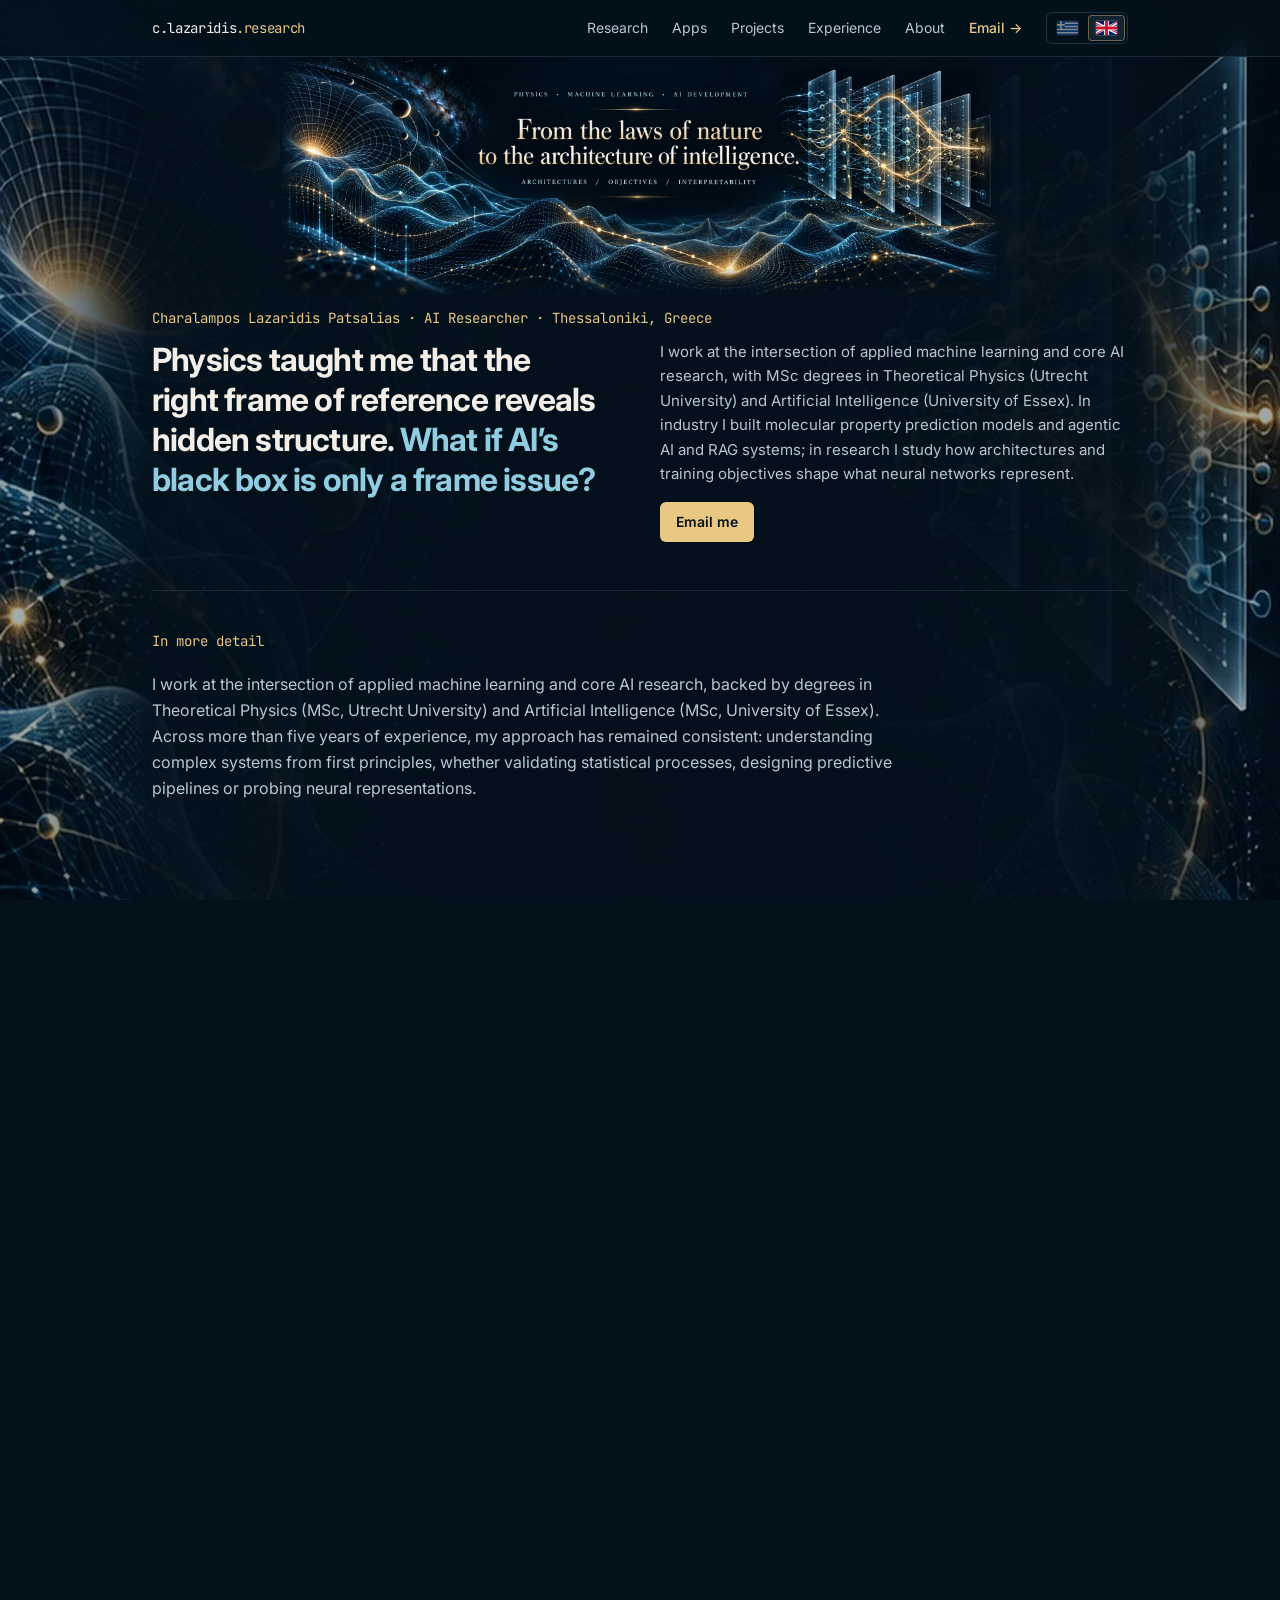
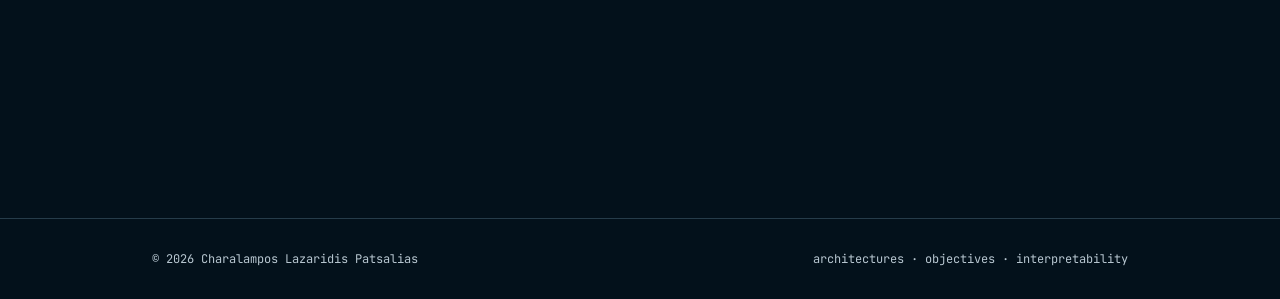
<file: index.html>
<!doctype html>
<html lang="en" class="dark">
  <head>
    <meta charset="UTF-8" />
    <meta name="viewport" content="width=device-width, initial-scale=1.0" />
    <meta name="theme-color" content="#03101a" />
    <script>
      // Pick the language before React loads (same rule as detectLang in src/i18n/lang.ts):
      // the saved choice, else Greek for an `el` browser, else English. Sets <html lang> and,
      // on the home page (the only page with the cover), preloads the cover with the matching text.
      (function () {
        var lang = 'en'
        try {
          var saved = localStorage.getItem('lang')
          if (saved === 'en' || saved === 'el') lang = saved
          else if (/^el\b/i.test(navigator.language || '')) lang = 'el'
        } catch (e) {
          if (/^el\b/i.test(navigator.language || '')) lang = 'el'
        }
        document.documentElement.lang = lang
        if (location.pathname !== '/' && location.pathname !== '/index.html') return
        var link = document.createElement('link')
        link.rel = 'preload'
        link.as = 'image'
        link.setAttribute('fetchpriority', 'high')
        link.href = lang === 'el' ? '/images/physics-ai-cover-el.webp' : '/images/physics-ai-cover.webp'
        document.head.appendChild(link)
      })()
    </script>
    <meta name="referrer" content="strict-origin-when-cross-origin" />
    <meta name="description" content="Charalampos Lazaridis Patsalias: applied machine learning and core AI research. Molecular property prediction models, agentic AI and RAG systems, and research on how architectures and training objectives shape what neural networks represent." />
    <link rel="canonical" href="https://clazaridis.com/" />
    <link rel="icon" type="image/svg+xml" href="/favicon.svg" />
    <meta property="og:type" content="website" />
    <meta property="og:url" content="https://clazaridis.com/" />
    <meta property="og:title" content="Charalampos Lazaridis Patsalias · AI Research" />
    <meta property="og:description" content="Charalampos Lazaridis Patsalias: applied machine learning and core AI research. Molecular property prediction models, agentic AI and RAG systems, and research on how architectures and training objectives shape what neural networks represent." />
    <meta property="og:image" content="https://clazaridis.com/og.png" />
    <meta name="twitter:card" content="summary_large_image" />
    <meta name="twitter:description" content="Charalampos Lazaridis Patsalias: applied machine learning and core AI research. Molecular property prediction models, agentic AI and RAG systems, and research on how architectures and training objectives shape what neural networks represent." />
    <script type="application/ld+json">{"@context":"https://schema.org","@type":"Person","name":"Charalampos Lazaridis Patsalias","url":"https://clazaridis.com/","jobTitle":"AI Researcher","alumniOf":["University of Essex","Utrecht University","Aristotle University of Thessaloniki"],"sameAs":["https://github.com/Babis1987","https://www.linkedin.com/in/charalampos-lazaridis-patsalias/","https://huggingface.co/mpampinos1987"]}</script>
    <link rel="preconnect" href="https://fonts.googleapis.com" />
    <link rel="preconnect" href="https://fonts.gstatic.com" crossorigin />
    <link
      href="https://fonts.googleapis.com/css2?family=Inter:wght@400;500;600;700;800&family=JetBrains+Mono:wght@400;500;600&display=swap"
      rel="stylesheet"
    />
    <title>Charalampos Lazaridis Patsalias · AI Research</title>
    <script
      data-goatcounter="https://clazaridis.goatcounter.com/count"
      async
      src="https://gc.zgo.at/count.js"
    ></script>
    <script type="module" crossorigin src="/assets/index-u_GeR7kb.js"></script>
    <link rel="stylesheet" crossorigin href="/assets/index-CNct_JPy.css">
  </head>
  <body>
    <div id="root"></div>
  </body>
</html>
</file>
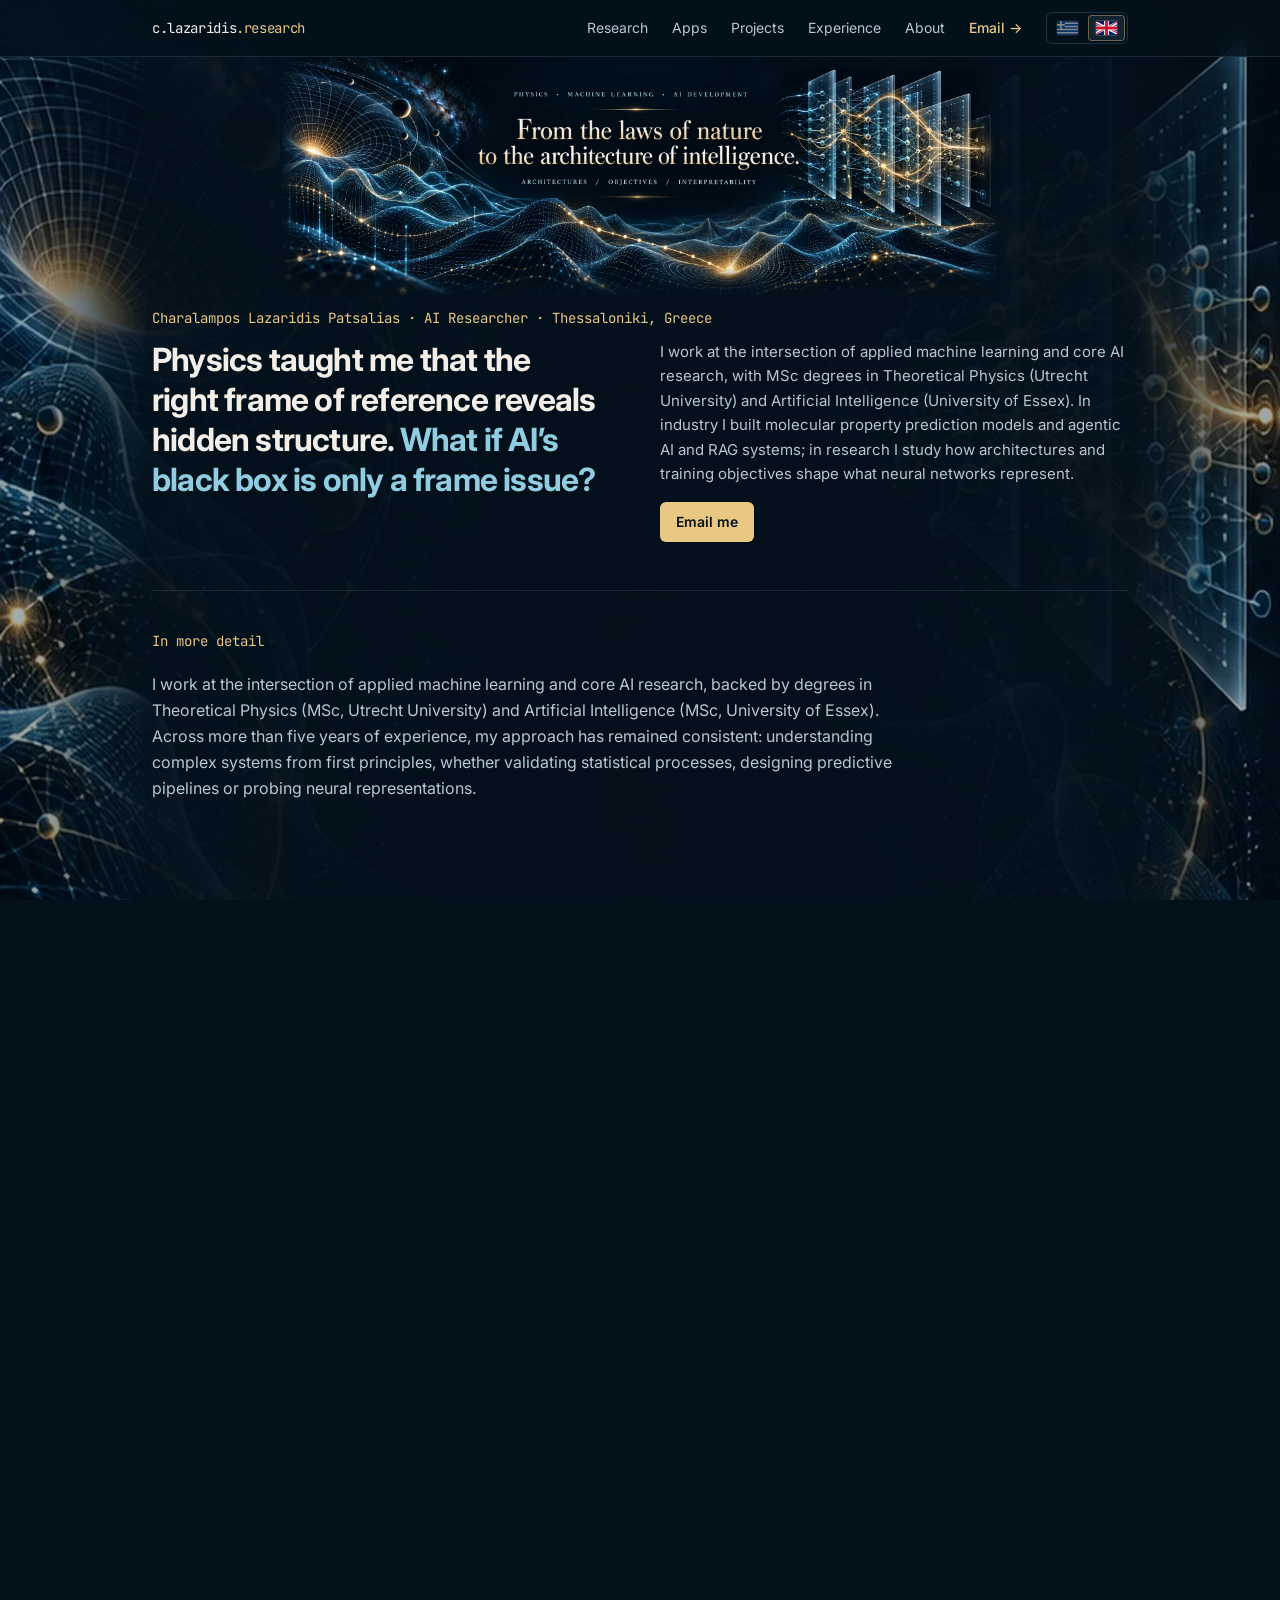
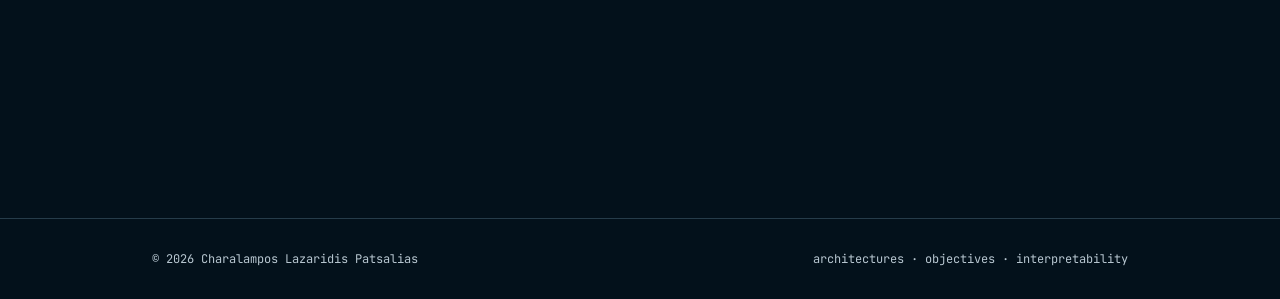
<file: about/index.html>
<!doctype html>
<html lang="en" class="dark">
  <head>
    <meta charset="UTF-8" />
    <meta name="viewport" content="width=device-width, initial-scale=1.0" />
    <meta name="theme-color" content="#03101a" />
    <script>
      // Pick the language before React loads (same rule as detectLang in src/i18n/lang.ts):
      // the saved choice, else Greek for an `el` browser, else English. Sets <html lang> and,
      // on the home page (the only page with the cover), preloads the cover with the matching text.
      (function () {
        var lang = 'en'
        try {
          var saved = localStorage.getItem('lang')
          if (saved === 'en' || saved === 'el') lang = saved
          else if (/^el\b/i.test(navigator.language || '')) lang = 'el'
        } catch (e) {
          if (/^el\b/i.test(navigator.language || '')) lang = 'el'
        }
        document.documentElement.lang = lang
        if (location.pathname !== '/' && location.pathname !== '/index.html') return
        var link = document.createElement('link')
        link.rel = 'preload'
        link.as = 'image'
        link.setAttribute('fetchpriority', 'high')
        link.href = lang === 'el' ? '/images/physics-ai-cover-el.webp' : '/images/physics-ai-cover.webp'
        document.head.appendChild(link)
      })()
    </script>
    <meta name="referrer" content="strict-origin-when-cross-origin" />
    <meta name="description" content="From physics to AI: background in physics, quantitative work, data science and applied machine learning, and how to get in touch." />
    <link rel="canonical" href="https://clazaridis.com/about/" />
    <link rel="icon" type="image/svg+xml" href="/favicon.svg" />
    <meta property="og:type" content="website" />
    <meta property="og:url" content="https://clazaridis.com/about/" />
    <meta property="og:title" content="About · Charalampos Lazaridis Patsalias" />
    <meta property="og:description" content="From physics to AI: background in physics, quantitative work, data science and applied machine learning, and how to get in touch." />
    <meta property="og:image" content="https://clazaridis.com/og.png" />
    <meta name="twitter:card" content="summary_large_image" />
    <meta name="twitter:description" content="From physics to AI: background in physics, quantitative work, data science and applied machine learning, and how to get in touch." />
    <script type="application/ld+json">{"@context":"https://schema.org","@type":"Person","name":"Charalampos Lazaridis Patsalias","url":"https://clazaridis.com/","jobTitle":"AI Researcher","alumniOf":["University of Essex","Utrecht University","Aristotle University of Thessaloniki"],"sameAs":["https://github.com/Babis1987","https://www.linkedin.com/in/charalampos-lazaridis-patsalias/","https://huggingface.co/mpampinos1987"]}</script>
    <link rel="preconnect" href="https://fonts.googleapis.com" />
    <link rel="preconnect" href="https://fonts.gstatic.com" crossorigin />
    <link
      href="https://fonts.googleapis.com/css2?family=Inter:wght@400;500;600;700;800&family=JetBrains+Mono:wght@400;500;600&display=swap"
      rel="stylesheet"
    />
    <title>About · Charalampos Lazaridis Patsalias</title>
    <script
      data-goatcounter="https://clazaridis.goatcounter.com/count"
      async
      src="https://gc.zgo.at/count.js"
    ></script>
    <script type="module" crossorigin src="/assets/index-u_GeR7kb.js"></script>
    <link rel="stylesheet" crossorigin href="/assets/index-CNct_JPy.css">
  </head>
  <body>
    <div id="root"></div>
  </body>
</html>
</file>
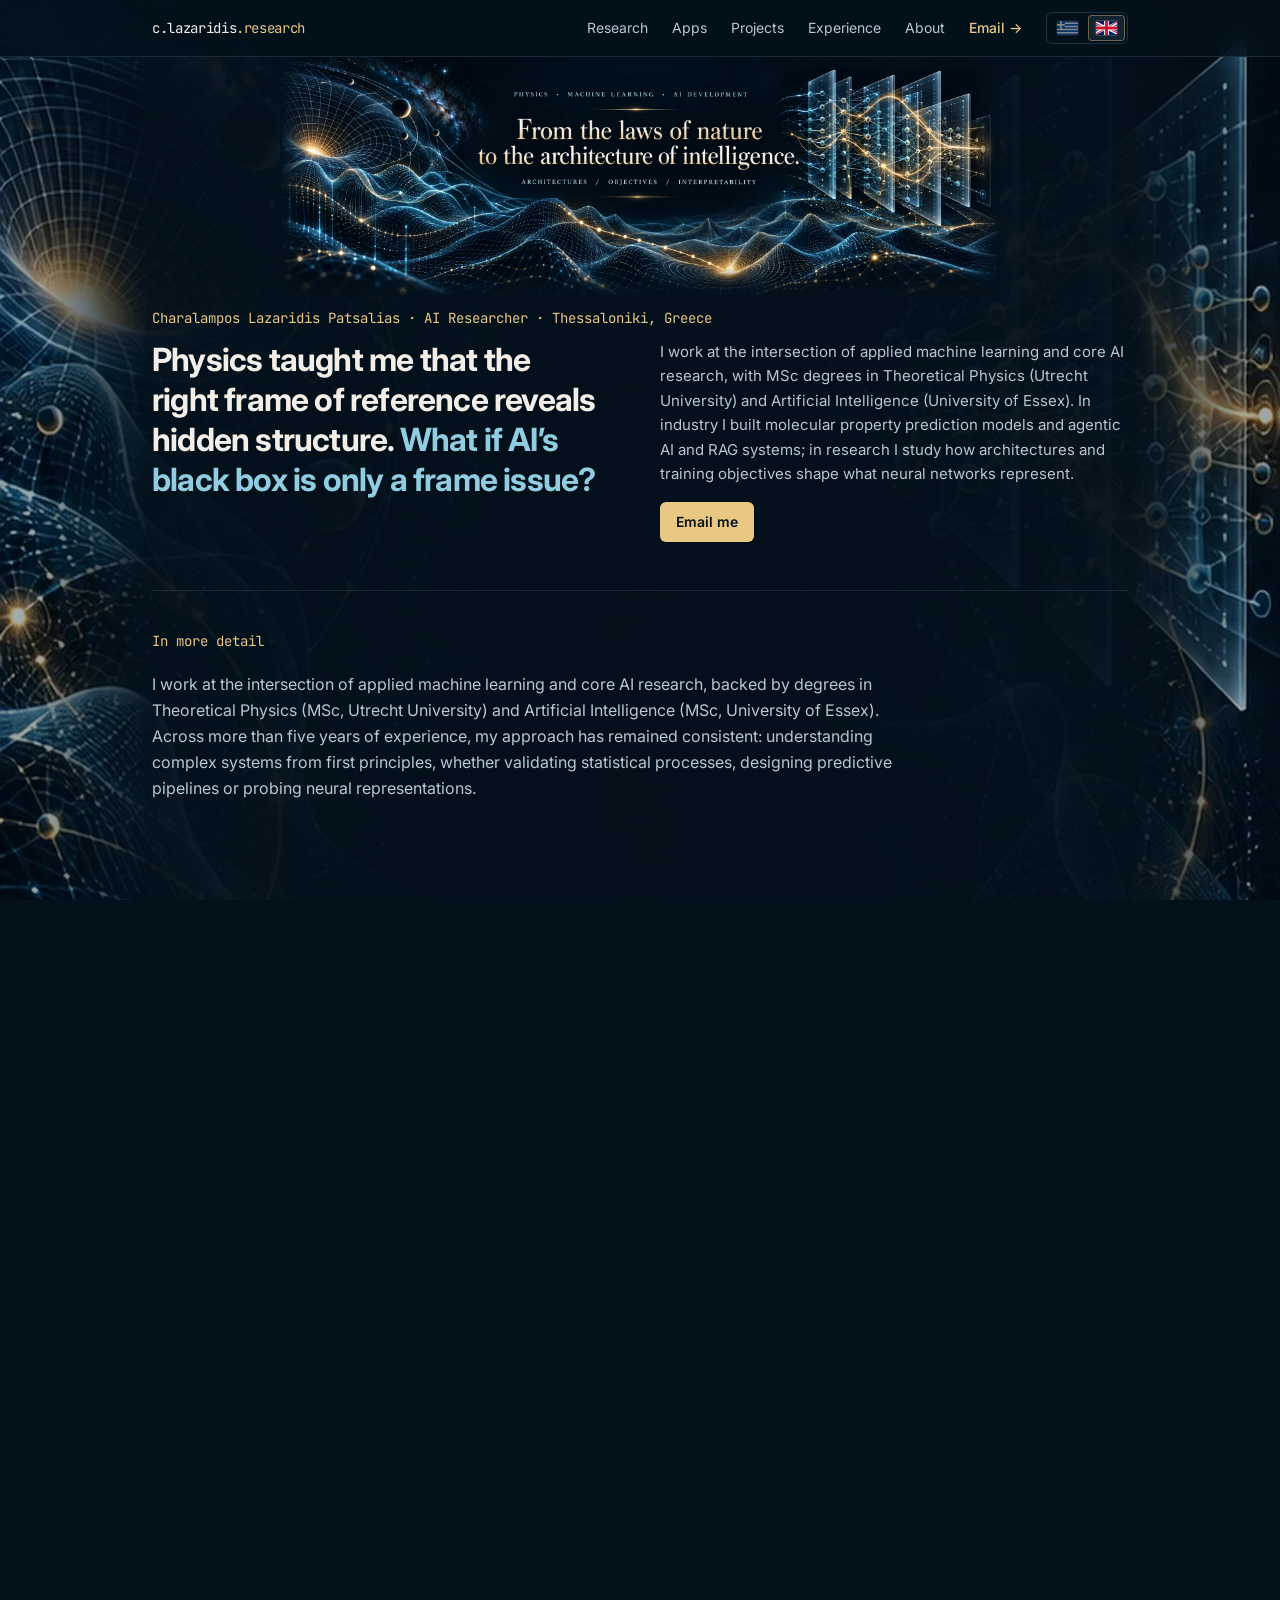
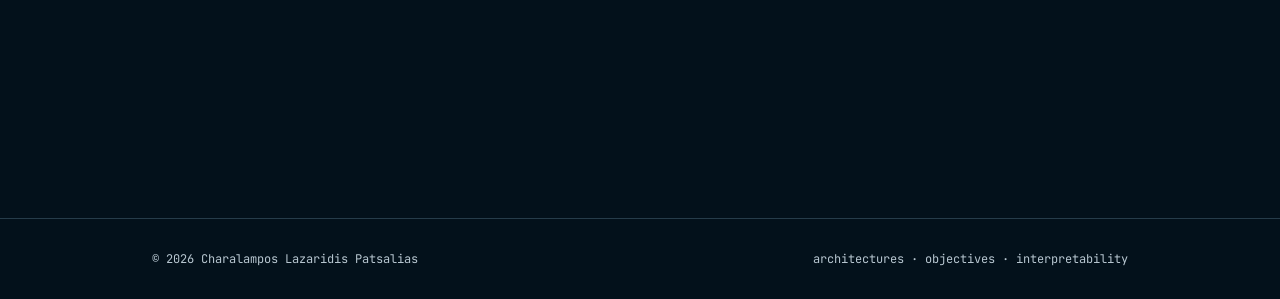
<file: apps/index.html>
<!doctype html>
<html lang="en" class="dark">
  <head>
    <meta charset="UTF-8" />
    <meta name="viewport" content="width=device-width, initial-scale=1.0" />
    <meta name="theme-color" content="#03101a" />
    <script>
      // Pick the language before React loads (same rule as detectLang in src/i18n/lang.ts):
      // the saved choice, else Greek for an `el` browser, else English. Sets <html lang> and,
      // on the home page (the only page with the cover), preloads the cover with the matching text.
      (function () {
        var lang = 'en'
        try {
          var saved = localStorage.getItem('lang')
          if (saved === 'en' || saved === 'el') lang = saved
          else if (/^el\b/i.test(navigator.language || '')) lang = 'el'
        } catch (e) {
          if (/^el\b/i.test(navigator.language || '')) lang = 'el'
        }
        document.documentElement.lang = lang
        if (location.pathname !== '/' && location.pathname !== '/index.html') return
        var link = document.createElement('link')
        link.rel = 'preload'
        link.as = 'image'
        link.setAttribute('fetchpriority', 'high')
        link.href = lang === 'el' ? '/images/physics-ai-cover-el.webp' : '/images/physics-ai-cover.webp'
        document.head.appendChild(link)
      })()
    </script>
    <meta name="referrer" content="strict-origin-when-cross-origin" />
    <meta name="description" content="Two live apps: RAG Playground, a RAG over your own documents or web pages, and an emotion recognition and image description app." />
    <link rel="canonical" href="https://clazaridis.com/apps/" />
    <link rel="icon" type="image/svg+xml" href="/favicon.svg" />
    <meta property="og:type" content="website" />
    <meta property="og:url" content="https://clazaridis.com/apps/" />
    <meta property="og:title" content="Apps · Charalampos Lazaridis Patsalias" />
    <meta property="og:description" content="Two live apps: RAG Playground, a RAG over your own documents or web pages, and an emotion recognition and image description app." />
    <meta property="og:image" content="https://clazaridis.com/og.png" />
    <meta name="twitter:card" content="summary_large_image" />
    <meta name="twitter:description" content="Two live apps: RAG Playground, a RAG over your own documents or web pages, and an emotion recognition and image description app." />
    <script type="application/ld+json">{"@context":"https://schema.org","@type":"Person","name":"Charalampos Lazaridis Patsalias","url":"https://clazaridis.com/","jobTitle":"AI Researcher","alumniOf":["University of Essex","Utrecht University","Aristotle University of Thessaloniki"],"sameAs":["https://github.com/Babis1987","https://www.linkedin.com/in/charalampos-lazaridis-patsalias/","https://huggingface.co/mpampinos1987"]}</script>
    <link rel="preconnect" href="https://fonts.googleapis.com" />
    <link rel="preconnect" href="https://fonts.gstatic.com" crossorigin />
    <link
      href="https://fonts.googleapis.com/css2?family=Inter:wght@400;500;600;700;800&family=JetBrains+Mono:wght@400;500;600&display=swap"
      rel="stylesheet"
    />
    <title>Apps · Charalampos Lazaridis Patsalias</title>
    <script
      data-goatcounter="https://clazaridis.goatcounter.com/count"
      async
      src="https://gc.zgo.at/count.js"
    ></script>
    <script type="module" crossorigin src="/assets/index-u_GeR7kb.js"></script>
    <link rel="stylesheet" crossorigin href="/assets/index-CNct_JPy.css">
  </head>
  <body>
    <div id="root"></div>
  </body>
</html>
</file>
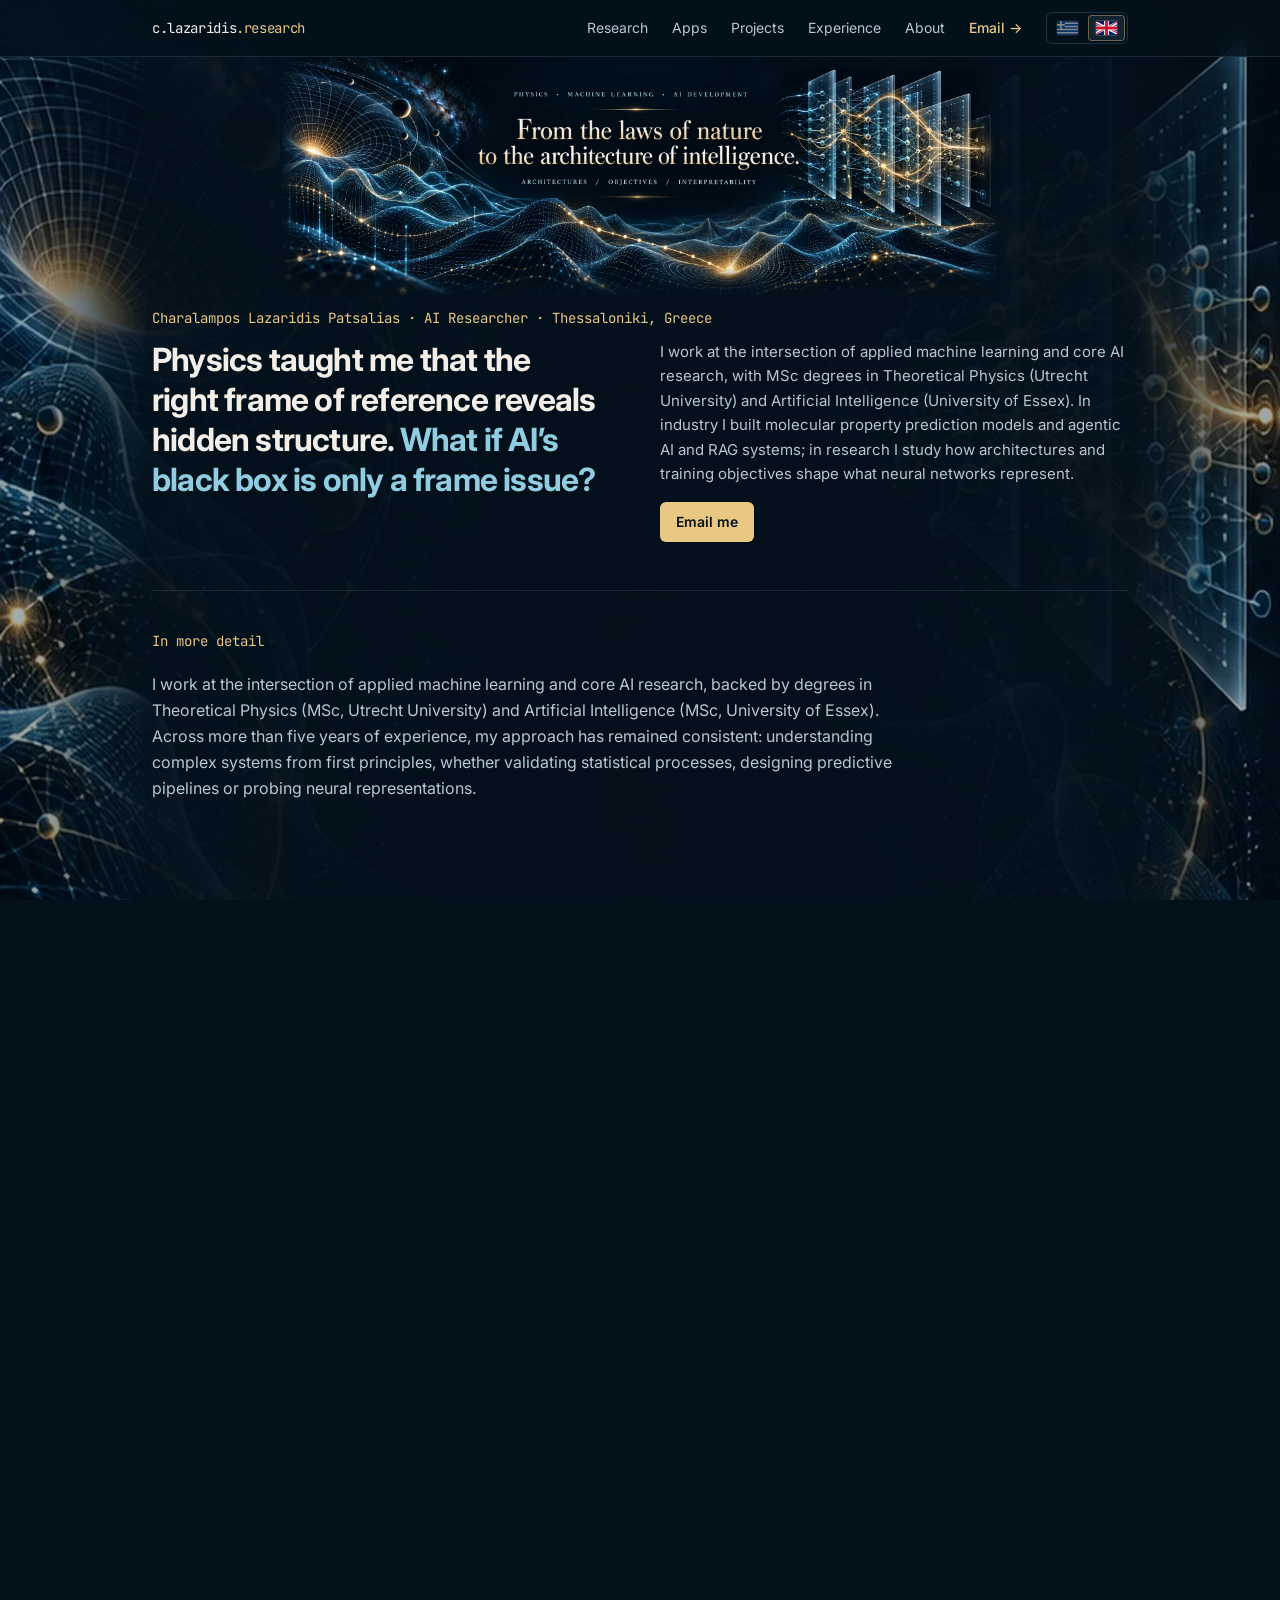
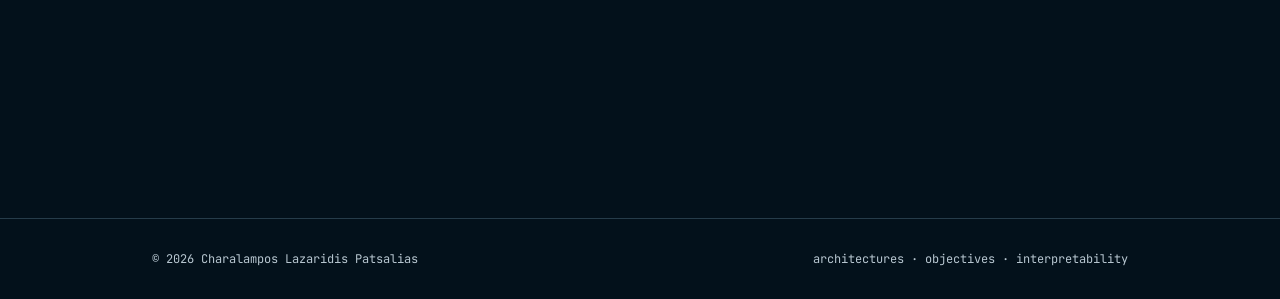
<file: experience/index.html>
<!doctype html>
<html lang="en" class="dark">
  <head>
    <meta charset="UTF-8" />
    <meta name="viewport" content="width=device-width, initial-scale=1.0" />
    <meta name="theme-color" content="#03101a" />
    <script>
      // Pick the language before React loads (same rule as detectLang in src/i18n/lang.ts):
      // the saved choice, else Greek for an `el` browser, else English. Sets <html lang> and,
      // on the home page (the only page with the cover), preloads the cover with the matching text.
      (function () {
        var lang = 'en'
        try {
          var saved = localStorage.getItem('lang')
          if (saved === 'en' || saved === 'el') lang = saved
          else if (/^el\b/i.test(navigator.language || '')) lang = 'el'
        } catch (e) {
          if (/^el\b/i.test(navigator.language || '')) lang = 'el'
        }
        document.documentElement.lang = lang
        if (location.pathname !== '/' && location.pathname !== '/index.html') return
        var link = document.createElement('link')
        link.rel = 'preload'
        link.as = 'image'
        link.setAttribute('fetchpriority', 'high')
        link.href = lang === 'el' ? '/images/physics-ai-cover-el.webp' : '/images/physics-ai-cover.webp'
        document.head.appendChild(link)
      })()
    </script>
    <meta name="referrer" content="strict-origin-when-cross-origin" />
    <meta name="description" content="Applied AI in a biotech startup: machine learning on biochemical data, LLM pipelines over scientific literature and evaluation methodology. Research focus: training objectives, architectures, interpretability." />
    <link rel="canonical" href="https://clazaridis.com/experience/" />
    <link rel="icon" type="image/svg+xml" href="/favicon.svg" />
    <meta property="og:type" content="website" />
    <meta property="og:url" content="https://clazaridis.com/experience/" />
    <meta property="og:title" content="Experience · Charalampos Lazaridis Patsalias" />
    <meta property="og:description" content="Applied AI in a biotech startup: machine learning on biochemical data, LLM pipelines over scientific literature and evaluation methodology. Research focus: training objectives, architectures, interpretability." />
    <meta property="og:image" content="https://clazaridis.com/og.png" />
    <meta name="twitter:card" content="summary_large_image" />
    <meta name="twitter:description" content="Applied AI in a biotech startup: machine learning on biochemical data, LLM pipelines over scientific literature and evaluation methodology. Research focus: training objectives, architectures, interpretability." />
    <script type="application/ld+json">{"@context":"https://schema.org","@type":"Person","name":"Charalampos Lazaridis Patsalias","url":"https://clazaridis.com/","jobTitle":"AI Researcher","alumniOf":["University of Essex","Utrecht University","Aristotle University of Thessaloniki"],"sameAs":["https://github.com/Babis1987","https://www.linkedin.com/in/charalampos-lazaridis-patsalias/","https://huggingface.co/mpampinos1987"]}</script>
    <link rel="preconnect" href="https://fonts.googleapis.com" />
    <link rel="preconnect" href="https://fonts.gstatic.com" crossorigin />
    <link
      href="https://fonts.googleapis.com/css2?family=Inter:wght@400;500;600;700;800&family=JetBrains+Mono:wght@400;500;600&display=swap"
      rel="stylesheet"
    />
    <title>Experience · Charalampos Lazaridis Patsalias</title>
    <script
      data-goatcounter="https://clazaridis.goatcounter.com/count"
      async
      src="https://gc.zgo.at/count.js"
    ></script>
    <script type="module" crossorigin src="/assets/index-u_GeR7kb.js"></script>
    <link rel="stylesheet" crossorigin href="/assets/index-CNct_JPy.css">
  </head>
  <body>
    <div id="root"></div>
  </body>
</html>
</file>
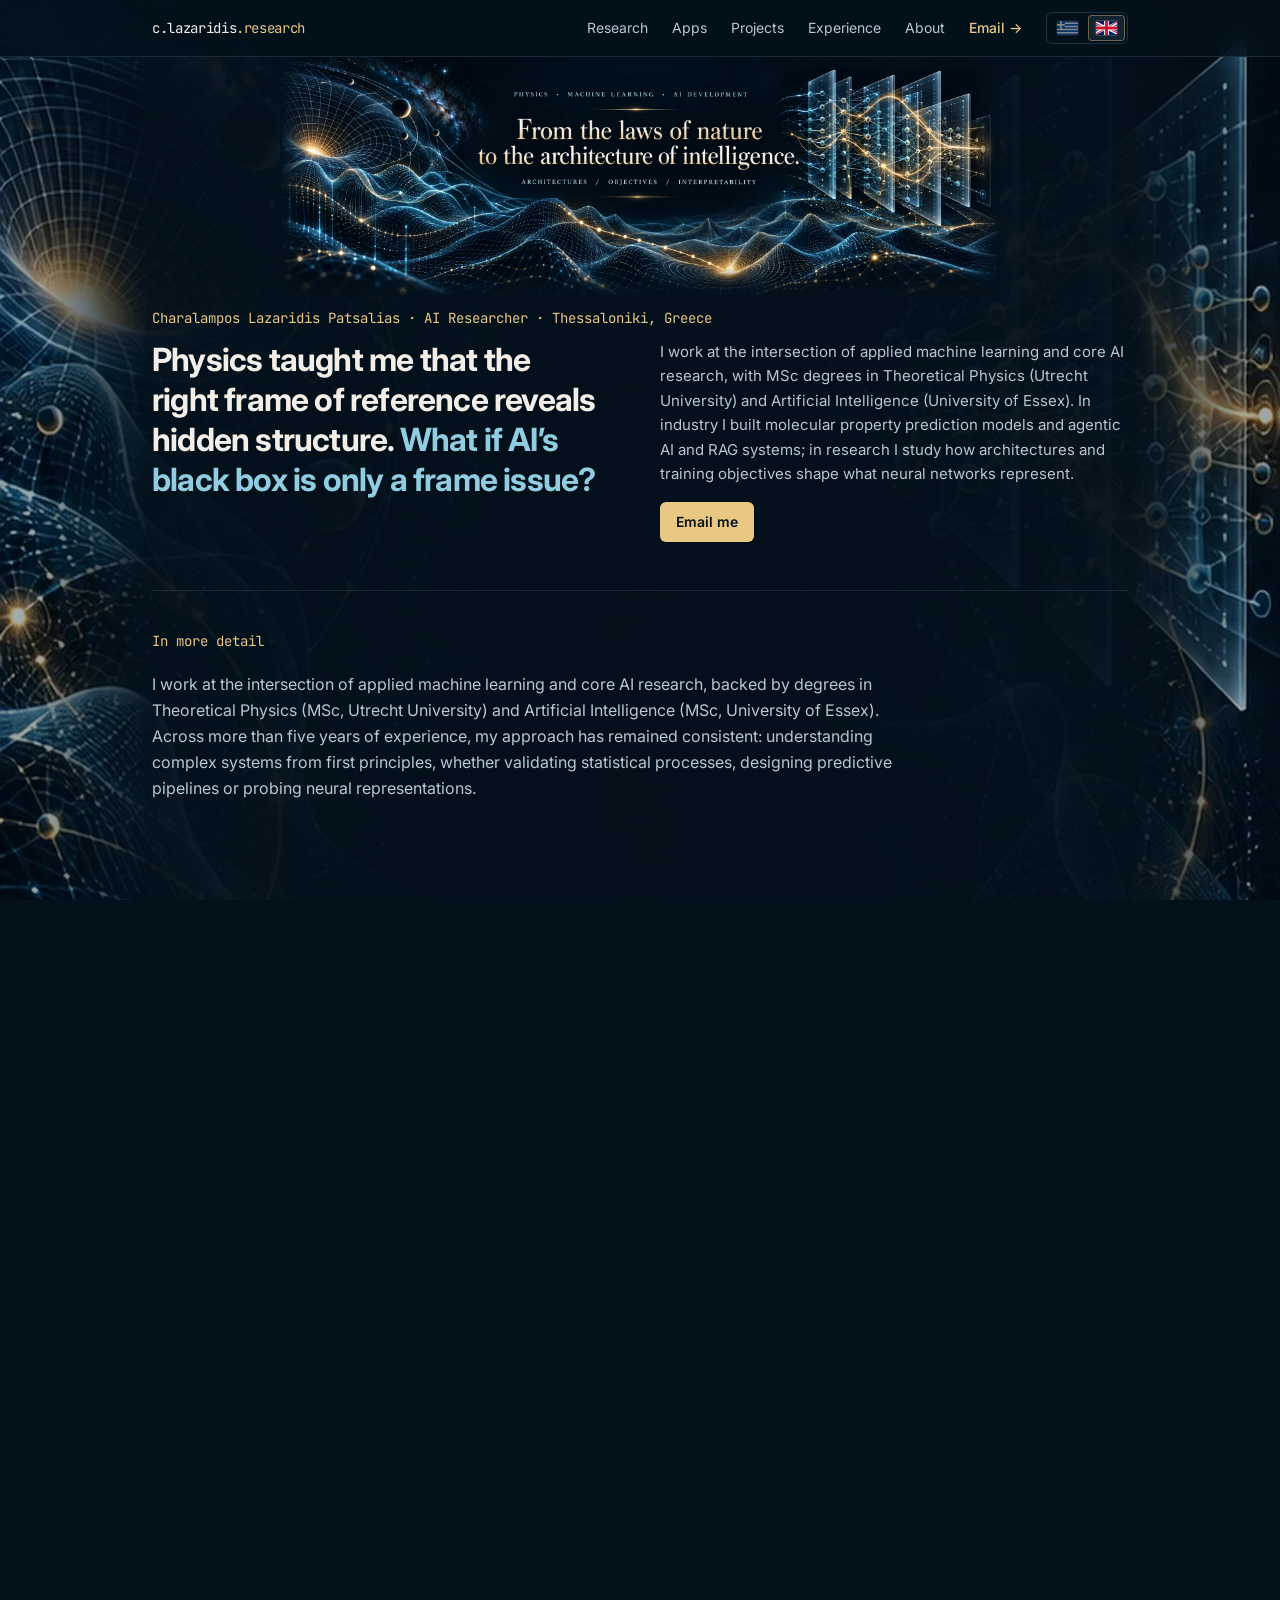
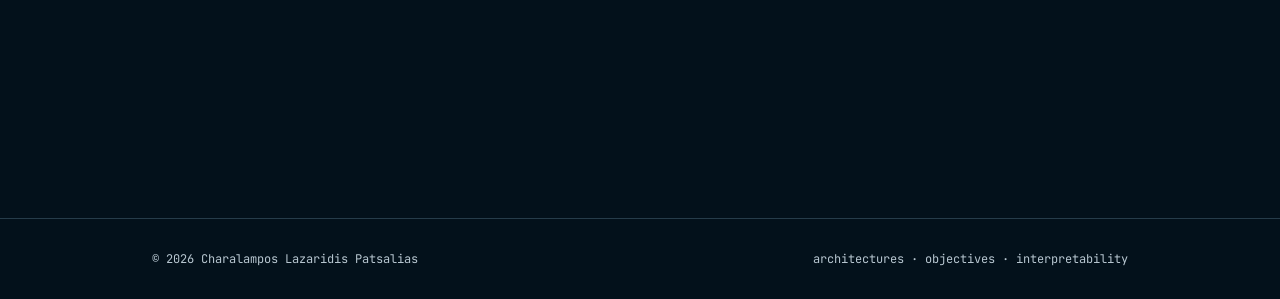
<file: projects/index.html>
<!doctype html>
<html lang="en" class="dark">
  <head>
    <meta charset="UTF-8" />
    <meta name="viewport" content="width=device-width, initial-scale=1.0" />
    <meta name="theme-color" content="#03101a" />
    <script>
      // Pick the language before React loads (same rule as detectLang in src/i18n/lang.ts):
      // the saved choice, else Greek for an `el` browser, else English. Sets <html lang> and,
      // on the home page (the only page with the cover), preloads the cover with the matching text.
      (function () {
        var lang = 'en'
        try {
          var saved = localStorage.getItem('lang')
          if (saved === 'en' || saved === 'el') lang = saved
          else if (/^el\b/i.test(navigator.language || '')) lang = 'el'
        } catch (e) {
          if (/^el\b/i.test(navigator.language || '')) lang = 'el'
        }
        document.documentElement.lang = lang
        if (location.pathname !== '/' && location.pathname !== '/index.html') return
        var link = document.createElement('link')
        link.rel = 'preload'
        link.as = 'image'
        link.setAttribute('fetchpriority', 'high')
        link.href = lang === 'el' ? '/images/physics-ai-cover-el.webp' : '/images/physics-ai-cover.webp'
        document.head.appendChild(link)
      })()
    </script>
    <meta name="referrer" content="strict-origin-when-cross-origin" />
    <meta name="description" content="Machine learning projects outside the thesis: customer churn with neural networks, Reddit topic and sentiment analysis, emotion recognition and RAG Playground, with reports and dashboards." />
    <link rel="canonical" href="https://clazaridis.com/projects/" />
    <link rel="icon" type="image/svg+xml" href="/favicon.svg" />
    <meta property="og:type" content="website" />
    <meta property="og:url" content="https://clazaridis.com/projects/" />
    <meta property="og:title" content="Projects · Charalampos Lazaridis Patsalias" />
    <meta property="og:description" content="Machine learning projects outside the thesis: customer churn with neural networks, Reddit topic and sentiment analysis, emotion recognition and RAG Playground, with reports and dashboards." />
    <meta property="og:image" content="https://clazaridis.com/og.png" />
    <meta name="twitter:card" content="summary_large_image" />
    <meta name="twitter:description" content="Machine learning projects outside the thesis: customer churn with neural networks, Reddit topic and sentiment analysis, emotion recognition and RAG Playground, with reports and dashboards." />
    <script type="application/ld+json">{"@context":"https://schema.org","@type":"Person","name":"Charalampos Lazaridis Patsalias","url":"https://clazaridis.com/","jobTitle":"AI Researcher","alumniOf":["University of Essex","Utrecht University","Aristotle University of Thessaloniki"],"sameAs":["https://github.com/Babis1987","https://www.linkedin.com/in/charalampos-lazaridis-patsalias/","https://huggingface.co/mpampinos1987"]}</script>
    <link rel="preconnect" href="https://fonts.googleapis.com" />
    <link rel="preconnect" href="https://fonts.gstatic.com" crossorigin />
    <link
      href="https://fonts.googleapis.com/css2?family=Inter:wght@400;500;600;700;800&family=JetBrains+Mono:wght@400;500;600&display=swap"
      rel="stylesheet"
    />
    <title>Projects · Charalampos Lazaridis Patsalias</title>
    <script
      data-goatcounter="https://clazaridis.goatcounter.com/count"
      async
      src="https://gc.zgo.at/count.js"
    ></script>
    <script type="module" crossorigin src="/assets/index-u_GeR7kb.js"></script>
    <link rel="stylesheet" crossorigin href="/assets/index-CNct_JPy.css">
  </head>
  <body>
    <div id="root"></div>
  </body>
</html>
</file>
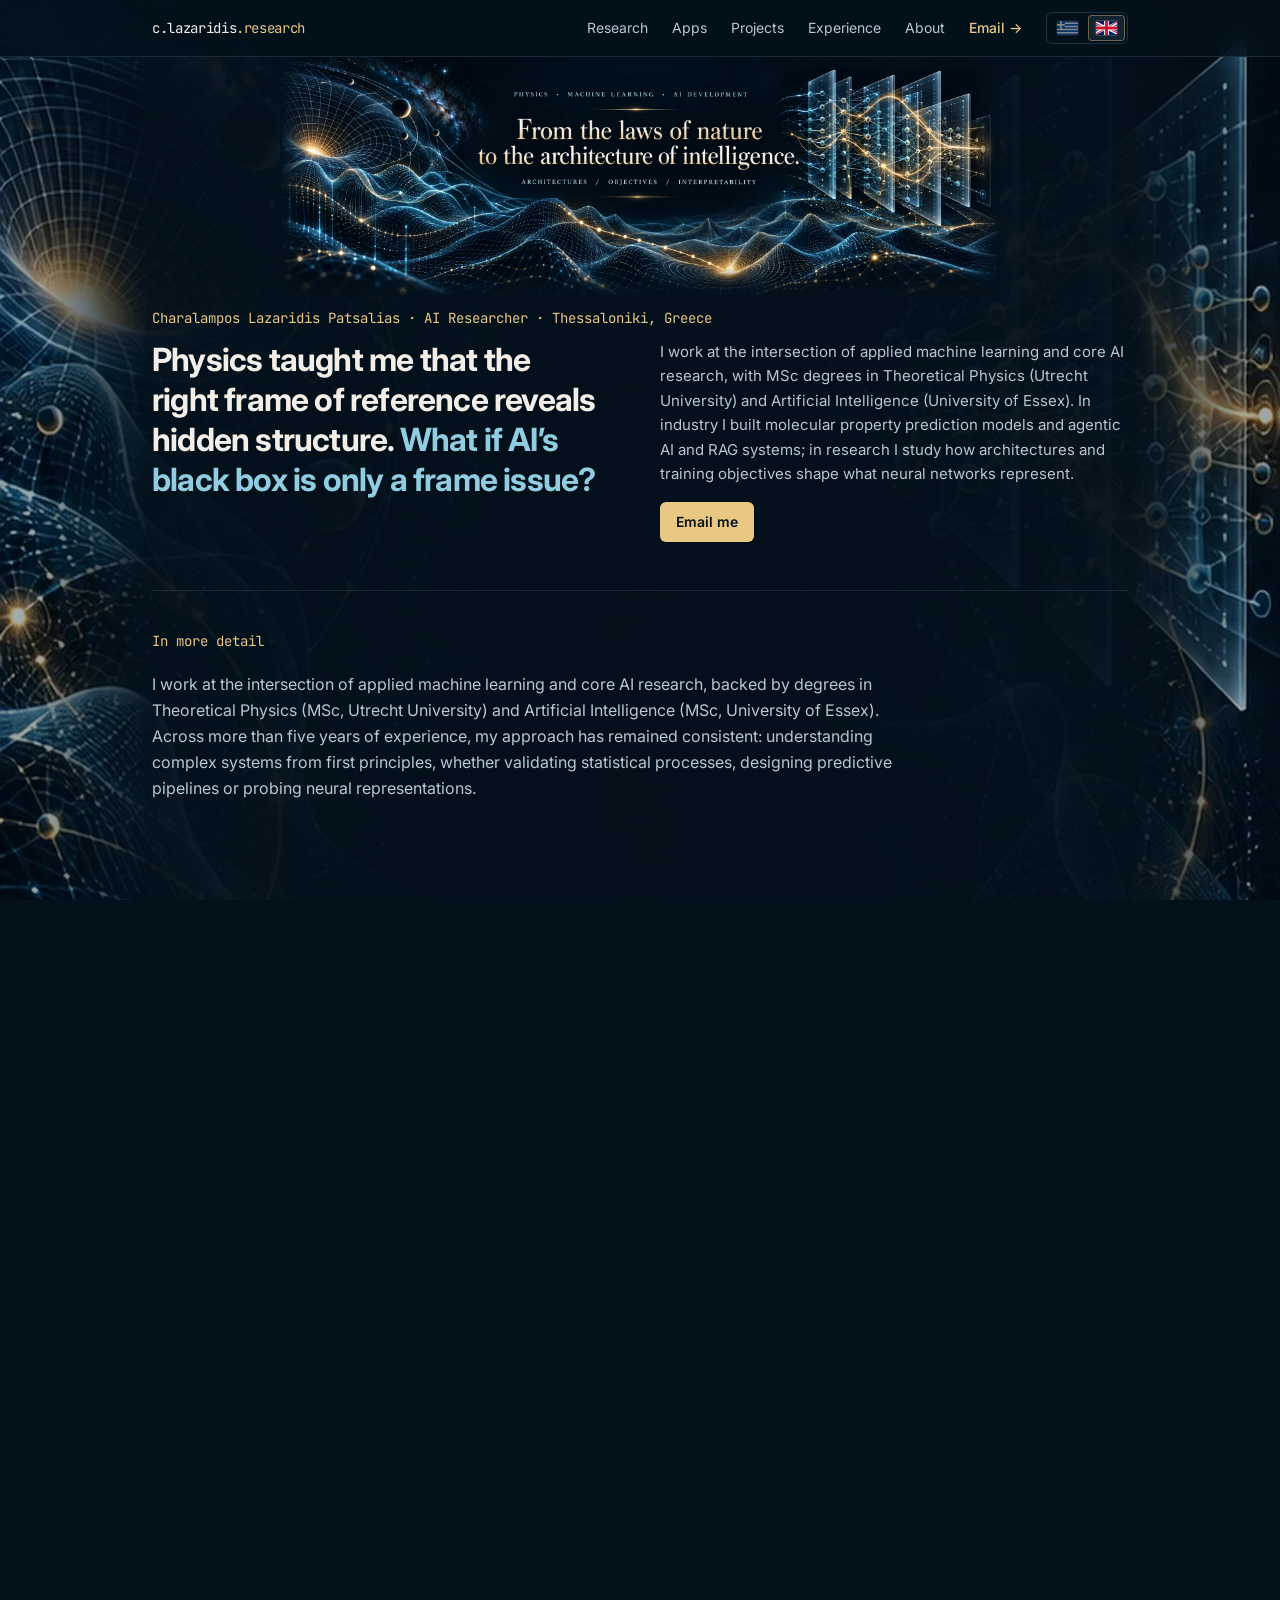
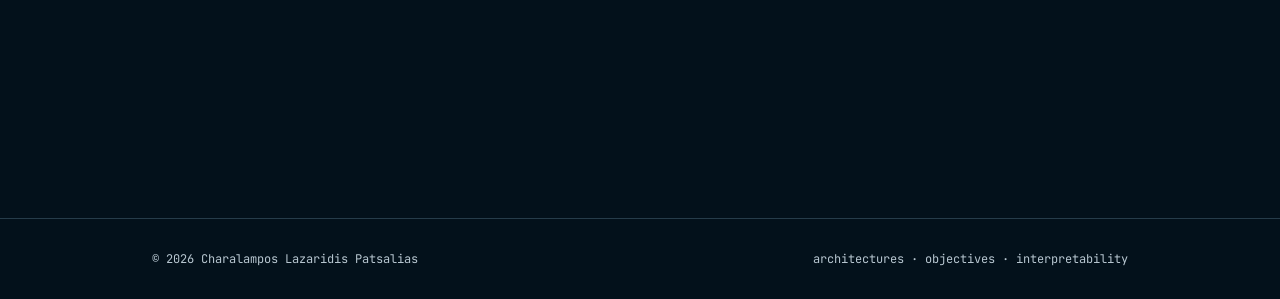
<file: research/index.html>
<!doctype html>
<html lang="en" class="dark">
  <head>
    <meta charset="UTF-8" />
    <meta name="viewport" content="width=device-width, initial-scale=1.0" />
    <meta name="theme-color" content="#03101a" />
    <script>
      // Pick the language before React loads (same rule as detectLang in src/i18n/lang.ts):
      // the saved choice, else Greek for an `el` browser, else English. Sets <html lang> and,
      // on the home page (the only page with the cover), preloads the cover with the matching text.
      (function () {
        var lang = 'en'
        try {
          var saved = localStorage.getItem('lang')
          if (saved === 'en' || saved === 'el') lang = saved
          else if (/^el\b/i.test(navigator.language || '')) lang = 'el'
        } catch (e) {
          if (/^el\b/i.test(navigator.language || '')) lang = 'el'
        }
        document.documentElement.lang = lang
        if (location.pathname !== '/' && location.pathname !== '/index.html') return
        var link = document.createElement('link')
        link.rel = 'preload'
        link.as = 'image'
        link.setAttribute('fetchpriority', 'high')
        link.href = lang === 'el' ? '/images/physics-ai-cover-el.webp' : '/images/physics-ai-cover.webp'
        document.head.appendChild(link)
      })()
    </script>
    <meta name="referrer" content="strict-origin-when-cross-origin" />
    <meta name="description" content="MSc thesis on how architecture and training objective shape what sequence models represent: Transformer vs Mamba, autoregressive vs JEPA, on Othello at three board sizes." />
    <link rel="canonical" href="https://clazaridis.com/research/" />
    <link rel="icon" type="image/svg+xml" href="/favicon.svg" />
    <meta property="og:type" content="website" />
    <meta property="og:url" content="https://clazaridis.com/research/" />
    <meta property="og:title" content="Research · Charalampos Lazaridis Patsalias" />
    <meta property="og:description" content="MSc thesis on how architecture and training objective shape what sequence models represent: Transformer vs Mamba, autoregressive vs JEPA, on Othello at three board sizes." />
    <meta property="og:image" content="https://clazaridis.com/og.png" />
    <meta name="twitter:card" content="summary_large_image" />
    <meta name="twitter:description" content="MSc thesis on how architecture and training objective shape what sequence models represent: Transformer vs Mamba, autoregressive vs JEPA, on Othello at three board sizes." />
    <script type="application/ld+json">{"@context":"https://schema.org","@type":"Person","name":"Charalampos Lazaridis Patsalias","url":"https://clazaridis.com/","jobTitle":"AI Researcher","alumniOf":["University of Essex","Utrecht University","Aristotle University of Thessaloniki"],"sameAs":["https://github.com/Babis1987","https://www.linkedin.com/in/charalampos-lazaridis-patsalias/","https://huggingface.co/mpampinos1987"]}</script>
    <link rel="preconnect" href="https://fonts.googleapis.com" />
    <link rel="preconnect" href="https://fonts.gstatic.com" crossorigin />
    <link
      href="https://fonts.googleapis.com/css2?family=Inter:wght@400;500;600;700;800&family=JetBrains+Mono:wght@400;500;600&display=swap"
      rel="stylesheet"
    />
    <title>Research · Charalampos Lazaridis Patsalias</title>
    <script
      data-goatcounter="https://clazaridis.goatcounter.com/count"
      async
      src="https://gc.zgo.at/count.js"
    ></script>
    <script type="module" crossorigin src="/assets/index-u_GeR7kb.js"></script>
    <link rel="stylesheet" crossorigin href="/assets/index-CNct_JPy.css">
  </head>
  <body>
    <div id="root"></div>
  </body>
</html>
</file>
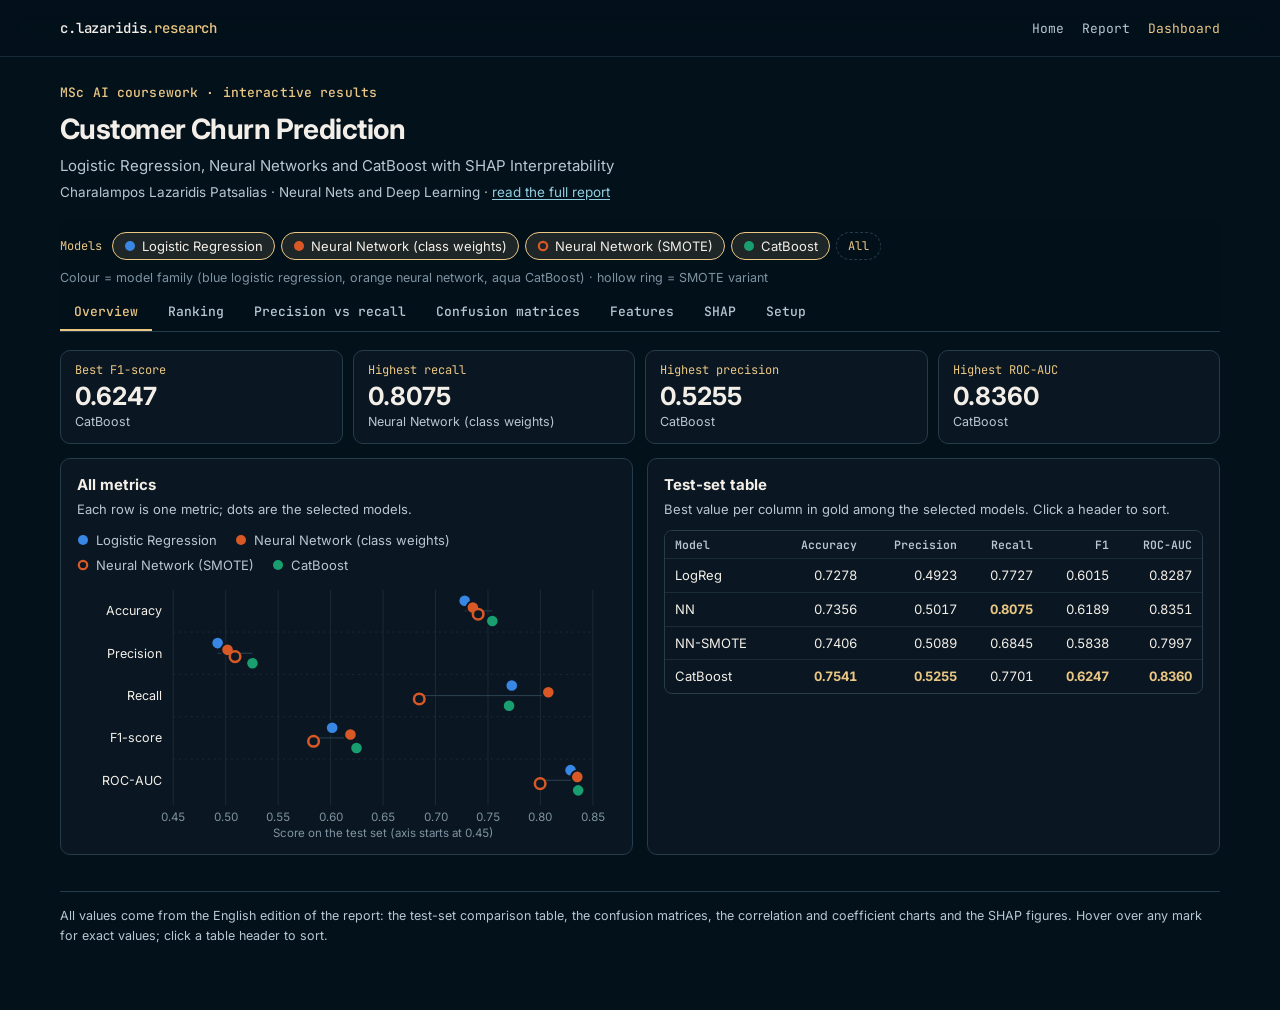
<file: churn-dashboard.html>
<!DOCTYPE html>
<html lang="en"><head><meta charset="utf-8">
<meta name="viewport" content="width=device-width, initial-scale=1">
<title>Customer churn prediction · dashboard · C. Lazaridis Patsalias</title>
<meta name="description" content="Interactive dashboard: test-set results, confusion matrices, features and SHAP explanations for the customer churn models.">
<meta name="theme-color" content="#03101a">
<link rel="preconnect" href="https://fonts.googleapis.com"><link rel="preconnect" href="https://fonts.gstatic.com" crossorigin><link href="https://fonts.googleapis.com/css2?family=Inter:wght@400;500;600;700&family=JetBrains+Mono:wght@400;500;600&display=swap" rel="stylesheet">
<style>
:root{color-scheme:dark;
--bg:#03111b;--card:#0b1823;--wash:#13232f;--ink:#f3efe8;--ink2:#b8c7d1;--muted:#7f93a1;
--grid:#1a2c39;--axis:#2c4352;--border:#263c4a;--gold:#ebc784;--link:#90cde0;
--t:#3987e5;--m:#c98500;--li:#d95926;--na:#9085e9;--ad:#199e70;--sel:#16314a;
--sans:Inter,system-ui,-apple-system,"Segoe UI",sans-serif;--mono:"JetBrains Mono",ui-monospace,Consolas,monospace}
*{box-sizing:border-box}
html{scroll-behavior:smooth;scroll-padding-top:5rem}
body{margin:0;background:var(--bg);color:var(--ink);font:16px/1.6 var(--sans);-webkit-font-smoothing:antialiased}
.site-art{position:fixed;inset:0;z-index:-1;overflow:hidden;pointer-events:none;background:var(--bg)}
.site-art::before{content:"";position:absolute;inset:0;background:url("https://clazaridis.com/assets/personal-site-bg-Du2AYjH2.webp") center top/cover no-repeat;opacity:.65}
.site-art::after{content:"";position:absolute;inset:0;width:min(100%,75rem);margin-inline:auto;
background:linear-gradient(90deg,transparent,rgba(3,17,27,.94) 9%,rgba(3,17,27,.96) 50%,rgba(3,17,27,.94) 91%,transparent)}
@media (max-width:639px){.site-art::after{background:rgba(3,17,27,.92)}}
a{color:var(--link);text-underline-offset:2px}
code{font:13px/1.4 var(--mono);background:var(--wash);padding:1px 5px;border-radius:4px;color:var(--ink)}
.topbar{position:sticky;top:0;z-index:20;background:rgba(3,17,27,.82);backdrop-filter:blur(10px);-webkit-backdrop-filter:blur(10px);border-bottom:1px solid rgba(38,60,74,.6)}
.topbar .in{display:flex;align-items:center;justify-content:space-between;gap:16px;height:56px;padding:0 20px;margin:0 auto}
.brand{font:500 14px var(--mono);color:var(--ink);text-decoration:none;letter-spacing:-.01em}
.brand span{color:var(--gold)}
.toplinks{display:flex;gap:18px;font:13px var(--mono)}
.toplinks a{color:var(--ink2);text-decoration:none}.toplinks a:hover,.toplinks a[aria-current]{color:var(--gold)}
.eyebrow{font:500 13px/1.5 var(--mono);color:var(--gold);letter-spacing:.01em;margin:0 0 10px}
.legend{display:flex;flex-wrap:wrap;gap:4px 18px;font-size:13px;color:var(--ink2);margin:0 0 6px}
.legend .k{display:inline-flex;align-items:center;gap:7px;white-space:nowrap;flex:none}
.legend svg{display:inline-block;vertical-align:middle}
svg text{font-family:var(--sans);font-size:12.5px;fill:var(--ink2)}
svg .rowlab{fill:var(--ink);font-size:13px}
svg .tick{fill:var(--muted);font-variant-numeric:tabular-nums;font-size:12px}
svg .val{fill:var(--ink2);font-variant-numeric:tabular-nums}
svg .grid{stroke:var(--grid);stroke-width:1}
svg .axis{stroke:var(--axis);stroke-width:1}
svg .ref{stroke:var(--muted);stroke-width:1;stroke-dasharray:4 4}
svg .reflab{fill:var(--muted);font-size:11.5px}
svg .ln{fill:none;stroke-width:2;stroke-linejoin:round;stroke-linecap:round}
svg .hit{fill:transparent}
svg .hit:hover{fill:#fff;fill-opacity:.04}
#tip{position:fixed;z-index:50;pointer-events:none;background:var(--ink);color:#0b1823;font:12.5px/1.45 var(--sans);
padding:7px 10px;border-radius:6px;max-width:330px;display:none;white-space:pre-line;box-shadow:0 6px 24px rgba(0,0,0,.35)}
.num{text-align:right;font-variant-numeric:tabular-nums;white-space:nowrap}
.note{font-size:14px;color:var(--ink2);border-left:3px solid var(--gold);padding:2px 0 2px 12px;margin:14px 0}

.wrap{max-width:1200px;margin:0 auto;padding:26px 20px 64px}
header.hero h1{font-size:28px;line-height:1.2;margin:0 0 8px;font-weight:700;letter-spacing:-.02em;text-wrap:balance}
header.hero .sub{margin:0 0 4px;color:var(--ink2);font-size:15px}
header.hero .meta{margin:0;color:var(--ink2);font-size:13.5px}
header.hero .meta a{white-space:nowrap}
.bar{position:sticky;top:56px;z-index:15;background:rgba(3,17,27,.9);backdrop-filter:blur(10px);-webkit-backdrop-filter:blur(10px);padding:12px 0 0;margin-top:16px;border-bottom:1px solid var(--border)}
.filters{display:flex;flex-wrap:wrap;gap:10px 26px;align-items:center}
.filters .fg{display:flex;align-items:center;flex-wrap:wrap;gap:6px 10px;transition:opacity .15s}
.filters .fg.dim{opacity:.4}
.fl{font:12px var(--mono);color:var(--gold)}
.chips{display:flex;flex-wrap:wrap;gap:6px}
.chip{display:inline-flex;align-items:center;gap:6px;font:13px var(--sans);padding:5px 11px;border:1px solid var(--border);border-radius:999px;background:var(--card);color:var(--ink2);cursor:pointer}
.chip svg{display:inline-block}
.chip[aria-pressed=true]{border-color:var(--gold);color:var(--ink);background:rgba(235,199,132,.12)}
.chip[aria-pressed=false] svg{opacity:.45}
.chip.all{font:12px var(--mono);color:var(--gold);background:transparent;border-style:dashed}
.chip:hover{border-color:var(--gold)}
.chip:focus-visible{outline:2px solid var(--link);outline-offset:1px}
.card.empty{padding:28px 24px;text-align:center}.card.empty h3{font-size:17px}
button.plain{font:13px var(--sans);padding:6px 12px;border:1px solid var(--border);border-radius:8px;background:var(--card);color:var(--ink);cursor:pointer}
button.plain:hover{border-color:var(--gold)}
svg text.grp{fill:var(--gold);font:600 12px var(--mono)}
.subh{font:600 12px var(--mono);color:var(--gold);margin:12px 0 2px}
.heat .hg{font:600 12px var(--mono);color:var(--gold);padding:8px 0 2px}
.seg{display:inline-flex;border:1px solid var(--border);border-radius:8px;overflow:hidden;background:var(--card)}
.seg button{font:inherit;font-size:13px;padding:6px 12px;border:0;background:transparent;color:var(--ink);cursor:pointer;font-family:var(--sans)}
.seg button+button{border-left:1px solid var(--border)}
.seg button[aria-pressed=true]{background:var(--gold);color:#03111b;font-weight:600}
.seg button:focus-visible,.tabs button:focus-visible,select:focus-visible{outline:2px solid var(--link);outline-offset:-2px}
.enc{margin:8px 0 0;font-size:12.5px;color:var(--muted)}
.tabs{display:flex;gap:2px;margin-top:6px;overflow-x:auto;scrollbar-width:none}
.tabs::-webkit-scrollbar{display:none}
.tabs button{flex:none;font:500 13px var(--mono);padding:9px 14px;border:0;border-bottom:2px solid transparent;background:transparent;color:var(--ink2);cursor:pointer}
.tabs button[aria-selected=true]{color:var(--gold);border-bottom-color:var(--gold)}
#panel{padding-top:18px}
.ctx{font:12.5px var(--mono);color:var(--muted);margin:0 0 12px}
.grid{display:grid;gap:14px}
.g2{grid-template-columns:repeat(auto-fit,minmax(min(100%,520px),1fr))}
.span2{grid-column:1/-1}
.card{background:rgba(11,24,35,.92);border:1px solid var(--border);border-radius:10px;padding:14px 16px;min-width:0}
.card h3{font-size:15px;margin:0 0 2px}
.card .sub{font-size:13px;color:var(--ink2);margin:0 0 10px}
.card svg.ch{display:block;width:100%;height:auto;max-width:720px}
.card svg.ch.wide{max-width:1100px}
.kpis{display:grid;grid-template-columns:repeat(auto-fit,minmax(200px,1fr));gap:10px;margin-bottom:14px}
.kpi{background:rgba(11,24,35,.92);border:1px solid var(--border);border-radius:10px;padding:11px 14px}
.kpi .l{font:12px var(--mono);color:var(--gold)}.kpi .v{font-size:25px;font-weight:700;line-height:1.3;margin-top:2px}
.kpi .d{font-size:12.5px;color:var(--ink2)}
.ctl{display:flex;flex-wrap:wrap;gap:10px 16px;align-items:center;margin-bottom:12px;font:12px var(--mono);color:var(--gold)}
.ctl select{font:13px var(--sans);padding:6px 10px;border:1px solid var(--border);border-radius:8px;background:var(--card);color:var(--ink)}
.tw{overflow:auto;border:1px solid var(--border);border-radius:8px}
.tw.scroll{max-height:440px}
table{border-collapse:collapse;width:100%;font-size:13px}
th,td{padding:6px 10px;text-align:left;border-bottom:1px solid var(--grid);white-space:nowrap}
td.wrapc{white-space:normal;min-width:220px}
tbody tr:last-child td{border-bottom:0}
th{position:sticky;top:0;background:var(--card);color:var(--ink2);font:600 11.5px var(--mono);z-index:1}
th[data-sort]{cursor:pointer;user-select:none}th[data-sort]:hover{color:var(--gold)}
tbody tr:hover td{background:rgba(255,255,255,.03)}
b.best{color:var(--gold)}
.heat{display:grid;gap:3px;font-size:12.5px}
.heat .hh{color:var(--ink2);text-align:center;padding:2px 4px;font:11.5px var(--mono)}
.heat .hl{color:var(--ink);padding:8px 10px 8px 0;white-space:nowrap}
.heat .hc{border-radius:6px;padding:8px 4px;text-align:center;font-variant-numeric:tabular-nums;font-weight:600;color:var(--ink)}
ul.find{margin:6px 0 0;padding-left:20px;font-size:14px}ul.find li{margin-bottom:7px}
.note{font-size:13px;margin:12px 0 0}
footer{margin-top:36px;padding-top:14px;border-top:1px solid var(--border);font-size:12.5px;color:var(--ink2)}
@media (max-width:640px){header.hero h1{font-size:23px}.bar{position:static}.card svg.ch{min-width:520px}.card svg.ch.wide{min-width:760px}.card{overflow-x:auto}}

:root{--c1:#3987e5;--c2:#d95926;--c3:#199e70;--c4:#c98500;--c5:#9085e9;--pos:#3987e5;--neg:#d95926}
svg .rowlab.small{font-size:12px}
svg text.strong{font-weight:700;fill:var(--ink)}
svg .val.small{font-size:11.5px}
svg .val.inbar{fill:#fff;font-weight:600}
svg .ptlab{fill:var(--ink);font-size:12.5px}
.heat{display:grid;gap:3px;font-size:13px;margin:8px 0 4px;min-width:0}
.heat .hh{color:var(--ink2);text-align:center;padding:2px 4px 4px;font:11.5px var(--mono);align-self:end;line-height:1.3}
.heat .hh.corner{text-align:left}
.heat .hl{color:var(--ink);padding:0 10px 0 0;font-size:13px;align-self:center;line-height:1.3}
.heat .hc{border-radius:6px;padding:9px 4px;text-align:center;font-variant-numeric:tabular-nums;font-weight:600;color:var(--ink);font-size:13.5px;cursor:default}
.heat .hc.diag{box-shadow:inset 0 0 0 1.5px rgba(235,199,132,.85)}
.heat .hs{display:block;font-size:11px;font-weight:400;opacity:.85;margin-top:1px}
.heat.compact .hc{padding:6px 3px;font-size:12.5px}
.heatwrap{overflow-x:auto}
.heatwrap .heat{min-width:420px}
figure.img{margin:18px 0;background:rgba(11,24,35,.9);border:1px solid var(--border);border-radius:10px;padding:14px 14px 10px}
figure.img h4{font-size:15px;margin:0 0 8px}
figure.img img{display:block;width:auto;height:auto;max-width:100%;max-height:540px;background:#fff;border-radius:6px;margin:0 auto}
figure.img.narrow img{max-width:min(100%,560px)}
figure.img.mid img{max-width:min(100%,760px)}
figure.img.small img{max-width:min(100%,520px)}
figure.img figcaption,figure.chart figcaption{font-size:13px;color:var(--ink2);margin-top:8px;line-height:1.5}
.steps{display:grid;grid-template-columns:repeat(auto-fit,minmax(160px,1fr));gap:10px;margin:16px 0;counter-reset:st}
.step{background:rgba(11,24,35,.9);border:1px solid var(--border);border-radius:10px;padding:12px 14px;position:relative}
.step .n{font:600 12px var(--mono);color:var(--gold)}
.step h4{font-size:14.5px;margin:4px 0 6px}
.step p{font-size:13.5px;color:var(--ink2);margin:0;line-height:1.5}
.pillrow{display:flex;flex-wrap:wrap;gap:6px;margin:8px 0}
.pill{font:12.5px var(--mono);padding:3px 9px;border:1px solid var(--border);border-radius:999px;color:var(--ink2);background:rgba(11,24,35,.8)}
.pill.hl{border-color:var(--gold);color:var(--gold)}
ol.rank{margin:6px 0 0;padding-left:26px;columns:2;column-gap:28px;font-size:14px}
ol.rank li{margin-bottom:3px;break-inside:avoid}
ol.rank li.top{color:var(--gold);font-weight:600}
blockquote.txt{margin:8px 0;padding:10px 14px;border-left:3px solid var(--border);background:rgba(19,35,47,.7);border-radius:0 8px 8px 0;font-size:14px;color:var(--ink2);white-space:pre-line}
blockquote.txt b{color:var(--ink)}
.chip.tiny{font-size:12px;padding:3px 9px}
.mini{font-size:12.5px;color:var(--muted)}
b.best{color:var(--gold)}
.two .tblock .tw{margin-top:0}
@media (min-width:700px){.two figure.chart svg.ch,.g2x figure.chart svg.ch{min-width:0}}
.two figure.chart{margin:8px 0}
.box ol.rank{columns:1}

.card figure.img{margin:6px 0 0;border:0;padding:0;background:transparent}
.card figure.img img{max-height:400px}
.ctl label{display:inline-flex;align-items:center;gap:8px}
.ctl span{font:12px var(--mono);color:var(--gold)}
.gallery{display:grid;grid-template-columns:repeat(auto-fill,minmax(min(100%,340px),1fr));gap:14px}
.gallery figure.img{margin:0}
@media (max-width:640px){.card .heatwrap .heat{min-width:420px}}

@media print{:root{color-scheme:light;--bg:#fff;--card:#fff;--wash:#f3f3f3;--ink:#111;--ink2:#333;--muted:#666;--grid:#ddd;--axis:#bbb;--border:#ccc;--gold:#7a5410;--link:#14507a}
.site-art,.topbar,nav.toc,.bar,#tip{display:none!important}body{background:#fff}}
</style></head>
<body>
<div class="site-art" aria-hidden="true"></div>
<div class="topbar"><div class="in" style="max-width:1200px"><a class="brand" href="https://clazaridis.com">c.lazaridis<span>.research</span></a>
<div class="toplinks"><a href="https://clazaridis.com">Home</a><a href="churn-report.html">Report</a><a href="churn-dashboard.html" aria-current="page">Dashboard</a></div></div></div>
<div class="wrap">
<header class="hero">
<p class="eyebrow">MSc AI coursework · interactive results</p>
<h1>Customer Churn Prediction</h1>
<p class="sub">Logistic Regression, Neural Networks and CatBoost with SHAP Interpretability</p>
<p class="meta">Charalampos Lazaridis Patsalias · Neural Nets and Deep Learning · <a href="churn-report.html">read the full report</a></p>
</header>
<div class="bar">
  <div class="filters" id="filters"></div>
  <p class="enc">Colour = model family (blue logistic regression, orange neural network, aqua CatBoost) · hollow ring = SMOTE variant</p>
  <div class="tabs" role="tablist" aria-label="Views" id="tabs"></div>
</div>
<div id="panel" role="tabpanel" aria-live="polite"></div>
<footer>All values come from the English edition of the report: the test-set comparison table, the confusion matrices, the correlation and coefficient charts and the SHAP figures. Hover over any mark for exact values; click a table header to sort.</footer>
</div>
<div id="tip" role="tooltip"></div>
<script>/* Shared chart builders (pure functions returning SVG/HTML strings).
   Used at build time in Node (reports) and at run time in the browser (dashboards).
   Every mark carries data-tip for the shared tooltip. */
(function (root) {
  const esc = s => String(s).replace(/[&<>"]/g, c => ({ '&': '&amp;', '<': '&lt;', '>': '&gt;', '"': '&quot;' }[c]));
  const minus = s => s.replace(/^-/, '−');
  const fx = (v, d = 2) => v == null ? '–' : minus((+v).toFixed(d));
  const sg = (v, d = 2) => v == null ? '–' : (v > 0 ? '+' : '') + minus((+v).toFixed(d));
  const th = (v, d = 0) => v == null ? '–' : minus((+v).toLocaleString('en-US', { minimumFractionDigits: d, maximumFractionDigits: d }));
  const ticks = (a, b, st) => { const o = []; for (let v = a; v <= b + st * 1e-6; v += st) o.push(+v.toFixed(8)); return o; };
  const tdOf = st => Math.abs(st - Math.round(st)) < 1e-9 ? 0 : Math.abs(st * 10 - Math.round(st * 10)) < 1e-9 ? 1 : Math.abs(st * 100 - Math.round(st * 100)) < 1e-9 ? 2 : 3;
  function niceAxis(vals, o = {}) {
    let lo = Math.min(...vals), hi = Math.max(...vals);
    if (o.zero) { lo = Math.min(lo, 0); hi = Math.max(hi, 0); }
    const span = Math.max(hi - lo, 1e-9), pad = o.pad == null ? 0.06 : o.pad;
    if (!(o.zero && lo === 0)) lo -= span * pad;
    if (!(o.zero && hi === 0)) hi += span * pad;
    if (o.cap != null) hi = Math.min(hi, o.cap);
    if (o.floor != null) lo = Math.max(lo, o.floor);
    const target = o.target || 6;
    for (const st of [.001, .002, .0025, .005, .01, .02, .025, .05, .1, .2, .25, .5, 1, 2, 2.5, 5, 10, 20, 25, 50, 100, 200, 250, 500, 1000, 2000, 2500, 5000, 10000]) {
      const a = Math.floor(lo / st + 1e-9) * st, b = Math.ceil(hi / st - 1e-9) * st;
      if ((b - a) / st <= target) return [+a.toFixed(6), +b.toFixed(6), st];
    }
    return [lo, hi, (hi - lo) / 5];
  }
  /* filled disc, or ring (hollow, same hue) as a secondary encoding */
  const mark = (cx, cy, r, color, ring, tip) => ring
    ? `<circle cx="${(+cx).toFixed(1)}" cy="${(+cy).toFixed(1)}" r="${r - 1}" fill="var(--card)" stroke="${color}" stroke-width="2.6"${tip ? ` data-tip="${esc(tip)}"` : ''}/>`
    : `<circle cx="${(+cx).toFixed(1)}" cy="${(+cy).toFixed(1)}" r="${r}" fill="${color}" stroke="var(--card)" stroke-width="2"${tip ? ` data-tip="${esc(tip)}"` : ''}/>`;
  const swatch = (color, ring) => `<svg width="12" height="12" aria-hidden="true">${ring ? `<circle cx="6" cy="6" r="4.2" fill="none" stroke="${color}" stroke-width="2.2"/>` : `<circle cx="6" cy="6" r="5" fill="${color}"/>`}</svg>`;
  const svgOpen = (W, H, title, cls = 'ch') => `<svg class="${cls}" viewBox="0 0 ${W} ${H}" role="img" aria-label="${esc(title || '')}">`;
  function xAxis(X, lo, hi, st, y0, y1, H, label, dec, cx, fmt) {
    let s = '';
    for (const t of ticks(lo, hi, st)) {
      const x = X(t).toFixed(1);
      s += `<line class="grid" x1="${x}" y1="${y0}" x2="${x}" y2="${y1}"/><text class="tick" x="${x}" y="${y1 + 16}" text-anchor="middle">${fmt ? fmt(t) : fx(t, dec == null ? tdOf(st) : dec)}</text>`;
    }
    if (label) s += `<text class="tick" x="${cx}" y="${H - 3}" text-anchor="middle">${esc(label)}</text>`;
    return s;
  }

  /* Horizontal bars. rows: [{label, value, color?, tip?, strong?, note?}]
     o: {min,max,step, dec, tickDec, xlabel, gutter, right, rowH, barH, color, title, fmt, refs:[[v,label]]} */
  function hbars(rows, o = {}) {
    const W = o.W || 720, gut = o.gutter || 170, right = o.right || 70, rh = o.rowH || 30, bh = o.barH || Math.min(18, rh - 10), top = o.top || 8;
    const vals = rows.map(r => r.value);
    let [lo, hi, st] = o.min != null ? [o.min, o.max, o.step] : niceAxis(vals, { zero: true, pad: 0.04 });
    const H = top + rh * rows.length + (o.xlabel ? 40 : 26);
    const pw = W - gut - right, X = v => gut + (Math.max(lo, Math.min(hi, v)) - lo) / (hi - lo) * pw, x0 = X(Math.max(lo, Math.min(hi, 0)));
    const dec = o.dec == null ? 2 : o.dec, fmt = o.fmt || (v => fx(v, dec));
    let s = svgOpen(W, H, o.title);
    s += xAxis(X, lo, hi, st, top, H - (o.xlabel ? 36 : 22), H, o.xlabel, o.tickDec, gut + pw / 2, o.tickFmt);
    for (const [rv, rl] of (o.refs || [])) { const x = X(rv); s += `<line class="ref" x1="${x}" y1="${top}" x2="${x}" y2="${H - (o.xlabel ? 36 : 22)}"/>${rl ? `<text class="reflab" x="${x + 4}" y="${top + 10}">${esc(rl)}</text>` : ''}`; }
    rows.forEach((r, i) => {
      const y = top + rh * i, yb = y + (rh - bh) / 2, xv = X(r.value), a = Math.min(x0, xv), w = Math.max(Math.abs(xv - x0), 1.5);
      const col = r.color || o.color || 'var(--c1)';
      s += `<text class="rowlab${r.strong ? ' strong' : ''}" x="${gut - 10}" y="${yb + bh / 2 + 4.5}" text-anchor="end">${esc(r.label)}</text>`;
      s += `<rect x="${a.toFixed(1)}" y="${yb.toFixed(1)}" width="${w.toFixed(1)}" height="${bh}" rx="3" fill="${col}"${r.dim ? ' opacity=".45"' : ''}/>`;
      const neg = r.value < 0, lab = (r.disp != null ? r.disp : fmt(r.value)) + (r.note ? ' ' + r.note : ''), lw = lab.length * 7.2;
      const inside = neg ? (a - 6 - lw < gut) : (a + w + 6 + lw > W - 2);
      const lx = inside ? (neg ? a + 6 : a + w - 6) : (neg ? a - 6 : a + w + 6), anc = inside ? (neg ? 'start' : 'end') : (neg ? 'end' : 'start');
      s += `<text class="val${r.strong ? ' strong' : ''}${inside ? ' inbar' : ''}" x="${lx.toFixed(1)}" y="${yb + bh / 2 + 4.5}" text-anchor="${anc}">${esc(lab)}</text>`;
      s += `<rect class="hit" x="0" y="${y}" width="${W}" height="${rh}" data-tip="${esc(r.tip || r.label + '\n' + fmt(r.value))}"/>`;
    });
    if (lo < 0) s += `<line class="axis" x1="${x0}" y1="${top}" x2="${x0}" y2="${H - (o.xlabel ? 36 : 22)}"/>`;
    return s + '</svg>';
  }

  /* Dot rows: one row per item, several coloured dots per row on a shared (possibly truncated) axis.
     rows: [{label, vals:{key:v}}]; series: [{key,label,color}] */
  function dotrows(rows, series, o = {}) {
    const W = o.W || 720, gut = o.gutter || 130, right = o.right || 24, rh = o.rowH || 44, top = 8, off = o.offset || 7;
    const all = rows.flatMap(r => series.map(s => r.vals[s.key]).filter(v => v != null));
    let [lo, hi, st] = o.min != null ? [o.min, o.max, o.step] : niceAxis(all, { pad: 0.08, cap: o.cap });
    const H = top + rh * rows.length + (o.xlabel ? 40 : 26), pw = W - gut - right;
    const X = v => gut + (v - lo) / (hi - lo) * pw, dec = o.dec == null ? 4 : o.dec;
    let s = svgOpen(W, H, o.title);
    s += xAxis(X, lo, hi, st, top, H - (o.xlabel ? 36 : 22), H, o.xlabel, o.tickDec, gut + pw / 2);
    rows.forEach((r, i) => {
      const y = top + rh * i + rh / 2;
      if (i) s += `<line class="grid" x1="${gut}" y1="${y - rh / 2}" x2="${W - right}" y2="${y - rh / 2}" stroke-dasharray="2 4"/>`;
      s += `<text class="rowlab" x="${gut - 12}" y="${y + 4.5}" text-anchor="end">${esc(r.label)}</text>`;
      const pres = series.filter(sr => r.vals[sr.key] != null);
      if (pres.length > 1) {
        const vs = pres.map(sr => r.vals[sr.key]);
        s += `<line class="axis" x1="${X(Math.min(...vs))}" y1="${y}" x2="${X(Math.max(...vs))}" y2="${y}" stroke-width="2"/>`;
      }
      const allTip = r.label + '\n' + pres.map(sr => `${sr.label}: ${fx(r.vals[sr.key], dec)}`).join('\n');
      s += `<rect class="hit" x="0" y="${y - rh / 2}" width="${gut}" height="${rh}" data-tip="${esc(allTip)}"/>`;
      pres.forEach((sr, j) => {
        const yy = y + (pres.length > 1 ? (j - (pres.length - 1) / 2) * off : 0);
        s += mark(X(r.vals[sr.key]), yy, 6.5, sr.color, sr.ring, r.label + ' · ' + sr.label + '\n' + fx(r.vals[sr.key], dec));
      });
    });
    return s + '</svg>';
  }

  /* Grouped horizontal bars: groups [{label, vals:{key:v}}], series [{key,label,color}] */
  function groupbars(groups, series, o = {}) {
    const W = o.W || 720, gut = o.gutter || 150, right = o.right || 64, bh = o.barH || 13, gap = 3, pad = 14, top = 8;
    const gh = series.length * (bh + gap) - gap + pad;
    const all = groups.flatMap(g => series.map(s => g.vals[s.key]).filter(v => v != null));
    let [lo, hi, st] = o.min != null ? [o.min, o.max, o.step] : niceAxis(all, { zero: true, pad: 0.04 });
    const H = top + gh * groups.length + (o.xlabel ? 40 : 26), pw = W - gut - right;
    const X = v => gut + (Math.max(lo, Math.min(hi, v)) - lo) / (hi - lo) * pw, x0 = X(Math.max(lo, 0));
    const dec = o.dec == null ? 2 : o.dec, fmt = o.fmt || (v => fx(v, dec));
    let s = svgOpen(W, H, o.title);
    s += xAxis(X, lo, hi, st, top, H - (o.xlabel ? 36 : 22), H, o.xlabel, o.tickDec, gut + pw / 2, o.tickFmt);
    groups.forEach((g, i) => {
      const y0 = top + gh * i + pad / 2;
      if (i) s += `<line class="grid" x1="0" y1="${y0 - pad / 2}" x2="${W - right}" y2="${y0 - pad / 2}" stroke-dasharray="2 4"/>`;
      s += `<text class="rowlab" x="${gut - 10}" y="${y0 + (gh - pad) / 2 + 4.5}" text-anchor="end">${esc(g.label)}</text>`;
      series.forEach((sr, j) => {
        const v = g.vals[sr.key]; if (v == null) return;
        const y = y0 + j * (bh + gap), xv = X(v), a = Math.min(x0, xv), w = Math.max(Math.abs(xv - x0), 1.5);
        s += `<rect x="${a.toFixed(1)}" y="${y}" width="${w.toFixed(1)}" height="${bh}" rx="2" fill="${sr.color}"/>`;
        s += `<text class="val small" x="${(v < 0 ? a - 5 : a + w + 5).toFixed(1)}" y="${y + bh - 2.5}" text-anchor="${v < 0 ? 'end' : 'start'}">${fmt(v)}</text>`;
      });
      const tip = g.label + '\n' + series.filter(sr => g.vals[sr.key] != null).map(sr => `${sr.label}: ${fmt(g.vals[sr.key])}`).join('\n');
      s += `<rect class="hit" x="0" y="${y0 - pad / 2}" width="${W}" height="${gh}" data-tip="${esc(tip)}"/>`;
    });
    if (lo < 0) s += `<line class="axis" x1="${x0}" y1="${top}" x2="${x0}" y2="${H - (o.xlabel ? 36 : 22)}"/>`;
    return s + '</svg>';
  }

  /* Dumbbell: rows [{label, a, b}] with two series styles */
  function dumbbell(rows, o = {}) {
    const W = o.W || 720, gut = o.gutter || 250, right = o.right || 24, rh = o.rowH || 24, top = 8;
    const all = rows.flatMap(r => [r.a, r.b]);
    let [lo, hi, st] = o.min != null ? [o.min, o.max, o.step] : niceAxis(all, { zero: true, pad: 0.05 });
    const H = top + rh * rows.length + (o.xlabel ? 40 : 26), pw = W - gut - right, X = v => gut + (v - lo) / (hi - lo) * pw;
    const dec = o.dec == null ? 3 : o.dec;
    let s = svgOpen(W, H, o.title);
    s += xAxis(X, lo, hi, st, top, H - (o.xlabel ? 36 : 22), H, o.xlabel, o.tickDec, gut + pw / 2);
    s += `<line class="axis" x1="${X(0)}" y1="${top}" x2="${X(0)}" y2="${H - (o.xlabel ? 36 : 22)}"/>`;
    rows.forEach((r, i) => {
      const y = top + rh * i + rh / 2;
      s += `<text class="rowlab small" x="${gut - 10}" y="${y + 4}" text-anchor="end">${esc(r.label)}</text>`;
      s += `<line x1="${X(r.a)}" y1="${y}" x2="${X(r.b)}" y2="${y}" stroke="var(--muted)" stroke-width="2"/>`;
      s += `<circle cx="${X(r.b).toFixed(1)}" cy="${y}" r="7" fill="var(--card)" stroke="${o.cb || 'var(--c2)'}" stroke-width="2.2"/>`;
      s += `<circle cx="${X(r.a).toFixed(1)}" cy="${y}" r="3.6" fill="${o.ca || 'var(--c1)'}"/>`;
      s += `<rect class="hit" x="0" y="${y - rh / 2}" width="${W}" height="${rh}" data-tip="${esc(`${r.label}\n${o.la || 'A'}: ${sg(r.a, dec)}\n${o.lb || 'B'}: ${sg(r.b, dec)}${Math.abs(r.a - r.b) > 1e-9 ? '\nDifference: ' + sg(r.b - r.a, dec) : '\nIdentical'}`)}"/>`;
    });
    return s + '</svg>';
  }

  /* Heat grid (HTML). M: rows of numbers; o: {rl, cl, mode:'seq'|'div', max, dec, rgb, rgbNeg, tip(i,j,v), corner, diag, rowLabelW} */
  function heat(M, o = {}) {
    const n = M[0].length, flat = M.flat();
    const max = o.max != null ? o.max : Math.max(...flat.map(Math.abs));
    const rgb = o.rgb || '57,135,229', rgbNeg = o.rgbNeg || '217,89,38', dec = o.dec == null ? 0 : o.dec;
    const fmt = o.fmt || (v => o.thousands ? th(v, dec) : fx(v, dec));
    let s = `<div class="heat${o.compact ? ' compact' : ''}" style="${o.maxW ? `max-width:${o.maxW}px;` : ''}grid-template-columns:${o.rowLabelW || 'minmax(90px,auto)'} repeat(${n},minmax(${o.cellMin || 56}px,1fr))">`;
    s += `<div class="hh corner">${esc(o.corner || '')}</div>` + o.cl.map(c => `<div class="hh">${esc(c)}</div>`).join('');
    M.forEach((row, i) => {
      s += `<div class="hl">${esc(o.rl[i])}</div>`;
      row.forEach((v, j) => {
        const a = v == null ? 0 : 0.07 + 0.78 * Math.min(1, Math.abs(v) / max);
        const col = v != null && v < 0 && o.mode === 'div' ? rgbNeg : rgb;
        const strong = a > 0.55;
        const tip = o.tip ? o.tip(i, j, v) : `${o.rl[i]} · ${o.cl[j]}\n${fmt(v)}`;
        s += `<div class="hc${o.diag && i === j ? ' diag' : ''}" style="background:rgba(${col},${a.toFixed(2)});${strong ? 'color:#fff' : ''}" data-tip="${esc(tip)}">${o.label ? o.label(i, j, v) : v == null ? '–' : fmt(v)}${o.sub ? `<span class="hs">${o.sub(i, j, v)}</span>` : ''}</div>`;
      });
    });
    return s + '</div>';
  }

  /* SHAP-style waterfall, horizontal. items in display order (top first); cumulative built from the bottom. */
  function waterfall(base, items, o = {}) {
    const W = o.W || 720, gut = o.gutter || 170, right = o.right || 40, rh = o.rowH || 30, bh = 18, top = 26;
    const n = items.length, ends = new Array(n); let cur = base;
    for (let i = n - 1; i >= 0; i--) { const st = cur; cur += items[i].v; ends[i] = [st, cur]; }
    const final = o.final != null ? o.final : cur;
    const all = ends.flat().concat([base, final]);
    let [lo, hi, st] = o.min != null ? [o.min, o.max, o.step] : niceAxis(all, { pad: 0.05 });
    const H = top + rh * n + 44, pw = W - gut - right, X = v => gut + (v - lo) / (hi - lo) * pw;
    let s = svgOpen(W, H, o.title);
    s += xAxis(X, lo, hi, st, top, H - 36, H, o.xlabel, o.tickDec, gut + pw / 2);
    s += `<line class="ref" x1="${X(base)}" y1="${top}" x2="${X(base)}" y2="${H - 36}"/>`;
    s += `<line class="ref" x1="${X(final)}" y1="${top - 6}" x2="${X(final)}" y2="${top + rh}"/>`;
    s += `<text class="reflab" x="${X(final)}" y="${top - 10}" text-anchor="middle">${esc(o.finalLabel || 'f(x) = ' + fx(final, 3))}</text>`;
    const nearR = X(base) > W - right - 110;
    s += `<text class="reflab" x="${(X(base) + (nearR ? -6 : 6)).toFixed(1)}" y="${H - 40}" text-anchor="${nearR ? 'end' : 'start'}">${esc(o.baseLabel || 'E[f(X)] = ' + fx(base, 3))}</text>`;
    items.forEach((it, i) => {
      const y = top + rh * i, yb = y + (rh - bh) / 2, [a0, a1] = ends[i], xa = X(Math.min(a0, a1)), w = Math.max(Math.abs(X(a1) - X(a0)), 1.5);
      const col = it.v >= 0 ? (o.cpos || 'var(--c2)') : (o.cneg || 'var(--c1)');
      s += `<text class="rowlab" x="${gut - 10}" y="${yb + 13.5}" text-anchor="end">${esc(it.label)}</text>`;
      s += `<rect x="${xa.toFixed(1)}" y="${yb}" width="${w.toFixed(1)}" height="${bh}" rx="2" fill="${col}"/>`;
      if (i < n - 1) s += `<line x1="${X(a0)}" y1="${yb + bh}" x2="${X(a0)}" y2="${yb + rh}" stroke="var(--muted)" stroke-dasharray="2 2"/>`;
      const lbl = sg(it.v, o.dec == null ? 2 : o.dec), inside = w > 46;
      s += inside ? `<text class="val inbar" x="${(xa + w / 2).toFixed(1)}" y="${yb + 13.5}" text-anchor="middle">${lbl}</text>`
                  : `<text class="val" x="${(it.v >= 0 ? xa + w + 5 : xa - 5).toFixed(1)}" y="${yb + 13.5}" text-anchor="${it.v >= 0 ? 'start' : 'end'}">${lbl}</text>`;
      s += `<rect class="hit" x="0" y="${y}" width="${W}" height="${rh}" data-tip="${esc(`${it.label}\nSHAP contribution ${lbl}`)}"/>`;
    });
    return s + '</svg>';
  }

  /* Labelled scatter. pts: [{x,y,label,color,tip,dx,dy,anchor}] */
  function scatter(pts, o = {}) {
    const W = o.W || 720, H = o.H || 360, l = o.left || 62, r = o.right || 24, t = 14, b = 46;
    let [xl, xh, xs] = o.x || niceAxis(pts.map(p => p.x), { pad: 0.15 });
    let [yl, yh, ys] = o.y || niceAxis(pts.map(p => p.y), { pad: 0.15 });
    const pw = W - l - r, ph = H - t - b, X = v => l + (v - xl) / (xh - xl) * pw, Y = v => t + ph * (1 - (v - yl) / (yh - yl));
    let s = svgOpen(W, H, o.title);
    for (const v of ticks(yl, yh, ys)) s += `<line class="grid" x1="${l}" y1="${Y(v)}" x2="${W - r}" y2="${Y(v)}"/><text class="tick" x="${l - 8}" y="${Y(v) + 4}" text-anchor="end">${fx(v, o.yDec == null ? tdOf(ys) : o.yDec)}</text>`;
    for (const v of ticks(xl, xh, xs)) s += `<line class="grid" x1="${X(v)}" y1="${t}" x2="${X(v)}" y2="${t + ph}"/><text class="tick" x="${X(v)}" y="${t + ph + 17}" text-anchor="middle">${fx(v, o.xDec == null ? tdOf(xs) : o.xDec)}</text>`;
    s += `<text class="tick" x="${l + pw / 2}" y="${H - 4}" text-anchor="middle">${esc(o.xlabel || '')}</text>`;
    s += `<text class="tick" transform="translate(14 ${t + ph / 2}) rotate(-90)" text-anchor="middle">${esc(o.ylabel || '')}</text>`;
    if (o.extra) s += o.extra(X, Y);
    pts.forEach(p => {
      s += mark(X(p.x), Y(p.y), p.r || 7, p.color || 'var(--c1)', p.ring, p.tip || p.label);
      s += `<text class="ptlab" x="${(X(p.x) + (p.dx == null ? 11 : p.dx)).toFixed(1)}" y="${(Y(p.y) + (p.dy == null ? 4 : p.dy)).toFixed(1)}" text-anchor="${p.anchor || 'start'}">${esc(p.label)}</text>`;
    });
    return s + '</svg>';
  }

  /* 24-hour strip coloured by category. assign: array[24] of keys; cats {key:{label,color}} */
  function strip24(assign, cats, o = {}) {
    const W = o.W || 720, l = 8, r = 8, top = 6, h = 34, pw = W - l - r, cw = pw / 24, H = top + h + 26;
    let s = svgOpen(W, H, o.title);
    assign.forEach((k, i) => {
      const x = l + i * cw;
      s += `<rect x="${(x + 1).toFixed(1)}" y="${top}" width="${(cw - 2).toFixed(1)}" height="${h}" rx="3" fill="${cats[k].color}" data-tip="${esc(`${String(i).padStart(2, '0')}:00\n${cats[k].label}`)}"/>`;
      if (i % (o.every || 1) === 0) s += `<text class="tick" x="${(x + cw / 2).toFixed(1)}" y="${top + h + 16}" text-anchor="middle">${i}</text>`;
    });
    return s + '</svg>';
  }

  /* Sortable table. head: [{k,label,num,dec,fmt}], rows: [{...}], o: {id, sort:{k,dir}, best:{k:'max'|'min'}, wrap:[k]} */
  function table(head, rows, o = {}) {
    let rs = rows.slice();
    if (o.sort && o.sort.k) {
      const k = o.sort.k, d = o.sort.dir || -1;
      rs.sort((a, b) => { const x = a[k], y = b[k]; if (typeof x === 'number' && typeof y === 'number') return d * (x - y); return d * String(x).localeCompare(String(y)); });
    }
    const best = {};
    for (const [k, m] of Object.entries(o.best || {})) { const vs = rows.map(r => r[k]).filter(v => typeof v === 'number'); if (vs.length > 1) best[k] = m === 'min' ? Math.min(...vs) : Math.max(...vs); }
    const cell = (h, r) => {
      const v = r[h.k]; let txt = h.fmt ? h.fmt(v, r) : (typeof v === 'number' ? fx(v, h.dec == null ? 2 : h.dec) : esc(v == null ? '–' : v));
      if (best[h.k] != null && v === best[h.k]) txt = `<b class="best">${txt}</b>`;
      return `<td class="${h.num ? 'num' : ''}${(o.wrap || []).includes(h.k) ? ' wrapc' : ''}">${txt}</td>`;
    };
    let s = `<div class="tw${o.scroll ? ' scroll' : ''}"><table${o.id ? ` data-id="${o.id}"` : ''}><thead><tr>`;
    s += head.map(h => { const ar = o.sort && o.sort.k === h.k ? (o.sort.dir > 0 ? ' ▲' : ' ▼') : ''; return `<th class="${h.num ? 'num' : ''}"${o.id && o.sortable !== false ? ` data-sort="${h.k}"` : ''}>${esc(h.label)}${ar}</th>`; }).join('');
    s += '</tr></thead><tbody>' + rs.map(r => '<tr>' + head.map(h => cell(h, r)).join('') + '</tr>').join('') + '</tbody></table></div>';
    return s;
  }

  function legend(pairs, shape) {
    return '<div class="legend">' + pairs.map(([n, c, sh]) => {
      const t = sh || shape || 'dot';
      const sw = t === 'ring' ? `<svg width="12" height="12" aria-hidden="true"><circle cx="6" cy="6" r="4.2" fill="none" stroke="${c}" stroke-width="2.2"/></svg>`
        : t === 'sq' ? `<svg width="12" height="12" aria-hidden="true"><rect x="1" y="1" width="10" height="10" rx="2" fill="${c}"/></svg>`
          : `<svg width="12" height="12" aria-hidden="true"><circle cx="6" cy="6" r="5" fill="${c}"/></svg>`;
      return `<span class="k">${sw}${esc(n)}</span>`;
    }).join('') + '</div>';
  }

  const api = { mark, swatch, esc, fx, sg, th, ticks, tdOf, niceAxis, hbars, dotrows, groupbars, dumbbell, heat, waterfall, scatter, strip24, table, legend };
  if (typeof module !== 'undefined' && module.exports) module.exports = api; else root.C = api;
})(this);

const D = {"models":[{"id":"lr","label":"Logistic Regression","short":"LogReg","color":"var(--c1)"},{"id":"nn","label":"Neural Network (class weights)","short":"NN","color":"var(--c2)"},{"id":"smote","label":"Neural Network (SMOTE)","short":"NN-SMOTE","color":"var(--c2)","ring":true},{"id":"cb","label":"CatBoost","short":"CatBoost","color":"var(--c3)"}],"metrics":{"lr":{"acc":0.7278,"prec":0.4923,"rec":0.7727,"f1":0.6015,"auc":0.8287},"nn":{"acc":0.7356,"prec":0.5017,"rec":0.8075,"f1":0.6189,"auc":0.8351},"smote":{"acc":0.7406,"prec":0.5089,"rec":0.6845,"f1":0.5838,"auc":0.7997},"cb":{"acc":0.7541,"prec":0.5255,"rec":0.7701,"f1":0.6247,"auc":0.836}},"metricNames":[["acc","Accuracy"],["prec","Precision"],["rec","Recall"],["f1","F1-score"],["auc","ROC-AUC"]],"cm":{"lr":[[735,298],[85,289]],"nn":[[733,300],[72,302]],"cb":[[773,260],[86,288]]},"churners":374,"corr":[["InternetService_Fiber optic",0.307,0.307],["PaymentMethod_Electronic check",0.301,0.301],["MonthlyCharges",0.193,0.184],["PaperlessBilling",0.191,0.191],["SeniorCitizen",0.151,0.151],["StreamingTV_Yes",0.063,0.063],["StreamingMovies_Yes",0.061,0.061],["MultipleLines_Yes",0.04,0.04],["PhoneService",0.012,0.012],["gender",-0.009,-0.009],["TotalCharges",-0.199,-0.232],["OnlineSecurity_No internet service",-0.228,-0.228],["InternetService_No",-0.228,-0.228],["DeviceProtection_No internet service",-0.228,-0.228],["TechSupport_No internet service",-0.228,-0.228],["StreamingTV_No internet service",-0.228,-0.228],["StreamingMovies_No internet service",-0.228,-0.228],["OnlineBackup_No internet service",-0.228,-0.228],["Contract_Two year",-0.302,-0.302],["tenure",-0.354,-0.37]],"final20":["gender","SeniorCitizen","Partner","Dependents","tenure","PaperlessBilling","MultipleLines_Yes","InternetService_Fiber optic","InternetService_No","OnlineSecurity_Yes","OnlineBackup_Yes","DeviceProtection_Yes","TechSupport_Yes","StreamingTV_Yes","StreamingMovies_Yes","Contract_One year","Contract_Two year","PaymentMethod_Credit card (automatic)","PaymentMethod_Electronic check","PaymentMethod_Mailed check"],"coef":[["InternetService_Fiber optic",0.241],["PaymentMethod_Electronic check",0.173],["PaperlessBilling",0.116],["SeniorCitizen",0.079],["StreamingTV_Yes",0.067],["StreamingMovies_Yes",0.064],["MultipleLines_Yes",0.039],["PaymentMethod_Credit card (automatic)",-0.05],["OnlineBackup_Yes",-0.064],["Partner",-0.075],["Dependents",-0.091],["TechSupport_Yes",-0.119],["OnlineSecurity_Yes",-0.13],["Contract_One year",-0.183],["InternetService_No",-0.212],["Contract_Two year",-0.274],["tenure",-0.338]],"shapRank":["Contract","MonthlyCharges","tenure","TotalCharges","TechSupport","PaymentMethod","MultipleLines","OnlineSecurity","InternetService","PaperlessBilling","OnlineBackup","SeniorCitizen","Dependents","StreamingTV","StreamingMovies","gender","PhoneService","DeviceProtection","Partner"],"waterfall":{"base":-0.168,"final":-2.296,"items":[["Contract",-1.03],["tenure",-0.78],["MonthlyCharges",0.54],["OnlineSecurity",-0.26],["TechSupport",-0.21],["MultipleLines",0.17],["PaymentMethod",-0.14],["PaperlessBilling",-0.12],["StreamingTV",-0.1],["10 other features",-0.19]]},"lrBest":[["C","0.001"],["class_weight","Balanced"],["max_iter","1000"],["Penalty","L2"],["solver","saga"]],"nnBest":[["Hidden layers","1"],["Neurons","62"],["Dropout","0.255"],["Learning rate","0.0003"],["Batch size","16"],["L2_reg","0.00002"]],"nnSpace":[["Hidden layers","1–3"],["Neurons per layer","32–256"],["Learning rate","0.0001–0.01 (log scale)"],["Dropout","0.1–0.5"],["L2 regularisation","tuned"],["Batch size","16, 32, 64, 128"]],"cbTuned":["depth","learning_rate","iterations","l2_leaf_reg"],"cv":{"lr":0.6303,"nn":0.6328},"beeswarm":"[data-uri]"};

const DW=560;
const MODELS=D.models, MID=Object.fromEntries(MODELS.map(m=>[m.id,m]));
const MN=Object.fromEntries(D.metricNames);
const selM=()=>sel('models').map(id=>MID[id]);
function pOverview(){
  const ms=selM(), best=k=>ms.reduce((a,m)=>D.metrics[m.id][k]>D.metrics[a.id][k]?m:a,ms[0]);
  const bf=best('f1'),br=best('rec'),ba=best('auc'),bp=best('prec');
  const k=`<div class="kpis">${kpi('Best F1-score',fx(D.metrics[bf.id].f1,4),esc(bf.label))}${kpi('Highest recall',fx(D.metrics[br.id].rec,4),esc(br.label))}${kpi('Highest precision',fx(D.metrics[bp.id].prec,4),esc(bp.label))}${kpi('Highest ROC-AUC',fx(D.metrics[ba.id].auc,4),esc(ba.label))}</div>`;
  const rows=D.metricNames.map(([k,l])=>({label:l,vals:Object.fromEntries(ms.map(m=>[m.id,D.metrics[m.id][k]]))}));
  const ser=ms.map(m=>({key:m.id,label:m.label,color:m.color,ring:m.ring}));
  const ch=C.dotrows(rows,ser,{min:0.45,max:0.85,step:0.05,dec:4,xlabel:'Score on the test set (axis starts at 0.45)',gutter:100,W:DW});
  const tbl=C.table([{k:'label',label:'Model'},{k:'acc',label:'Accuracy',num:1,dec:4},{k:'prec',label:'Precision',num:1,dec:4},{k:'rec',label:'Recall',num:1,dec:4},{k:'f1',label:'F1',num:1,dec:4},{k:'auc',label:'ROC-AUC',num:1,dec:4}],
    ms.map(m=>({label:m.short,...D.metrics[m.id]})),{id:'ov',sort:S.sort.ov,best:{acc:'max',prec:'max',rec:'max',f1:'max',auc:'max'}});
  return k+'<div class="grid g2">'+card('All metrics','Each row is one metric; dots are the selected models.',C.legend(ms.map(m=>[m.label,m.color,m.ring?'ring':'dot']))+ch)
   +card('Test-set table','Best value per column in gold among the selected models. Click a header to sort.',tbl)+'</div>';
}
function pRank(){
  const ms=selM(), k=S.metric;
  const rows=ms.slice().sort((a,b)=>D.metrics[b.id][k]-D.metrics[a.id][k]).map((m,i)=>({label:m.label,value:D.metrics[m.id][k],color:m.color,strong:i===0,
    tip:m.label+'\n'+MN[k]+': '+fx(D.metrics[m.id][k],4)}));
  const top=rows[0].value;
  const gap=C.hbars(ms.map(m=>({label:m.label,value:+(D.metrics[m.id][k]-top).toFixed(4),color:m.color,tip:m.label+'\n'+MN[k]+' '+fx(D.metrics[m.id][k],4)+'\nGap to best: '+sg(D.metrics[m.id][k]-top,4)})).sort((a,b)=>b.value-a.value),
    {dec:4,fmt:v=>v===0?'best':sg(v,4),xlabel:'Difference from the best selected model',W:DW,gutter:220});
  return '<div class="ctl">'+seg('metric',D.metricNames,'Metric')+'</div><div class="grid g2">'
   +card('Ranking by '+MN[k],'Bars start at zero.',C.hbars(rows,{min:0,max:1,step:0.2,dec:4,xlabel:MN[k],W:DW,gutter:220}))
   +(ms.length>1?card('Gap to the best','How far each model is from the best selected one on '+MN[k]+'.',gap):card('Gap to the best','','<p class="sub">Select at least two models to compare them.</p>'))+'</div>';
}
function pPR(){
  const ms=selM();
  const pts=ms.map(m=>{const r=D.metrics[m.id];return{x:r.rec,y:r.prec,label:m.short,color:m.color,ring:m.ring,
    tip:m.label+'\nRecall '+fx(r.rec,4)+' · Precision '+fx(r.prec,4)+'\nF1 '+fx(r.f1,4),dx:12,dy:4}});
  const iso=(X,Y)=>[0.58,0.6,0.62].map(f=>{let d='';for(let r=0.66;r<=0.8301;r+=0.002){const p=f*r/(2*r-f);if(p<0.47||p>0.55)continue;d+=(d?'L':'M')+X(r).toFixed(1)+' '+Y(p).toFixed(1)}
    const rt=f*0.55/(1.1-f);let lx,ly;if(rt>=0.66){lx=X(rt)+5;ly=Y(0.55)+12}else{const pl=f*0.66/(1.32-f);lx=X(0.66)+5;ly=Y(pl)-6}
    return '<path d="'+d+'" fill="none" stroke="var(--muted)" stroke-dasharray="3 4"/><text class="reflab" x="'+lx.toFixed(1)+'" y="'+ly.toFixed(1)+'">F1 = '+f.toFixed(2)+'</text>'}).join('');
  const ch=C.scatter(pts,{x:[0.66,0.83,0.02],y:[0.47,0.55,0.01],xlabel:'Recall (share of churners caught)',ylabel:'Precision (share of alarms that are churners)',H:380,extra:iso,xDec:2,yDec:2});
  return '<div class="grid g2">'+card('Precision against recall','Dashed curves are lines of equal F1, drawn for reference.',C.legend(ms.map(m=>[m.label,m.color,m.ring?'ring':'dot']))+ch)
   +card('Reading the trade-off','',`<ul class="find"><li>The class-weighted network sits furthest right: it catches the most churners (recall 0.8075) but with lower precision than CatBoost.</li>
   <li>CatBoost has the highest precision (0.5255) with recall close to logistic regression, which gives it the best F1.</li>
   <li>SMOTE moves the network left: recall falls to 0.6845, and the small precision gain does not compensate, so F1 drops to 0.5838.</li></ul>`)+'</div>';
}
function pCM(){
  const ms=selM(), mode=S.cmv;
  const out=ms.map(m=>{const c=D.cm[m.id];
    if(!c) return card(m.label,'','<p class="sub">The report gives this setup\'s metrics but not its confusion matrix.</p>');
    const rs=c.map(r=>r[0]+r[1]);
    const M2=mode==='pct'?c.map((r,i)=>r.map(v=>+(100*v/rs[i]).toFixed(1))):c;
    const h=C.heat(M2,{rl:['Actual: no churn','Actual: churn'],cl:['Pred.: no churn','Pred.: churn'],diag:true,dec:mode==='pct'?1:0,fmt:mode==='pct'?(v=>v.toFixed(1)+'%'):undefined,max:mode==='pct'?100:800,cellMin:84,maxW:560,rowLabelW:'minmax(110px,auto)',
      tip:(i,j,v)=>m.label+'\n'+['True negatives','False alarms','Missed churners','Churners caught'][i*2+j]+': '+c[i][j]+' ('+(100*c[i][j]/rs[i]).toFixed(1)+'% of row)'});
    return card(m.label,`<b>${c[1][1]}</b> of ${D.churners} churners caught · <b>${c[1][0]}</b> missed · <b>${c[0][1]}</b> false alarms`,'<div class="heatwrap">'+h+'</div>');
  }).join('');
  return '<div class="ctl">'+seg('cmv',[['n','Counts'],['pct','Row %']],'Show')+'</div><div class="grid g2">'+out+'</div>';
}
function pFeat(){
  let rows=D.corr.map(([l,a,b])=>({label:l,a,b}));
  if(S.cs==='p') rows.sort((x,y)=>y.a-x.a); else if(S.cs==='s') rows.sort((x,y)=>y.b-x.b); else rows.sort((x,y)=>Math.abs(y.b-y.a)-Math.abs(x.b-x.a));
  const d=C.dumbbell(rows,{min:-0.4,max:0.35,step:0.1,dec:3,la:'Pearson',lb:'Spearman',ca:'var(--c1)',cb:'var(--c2)',xlabel:'Correlation with churn',gutter:250,W:DW});
  let co=D.coef.map(([l,v])=>({label:l,value:v,color:v>0?'var(--neg)':'var(--pos)',tip:l+'\nCoefficient '+sg(v,3)}));
  if(S.ks==='abs') co.sort((a,b)=>Math.abs(b.value)-Math.abs(a.value));
  const cc=C.hbars(co,{min:-0.4,max:0.3,step:0.1,dec:3,fmt:v=>sg(v,3),xlabel:'Coefficient',gutter:272,rowH:26,W:DW});
  return '<div class="grid g2">'+card('Pearson versus Spearman','Almost identical rankings: a first sign that the relationships are mostly linear.',
     '<div class="ctl">'+seg('cs',[['p','Sort by Pearson'],['s','By Spearman'],['d','By difference']])+'</div>'+C.legend([['Pearson','var(--c1)'],['Spearman','var(--c2)','ring']])+d)
   +card('Logistic regression coefficients','Positive values raise the churn probability, negative values lower it.',
     '<div class="ctl">'+seg('ks',[['val','Sort by value'],['abs','By magnitude']])+'</div>'+C.legend([['Raises churn','var(--neg)','sq'],['Lowers churn','var(--pos)','sq']])+cc)+'</div>';
}
function pShap(){
  const w=C.waterfall(D.waterfall.base,D.waterfall.items.map(([label,v])=>({label,v})),{final:D.waterfall.final,min:-2.5,max:0,step:0.5,dec:2,xlabel:'Model output (raw score)',gutter:150,W:DW});
  return '<div class="grid g2">'+card('Global importance (CatBoost)','Mean |SHAP| order from the report; the top three are highlighted.','<ol class="rank">'+D.shapRank.map((f,i)=>'<li'+(i<3?' class="top"':'')+'>'+f+'</li>').join('')+'</ol>')
   +card('One customer, explained','From the average output E[f(X)] = −0.168 to this customer\'s f(x) = −2.296.',C.legend([['Towards churn','var(--c2)','sq'],['Away from churn','var(--c1)','sq']])+w)
   +'<div class="card span2"><h3>SHAP summary plot</h3><p class="sub">Figure from the report: red = high feature value, blue = low, grey = categorical.</p><figure class="img small"><img src="'+D.beeswarm+'" alt="SHAP summary plot"></figure></div></div>';
}
function pSetup(){
  const t=(h,r)=>'<div class="tw"><table><thead><tr><th>'+h[0]+'</th><th>'+h[1]+'</th></tr></thead><tbody>'+r.map(x=>'<tr><td>'+x[0]+'</td><td>'+x[1]+'</td></tr>').join('')+'</tbody></table></div>';
  return '<div class="grid g2">'
   +card('Data pipeline','7,043 customers → 11 rows with missing TotalCharges removed → stratified 80/20 split.',
     t(['Step','Columns'],[['After encoding','30'],['Correlation filter (> 0.99)','−8'],['Iterative VIF (> 10)','−2'],['Final features','20'],['Max |correlation| among final features','0.5638']]))
   +card('Logistic regression','GridSearchCV, 5-fold stratified CV, F1 scoring; cross-validated F1 '+fx(D.cv.lr,4)+'.',t(['Hyperparameter','Best value'],D.lrBest)+'<p class="note">24 combinations · 120 fits · 8.15 s on a CPU.</p>')
   +card('Neural network','Optuna (TPE) with a Median Pruner, 5-fold stratified CV, F1; best cross-validated F1 '+fx(D.cv.nn,4)+'.',t(['Search dimension','Range'],D.nnSpace)+t(['Hyperparameter','Best value'],D.nnBest))
   +card('CatBoost','Optuna, 5-fold stratified CV, F1; native categorical features.',t(['Tuned','Note'],D.cbTuned.map(p=>[p,'searched by Optuna']))+'<p class="note">10 trials · 3.8 minutes.</p>')+'</div>';
}
const CFG={tabs:[['overview','Overview'],['rank','Ranking'],['pr','Precision vs recall'],['cm','Confusion matrices'],['features','Features'],['shap','SHAP'],['setup','Setup']],
  filters:[{key:'models',label:'Models',unit:'model',items:MODELS.map(m=>({id:m.id,label:m.label,color:m.color,ring:m.ring}))}],
  skip:{features:['models'],shap:['models'],setup:['models']},
  state:{metric:'f1',cmv:'n',cs:'p',ks:'val'},
  panels:{overview:pOverview,rank:pRank,pr:pPR,cm:pCM,features:pFeat,shap:pShap,setup:pSetup}};

/* Generic dashboard runtime. Needs globals C (charts) and CFG:
   CFG = {tabs:[[id,label]], filters:[{key,label,items:[{id,label,color}]}], skip:{tab:[filterKey]}, state:{}, panels:{id:fn}} */
const S = Object.assign({ tab: CFG.tabs[0][0], sort: {} }, CFG.state || {});
const FL = {};
CFG.filters.forEach(f => { FL[f.key] = f; if (!S[f.key]) S[f.key] = f.items.map(i => i.id); });
const sel = k => FL[k].items.map(i => i.id).filter(id => S[k].includes(id));
const item = (k, id) => FL[k].items.find(i => i.id === id);
const applies = k => !((CFG.skip || {})[S.tab] || []).includes(k);
const esc = C.esc, fx = C.fx, sg = C.sg;

function filtersHTML() {
  return CFG.filters.map(f => `<div class="fg${applies(f.key) ? '' : ' dim'}" role="group" aria-label="${esc(f.label)}"><span class="fl">${esc(f.label)}</span><div class="chips">` +
    f.items.map(i => `<button class="chip" data-f="${f.key}" data-v="${i.id}" aria-pressed="${S[f.key].includes(i.id)}">${i.color ? C.swatch(i.color, i.ring) : ''}${esc(i.label)}</button>`).join('') +
    `<button class="chip all" data-f="${f.key}" data-v="all">All</button></div></div>`).join('');
}
function toggle(list, v, all) { if (v === 'all') return all.slice(); return list.includes(v) ? list.filter(x => x !== v) : all.filter(x => list.includes(x) || x === v); }
function emptyState() {
  const miss = CFG.filters.filter(f => applies(f.key) && !sel(f.key).length);
  if (!miss.length) return null;
  return `<div class="card empty"><h3>Nothing selected</h3><p class="sub">Choose at least one ${miss.map(f => f.unit || f.label.toLowerCase()).join(' and one ')} above to see the results.</p></div>`;
}
const seg = (key, opts, label) => `${label ? `<span>${esc(label)}</span>` : ''}<div class="seg" data-key="${key}" role="group">${opts.map(([v, l]) => `<button data-v="${v}" aria-pressed="${S[key] === v}">${esc(l)}</button>`).join('')}</div>`;
const selectBox = (key, opts, label) => `<label>${esc(label || '')} <select data-key="${key}">${opts.map(([v, l]) => `<option value="${v}"${S[key] === v ? ' selected' : ''}>${esc(l)}</option>`).join('')}</select></label>`;
const card = (title, sub, body, cls = '') => `<div class="card ${cls}">${title ? `<h3>${esc(title)}</h3>` : ''}${sub ? `<p class="sub">${sub}</p>` : ''}${body}</div>`;
const kpi = (l, v, d) => `<div class="kpi"><div class="l">${esc(l)}</div><div class="v">${v}</div><div class="d">${d}</div></div>`;
function render() {
  document.getElementById('filters').innerHTML = filtersHTML();
  document.getElementById('tabs').innerHTML = CFG.tabs.map(([id, l]) => `<button role="tab" data-tab="${id}" aria-selected="${S.tab === id}">${esc(l)}</button>`).join('');
  document.getElementById('panel').innerHTML = emptyState() || CFG.panels[S.tab]();
  try { history.replaceState(null, '', '#' + [S.tab].concat(CFG.filters.map(f => sel(f.key).join('.'))).join('/')); } catch (e) { }
}
document.addEventListener('click', e => {
  const fb = e.target.closest('[data-f]'); if (fb) { const k = fb.dataset.f; S[k] = toggle(S[k], fb.dataset.v, FL[k].items.map(i => i.id)); render(); return; }
  const sb = e.target.closest('.seg[data-key] button'); if (sb) { S[sb.parentNode.dataset.key] = sb.dataset.v; render(); return; }
  const tb = e.target.closest('.tabs button'); if (tb) { S.tab = tb.dataset.tab; render(); return; }
  const qb = e.target.closest('[data-set]'); if (qb) { const [k, v] = qb.dataset.set.split('='); S[k] = FL[k] ? v.split(',') : v; render(); return; }
  const th = e.target.closest('th[data-sort]'); if (th) { const id = th.closest('table').dataset.id, k = th.dataset.sort, cur = S.sort[id]; S.sort[id] = { k, dir: cur && cur.k === k ? -cur.dir : -1 }; render(); }
});
document.addEventListener('change', e => { const s = e.target.closest('select[data-key]'); if (s) { S[s.dataset.key] = s.value; render(); } });
document.addEventListener('keydown', e => {
  const t = e.target.closest('.tabs button'); if (!t) return; const bs = [...document.querySelectorAll('.tabs button')]; let i = bs.indexOf(t);
  if (e.key === 'ArrowRight') i = (i + 1) % bs.length; else if (e.key === 'ArrowLeft') i = (i - 1 + bs.length) % bs.length; else return;
  e.preventDefault(); S.tab = bs[i].dataset.tab; render(); document.querySelectorAll('.tabs button')[i].focus();
});
(function () {
  const h = decodeURIComponent(location.hash.slice(1)); if (!h) return; const p = h.split('/');
  if (!CFG.panels[p[0]]) return; S.tab = p[0];
  CFG.filters.forEach((f, i) => { if (p[i + 1] !== undefined) S[f.key] = p[i + 1].split('.').filter(x => f.items.some(it => it.id === x)); });
})();
render();


(function(){const tip=document.getElementById('tip');
function show(e,t){tip.textContent=t;tip.style.display='block';move(e)}
function move(e){const w=tip.offsetWidth,h=tip.offsetHeight;let x=e.clientX+14,y=e.clientY+14;
if(x+w>innerWidth-8)x=e.clientX-w-14;if(y+h>innerHeight-8)y=e.clientY-h-14;tip.style.left=x+'px';tip.style.top=y+'px'}
document.addEventListener('pointerover',e=>{const el=e.target.closest('[data-tip]');if(el&&el.dataset.tip)show(e,el.dataset.tip)});
document.addEventListener('pointermove',e=>{if(tip.style.display==='block'){const el=e.target.closest('[data-tip]');if(!el){tip.style.display='none';return}move(e)}});
document.addEventListener('pointerout',e=>{const el=e.target.closest('[data-tip]');if(el&&!el.contains(e.relatedTarget))tip.style.display='none'});
})();
</script>
</body></html>
</file>
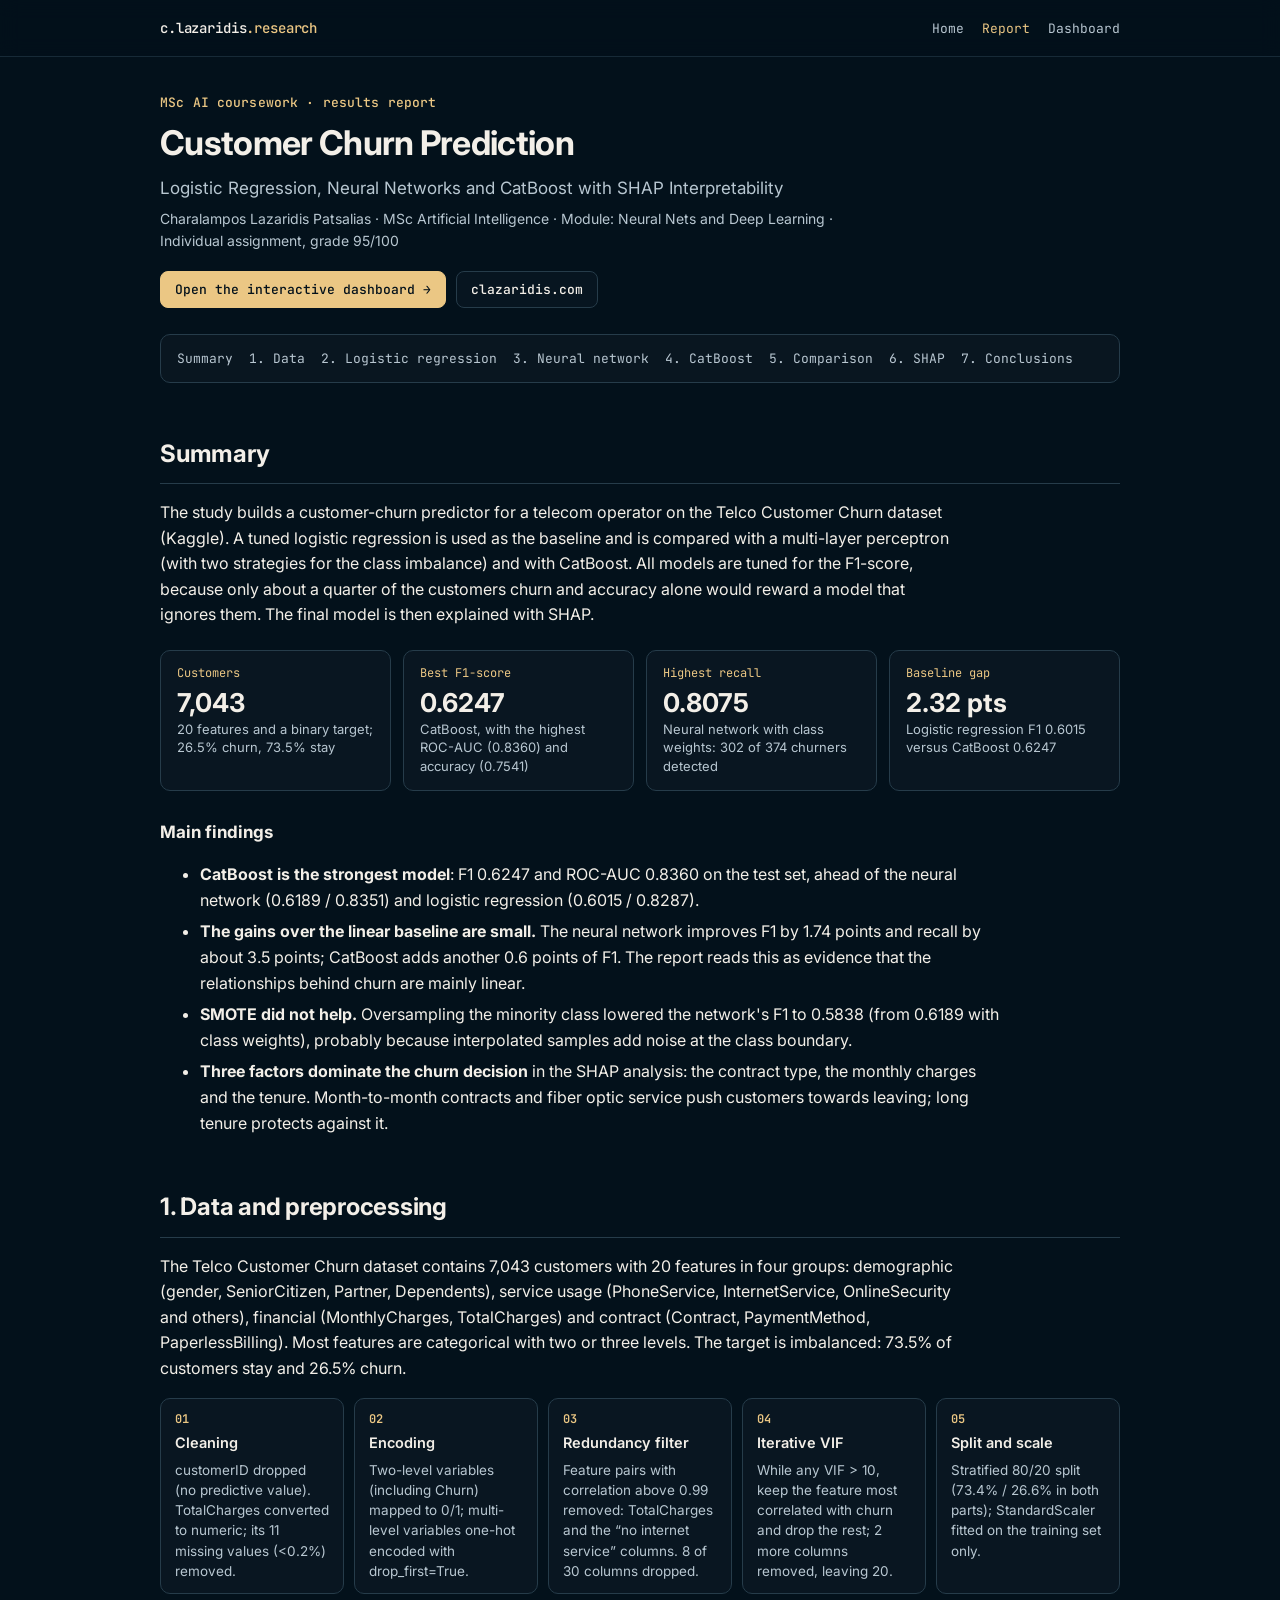
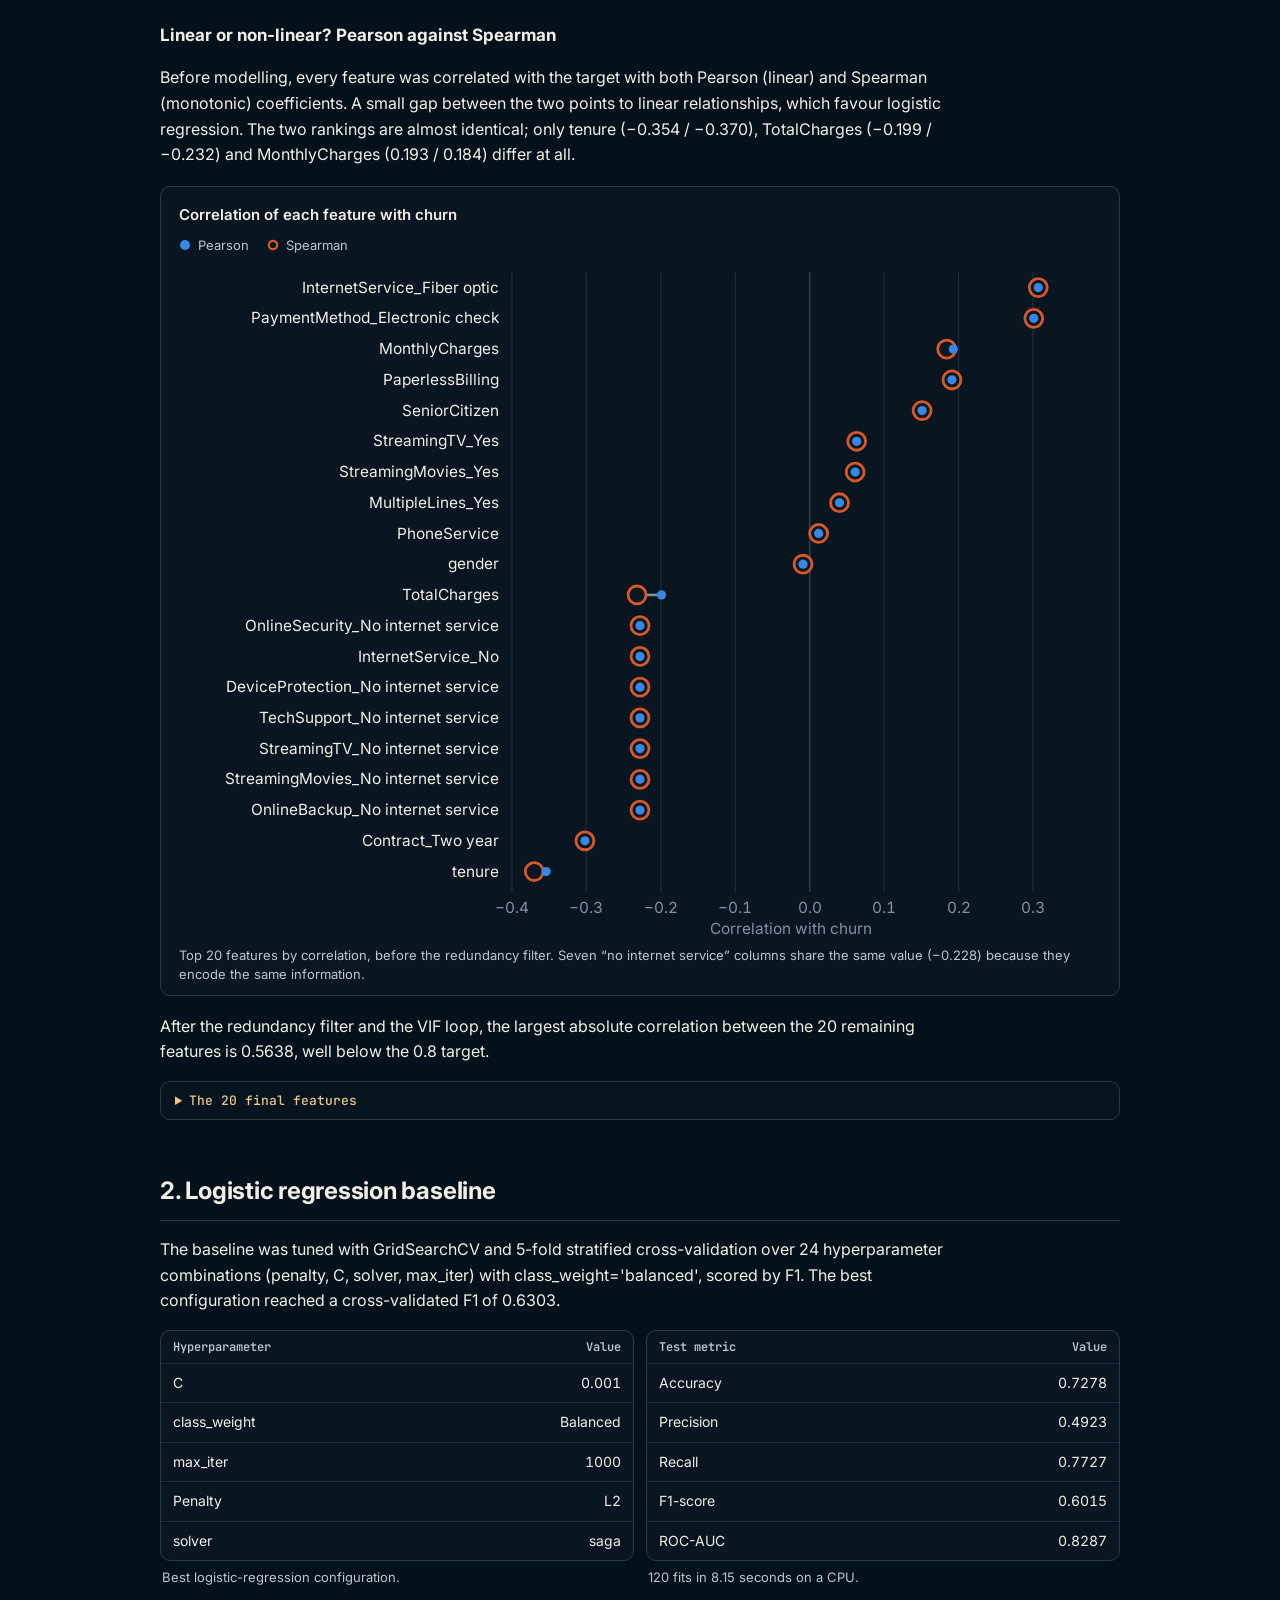
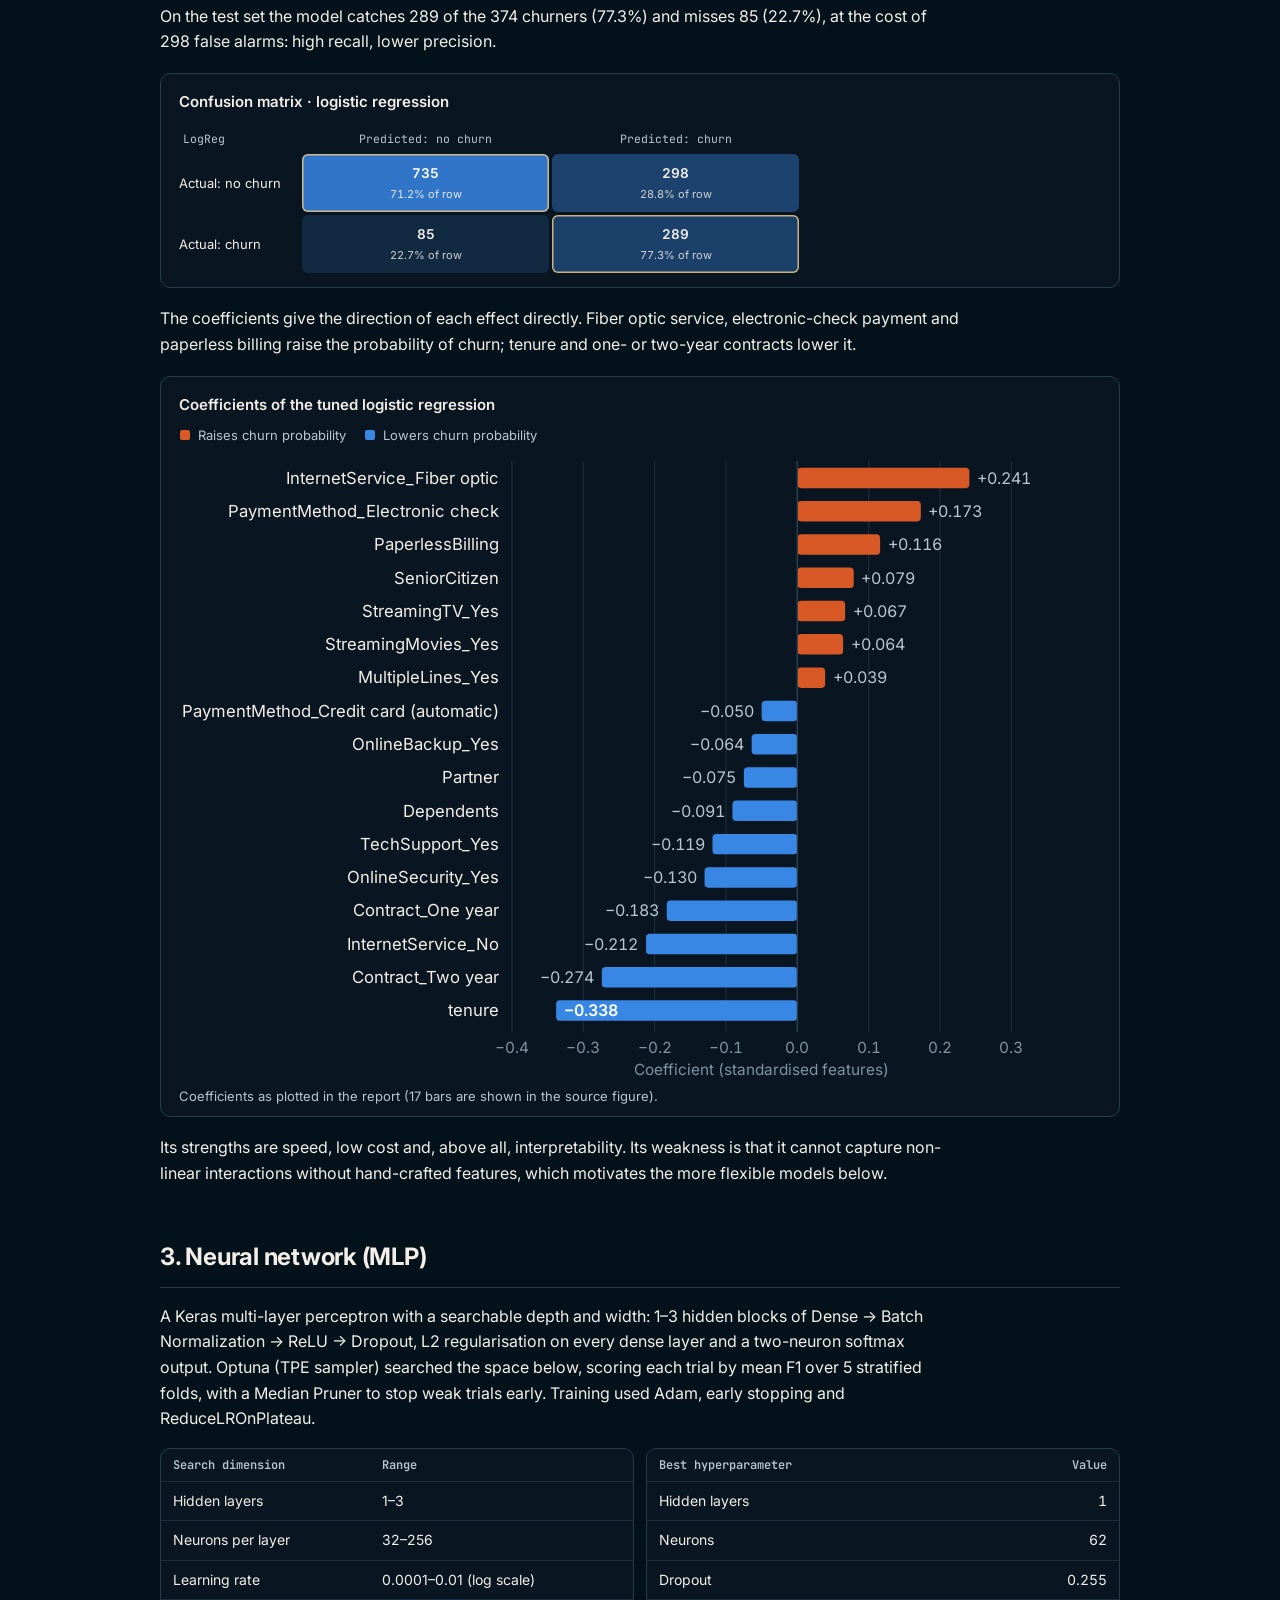
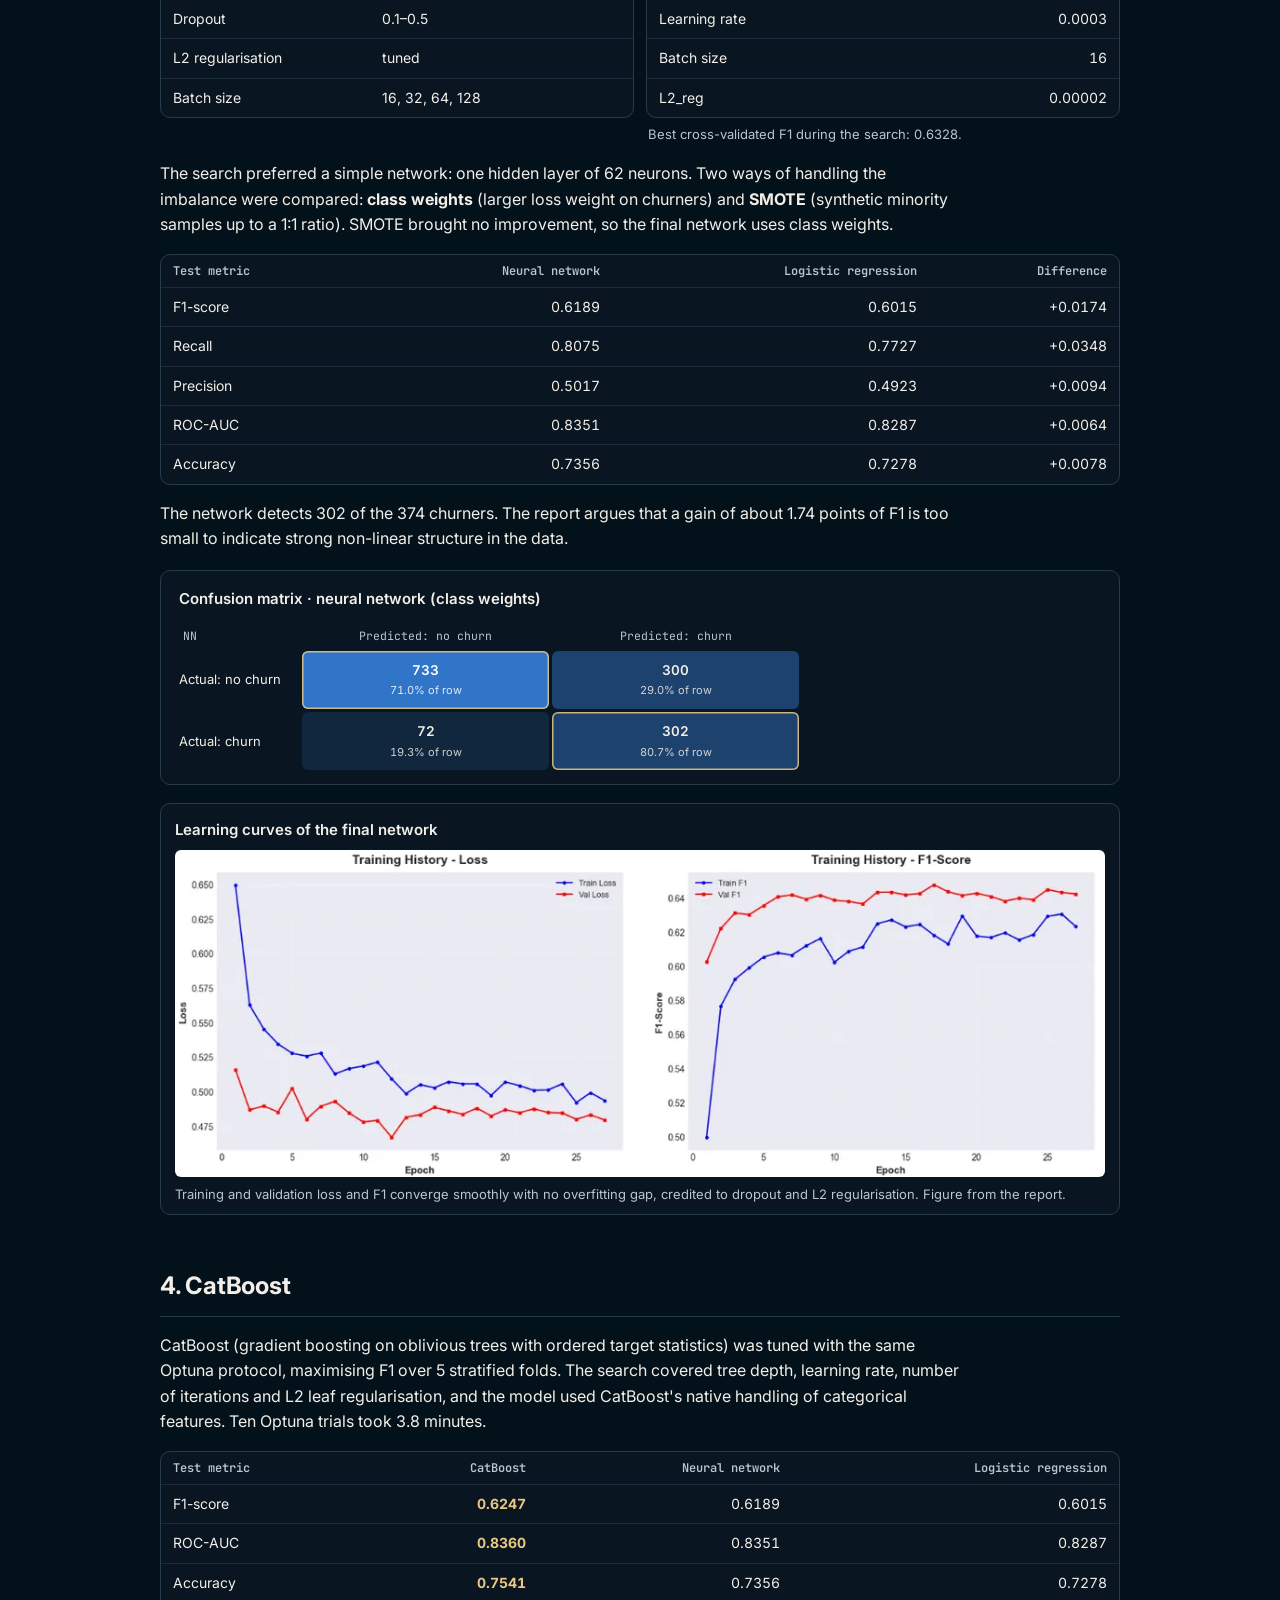
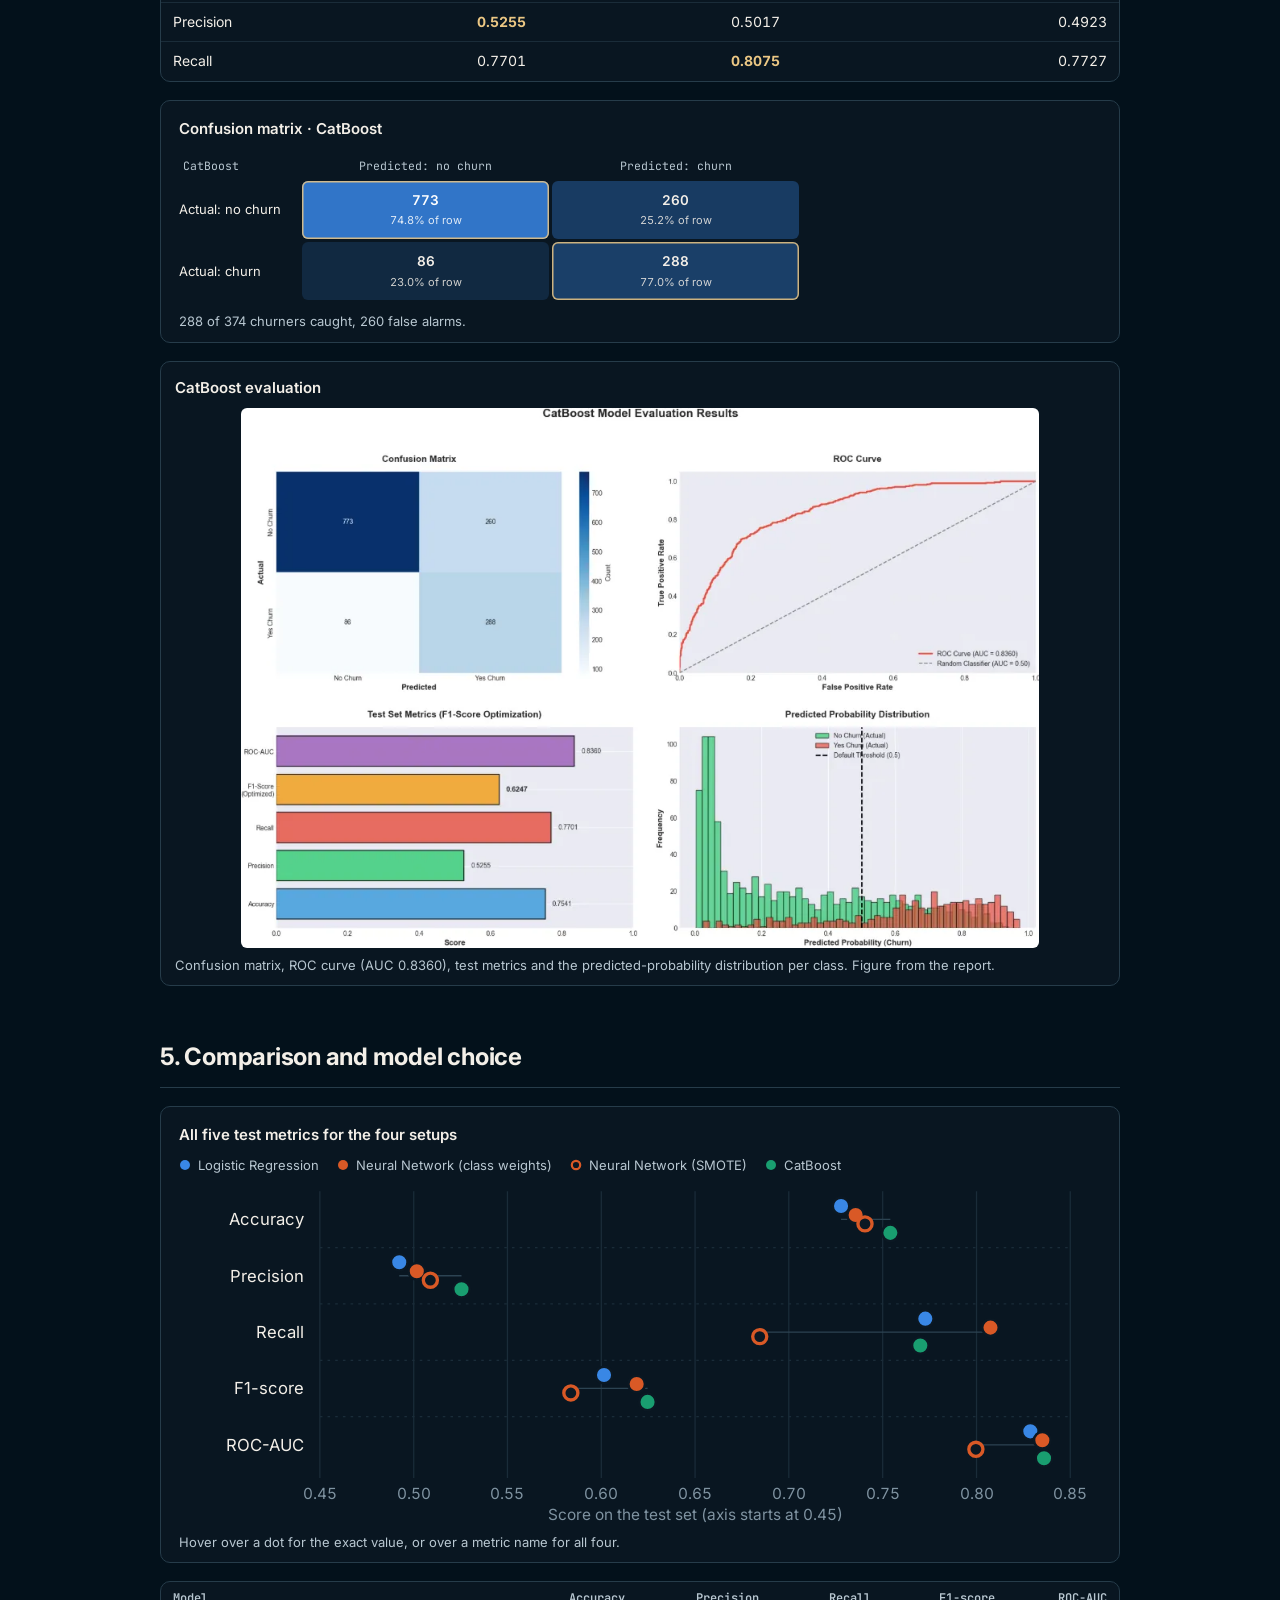
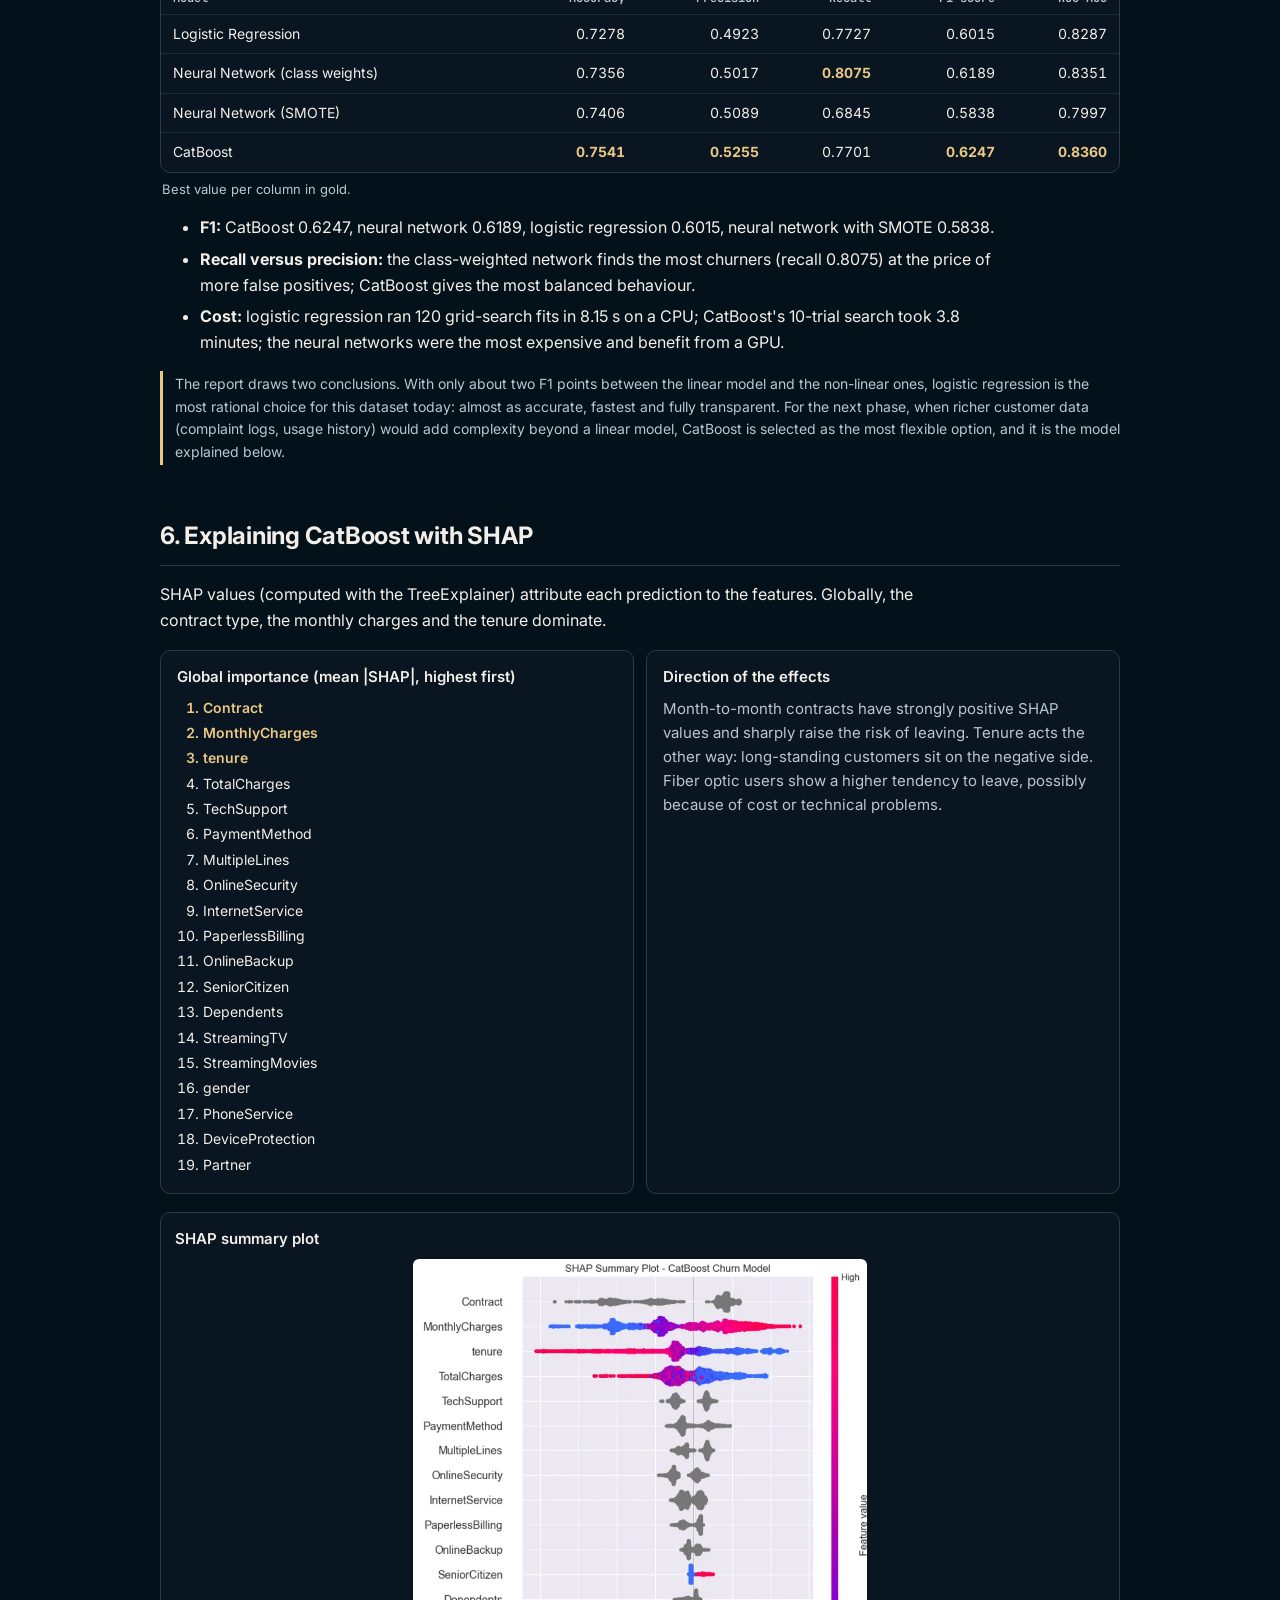
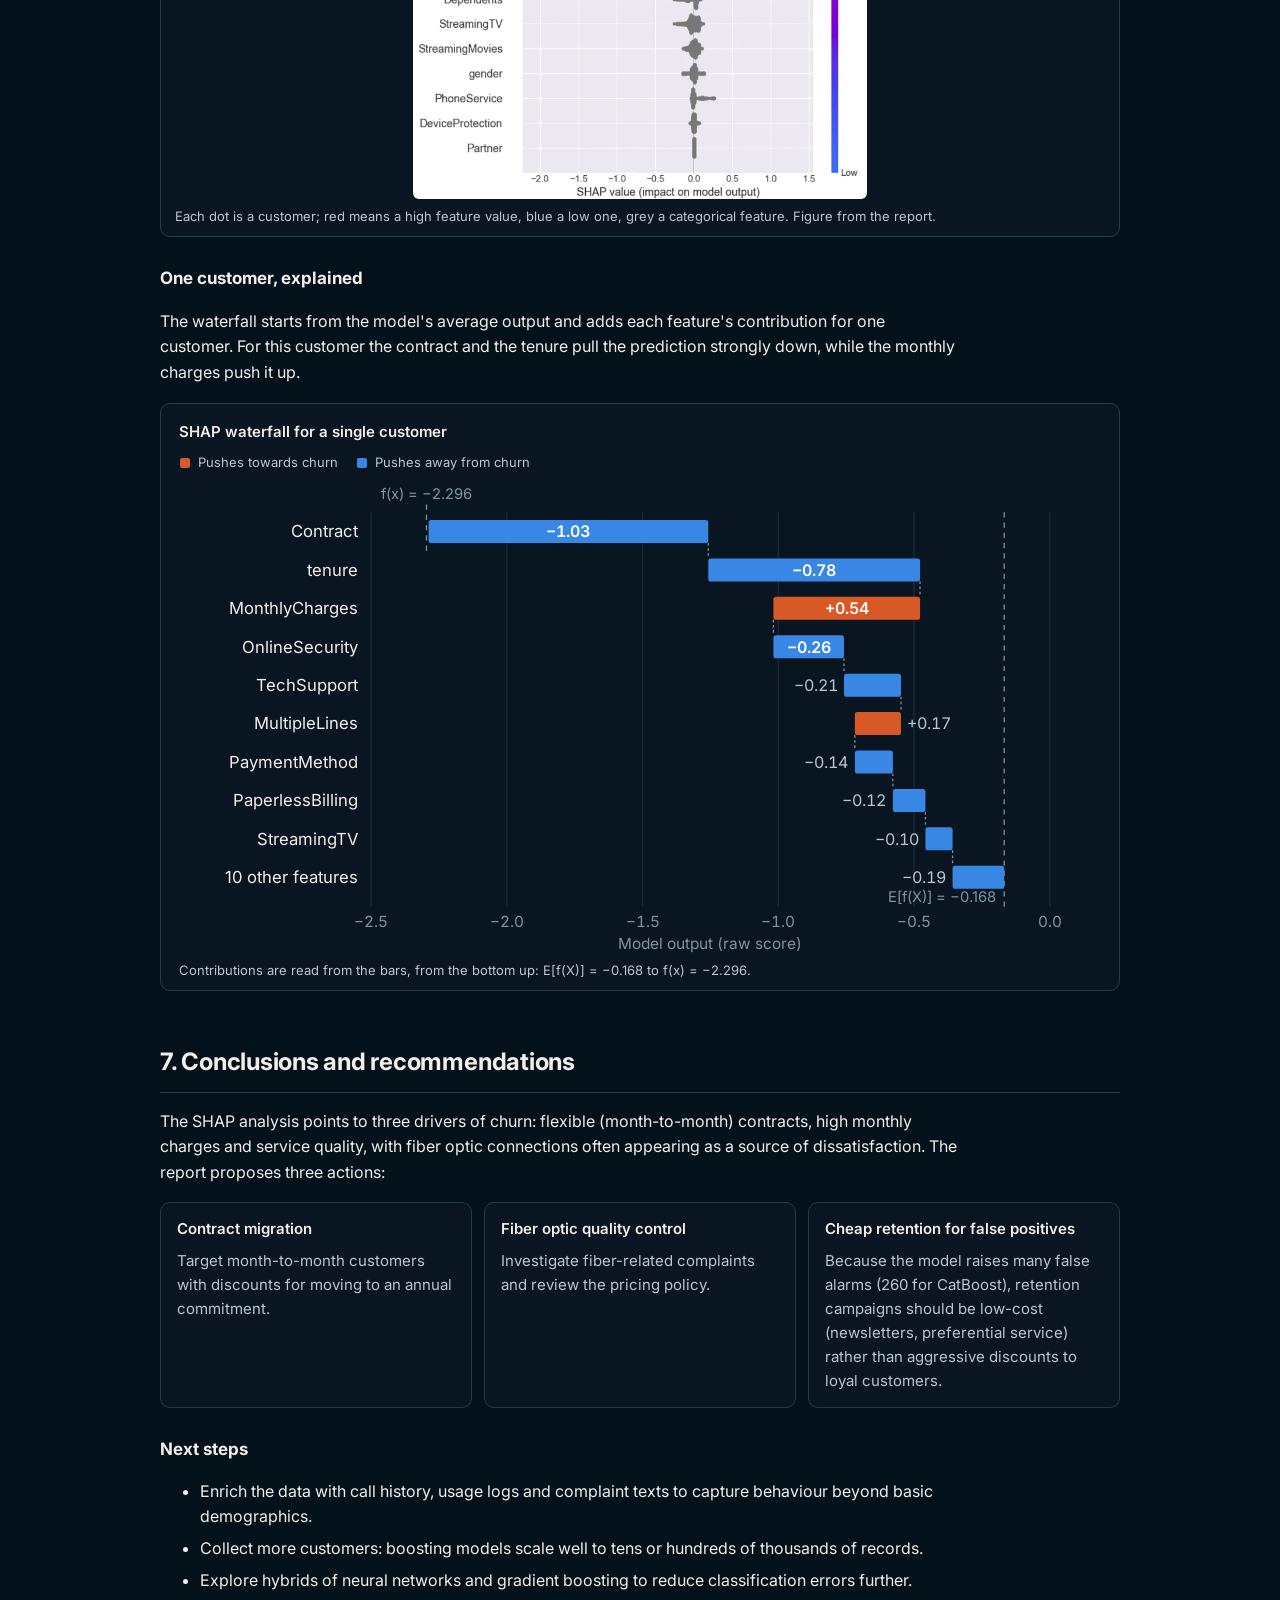
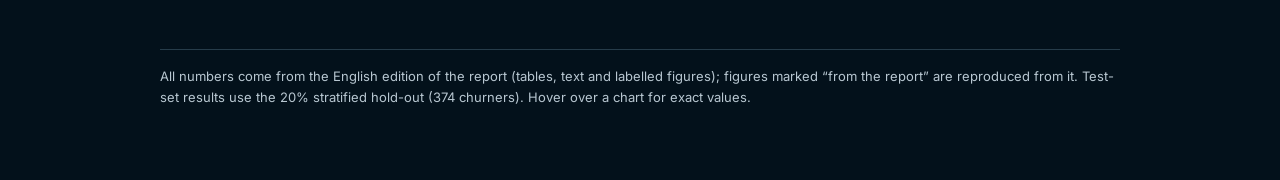
<file: churn-report.html>
<!DOCTYPE html>
<html lang="en"><head><meta charset="utf-8">
<meta name="viewport" content="width=device-width, initial-scale=1">
<title>Customer churn prediction · report · C. Lazaridis Patsalias</title>
<meta name="description" content="Results report: customer churn prediction with logistic regression, neural networks and CatBoost, explained with SHAP.">
<meta name="theme-color" content="#03101a">
<link rel="preconnect" href="https://fonts.googleapis.com"><link rel="preconnect" href="https://fonts.gstatic.com" crossorigin><link href="https://fonts.googleapis.com/css2?family=Inter:wght@400;500;600;700&family=JetBrains+Mono:wght@400;500;600&display=swap" rel="stylesheet">
<style>
:root{color-scheme:dark;
--bg:#03111b;--card:#0b1823;--wash:#13232f;--ink:#f3efe8;--ink2:#b8c7d1;--muted:#7f93a1;
--grid:#1a2c39;--axis:#2c4352;--border:#263c4a;--gold:#ebc784;--link:#90cde0;
--t:#3987e5;--m:#c98500;--li:#d95926;--na:#9085e9;--ad:#199e70;--sel:#16314a;
--sans:Inter,system-ui,-apple-system,"Segoe UI",sans-serif;--mono:"JetBrains Mono",ui-monospace,Consolas,monospace}
*{box-sizing:border-box}
html{scroll-behavior:smooth;scroll-padding-top:5rem}
body{margin:0;background:var(--bg);color:var(--ink);font:16px/1.6 var(--sans);-webkit-font-smoothing:antialiased}
.site-art{position:fixed;inset:0;z-index:-1;overflow:hidden;pointer-events:none;background:var(--bg)}
.site-art::before{content:"";position:absolute;inset:0;background:url("https://clazaridis.com/assets/personal-site-bg-Du2AYjH2.webp") center top/cover no-repeat;opacity:.65}
.site-art::after{content:"";position:absolute;inset:0;width:min(100%,75rem);margin-inline:auto;
background:linear-gradient(90deg,transparent,rgba(3,17,27,.94) 9%,rgba(3,17,27,.96) 50%,rgba(3,17,27,.94) 91%,transparent)}
@media (max-width:639px){.site-art::after{background:rgba(3,17,27,.92)}}
a{color:var(--link);text-underline-offset:2px}
code{font:13px/1.4 var(--mono);background:var(--wash);padding:1px 5px;border-radius:4px;color:var(--ink)}
.topbar{position:sticky;top:0;z-index:20;background:rgba(3,17,27,.82);backdrop-filter:blur(10px);-webkit-backdrop-filter:blur(10px);border-bottom:1px solid rgba(38,60,74,.6)}
.topbar .in{display:flex;align-items:center;justify-content:space-between;gap:16px;height:56px;padding:0 20px;margin:0 auto}
.brand{font:500 14px var(--mono);color:var(--ink);text-decoration:none;letter-spacing:-.01em}
.brand span{color:var(--gold)}
.toplinks{display:flex;gap:18px;font:13px var(--mono)}
.toplinks a{color:var(--ink2);text-decoration:none}.toplinks a:hover,.toplinks a[aria-current]{color:var(--gold)}
.eyebrow{font:500 13px/1.5 var(--mono);color:var(--gold);letter-spacing:.01em;margin:0 0 10px}
.legend{display:flex;flex-wrap:wrap;gap:4px 18px;font-size:13px;color:var(--ink2);margin:0 0 6px}
.legend .k{display:inline-flex;align-items:center;gap:7px;white-space:nowrap;flex:none}
.legend svg{display:inline-block;vertical-align:middle}
svg text{font-family:var(--sans);font-size:12.5px;fill:var(--ink2)}
svg .rowlab{fill:var(--ink);font-size:13px}
svg .tick{fill:var(--muted);font-variant-numeric:tabular-nums;font-size:12px}
svg .val{fill:var(--ink2);font-variant-numeric:tabular-nums}
svg .grid{stroke:var(--grid);stroke-width:1}
svg .axis{stroke:var(--axis);stroke-width:1}
svg .ref{stroke:var(--muted);stroke-width:1;stroke-dasharray:4 4}
svg .reflab{fill:var(--muted);font-size:11.5px}
svg .ln{fill:none;stroke-width:2;stroke-linejoin:round;stroke-linecap:round}
svg .hit{fill:transparent}
svg .hit:hover{fill:#fff;fill-opacity:.04}
#tip{position:fixed;z-index:50;pointer-events:none;background:var(--ink);color:#0b1823;font:12.5px/1.45 var(--sans);
padding:7px 10px;border-radius:6px;max-width:330px;display:none;white-space:pre-line;box-shadow:0 6px 24px rgba(0,0,0,.35)}
.num{text-align:right;font-variant-numeric:tabular-nums;white-space:nowrap}
.note{font-size:14px;color:var(--ink2);border-left:3px solid var(--gold);padding:2px 0 2px 12px;margin:14px 0}

.wrap{max-width:1000px;margin:0 auto;padding:36px 20px 72px}
header.hero h1{font-size:34px;line-height:1.18;margin:0 0 12px;font-weight:700;letter-spacing:-.02em;text-wrap:balance}
header.hero .sub{margin:0 0 6px;color:var(--ink2);font-size:17px}
header.hero .meta{margin:0;color:var(--ink2);font-size:14px}
header.hero .actions{display:flex;flex-wrap:wrap;gap:10px;margin-top:18px}
.btn{display:inline-flex;align-items:center;gap:8px;font:500 13px var(--mono);padding:9px 14px;border-radius:8px;text-decoration:none;border:1px solid var(--border);color:var(--ink);background:rgba(11,24,35,.7)}
.btn.primary{background:var(--gold);color:#03111b;border-color:var(--gold)}
nav.toc{margin:26px 0 8px;padding:12px 16px;background:rgba(11,24,35,.82);border:1px solid var(--border);border-radius:10px;font:13px var(--mono)}
nav.toc a{display:inline-block;margin:3px 16px 3px 0;text-decoration:none;color:var(--ink2)}nav.toc a:hover{color:var(--gold)}
section{margin-top:52px}
h2{font-size:24px;letter-spacing:-.01em;margin:0 0 14px;padding-bottom:10px;border-bottom:1px solid var(--border)}
h3{font-size:17px;margin:28px 0 8px}
h4{font-size:15px;margin:0 0 8px;font-weight:600}
p,li{max-width:80ch}
ul li{margin-bottom:6px}
.tiles{display:grid;grid-template-columns:repeat(auto-fit,minmax(210px,1fr));gap:12px;margin:22px 0}
.tile{background:rgba(11,24,35,.9);border:1px solid var(--border);border-radius:10px;padding:14px 16px}
.tl{font:12px/1.4 var(--mono);color:var(--gold);text-transform:none}
.tv{font-size:26px;font-weight:700;line-height:1.3;margin-top:4px}
.ts{font-size:13px;color:var(--ink2);line-height:1.45}
.tw{overflow-x:auto;margin:14px 0 6px;background:rgba(11,24,35,.9);border:1px solid var(--border);border-radius:10px}
table{border-collapse:collapse;width:100%;font-size:14px}
th,td{padding:8px 12px;text-align:left;border-bottom:1px solid var(--grid);vertical-align:top}
tbody tr:last-child td{border-bottom:0}
tbody tr:hover td{background:rgba(255,255,255,.025)}
th{font:600 12px var(--mono);color:var(--ink2);white-space:nowrap}
td.hc{color:var(--ink);font-weight:600}
.cap{font-size:13px;color:var(--ink2);margin:6px 2px 0;max-width:none}
figure.chart{margin:18px 0;background:rgba(11,24,35,.9);border:1px solid var(--border);border-radius:10px;padding:16px 18px 10px}
figure.chart h4{font-size:15px}
figure.chart{overflow-x:auto}
figure.chart svg.ch{display:block;width:100%;height:auto;min-width:600px}
figure.chart.wide svg.ch{max-width:820px;margin:0 auto}
.g2{display:grid;grid-template-columns:1fr;gap:0 16px}
.two{display:grid;grid-template-columns:repeat(auto-fit,minmax(280px,1fr));gap:12px;margin:16px 0}
.box{background:rgba(11,24,35,.9);border:1px solid var(--border);border-radius:10px;padding:14px 16px}
.box p{margin:0;font-size:15px;color:var(--ink2)}
details{margin:16px 0;background:rgba(11,24,35,.6);border:1px solid var(--border);border-radius:10px;padding:10px 14px}
details summary{cursor:pointer;font:500 13px var(--mono);color:var(--gold)}
details[open] summary{margin-bottom:6px}
footer{margin-top:56px;padding-top:16px;border-top:1px solid var(--border);font-size:13px;color:var(--ink2)}
@media (max-width:640px){header.hero h1{font-size:27px}.tv{font-size:24px}section{margin-top:40px}}

:root{--c1:#3987e5;--c2:#d95926;--c3:#199e70;--c4:#c98500;--c5:#9085e9;--pos:#3987e5;--neg:#d95926}
svg .rowlab.small{font-size:12px}
svg text.strong{font-weight:700;fill:var(--ink)}
svg .val.small{font-size:11.5px}
svg .val.inbar{fill:#fff;font-weight:600}
svg .ptlab{fill:var(--ink);font-size:12.5px}
.heat{display:grid;gap:3px;font-size:13px;margin:8px 0 4px;min-width:0}
.heat .hh{color:var(--ink2);text-align:center;padding:2px 4px 4px;font:11.5px var(--mono);align-self:end;line-height:1.3}
.heat .hh.corner{text-align:left}
.heat .hl{color:var(--ink);padding:0 10px 0 0;font-size:13px;align-self:center;line-height:1.3}
.heat .hc{border-radius:6px;padding:9px 4px;text-align:center;font-variant-numeric:tabular-nums;font-weight:600;color:var(--ink);font-size:13.5px;cursor:default}
.heat .hc.diag{box-shadow:inset 0 0 0 1.5px rgba(235,199,132,.85)}
.heat .hs{display:block;font-size:11px;font-weight:400;opacity:.85;margin-top:1px}
.heat.compact .hc{padding:6px 3px;font-size:12.5px}
.heatwrap{overflow-x:auto}
.heatwrap .heat{min-width:420px}
figure.img{margin:18px 0;background:rgba(11,24,35,.9);border:1px solid var(--border);border-radius:10px;padding:14px 14px 10px}
figure.img h4{font-size:15px;margin:0 0 8px}
figure.img img{display:block;width:auto;height:auto;max-width:100%;max-height:540px;background:#fff;border-radius:6px;margin:0 auto}
figure.img.narrow img{max-width:min(100%,560px)}
figure.img.mid img{max-width:min(100%,760px)}
figure.img.small img{max-width:min(100%,520px)}
figure.img figcaption,figure.chart figcaption{font-size:13px;color:var(--ink2);margin-top:8px;line-height:1.5}
.steps{display:grid;grid-template-columns:repeat(auto-fit,minmax(160px,1fr));gap:10px;margin:16px 0;counter-reset:st}
.step{background:rgba(11,24,35,.9);border:1px solid var(--border);border-radius:10px;padding:12px 14px;position:relative}
.step .n{font:600 12px var(--mono);color:var(--gold)}
.step h4{font-size:14.5px;margin:4px 0 6px}
.step p{font-size:13.5px;color:var(--ink2);margin:0;line-height:1.5}
.pillrow{display:flex;flex-wrap:wrap;gap:6px;margin:8px 0}
.pill{font:12.5px var(--mono);padding:3px 9px;border:1px solid var(--border);border-radius:999px;color:var(--ink2);background:rgba(11,24,35,.8)}
.pill.hl{border-color:var(--gold);color:var(--gold)}
ol.rank{margin:6px 0 0;padding-left:26px;columns:2;column-gap:28px;font-size:14px}
ol.rank li{margin-bottom:3px;break-inside:avoid}
ol.rank li.top{color:var(--gold);font-weight:600}
blockquote.txt{margin:8px 0;padding:10px 14px;border-left:3px solid var(--border);background:rgba(19,35,47,.7);border-radius:0 8px 8px 0;font-size:14px;color:var(--ink2);white-space:pre-line}
blockquote.txt b{color:var(--ink)}
.chip.tiny{font-size:12px;padding:3px 9px}
.mini{font-size:12.5px;color:var(--muted)}
b.best{color:var(--gold)}
.two .tblock .tw{margin-top:0}
@media (min-width:700px){.two figure.chart svg.ch,.g2x figure.chart svg.ch{min-width:0}}
.two figure.chart{margin:8px 0}
.box ol.rank{columns:1}

@media print{:root{color-scheme:light;--bg:#fff;--card:#fff;--wash:#f3f3f3;--ink:#111;--ink2:#333;--muted:#666;--grid:#ddd;--axis:#bbb;--border:#ccc;--gold:#7a5410;--link:#14507a}
.site-art,.topbar,nav.toc,.bar,#tip{display:none!important}body{background:#fff}}
</style></head>
<body>
<div class="site-art" aria-hidden="true"></div>
<div class="topbar"><div class="in" style="max-width:1000px"><a class="brand" href="https://clazaridis.com">c.lazaridis<span>.research</span></a>
<div class="toplinks"><a href="https://clazaridis.com">Home</a><a href="churn-report.html" aria-current="page">Report</a><a href="churn-dashboard.html">Dashboard</a></div></div></div>
<div class="wrap">
<header class="hero">
<p class="eyebrow">MSc AI coursework · results report</p>
<h1>Customer Churn Prediction</h1>
<p class="sub">Logistic Regression, Neural Networks and CatBoost with SHAP Interpretability</p>
<p class="meta">Charalampos Lazaridis Patsalias · MSc Artificial Intelligence · Module: Neural Nets and Deep Learning · Individual assignment, grade 95/100</p>
<div class="actions"><a class="btn primary" href="churn-dashboard.html">Open the interactive dashboard →</a><a class="btn" href="https://clazaridis.com">clazaridis.com</a></div>
</header>
<nav class="toc" aria-label="Sections"><a href="#summary">Summary</a><a href="#data">1. Data</a><a href="#lr">2. Logistic regression</a><a href="#nn">3. Neural network</a><a href="#catboost">4. CatBoost</a><a href="#compare">5. Comparison</a><a href="#shap">6. SHAP</a><a href="#conclusions">7. Conclusions</a></nav>

<section id="summary">
<h2>Summary</h2>
<p>The study builds a customer-churn predictor for a telecom operator on the Telco Customer Churn dataset (Kaggle). A tuned logistic
regression is used as the baseline and is compared with a multi-layer perceptron (with two strategies for the class imbalance) and with
CatBoost. All models are tuned for the F1-score, because only about a quarter of the customers churn and accuracy alone would reward a model
that ignores them. The final model is then explained with SHAP.</p>
<div class="tiles"><div class="tile"><div class="tl">Customers</div><div class="tv">7,043</div><div class="ts">20 features and a binary target; 26.5% churn, 73.5% stay</div></div><div class="tile"><div class="tl">Best F1-score</div><div class="tv">0.6247</div><div class="ts">CatBoost, with the highest ROC-AUC (0.8360) and accuracy (0.7541)</div></div><div class="tile"><div class="tl">Highest recall</div><div class="tv">0.8075</div><div class="ts">Neural network with class weights: 302 of 374 churners detected</div></div><div class="tile"><div class="tl">Baseline gap</div><div class="tv">2.32 pts</div><div class="ts">Logistic regression F1 0.6015 versus CatBoost 0.6247</div></div></div>
<h3>Main findings</h3>
<ul>
 <li><b>CatBoost is the strongest model</b>: F1 0.6247 and ROC-AUC 0.8360 on the test set, ahead of the neural network (0.6189 / 0.8351)
     and logistic regression (0.6015 / 0.8287).</li>
 <li><b>The gains over the linear baseline are small.</b> The neural network improves F1 by 1.74 points and recall by about 3.5 points;
     CatBoost adds another 0.6 points of F1. The report reads this as evidence that the relationships behind churn are mainly linear.</li>
 <li><b>SMOTE did not help.</b> Oversampling the minority class lowered the network's F1 to 0.5838 (from 0.6189 with class weights),
     probably because interpolated samples add noise at the class boundary.</li>
 <li><b>Three factors dominate the churn decision</b> in the SHAP analysis: the contract type, the monthly charges and the tenure.
     Month-to-month contracts and fiber optic service push customers towards leaving; long tenure protects against it.</li>
</ul>
</section>
<section id="data">
<h2>1. Data and preprocessing</h2>
<p>The Telco Customer Churn dataset contains 7,043 customers with 20 features in four groups: demographic (gender, SeniorCitizen, Partner,
Dependents), service usage (PhoneService, InternetService, OnlineSecurity and others), financial (MonthlyCharges, TotalCharges) and contract
(Contract, PaymentMethod, PaperlessBilling). Most features are categorical with two or three levels. The target is imbalanced: 73.5% of
customers stay and 26.5% churn.</p>
<div class="steps">
 <div class="step"><div class="n">01</div><h4>Cleaning</h4><p>customerID dropped (no predictive value). TotalCharges converted to numeric; its 11 missing values (&lt;0.2%) removed.</p></div>
 <div class="step"><div class="n">02</div><h4>Encoding</h4><p>Two-level variables (including Churn) mapped to 0/1; multi-level variables one-hot encoded with drop_first=True.</p></div>
 <div class="step"><div class="n">03</div><h4>Redundancy filter</h4><p>Feature pairs with correlation above 0.99 removed: TotalCharges and the “no internet service” columns. 8 of 30 columns dropped.</p></div>
 <div class="step"><div class="n">04</div><h4>Iterative VIF</h4><p>While any VIF &gt; 10, keep the feature most correlated with churn and drop the rest; 2 more columns removed, leaving 20.</p></div>
 <div class="step"><div class="n">05</div><h4>Split and scale</h4><p>Stratified 80/20 split (73.4% / 26.6% in both parts); StandardScaler fitted on the training set only.</p></div>
</div>
<h3>Linear or non-linear? Pearson against Spearman</h3>
<p>Before modelling, every feature was correlated with the target with both Pearson (linear) and Spearman (monotonic) coefficients.
A small gap between the two points to linear relationships, which favour logistic regression. The two rankings are almost identical;
only tenure (−0.354 / −0.370), TotalCharges (−0.199 / −0.232) and MonthlyCharges (0.193 / 0.184) differ at all.</p>
<figure class="chart "><h4>Correlation of each feature with churn</h4><div class="legend"><span class="k"><svg width="12" height="12" aria-hidden="true"><circle cx="6" cy="6" r="5" fill="var(--c1)"/></svg>Pearson</span><span class="k"><svg width="12" height="12" aria-hidden="true"><circle cx="6" cy="6" r="4.2" fill="none" stroke="var(--c2)" stroke-width="2.2"/></svg>Spearman</span></div><svg class="ch" viewBox="0 0 720 528" role="img" aria-label="Pearson versus Spearman correlation with churn"><line class="grid" x1="260.0" y1="8" x2="260.0" y2="492"/><text class="tick" x="260.0" y="508" text-anchor="middle">−0.4</text><line class="grid" x1="318.1" y1="8" x2="318.1" y2="492"/><text class="tick" x="318.1" y="508" text-anchor="middle">−0.3</text><line class="grid" x1="376.3" y1="8" x2="376.3" y2="492"/><text class="tick" x="376.3" y="508" text-anchor="middle">−0.2</text><line class="grid" x1="434.4" y1="8" x2="434.4" y2="492"/><text class="tick" x="434.4" y="508" text-anchor="middle">−0.1</text><line class="grid" x1="492.5" y1="8" x2="492.5" y2="492"/><text class="tick" x="492.5" y="508" text-anchor="middle">0.0</text><line class="grid" x1="550.7" y1="8" x2="550.7" y2="492"/><text class="tick" x="550.7" y="508" text-anchor="middle">0.1</text><line class="grid" x1="608.8" y1="8" x2="608.8" y2="492"/><text class="tick" x="608.8" y="508" text-anchor="middle">0.2</text><line class="grid" x1="666.9" y1="8" x2="666.9" y2="492"/><text class="tick" x="666.9" y="508" text-anchor="middle">0.3</text><text class="tick" x="478" y="525" text-anchor="middle">Correlation with churn</text><line class="axis" x1="492.5333333333333" y1="8" x2="492.5333333333333" y2="492"/><text class="rowlab small" x="250" y="24" text-anchor="end">InternetService_Fiber optic</text><line x1="671.0026666666668" y1="20" x2="671.0026666666668" y2="20" stroke="var(--muted)" stroke-width="2"/><circle cx="671.0" cy="20" r="7" fill="var(--card)" stroke="var(--c2)" stroke-width="2.2"/><circle cx="671.0" cy="20" r="3.6" fill="var(--c1)"/><rect class="hit" x="0" y="8" width="720" height="24" data-tip="InternetService_Fiber optic
Pearson: +0.307
Spearman: +0.307
Identical"/><text class="rowlab small" x="250" y="48" text-anchor="end">PaymentMethod_Electronic check</text><line x1="667.5146666666667" y1="44" x2="667.5146666666667" y2="44" stroke="var(--muted)" stroke-width="2"/><circle cx="667.5" cy="44" r="7" fill="var(--card)" stroke="var(--c2)" stroke-width="2.2"/><circle cx="667.5" cy="44" r="3.6" fill="var(--c1)"/><rect class="hit" x="0" y="32" width="720" height="24" data-tip="PaymentMethod_Electronic check
Pearson: +0.301
Spearman: +0.301
Identical"/><text class="rowlab small" x="250" y="72" text-anchor="end">MonthlyCharges</text><line x1="604.7306666666666" y1="68" x2="599.4986666666666" y2="68" stroke="var(--muted)" stroke-width="2"/><circle cx="599.5" cy="68" r="7" fill="var(--card)" stroke="var(--c2)" stroke-width="2.2"/><circle cx="604.7" cy="68" r="3.6" fill="var(--c1)"/><rect class="hit" x="0" y="56" width="720" height="24" data-tip="MonthlyCharges
Pearson: +0.193
Spearman: +0.184
Difference: −0.009"/><text class="rowlab small" x="250" y="96" text-anchor="end">PaperlessBilling</text><line x1="603.568" y1="92" x2="603.568" y2="92" stroke="var(--muted)" stroke-width="2"/><circle cx="603.6" cy="92" r="7" fill="var(--card)" stroke="var(--c2)" stroke-width="2.2"/><circle cx="603.6" cy="92" r="3.6" fill="var(--c1)"/><rect class="hit" x="0" y="80" width="720" height="24" data-tip="PaperlessBilling
Pearson: +0.191
Spearman: +0.191
Identical"/><text class="rowlab small" x="250" y="120" text-anchor="end">SeniorCitizen</text><line x1="580.3146666666667" y1="116" x2="580.3146666666667" y2="116" stroke="var(--muted)" stroke-width="2"/><circle cx="580.3" cy="116" r="7" fill="var(--card)" stroke="var(--c2)" stroke-width="2.2"/><circle cx="580.3" cy="116" r="3.6" fill="var(--c1)"/><rect class="hit" x="0" y="104" width="720" height="24" data-tip="SeniorCitizen
Pearson: +0.151
Spearman: +0.151
Identical"/><text class="rowlab small" x="250" y="144" text-anchor="end">StreamingTV_Yes</text><line x1="529.1573333333333" y1="140" x2="529.1573333333333" y2="140" stroke="var(--muted)" stroke-width="2"/><circle cx="529.2" cy="140" r="7" fill="var(--card)" stroke="var(--c2)" stroke-width="2.2"/><circle cx="529.2" cy="140" r="3.6" fill="var(--c1)"/><rect class="hit" x="0" y="128" width="720" height="24" data-tip="StreamingTV_Yes
Pearson: +0.063
Spearman: +0.063
Identical"/><text class="rowlab small" x="250" y="168" text-anchor="end">StreamingMovies_Yes</text><line x1="527.9946666666667" y1="164" x2="527.9946666666667" y2="164" stroke="var(--muted)" stroke-width="2"/><circle cx="528.0" cy="164" r="7" fill="var(--card)" stroke="var(--c2)" stroke-width="2.2"/><circle cx="528.0" cy="164" r="3.6" fill="var(--c1)"/><rect class="hit" x="0" y="152" width="720" height="24" data-tip="StreamingMovies_Yes
Pearson: +0.061
Spearman: +0.061
Identical"/><text class="rowlab small" x="250" y="192" text-anchor="end">MultipleLines_Yes</text><line x1="515.7866666666666" y1="188" x2="515.7866666666666" y2="188" stroke="var(--muted)" stroke-width="2"/><circle cx="515.8" cy="188" r="7" fill="var(--card)" stroke="var(--c2)" stroke-width="2.2"/><circle cx="515.8" cy="188" r="3.6" fill="var(--c1)"/><rect class="hit" x="0" y="176" width="720" height="24" data-tip="MultipleLines_Yes
Pearson: +0.040
Spearman: +0.040
Identical"/><text class="rowlab small" x="250" y="216" text-anchor="end">PhoneService</text><line x1="499.5093333333333" y1="212" x2="499.5093333333333" y2="212" stroke="var(--muted)" stroke-width="2"/><circle cx="499.5" cy="212" r="7" fill="var(--card)" stroke="var(--c2)" stroke-width="2.2"/><circle cx="499.5" cy="212" r="3.6" fill="var(--c1)"/><rect class="hit" x="0" y="200" width="720" height="24" data-tip="PhoneService
Pearson: +0.012
Spearman: +0.012
Identical"/><text class="rowlab small" x="250" y="240" text-anchor="end">gender</text><line x1="487.30133333333333" y1="236" x2="487.30133333333333" y2="236" stroke="var(--muted)" stroke-width="2"/><circle cx="487.3" cy="236" r="7" fill="var(--card)" stroke="var(--c2)" stroke-width="2.2"/><circle cx="487.3" cy="236" r="3.6" fill="var(--c1)"/><rect class="hit" x="0" y="224" width="720" height="24" data-tip="gender
Pearson: −0.009
Spearman: −0.009
Identical"/><text class="rowlab small" x="250" y="264" text-anchor="end">TotalCharges</text><line x1="376.848" y1="260" x2="357.664" y2="260" stroke="var(--muted)" stroke-width="2"/><circle cx="357.7" cy="260" r="7" fill="var(--card)" stroke="var(--c2)" stroke-width="2.2"/><circle cx="376.8" cy="260" r="3.6" fill="var(--c1)"/><rect class="hit" x="0" y="248" width="720" height="24" data-tip="TotalCharges
Pearson: −0.199
Spearman: −0.232
Difference: −0.033"/><text class="rowlab small" x="250" y="288" text-anchor="end">OnlineSecurity_No internet service</text><line x1="359.9893333333333" y1="284" x2="359.9893333333333" y2="284" stroke="var(--muted)" stroke-width="2"/><circle cx="360.0" cy="284" r="7" fill="var(--card)" stroke="var(--c2)" stroke-width="2.2"/><circle cx="360.0" cy="284" r="3.6" fill="var(--c1)"/><rect class="hit" x="0" y="272" width="720" height="24" data-tip="OnlineSecurity_No internet service
Pearson: −0.228
Spearman: −0.228
Identical"/><text class="rowlab small" x="250" y="312" text-anchor="end">InternetService_No</text><line x1="359.9893333333333" y1="308" x2="359.9893333333333" y2="308" stroke="var(--muted)" stroke-width="2"/><circle cx="360.0" cy="308" r="7" fill="var(--card)" stroke="var(--c2)" stroke-width="2.2"/><circle cx="360.0" cy="308" r="3.6" fill="var(--c1)"/><rect class="hit" x="0" y="296" width="720" height="24" data-tip="InternetService_No
Pearson: −0.228
Spearman: −0.228
Identical"/><text class="rowlab small" x="250" y="336" text-anchor="end">DeviceProtection_No internet service</text><line x1="359.9893333333333" y1="332" x2="359.9893333333333" y2="332" stroke="var(--muted)" stroke-width="2"/><circle cx="360.0" cy="332" r="7" fill="var(--card)" stroke="var(--c2)" stroke-width="2.2"/><circle cx="360.0" cy="332" r="3.6" fill="var(--c1)"/><rect class="hit" x="0" y="320" width="720" height="24" data-tip="DeviceProtection_No internet service
Pearson: −0.228
Spearman: −0.228
Identical"/><text class="rowlab small" x="250" y="360" text-anchor="end">TechSupport_No internet service</text><line x1="359.9893333333333" y1="356" x2="359.9893333333333" y2="356" stroke="var(--muted)" stroke-width="2"/><circle cx="360.0" cy="356" r="7" fill="var(--card)" stroke="var(--c2)" stroke-width="2.2"/><circle cx="360.0" cy="356" r="3.6" fill="var(--c1)"/><rect class="hit" x="0" y="344" width="720" height="24" data-tip="TechSupport_No internet service
Pearson: −0.228
Spearman: −0.228
Identical"/><text class="rowlab small" x="250" y="384" text-anchor="end">StreamingTV_No internet service</text><line x1="359.9893333333333" y1="380" x2="359.9893333333333" y2="380" stroke="var(--muted)" stroke-width="2"/><circle cx="360.0" cy="380" r="7" fill="var(--card)" stroke="var(--c2)" stroke-width="2.2"/><circle cx="360.0" cy="380" r="3.6" fill="var(--c1)"/><rect class="hit" x="0" y="368" width="720" height="24" data-tip="StreamingTV_No internet service
Pearson: −0.228
Spearman: −0.228
Identical"/><text class="rowlab small" x="250" y="408" text-anchor="end">StreamingMovies_No internet service</text><line x1="359.9893333333333" y1="404" x2="359.9893333333333" y2="404" stroke="var(--muted)" stroke-width="2"/><circle cx="360.0" cy="404" r="7" fill="var(--card)" stroke="var(--c2)" stroke-width="2.2"/><circle cx="360.0" cy="404" r="3.6" fill="var(--c1)"/><rect class="hit" x="0" y="392" width="720" height="24" data-tip="StreamingMovies_No internet service
Pearson: −0.228
Spearman: −0.228
Identical"/><text class="rowlab small" x="250" y="432" text-anchor="end">OnlineBackup_No internet service</text><line x1="359.9893333333333" y1="428" x2="359.9893333333333" y2="428" stroke="var(--muted)" stroke-width="2"/><circle cx="360.0" cy="428" r="7" fill="var(--card)" stroke="var(--c2)" stroke-width="2.2"/><circle cx="360.0" cy="428" r="3.6" fill="var(--c1)"/><rect class="hit" x="0" y="416" width="720" height="24" data-tip="OnlineBackup_No internet service
Pearson: −0.228
Spearman: −0.228
Identical"/><text class="rowlab small" x="250" y="456" text-anchor="end">Contract_Two year</text><line x1="316.9706666666667" y1="452" x2="316.9706666666667" y2="452" stroke="var(--muted)" stroke-width="2"/><circle cx="317.0" cy="452" r="7" fill="var(--card)" stroke="var(--c2)" stroke-width="2.2"/><circle cx="317.0" cy="452" r="3.6" fill="var(--c1)"/><rect class="hit" x="0" y="440" width="720" height="24" data-tip="Contract_Two year
Pearson: −0.302
Spearman: −0.302
Identical"/><text class="rowlab small" x="250" y="480" text-anchor="end">tenure</text><line x1="286.74133333333333" y1="476" x2="277.44" y2="476" stroke="var(--muted)" stroke-width="2"/><circle cx="277.4" cy="476" r="7" fill="var(--card)" stroke="var(--c2)" stroke-width="2.2"/><circle cx="286.7" cy="476" r="3.6" fill="var(--c1)"/><rect class="hit" x="0" y="464" width="720" height="24" data-tip="tenure
Pearson: −0.354
Spearman: −0.370
Difference: −0.016"/></svg><figcaption>Top 20 features by correlation, before the redundancy filter. Seven “no internet service” columns share the same value (−0.228) because they encode the same information.</figcaption></figure>
<p>After the redundancy filter and the VIF loop, the largest absolute correlation between the 20 remaining features is 0.5638,
well below the 0.8 target.</p>
<details><summary>The 20 final features</summary><div class="pillrow"><span class="pill">gender</span><span class="pill">SeniorCitizen</span><span class="pill">Partner</span><span class="pill">Dependents</span><span class="pill">tenure</span><span class="pill">PaperlessBilling</span><span class="pill">MultipleLines_Yes</span><span class="pill">InternetService_Fiber optic</span><span class="pill">InternetService_No</span><span class="pill">OnlineSecurity_Yes</span><span class="pill">OnlineBackup_Yes</span><span class="pill">DeviceProtection_Yes</span><span class="pill">TechSupport_Yes</span><span class="pill">StreamingTV_Yes</span><span class="pill">StreamingMovies_Yes</span><span class="pill">Contract_One year</span><span class="pill">Contract_Two year</span><span class="pill">PaymentMethod_Credit card (automatic)</span><span class="pill">PaymentMethod_Electronic check</span><span class="pill">PaymentMethod_Mailed check</span></div></details>
</section>
<section id="lr">
<h2>2. Logistic regression baseline</h2>
<p>The baseline was tuned with GridSearchCV and 5-fold stratified cross-validation over 24 hyperparameter combinations (penalty, C, solver,
max_iter) with class_weight='balanced', scored by F1. The best configuration reached a cross-validated F1 of 0.6303.</p>
<div class="two">
<div class="tblock"><div class="tw"><table><thead><tr><th>Hyperparameter</th><th class="num">Value</th></tr></thead><tbody><tr><td>C</td><td class="num">0.001</td></tr><tr><td>class_weight</td><td class="num">Balanced</td></tr><tr><td>max_iter</td><td class="num">1000</td></tr><tr><td>Penalty</td><td class="num">L2</td></tr><tr><td>solver</td><td class="num">saga</td></tr></tbody></table></div><p class="cap">Best logistic-regression configuration.</p></div>
<div class="tblock"><div class="tw"><table><thead><tr><th>Test metric</th><th class="num">Value</th></tr></thead><tbody><tr><td>Accuracy</td><td class="num">0.7278</td></tr><tr><td>Precision</td><td class="num">0.4923</td></tr><tr><td>Recall</td><td class="num">0.7727</td></tr><tr><td>F1-score</td><td class="num">0.6015</td></tr><tr><td>ROC-AUC</td><td class="num">0.8287</td></tr></tbody></table></div><p class="cap">120 fits in 8.15 seconds on a CPU.</p></div>
</div>
<p>On the test set the model catches 289 of the 374 churners (77.3%) and misses 85 (22.7%), at the cost of 298 false alarms:
high recall, lower precision.</p>
<figure class="chart "><h4>Confusion matrix · logistic regression</h4><div class="heatwrap"><div class="heat" style="max-width:620px;grid-template-columns:minmax(120px,auto) repeat(2,minmax(90px,1fr))"><div class="hh corner">LogReg</div><div class="hh">Predicted: no churn</div><div class="hh">Predicted: churn</div><div class="hl">Actual: no churn</div><div class="hc diag" style="background:rgba(57,135,229,0.85);color:#fff" data-tip="Logistic Regression
True negatives: 735
71.2% of actual non-churners">735<span class="hs">71.2% of row</span></div><div class="hc" style="background:rgba(57,135,229,0.39);" data-tip="Logistic Regression
False positives (false alarms): 298
28.8% of actual non-churners">298<span class="hs">28.8% of row</span></div><div class="hl">Actual: churn</div><div class="hc" style="background:rgba(57,135,229,0.16);" data-tip="Logistic Regression
False negatives (missed churners): 85
22.7% of actual churners">85<span class="hs">22.7% of row</span></div><div class="hc diag" style="background:rgba(57,135,229,0.38);" data-tip="Logistic Regression
True positives (churners caught): 289
77.3% of actual churners">289<span class="hs">77.3% of row</span></div></div></div></figure>
<p>The coefficients give the direction of each effect directly. Fiber optic service, electronic-check payment and paperless billing raise the
probability of churn; tenure and one- or two-year contracts lower it.</p>
<figure class="chart "><h4>Coefficients of the tuned logistic regression</h4><div class="legend"><span class="k"><svg width="12" height="12" aria-hidden="true"><rect x="1" y="1" width="10" height="10" rx="2" fill="var(--neg)"/></svg>Raises churn probability</span><span class="k"><svg width="12" height="12" aria-hidden="true"><rect x="1" y="1" width="10" height="10" rx="2" fill="var(--pos)"/></svg>Lowers churn probability</span></div><svg class="ch" viewBox="0 0 720 490" role="img" aria-label="Logistic regression coefficients"><line class="grid" x1="260.0" y1="8" x2="260.0" y2="454"/><text class="tick" x="260.0" y="470" text-anchor="middle">−0.4</text><line class="grid" x1="315.7" y1="8" x2="315.7" y2="454"/><text class="tick" x="315.7" y="470" text-anchor="middle">−0.3</text><line class="grid" x1="371.4" y1="8" x2="371.4" y2="454"/><text class="tick" x="371.4" y="470" text-anchor="middle">−0.2</text><line class="grid" x1="427.1" y1="8" x2="427.1" y2="454"/><text class="tick" x="427.1" y="470" text-anchor="middle">−0.1</text><line class="grid" x1="482.9" y1="8" x2="482.9" y2="454"/><text class="tick" x="482.9" y="470" text-anchor="middle">0.0</text><line class="grid" x1="538.6" y1="8" x2="538.6" y2="454"/><text class="tick" x="538.6" y="470" text-anchor="middle">0.1</text><line class="grid" x1="594.3" y1="8" x2="594.3" y2="454"/><text class="tick" x="594.3" y="470" text-anchor="middle">0.2</text><line class="grid" x1="650.0" y1="8" x2="650.0" y2="454"/><text class="tick" x="650.0" y="470" text-anchor="middle">0.3</text><text class="tick" x="455" y="487" text-anchor="middle">Coefficient (standardised features)</text><text class="rowlab" x="250" y="25.5" text-anchor="end">InternetService_Fiber optic</text><rect x="482.9" y="13.0" width="134.3" height="16" rx="3" fill="var(--neg)"/><text class="val" x="623.1" y="25.5" text-anchor="start">+0.241</text><rect class="hit" x="0" y="8" width="720" height="26" data-tip="InternetService_Fiber optic
Coefficient +0.241
Raises the predicted churn probability"/><text class="rowlab" x="250" y="51.5" text-anchor="end">PaymentMethod_Electronic check</text><rect x="482.9" y="39.0" width="96.4" height="16" rx="3" fill="var(--neg)"/><text class="val" x="585.2" y="51.5" text-anchor="start">+0.173</text><rect class="hit" x="0" y="34" width="720" height="26" data-tip="PaymentMethod_Electronic check
Coefficient +0.173
Raises the predicted churn probability"/><text class="rowlab" x="250" y="77.5" text-anchor="end">PaperlessBilling</text><rect x="482.9" y="65.0" width="64.6" height="16" rx="3" fill="var(--neg)"/><text class="val" x="553.5" y="77.5" text-anchor="start">+0.116</text><rect class="hit" x="0" y="60" width="720" height="26" data-tip="PaperlessBilling
Coefficient +0.116
Raises the predicted churn probability"/><text class="rowlab" x="250" y="103.5" text-anchor="end">SeniorCitizen</text><rect x="482.9" y="91.0" width="44.0" height="16" rx="3" fill="var(--neg)"/><text class="val" x="532.9" y="103.5" text-anchor="start">+0.079</text><rect class="hit" x="0" y="86" width="720" height="26" data-tip="SeniorCitizen
Coefficient +0.079
Raises the predicted churn probability"/><text class="rowlab" x="250" y="129.5" text-anchor="end">StreamingTV_Yes</text><rect x="482.9" y="117.0" width="37.3" height="16" rx="3" fill="var(--neg)"/><text class="val" x="526.2" y="129.5" text-anchor="start">+0.067</text><rect class="hit" x="0" y="112" width="720" height="26" data-tip="StreamingTV_Yes
Coefficient +0.067
Raises the predicted churn probability"/><text class="rowlab" x="250" y="155.5" text-anchor="end">StreamingMovies_Yes</text><rect x="482.9" y="143.0" width="35.7" height="16" rx="3" fill="var(--neg)"/><text class="val" x="524.5" y="155.5" text-anchor="start">+0.064</text><rect class="hit" x="0" y="138" width="720" height="26" data-tip="StreamingMovies_Yes
Coefficient +0.064
Raises the predicted churn probability"/><text class="rowlab" x="250" y="181.5" text-anchor="end">MultipleLines_Yes</text><rect x="482.9" y="169.0" width="21.7" height="16" rx="3" fill="var(--neg)"/><text class="val" x="510.6" y="181.5" text-anchor="start">+0.039</text><rect class="hit" x="0" y="164" width="720" height="26" data-tip="MultipleLines_Yes
Coefficient +0.039
Raises the predicted churn probability"/><text class="rowlab" x="250" y="207.5" text-anchor="end">PaymentMethod_Credit card (automatic)</text><rect x="455.0" y="195.0" width="27.9" height="16" rx="3" fill="var(--pos)"/><text class="val" x="449.0" y="207.5" text-anchor="end">−0.050</text><rect class="hit" x="0" y="190" width="720" height="26" data-tip="PaymentMethod_Credit card (automatic)
Coefficient −0.050
Lowers the predicted churn probability"/><text class="rowlab" x="250" y="233.5" text-anchor="end">OnlineBackup_Yes</text><rect x="447.2" y="221.0" width="35.7" height="16" rx="3" fill="var(--pos)"/><text class="val" x="441.2" y="233.5" text-anchor="end">−0.064</text><rect class="hit" x="0" y="216" width="720" height="26" data-tip="OnlineBackup_Yes
Coefficient −0.064
Lowers the predicted churn probability"/><text class="rowlab" x="250" y="259.5" text-anchor="end">Partner</text><rect x="441.1" y="247.0" width="41.8" height="16" rx="3" fill="var(--pos)"/><text class="val" x="435.1" y="259.5" text-anchor="end">−0.075</text><rect class="hit" x="0" y="242" width="720" height="26" data-tip="Partner
Coefficient −0.075
Lowers the predicted churn probability"/><text class="rowlab" x="250" y="285.5" text-anchor="end">Dependents</text><rect x="432.2" y="273.0" width="50.7" height="16" rx="3" fill="var(--pos)"/><text class="val" x="426.2" y="285.5" text-anchor="end">−0.091</text><rect class="hit" x="0" y="268" width="720" height="26" data-tip="Dependents
Coefficient −0.091
Lowers the predicted churn probability"/><text class="rowlab" x="250" y="311.5" text-anchor="end">TechSupport_Yes</text><rect x="416.6" y="299.0" width="66.3" height="16" rx="3" fill="var(--pos)"/><text class="val" x="410.6" y="311.5" text-anchor="end">−0.119</text><rect class="hit" x="0" y="294" width="720" height="26" data-tip="TechSupport_Yes
Coefficient −0.119
Lowers the predicted churn probability"/><text class="rowlab" x="250" y="337.5" text-anchor="end">OnlineSecurity_Yes</text><rect x="410.4" y="325.0" width="72.4" height="16" rx="3" fill="var(--pos)"/><text class="val" x="404.4" y="337.5" text-anchor="end">−0.130</text><rect class="hit" x="0" y="320" width="720" height="26" data-tip="OnlineSecurity_Yes
Coefficient −0.130
Lowers the predicted churn probability"/><text class="rowlab" x="250" y="363.5" text-anchor="end">Contract_One year</text><rect x="380.9" y="351.0" width="102.0" height="16" rx="3" fill="var(--pos)"/><text class="val" x="374.9" y="363.5" text-anchor="end">−0.183</text><rect class="hit" x="0" y="346" width="720" height="26" data-tip="Contract_One year
Coefficient −0.183
Lowers the predicted churn probability"/><text class="rowlab" x="250" y="389.5" text-anchor="end">InternetService_No</text><rect x="364.7" y="377.0" width="118.1" height="16" rx="3" fill="var(--pos)"/><text class="val" x="358.7" y="389.5" text-anchor="end">−0.212</text><rect class="hit" x="0" y="372" width="720" height="26" data-tip="InternetService_No
Coefficient −0.212
Lowers the predicted churn probability"/><text class="rowlab" x="250" y="415.5" text-anchor="end">Contract_Two year</text><rect x="330.2" y="403.0" width="152.7" height="16" rx="3" fill="var(--pos)"/><text class="val" x="324.2" y="415.5" text-anchor="end">−0.274</text><rect class="hit" x="0" y="398" width="720" height="26" data-tip="Contract_Two year
Coefficient −0.274
Lowers the predicted churn probability"/><text class="rowlab" x="250" y="441.5" text-anchor="end">tenure</text><rect x="294.5" y="429.0" width="188.3" height="16" rx="3" fill="var(--pos)"/><text class="val inbar" x="300.5" y="441.5" text-anchor="start">−0.338</text><rect class="hit" x="0" y="424" width="720" height="26" data-tip="tenure
Coefficient −0.338
Lowers the predicted churn probability"/><line class="axis" x1="482.8571428571429" y1="8" x2="482.8571428571429" y2="454"/></svg><figcaption>Coefficients as plotted in the report (17 bars are shown in the source figure).</figcaption></figure>
<p>Its strengths are speed, low cost and, above all, interpretability. Its weakness is that it cannot capture non-linear interactions
without hand-crafted features, which motivates the more flexible models below.</p>
</section>
<section id="nn">
<h2>3. Neural network (MLP)</h2>
<p>A Keras multi-layer perceptron with a searchable depth and width: 1–3 hidden blocks of Dense → Batch Normalization → ReLU → Dropout,
L2 regularisation on every dense layer and a two-neuron softmax output. Optuna (TPE sampler) searched the space below, scoring each trial by
mean F1 over 5 stratified folds, with a Median Pruner to stop weak trials early. Training used Adam, early stopping and ReduceLROnPlateau.</p>
<div class="two">
<div class="tblock"><div class="tw"><table><thead><tr><th>Search dimension</th><th>Range</th></tr></thead><tbody><tr><td>Hidden layers</td><td>1–3</td></tr><tr><td>Neurons per layer</td><td>32–256</td></tr><tr><td>Learning rate</td><td>0.0001–0.01 (log scale)</td></tr><tr><td>Dropout</td><td>0.1–0.5</td></tr><tr><td>L2 regularisation</td><td>tuned</td></tr><tr><td>Batch size</td><td>16, 32, 64, 128</td></tr></tbody></table></div></div>
<div class="tblock"><div class="tw"><table><thead><tr><th>Best hyperparameter</th><th class="num">Value</th></tr></thead><tbody><tr><td>Hidden layers</td><td class="num">1</td></tr><tr><td>Neurons</td><td class="num">62</td></tr><tr><td>Dropout</td><td class="num">0.255</td></tr><tr><td>Learning rate</td><td class="num">0.0003</td></tr><tr><td>Batch size</td><td class="num">16</td></tr><tr><td>L2_reg</td><td class="num">0.00002</td></tr></tbody></table></div><p class="cap">Best cross-validated F1 during the search: 0.6328.</p></div>
</div>
<p>The search preferred a simple network: one hidden layer of 62 neurons. Two ways of handling the imbalance were compared:
<b>class weights</b> (larger loss weight on churners) and <b>SMOTE</b> (synthetic minority samples up to a 1:1 ratio). SMOTE brought no
improvement, so the final network uses class weights.</p>
<div class="tblock"><div class="tw"><table><thead><tr><th>Test metric</th><th class="num">Neural network</th><th class="num">Logistic regression</th><th class="num">Difference</th></tr></thead><tbody><tr><td>F1-score</td><td class="num">0.6189</td><td class="num">0.6015</td><td class="num">+0.0174</td></tr><tr><td>Recall</td><td class="num">0.8075</td><td class="num">0.7727</td><td class="num">+0.0348</td></tr><tr><td>Precision</td><td class="num">0.5017</td><td class="num">0.4923</td><td class="num">+0.0094</td></tr><tr><td>ROC-AUC</td><td class="num">0.8351</td><td class="num">0.8287</td><td class="num">+0.0064</td></tr><tr><td>Accuracy</td><td class="num">0.7356</td><td class="num">0.7278</td><td class="num">+0.0078</td></tr></tbody></table></div></div>
<p>The network detects 302 of the 374 churners. The report argues that a gain of about 1.74 points of F1 is too small to indicate strong
non-linear structure in the data.</p>
<figure class="chart "><h4>Confusion matrix · neural network (class weights)</h4><div class="heatwrap"><div class="heat" style="max-width:620px;grid-template-columns:minmax(120px,auto) repeat(2,minmax(90px,1fr))"><div class="hh corner">NN</div><div class="hh">Predicted: no churn</div><div class="hh">Predicted: churn</div><div class="hl">Actual: no churn</div><div class="hc diag" style="background:rgba(57,135,229,0.85);color:#fff" data-tip="Neural Network (class weights)
True negatives: 733
71.0% of actual non-churners">733<span class="hs">71.0% of row</span></div><div class="hc" style="background:rgba(57,135,229,0.39);" data-tip="Neural Network (class weights)
False positives (false alarms): 300
29.0% of actual non-churners">300<span class="hs">29.0% of row</span></div><div class="hl">Actual: churn</div><div class="hc" style="background:rgba(57,135,229,0.15);" data-tip="Neural Network (class weights)
False negatives (missed churners): 72
19.3% of actual churners">72<span class="hs">19.3% of row</span></div><div class="hc diag" style="background:rgba(57,135,229,0.39);" data-tip="Neural Network (class weights)
True positives (churners caught): 302
80.7% of actual churners">302<span class="hs">80.7% of row</span></div></div></div></figure>
<figure class="img "><h4>Learning curves of the final network</h4><img src="[data-uri]" alt="Learning curves of the final network"><figcaption>Training and validation loss and F1 converge smoothly with no overfitting gap, credited to dropout and L2 regularisation. Figure from the report.</figcaption></figure>
</section>
<section id="catboost">
<h2>4. CatBoost</h2>
<p>CatBoost (gradient boosting on oblivious trees with ordered target statistics) was tuned with the same Optuna protocol, maximising
F1 over 5 stratified folds. The search covered tree depth, learning rate, number of iterations and L2 leaf regularisation, and the model used
CatBoost's native handling of categorical features. Ten Optuna trials took 3.8 minutes.</p>
<div class="tblock"><div class="tw"><table><thead><tr><th>Test metric</th><th class="num">CatBoost</th><th class="num">Neural network</th><th class="num">Logistic regression</th></tr></thead><tbody><tr><td>F1-score</td><td class="num"><b class="best">0.6247</b></td><td class="num">0.6189</td><td class="num">0.6015</td></tr><tr><td>ROC-AUC</td><td class="num"><b class="best">0.8360</b></td><td class="num">0.8351</td><td class="num">0.8287</td></tr><tr><td>Accuracy</td><td class="num"><b class="best">0.7541</b></td><td class="num">0.7356</td><td class="num">0.7278</td></tr><tr><td>Precision</td><td class="num"><b class="best">0.5255</b></td><td class="num">0.5017</td><td class="num">0.4923</td></tr><tr><td>Recall</td><td class="num">0.7701</td><td class="num"><b class="best">0.8075</b></td><td class="num">0.7727</td></tr></tbody></table></div></div>
<figure class="chart "><h4>Confusion matrix · CatBoost</h4><div class="heatwrap"><div class="heat" style="max-width:620px;grid-template-columns:minmax(120px,auto) repeat(2,minmax(90px,1fr))"><div class="hh corner">CatBoost</div><div class="hh">Predicted: no churn</div><div class="hh">Predicted: churn</div><div class="hl">Actual: no churn</div><div class="hc diag" style="background:rgba(57,135,229,0.85);color:#fff" data-tip="CatBoost
True negatives: 773
74.8% of actual non-churners">773<span class="hs">74.8% of row</span></div><div class="hc" style="background:rgba(57,135,229,0.33);" data-tip="CatBoost
False positives (false alarms): 260
25.2% of actual non-churners">260<span class="hs">25.2% of row</span></div><div class="hl">Actual: churn</div><div class="hc" style="background:rgba(57,135,229,0.16);" data-tip="CatBoost
False negatives (missed churners): 86
23.0% of actual churners">86<span class="hs">23.0% of row</span></div><div class="hc diag" style="background:rgba(57,135,229,0.36);" data-tip="CatBoost
True positives (churners caught): 288
77.0% of actual churners">288<span class="hs">77.0% of row</span></div></div></div><figcaption>288 of 374 churners caught, 260 false alarms.</figcaption></figure>
<figure class="img "><h4>CatBoost evaluation</h4><img src="[data-uri]" alt="CatBoost evaluation"><figcaption>Confusion matrix, ROC curve (AUC 0.8360), test metrics and the predicted-probability distribution per class. Figure from the report.</figcaption></figure>
</section>
<section id="compare">
<h2>5. Comparison and model choice</h2>
<figure class="chart "><h4>All five test metrics for the four setups</h4><div class="legend"><span class="k"><svg width="12" height="12" aria-hidden="true"><circle cx="6" cy="6" r="5" fill="var(--c1)"/></svg>Logistic Regression</span><span class="k"><svg width="12" height="12" aria-hidden="true"><circle cx="6" cy="6" r="5" fill="var(--c2)"/></svg>Neural Network (class weights)</span><span class="k"><svg width="12" height="12" aria-hidden="true"><circle cx="6" cy="6" r="4.2" fill="none" stroke="var(--c2)" stroke-width="2.2"/></svg>Neural Network (SMOTE)</span><span class="k"><svg width="12" height="12" aria-hidden="true"><circle cx="6" cy="6" r="5" fill="var(--c3)"/></svg>CatBoost</span></div><svg class="ch" viewBox="0 0 720 268" role="img" aria-label="Test-set metrics of the four setups"><line class="grid" x1="110.0" y1="8" x2="110.0" y2="232"/><text class="tick" x="110.0" y="248" text-anchor="middle">0.45</text><line class="grid" x1="183.3" y1="8" x2="183.3" y2="232"/><text class="tick" x="183.3" y="248" text-anchor="middle">0.50</text><line class="grid" x1="256.5" y1="8" x2="256.5" y2="232"/><text class="tick" x="256.5" y="248" text-anchor="middle">0.55</text><line class="grid" x1="329.8" y1="8" x2="329.8" y2="232"/><text class="tick" x="329.8" y="248" text-anchor="middle">0.60</text><line class="grid" x1="403.0" y1="8" x2="403.0" y2="232"/><text class="tick" x="403.0" y="248" text-anchor="middle">0.65</text><line class="grid" x1="476.2" y1="8" x2="476.2" y2="232"/><text class="tick" x="476.2" y="248" text-anchor="middle">0.70</text><line class="grid" x1="549.5" y1="8" x2="549.5" y2="232"/><text class="tick" x="549.5" y="248" text-anchor="middle">0.75</text><line class="grid" x1="622.8" y1="8" x2="622.8" y2="232"/><text class="tick" x="622.8" y="248" text-anchor="middle">0.80</text><line class="grid" x1="696.0" y1="8" x2="696.0" y2="232"/><text class="tick" x="696.0" y="248" text-anchor="middle">0.85</text><text class="tick" x="403" y="265" text-anchor="middle">Score on the test set (axis starts at 0.45)</text><text class="rowlab" x="98" y="34.5" text-anchor="end">Accuracy</text><line class="axis" x1="516.977" y1="30" x2="555.5065" y2="30" stroke-width="2"/><rect class="hit" x="0" y="8" width="110" height="44" data-tip="Accuracy
Logistic Regression: 0.7278
Neural Network (class weights): 0.7356
Neural Network (SMOTE): 0.7406
CatBoost: 0.7541"/><circle cx="517.0" cy="19.5" r="6.5" fill="var(--c1)" stroke="var(--card)" stroke-width="2" data-tip="Accuracy · Logistic Regression
0.7278"/><circle cx="528.4" cy="26.5" r="6.5" fill="var(--c2)" stroke="var(--card)" stroke-width="2" data-tip="Accuracy · Neural Network (class weights)
0.7356"/><circle cx="535.7" cy="33.5" r="5.5" fill="var(--card)" stroke="var(--c2)" stroke-width="2.6" data-tip="Accuracy · Neural Network (SMOTE)
0.7406"/><circle cx="555.5" cy="40.5" r="6.5" fill="var(--c3)" stroke="var(--card)" stroke-width="2" data-tip="Accuracy · CatBoost
0.7541"/><line class="grid" x1="110" y1="52" x2="696" y2="52" stroke-dasharray="2 4"/><text class="rowlab" x="98" y="78.5" text-anchor="end">Precision</text><line class="axis" x1="171.9695" y1="74" x2="220.60749999999996" y2="74" stroke-width="2"/><rect class="hit" x="0" y="52" width="110" height="44" data-tip="Precision
Logistic Regression: 0.4923
Neural Network (class weights): 0.5017
Neural Network (SMOTE): 0.5089
CatBoost: 0.5255"/><circle cx="172.0" cy="63.5" r="6.5" fill="var(--c1)" stroke="var(--card)" stroke-width="2" data-tip="Precision · Logistic Regression
0.4923"/><circle cx="185.7" cy="70.5" r="6.5" fill="var(--c2)" stroke="var(--card)" stroke-width="2" data-tip="Precision · Neural Network (class weights)
0.5017"/><circle cx="196.3" cy="77.5" r="5.5" fill="var(--card)" stroke="var(--c2)" stroke-width="2.6" data-tip="Precision · Neural Network (SMOTE)
0.5089"/><circle cx="220.6" cy="84.5" r="6.5" fill="var(--c3)" stroke="var(--card)" stroke-width="2" data-tip="Precision · CatBoost
0.5255"/><line class="grid" x1="110" y1="96" x2="696" y2="96" stroke-dasharray="2 4"/><text class="rowlab" x="98" y="122.5" text-anchor="end">Recall</text><line class="axis" x1="453.5425" y1="118" x2="633.7375000000001" y2="118" stroke-width="2"/><rect class="hit" x="0" y="96" width="110" height="44" data-tip="Recall
Logistic Regression: 0.7727
Neural Network (class weights): 0.8075
Neural Network (SMOTE): 0.6845
CatBoost: 0.7701"/><circle cx="582.8" cy="107.5" r="6.5" fill="var(--c1)" stroke="var(--card)" stroke-width="2" data-tip="Recall · Logistic Regression
0.7727"/><circle cx="633.7" cy="114.5" r="6.5" fill="var(--c2)" stroke="var(--card)" stroke-width="2" data-tip="Recall · Neural Network (class weights)
0.8075"/><circle cx="453.5" cy="121.5" r="5.5" fill="var(--card)" stroke="var(--c2)" stroke-width="2.6" data-tip="Recall · Neural Network (SMOTE)
0.6845"/><circle cx="578.9" cy="128.5" r="6.5" fill="var(--c3)" stroke="var(--card)" stroke-width="2" data-tip="Recall · CatBoost
0.7701"/><line class="grid" x1="110" y1="140" x2="696" y2="140" stroke-dasharray="2 4"/><text class="rowlab" x="98" y="166.5" text-anchor="end">F1-score</text><line class="axis" x1="306.01699999999994" y1="162" x2="365.93550000000005" y2="162" stroke-width="2"/><rect class="hit" x="0" y="140" width="110" height="44" data-tip="F1-score
Logistic Regression: 0.6015
Neural Network (class weights): 0.6189
Neural Network (SMOTE): 0.5838
CatBoost: 0.6247"/><circle cx="331.9" cy="151.5" r="6.5" fill="var(--c1)" stroke="var(--card)" stroke-width="2" data-tip="F1-score · Logistic Regression
0.6015"/><circle cx="357.4" cy="158.5" r="6.5" fill="var(--c2)" stroke="var(--card)" stroke-width="2" data-tip="F1-score · Neural Network (class weights)
0.6189"/><circle cx="306.0" cy="165.5" r="5.5" fill="var(--card)" stroke="var(--c2)" stroke-width="2.6" data-tip="F1-score · Neural Network (SMOTE)
0.5838"/><circle cx="365.9" cy="172.5" r="6.5" fill="var(--c3)" stroke="var(--card)" stroke-width="2" data-tip="F1-score · CatBoost
0.6247"/><line class="grid" x1="110" y1="184" x2="696" y2="184" stroke-dasharray="2 4"/><text class="rowlab" x="98" y="210.5" text-anchor="end">ROC-AUC</text><line class="axis" x1="622.3104999999999" y1="206" x2="675.49" y2="206" stroke-width="2"/><rect class="hit" x="0" y="184" width="110" height="44" data-tip="ROC-AUC
Logistic Regression: 0.8287
Neural Network (class weights): 0.8351
Neural Network (SMOTE): 0.7997
CatBoost: 0.8360"/><circle cx="664.8" cy="195.5" r="6.5" fill="var(--c1)" stroke="var(--card)" stroke-width="2" data-tip="ROC-AUC · Logistic Regression
0.8287"/><circle cx="674.2" cy="202.5" r="6.5" fill="var(--c2)" stroke="var(--card)" stroke-width="2" data-tip="ROC-AUC · Neural Network (class weights)
0.8351"/><circle cx="622.3" cy="209.5" r="5.5" fill="var(--card)" stroke="var(--c2)" stroke-width="2.6" data-tip="ROC-AUC · Neural Network (SMOTE)
0.7997"/><circle cx="675.5" cy="216.5" r="6.5" fill="var(--c3)" stroke="var(--card)" stroke-width="2" data-tip="ROC-AUC · CatBoost
0.8360"/></svg><figcaption>Hover over a dot for the exact value, or over a metric name for all four.</figcaption></figure>
<div class="tblock"><div class="tw"><table><thead><tr><th>Model</th><th class="num">Accuracy</th><th class="num">Precision</th><th class="num">Recall</th><th class="num">F1-score</th><th class="num">ROC-AUC</th></tr></thead><tbody><tr><td>Logistic Regression</td><td class="num">0.7278</td><td class="num">0.4923</td><td class="num">0.7727</td><td class="num">0.6015</td><td class="num">0.8287</td></tr><tr><td>Neural Network (class weights)</td><td class="num">0.7356</td><td class="num">0.5017</td><td class="num"><b class="best">0.8075</b></td><td class="num">0.6189</td><td class="num">0.8351</td></tr><tr><td>Neural Network (SMOTE)</td><td class="num">0.7406</td><td class="num">0.5089</td><td class="num">0.6845</td><td class="num">0.5838</td><td class="num">0.7997</td></tr><tr><td>CatBoost</td><td class="num"><b class="best">0.7541</b></td><td class="num"><b class="best">0.5255</b></td><td class="num">0.7701</td><td class="num"><b class="best">0.6247</b></td><td class="num"><b class="best">0.8360</b></td></tr></tbody></table></div><p class="cap">Best value per column in gold.</p></div>
<ul>
 <li><b>F1:</b> CatBoost 0.6247, neural network 0.6189, logistic regression 0.6015, neural network with SMOTE 0.5838.</li>
 <li><b>Recall versus precision:</b> the class-weighted network finds the most churners (recall 0.8075) at the price of more false positives;
     CatBoost gives the most balanced behaviour.</li>
 <li><b>Cost:</b> logistic regression ran 120 grid-search fits in 8.15 s on a CPU; CatBoost's 10-trial search took 3.8 minutes; the neural
     networks were the most expensive and benefit from a GPU.</li>
</ul>
<div class="note">The report draws two conclusions. With only about two F1 points between the linear model and the non-linear ones,
logistic regression is the most rational choice for this dataset today: almost as accurate, fastest and fully transparent. For the next
phase, when richer customer data (complaint logs, usage history) would add complexity beyond a linear model, CatBoost is selected as the
most flexible option, and it is the model explained below.</div>
</section>
<section id="shap">
<h2>6. Explaining CatBoost with SHAP</h2>
<p>SHAP values (computed with the TreeExplainer) attribute each prediction to the features. Globally, the contract type, the monthly charges
and the tenure dominate.</p>
<div class="two">
<div class="box"><h4>Global importance (mean |SHAP|, highest first)</h4><ol class="rank"><li class="top">Contract</li><li class="top">MonthlyCharges</li><li class="top">tenure</li><li>TotalCharges</li><li>TechSupport</li><li>PaymentMethod</li><li>MultipleLines</li><li>OnlineSecurity</li><li>InternetService</li><li>PaperlessBilling</li><li>OnlineBackup</li><li>SeniorCitizen</li><li>Dependents</li><li>StreamingTV</li><li>StreamingMovies</li><li>gender</li><li>PhoneService</li><li>DeviceProtection</li><li>Partner</li></ol></div>
<div class="box"><h4>Direction of the effects</h4><p>Month-to-month contracts have strongly positive SHAP values and sharply raise the risk of leaving.
Tenure acts the other way: long-standing customers sit on the negative side. Fiber optic users show a higher tendency to leave, possibly because
of cost or technical problems.</p></div>
</div>
<figure class="img mid"><h4>SHAP summary plot</h4><img src="[data-uri]" alt="SHAP summary plot"><figcaption>Each dot is a customer; red means a high feature value, blue a low one, grey a categorical feature. Figure from the report.</figcaption></figure>
<h3>One customer, explained</h3>
<p>The waterfall starts from the model's average output and adds each feature's contribution for one customer. For this customer the
contract and the tenure pull the prediction strongly down, while the monthly charges push it up.</p>
<figure class="chart "><h4>SHAP waterfall for a single customer</h4><div class="legend"><span class="k"><svg width="12" height="12" aria-hidden="true"><rect x="1" y="1" width="10" height="10" rx="2" fill="var(--c2)"/></svg>Pushes towards churn</span><span class="k"><svg width="12" height="12" aria-hidden="true"><rect x="1" y="1" width="10" height="10" rx="2" fill="var(--c1)"/></svg>Pushes away from churn</span></div><svg class="ch" viewBox="0 0 720 370" role="img" aria-label="SHAP waterfall for one customer"><line class="grid" x1="150.0" y1="26" x2="150.0" y2="334"/><text class="tick" x="150.0" y="350" text-anchor="middle">−2.5</text><line class="grid" x1="256.0" y1="26" x2="256.0" y2="334"/><text class="tick" x="256.0" y="350" text-anchor="middle">−2.0</text><line class="grid" x1="362.0" y1="26" x2="362.0" y2="334"/><text class="tick" x="362.0" y="350" text-anchor="middle">−1.5</text><line class="grid" x1="468.0" y1="26" x2="468.0" y2="334"/><text class="tick" x="468.0" y="350" text-anchor="middle">−1.0</text><line class="grid" x1="574.0" y1="26" x2="574.0" y2="334"/><text class="tick" x="574.0" y="350" text-anchor="middle">−0.5</text><line class="grid" x1="680.0" y1="26" x2="680.0" y2="334"/><text class="tick" x="680.0" y="350" text-anchor="middle">0.0</text><text class="tick" x="415" y="367" text-anchor="middle">Model output (raw score)</text><line class="ref" x1="644.384" y1="26" x2="644.384" y2="334"/><line class="ref" x1="193.24800000000005" y1="20" x2="193.24800000000005" y2="56"/><text class="reflab" x="193.24800000000005" y="16" text-anchor="middle">f(x) = −2.296</text><text class="reflab" x="638.4" y="330" text-anchor="end">E[f(X)] = −0.168</text><text class="rowlab" x="140" y="45.5" text-anchor="end">Contract</text><rect x="194.9" y="32" width="218.4" height="18" rx="2" fill="var(--c1)"/><line x1="413.30400000000003" y1="50" x2="413.30400000000003" y2="62" stroke="var(--muted)" stroke-dasharray="2 2"/><text class="val inbar" x="304.1" y="45.5" text-anchor="middle">−1.03</text><rect class="hit" x="0" y="26" width="720" height="30" data-tip="Contract
SHAP contribution −1.03"/><text class="rowlab" x="140" y="75.5" text-anchor="end">tenure</text><rect x="413.3" y="62" width="165.4" height="18" rx="2" fill="var(--c1)"/><line x1="578.664" y1="80" x2="578.664" y2="92" stroke="var(--muted)" stroke-dasharray="2 2"/><text class="val inbar" x="496.0" y="75.5" text-anchor="middle">−0.78</text><rect class="hit" x="0" y="56" width="720" height="30" data-tip="tenure
SHAP contribution −0.78"/><text class="rowlab" x="140" y="105.5" text-anchor="end">MonthlyCharges</text><rect x="464.2" y="92" width="114.5" height="18" rx="2" fill="var(--c2)"/><line x1="464.1840000000001" y1="110" x2="464.1840000000001" y2="122" stroke="var(--muted)" stroke-dasharray="2 2"/><text class="val inbar" x="521.4" y="105.5" text-anchor="middle">+0.54</text><rect class="hit" x="0" y="86" width="720" height="30" data-tip="MonthlyCharges
SHAP contribution +0.54"/><text class="rowlab" x="140" y="135.5" text-anchor="end">OnlineSecurity</text><rect x="464.2" y="122" width="55.1" height="18" rx="2" fill="var(--c1)"/><line x1="519.304" y1="140" x2="519.304" y2="152" stroke="var(--muted)" stroke-dasharray="2 2"/><text class="val inbar" x="491.7" y="135.5" text-anchor="middle">−0.26</text><rect class="hit" x="0" y="116" width="720" height="30" data-tip="OnlineSecurity
SHAP contribution −0.26"/><text class="rowlab" x="140" y="165.5" text-anchor="end">TechSupport</text><rect x="519.3" y="152" width="44.5" height="18" rx="2" fill="var(--c1)"/><line x1="563.824" y1="170" x2="563.824" y2="182" stroke="var(--muted)" stroke-dasharray="2 2"/><text class="val" x="514.3" y="165.5" text-anchor="end">−0.21</text><rect class="hit" x="0" y="146" width="720" height="30" data-tip="TechSupport
SHAP contribution −0.21"/><text class="rowlab" x="140" y="195.5" text-anchor="end">MultipleLines</text><rect x="527.8" y="182" width="36.0" height="18" rx="2" fill="var(--c2)"/><line x1="527.784" y1="200" x2="527.784" y2="212" stroke="var(--muted)" stroke-dasharray="2 2"/><text class="val" x="568.8" y="195.5" text-anchor="start">+0.17</text><rect class="hit" x="0" y="176" width="720" height="30" data-tip="MultipleLines
SHAP contribution +0.17"/><text class="rowlab" x="140" y="225.5" text-anchor="end">PaymentMethod</text><rect x="527.8" y="212" width="29.7" height="18" rx="2" fill="var(--c1)"/><line x1="557.4639999999999" y1="230" x2="557.4639999999999" y2="242" stroke="var(--muted)" stroke-dasharray="2 2"/><text class="val" x="522.8" y="225.5" text-anchor="end">−0.14</text><rect class="hit" x="0" y="206" width="720" height="30" data-tip="PaymentMethod
SHAP contribution −0.14"/><text class="rowlab" x="140" y="255.5" text-anchor="end">PaperlessBilling</text><rect x="557.5" y="242" width="25.4" height="18" rx="2" fill="var(--c1)"/><line x1="582.904" y1="260" x2="582.904" y2="272" stroke="var(--muted)" stroke-dasharray="2 2"/><text class="val" x="552.5" y="255.5" text-anchor="end">−0.12</text><rect class="hit" x="0" y="236" width="720" height="30" data-tip="PaperlessBilling
SHAP contribution −0.12"/><text class="rowlab" x="140" y="285.5" text-anchor="end">StreamingTV</text><rect x="582.9" y="272" width="21.2" height="18" rx="2" fill="var(--c1)"/><line x1="604.104" y1="290" x2="604.104" y2="302" stroke="var(--muted)" stroke-dasharray="2 2"/><text class="val" x="577.9" y="285.5" text-anchor="end">−0.10</text><rect class="hit" x="0" y="266" width="720" height="30" data-tip="StreamingTV
SHAP contribution −0.10"/><text class="rowlab" x="140" y="315.5" text-anchor="end">10 other features</text><rect x="604.1" y="302" width="40.3" height="18" rx="2" fill="var(--c1)"/><text class="val" x="599.1" y="315.5" text-anchor="end">−0.19</text><rect class="hit" x="0" y="296" width="720" height="30" data-tip="10 other features
SHAP contribution −0.19"/></svg><figcaption>Contributions are read from the bars, from the bottom up: E[f(X)] = −0.168 to f(x) = −2.296.</figcaption></figure>
</section>
<section id="conclusions">
<h2>7. Conclusions and recommendations</h2>
<p>The SHAP analysis points to three drivers of churn: flexible (month-to-month) contracts, high monthly charges and service quality, with
fiber optic connections often appearing as a source of dissatisfaction. The report proposes three actions:</p>
<div class="two">
 <div class="box"><h4>Contract migration</h4><p>Target month-to-month customers with discounts for moving to an annual commitment.</p></div>
 <div class="box"><h4>Fiber optic quality control</h4><p>Investigate fiber-related complaints and review the pricing policy.</p></div>
 <div class="box"><h4>Cheap retention for false positives</h4><p>Because the model raises many false alarms (260 for CatBoost), retention campaigns should be low-cost
 (newsletters, preferential service) rather than aggressive discounts to loyal customers.</p></div>
</div>
<h3>Next steps</h3>
<ul>
 <li>Enrich the data with call history, usage logs and complaint texts to capture behaviour beyond basic demographics.</li>
 <li>Collect more customers: boosting models scale well to tens or hundreds of thousands of records.</li>
 <li>Explore hybrids of neural networks and gradient boosting to reduce classification errors further.</li>
</ul>
</section>
<footer>All numbers come from the English edition of the report (tables, text and labelled figures); figures marked “from the report” are reproduced from it. Test-set results use the 20% stratified hold-out (374 churners). Hover over a chart for exact values.</footer>
</div>
<div id="tip" role="tooltip"></div>
<script>
(function(){const tip=document.getElementById('tip');
function show(e,t){tip.textContent=t;tip.style.display='block';move(e)}
function move(e){const w=tip.offsetWidth,h=tip.offsetHeight;let x=e.clientX+14,y=e.clientY+14;
if(x+w>innerWidth-8)x=e.clientX-w-14;if(y+h>innerHeight-8)y=e.clientY-h-14;tip.style.left=x+'px';tip.style.top=y+'px'}
document.addEventListener('pointerover',e=>{const el=e.target.closest('[data-tip]');if(el&&el.dataset.tip)show(e,el.dataset.tip)});
document.addEventListener('pointermove',e=>{if(tip.style.display==='block'){const el=e.target.closest('[data-tip]');if(!el){tip.style.display='none';return}move(e)}});
document.addEventListener('pointerout',e=>{const el=e.target.closest('[data-tip]');if(el&&!el.contains(e.relatedTarget))tip.style.display='none'});
})();
</script>
</body></html>
</file>
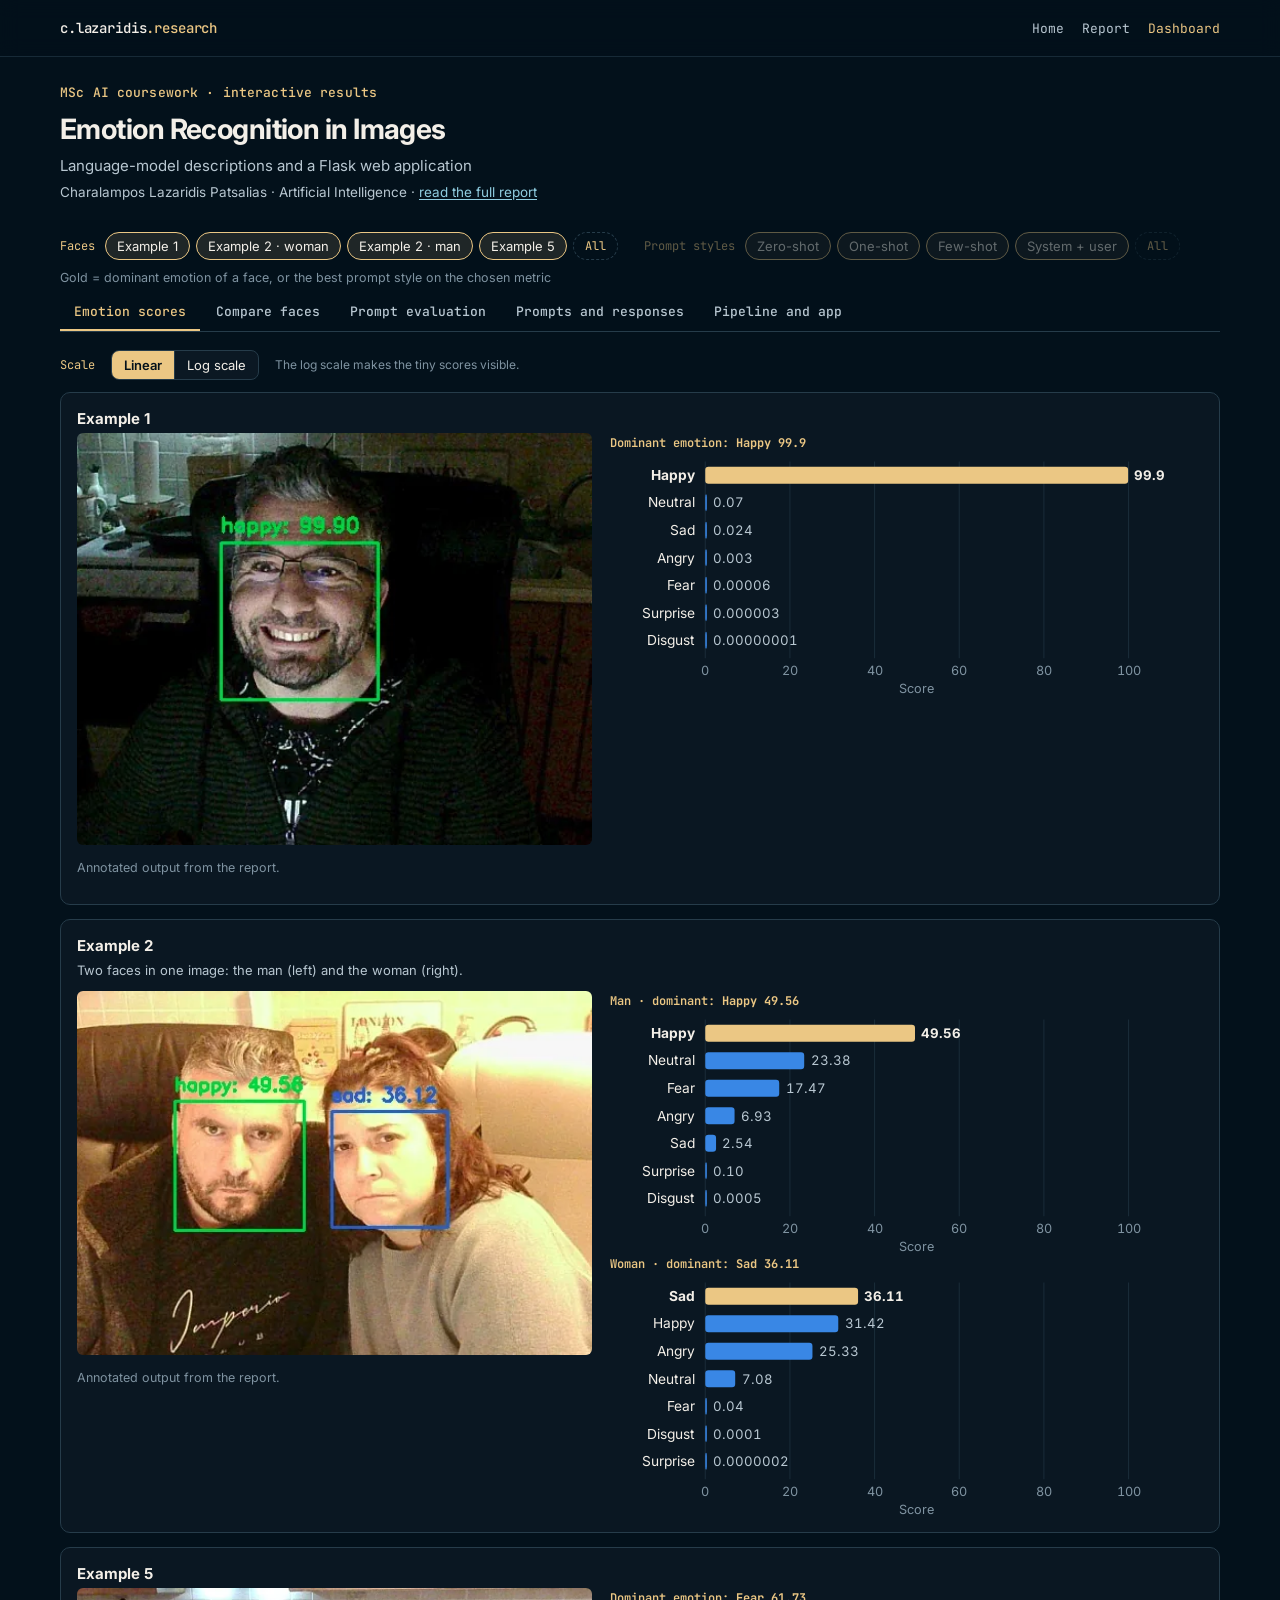
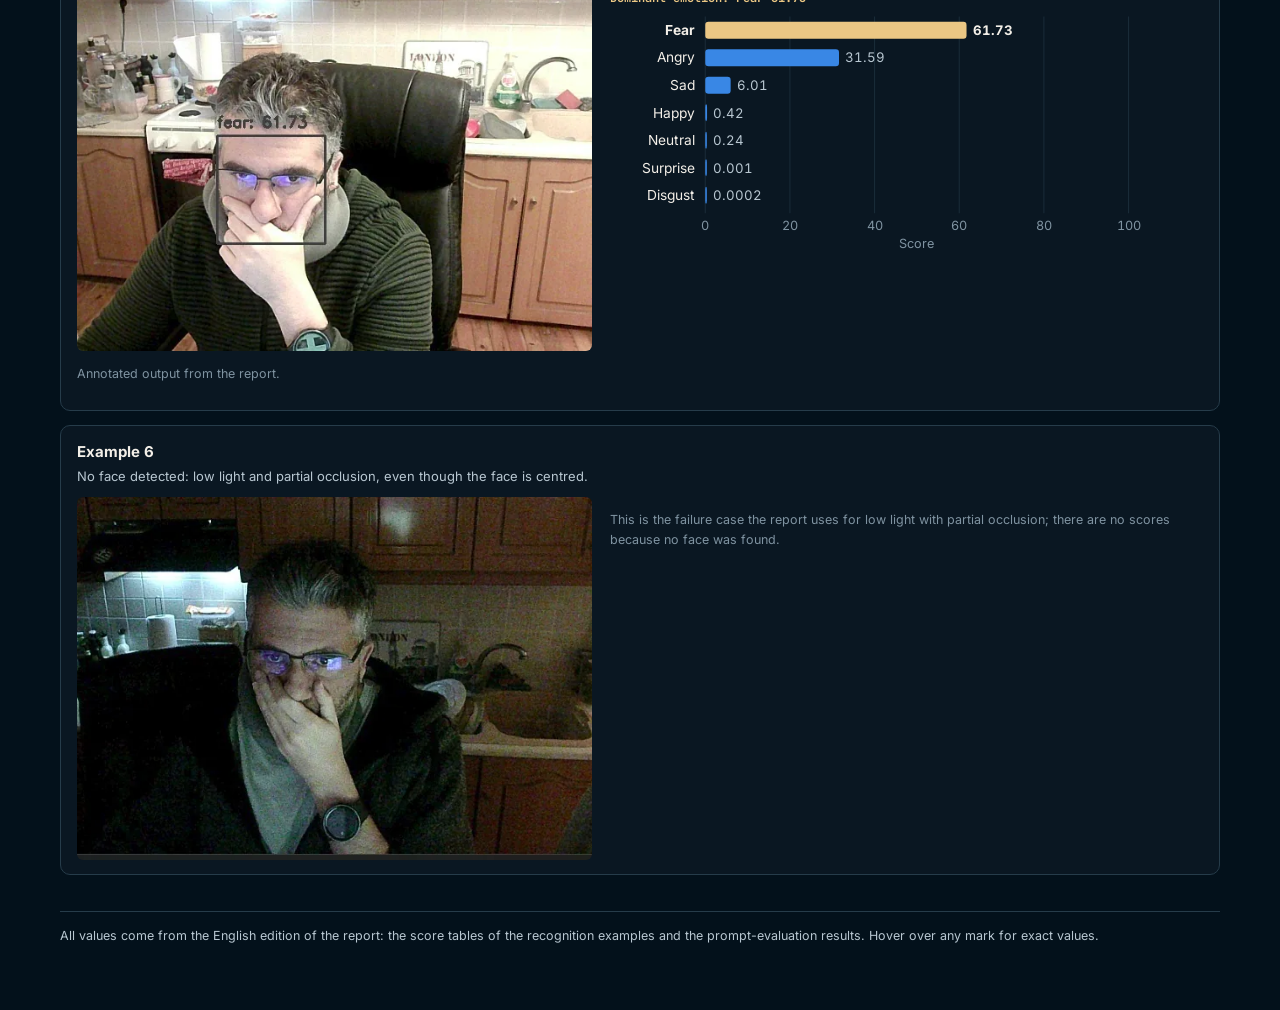
<file: emotion-dashboard.html>
<!DOCTYPE html>
<html lang="en"><head><meta charset="utf-8">
<meta name="viewport" content="width=device-width, initial-scale=1">
<title>Emotion recognition · dashboard · C. Lazaridis Patsalias</title>
<meta name="description" content="Interactive dashboard: emotion scores per face, prompt-style evaluation (BERTScore and perplexity) and the recognition pipeline.">
<meta name="theme-color" content="#03101a">
<link rel="preconnect" href="https://fonts.googleapis.com"><link rel="preconnect" href="https://fonts.gstatic.com" crossorigin><link href="https://fonts.googleapis.com/css2?family=Inter:wght@400;500;600;700&family=JetBrains+Mono:wght@400;500;600&display=swap" rel="stylesheet">
<style>
:root{color-scheme:dark;
--bg:#03111b;--card:#0b1823;--wash:#13232f;--ink:#f3efe8;--ink2:#b8c7d1;--muted:#7f93a1;
--grid:#1a2c39;--axis:#2c4352;--border:#263c4a;--gold:#ebc784;--link:#90cde0;
--t:#3987e5;--m:#c98500;--li:#d95926;--na:#9085e9;--ad:#199e70;--sel:#16314a;
--sans:Inter,system-ui,-apple-system,"Segoe UI",sans-serif;--mono:"JetBrains Mono",ui-monospace,Consolas,monospace}
*{box-sizing:border-box}
html{scroll-behavior:smooth;scroll-padding-top:5rem}
body{margin:0;background:var(--bg);color:var(--ink);font:16px/1.6 var(--sans);-webkit-font-smoothing:antialiased}
.site-art{position:fixed;inset:0;z-index:-1;overflow:hidden;pointer-events:none;background:var(--bg)}
.site-art::before{content:"";position:absolute;inset:0;background:url("https://clazaridis.com/assets/personal-site-bg-Du2AYjH2.webp") center top/cover no-repeat;opacity:.65}
.site-art::after{content:"";position:absolute;inset:0;width:min(100%,75rem);margin-inline:auto;
background:linear-gradient(90deg,transparent,rgba(3,17,27,.94) 9%,rgba(3,17,27,.96) 50%,rgba(3,17,27,.94) 91%,transparent)}
@media (max-width:639px){.site-art::after{background:rgba(3,17,27,.92)}}
a{color:var(--link);text-underline-offset:2px}
code{font:13px/1.4 var(--mono);background:var(--wash);padding:1px 5px;border-radius:4px;color:var(--ink)}
.topbar{position:sticky;top:0;z-index:20;background:rgba(3,17,27,.82);backdrop-filter:blur(10px);-webkit-backdrop-filter:blur(10px);border-bottom:1px solid rgba(38,60,74,.6)}
.topbar .in{display:flex;align-items:center;justify-content:space-between;gap:16px;height:56px;padding:0 20px;margin:0 auto}
.brand{font:500 14px var(--mono);color:var(--ink);text-decoration:none;letter-spacing:-.01em}
.brand span{color:var(--gold)}
.toplinks{display:flex;gap:18px;font:13px var(--mono)}
.toplinks a{color:var(--ink2);text-decoration:none}.toplinks a:hover,.toplinks a[aria-current]{color:var(--gold)}
.eyebrow{font:500 13px/1.5 var(--mono);color:var(--gold);letter-spacing:.01em;margin:0 0 10px}
.legend{display:flex;flex-wrap:wrap;gap:4px 18px;font-size:13px;color:var(--ink2);margin:0 0 6px}
.legend .k{display:inline-flex;align-items:center;gap:7px;white-space:nowrap;flex:none}
.legend svg{display:inline-block;vertical-align:middle}
svg text{font-family:var(--sans);font-size:12.5px;fill:var(--ink2)}
svg .rowlab{fill:var(--ink);font-size:13px}
svg .tick{fill:var(--muted);font-variant-numeric:tabular-nums;font-size:12px}
svg .val{fill:var(--ink2);font-variant-numeric:tabular-nums}
svg .grid{stroke:var(--grid);stroke-width:1}
svg .axis{stroke:var(--axis);stroke-width:1}
svg .ref{stroke:var(--muted);stroke-width:1;stroke-dasharray:4 4}
svg .reflab{fill:var(--muted);font-size:11.5px}
svg .ln{fill:none;stroke-width:2;stroke-linejoin:round;stroke-linecap:round}
svg .hit{fill:transparent}
svg .hit:hover{fill:#fff;fill-opacity:.04}
#tip{position:fixed;z-index:50;pointer-events:none;background:var(--ink);color:#0b1823;font:12.5px/1.45 var(--sans);
padding:7px 10px;border-radius:6px;max-width:330px;display:none;white-space:pre-line;box-shadow:0 6px 24px rgba(0,0,0,.35)}
.num{text-align:right;font-variant-numeric:tabular-nums;white-space:nowrap}
.note{font-size:14px;color:var(--ink2);border-left:3px solid var(--gold);padding:2px 0 2px 12px;margin:14px 0}

.wrap{max-width:1200px;margin:0 auto;padding:26px 20px 64px}
header.hero h1{font-size:28px;line-height:1.2;margin:0 0 8px;font-weight:700;letter-spacing:-.02em;text-wrap:balance}
header.hero .sub{margin:0 0 4px;color:var(--ink2);font-size:15px}
header.hero .meta{margin:0;color:var(--ink2);font-size:13.5px}
header.hero .meta a{white-space:nowrap}
.bar{position:sticky;top:56px;z-index:15;background:rgba(3,17,27,.9);backdrop-filter:blur(10px);-webkit-backdrop-filter:blur(10px);padding:12px 0 0;margin-top:16px;border-bottom:1px solid var(--border)}
.filters{display:flex;flex-wrap:wrap;gap:10px 26px;align-items:center}
.filters .fg{display:flex;align-items:center;flex-wrap:wrap;gap:6px 10px;transition:opacity .15s}
.filters .fg.dim{opacity:.4}
.fl{font:12px var(--mono);color:var(--gold)}
.chips{display:flex;flex-wrap:wrap;gap:6px}
.chip{display:inline-flex;align-items:center;gap:6px;font:13px var(--sans);padding:5px 11px;border:1px solid var(--border);border-radius:999px;background:var(--card);color:var(--ink2);cursor:pointer}
.chip svg{display:inline-block}
.chip[aria-pressed=true]{border-color:var(--gold);color:var(--ink);background:rgba(235,199,132,.12)}
.chip[aria-pressed=false] svg{opacity:.45}
.chip.all{font:12px var(--mono);color:var(--gold);background:transparent;border-style:dashed}
.chip:hover{border-color:var(--gold)}
.chip:focus-visible{outline:2px solid var(--link);outline-offset:1px}
.card.empty{padding:28px 24px;text-align:center}.card.empty h3{font-size:17px}
button.plain{font:13px var(--sans);padding:6px 12px;border:1px solid var(--border);border-radius:8px;background:var(--card);color:var(--ink);cursor:pointer}
button.plain:hover{border-color:var(--gold)}
svg text.grp{fill:var(--gold);font:600 12px var(--mono)}
.subh{font:600 12px var(--mono);color:var(--gold);margin:12px 0 2px}
.heat .hg{font:600 12px var(--mono);color:var(--gold);padding:8px 0 2px}
.seg{display:inline-flex;border:1px solid var(--border);border-radius:8px;overflow:hidden;background:var(--card)}
.seg button{font:inherit;font-size:13px;padding:6px 12px;border:0;background:transparent;color:var(--ink);cursor:pointer;font-family:var(--sans)}
.seg button+button{border-left:1px solid var(--border)}
.seg button[aria-pressed=true]{background:var(--gold);color:#03111b;font-weight:600}
.seg button:focus-visible,.tabs button:focus-visible,select:focus-visible{outline:2px solid var(--link);outline-offset:-2px}
.enc{margin:8px 0 0;font-size:12.5px;color:var(--muted)}
.tabs{display:flex;gap:2px;margin-top:6px;overflow-x:auto;scrollbar-width:none}
.tabs::-webkit-scrollbar{display:none}
.tabs button{flex:none;font:500 13px var(--mono);padding:9px 14px;border:0;border-bottom:2px solid transparent;background:transparent;color:var(--ink2);cursor:pointer}
.tabs button[aria-selected=true]{color:var(--gold);border-bottom-color:var(--gold)}
#panel{padding-top:18px}
.ctx{font:12.5px var(--mono);color:var(--muted);margin:0 0 12px}
.grid{display:grid;gap:14px}
.g2{grid-template-columns:repeat(auto-fit,minmax(min(100%,520px),1fr))}
.span2{grid-column:1/-1}
.card{background:rgba(11,24,35,.92);border:1px solid var(--border);border-radius:10px;padding:14px 16px;min-width:0}
.card h3{font-size:15px;margin:0 0 2px}
.card .sub{font-size:13px;color:var(--ink2);margin:0 0 10px}
.card svg.ch{display:block;width:100%;height:auto;max-width:720px}
.card svg.ch.wide{max-width:1100px}
.kpis{display:grid;grid-template-columns:repeat(auto-fit,minmax(200px,1fr));gap:10px;margin-bottom:14px}
.kpi{background:rgba(11,24,35,.92);border:1px solid var(--border);border-radius:10px;padding:11px 14px}
.kpi .l{font:12px var(--mono);color:var(--gold)}.kpi .v{font-size:25px;font-weight:700;line-height:1.3;margin-top:2px}
.kpi .d{font-size:12.5px;color:var(--ink2)}
.ctl{display:flex;flex-wrap:wrap;gap:10px 16px;align-items:center;margin-bottom:12px;font:12px var(--mono);color:var(--gold)}
.ctl select{font:13px var(--sans);padding:6px 10px;border:1px solid var(--border);border-radius:8px;background:var(--card);color:var(--ink)}
.tw{overflow:auto;border:1px solid var(--border);border-radius:8px}
.tw.scroll{max-height:440px}
table{border-collapse:collapse;width:100%;font-size:13px}
th,td{padding:6px 10px;text-align:left;border-bottom:1px solid var(--grid);white-space:nowrap}
td.wrapc{white-space:normal;min-width:220px}
tbody tr:last-child td{border-bottom:0}
th{position:sticky;top:0;background:var(--card);color:var(--ink2);font:600 11.5px var(--mono);z-index:1}
th[data-sort]{cursor:pointer;user-select:none}th[data-sort]:hover{color:var(--gold)}
tbody tr:hover td{background:rgba(255,255,255,.03)}
b.best{color:var(--gold)}
.heat{display:grid;gap:3px;font-size:12.5px}
.heat .hh{color:var(--ink2);text-align:center;padding:2px 4px;font:11.5px var(--mono)}
.heat .hl{color:var(--ink);padding:8px 10px 8px 0;white-space:nowrap}
.heat .hc{border-radius:6px;padding:8px 4px;text-align:center;font-variant-numeric:tabular-nums;font-weight:600;color:var(--ink)}
ul.find{margin:6px 0 0;padding-left:20px;font-size:14px}ul.find li{margin-bottom:7px}
.note{font-size:13px;margin:12px 0 0}
footer{margin-top:36px;padding-top:14px;border-top:1px solid var(--border);font-size:12.5px;color:var(--ink2)}
@media (max-width:640px){header.hero h1{font-size:23px}.bar{position:static}.card svg.ch{min-width:520px}.card svg.ch.wide{min-width:760px}.card{overflow-x:auto}}

:root{--c1:#3987e5;--c2:#d95926;--c3:#199e70;--c4:#c98500;--c5:#9085e9;--pos:#3987e5;--neg:#d95926}
svg .rowlab.small{font-size:12px}
svg text.strong{font-weight:700;fill:var(--ink)}
svg .val.small{font-size:11.5px}
svg .val.inbar{fill:#fff;font-weight:600}
svg .ptlab{fill:var(--ink);font-size:12.5px}
.heat{display:grid;gap:3px;font-size:13px;margin:8px 0 4px;min-width:0}
.heat .hh{color:var(--ink2);text-align:center;padding:2px 4px 4px;font:11.5px var(--mono);align-self:end;line-height:1.3}
.heat .hh.corner{text-align:left}
.heat .hl{color:var(--ink);padding:0 10px 0 0;font-size:13px;align-self:center;line-height:1.3}
.heat .hc{border-radius:6px;padding:9px 4px;text-align:center;font-variant-numeric:tabular-nums;font-weight:600;color:var(--ink);font-size:13.5px;cursor:default}
.heat .hc.diag{box-shadow:inset 0 0 0 1.5px rgba(235,199,132,.85)}
.heat .hs{display:block;font-size:11px;font-weight:400;opacity:.85;margin-top:1px}
.heat.compact .hc{padding:6px 3px;font-size:12.5px}
.heatwrap{overflow-x:auto}
.heatwrap .heat{min-width:420px}
figure.img{margin:18px 0;background:rgba(11,24,35,.9);border:1px solid var(--border);border-radius:10px;padding:14px 14px 10px}
figure.img h4{font-size:15px;margin:0 0 8px}
figure.img img{display:block;width:auto;height:auto;max-width:100%;max-height:540px;background:#fff;border-radius:6px;margin:0 auto}
figure.img.narrow img{max-width:min(100%,560px)}
figure.img.mid img{max-width:min(100%,760px)}
figure.img.small img{max-width:min(100%,520px)}
figure.img figcaption,figure.chart figcaption{font-size:13px;color:var(--ink2);margin-top:8px;line-height:1.5}
.steps{display:grid;grid-template-columns:repeat(auto-fit,minmax(160px,1fr));gap:10px;margin:16px 0;counter-reset:st}
.step{background:rgba(11,24,35,.9);border:1px solid var(--border);border-radius:10px;padding:12px 14px;position:relative}
.step .n{font:600 12px var(--mono);color:var(--gold)}
.step h4{font-size:14.5px;margin:4px 0 6px}
.step p{font-size:13.5px;color:var(--ink2);margin:0;line-height:1.5}
.pillrow{display:flex;flex-wrap:wrap;gap:6px;margin:8px 0}
.pill{font:12.5px var(--mono);padding:3px 9px;border:1px solid var(--border);border-radius:999px;color:var(--ink2);background:rgba(11,24,35,.8)}
.pill.hl{border-color:var(--gold);color:var(--gold)}
ol.rank{margin:6px 0 0;padding-left:26px;columns:2;column-gap:28px;font-size:14px}
ol.rank li{margin-bottom:3px;break-inside:avoid}
ol.rank li.top{color:var(--gold);font-weight:600}
blockquote.txt{margin:8px 0;padding:10px 14px;border-left:3px solid var(--border);background:rgba(19,35,47,.7);border-radius:0 8px 8px 0;font-size:14px;color:var(--ink2);white-space:pre-line}
blockquote.txt b{color:var(--ink)}
.chip.tiny{font-size:12px;padding:3px 9px}
.mini{font-size:12.5px;color:var(--muted)}
b.best{color:var(--gold)}
.two .tblock .tw{margin-top:0}
@media (min-width:700px){.two figure.chart svg.ch,.g2x figure.chart svg.ch{min-width:0}}
.two figure.chart{margin:8px 0}
.box ol.rank{columns:1}

.card figure.img{margin:6px 0 0;border:0;padding:0;background:transparent}
.card figure.img img{max-height:400px}
.ctl label{display:inline-flex;align-items:center;gap:8px}
.ctl span{font:12px var(--mono);color:var(--gold)}
.gallery{display:grid;grid-template-columns:repeat(auto-fill,minmax(min(100%,340px),1fr));gap:14px}
.gallery figure.img{margin:0}
@media (max-width:640px){.card .heatwrap .heat{min-width:420px}}
.exg{display:grid;grid-template-columns:minmax(0,1fr) minmax(0,1.15fr);gap:18px;align-items:start}.exi img{display:block;width:100%;height:auto;border-radius:6px}.exc .subh{margin:2px 0}.thumbs{display:flex;flex-wrap:wrap;gap:10px;margin:4px 0 10px}.thumbs figure{margin:0;width:150px}.thumbs img{width:100%;border-radius:6px;display:block}.thumbs figcaption{font:11.5px var(--mono);color:var(--ink2);margin-top:3px}@media (max-width:760px){.exg{grid-template-columns:1fr}}
@media print{:root{color-scheme:light;--bg:#fff;--card:#fff;--wash:#f3f3f3;--ink:#111;--ink2:#333;--muted:#666;--grid:#ddd;--axis:#bbb;--border:#ccc;--gold:#7a5410;--link:#14507a}
.site-art,.topbar,nav.toc,.bar,#tip{display:none!important}body{background:#fff}}
</style></head>
<body>
<div class="site-art" aria-hidden="true"></div>
<div class="topbar"><div class="in" style="max-width:1200px"><a class="brand" href="https://clazaridis.com">c.lazaridis<span>.research</span></a>
<div class="toplinks"><a href="https://clazaridis.com">Home</a><a href="emotion-report.html">Report</a><a href="emotion-dashboard.html" aria-current="page">Dashboard</a></div></div></div>
<div class="wrap">
<header class="hero">
<p class="eyebrow">MSc AI coursework · interactive results</p>
<h1>Emotion Recognition in Images</h1>
<p class="sub">Language-model descriptions and a Flask web application</p>
<p class="meta">Charalampos Lazaridis Patsalias · Artificial Intelligence · <a href="emotion-report.html">read the full report</a></p>
</header>
<div class="bar">
  <div class="filters" id="filters"></div>
  <p class="enc">Gold = dominant emotion of a face, or the best prompt style on the chosen metric</p>
  <div class="tabs" role="tablist" aria-label="Views" id="tabs"></div>
</div>
<div id="panel" role="tabpanel" aria-live="polite"></div>
<footer>All values come from the English edition of the report: the score tables of the recognition examples and the prompt-evaluation results. Hover over any mark for exact values.</footer>
</div>
<div id="tip" role="tooltip"></div>
<script>/* Shared chart builders (pure functions returning SVG/HTML strings).
   Used at build time in Node (reports) and at run time in the browser (dashboards).
   Every mark carries data-tip for the shared tooltip. */
(function (root) {
  const esc = s => String(s).replace(/[&<>"]/g, c => ({ '&': '&amp;', '<': '&lt;', '>': '&gt;', '"': '&quot;' }[c]));
  const minus = s => s.replace(/^-/, '−');
  const fx = (v, d = 2) => v == null ? '–' : minus((+v).toFixed(d));
  const sg = (v, d = 2) => v == null ? '–' : (v > 0 ? '+' : '') + minus((+v).toFixed(d));
  const th = (v, d = 0) => v == null ? '–' : minus((+v).toLocaleString('en-US', { minimumFractionDigits: d, maximumFractionDigits: d }));
  const ticks = (a, b, st) => { const o = []; for (let v = a; v <= b + st * 1e-6; v += st) o.push(+v.toFixed(8)); return o; };
  const tdOf = st => Math.abs(st - Math.round(st)) < 1e-9 ? 0 : Math.abs(st * 10 - Math.round(st * 10)) < 1e-9 ? 1 : Math.abs(st * 100 - Math.round(st * 100)) < 1e-9 ? 2 : 3;
  function niceAxis(vals, o = {}) {
    let lo = Math.min(...vals), hi = Math.max(...vals);
    if (o.zero) { lo = Math.min(lo, 0); hi = Math.max(hi, 0); }
    const span = Math.max(hi - lo, 1e-9), pad = o.pad == null ? 0.06 : o.pad;
    if (!(o.zero && lo === 0)) lo -= span * pad;
    if (!(o.zero && hi === 0)) hi += span * pad;
    if (o.cap != null) hi = Math.min(hi, o.cap);
    if (o.floor != null) lo = Math.max(lo, o.floor);
    const target = o.target || 6;
    for (const st of [.001, .002, .0025, .005, .01, .02, .025, .05, .1, .2, .25, .5, 1, 2, 2.5, 5, 10, 20, 25, 50, 100, 200, 250, 500, 1000, 2000, 2500, 5000, 10000]) {
      const a = Math.floor(lo / st + 1e-9) * st, b = Math.ceil(hi / st - 1e-9) * st;
      if ((b - a) / st <= target) return [+a.toFixed(6), +b.toFixed(6), st];
    }
    return [lo, hi, (hi - lo) / 5];
  }
  /* filled disc, or ring (hollow, same hue) as a secondary encoding */
  const mark = (cx, cy, r, color, ring, tip) => ring
    ? `<circle cx="${(+cx).toFixed(1)}" cy="${(+cy).toFixed(1)}" r="${r - 1}" fill="var(--card)" stroke="${color}" stroke-width="2.6"${tip ? ` data-tip="${esc(tip)}"` : ''}/>`
    : `<circle cx="${(+cx).toFixed(1)}" cy="${(+cy).toFixed(1)}" r="${r}" fill="${color}" stroke="var(--card)" stroke-width="2"${tip ? ` data-tip="${esc(tip)}"` : ''}/>`;
  const swatch = (color, ring) => `<svg width="12" height="12" aria-hidden="true">${ring ? `<circle cx="6" cy="6" r="4.2" fill="none" stroke="${color}" stroke-width="2.2"/>` : `<circle cx="6" cy="6" r="5" fill="${color}"/>`}</svg>`;
  const svgOpen = (W, H, title, cls = 'ch') => `<svg class="${cls}" viewBox="0 0 ${W} ${H}" role="img" aria-label="${esc(title || '')}">`;
  function xAxis(X, lo, hi, st, y0, y1, H, label, dec, cx, fmt) {
    let s = '';
    for (const t of ticks(lo, hi, st)) {
      const x = X(t).toFixed(1);
      s += `<line class="grid" x1="${x}" y1="${y0}" x2="${x}" y2="${y1}"/><text class="tick" x="${x}" y="${y1 + 16}" text-anchor="middle">${fmt ? fmt(t) : fx(t, dec == null ? tdOf(st) : dec)}</text>`;
    }
    if (label) s += `<text class="tick" x="${cx}" y="${H - 3}" text-anchor="middle">${esc(label)}</text>`;
    return s;
  }

  /* Horizontal bars. rows: [{label, value, color?, tip?, strong?, note?}]
     o: {min,max,step, dec, tickDec, xlabel, gutter, right, rowH, barH, color, title, fmt, refs:[[v,label]]} */
  function hbars(rows, o = {}) {
    const W = o.W || 720, gut = o.gutter || 170, right = o.right || 70, rh = o.rowH || 30, bh = o.barH || Math.min(18, rh - 10), top = o.top || 8;
    const vals = rows.map(r => r.value);
    let [lo, hi, st] = o.min != null ? [o.min, o.max, o.step] : niceAxis(vals, { zero: true, pad: 0.04 });
    const H = top + rh * rows.length + (o.xlabel ? 40 : 26);
    const pw = W - gut - right, X = v => gut + (Math.max(lo, Math.min(hi, v)) - lo) / (hi - lo) * pw, x0 = X(Math.max(lo, Math.min(hi, 0)));
    const dec = o.dec == null ? 2 : o.dec, fmt = o.fmt || (v => fx(v, dec));
    let s = svgOpen(W, H, o.title);
    s += xAxis(X, lo, hi, st, top, H - (o.xlabel ? 36 : 22), H, o.xlabel, o.tickDec, gut + pw / 2, o.tickFmt);
    for (const [rv, rl] of (o.refs || [])) { const x = X(rv); s += `<line class="ref" x1="${x}" y1="${top}" x2="${x}" y2="${H - (o.xlabel ? 36 : 22)}"/>${rl ? `<text class="reflab" x="${x + 4}" y="${top + 10}">${esc(rl)}</text>` : ''}`; }
    rows.forEach((r, i) => {
      const y = top + rh * i, yb = y + (rh - bh) / 2, xv = X(r.value), a = Math.min(x0, xv), w = Math.max(Math.abs(xv - x0), 1.5);
      const col = r.color || o.color || 'var(--c1)';
      s += `<text class="rowlab${r.strong ? ' strong' : ''}" x="${gut - 10}" y="${yb + bh / 2 + 4.5}" text-anchor="end">${esc(r.label)}</text>`;
      s += `<rect x="${a.toFixed(1)}" y="${yb.toFixed(1)}" width="${w.toFixed(1)}" height="${bh}" rx="3" fill="${col}"${r.dim ? ' opacity=".45"' : ''}/>`;
      const neg = r.value < 0, lab = (r.disp != null ? r.disp : fmt(r.value)) + (r.note ? ' ' + r.note : ''), lw = lab.length * 7.2;
      const inside = neg ? (a - 6 - lw < gut) : (a + w + 6 + lw > W - 2);
      const lx = inside ? (neg ? a + 6 : a + w - 6) : (neg ? a - 6 : a + w + 6), anc = inside ? (neg ? 'start' : 'end') : (neg ? 'end' : 'start');
      s += `<text class="val${r.strong ? ' strong' : ''}${inside ? ' inbar' : ''}" x="${lx.toFixed(1)}" y="${yb + bh / 2 + 4.5}" text-anchor="${anc}">${esc(lab)}</text>`;
      s += `<rect class="hit" x="0" y="${y}" width="${W}" height="${rh}" data-tip="${esc(r.tip || r.label + '\n' + fmt(r.value))}"/>`;
    });
    if (lo < 0) s += `<line class="axis" x1="${x0}" y1="${top}" x2="${x0}" y2="${H - (o.xlabel ? 36 : 22)}"/>`;
    return s + '</svg>';
  }

  /* Dot rows: one row per item, several coloured dots per row on a shared (possibly truncated) axis.
     rows: [{label, vals:{key:v}}]; series: [{key,label,color}] */
  function dotrows(rows, series, o = {}) {
    const W = o.W || 720, gut = o.gutter || 130, right = o.right || 24, rh = o.rowH || 44, top = 8, off = o.offset || 7;
    const all = rows.flatMap(r => series.map(s => r.vals[s.key]).filter(v => v != null));
    let [lo, hi, st] = o.min != null ? [o.min, o.max, o.step] : niceAxis(all, { pad: 0.08, cap: o.cap });
    const H = top + rh * rows.length + (o.xlabel ? 40 : 26), pw = W - gut - right;
    const X = v => gut + (v - lo) / (hi - lo) * pw, dec = o.dec == null ? 4 : o.dec;
    let s = svgOpen(W, H, o.title);
    s += xAxis(X, lo, hi, st, top, H - (o.xlabel ? 36 : 22), H, o.xlabel, o.tickDec, gut + pw / 2);
    rows.forEach((r, i) => {
      const y = top + rh * i + rh / 2;
      if (i) s += `<line class="grid" x1="${gut}" y1="${y - rh / 2}" x2="${W - right}" y2="${y - rh / 2}" stroke-dasharray="2 4"/>`;
      s += `<text class="rowlab" x="${gut - 12}" y="${y + 4.5}" text-anchor="end">${esc(r.label)}</text>`;
      const pres = series.filter(sr => r.vals[sr.key] != null);
      if (pres.length > 1) {
        const vs = pres.map(sr => r.vals[sr.key]);
        s += `<line class="axis" x1="${X(Math.min(...vs))}" y1="${y}" x2="${X(Math.max(...vs))}" y2="${y}" stroke-width="2"/>`;
      }
      const allTip = r.label + '\n' + pres.map(sr => `${sr.label}: ${fx(r.vals[sr.key], dec)}`).join('\n');
      s += `<rect class="hit" x="0" y="${y - rh / 2}" width="${gut}" height="${rh}" data-tip="${esc(allTip)}"/>`;
      pres.forEach((sr, j) => {
        const yy = y + (pres.length > 1 ? (j - (pres.length - 1) / 2) * off : 0);
        s += mark(X(r.vals[sr.key]), yy, 6.5, sr.color, sr.ring, r.label + ' · ' + sr.label + '\n' + fx(r.vals[sr.key], dec));
      });
    });
    return s + '</svg>';
  }

  /* Grouped horizontal bars: groups [{label, vals:{key:v}}], series [{key,label,color}] */
  function groupbars(groups, series, o = {}) {
    const W = o.W || 720, gut = o.gutter || 150, right = o.right || 64, bh = o.barH || 13, gap = 3, pad = 14, top = 8;
    const gh = series.length * (bh + gap) - gap + pad;
    const all = groups.flatMap(g => series.map(s => g.vals[s.key]).filter(v => v != null));
    let [lo, hi, st] = o.min != null ? [o.min, o.max, o.step] : niceAxis(all, { zero: true, pad: 0.04 });
    const H = top + gh * groups.length + (o.xlabel ? 40 : 26), pw = W - gut - right;
    const X = v => gut + (Math.max(lo, Math.min(hi, v)) - lo) / (hi - lo) * pw, x0 = X(Math.max(lo, 0));
    const dec = o.dec == null ? 2 : o.dec, fmt = o.fmt || (v => fx(v, dec));
    let s = svgOpen(W, H, o.title);
    s += xAxis(X, lo, hi, st, top, H - (o.xlabel ? 36 : 22), H, o.xlabel, o.tickDec, gut + pw / 2, o.tickFmt);
    groups.forEach((g, i) => {
      const y0 = top + gh * i + pad / 2;
      if (i) s += `<line class="grid" x1="0" y1="${y0 - pad / 2}" x2="${W - right}" y2="${y0 - pad / 2}" stroke-dasharray="2 4"/>`;
      s += `<text class="rowlab" x="${gut - 10}" y="${y0 + (gh - pad) / 2 + 4.5}" text-anchor="end">${esc(g.label)}</text>`;
      series.forEach((sr, j) => {
        const v = g.vals[sr.key]; if (v == null) return;
        const y = y0 + j * (bh + gap), xv = X(v), a = Math.min(x0, xv), w = Math.max(Math.abs(xv - x0), 1.5);
        s += `<rect x="${a.toFixed(1)}" y="${y}" width="${w.toFixed(1)}" height="${bh}" rx="2" fill="${sr.color}"/>`;
        s += `<text class="val small" x="${(v < 0 ? a - 5 : a + w + 5).toFixed(1)}" y="${y + bh - 2.5}" text-anchor="${v < 0 ? 'end' : 'start'}">${fmt(v)}</text>`;
      });
      const tip = g.label + '\n' + series.filter(sr => g.vals[sr.key] != null).map(sr => `${sr.label}: ${fmt(g.vals[sr.key])}`).join('\n');
      s += `<rect class="hit" x="0" y="${y0 - pad / 2}" width="${W}" height="${gh}" data-tip="${esc(tip)}"/>`;
    });
    if (lo < 0) s += `<line class="axis" x1="${x0}" y1="${top}" x2="${x0}" y2="${H - (o.xlabel ? 36 : 22)}"/>`;
    return s + '</svg>';
  }

  /* Dumbbell: rows [{label, a, b}] with two series styles */
  function dumbbell(rows, o = {}) {
    const W = o.W || 720, gut = o.gutter || 250, right = o.right || 24, rh = o.rowH || 24, top = 8;
    const all = rows.flatMap(r => [r.a, r.b]);
    let [lo, hi, st] = o.min != null ? [o.min, o.max, o.step] : niceAxis(all, { zero: true, pad: 0.05 });
    const H = top + rh * rows.length + (o.xlabel ? 40 : 26), pw = W - gut - right, X = v => gut + (v - lo) / (hi - lo) * pw;
    const dec = o.dec == null ? 3 : o.dec;
    let s = svgOpen(W, H, o.title);
    s += xAxis(X, lo, hi, st, top, H - (o.xlabel ? 36 : 22), H, o.xlabel, o.tickDec, gut + pw / 2);
    s += `<line class="axis" x1="${X(0)}" y1="${top}" x2="${X(0)}" y2="${H - (o.xlabel ? 36 : 22)}"/>`;
    rows.forEach((r, i) => {
      const y = top + rh * i + rh / 2;
      s += `<text class="rowlab small" x="${gut - 10}" y="${y + 4}" text-anchor="end">${esc(r.label)}</text>`;
      s += `<line x1="${X(r.a)}" y1="${y}" x2="${X(r.b)}" y2="${y}" stroke="var(--muted)" stroke-width="2"/>`;
      s += `<circle cx="${X(r.b).toFixed(1)}" cy="${y}" r="7" fill="var(--card)" stroke="${o.cb || 'var(--c2)'}" stroke-width="2.2"/>`;
      s += `<circle cx="${X(r.a).toFixed(1)}" cy="${y}" r="3.6" fill="${o.ca || 'var(--c1)'}"/>`;
      s += `<rect class="hit" x="0" y="${y - rh / 2}" width="${W}" height="${rh}" data-tip="${esc(`${r.label}\n${o.la || 'A'}: ${sg(r.a, dec)}\n${o.lb || 'B'}: ${sg(r.b, dec)}${Math.abs(r.a - r.b) > 1e-9 ? '\nDifference: ' + sg(r.b - r.a, dec) : '\nIdentical'}`)}"/>`;
    });
    return s + '</svg>';
  }

  /* Heat grid (HTML). M: rows of numbers; o: {rl, cl, mode:'seq'|'div', max, dec, rgb, rgbNeg, tip(i,j,v), corner, diag, rowLabelW} */
  function heat(M, o = {}) {
    const n = M[0].length, flat = M.flat();
    const max = o.max != null ? o.max : Math.max(...flat.map(Math.abs));
    const rgb = o.rgb || '57,135,229', rgbNeg = o.rgbNeg || '217,89,38', dec = o.dec == null ? 0 : o.dec;
    const fmt = o.fmt || (v => o.thousands ? th(v, dec) : fx(v, dec));
    let s = `<div class="heat${o.compact ? ' compact' : ''}" style="${o.maxW ? `max-width:${o.maxW}px;` : ''}grid-template-columns:${o.rowLabelW || 'minmax(90px,auto)'} repeat(${n},minmax(${o.cellMin || 56}px,1fr))">`;
    s += `<div class="hh corner">${esc(o.corner || '')}</div>` + o.cl.map(c => `<div class="hh">${esc(c)}</div>`).join('');
    M.forEach((row, i) => {
      s += `<div class="hl">${esc(o.rl[i])}</div>`;
      row.forEach((v, j) => {
        const a = v == null ? 0 : 0.07 + 0.78 * Math.min(1, Math.abs(v) / max);
        const col = v != null && v < 0 && o.mode === 'div' ? rgbNeg : rgb;
        const strong = a > 0.55;
        const tip = o.tip ? o.tip(i, j, v) : `${o.rl[i]} · ${o.cl[j]}\n${fmt(v)}`;
        s += `<div class="hc${o.diag && i === j ? ' diag' : ''}" style="background:rgba(${col},${a.toFixed(2)});${strong ? 'color:#fff' : ''}" data-tip="${esc(tip)}">${o.label ? o.label(i, j, v) : v == null ? '–' : fmt(v)}${o.sub ? `<span class="hs">${o.sub(i, j, v)}</span>` : ''}</div>`;
      });
    });
    return s + '</div>';
  }

  /* SHAP-style waterfall, horizontal. items in display order (top first); cumulative built from the bottom. */
  function waterfall(base, items, o = {}) {
    const W = o.W || 720, gut = o.gutter || 170, right = o.right || 40, rh = o.rowH || 30, bh = 18, top = 26;
    const n = items.length, ends = new Array(n); let cur = base;
    for (let i = n - 1; i >= 0; i--) { const st = cur; cur += items[i].v; ends[i] = [st, cur]; }
    const final = o.final != null ? o.final : cur;
    const all = ends.flat().concat([base, final]);
    let [lo, hi, st] = o.min != null ? [o.min, o.max, o.step] : niceAxis(all, { pad: 0.05 });
    const H = top + rh * n + 44, pw = W - gut - right, X = v => gut + (v - lo) / (hi - lo) * pw;
    let s = svgOpen(W, H, o.title);
    s += xAxis(X, lo, hi, st, top, H - 36, H, o.xlabel, o.tickDec, gut + pw / 2);
    s += `<line class="ref" x1="${X(base)}" y1="${top}" x2="${X(base)}" y2="${H - 36}"/>`;
    s += `<line class="ref" x1="${X(final)}" y1="${top - 6}" x2="${X(final)}" y2="${top + rh}"/>`;
    s += `<text class="reflab" x="${X(final)}" y="${top - 10}" text-anchor="middle">${esc(o.finalLabel || 'f(x) = ' + fx(final, 3))}</text>`;
    const nearR = X(base) > W - right - 110;
    s += `<text class="reflab" x="${(X(base) + (nearR ? -6 : 6)).toFixed(1)}" y="${H - 40}" text-anchor="${nearR ? 'end' : 'start'}">${esc(o.baseLabel || 'E[f(X)] = ' + fx(base, 3))}</text>`;
    items.forEach((it, i) => {
      const y = top + rh * i, yb = y + (rh - bh) / 2, [a0, a1] = ends[i], xa = X(Math.min(a0, a1)), w = Math.max(Math.abs(X(a1) - X(a0)), 1.5);
      const col = it.v >= 0 ? (o.cpos || 'var(--c2)') : (o.cneg || 'var(--c1)');
      s += `<text class="rowlab" x="${gut - 10}" y="${yb + 13.5}" text-anchor="end">${esc(it.label)}</text>`;
      s += `<rect x="${xa.toFixed(1)}" y="${yb}" width="${w.toFixed(1)}" height="${bh}" rx="2" fill="${col}"/>`;
      if (i < n - 1) s += `<line x1="${X(a0)}" y1="${yb + bh}" x2="${X(a0)}" y2="${yb + rh}" stroke="var(--muted)" stroke-dasharray="2 2"/>`;
      const lbl = sg(it.v, o.dec == null ? 2 : o.dec), inside = w > 46;
      s += inside ? `<text class="val inbar" x="${(xa + w / 2).toFixed(1)}" y="${yb + 13.5}" text-anchor="middle">${lbl}</text>`
                  : `<text class="val" x="${(it.v >= 0 ? xa + w + 5 : xa - 5).toFixed(1)}" y="${yb + 13.5}" text-anchor="${it.v >= 0 ? 'start' : 'end'}">${lbl}</text>`;
      s += `<rect class="hit" x="0" y="${y}" width="${W}" height="${rh}" data-tip="${esc(`${it.label}\nSHAP contribution ${lbl}`)}"/>`;
    });
    return s + '</svg>';
  }

  /* Labelled scatter. pts: [{x,y,label,color,tip,dx,dy,anchor}] */
  function scatter(pts, o = {}) {
    const W = o.W || 720, H = o.H || 360, l = o.left || 62, r = o.right || 24, t = 14, b = 46;
    let [xl, xh, xs] = o.x || niceAxis(pts.map(p => p.x), { pad: 0.15 });
    let [yl, yh, ys] = o.y || niceAxis(pts.map(p => p.y), { pad: 0.15 });
    const pw = W - l - r, ph = H - t - b, X = v => l + (v - xl) / (xh - xl) * pw, Y = v => t + ph * (1 - (v - yl) / (yh - yl));
    let s = svgOpen(W, H, o.title);
    for (const v of ticks(yl, yh, ys)) s += `<line class="grid" x1="${l}" y1="${Y(v)}" x2="${W - r}" y2="${Y(v)}"/><text class="tick" x="${l - 8}" y="${Y(v) + 4}" text-anchor="end">${fx(v, o.yDec == null ? tdOf(ys) : o.yDec)}</text>`;
    for (const v of ticks(xl, xh, xs)) s += `<line class="grid" x1="${X(v)}" y1="${t}" x2="${X(v)}" y2="${t + ph}"/><text class="tick" x="${X(v)}" y="${t + ph + 17}" text-anchor="middle">${fx(v, o.xDec == null ? tdOf(xs) : o.xDec)}</text>`;
    s += `<text class="tick" x="${l + pw / 2}" y="${H - 4}" text-anchor="middle">${esc(o.xlabel || '')}</text>`;
    s += `<text class="tick" transform="translate(14 ${t + ph / 2}) rotate(-90)" text-anchor="middle">${esc(o.ylabel || '')}</text>`;
    if (o.extra) s += o.extra(X, Y);
    pts.forEach(p => {
      s += mark(X(p.x), Y(p.y), p.r || 7, p.color || 'var(--c1)', p.ring, p.tip || p.label);
      s += `<text class="ptlab" x="${(X(p.x) + (p.dx == null ? 11 : p.dx)).toFixed(1)}" y="${(Y(p.y) + (p.dy == null ? 4 : p.dy)).toFixed(1)}" text-anchor="${p.anchor || 'start'}">${esc(p.label)}</text>`;
    });
    return s + '</svg>';
  }

  /* 24-hour strip coloured by category. assign: array[24] of keys; cats {key:{label,color}} */
  function strip24(assign, cats, o = {}) {
    const W = o.W || 720, l = 8, r = 8, top = 6, h = 34, pw = W - l - r, cw = pw / 24, H = top + h + 26;
    let s = svgOpen(W, H, o.title);
    assign.forEach((k, i) => {
      const x = l + i * cw;
      s += `<rect x="${(x + 1).toFixed(1)}" y="${top}" width="${(cw - 2).toFixed(1)}" height="${h}" rx="3" fill="${cats[k].color}" data-tip="${esc(`${String(i).padStart(2, '0')}:00\n${cats[k].label}`)}"/>`;
      if (i % (o.every || 1) === 0) s += `<text class="tick" x="${(x + cw / 2).toFixed(1)}" y="${top + h + 16}" text-anchor="middle">${i}</text>`;
    });
    return s + '</svg>';
  }

  /* Sortable table. head: [{k,label,num,dec,fmt}], rows: [{...}], o: {id, sort:{k,dir}, best:{k:'max'|'min'}, wrap:[k]} */
  function table(head, rows, o = {}) {
    let rs = rows.slice();
    if (o.sort && o.sort.k) {
      const k = o.sort.k, d = o.sort.dir || -1;
      rs.sort((a, b) => { const x = a[k], y = b[k]; if (typeof x === 'number' && typeof y === 'number') return d * (x - y); return d * String(x).localeCompare(String(y)); });
    }
    const best = {};
    for (const [k, m] of Object.entries(o.best || {})) { const vs = rows.map(r => r[k]).filter(v => typeof v === 'number'); if (vs.length > 1) best[k] = m === 'min' ? Math.min(...vs) : Math.max(...vs); }
    const cell = (h, r) => {
      const v = r[h.k]; let txt = h.fmt ? h.fmt(v, r) : (typeof v === 'number' ? fx(v, h.dec == null ? 2 : h.dec) : esc(v == null ? '–' : v));
      if (best[h.k] != null && v === best[h.k]) txt = `<b class="best">${txt}</b>`;
      return `<td class="${h.num ? 'num' : ''}${(o.wrap || []).includes(h.k) ? ' wrapc' : ''}">${txt}</td>`;
    };
    let s = `<div class="tw${o.scroll ? ' scroll' : ''}"><table${o.id ? ` data-id="${o.id}"` : ''}><thead><tr>`;
    s += head.map(h => { const ar = o.sort && o.sort.k === h.k ? (o.sort.dir > 0 ? ' ▲' : ' ▼') : ''; return `<th class="${h.num ? 'num' : ''}"${o.id && o.sortable !== false ? ` data-sort="${h.k}"` : ''}>${esc(h.label)}${ar}</th>`; }).join('');
    s += '</tr></thead><tbody>' + rs.map(r => '<tr>' + head.map(h => cell(h, r)).join('') + '</tr>').join('') + '</tbody></table></div>';
    return s;
  }

  function legend(pairs, shape) {
    return '<div class="legend">' + pairs.map(([n, c, sh]) => {
      const t = sh || shape || 'dot';
      const sw = t === 'ring' ? `<svg width="12" height="12" aria-hidden="true"><circle cx="6" cy="6" r="4.2" fill="none" stroke="${c}" stroke-width="2.2"/></svg>`
        : t === 'sq' ? `<svg width="12" height="12" aria-hidden="true"><rect x="1" y="1" width="10" height="10" rx="2" fill="${c}"/></svg>`
          : `<svg width="12" height="12" aria-hidden="true"><circle cx="6" cy="6" r="5" fill="${c}"/></svg>`;
      return `<span class="k">${sw}${esc(n)}</span>`;
    }).join('') + '</div>';
  }

  const api = { mark, swatch, esc, fx, sg, th, ticks, tdOf, niceAxis, hbars, dotrows, groupbars, dumbbell, heat, waterfall, scatter, strip24, table, legend };
  if (typeof module !== 'undefined' && module.exports) module.exports = api; else root.C = api;
})(this);

const D = {"emotions":["HAPPY","SAD","ANGRY","FEAR","SURPRISE","DISGUST","NEUTRAL"],"faces":[{"id":"e1","label":"Example 1","scores":[["HAPPY","99.9"],["NEUTRAL","0.07"],["SAD","0.024"],["ANGRY","0.003"],["FEAR","0.00006"],["SURPRISE","0.000003"],["DISGUST","0.00000001"]]},{"id":"e2w","label":"Example 2 · woman","scores":[["SAD","36.11"],["HAPPY","31.42"],["ANGRY","25.33"],["NEUTRAL","7.08"],["FEAR","0.04"],["DISGUST","0.0001"],["SURPRISE","0.0000002"]]},{"id":"e2m","label":"Example 2 · man","scores":[["HAPPY","49.56"],["NEUTRAL","23.38"],["FEAR","17.47"],["ANGRY","6.93"],["SAD","2.54"],["SURPRISE","0.10"],["DISGUST","0.0005"]]},{"id":"e5","label":"Example 5","scores":[["FEAR","61.73"],["ANGRY","31.59"],["SAD","6.01"],["HAPPY","0.42"],["NEUTRAL","0.24"],["SURPRISE","0.001"],["DISGUST","0.0002"]]}],"shots":[{"id":"x1","img":11,"label":"Example 1","faces":["e1"]},{"id":"x2","img":12,"label":"Example 2","faces":["e2m","e2w"],"note":"Two faces in one image: the man (left) and the woman (right)."},{"id":"x5","img":15,"label":"Example 5","faces":["e5"]},{"id":"x6","img":16,"label":"Example 6","faces":[],"note":"No face detected: low light and partial occlusion, even though the face is centred."}],"prompts":[{"id":"zero","label":"Zero-shot","desc":"Simple prompt without an example","bert":0.85,"ppl":6.02,"user":"Describe the people detected in here: Face 1: age~35, gender=Man, dominant_emotion=fear, position=center","response":"In this description, we have one individual identified as follows:\nFace 1 (Center):\n- Age estimate: Approximately 35 years old.\n- Gender: Male.\n- Dominant emotion: Fear. This could suggest that the person may be feeling anxious or apprehensive in the current situation. It is important to note that facial expressions can change rapidly and this assessment should not be taken as a definitive measure of their emotional state at all times.\n- Position: The individual is located at the center of the scene."},{"id":"one","label":"One-shot","desc":"Simple prompt with one example","bert":0.88,"ppl":9.88,"user":"Describe the people detected in here: Face 1: age~35, gender=Man, dominant_emotion=fear, position=center following the example below:\nData: Face 1: age~28, gender=Woman, dominant_emotion=Happy, position=center\nDescription: The image shows a woman in her late twenties appears at the center of the frame with a joyful, happy expression.","response":"In this description, we have an individual who is approximately 35 years old and identifies as male. He exhibits a dominant emotion of fear. This man is positioned centrally within the given scene. Therefore, the description would be: The image showcases a man around the age of 35, standing central to the frame, with a palpable sense of fear etched on his face."},{"id":"few","label":"Few-shot","desc":"Several examples","bert":0.94,"ppl":12.08,"user":"Data: Face 1: age~28, gender=Woman, dominant_emotion=Happy, position=center\nDescription: The image shows a woman in her late twenties appears at the center of the frame with a joyful, happy expression.\n…\nData: Face 1: age~45, gender=Man, dominant_emotion=sad, position=left\nDescription: The image captures a middle-aged man on the left side displaying a sad, melancholic demeanor.\nData: Face 1: age~35, gender=Man, dominant_emotion=fear, position=center\nDescription:","response":"The image displays a man in his mid-thirties exhibiting a fearful expression, standing prominently in the center of the frame."},{"id":"sys","label":"System + user","desc":"System prompt plus user prompt","bert":0.88,"ppl":9.25,"system":"You are a helpful assistant that describes people in images based on face detection data. Write natural, friendly descriptions in 4-5 sentences. Focus on: approximate age, gender, emotional expression, and position in the image. Be respectful and avoid assumptions about identity or personality. Write in a warm, conversational tone.","user":"Describe the people detected in this image: Face 1: age~35, gender=Man, dominant_emotion=fear, position=center","response":"In the heart of this image, we find an individual approximately around thirty-five years old. His masculine features suggest he's a man. The striking aspect is his expression, which appears to be one of fear or concern, perhaps reflecting a moment of tension or apprehension. He stands centrally in the frame, drawing our immediate attention as if he's at the crux of whatever narrative unfolds within this picture."}],"reference":"In the picture we can see a man in his thirties with a fearfull expression in the center of the picture.","steps":[["Input","OpenCV loads an image or grabs a frame from the camera."],["Preprocessing","Colour conversion from BGR to RGB."],["Face detection + landmarks","MediaPipe through DeepFace finds each face (bounding box) and its landmarks."],["Crop and normalise","Only the bounding-box area is kept; DeepFace normalises the face."],["Emotion recognition","mini-Xception returns a confidence score for each of the seven basic emotions."]],"videoRank":["neutral","angry","sad","happy","fear","surprise","disgust"],"videoImg":"[data-uri]","pipeImg":"[data-uri]","shotImg":{"x1":"[data-uri]","x2":"[data-uri]","x5":"[data-uri]","x6":"[data-uri]"}};

const DW=560, cap=s=>s.charAt(0)+s.slice(1).toLowerCase();
const FID=Object.fromEntries(D.faces.map(f=>[f.id,f])), PID=Object.fromEntries(D.prompts.map(p=>[p.id,p]));
function bars(f){const top=f.scores[0][0], log=S.scale==='log';
  const rows=f.scores.map(([e,v])=>({label:cap(e),value:log?Math.log10(+v)+8:+v,disp:v,color:e===top?'var(--gold)':'var(--c1)',strong:e===top,tip:f.label+'\n'+cap(e)+': '+v}));
  return C.hbars(rows,log?{min:0,max:10,step:2,xlabel:'Score (log scale)',gutter:90,rowH:26,W:DW,tickFmt:t=>{const p=t-8;return p===0?'1':p===2?'100':p===-2?'0.01':'1e'+String(p).replace('-','−')}}
                         :{min:0,max:100,step:20,xlabel:'Score',gutter:90,rowH:26,W:DW});}
function pFaces(){const on=sel('faces');
  const cards=D.shots.filter(sh=>sh.faces.some(id=>on.includes(id))).map(sh=>{const fs=sh.faces.filter(id=>on.includes(id)).map(id=>FID[id]);
    return '<div class="card span2"><h3>'+sh.label+'</h3>'+(sh.note?'<p class="sub">'+esc(sh.note)+'</p>':'')+'<div class="exg"><div class="exi"><img src="'+D.shotImg[sh.id]+'" alt="'+sh.label+': annotated image"><p class="mini">Annotated output from the report.</p></div><div class="exc">'
      +fs.map(f=>'<p class="subh">'+(f.label===sh.label?'Dominant emotion':esc((w=>w.charAt(0).toUpperCase()+w.slice(1))(f.label.replace(sh.label+' · ',''))))+(f.label===sh.label?': ':' · dominant: ')+'<b class="best">'+cap(f.scores[0][0])+' '+f.scores[0][1]+'</b></p>'+bars(f)).join('')+'</div></div></div>';}).join('')
    +(()=>{const sh=D.shots.find(s=>!s.faces.length);return '<div class="card span2"><h3>'+sh.label+'</h3><p class="sub">'+esc(sh.note)+'</p><div class="exg"><div class="exi"><img src="'+D.shotImg[sh.id]+'" alt="'+sh.label+'"></div><div class="exc"><p class="mini">This is the failure case the report uses for low light with partial occlusion; there are no scores because no face was found.</p></div></div></div>';})();
  return '<div class="ctl">'+seg('scale',[['lin','Linear'],['log','Log scale']],'Scale')+'<span class="mini" style="font-family:var(--sans);color:var(--muted)">The log scale makes the tiny scores visible.</span></div><div class="grid g2">'+cards+'</div>';}
function pCompare(){const fs=sel('faces').map(id=>FID[id]);
  const M=D.emotions.map(e=>fs.map(f=>+f.scores.find(x=>x[0]===e)[1]));
  const str=(i,j)=>fs[j].scores.find(x=>x[0]===D.emotions[i])[1];
  const h=C.heat(M,{rl:D.emotions.map(cap),cl:fs.map(f=>f.label),max:100,label:(i,j)=>str(i,j),cellMin:110,rowLabelW:'minmax(80px,auto)',
    tip:(i,j,v)=>fs[j].label+'\n'+cap(D.emotions[i])+': '+str(i,j)});
  const shots=D.shots.filter(sh=>sh.faces.some(id=>fs.some(f=>f.id===id)));
  const thumbs='<div class="thumbs">'+shots.map(sh=>'<figure><img src="'+D.shotImg[sh.id]+'" alt="'+sh.label+'"><figcaption>'+sh.label+'</figcaption></figure>').join('')+'</div>';
  return card('All selected faces side by side','Cell shading follows the score (0–100). Values exactly as printed in the report.',thumbs+'<div class="heatwrap">'+h+'</div>');}
function pPrompt(){const ps=sel('prompts').map(id=>PID[id]), k=S.pm;
  const pts=ps.map(p=>({x:p.ppl,y:p.bert,label:p.label,color:'var(--c1)',tip:p.label+'\nBERTScore F1 '+fx(p.bert,2)+'\nPerplexity '+fx(p.ppl,2),dx:p.id==='sys'?-11:11,anchor:p.id==='sys'?'end':'start',dy:4}));
  const sc=C.scatter(pts,{x:[5,13,1],y:[0.84,0.95,0.02],xlabel:'Perplexity (lower = more confident)',ylabel:'BERTScore F1',H:330,W:DW,xDec:0,yDec:2});
  const rows=ps.slice().sort((a,b)=>k==='bert'?b.bert-a.bert:a.ppl-b.ppl).map((p,i)=>({label:p.label,value:p[k],color:i===0?'var(--gold)':'var(--c1)',strong:i===0,tip:p.label+'\n'+(k==='bert'?'BERTScore F1 ':'Perplexity ')+fx(p[k],2)}));
  const hb=C.hbars(rows,k==='bert'?{min:0,max:1,step:0.2,dec:2,xlabel:'BERTScore F1 (higher is closer to the reference)',gutter:120,W:DW}:{min:0,max:14,step:2,dec:2,xlabel:'Perplexity (lower is more confident)',gutter:120,W:DW});
  return '<div class="ctl">'+seg('pm',[['bert','BERTScore F1'],['ppl','Perplexity']],'Rank by')+'</div><div class="grid g2">'+card('Two metrics, two views','BERTScore measures closeness to a reference sentence; perplexity the model\'s own confidence.',sc)+card('Ranking',k==='bert'?'Best first (highest).':'Best first (lowest).',hb)+'</div>';}
function pText(){const ps=sel('prompts').map(id=>PID[id]);
  return '<p class="ctx">Reference sentence used for BERTScore: “'+esc(D.reference)+'”</p><div class="grid g2">'+ps.map(p=>card(p.label,esc(p.desc)+' · BERTScore F1 <b>'+fx(p.bert,2)+'</b> · perplexity <b>'+fx(p.ppl,2)+'</b>',
   (p.system?'<blockquote class="txt"><b>System:</b> '+esc(p.system)+'</blockquote>':'')+'<blockquote class="txt"><b>User:</b> '+esc(p.user)+'</blockquote><blockquote class="txt"><b>Response:</b> '+esc(p.response)+'</blockquote>')).join('')+'</div>';}
function pPipe(){return '<div class="steps">'+D.steps.map(([t,d],i)=>'<div class="step"><div class="n">0'+(i+1)+'</div><h4>'+t+'</h4><p>'+d+'</p></div>').join('')+'</div><div class="grid g2">'
  +card('Why these models','','<ul class="find"><li><b>MediaPipe</b> (through DeepFace) for detection: a little less accurate than RetinaFace, much lighter and faster.</li><li><b>mini-Xception</b> for emotions: separable 2-D convolutions keep it small; pre-trained on FER2013 with seven classes.</li><li>The combination runs on a <b>CPU only</b>, with a low memory footprint and stable real-time speed.</li></ul>')
  +card('Language model','','<ul class="find"><li><b>Mistral-7B-Instruct v0.2</b> through the Hugging Face Hub.</li><li><b>v0.3 locally</b> with 4-bit quantisation, to compute perplexity (the Hub does not return token probabilities).</li><li>Input: a structured text with each face\'s age, gender, dominant emotion and position.</li></ul>')
  +card('Web application','Flask, Jinja2 templates, deployed on Hugging Face Spaces.','<p><a class="btn primary" style="display:inline-flex;margin-top:4px" href="https://mpampinos1987-image-description-webapp.hf.space/">Open the live app →</a></p>')
  +card('Input and output','An input frame (top) and the processed image with the face box, dominant emotion and confidence (bottom). Figure from the report.','<figure class="img"><img src="'+D.pipeImg+'" alt="Input and processed image"></figure>')
  +card('Emotions across a 30-second video','Total score per emotion over sampled frames; figure from the report.','<figure class="img"><img src="'+D.videoImg+'" alt="Cumulative emotion scores"></figure>')+'</div>';}
const CFG={tabs:[['faces','Emotion scores'],['compare','Compare faces'],['prompting','Prompt evaluation'],['text','Prompts and responses'],['pipeline','Pipeline and app']],
  filters:[{key:'faces',label:'Faces',unit:'face',items:D.faces.map(f=>({id:f.id,label:f.label}))},{key:'prompts',label:'Prompt styles',unit:'prompt style',items:D.prompts.map(p=>({id:p.id,label:p.label}))}],
  skip:{faces:['prompts'],compare:['prompts'],prompting:['faces'],text:['faces'],pipeline:['faces','prompts']},
  state:{scale:'lin',pm:'bert'},
  panels:{faces:pFaces,compare:pCompare,prompting:pPrompt,text:pText,pipeline:pPipe}};

/* Generic dashboard runtime. Needs globals C (charts) and CFG:
   CFG = {tabs:[[id,label]], filters:[{key,label,items:[{id,label,color}]}], skip:{tab:[filterKey]}, state:{}, panels:{id:fn}} */
const S = Object.assign({ tab: CFG.tabs[0][0], sort: {} }, CFG.state || {});
const FL = {};
CFG.filters.forEach(f => { FL[f.key] = f; if (!S[f.key]) S[f.key] = f.items.map(i => i.id); });
const sel = k => FL[k].items.map(i => i.id).filter(id => S[k].includes(id));
const item = (k, id) => FL[k].items.find(i => i.id === id);
const applies = k => !((CFG.skip || {})[S.tab] || []).includes(k);
const esc = C.esc, fx = C.fx, sg = C.sg;

function filtersHTML() {
  return CFG.filters.map(f => `<div class="fg${applies(f.key) ? '' : ' dim'}" role="group" aria-label="${esc(f.label)}"><span class="fl">${esc(f.label)}</span><div class="chips">` +
    f.items.map(i => `<button class="chip" data-f="${f.key}" data-v="${i.id}" aria-pressed="${S[f.key].includes(i.id)}">${i.color ? C.swatch(i.color, i.ring) : ''}${esc(i.label)}</button>`).join('') +
    `<button class="chip all" data-f="${f.key}" data-v="all">All</button></div></div>`).join('');
}
function toggle(list, v, all) { if (v === 'all') return all.slice(); return list.includes(v) ? list.filter(x => x !== v) : all.filter(x => list.includes(x) || x === v); }
function emptyState() {
  const miss = CFG.filters.filter(f => applies(f.key) && !sel(f.key).length);
  if (!miss.length) return null;
  return `<div class="card empty"><h3>Nothing selected</h3><p class="sub">Choose at least one ${miss.map(f => f.unit || f.label.toLowerCase()).join(' and one ')} above to see the results.</p></div>`;
}
const seg = (key, opts, label) => `${label ? `<span>${esc(label)}</span>` : ''}<div class="seg" data-key="${key}" role="group">${opts.map(([v, l]) => `<button data-v="${v}" aria-pressed="${S[key] === v}">${esc(l)}</button>`).join('')}</div>`;
const selectBox = (key, opts, label) => `<label>${esc(label || '')} <select data-key="${key}">${opts.map(([v, l]) => `<option value="${v}"${S[key] === v ? ' selected' : ''}>${esc(l)}</option>`).join('')}</select></label>`;
const card = (title, sub, body, cls = '') => `<div class="card ${cls}">${title ? `<h3>${esc(title)}</h3>` : ''}${sub ? `<p class="sub">${sub}</p>` : ''}${body}</div>`;
const kpi = (l, v, d) => `<div class="kpi"><div class="l">${esc(l)}</div><div class="v">${v}</div><div class="d">${d}</div></div>`;
function render() {
  document.getElementById('filters').innerHTML = filtersHTML();
  document.getElementById('tabs').innerHTML = CFG.tabs.map(([id, l]) => `<button role="tab" data-tab="${id}" aria-selected="${S.tab === id}">${esc(l)}</button>`).join('');
  document.getElementById('panel').innerHTML = emptyState() || CFG.panels[S.tab]();
  try { history.replaceState(null, '', '#' + [S.tab].concat(CFG.filters.map(f => sel(f.key).join('.'))).join('/')); } catch (e) { }
}
document.addEventListener('click', e => {
  const fb = e.target.closest('[data-f]'); if (fb) { const k = fb.dataset.f; S[k] = toggle(S[k], fb.dataset.v, FL[k].items.map(i => i.id)); render(); return; }
  const sb = e.target.closest('.seg[data-key] button'); if (sb) { S[sb.parentNode.dataset.key] = sb.dataset.v; render(); return; }
  const tb = e.target.closest('.tabs button'); if (tb) { S.tab = tb.dataset.tab; render(); return; }
  const qb = e.target.closest('[data-set]'); if (qb) { const [k, v] = qb.dataset.set.split('='); S[k] = FL[k] ? v.split(',') : v; render(); return; }
  const th = e.target.closest('th[data-sort]'); if (th) { const id = th.closest('table').dataset.id, k = th.dataset.sort, cur = S.sort[id]; S.sort[id] = { k, dir: cur && cur.k === k ? -cur.dir : -1 }; render(); }
});
document.addEventListener('change', e => { const s = e.target.closest('select[data-key]'); if (s) { S[s.dataset.key] = s.value; render(); } });
document.addEventListener('keydown', e => {
  const t = e.target.closest('.tabs button'); if (!t) return; const bs = [...document.querySelectorAll('.tabs button')]; let i = bs.indexOf(t);
  if (e.key === 'ArrowRight') i = (i + 1) % bs.length; else if (e.key === 'ArrowLeft') i = (i - 1 + bs.length) % bs.length; else return;
  e.preventDefault(); S.tab = bs[i].dataset.tab; render(); document.querySelectorAll('.tabs button')[i].focus();
});
(function () {
  const h = decodeURIComponent(location.hash.slice(1)); if (!h) return; const p = h.split('/');
  if (!CFG.panels[p[0]]) return; S.tab = p[0];
  CFG.filters.forEach((f, i) => { if (p[i + 1] !== undefined) S[f.key] = p[i + 1].split('.').filter(x => f.items.some(it => it.id === x)); });
})();
render();


(function(){const tip=document.getElementById('tip');
function show(e,t){tip.textContent=t;tip.style.display='block';move(e)}
function move(e){const w=tip.offsetWidth,h=tip.offsetHeight;let x=e.clientX+14,y=e.clientY+14;
if(x+w>innerWidth-8)x=e.clientX-w-14;if(y+h>innerHeight-8)y=e.clientY-h-14;tip.style.left=x+'px';tip.style.top=y+'px'}
document.addEventListener('pointerover',e=>{const el=e.target.closest('[data-tip]');if(el&&el.dataset.tip)show(e,el.dataset.tip)});
document.addEventListener('pointermove',e=>{if(tip.style.display==='block'){const el=e.target.closest('[data-tip]');if(!el){tip.style.display='none';return}move(e)}});
document.addEventListener('pointerout',e=>{const el=e.target.closest('[data-tip]');if(el&&!el.contains(e.relatedTarget))tip.style.display='none'});
})();
</script>
</body></html>
</file>
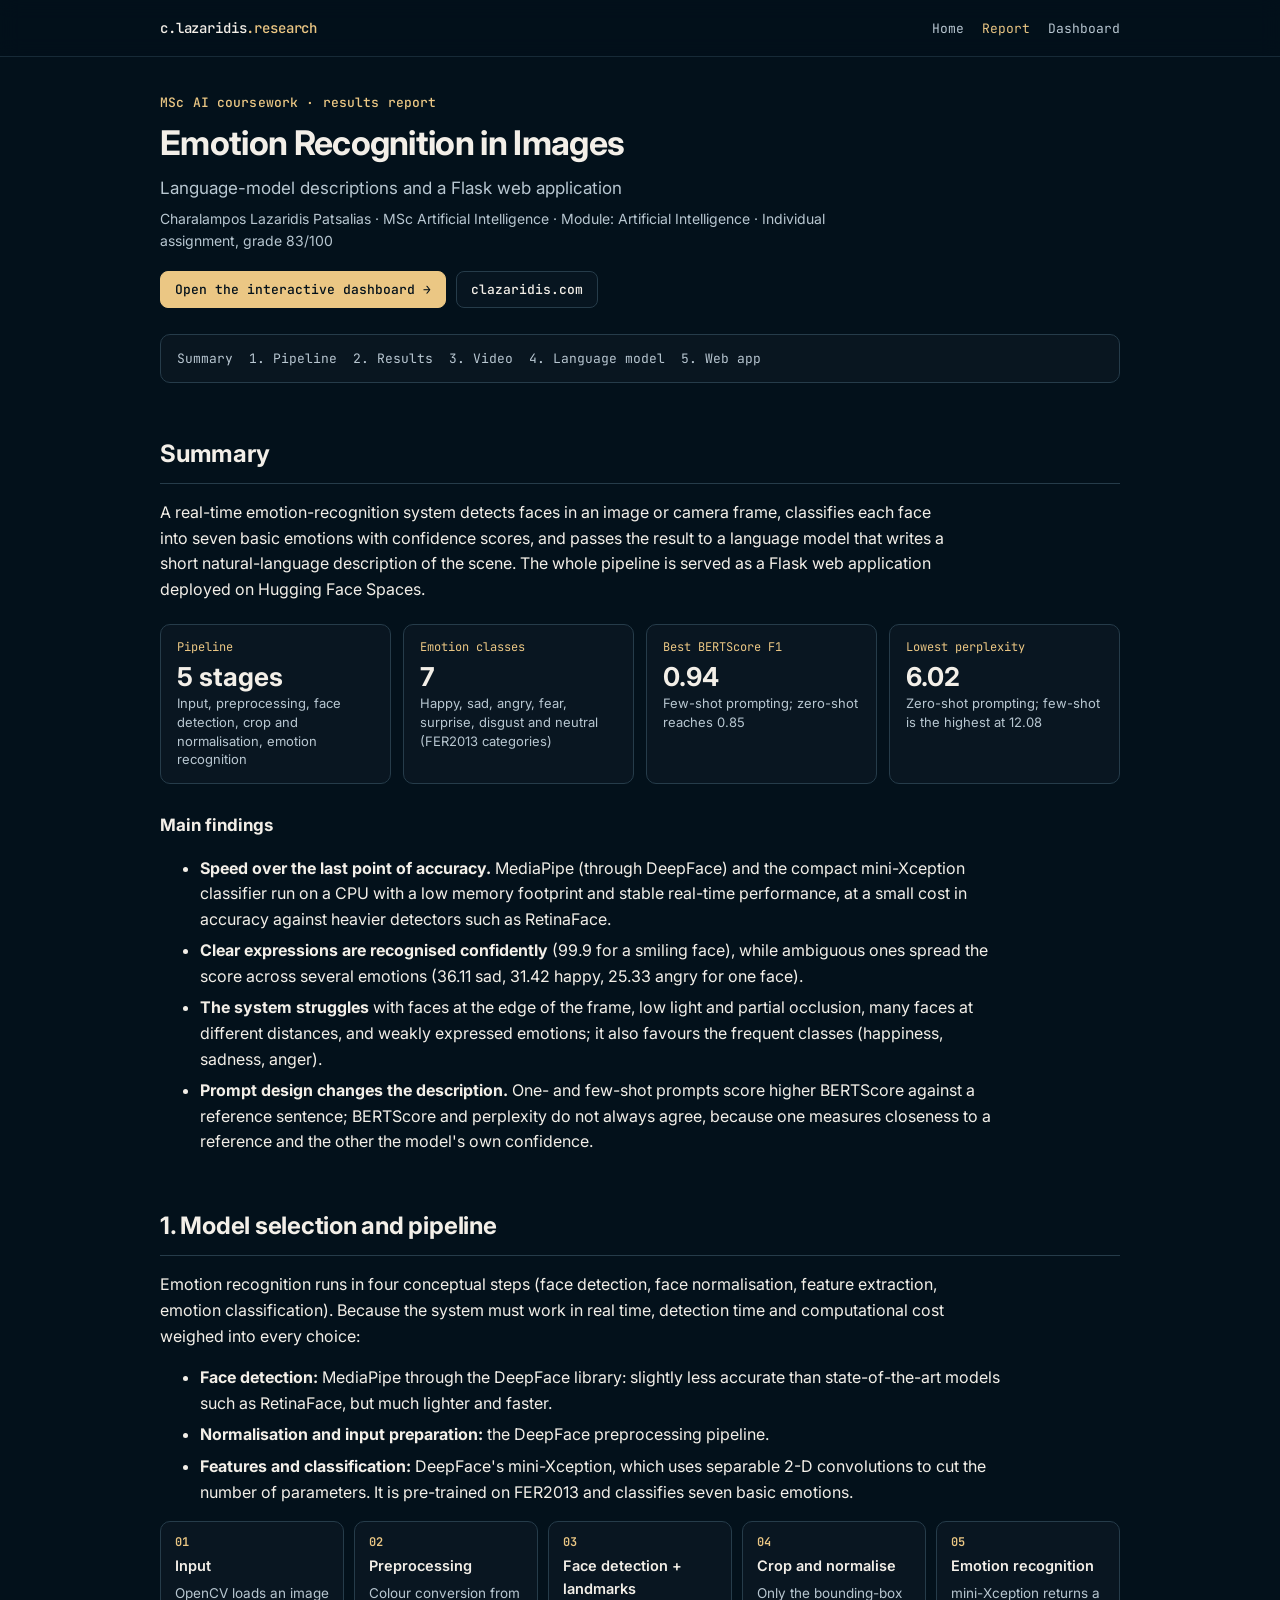
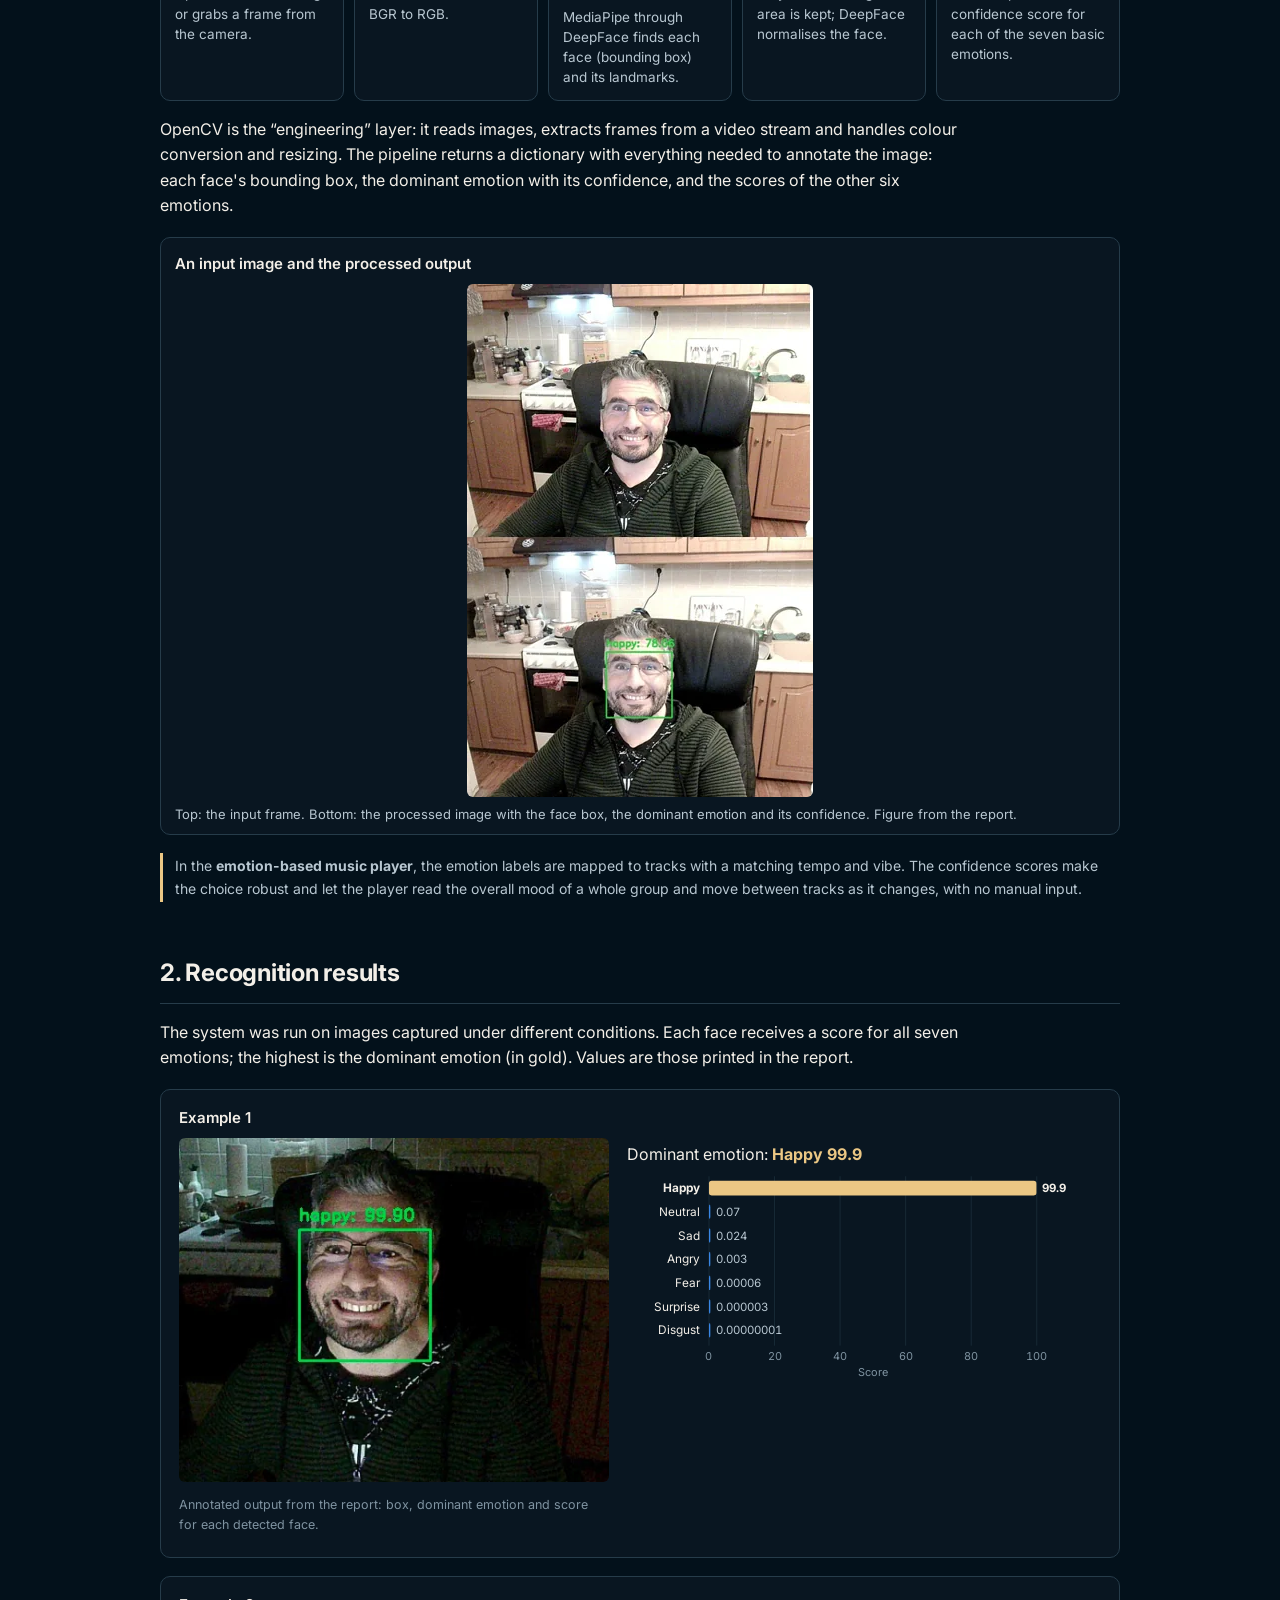
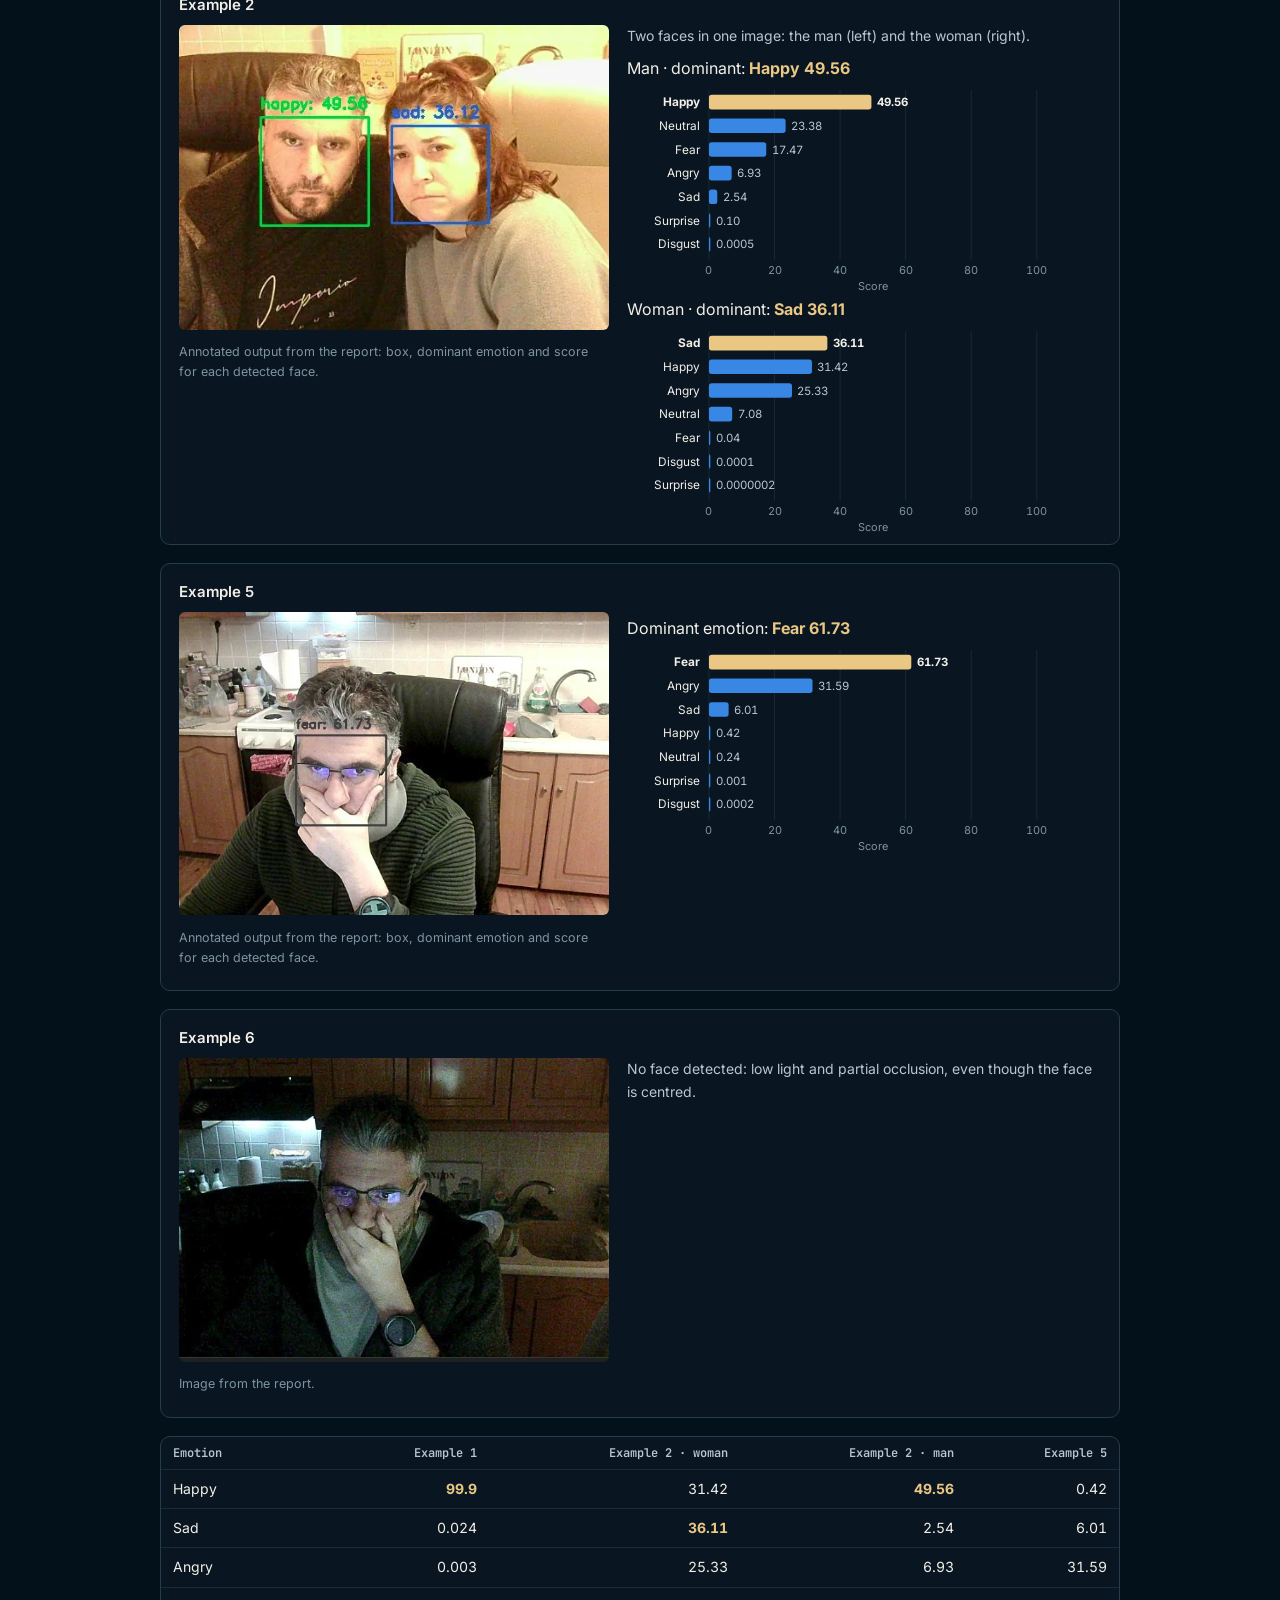
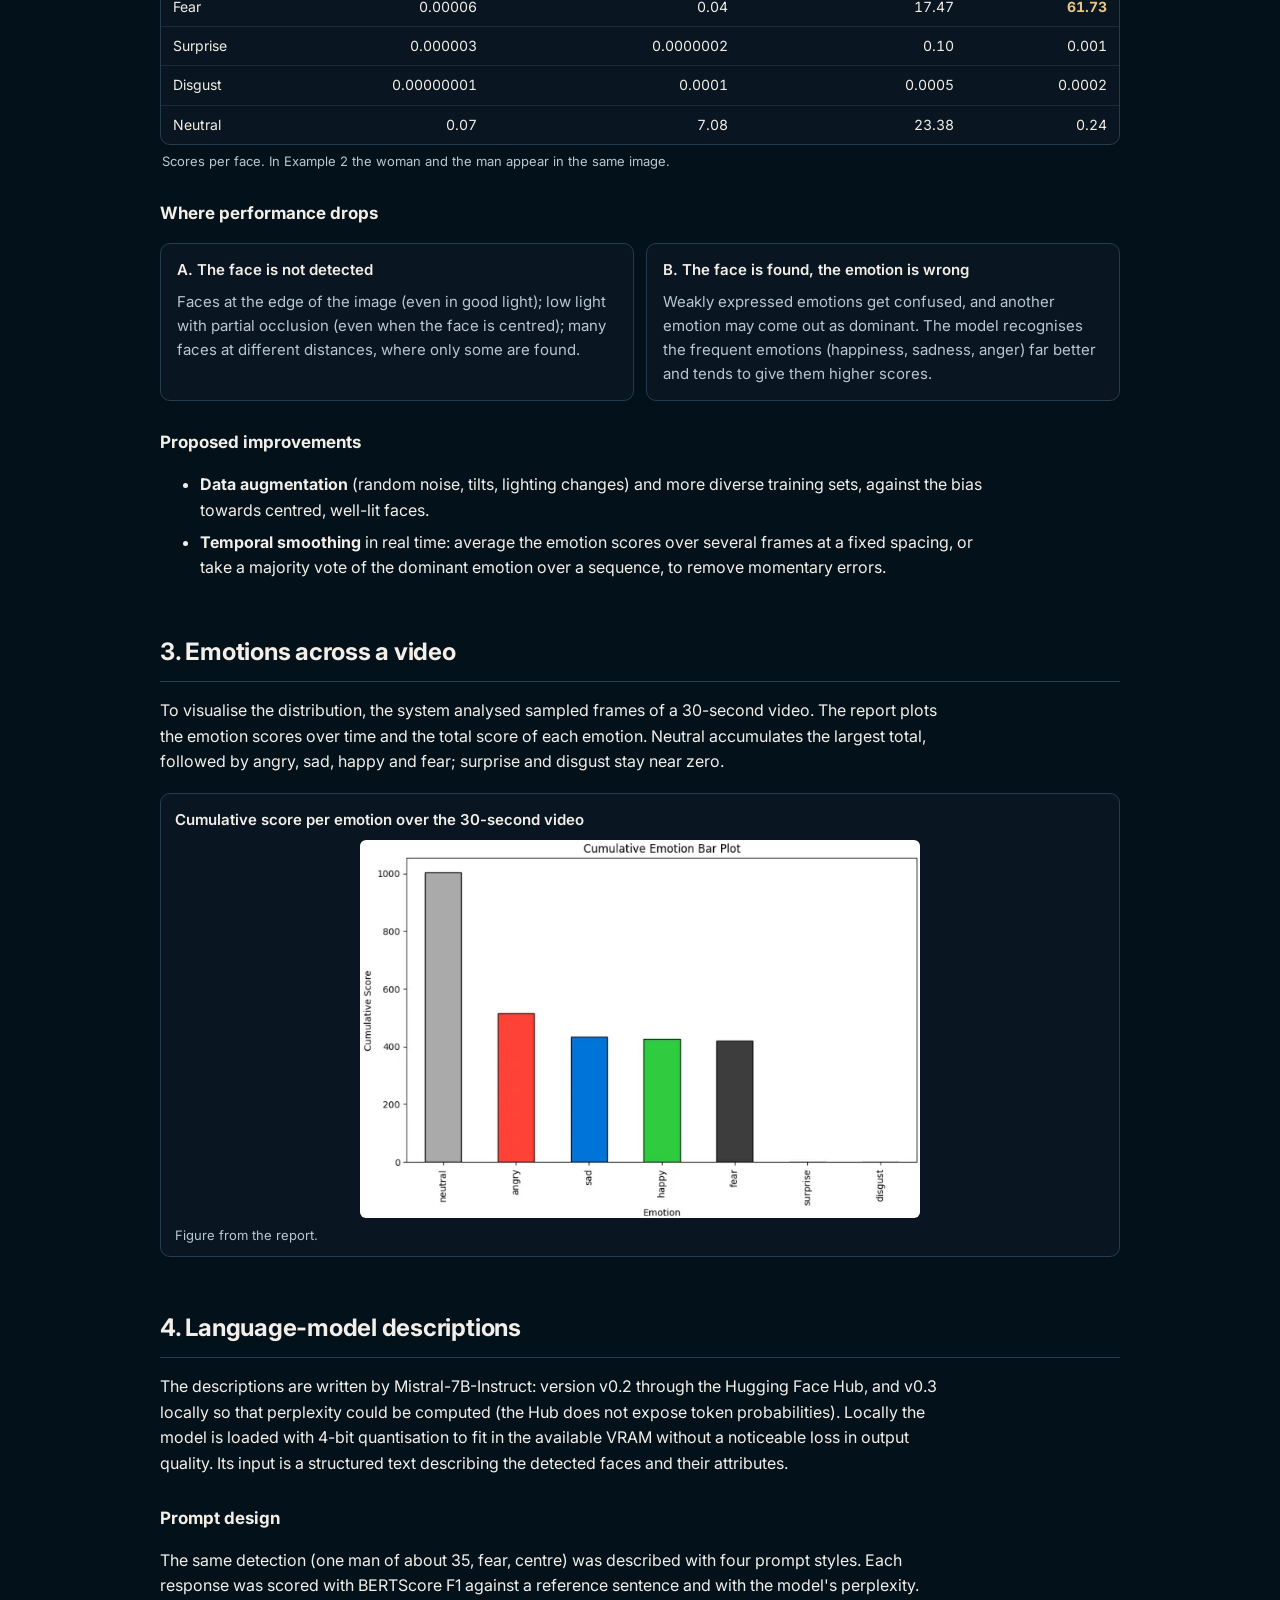
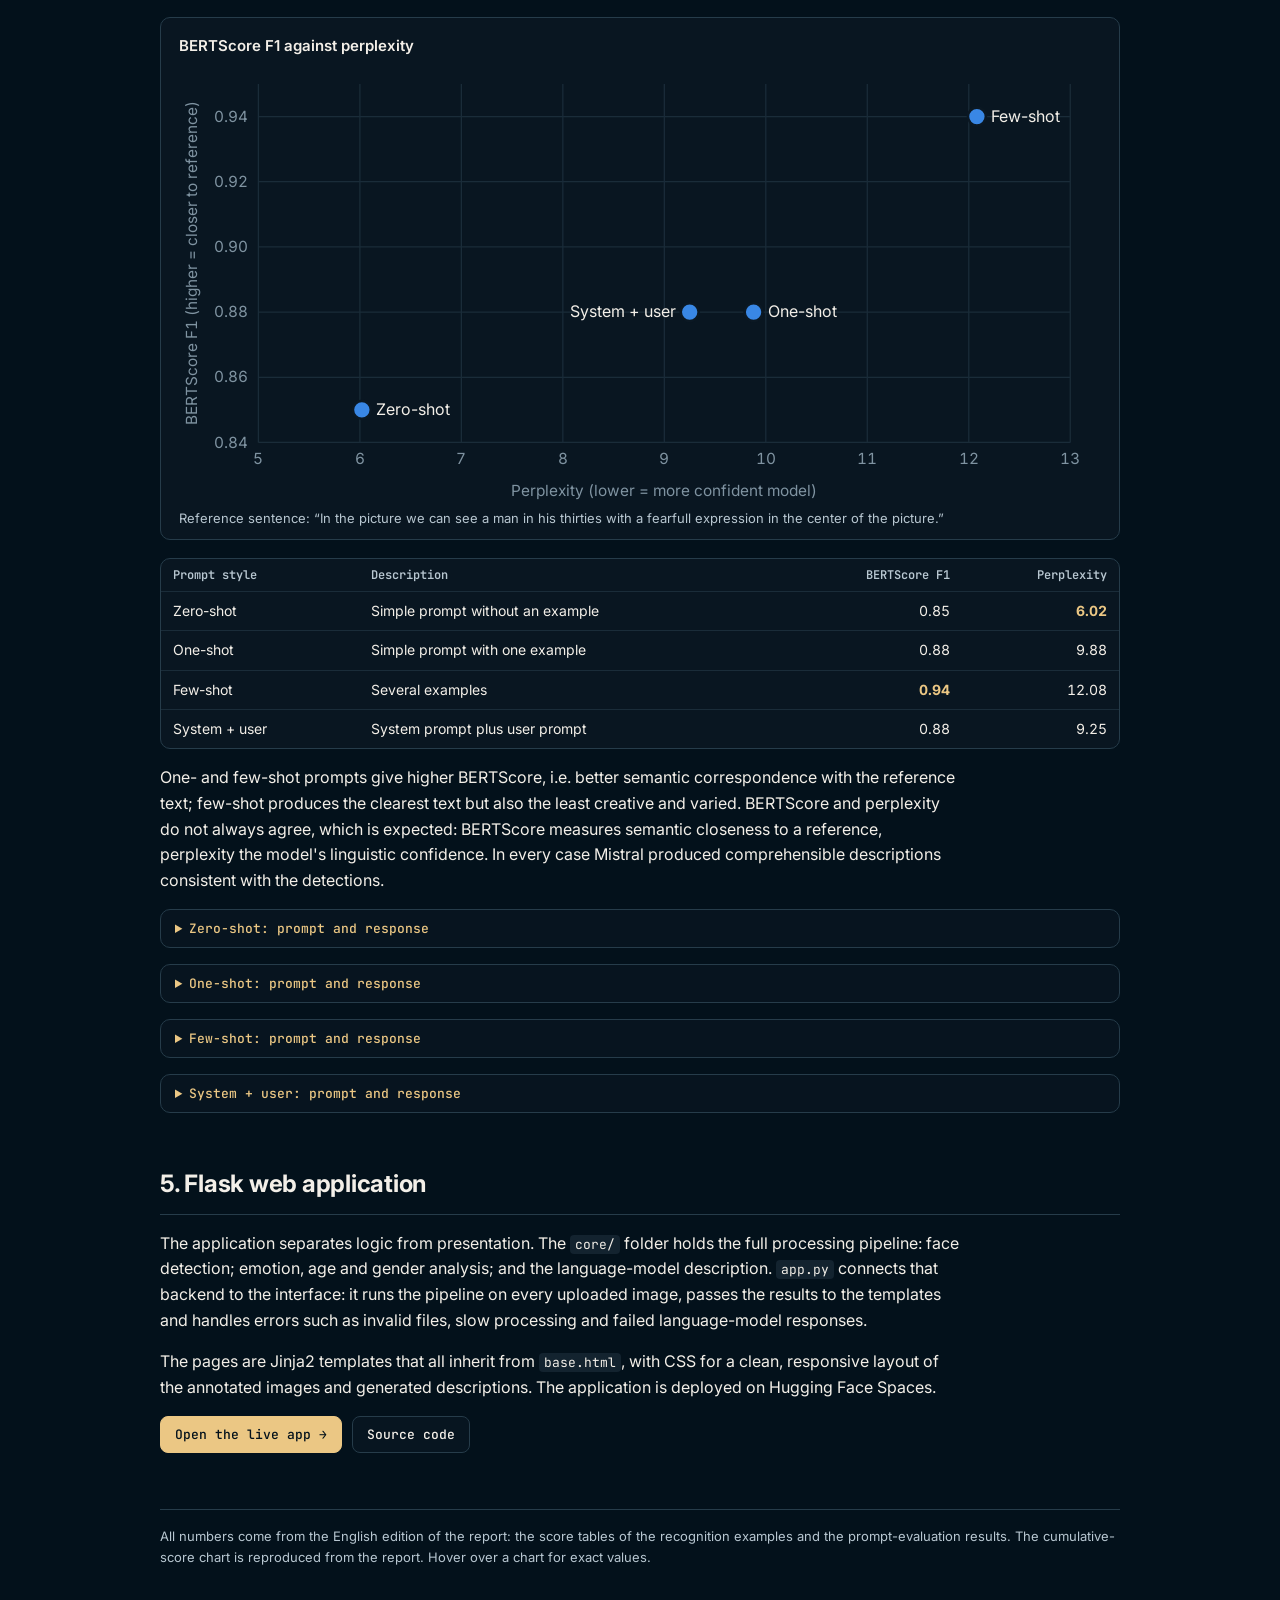
<file: emotion-report.html>
<!DOCTYPE html>
<html lang="en"><head><meta charset="utf-8">
<meta name="viewport" content="width=device-width, initial-scale=1">
<title>Emotion recognition · report · C. Lazaridis Patsalias</title>
<meta name="description" content="Results report: real-time emotion recognition with MediaPipe and mini-Xception, Mistral-7B scene descriptions and a Flask web app.">
<meta name="theme-color" content="#03101a">
<link rel="preconnect" href="https://fonts.googleapis.com"><link rel="preconnect" href="https://fonts.gstatic.com" crossorigin><link href="https://fonts.googleapis.com/css2?family=Inter:wght@400;500;600;700&family=JetBrains+Mono:wght@400;500;600&display=swap" rel="stylesheet">
<style>
:root{color-scheme:dark;
--bg:#03111b;--card:#0b1823;--wash:#13232f;--ink:#f3efe8;--ink2:#b8c7d1;--muted:#7f93a1;
--grid:#1a2c39;--axis:#2c4352;--border:#263c4a;--gold:#ebc784;--link:#90cde0;
--t:#3987e5;--m:#c98500;--li:#d95926;--na:#9085e9;--ad:#199e70;--sel:#16314a;
--sans:Inter,system-ui,-apple-system,"Segoe UI",sans-serif;--mono:"JetBrains Mono",ui-monospace,Consolas,monospace}
*{box-sizing:border-box}
html{scroll-behavior:smooth;scroll-padding-top:5rem}
body{margin:0;background:var(--bg);color:var(--ink);font:16px/1.6 var(--sans);-webkit-font-smoothing:antialiased}
.site-art{position:fixed;inset:0;z-index:-1;overflow:hidden;pointer-events:none;background:var(--bg)}
.site-art::before{content:"";position:absolute;inset:0;background:url("https://clazaridis.com/assets/personal-site-bg-Du2AYjH2.webp") center top/cover no-repeat;opacity:.65}
.site-art::after{content:"";position:absolute;inset:0;width:min(100%,75rem);margin-inline:auto;
background:linear-gradient(90deg,transparent,rgba(3,17,27,.94) 9%,rgba(3,17,27,.96) 50%,rgba(3,17,27,.94) 91%,transparent)}
@media (max-width:639px){.site-art::after{background:rgba(3,17,27,.92)}}
a{color:var(--link);text-underline-offset:2px}
code{font:13px/1.4 var(--mono);background:var(--wash);padding:1px 5px;border-radius:4px;color:var(--ink)}
.topbar{position:sticky;top:0;z-index:20;background:rgba(3,17,27,.82);backdrop-filter:blur(10px);-webkit-backdrop-filter:blur(10px);border-bottom:1px solid rgba(38,60,74,.6)}
.topbar .in{display:flex;align-items:center;justify-content:space-between;gap:16px;height:56px;padding:0 20px;margin:0 auto}
.brand{font:500 14px var(--mono);color:var(--ink);text-decoration:none;letter-spacing:-.01em}
.brand span{color:var(--gold)}
.toplinks{display:flex;gap:18px;font:13px var(--mono)}
.toplinks a{color:var(--ink2);text-decoration:none}.toplinks a:hover,.toplinks a[aria-current]{color:var(--gold)}
.eyebrow{font:500 13px/1.5 var(--mono);color:var(--gold);letter-spacing:.01em;margin:0 0 10px}
.legend{display:flex;flex-wrap:wrap;gap:4px 18px;font-size:13px;color:var(--ink2);margin:0 0 6px}
.legend .k{display:inline-flex;align-items:center;gap:7px;white-space:nowrap;flex:none}
.legend svg{display:inline-block;vertical-align:middle}
svg text{font-family:var(--sans);font-size:12.5px;fill:var(--ink2)}
svg .rowlab{fill:var(--ink);font-size:13px}
svg .tick{fill:var(--muted);font-variant-numeric:tabular-nums;font-size:12px}
svg .val{fill:var(--ink2);font-variant-numeric:tabular-nums}
svg .grid{stroke:var(--grid);stroke-width:1}
svg .axis{stroke:var(--axis);stroke-width:1}
svg .ref{stroke:var(--muted);stroke-width:1;stroke-dasharray:4 4}
svg .reflab{fill:var(--muted);font-size:11.5px}
svg .ln{fill:none;stroke-width:2;stroke-linejoin:round;stroke-linecap:round}
svg .hit{fill:transparent}
svg .hit:hover{fill:#fff;fill-opacity:.04}
#tip{position:fixed;z-index:50;pointer-events:none;background:var(--ink);color:#0b1823;font:12.5px/1.45 var(--sans);
padding:7px 10px;border-radius:6px;max-width:330px;display:none;white-space:pre-line;box-shadow:0 6px 24px rgba(0,0,0,.35)}
.num{text-align:right;font-variant-numeric:tabular-nums;white-space:nowrap}
.note{font-size:14px;color:var(--ink2);border-left:3px solid var(--gold);padding:2px 0 2px 12px;margin:14px 0}

.wrap{max-width:1000px;margin:0 auto;padding:36px 20px 72px}
header.hero h1{font-size:34px;line-height:1.18;margin:0 0 12px;font-weight:700;letter-spacing:-.02em;text-wrap:balance}
header.hero .sub{margin:0 0 6px;color:var(--ink2);font-size:17px}
header.hero .meta{margin:0;color:var(--ink2);font-size:14px}
header.hero .actions{display:flex;flex-wrap:wrap;gap:10px;margin-top:18px}
.btn{display:inline-flex;align-items:center;gap:8px;font:500 13px var(--mono);padding:9px 14px;border-radius:8px;text-decoration:none;border:1px solid var(--border);color:var(--ink);background:rgba(11,24,35,.7)}
.btn.primary{background:var(--gold);color:#03111b;border-color:var(--gold)}
nav.toc{margin:26px 0 8px;padding:12px 16px;background:rgba(11,24,35,.82);border:1px solid var(--border);border-radius:10px;font:13px var(--mono)}
nav.toc a{display:inline-block;margin:3px 16px 3px 0;text-decoration:none;color:var(--ink2)}nav.toc a:hover{color:var(--gold)}
section{margin-top:52px}
h2{font-size:24px;letter-spacing:-.01em;margin:0 0 14px;padding-bottom:10px;border-bottom:1px solid var(--border)}
h3{font-size:17px;margin:28px 0 8px}
h4{font-size:15px;margin:0 0 8px;font-weight:600}
p,li{max-width:80ch}
ul li{margin-bottom:6px}
.tiles{display:grid;grid-template-columns:repeat(auto-fit,minmax(210px,1fr));gap:12px;margin:22px 0}
.tile{background:rgba(11,24,35,.9);border:1px solid var(--border);border-radius:10px;padding:14px 16px}
.tl{font:12px/1.4 var(--mono);color:var(--gold);text-transform:none}
.tv{font-size:26px;font-weight:700;line-height:1.3;margin-top:4px}
.ts{font-size:13px;color:var(--ink2);line-height:1.45}
.tw{overflow-x:auto;margin:14px 0 6px;background:rgba(11,24,35,.9);border:1px solid var(--border);border-radius:10px}
table{border-collapse:collapse;width:100%;font-size:14px}
th,td{padding:8px 12px;text-align:left;border-bottom:1px solid var(--grid);vertical-align:top}
tbody tr:last-child td{border-bottom:0}
tbody tr:hover td{background:rgba(255,255,255,.025)}
th{font:600 12px var(--mono);color:var(--ink2);white-space:nowrap}
td.hc{color:var(--ink);font-weight:600}
.cap{font-size:13px;color:var(--ink2);margin:6px 2px 0;max-width:none}
figure.chart{margin:18px 0;background:rgba(11,24,35,.9);border:1px solid var(--border);border-radius:10px;padding:16px 18px 10px}
figure.chart h4{font-size:15px}
figure.chart{overflow-x:auto}
figure.chart svg.ch{display:block;width:100%;height:auto;min-width:600px}
figure.chart.wide svg.ch{max-width:820px;margin:0 auto}
.g2{display:grid;grid-template-columns:1fr;gap:0 16px}
.two{display:grid;grid-template-columns:repeat(auto-fit,minmax(280px,1fr));gap:12px;margin:16px 0}
.box{background:rgba(11,24,35,.9);border:1px solid var(--border);border-radius:10px;padding:14px 16px}
.box p{margin:0;font-size:15px;color:var(--ink2)}
details{margin:16px 0;background:rgba(11,24,35,.6);border:1px solid var(--border);border-radius:10px;padding:10px 14px}
details summary{cursor:pointer;font:500 13px var(--mono);color:var(--gold)}
details[open] summary{margin-bottom:6px}
footer{margin-top:56px;padding-top:16px;border-top:1px solid var(--border);font-size:13px;color:var(--ink2)}
@media (max-width:640px){header.hero h1{font-size:27px}.tv{font-size:24px}section{margin-top:40px}}

:root{--c1:#3987e5;--c2:#d95926;--c3:#199e70;--c4:#c98500;--c5:#9085e9;--pos:#3987e5;--neg:#d95926}
svg .rowlab.small{font-size:12px}
svg text.strong{font-weight:700;fill:var(--ink)}
svg .val.small{font-size:11.5px}
svg .val.inbar{fill:#fff;font-weight:600}
svg .ptlab{fill:var(--ink);font-size:12.5px}
.heat{display:grid;gap:3px;font-size:13px;margin:8px 0 4px;min-width:0}
.heat .hh{color:var(--ink2);text-align:center;padding:2px 4px 4px;font:11.5px var(--mono);align-self:end;line-height:1.3}
.heat .hh.corner{text-align:left}
.heat .hl{color:var(--ink);padding:0 10px 0 0;font-size:13px;align-self:center;line-height:1.3}
.heat .hc{border-radius:6px;padding:9px 4px;text-align:center;font-variant-numeric:tabular-nums;font-weight:600;color:var(--ink);font-size:13.5px;cursor:default}
.heat .hc.diag{box-shadow:inset 0 0 0 1.5px rgba(235,199,132,.85)}
.heat .hs{display:block;font-size:11px;font-weight:400;opacity:.85;margin-top:1px}
.heat.compact .hc{padding:6px 3px;font-size:12.5px}
.heatwrap{overflow-x:auto}
.heatwrap .heat{min-width:420px}
figure.img{margin:18px 0;background:rgba(11,24,35,.9);border:1px solid var(--border);border-radius:10px;padding:14px 14px 10px}
figure.img h4{font-size:15px;margin:0 0 8px}
figure.img img{display:block;width:auto;height:auto;max-width:100%;max-height:540px;background:#fff;border-radius:6px;margin:0 auto}
figure.img.narrow img{max-width:min(100%,560px)}
figure.img.mid img{max-width:min(100%,760px)}
figure.img.small img{max-width:min(100%,520px)}
figure.img figcaption,figure.chart figcaption{font-size:13px;color:var(--ink2);margin-top:8px;line-height:1.5}
.steps{display:grid;grid-template-columns:repeat(auto-fit,minmax(160px,1fr));gap:10px;margin:16px 0;counter-reset:st}
.step{background:rgba(11,24,35,.9);border:1px solid var(--border);border-radius:10px;padding:12px 14px;position:relative}
.step .n{font:600 12px var(--mono);color:var(--gold)}
.step h4{font-size:14.5px;margin:4px 0 6px}
.step p{font-size:13.5px;color:var(--ink2);margin:0;line-height:1.5}
.pillrow{display:flex;flex-wrap:wrap;gap:6px;margin:8px 0}
.pill{font:12.5px var(--mono);padding:3px 9px;border:1px solid var(--border);border-radius:999px;color:var(--ink2);background:rgba(11,24,35,.8)}
.pill.hl{border-color:var(--gold);color:var(--gold)}
ol.rank{margin:6px 0 0;padding-left:26px;columns:2;column-gap:28px;font-size:14px}
ol.rank li{margin-bottom:3px;break-inside:avoid}
ol.rank li.top{color:var(--gold);font-weight:600}
blockquote.txt{margin:8px 0;padding:10px 14px;border-left:3px solid var(--border);background:rgba(19,35,47,.7);border-radius:0 8px 8px 0;font-size:14px;color:var(--ink2);white-space:pre-line}
blockquote.txt b{color:var(--ink)}
.chip.tiny{font-size:12px;padding:3px 9px}
.mini{font-size:12.5px;color:var(--muted)}
b.best{color:var(--gold)}
.two .tblock .tw{margin-top:0}
@media (min-width:700px){.two figure.chart svg.ch,.g2x figure.chart svg.ch{min-width:0}}
.two figure.chart{margin:8px 0}
.box ol.rank{columns:1}
.exg{display:grid;grid-template-columns:minmax(0,1fr) minmax(0,1.1fr);gap:18px;align-items:start}.exi img{display:block;width:100%;height:auto;border-radius:6px}.exc svg.ch{min-width:0!important}.exn{font-size:14px;color:var(--ink2);margin:0 0 8px}.ex .subh{margin:4px 0 2px}@media (max-width:700px){.exg{grid-template-columns:1fr}}.g2x{display:grid;grid-template-columns:repeat(auto-fit,minmax(min(100%,440px),1fr));gap:0 14px}.g2x figure.chart{margin:8px 0}.g2x figure.chart svg.ch{min-width:0}
@media print{:root{color-scheme:light;--bg:#fff;--card:#fff;--wash:#f3f3f3;--ink:#111;--ink2:#333;--muted:#666;--grid:#ddd;--axis:#bbb;--border:#ccc;--gold:#7a5410;--link:#14507a}
.site-art,.topbar,nav.toc,.bar,#tip{display:none!important}body{background:#fff}}
</style></head>
<body>
<div class="site-art" aria-hidden="true"></div>
<div class="topbar"><div class="in" style="max-width:1000px"><a class="brand" href="https://clazaridis.com">c.lazaridis<span>.research</span></a>
<div class="toplinks"><a href="https://clazaridis.com">Home</a><a href="emotion-report.html" aria-current="page">Report</a><a href="emotion-dashboard.html">Dashboard</a></div></div></div>
<div class="wrap">
<header class="hero">
<p class="eyebrow">MSc AI coursework · results report</p>
<h1>Emotion Recognition in Images</h1>
<p class="sub">Language-model descriptions and a Flask web application</p>
<p class="meta">Charalampos Lazaridis Patsalias · MSc Artificial Intelligence · Module: Artificial Intelligence · Individual assignment, grade 83/100</p>
<div class="actions"><a class="btn primary" href="emotion-dashboard.html">Open the interactive dashboard →</a><a class="btn" href="https://clazaridis.com">clazaridis.com</a></div>
</header>
<nav class="toc" aria-label="Sections"><a href="#summary">Summary</a><a href="#pipeline">1. Pipeline</a><a href="#results">2. Results</a><a href="#video">3. Video</a><a href="#llm">4. Language model</a><a href="#app">5. Web app</a></nav>

<section id="summary">
<h2>Summary</h2>
<p>A real-time emotion-recognition system detects faces in an image or camera frame, classifies each face into seven basic emotions
with confidence scores, and passes the result to a language model that writes a short natural-language description of the scene.
The whole pipeline is served as a Flask web application deployed on Hugging Face Spaces.</p>
<div class="tiles"><div class="tile"><div class="tl">Pipeline</div><div class="tv">5 stages</div><div class="ts">Input, preprocessing, face detection, crop and normalisation, emotion recognition</div></div><div class="tile"><div class="tl">Emotion classes</div><div class="tv">7</div><div class="ts">Happy, sad, angry, fear, surprise, disgust and neutral (FER2013 categories)</div></div><div class="tile"><div class="tl">Best BERTScore F1</div><div class="tv">0.94</div><div class="ts">Few-shot prompting; zero-shot reaches 0.85</div></div><div class="tile"><div class="tl">Lowest perplexity</div><div class="tv">6.02</div><div class="ts">Zero-shot prompting; few-shot is the highest at 12.08</div></div></div>
<h3>Main findings</h3>
<ul>
 <li><b>Speed over the last point of accuracy.</b> MediaPipe (through DeepFace) and the compact mini-Xception classifier run on a CPU with a
     low memory footprint and stable real-time performance, at a small cost in accuracy against heavier detectors such as RetinaFace.</li>
 <li><b>Clear expressions are recognised confidently</b> (99.9 for a smiling face), while ambiguous ones spread the score across several
     emotions (36.11 sad, 31.42 happy, 25.33 angry for one face).</li>
 <li><b>The system struggles</b> with faces at the edge of the frame, low light and partial occlusion, many faces at different distances,
     and weakly expressed emotions; it also favours the frequent classes (happiness, sadness, anger).</li>
 <li><b>Prompt design changes the description.</b> One- and few-shot prompts score higher BERTScore against a reference sentence; BERTScore
     and perplexity do not always agree, because one measures closeness to a reference and the other the model's own confidence.</li>
</ul>
</section>
<section id="pipeline">
<h2>1. Model selection and pipeline</h2>
<p>Emotion recognition runs in four conceptual steps (face detection, face normalisation, feature extraction, emotion classification).
Because the system must work in real time, detection time and computational cost weighed into every choice:</p>
<ul>
 <li><b>Face detection:</b> MediaPipe through the DeepFace library: slightly less accurate than state-of-the-art models such as RetinaFace,
     but much lighter and faster.</li>
 <li><b>Normalisation and input preparation:</b> the DeepFace preprocessing pipeline.</li>
 <li><b>Features and classification:</b> DeepFace's mini-Xception, which uses separable 2-D convolutions to cut the number of parameters.
     It is pre-trained on FER2013 and classifies seven basic emotions.</li>
</ul>
<div class="steps"><div class="step"><div class="n">01</div><h4>Input</h4><p>OpenCV loads an image or grabs a frame from the camera.</p></div><div class="step"><div class="n">02</div><h4>Preprocessing</h4><p>Colour conversion from BGR to RGB.</p></div><div class="step"><div class="n">03</div><h4>Face detection + landmarks</h4><p>MediaPipe through DeepFace finds each face (bounding box) and its landmarks.</p></div><div class="step"><div class="n">04</div><h4>Crop and normalise</h4><p>Only the bounding-box area is kept; DeepFace normalises the face.</p></div><div class="step"><div class="n">05</div><h4>Emotion recognition</h4><p>mini-Xception returns a confidence score for each of the seven basic emotions.</p></div></div>
<p>OpenCV is the “engineering” layer: it reads images, extracts frames from a video stream and handles colour conversion and resizing.
The pipeline returns a dictionary with everything needed to annotate the image: each face's bounding box, the dominant emotion with its
confidence, and the scores of the other six emotions.</p>
<figure class="img narrow"><h4>An input image and the processed output</h4><img src="[data-uri]" alt="An input image and the processed output"><figcaption>Top: the input frame. Bottom: the processed image with the face box, the dominant emotion and its confidence. Figure from the report.</figcaption></figure>
<div class="note">In the <b>emotion-based music player</b>, the emotion labels are mapped to tracks with a matching tempo and vibe. The confidence
scores make the choice robust and let the player read the overall mood of a whole group and move between tracks as it changes, with no
manual input.</div>
</section>
<section id="results">
<h2>2. Recognition results</h2>
<p>The system was run on images captured under different conditions. Each face receives a score for all seven emotions; the highest is the
dominant emotion (in gold). Values are those printed in the report.</p>
<figure class="chart ex"><h4>Example 1</h4><div class="exg"><div class="exi"><img src="[data-uri]" alt="Example 1: annotated image"><p class="mini">Annotated output from the report: box, dominant emotion and score for each detected face.</p></div><div class="exc"><p class="subh">Dominant emotion: <b class="best">Happy 99.9</b></p><svg class="ch" viewBox="0 0 520 230" role="img" aria-label="Example 1 emotion scores"><line class="grid" x1="90.0" y1="8" x2="90.0" y2="194"/><text class="tick" x="90.0" y="210" text-anchor="middle">0</text><line class="grid" x1="162.0" y1="8" x2="162.0" y2="194"/><text class="tick" x="162.0" y="210" text-anchor="middle">20</text><line class="grid" x1="234.0" y1="8" x2="234.0" y2="194"/><text class="tick" x="234.0" y="210" text-anchor="middle">40</text><line class="grid" x1="306.0" y1="8" x2="306.0" y2="194"/><text class="tick" x="306.0" y="210" text-anchor="middle">60</text><line class="grid" x1="378.0" y1="8" x2="378.0" y2="194"/><text class="tick" x="378.0" y="210" text-anchor="middle">80</text><line class="grid" x1="450.0" y1="8" x2="450.0" y2="194"/><text class="tick" x="450.0" y="210" text-anchor="middle">100</text><text class="tick" x="270" y="227" text-anchor="middle">Score</text><text class="rowlab strong" x="80" y="25.5" text-anchor="end">Happy</text><rect x="90.0" y="13.0" width="359.6" height="16" rx="3" fill="var(--gold)"/><text class="val strong" x="455.6" y="25.5" text-anchor="start">99.9</text><rect class="hit" x="0" y="8" width="520" height="26" data-tip="Example 1
Happy: 99.9
Dominant emotion"/><text class="rowlab" x="80" y="51.5" text-anchor="end">Neutral</text><rect x="90.0" y="39.0" width="1.5" height="16" rx="3" fill="var(--c1)"/><text class="val" x="97.5" y="51.5" text-anchor="start">0.07</text><rect class="hit" x="0" y="34" width="520" height="26" data-tip="Example 1
Neutral: 0.07"/><text class="rowlab" x="80" y="77.5" text-anchor="end">Sad</text><rect x="90.0" y="65.0" width="1.5" height="16" rx="3" fill="var(--c1)"/><text class="val" x="97.5" y="77.5" text-anchor="start">0.024</text><rect class="hit" x="0" y="60" width="520" height="26" data-tip="Example 1
Sad: 0.024"/><text class="rowlab" x="80" y="103.5" text-anchor="end">Angry</text><rect x="90.0" y="91.0" width="1.5" height="16" rx="3" fill="var(--c1)"/><text class="val" x="97.5" y="103.5" text-anchor="start">0.003</text><rect class="hit" x="0" y="86" width="520" height="26" data-tip="Example 1
Angry: 0.003"/><text class="rowlab" x="80" y="129.5" text-anchor="end">Fear</text><rect x="90.0" y="117.0" width="1.5" height="16" rx="3" fill="var(--c1)"/><text class="val" x="97.5" y="129.5" text-anchor="start">0.00006</text><rect class="hit" x="0" y="112" width="520" height="26" data-tip="Example 1
Fear: 0.00006"/><text class="rowlab" x="80" y="155.5" text-anchor="end">Surprise</text><rect x="90.0" y="143.0" width="1.5" height="16" rx="3" fill="var(--c1)"/><text class="val" x="97.5" y="155.5" text-anchor="start">0.000003</text><rect class="hit" x="0" y="138" width="520" height="26" data-tip="Example 1
Surprise: 0.000003"/><text class="rowlab" x="80" y="181.5" text-anchor="end">Disgust</text><rect x="90.0" y="169.0" width="1.5" height="16" rx="3" fill="var(--c1)"/><text class="val" x="97.5" y="181.5" text-anchor="start">0.00000001</text><rect class="hit" x="0" y="164" width="520" height="26" data-tip="Example 1
Disgust: 0.00000001"/></svg></div></div></figure><figure class="chart ex"><h4>Example 2</h4><div class="exg"><div class="exi"><img src="[data-uri]" alt="Example 2: annotated image"><p class="mini">Annotated output from the report: box, dominant emotion and score for each detected face.</p></div><div class="exc"><p class="exn">Two faces in one image: the man (left) and the woman (right).</p><p class="subh">Man · dominant: <b class="best">Happy 49.56</b></p><svg class="ch" viewBox="0 0 520 230" role="img" aria-label="Example 2 · man emotion scores"><line class="grid" x1="90.0" y1="8" x2="90.0" y2="194"/><text class="tick" x="90.0" y="210" text-anchor="middle">0</text><line class="grid" x1="162.0" y1="8" x2="162.0" y2="194"/><text class="tick" x="162.0" y="210" text-anchor="middle">20</text><line class="grid" x1="234.0" y1="8" x2="234.0" y2="194"/><text class="tick" x="234.0" y="210" text-anchor="middle">40</text><line class="grid" x1="306.0" y1="8" x2="306.0" y2="194"/><text class="tick" x="306.0" y="210" text-anchor="middle">60</text><line class="grid" x1="378.0" y1="8" x2="378.0" y2="194"/><text class="tick" x="378.0" y="210" text-anchor="middle">80</text><line class="grid" x1="450.0" y1="8" x2="450.0" y2="194"/><text class="tick" x="450.0" y="210" text-anchor="middle">100</text><text class="tick" x="270" y="227" text-anchor="middle">Score</text><text class="rowlab strong" x="80" y="25.5" text-anchor="end">Happy</text><rect x="90.0" y="13.0" width="178.4" height="16" rx="3" fill="var(--gold)"/><text class="val strong" x="274.4" y="25.5" text-anchor="start">49.56</text><rect class="hit" x="0" y="8" width="520" height="26" data-tip="Example 2 · man
Happy: 49.56
Dominant emotion"/><text class="rowlab" x="80" y="51.5" text-anchor="end">Neutral</text><rect x="90.0" y="39.0" width="84.2" height="16" rx="3" fill="var(--c1)"/><text class="val" x="180.2" y="51.5" text-anchor="start">23.38</text><rect class="hit" x="0" y="34" width="520" height="26" data-tip="Example 2 · man
Neutral: 23.38"/><text class="rowlab" x="80" y="77.5" text-anchor="end">Fear</text><rect x="90.0" y="65.0" width="62.9" height="16" rx="3" fill="var(--c1)"/><text class="val" x="158.9" y="77.5" text-anchor="start">17.47</text><rect class="hit" x="0" y="60" width="520" height="26" data-tip="Example 2 · man
Fear: 17.47"/><text class="rowlab" x="80" y="103.5" text-anchor="end">Angry</text><rect x="90.0" y="91.0" width="24.9" height="16" rx="3" fill="var(--c1)"/><text class="val" x="120.9" y="103.5" text-anchor="start">6.93</text><rect class="hit" x="0" y="86" width="520" height="26" data-tip="Example 2 · man
Angry: 6.93"/><text class="rowlab" x="80" y="129.5" text-anchor="end">Sad</text><rect x="90.0" y="117.0" width="9.1" height="16" rx="3" fill="var(--c1)"/><text class="val" x="105.1" y="129.5" text-anchor="start">2.54</text><rect class="hit" x="0" y="112" width="520" height="26" data-tip="Example 2 · man
Sad: 2.54"/><text class="rowlab" x="80" y="155.5" text-anchor="end">Surprise</text><rect x="90.0" y="143.0" width="1.5" height="16" rx="3" fill="var(--c1)"/><text class="val" x="97.5" y="155.5" text-anchor="start">0.10</text><rect class="hit" x="0" y="138" width="520" height="26" data-tip="Example 2 · man
Surprise: 0.10"/><text class="rowlab" x="80" y="181.5" text-anchor="end">Disgust</text><rect x="90.0" y="169.0" width="1.5" height="16" rx="3" fill="var(--c1)"/><text class="val" x="97.5" y="181.5" text-anchor="start">0.0005</text><rect class="hit" x="0" y="164" width="520" height="26" data-tip="Example 2 · man
Disgust: 0.0005"/></svg><p class="subh">Woman · dominant: <b class="best">Sad 36.11</b></p><svg class="ch" viewBox="0 0 520 230" role="img" aria-label="Example 2 · woman emotion scores"><line class="grid" x1="90.0" y1="8" x2="90.0" y2="194"/><text class="tick" x="90.0" y="210" text-anchor="middle">0</text><line class="grid" x1="162.0" y1="8" x2="162.0" y2="194"/><text class="tick" x="162.0" y="210" text-anchor="middle">20</text><line class="grid" x1="234.0" y1="8" x2="234.0" y2="194"/><text class="tick" x="234.0" y="210" text-anchor="middle">40</text><line class="grid" x1="306.0" y1="8" x2="306.0" y2="194"/><text class="tick" x="306.0" y="210" text-anchor="middle">60</text><line class="grid" x1="378.0" y1="8" x2="378.0" y2="194"/><text class="tick" x="378.0" y="210" text-anchor="middle">80</text><line class="grid" x1="450.0" y1="8" x2="450.0" y2="194"/><text class="tick" x="450.0" y="210" text-anchor="middle">100</text><text class="tick" x="270" y="227" text-anchor="middle">Score</text><text class="rowlab strong" x="80" y="25.5" text-anchor="end">Sad</text><rect x="90.0" y="13.0" width="130.0" height="16" rx="3" fill="var(--gold)"/><text class="val strong" x="226.0" y="25.5" text-anchor="start">36.11</text><rect class="hit" x="0" y="8" width="520" height="26" data-tip="Example 2 · woman
Sad: 36.11
Dominant emotion"/><text class="rowlab" x="80" y="51.5" text-anchor="end">Happy</text><rect x="90.0" y="39.0" width="113.1" height="16" rx="3" fill="var(--c1)"/><text class="val" x="209.1" y="51.5" text-anchor="start">31.42</text><rect class="hit" x="0" y="34" width="520" height="26" data-tip="Example 2 · woman
Happy: 31.42"/><text class="rowlab" x="80" y="77.5" text-anchor="end">Angry</text><rect x="90.0" y="65.0" width="91.2" height="16" rx="3" fill="var(--c1)"/><text class="val" x="187.2" y="77.5" text-anchor="start">25.33</text><rect class="hit" x="0" y="60" width="520" height="26" data-tip="Example 2 · woman
Angry: 25.33"/><text class="rowlab" x="80" y="103.5" text-anchor="end">Neutral</text><rect x="90.0" y="91.0" width="25.5" height="16" rx="3" fill="var(--c1)"/><text class="val" x="121.5" y="103.5" text-anchor="start">7.08</text><rect class="hit" x="0" y="86" width="520" height="26" data-tip="Example 2 · woman
Neutral: 7.08"/><text class="rowlab" x="80" y="129.5" text-anchor="end">Fear</text><rect x="90.0" y="117.0" width="1.5" height="16" rx="3" fill="var(--c1)"/><text class="val" x="97.5" y="129.5" text-anchor="start">0.04</text><rect class="hit" x="0" y="112" width="520" height="26" data-tip="Example 2 · woman
Fear: 0.04"/><text class="rowlab" x="80" y="155.5" text-anchor="end">Disgust</text><rect x="90.0" y="143.0" width="1.5" height="16" rx="3" fill="var(--c1)"/><text class="val" x="97.5" y="155.5" text-anchor="start">0.0001</text><rect class="hit" x="0" y="138" width="520" height="26" data-tip="Example 2 · woman
Disgust: 0.0001"/><text class="rowlab" x="80" y="181.5" text-anchor="end">Surprise</text><rect x="90.0" y="169.0" width="1.5" height="16" rx="3" fill="var(--c1)"/><text class="val" x="97.5" y="181.5" text-anchor="start">0.0000002</text><rect class="hit" x="0" y="164" width="520" height="26" data-tip="Example 2 · woman
Surprise: 0.0000002"/></svg></div></div></figure><figure class="chart ex"><h4>Example 5</h4><div class="exg"><div class="exi"><img src="[data-uri]" alt="Example 5: annotated image"><p class="mini">Annotated output from the report: box, dominant emotion and score for each detected face.</p></div><div class="exc"><p class="subh">Dominant emotion: <b class="best">Fear 61.73</b></p><svg class="ch" viewBox="0 0 520 230" role="img" aria-label="Example 5 emotion scores"><line class="grid" x1="90.0" y1="8" x2="90.0" y2="194"/><text class="tick" x="90.0" y="210" text-anchor="middle">0</text><line class="grid" x1="162.0" y1="8" x2="162.0" y2="194"/><text class="tick" x="162.0" y="210" text-anchor="middle">20</text><line class="grid" x1="234.0" y1="8" x2="234.0" y2="194"/><text class="tick" x="234.0" y="210" text-anchor="middle">40</text><line class="grid" x1="306.0" y1="8" x2="306.0" y2="194"/><text class="tick" x="306.0" y="210" text-anchor="middle">60</text><line class="grid" x1="378.0" y1="8" x2="378.0" y2="194"/><text class="tick" x="378.0" y="210" text-anchor="middle">80</text><line class="grid" x1="450.0" y1="8" x2="450.0" y2="194"/><text class="tick" x="450.0" y="210" text-anchor="middle">100</text><text class="tick" x="270" y="227" text-anchor="middle">Score</text><text class="rowlab strong" x="80" y="25.5" text-anchor="end">Fear</text><rect x="90.0" y="13.0" width="222.2" height="16" rx="3" fill="var(--gold)"/><text class="val strong" x="318.2" y="25.5" text-anchor="start">61.73</text><rect class="hit" x="0" y="8" width="520" height="26" data-tip="Example 5
Fear: 61.73
Dominant emotion"/><text class="rowlab" x="80" y="51.5" text-anchor="end">Angry</text><rect x="90.0" y="39.0" width="113.7" height="16" rx="3" fill="var(--c1)"/><text class="val" x="209.7" y="51.5" text-anchor="start">31.59</text><rect class="hit" x="0" y="34" width="520" height="26" data-tip="Example 5
Angry: 31.59"/><text class="rowlab" x="80" y="77.5" text-anchor="end">Sad</text><rect x="90.0" y="65.0" width="21.6" height="16" rx="3" fill="var(--c1)"/><text class="val" x="117.6" y="77.5" text-anchor="start">6.01</text><rect class="hit" x="0" y="60" width="520" height="26" data-tip="Example 5
Sad: 6.01"/><text class="rowlab" x="80" y="103.5" text-anchor="end">Happy</text><rect x="90.0" y="91.0" width="1.5" height="16" rx="3" fill="var(--c1)"/><text class="val" x="97.5" y="103.5" text-anchor="start">0.42</text><rect class="hit" x="0" y="86" width="520" height="26" data-tip="Example 5
Happy: 0.42"/><text class="rowlab" x="80" y="129.5" text-anchor="end">Neutral</text><rect x="90.0" y="117.0" width="1.5" height="16" rx="3" fill="var(--c1)"/><text class="val" x="97.5" y="129.5" text-anchor="start">0.24</text><rect class="hit" x="0" y="112" width="520" height="26" data-tip="Example 5
Neutral: 0.24"/><text class="rowlab" x="80" y="155.5" text-anchor="end">Surprise</text><rect x="90.0" y="143.0" width="1.5" height="16" rx="3" fill="var(--c1)"/><text class="val" x="97.5" y="155.5" text-anchor="start">0.001</text><rect class="hit" x="0" y="138" width="520" height="26" data-tip="Example 5
Surprise: 0.001"/><text class="rowlab" x="80" y="181.5" text-anchor="end">Disgust</text><rect x="90.0" y="169.0" width="1.5" height="16" rx="3" fill="var(--c1)"/><text class="val" x="97.5" y="181.5" text-anchor="start">0.0002</text><rect class="hit" x="0" y="164" width="520" height="26" data-tip="Example 5
Disgust: 0.0002"/></svg></div></div></figure><figure class="chart ex"><h4>Example 6</h4><div class="exg"><div class="exi"><img src="[data-uri]" alt="Example 6: annotated image"><p class="mini">Image from the report.</p></div><div class="exc"><p class="exn">No face detected: low light and partial occlusion, even though the face is centred.</p></div></div></figure>
<div class="tblock"><div class="tw"><table><thead><tr><th>Emotion</th><th class="num">Example 1</th><th class="num">Example 2 · woman</th><th class="num">Example 2 · man</th><th class="num">Example 5</th></tr></thead><tbody><tr><td>Happy</td><td class="num"><b class="best">99.9</b></td><td class="num">31.42</td><td class="num"><b class="best">49.56</b></td><td class="num">0.42</td></tr><tr><td>Sad</td><td class="num">0.024</td><td class="num"><b class="best">36.11</b></td><td class="num">2.54</td><td class="num">6.01</td></tr><tr><td>Angry</td><td class="num">0.003</td><td class="num">25.33</td><td class="num">6.93</td><td class="num">31.59</td></tr><tr><td>Fear</td><td class="num">0.00006</td><td class="num">0.04</td><td class="num">17.47</td><td class="num"><b class="best">61.73</b></td></tr><tr><td>Surprise</td><td class="num">0.000003</td><td class="num">0.0000002</td><td class="num">0.10</td><td class="num">0.001</td></tr><tr><td>Disgust</td><td class="num">0.00000001</td><td class="num">0.0001</td><td class="num">0.0005</td><td class="num">0.0002</td></tr><tr><td>Neutral</td><td class="num">0.07</td><td class="num">7.08</td><td class="num">23.38</td><td class="num">0.24</td></tr></tbody></table></div><p class="cap">Scores per face. In Example 2 the woman and the man appear in the same image.</p></div>
<h3>Where performance drops</h3>
<div class="two">
 <div class="box"><h4>A. The face is not detected</h4><p>Faces at the edge of the image (even in good light); low light with partial occlusion
 (even when the face is centred); many faces at different distances, where only some are found.</p></div>
 <div class="box"><h4>B. The face is found, the emotion is wrong</h4><p>Weakly expressed emotions get confused, and another emotion may come out as
 dominant. The model recognises the frequent emotions (happiness, sadness, anger) far better and tends to give them higher scores.</p></div>
</div>
<h3>Proposed improvements</h3>
<ul>
 <li><b>Data augmentation</b> (random noise, tilts, lighting changes) and more diverse training sets, against the bias towards centred,
     well-lit faces.</li>
 <li><b>Temporal smoothing</b> in real time: average the emotion scores over several frames at a fixed spacing, or take a majority vote of
     the dominant emotion over a sequence, to remove momentary errors.</li>
</ul>
</section>
<section id="video">
<h2>3. Emotions across a video</h2>
<p>To visualise the distribution, the system analysed sampled frames of a 30-second video. The report plots the emotion scores over
time and the total score of each emotion. Neutral accumulates the largest total, followed by angry, sad, happy and fear; surprise and
disgust stay near zero.</p>
<figure class="img narrow"><h4>Cumulative score per emotion over the 30-second video</h4><img src="[data-uri]" alt="Cumulative score per emotion over the 30-second video"><figcaption>Figure from the report.</figcaption></figure>
</section>
<section id="llm">
<h2>4. Language-model descriptions</h2>
<p>The descriptions are written by Mistral-7B-Instruct: version v0.2 through the Hugging Face Hub, and v0.3 locally so that perplexity could be
computed (the Hub does not expose token probabilities). Locally the model is loaded with 4-bit quantisation to fit in the available VRAM
without a noticeable loss in output quality. Its input is a structured text describing the detected faces and their attributes.</p>
<h3>Prompt design</h3>
<p>The same detection (one man of about 35, fear, centre) was described with four prompt styles. Each response was scored with BERTScore F1
against a reference sentence and with the model's perplexity.</p>
<figure class="chart "><h4>BERTScore F1 against perplexity</h4><svg class="ch" viewBox="0 0 720 340" role="img" aria-label="BERTScore against perplexity per prompt style"><line class="grid" x1="62" y1="294" x2="696" y2="294"/><text class="tick" x="54" y="298" text-anchor="end">0.84</text><line class="grid" x1="62" y1="243.09090909090904" x2="696" y2="243.09090909090904"/><text class="tick" x="54" y="247.09090909090904" text-anchor="end">0.86</text><line class="grid" x1="62" y1="192.18181818181807" x2="696" y2="192.18181818181807"/><text class="tick" x="54" y="196.18181818181807" text-anchor="end">0.88</text><line class="grid" x1="62" y1="141.27272727272714" x2="696" y2="141.27272727272714"/><text class="tick" x="54" y="145.27272727272714" text-anchor="end">0.90</text><line class="grid" x1="62" y1="90.36363636363618" x2="696" y2="90.36363636363618"/><text class="tick" x="54" y="94.36363636363618" text-anchor="end">0.92</text><line class="grid" x1="62" y1="39.454545454545496" x2="696" y2="39.454545454545496"/><text class="tick" x="54" y="43.454545454545496" text-anchor="end">0.94</text><line class="grid" x1="62" y1="14" x2="62" y2="294"/><text class="tick" x="62" y="311" text-anchor="middle">5</text><line class="grid" x1="141.25" y1="14" x2="141.25" y2="294"/><text class="tick" x="141.25" y="311" text-anchor="middle">6</text><line class="grid" x1="220.5" y1="14" x2="220.5" y2="294"/><text class="tick" x="220.5" y="311" text-anchor="middle">7</text><line class="grid" x1="299.75" y1="14" x2="299.75" y2="294"/><text class="tick" x="299.75" y="311" text-anchor="middle">8</text><line class="grid" x1="379" y1="14" x2="379" y2="294"/><text class="tick" x="379" y="311" text-anchor="middle">9</text><line class="grid" x1="458.25" y1="14" x2="458.25" y2="294"/><text class="tick" x="458.25" y="311" text-anchor="middle">10</text><line class="grid" x1="537.5" y1="14" x2="537.5" y2="294"/><text class="tick" x="537.5" y="311" text-anchor="middle">11</text><line class="grid" x1="616.75" y1="14" x2="616.75" y2="294"/><text class="tick" x="616.75" y="311" text-anchor="middle">12</text><line class="grid" x1="696" y1="14" x2="696" y2="294"/><text class="tick" x="696" y="311" text-anchor="middle">13</text><text class="tick" x="379" y="336" text-anchor="middle">Perplexity (lower = more confident model)</text><text class="tick" transform="translate(14 154) rotate(-90)" text-anchor="middle">BERTScore F1 (higher = closer to reference)</text><circle cx="142.8" cy="268.5" r="7" fill="var(--c1)" stroke="var(--card)" stroke-width="2" data-tip="Zero-shot (Simple prompt without an example)
BERTScore F1 0.85
Perplexity 6.02"/><text class="ptlab" x="153.8" y="272.5" text-anchor="start">Zero-shot</text><circle cx="448.7" cy="192.2" r="7" fill="var(--c1)" stroke="var(--card)" stroke-width="2" data-tip="One-shot (Simple prompt with one example)
BERTScore F1 0.88
Perplexity 9.88"/><text class="ptlab" x="459.7" y="196.2" text-anchor="start">One-shot</text><circle cx="623.1" cy="39.5" r="7" fill="var(--c1)" stroke="var(--card)" stroke-width="2" data-tip="Few-shot (Several examples)
BERTScore F1 0.94
Perplexity 12.08"/><text class="ptlab" x="634.1" y="43.5" text-anchor="start">Few-shot</text><circle cx="398.8" cy="192.2" r="7" fill="var(--c1)" stroke="var(--card)" stroke-width="2" data-tip="System + user (System prompt plus user prompt)
BERTScore F1 0.88
Perplexity 9.25"/><text class="ptlab" x="387.8" y="196.2" text-anchor="end">System + user</text></svg><figcaption>Reference sentence: “In the picture we can see a man in his thirties with a fearfull expression in the center of the picture.”</figcaption></figure>
<div class="tblock"><div class="tw"><table><thead><tr><th>Prompt style</th><th>Description</th><th class="num">BERTScore F1</th><th class="num">Perplexity</th></tr></thead><tbody><tr><td>Zero-shot</td><td>Simple prompt without an example</td><td class="num">0.85</td><td class="num"><b class="best">6.02</b></td></tr><tr><td>One-shot</td><td>Simple prompt with one example</td><td class="num">0.88</td><td class="num">9.88</td></tr><tr><td>Few-shot</td><td>Several examples</td><td class="num"><b class="best">0.94</b></td><td class="num">12.08</td></tr><tr><td>System + user</td><td>System prompt plus user prompt</td><td class="num">0.88</td><td class="num">9.25</td></tr></tbody></table></div></div>
<p>One- and few-shot prompts give higher BERTScore, i.e. better semantic correspondence with the reference text; few-shot produces the
clearest text but also the least creative and varied. BERTScore and perplexity do not always agree, which is expected: BERTScore measures
semantic closeness to a reference, perplexity the model's linguistic confidence. In every case Mistral produced comprehensible descriptions consistent with the
detections.</p>
<details><summary>Zero-shot: prompt and response</summary><blockquote class="txt"><b>User:</b> Describe the people detected in here: Face 1: age~35, gender=Man, dominant_emotion=fear, position=center</blockquote><blockquote class="txt"><b>Response:</b> In this description, we have one individual identified as follows:
Face 1 (Center):
- Age estimate: Approximately 35 years old.
- Gender: Male.
- Dominant emotion: Fear. This could suggest that the person may be feeling anxious or apprehensive in the current situation. It is important to note that facial expressions can change rapidly and this assessment should not be taken as a definitive measure of their emotional state at all times.
- Position: The individual is located at the center of the scene.</blockquote><p class="mini">BERTScore F1 0.85 · perplexity 6.02</p></details><details><summary>One-shot: prompt and response</summary><blockquote class="txt"><b>User:</b> Describe the people detected in here: Face 1: age~35, gender=Man, dominant_emotion=fear, position=center following the example below:
Data: Face 1: age~28, gender=Woman, dominant_emotion=Happy, position=center
Description: The image shows a woman in her late twenties appears at the center of the frame with a joyful, happy expression.</blockquote><blockquote class="txt"><b>Response:</b> In this description, we have an individual who is approximately 35 years old and identifies as male. He exhibits a dominant emotion of fear. This man is positioned centrally within the given scene. Therefore, the description would be: The image showcases a man around the age of 35, standing central to the frame, with a palpable sense of fear etched on his face.</blockquote><p class="mini">BERTScore F1 0.88 · perplexity 9.88</p></details><details><summary>Few-shot: prompt and response</summary><blockquote class="txt"><b>User:</b> Data: Face 1: age~28, gender=Woman, dominant_emotion=Happy, position=center
Description: The image shows a woman in her late twenties appears at the center of the frame with a joyful, happy expression.
…
Data: Face 1: age~45, gender=Man, dominant_emotion=sad, position=left
Description: The image captures a middle-aged man on the left side displaying a sad, melancholic demeanor.
Data: Face 1: age~35, gender=Man, dominant_emotion=fear, position=center
Description:</blockquote><blockquote class="txt"><b>Response:</b> The image displays a man in his mid-thirties exhibiting a fearful expression, standing prominently in the center of the frame.</blockquote><p class="mini">BERTScore F1 0.94 · perplexity 12.08</p></details><details><summary>System + user: prompt and response</summary><blockquote class="txt"><b>System:</b> You are a helpful assistant that describes people in images based on face detection data. Write natural, friendly descriptions in 4-5 sentences. Focus on: approximate age, gender, emotional expression, and position in the image. Be respectful and avoid assumptions about identity or personality. Write in a warm, conversational tone.</blockquote><blockquote class="txt"><b>User:</b> Describe the people detected in this image: Face 1: age~35, gender=Man, dominant_emotion=fear, position=center</blockquote><blockquote class="txt"><b>Response:</b> In the heart of this image, we find an individual approximately around thirty-five years old. His masculine features suggest he's a man. The striking aspect is his expression, which appears to be one of fear or concern, perhaps reflecting a moment of tension or apprehension. He stands centrally in the frame, drawing our immediate attention as if he's at the crux of whatever narrative unfolds within this picture.</blockquote><p class="mini">BERTScore F1 0.88 · perplexity 9.25</p></details>
</section>
<section id="app">
<h2>5. Flask web application</h2>
<p>The application separates logic from presentation. The <code>core/</code> folder holds the full processing pipeline: face detection;
emotion, age and gender analysis; and the language-model description. <code>app.py</code> connects that backend to the interface: it runs
the pipeline on every uploaded image, passes the results to the templates and handles errors such as invalid files, slow processing and
failed language-model responses.</p>
<p>The pages are Jinja2 templates that all inherit from <code>base.html</code>, with CSS for a clean, responsive layout of the annotated
images and generated descriptions. The application is deployed on Hugging Face Spaces.</p>
<div class="actions" style="display:flex;flex-wrap:wrap;gap:10px;margin-top:10px">
<a class="btn primary" href="https://mpampinos1987-image-description-webapp.hf.space/">Open the live app →</a>
<a class="btn" href="https://huggingface.co/spaces/mpampinos1987/image_description_webapp/tree/main">Source code</a></div>
</section>
<footer>All numbers come from the English edition of the report: the score tables of the recognition examples and the prompt-evaluation results. The cumulative-score chart is reproduced from the report. Hover over a chart for exact values.</footer>
</div>
<div id="tip" role="tooltip"></div>
<script>
(function(){const tip=document.getElementById('tip');
function show(e,t){tip.textContent=t;tip.style.display='block';move(e)}
function move(e){const w=tip.offsetWidth,h=tip.offsetHeight;let x=e.clientX+14,y=e.clientY+14;
if(x+w>innerWidth-8)x=e.clientX-w-14;if(y+h>innerHeight-8)y=e.clientY-h-14;tip.style.left=x+'px';tip.style.top=y+'px'}
document.addEventListener('pointerover',e=>{const el=e.target.closest('[data-tip]');if(el&&el.dataset.tip)show(e,el.dataset.tip)});
document.addEventListener('pointermove',e=>{if(tip.style.display==='block'){const el=e.target.closest('[data-tip]');if(!el){tip.style.display='none';return}move(e)}});
document.addEventListener('pointerout',e=>{const el=e.target.closest('[data-tip]');if(el&&!el.contains(e.relatedTarget))tip.style.display='none'});
})();
</script>
</body></html>
</file>
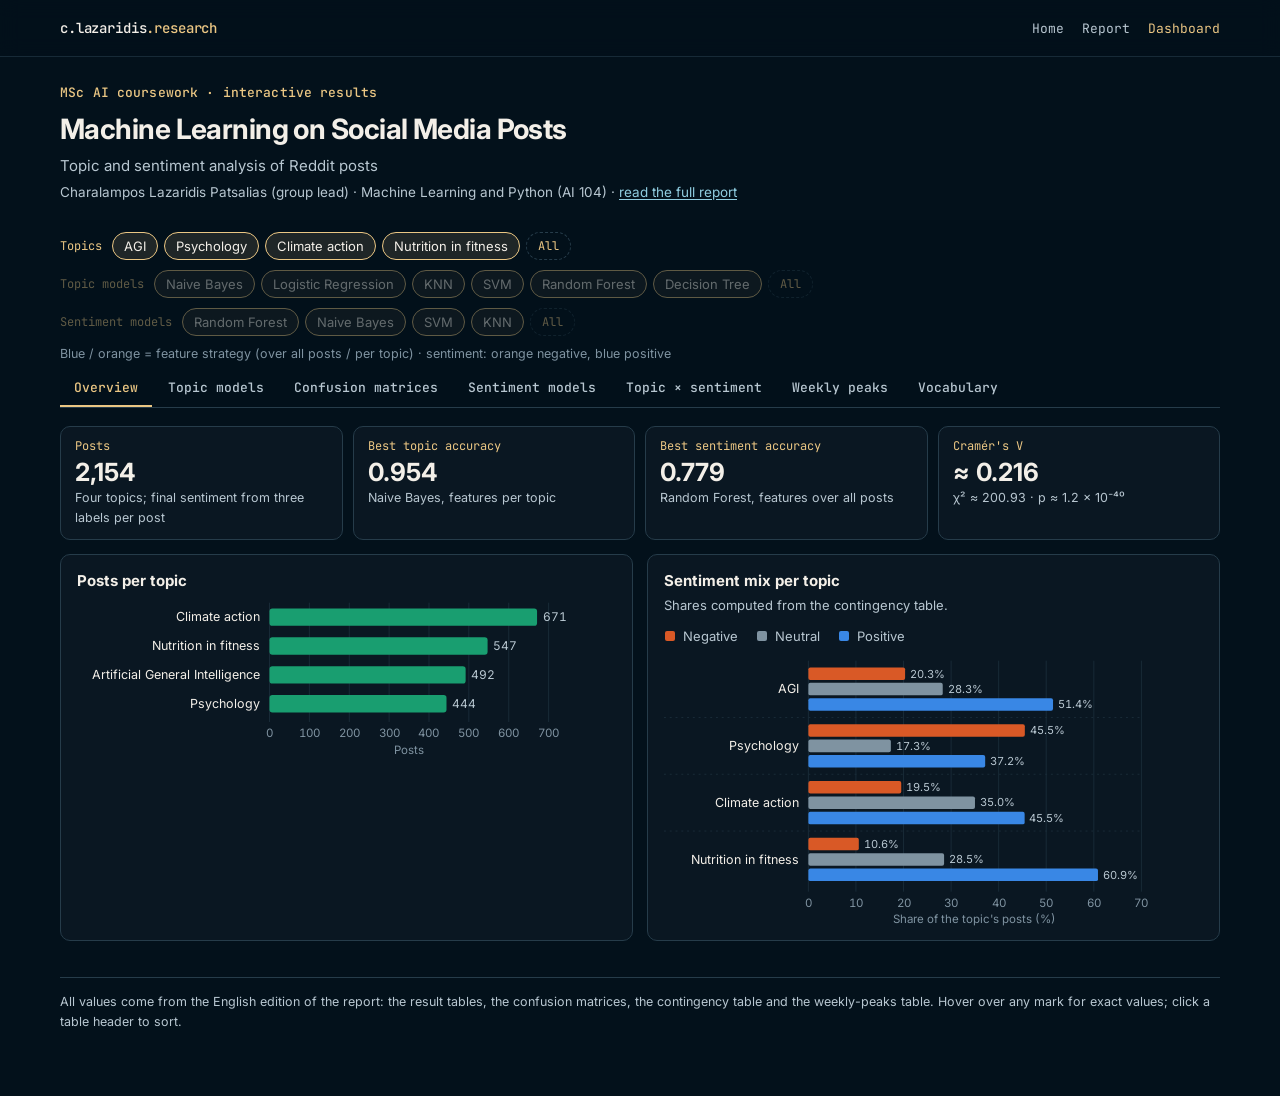
<file: reddit-dashboard.html>
<!DOCTYPE html>
<html lang="en"><head><meta charset="utf-8">
<meta name="viewport" content="width=device-width, initial-scale=1">
<title>Reddit topic and sentiment analysis · dashboard · C. Lazaridis Patsalias</title>
<meta name="description" content="Interactive dashboard: topic and sentiment classifiers, confusion matrices, topic-sentiment association, weekly peaks and vocabulary for the Reddit analysis.">
<meta name="theme-color" content="#03101a">
<link rel="preconnect" href="https://fonts.googleapis.com"><link rel="preconnect" href="https://fonts.gstatic.com" crossorigin><link href="https://fonts.googleapis.com/css2?family=Inter:wght@400;500;600;700&family=JetBrains+Mono:wght@400;500;600&display=swap" rel="stylesheet">
<style>
:root{color-scheme:dark;
--bg:#03111b;--card:#0b1823;--wash:#13232f;--ink:#f3efe8;--ink2:#b8c7d1;--muted:#7f93a1;
--grid:#1a2c39;--axis:#2c4352;--border:#263c4a;--gold:#ebc784;--link:#90cde0;
--t:#3987e5;--m:#c98500;--li:#d95926;--na:#9085e9;--ad:#199e70;--sel:#16314a;
--sans:Inter,system-ui,-apple-system,"Segoe UI",sans-serif;--mono:"JetBrains Mono",ui-monospace,Consolas,monospace}
*{box-sizing:border-box}
html{scroll-behavior:smooth;scroll-padding-top:5rem}
body{margin:0;background:var(--bg);color:var(--ink);font:16px/1.6 var(--sans);-webkit-font-smoothing:antialiased}
.site-art{position:fixed;inset:0;z-index:-1;overflow:hidden;pointer-events:none;background:var(--bg)}
.site-art::before{content:"";position:absolute;inset:0;background:url("https://clazaridis.com/assets/personal-site-bg-Du2AYjH2.webp") center top/cover no-repeat;opacity:.65}
.site-art::after{content:"";position:absolute;inset:0;width:min(100%,75rem);margin-inline:auto;
background:linear-gradient(90deg,transparent,rgba(3,17,27,.94) 9%,rgba(3,17,27,.96) 50%,rgba(3,17,27,.94) 91%,transparent)}
@media (max-width:639px){.site-art::after{background:rgba(3,17,27,.92)}}
a{color:var(--link);text-underline-offset:2px}
code{font:13px/1.4 var(--mono);background:var(--wash);padding:1px 5px;border-radius:4px;color:var(--ink)}
.topbar{position:sticky;top:0;z-index:20;background:rgba(3,17,27,.82);backdrop-filter:blur(10px);-webkit-backdrop-filter:blur(10px);border-bottom:1px solid rgba(38,60,74,.6)}
.topbar .in{display:flex;align-items:center;justify-content:space-between;gap:16px;height:56px;padding:0 20px;margin:0 auto}
.brand{font:500 14px var(--mono);color:var(--ink);text-decoration:none;letter-spacing:-.01em}
.brand span{color:var(--gold)}
.toplinks{display:flex;gap:18px;font:13px var(--mono)}
.toplinks a{color:var(--ink2);text-decoration:none}.toplinks a:hover,.toplinks a[aria-current]{color:var(--gold)}
.eyebrow{font:500 13px/1.5 var(--mono);color:var(--gold);letter-spacing:.01em;margin:0 0 10px}
.legend{display:flex;flex-wrap:wrap;gap:4px 18px;font-size:13px;color:var(--ink2);margin:0 0 6px}
.legend .k{display:inline-flex;align-items:center;gap:7px;white-space:nowrap;flex:none}
.legend svg{display:inline-block;vertical-align:middle}
svg text{font-family:var(--sans);font-size:12.5px;fill:var(--ink2)}
svg .rowlab{fill:var(--ink);font-size:13px}
svg .tick{fill:var(--muted);font-variant-numeric:tabular-nums;font-size:12px}
svg .val{fill:var(--ink2);font-variant-numeric:tabular-nums}
svg .grid{stroke:var(--grid);stroke-width:1}
svg .axis{stroke:var(--axis);stroke-width:1}
svg .ref{stroke:var(--muted);stroke-width:1;stroke-dasharray:4 4}
svg .reflab{fill:var(--muted);font-size:11.5px}
svg .ln{fill:none;stroke-width:2;stroke-linejoin:round;stroke-linecap:round}
svg .hit{fill:transparent}
svg .hit:hover{fill:#fff;fill-opacity:.04}
#tip{position:fixed;z-index:50;pointer-events:none;background:var(--ink);color:#0b1823;font:12.5px/1.45 var(--sans);
padding:7px 10px;border-radius:6px;max-width:330px;display:none;white-space:pre-line;box-shadow:0 6px 24px rgba(0,0,0,.35)}
.num{text-align:right;font-variant-numeric:tabular-nums;white-space:nowrap}
.note{font-size:14px;color:var(--ink2);border-left:3px solid var(--gold);padding:2px 0 2px 12px;margin:14px 0}

.wrap{max-width:1200px;margin:0 auto;padding:26px 20px 64px}
header.hero h1{font-size:28px;line-height:1.2;margin:0 0 8px;font-weight:700;letter-spacing:-.02em;text-wrap:balance}
header.hero .sub{margin:0 0 4px;color:var(--ink2);font-size:15px}
header.hero .meta{margin:0;color:var(--ink2);font-size:13.5px}
header.hero .meta a{white-space:nowrap}
.bar{position:sticky;top:56px;z-index:15;background:rgba(3,17,27,.9);backdrop-filter:blur(10px);-webkit-backdrop-filter:blur(10px);padding:12px 0 0;margin-top:16px;border-bottom:1px solid var(--border)}
.filters{display:flex;flex-wrap:wrap;gap:10px 26px;align-items:center}
.filters .fg{display:flex;align-items:center;flex-wrap:wrap;gap:6px 10px;transition:opacity .15s}
.filters .fg.dim{opacity:.4}
.fl{font:12px var(--mono);color:var(--gold)}
.chips{display:flex;flex-wrap:wrap;gap:6px}
.chip{display:inline-flex;align-items:center;gap:6px;font:13px var(--sans);padding:5px 11px;border:1px solid var(--border);border-radius:999px;background:var(--card);color:var(--ink2);cursor:pointer}
.chip svg{display:inline-block}
.chip[aria-pressed=true]{border-color:var(--gold);color:var(--ink);background:rgba(235,199,132,.12)}
.chip[aria-pressed=false] svg{opacity:.45}
.chip.all{font:12px var(--mono);color:var(--gold);background:transparent;border-style:dashed}
.chip:hover{border-color:var(--gold)}
.chip:focus-visible{outline:2px solid var(--link);outline-offset:1px}
.card.empty{padding:28px 24px;text-align:center}.card.empty h3{font-size:17px}
button.plain{font:13px var(--sans);padding:6px 12px;border:1px solid var(--border);border-radius:8px;background:var(--card);color:var(--ink);cursor:pointer}
button.plain:hover{border-color:var(--gold)}
svg text.grp{fill:var(--gold);font:600 12px var(--mono)}
.subh{font:600 12px var(--mono);color:var(--gold);margin:12px 0 2px}
.heat .hg{font:600 12px var(--mono);color:var(--gold);padding:8px 0 2px}
.seg{display:inline-flex;border:1px solid var(--border);border-radius:8px;overflow:hidden;background:var(--card)}
.seg button{font:inherit;font-size:13px;padding:6px 12px;border:0;background:transparent;color:var(--ink);cursor:pointer;font-family:var(--sans)}
.seg button+button{border-left:1px solid var(--border)}
.seg button[aria-pressed=true]{background:var(--gold);color:#03111b;font-weight:600}
.seg button:focus-visible,.tabs button:focus-visible,select:focus-visible{outline:2px solid var(--link);outline-offset:-2px}
.enc{margin:8px 0 0;font-size:12.5px;color:var(--muted)}
.tabs{display:flex;gap:2px;margin-top:6px;overflow-x:auto;scrollbar-width:none}
.tabs::-webkit-scrollbar{display:none}
.tabs button{flex:none;font:500 13px var(--mono);padding:9px 14px;border:0;border-bottom:2px solid transparent;background:transparent;color:var(--ink2);cursor:pointer}
.tabs button[aria-selected=true]{color:var(--gold);border-bottom-color:var(--gold)}
#panel{padding-top:18px}
.ctx{font:12.5px var(--mono);color:var(--muted);margin:0 0 12px}
.grid{display:grid;gap:14px}
.g2{grid-template-columns:repeat(auto-fit,minmax(min(100%,520px),1fr))}
.span2{grid-column:1/-1}
.card{background:rgba(11,24,35,.92);border:1px solid var(--border);border-radius:10px;padding:14px 16px;min-width:0}
.card h3{font-size:15px;margin:0 0 2px}
.card .sub{font-size:13px;color:var(--ink2);margin:0 0 10px}
.card svg.ch{display:block;width:100%;height:auto;max-width:720px}
.card svg.ch.wide{max-width:1100px}
.kpis{display:grid;grid-template-columns:repeat(auto-fit,minmax(200px,1fr));gap:10px;margin-bottom:14px}
.kpi{background:rgba(11,24,35,.92);border:1px solid var(--border);border-radius:10px;padding:11px 14px}
.kpi .l{font:12px var(--mono);color:var(--gold)}.kpi .v{font-size:25px;font-weight:700;line-height:1.3;margin-top:2px}
.kpi .d{font-size:12.5px;color:var(--ink2)}
.ctl{display:flex;flex-wrap:wrap;gap:10px 16px;align-items:center;margin-bottom:12px;font:12px var(--mono);color:var(--gold)}
.ctl select{font:13px var(--sans);padding:6px 10px;border:1px solid var(--border);border-radius:8px;background:var(--card);color:var(--ink)}
.tw{overflow:auto;border:1px solid var(--border);border-radius:8px}
.tw.scroll{max-height:440px}
table{border-collapse:collapse;width:100%;font-size:13px}
th,td{padding:6px 10px;text-align:left;border-bottom:1px solid var(--grid);white-space:nowrap}
td.wrapc{white-space:normal;min-width:220px}
tbody tr:last-child td{border-bottom:0}
th{position:sticky;top:0;background:var(--card);color:var(--ink2);font:600 11.5px var(--mono);z-index:1}
th[data-sort]{cursor:pointer;user-select:none}th[data-sort]:hover{color:var(--gold)}
tbody tr:hover td{background:rgba(255,255,255,.03)}
b.best{color:var(--gold)}
.heat{display:grid;gap:3px;font-size:12.5px}
.heat .hh{color:var(--ink2);text-align:center;padding:2px 4px;font:11.5px var(--mono)}
.heat .hl{color:var(--ink);padding:8px 10px 8px 0;white-space:nowrap}
.heat .hc{border-radius:6px;padding:8px 4px;text-align:center;font-variant-numeric:tabular-nums;font-weight:600;color:var(--ink)}
ul.find{margin:6px 0 0;padding-left:20px;font-size:14px}ul.find li{margin-bottom:7px}
.note{font-size:13px;margin:12px 0 0}
footer{margin-top:36px;padding-top:14px;border-top:1px solid var(--border);font-size:12.5px;color:var(--ink2)}
@media (max-width:640px){header.hero h1{font-size:23px}.bar{position:static}.card svg.ch{min-width:520px}.card svg.ch.wide{min-width:760px}.card{overflow-x:auto}}

:root{--c1:#3987e5;--c2:#d95926;--c3:#199e70;--c4:#c98500;--c5:#9085e9;--pos:#3987e5;--neg:#d95926}
svg .rowlab.small{font-size:12px}
svg text.strong{font-weight:700;fill:var(--ink)}
svg .val.small{font-size:11.5px}
svg .val.inbar{fill:#fff;font-weight:600}
svg .ptlab{fill:var(--ink);font-size:12.5px}
.heat{display:grid;gap:3px;font-size:13px;margin:8px 0 4px;min-width:0}
.heat .hh{color:var(--ink2);text-align:center;padding:2px 4px 4px;font:11.5px var(--mono);align-self:end;line-height:1.3}
.heat .hh.corner{text-align:left}
.heat .hl{color:var(--ink);padding:0 10px 0 0;font-size:13px;align-self:center;line-height:1.3}
.heat .hc{border-radius:6px;padding:9px 4px;text-align:center;font-variant-numeric:tabular-nums;font-weight:600;color:var(--ink);font-size:13.5px;cursor:default}
.heat .hc.diag{box-shadow:inset 0 0 0 1.5px rgba(235,199,132,.85)}
.heat .hs{display:block;font-size:11px;font-weight:400;opacity:.85;margin-top:1px}
.heat.compact .hc{padding:6px 3px;font-size:12.5px}
.heatwrap{overflow-x:auto}
.heatwrap .heat{min-width:420px}
figure.img{margin:18px 0;background:rgba(11,24,35,.9);border:1px solid var(--border);border-radius:10px;padding:14px 14px 10px}
figure.img h4{font-size:15px;margin:0 0 8px}
figure.img img{display:block;width:auto;height:auto;max-width:100%;max-height:540px;background:#fff;border-radius:6px;margin:0 auto}
figure.img.narrow img{max-width:min(100%,560px)}
figure.img.mid img{max-width:min(100%,760px)}
figure.img.small img{max-width:min(100%,520px)}
figure.img figcaption,figure.chart figcaption{font-size:13px;color:var(--ink2);margin-top:8px;line-height:1.5}
.steps{display:grid;grid-template-columns:repeat(auto-fit,minmax(160px,1fr));gap:10px;margin:16px 0;counter-reset:st}
.step{background:rgba(11,24,35,.9);border:1px solid var(--border);border-radius:10px;padding:12px 14px;position:relative}
.step .n{font:600 12px var(--mono);color:var(--gold)}
.step h4{font-size:14.5px;margin:4px 0 6px}
.step p{font-size:13.5px;color:var(--ink2);margin:0;line-height:1.5}
.pillrow{display:flex;flex-wrap:wrap;gap:6px;margin:8px 0}
.pill{font:12.5px var(--mono);padding:3px 9px;border:1px solid var(--border);border-radius:999px;color:var(--ink2);background:rgba(11,24,35,.8)}
.pill.hl{border-color:var(--gold);color:var(--gold)}
ol.rank{margin:6px 0 0;padding-left:26px;columns:2;column-gap:28px;font-size:14px}
ol.rank li{margin-bottom:3px;break-inside:avoid}
ol.rank li.top{color:var(--gold);font-weight:600}
blockquote.txt{margin:8px 0;padding:10px 14px;border-left:3px solid var(--border);background:rgba(19,35,47,.7);border-radius:0 8px 8px 0;font-size:14px;color:var(--ink2);white-space:pre-line}
blockquote.txt b{color:var(--ink)}
.chip.tiny{font-size:12px;padding:3px 9px}
.mini{font-size:12.5px;color:var(--muted)}
b.best{color:var(--gold)}
.two .tblock .tw{margin-top:0}
@media (min-width:700px){.two figure.chart svg.ch,.g2x figure.chart svg.ch{min-width:0}}
.two figure.chart{margin:8px 0}
.box ol.rank{columns:1}

.card figure.img{margin:6px 0 0;border:0;padding:0;background:transparent}
.card figure.img img{max-height:400px}
.ctl label{display:inline-flex;align-items:center;gap:8px}
.ctl span{font:12px var(--mono);color:var(--gold)}
.gallery{display:grid;grid-template-columns:repeat(auto-fill,minmax(min(100%,340px),1fr));gap:14px}
.gallery figure.img{margin:0}
@media (max-width:640px){.card .heatwrap .heat{min-width:420px}}
td.wrapc{min-width:170px;font-size:12px;color:var(--ink2)}
@media print{:root{color-scheme:light;--bg:#fff;--card:#fff;--wash:#f3f3f3;--ink:#111;--ink2:#333;--muted:#666;--grid:#ddd;--axis:#bbb;--border:#ccc;--gold:#7a5410;--link:#14507a}
.site-art,.topbar,nav.toc,.bar,#tip{display:none!important}body{background:#fff}}
</style></head>
<body>
<div class="site-art" aria-hidden="true"></div>
<div class="topbar"><div class="in" style="max-width:1200px"><a class="brand" href="https://clazaridis.com">c.lazaridis<span>.research</span></a>
<div class="toplinks"><a href="https://clazaridis.com">Home</a><a href="reddit-report.html">Report</a><a href="reddit-dashboard.html" aria-current="page">Dashboard</a></div></div></div>
<div class="wrap">
<header class="hero">
<p class="eyebrow">MSc AI coursework · interactive results</p>
<h1>Machine Learning on Social Media Posts</h1>
<p class="sub">Topic and sentiment analysis of Reddit posts</p>
<p class="meta">Charalampos Lazaridis Patsalias (group lead) · Machine Learning and Python (AI 104) · <a href="reddit-report.html">read the full report</a></p>
</header>
<div class="bar">
  <div class="filters" id="filters"></div>
  <p class="enc">Blue / orange = feature strategy (over all posts / per topic) · sentiment: orange negative, blue positive</p>
  <div class="tabs" role="tablist" aria-label="Views" id="tabs"></div>
</div>
<div id="panel" role="tabpanel" aria-live="polite"></div>
<footer>All values come from the English edition of the report: the result tables, the confusion matrices, the contingency table and the weekly-peaks table. Hover over any mark for exact values; click a table header to sort.</footer>
</div>
<div id="tip" role="tooltip"></div>
<script>/* Shared chart builders (pure functions returning SVG/HTML strings).
   Used at build time in Node (reports) and at run time in the browser (dashboards).
   Every mark carries data-tip for the shared tooltip. */
(function (root) {
  const esc = s => String(s).replace(/[&<>"]/g, c => ({ '&': '&amp;', '<': '&lt;', '>': '&gt;', '"': '&quot;' }[c]));
  const minus = s => s.replace(/^-/, '−');
  const fx = (v, d = 2) => v == null ? '–' : minus((+v).toFixed(d));
  const sg = (v, d = 2) => v == null ? '–' : (v > 0 ? '+' : '') + minus((+v).toFixed(d));
  const th = (v, d = 0) => v == null ? '–' : minus((+v).toLocaleString('en-US', { minimumFractionDigits: d, maximumFractionDigits: d }));
  const ticks = (a, b, st) => { const o = []; for (let v = a; v <= b + st * 1e-6; v += st) o.push(+v.toFixed(8)); return o; };
  const tdOf = st => Math.abs(st - Math.round(st)) < 1e-9 ? 0 : Math.abs(st * 10 - Math.round(st * 10)) < 1e-9 ? 1 : Math.abs(st * 100 - Math.round(st * 100)) < 1e-9 ? 2 : 3;
  function niceAxis(vals, o = {}) {
    let lo = Math.min(...vals), hi = Math.max(...vals);
    if (o.zero) { lo = Math.min(lo, 0); hi = Math.max(hi, 0); }
    const span = Math.max(hi - lo, 1e-9), pad = o.pad == null ? 0.06 : o.pad;
    if (!(o.zero && lo === 0)) lo -= span * pad;
    if (!(o.zero && hi === 0)) hi += span * pad;
    if (o.cap != null) hi = Math.min(hi, o.cap);
    if (o.floor != null) lo = Math.max(lo, o.floor);
    const target = o.target || 6;
    for (const st of [.001, .002, .0025, .005, .01, .02, .025, .05, .1, .2, .25, .5, 1, 2, 2.5, 5, 10, 20, 25, 50, 100, 200, 250, 500, 1000, 2000, 2500, 5000, 10000]) {
      const a = Math.floor(lo / st + 1e-9) * st, b = Math.ceil(hi / st - 1e-9) * st;
      if ((b - a) / st <= target) return [+a.toFixed(6), +b.toFixed(6), st];
    }
    return [lo, hi, (hi - lo) / 5];
  }
  /* filled disc, or ring (hollow, same hue) as a secondary encoding */
  const mark = (cx, cy, r, color, ring, tip) => ring
    ? `<circle cx="${(+cx).toFixed(1)}" cy="${(+cy).toFixed(1)}" r="${r - 1}" fill="var(--card)" stroke="${color}" stroke-width="2.6"${tip ? ` data-tip="${esc(tip)}"` : ''}/>`
    : `<circle cx="${(+cx).toFixed(1)}" cy="${(+cy).toFixed(1)}" r="${r}" fill="${color}" stroke="var(--card)" stroke-width="2"${tip ? ` data-tip="${esc(tip)}"` : ''}/>`;
  const swatch = (color, ring) => `<svg width="12" height="12" aria-hidden="true">${ring ? `<circle cx="6" cy="6" r="4.2" fill="none" stroke="${color}" stroke-width="2.2"/>` : `<circle cx="6" cy="6" r="5" fill="${color}"/>`}</svg>`;
  const svgOpen = (W, H, title, cls = 'ch') => `<svg class="${cls}" viewBox="0 0 ${W} ${H}" role="img" aria-label="${esc(title || '')}">`;
  function xAxis(X, lo, hi, st, y0, y1, H, label, dec, cx, fmt) {
    let s = '';
    for (const t of ticks(lo, hi, st)) {
      const x = X(t).toFixed(1);
      s += `<line class="grid" x1="${x}" y1="${y0}" x2="${x}" y2="${y1}"/><text class="tick" x="${x}" y="${y1 + 16}" text-anchor="middle">${fmt ? fmt(t) : fx(t, dec == null ? tdOf(st) : dec)}</text>`;
    }
    if (label) s += `<text class="tick" x="${cx}" y="${H - 3}" text-anchor="middle">${esc(label)}</text>`;
    return s;
  }

  /* Horizontal bars. rows: [{label, value, color?, tip?, strong?, note?}]
     o: {min,max,step, dec, tickDec, xlabel, gutter, right, rowH, barH, color, title, fmt, refs:[[v,label]]} */
  function hbars(rows, o = {}) {
    const W = o.W || 720, gut = o.gutter || 170, right = o.right || 70, rh = o.rowH || 30, bh = o.barH || Math.min(18, rh - 10), top = o.top || 8;
    const vals = rows.map(r => r.value);
    let [lo, hi, st] = o.min != null ? [o.min, o.max, o.step] : niceAxis(vals, { zero: true, pad: 0.04 });
    const H = top + rh * rows.length + (o.xlabel ? 40 : 26);
    const pw = W - gut - right, X = v => gut + (Math.max(lo, Math.min(hi, v)) - lo) / (hi - lo) * pw, x0 = X(Math.max(lo, Math.min(hi, 0)));
    const dec = o.dec == null ? 2 : o.dec, fmt = o.fmt || (v => fx(v, dec));
    let s = svgOpen(W, H, o.title);
    s += xAxis(X, lo, hi, st, top, H - (o.xlabel ? 36 : 22), H, o.xlabel, o.tickDec, gut + pw / 2, o.tickFmt);
    for (const [rv, rl] of (o.refs || [])) { const x = X(rv); s += `<line class="ref" x1="${x}" y1="${top}" x2="${x}" y2="${H - (o.xlabel ? 36 : 22)}"/>${rl ? `<text class="reflab" x="${x + 4}" y="${top + 10}">${esc(rl)}</text>` : ''}`; }
    rows.forEach((r, i) => {
      const y = top + rh * i, yb = y + (rh - bh) / 2, xv = X(r.value), a = Math.min(x0, xv), w = Math.max(Math.abs(xv - x0), 1.5);
      const col = r.color || o.color || 'var(--c1)';
      s += `<text class="rowlab${r.strong ? ' strong' : ''}" x="${gut - 10}" y="${yb + bh / 2 + 4.5}" text-anchor="end">${esc(r.label)}</text>`;
      s += `<rect x="${a.toFixed(1)}" y="${yb.toFixed(1)}" width="${w.toFixed(1)}" height="${bh}" rx="3" fill="${col}"${r.dim ? ' opacity=".45"' : ''}/>`;
      const neg = r.value < 0, lab = (r.disp != null ? r.disp : fmt(r.value)) + (r.note ? ' ' + r.note : ''), lw = lab.length * 7.2;
      const inside = neg ? (a - 6 - lw < gut) : (a + w + 6 + lw > W - 2);
      const lx = inside ? (neg ? a + 6 : a + w - 6) : (neg ? a - 6 : a + w + 6), anc = inside ? (neg ? 'start' : 'end') : (neg ? 'end' : 'start');
      s += `<text class="val${r.strong ? ' strong' : ''}${inside ? ' inbar' : ''}" x="${lx.toFixed(1)}" y="${yb + bh / 2 + 4.5}" text-anchor="${anc}">${esc(lab)}</text>`;
      s += `<rect class="hit" x="0" y="${y}" width="${W}" height="${rh}" data-tip="${esc(r.tip || r.label + '\n' + fmt(r.value))}"/>`;
    });
    if (lo < 0) s += `<line class="axis" x1="${x0}" y1="${top}" x2="${x0}" y2="${H - (o.xlabel ? 36 : 22)}"/>`;
    return s + '</svg>';
  }

  /* Dot rows: one row per item, several coloured dots per row on a shared (possibly truncated) axis.
     rows: [{label, vals:{key:v}}]; series: [{key,label,color}] */
  function dotrows(rows, series, o = {}) {
    const W = o.W || 720, gut = o.gutter || 130, right = o.right || 24, rh = o.rowH || 44, top = 8, off = o.offset || 7;
    const all = rows.flatMap(r => series.map(s => r.vals[s.key]).filter(v => v != null));
    let [lo, hi, st] = o.min != null ? [o.min, o.max, o.step] : niceAxis(all, { pad: 0.08, cap: o.cap });
    const H = top + rh * rows.length + (o.xlabel ? 40 : 26), pw = W - gut - right;
    const X = v => gut + (v - lo) / (hi - lo) * pw, dec = o.dec == null ? 4 : o.dec;
    let s = svgOpen(W, H, o.title);
    s += xAxis(X, lo, hi, st, top, H - (o.xlabel ? 36 : 22), H, o.xlabel, o.tickDec, gut + pw / 2);
    rows.forEach((r, i) => {
      const y = top + rh * i + rh / 2;
      if (i) s += `<line class="grid" x1="${gut}" y1="${y - rh / 2}" x2="${W - right}" y2="${y - rh / 2}" stroke-dasharray="2 4"/>`;
      s += `<text class="rowlab" x="${gut - 12}" y="${y + 4.5}" text-anchor="end">${esc(r.label)}</text>`;
      const pres = series.filter(sr => r.vals[sr.key] != null);
      if (pres.length > 1) {
        const vs = pres.map(sr => r.vals[sr.key]);
        s += `<line class="axis" x1="${X(Math.min(...vs))}" y1="${y}" x2="${X(Math.max(...vs))}" y2="${y}" stroke-width="2"/>`;
      }
      const allTip = r.label + '\n' + pres.map(sr => `${sr.label}: ${fx(r.vals[sr.key], dec)}`).join('\n');
      s += `<rect class="hit" x="0" y="${y - rh / 2}" width="${gut}" height="${rh}" data-tip="${esc(allTip)}"/>`;
      pres.forEach((sr, j) => {
        const yy = y + (pres.length > 1 ? (j - (pres.length - 1) / 2) * off : 0);
        s += mark(X(r.vals[sr.key]), yy, 6.5, sr.color, sr.ring, r.label + ' · ' + sr.label + '\n' + fx(r.vals[sr.key], dec));
      });
    });
    return s + '</svg>';
  }

  /* Grouped horizontal bars: groups [{label, vals:{key:v}}], series [{key,label,color}] */
  function groupbars(groups, series, o = {}) {
    const W = o.W || 720, gut = o.gutter || 150, right = o.right || 64, bh = o.barH || 13, gap = 3, pad = 14, top = 8;
    const gh = series.length * (bh + gap) - gap + pad;
    const all = groups.flatMap(g => series.map(s => g.vals[s.key]).filter(v => v != null));
    let [lo, hi, st] = o.min != null ? [o.min, o.max, o.step] : niceAxis(all, { zero: true, pad: 0.04 });
    const H = top + gh * groups.length + (o.xlabel ? 40 : 26), pw = W - gut - right;
    const X = v => gut + (Math.max(lo, Math.min(hi, v)) - lo) / (hi - lo) * pw, x0 = X(Math.max(lo, 0));
    const dec = o.dec == null ? 2 : o.dec, fmt = o.fmt || (v => fx(v, dec));
    let s = svgOpen(W, H, o.title);
    s += xAxis(X, lo, hi, st, top, H - (o.xlabel ? 36 : 22), H, o.xlabel, o.tickDec, gut + pw / 2, o.tickFmt);
    groups.forEach((g, i) => {
      const y0 = top + gh * i + pad / 2;
      if (i) s += `<line class="grid" x1="0" y1="${y0 - pad / 2}" x2="${W - right}" y2="${y0 - pad / 2}" stroke-dasharray="2 4"/>`;
      s += `<text class="rowlab" x="${gut - 10}" y="${y0 + (gh - pad) / 2 + 4.5}" text-anchor="end">${esc(g.label)}</text>`;
      series.forEach((sr, j) => {
        const v = g.vals[sr.key]; if (v == null) return;
        const y = y0 + j * (bh + gap), xv = X(v), a = Math.min(x0, xv), w = Math.max(Math.abs(xv - x0), 1.5);
        s += `<rect x="${a.toFixed(1)}" y="${y}" width="${w.toFixed(1)}" height="${bh}" rx="2" fill="${sr.color}"/>`;
        s += `<text class="val small" x="${(v < 0 ? a - 5 : a + w + 5).toFixed(1)}" y="${y + bh - 2.5}" text-anchor="${v < 0 ? 'end' : 'start'}">${fmt(v)}</text>`;
      });
      const tip = g.label + '\n' + series.filter(sr => g.vals[sr.key] != null).map(sr => `${sr.label}: ${fmt(g.vals[sr.key])}`).join('\n');
      s += `<rect class="hit" x="0" y="${y0 - pad / 2}" width="${W}" height="${gh}" data-tip="${esc(tip)}"/>`;
    });
    if (lo < 0) s += `<line class="axis" x1="${x0}" y1="${top}" x2="${x0}" y2="${H - (o.xlabel ? 36 : 22)}"/>`;
    return s + '</svg>';
  }

  /* Dumbbell: rows [{label, a, b}] with two series styles */
  function dumbbell(rows, o = {}) {
    const W = o.W || 720, gut = o.gutter || 250, right = o.right || 24, rh = o.rowH || 24, top = 8;
    const all = rows.flatMap(r => [r.a, r.b]);
    let [lo, hi, st] = o.min != null ? [o.min, o.max, o.step] : niceAxis(all, { zero: true, pad: 0.05 });
    const H = top + rh * rows.length + (o.xlabel ? 40 : 26), pw = W - gut - right, X = v => gut + (v - lo) / (hi - lo) * pw;
    const dec = o.dec == null ? 3 : o.dec;
    let s = svgOpen(W, H, o.title);
    s += xAxis(X, lo, hi, st, top, H - (o.xlabel ? 36 : 22), H, o.xlabel, o.tickDec, gut + pw / 2);
    s += `<line class="axis" x1="${X(0)}" y1="${top}" x2="${X(0)}" y2="${H - (o.xlabel ? 36 : 22)}"/>`;
    rows.forEach((r, i) => {
      const y = top + rh * i + rh / 2;
      s += `<text class="rowlab small" x="${gut - 10}" y="${y + 4}" text-anchor="end">${esc(r.label)}</text>`;
      s += `<line x1="${X(r.a)}" y1="${y}" x2="${X(r.b)}" y2="${y}" stroke="var(--muted)" stroke-width="2"/>`;
      s += `<circle cx="${X(r.b).toFixed(1)}" cy="${y}" r="7" fill="var(--card)" stroke="${o.cb || 'var(--c2)'}" stroke-width="2.2"/>`;
      s += `<circle cx="${X(r.a).toFixed(1)}" cy="${y}" r="3.6" fill="${o.ca || 'var(--c1)'}"/>`;
      s += `<rect class="hit" x="0" y="${y - rh / 2}" width="${W}" height="${rh}" data-tip="${esc(`${r.label}\n${o.la || 'A'}: ${sg(r.a, dec)}\n${o.lb || 'B'}: ${sg(r.b, dec)}${Math.abs(r.a - r.b) > 1e-9 ? '\nDifference: ' + sg(r.b - r.a, dec) : '\nIdentical'}`)}"/>`;
    });
    return s + '</svg>';
  }

  /* Heat grid (HTML). M: rows of numbers; o: {rl, cl, mode:'seq'|'div', max, dec, rgb, rgbNeg, tip(i,j,v), corner, diag, rowLabelW} */
  function heat(M, o = {}) {
    const n = M[0].length, flat = M.flat();
    const max = o.max != null ? o.max : Math.max(...flat.map(Math.abs));
    const rgb = o.rgb || '57,135,229', rgbNeg = o.rgbNeg || '217,89,38', dec = o.dec == null ? 0 : o.dec;
    const fmt = o.fmt || (v => o.thousands ? th(v, dec) : fx(v, dec));
    let s = `<div class="heat${o.compact ? ' compact' : ''}" style="${o.maxW ? `max-width:${o.maxW}px;` : ''}grid-template-columns:${o.rowLabelW || 'minmax(90px,auto)'} repeat(${n},minmax(${o.cellMin || 56}px,1fr))">`;
    s += `<div class="hh corner">${esc(o.corner || '')}</div>` + o.cl.map(c => `<div class="hh">${esc(c)}</div>`).join('');
    M.forEach((row, i) => {
      s += `<div class="hl">${esc(o.rl[i])}</div>`;
      row.forEach((v, j) => {
        const a = v == null ? 0 : 0.07 + 0.78 * Math.min(1, Math.abs(v) / max);
        const col = v != null && v < 0 && o.mode === 'div' ? rgbNeg : rgb;
        const strong = a > 0.55;
        const tip = o.tip ? o.tip(i, j, v) : `${o.rl[i]} · ${o.cl[j]}\n${fmt(v)}`;
        s += `<div class="hc${o.diag && i === j ? ' diag' : ''}" style="background:rgba(${col},${a.toFixed(2)});${strong ? 'color:#fff' : ''}" data-tip="${esc(tip)}">${o.label ? o.label(i, j, v) : v == null ? '–' : fmt(v)}${o.sub ? `<span class="hs">${o.sub(i, j, v)}</span>` : ''}</div>`;
      });
    });
    return s + '</div>';
  }

  /* SHAP-style waterfall, horizontal. items in display order (top first); cumulative built from the bottom. */
  function waterfall(base, items, o = {}) {
    const W = o.W || 720, gut = o.gutter || 170, right = o.right || 40, rh = o.rowH || 30, bh = 18, top = 26;
    const n = items.length, ends = new Array(n); let cur = base;
    for (let i = n - 1; i >= 0; i--) { const st = cur; cur += items[i].v; ends[i] = [st, cur]; }
    const final = o.final != null ? o.final : cur;
    const all = ends.flat().concat([base, final]);
    let [lo, hi, st] = o.min != null ? [o.min, o.max, o.step] : niceAxis(all, { pad: 0.05 });
    const H = top + rh * n + 44, pw = W - gut - right, X = v => gut + (v - lo) / (hi - lo) * pw;
    let s = svgOpen(W, H, o.title);
    s += xAxis(X, lo, hi, st, top, H - 36, H, o.xlabel, o.tickDec, gut + pw / 2);
    s += `<line class="ref" x1="${X(base)}" y1="${top}" x2="${X(base)}" y2="${H - 36}"/>`;
    s += `<line class="ref" x1="${X(final)}" y1="${top - 6}" x2="${X(final)}" y2="${top + rh}"/>`;
    s += `<text class="reflab" x="${X(final)}" y="${top - 10}" text-anchor="middle">${esc(o.finalLabel || 'f(x) = ' + fx(final, 3))}</text>`;
    const nearR = X(base) > W - right - 110;
    s += `<text class="reflab" x="${(X(base) + (nearR ? -6 : 6)).toFixed(1)}" y="${H - 40}" text-anchor="${nearR ? 'end' : 'start'}">${esc(o.baseLabel || 'E[f(X)] = ' + fx(base, 3))}</text>`;
    items.forEach((it, i) => {
      const y = top + rh * i, yb = y + (rh - bh) / 2, [a0, a1] = ends[i], xa = X(Math.min(a0, a1)), w = Math.max(Math.abs(X(a1) - X(a0)), 1.5);
      const col = it.v >= 0 ? (o.cpos || 'var(--c2)') : (o.cneg || 'var(--c1)');
      s += `<text class="rowlab" x="${gut - 10}" y="${yb + 13.5}" text-anchor="end">${esc(it.label)}</text>`;
      s += `<rect x="${xa.toFixed(1)}" y="${yb}" width="${w.toFixed(1)}" height="${bh}" rx="2" fill="${col}"/>`;
      if (i < n - 1) s += `<line x1="${X(a0)}" y1="${yb + bh}" x2="${X(a0)}" y2="${yb + rh}" stroke="var(--muted)" stroke-dasharray="2 2"/>`;
      const lbl = sg(it.v, o.dec == null ? 2 : o.dec), inside = w > 46;
      s += inside ? `<text class="val inbar" x="${(xa + w / 2).toFixed(1)}" y="${yb + 13.5}" text-anchor="middle">${lbl}</text>`
                  : `<text class="val" x="${(it.v >= 0 ? xa + w + 5 : xa - 5).toFixed(1)}" y="${yb + 13.5}" text-anchor="${it.v >= 0 ? 'start' : 'end'}">${lbl}</text>`;
      s += `<rect class="hit" x="0" y="${y}" width="${W}" height="${rh}" data-tip="${esc(`${it.label}\nSHAP contribution ${lbl}`)}"/>`;
    });
    return s + '</svg>';
  }

  /* Labelled scatter. pts: [{x,y,label,color,tip,dx,dy,anchor}] */
  function scatter(pts, o = {}) {
    const W = o.W || 720, H = o.H || 360, l = o.left || 62, r = o.right || 24, t = 14, b = 46;
    let [xl, xh, xs] = o.x || niceAxis(pts.map(p => p.x), { pad: 0.15 });
    let [yl, yh, ys] = o.y || niceAxis(pts.map(p => p.y), { pad: 0.15 });
    const pw = W - l - r, ph = H - t - b, X = v => l + (v - xl) / (xh - xl) * pw, Y = v => t + ph * (1 - (v - yl) / (yh - yl));
    let s = svgOpen(W, H, o.title);
    for (const v of ticks(yl, yh, ys)) s += `<line class="grid" x1="${l}" y1="${Y(v)}" x2="${W - r}" y2="${Y(v)}"/><text class="tick" x="${l - 8}" y="${Y(v) + 4}" text-anchor="end">${fx(v, o.yDec == null ? tdOf(ys) : o.yDec)}</text>`;
    for (const v of ticks(xl, xh, xs)) s += `<line class="grid" x1="${X(v)}" y1="${t}" x2="${X(v)}" y2="${t + ph}"/><text class="tick" x="${X(v)}" y="${t + ph + 17}" text-anchor="middle">${fx(v, o.xDec == null ? tdOf(xs) : o.xDec)}</text>`;
    s += `<text class="tick" x="${l + pw / 2}" y="${H - 4}" text-anchor="middle">${esc(o.xlabel || '')}</text>`;
    s += `<text class="tick" transform="translate(14 ${t + ph / 2}) rotate(-90)" text-anchor="middle">${esc(o.ylabel || '')}</text>`;
    if (o.extra) s += o.extra(X, Y);
    pts.forEach(p => {
      s += mark(X(p.x), Y(p.y), p.r || 7, p.color || 'var(--c1)', p.ring, p.tip || p.label);
      s += `<text class="ptlab" x="${(X(p.x) + (p.dx == null ? 11 : p.dx)).toFixed(1)}" y="${(Y(p.y) + (p.dy == null ? 4 : p.dy)).toFixed(1)}" text-anchor="${p.anchor || 'start'}">${esc(p.label)}</text>`;
    });
    return s + '</svg>';
  }

  /* 24-hour strip coloured by category. assign: array[24] of keys; cats {key:{label,color}} */
  function strip24(assign, cats, o = {}) {
    const W = o.W || 720, l = 8, r = 8, top = 6, h = 34, pw = W - l - r, cw = pw / 24, H = top + h + 26;
    let s = svgOpen(W, H, o.title);
    assign.forEach((k, i) => {
      const x = l + i * cw;
      s += `<rect x="${(x + 1).toFixed(1)}" y="${top}" width="${(cw - 2).toFixed(1)}" height="${h}" rx="3" fill="${cats[k].color}" data-tip="${esc(`${String(i).padStart(2, '0')}:00\n${cats[k].label}`)}"/>`;
      if (i % (o.every || 1) === 0) s += `<text class="tick" x="${(x + cw / 2).toFixed(1)}" y="${top + h + 16}" text-anchor="middle">${i}</text>`;
    });
    return s + '</svg>';
  }

  /* Sortable table. head: [{k,label,num,dec,fmt}], rows: [{...}], o: {id, sort:{k,dir}, best:{k:'max'|'min'}, wrap:[k]} */
  function table(head, rows, o = {}) {
    let rs = rows.slice();
    if (o.sort && o.sort.k) {
      const k = o.sort.k, d = o.sort.dir || -1;
      rs.sort((a, b) => { const x = a[k], y = b[k]; if (typeof x === 'number' && typeof y === 'number') return d * (x - y); return d * String(x).localeCompare(String(y)); });
    }
    const best = {};
    for (const [k, m] of Object.entries(o.best || {})) { const vs = rows.map(r => r[k]).filter(v => typeof v === 'number'); if (vs.length > 1) best[k] = m === 'min' ? Math.min(...vs) : Math.max(...vs); }
    const cell = (h, r) => {
      const v = r[h.k]; let txt = h.fmt ? h.fmt(v, r) : (typeof v === 'number' ? fx(v, h.dec == null ? 2 : h.dec) : esc(v == null ? '–' : v));
      if (best[h.k] != null && v === best[h.k]) txt = `<b class="best">${txt}</b>`;
      return `<td class="${h.num ? 'num' : ''}${(o.wrap || []).includes(h.k) ? ' wrapc' : ''}">${txt}</td>`;
    };
    let s = `<div class="tw${o.scroll ? ' scroll' : ''}"><table${o.id ? ` data-id="${o.id}"` : ''}><thead><tr>`;
    s += head.map(h => { const ar = o.sort && o.sort.k === h.k ? (o.sort.dir > 0 ? ' ▲' : ' ▼') : ''; return `<th class="${h.num ? 'num' : ''}"${o.id && o.sortable !== false ? ` data-sort="${h.k}"` : ''}>${esc(h.label)}${ar}</th>`; }).join('');
    s += '</tr></thead><tbody>' + rs.map(r => '<tr>' + head.map(h => cell(h, r)).join('') + '</tr>').join('') + '</tbody></table></div>';
    return s;
  }

  function legend(pairs, shape) {
    return '<div class="legend">' + pairs.map(([n, c, sh]) => {
      const t = sh || shape || 'dot';
      const sw = t === 'ring' ? `<svg width="12" height="12" aria-hidden="true"><circle cx="6" cy="6" r="4.2" fill="none" stroke="${c}" stroke-width="2.2"/></svg>`
        : t === 'sq' ? `<svg width="12" height="12" aria-hidden="true"><rect x="1" y="1" width="10" height="10" rx="2" fill="${c}"/></svg>`
          : `<svg width="12" height="12" aria-hidden="true"><circle cx="6" cy="6" r="5" fill="${c}"/></svg>`;
      return `<span class="k">${sw}${esc(n)}</span>`;
    }).join('') + '</div>';
  }

  const api = { mark, swatch, esc, fx, sg, th, ticks, tdOf, niceAxis, hbars, dotrows, groupbars, dumbbell, heat, waterfall, scatter, strip24, table, legend };
  if (typeof module !== 'undefined' && module.exports) module.exports = api; else root.C = api;
})(this);

const D = {"topics":[{"id":"agi","label":"Artificial General Intelligence","short":"AGI","color":"var(--c3)","posts":492},{"id":"psy","label":"Psychology","short":"Psychology","color":"var(--c3)","posts":444},{"id":"cli","label":"Climate action","short":"Climate action","color":"var(--c3)","posts":671},{"id":"nut","label":"Nutrition in fitness","short":"Nutrition in fitness","color":"var(--c3)","posts":547}],"topicModels":[{"id":"nb","label":"Multinomial Naive Bayes"},{"id":"lr","label":"Logistic Regression"},{"id":"knn","label":"KNN"},{"id":"svm","label":"SVM"},{"id":"rf","label":"Random Forest"},{"id":"dt","label":"Decision Tree"}],"topicRes":{"all":{"nb":{"params":"alpha = 0.3","acc":0.861,"prec":0.861,"rec":0.861,"f1":0.861,"cv":0.83198,"cvsd":0.015721},"lr":{"params":"C = 1","acc":0.814,"prec":0.816,"rec":0.814,"f1":0.813,"cv":0.797208,"cvsd":0.016763},"knn":{"params":"n_neighbors = 45","acc":0.805,"prec":0.813,"rec":0.805,"f1":0.804,"cv":0.796153,"cvsd":0.023325},"svm":{"params":"C = 4, gamma = 0.1, kernel = rbf","acc":0.8,"prec":0.803,"rec":0.8,"f1":0.801,"cv":0.790544,"cvsd":0.022614},"rf":{"params":"max_depth = None, n_estimators = 500","acc":0.759,"prec":0.762,"rec":0.759,"f1":0.756,"cv":0.723532,"cvsd":0.024271},"dt":{"params":"max_depth = None, min_samples_split = 5","acc":0.654,"prec":0.656,"rec":0.654,"f1":0.652,"cv":0.585846,"cvsd":0.028363}},"per":{"nb":{"params":"alpha = 0.1","acc":0.954,"prec":0.954,"rec":0.954,"f1":0.954,"cv":0.933842,"cvsd":0.01164},"lr":{"params":"C = 3","acc":0.861,"prec":0.86,"rec":0.861,"f1":0.86,"cv":0.838876,"cvsd":0.017526},"svm":{"params":"C = 1, gamma = 0.1, kernel = linear","acc":0.842,"prec":0.844,"rec":0.842,"f1":0.843,"cv":0.832103,"cvsd":0.020991},"rf":{"params":"max_depth = None, n_estimators = 500","acc":0.803,"prec":0.806,"rec":0.803,"f1":0.803,"cv":0.757657,"cvsd":0.017141},"knn":{"params":"n_neighbors = 50","acc":0.78,"prec":0.785,"rec":0.78,"f1":0.781,"cv":0.775144,"cvsd":0.014851},"dt":{"params":"max_depth = None, min_samples_split = 5","acc":0.682,"prec":0.69,"rec":0.682,"f1":0.684,"cv":0.590547,"cvsd":0.02553}}},"features":{"all":3127,"per":2283},"cmTopic":{"all":[[78,12,7,1],[6,77,5,1],[7,6,113,8],[2,1,4,103]],"per":[[92,3,2,1],[2,86,1,0],[4,1,126,3],[1,1,1,107]],"bigram":[[43,14,41,4],[6,51,19,7],[9,7,97,14],[5,7,30,77]]},"cmSentBigram":[[14,89],[3,192]],"sentModels":[{"id":"rf","label":"Random Forest"},{"id":"nb","label":"Naive Bayes"},{"id":"svm","label":"SVM"},{"id":"knn","label":"KNN"}],"sentRes":{"per":{"rf":{"acc":0.748,"pPos":0.74,"pNeg":0.82,"rPos":0.96,"rNeg":0.33,"fPos":0.84,"fNeg":0.47,"time":23.59},"nb":{"acc":0.724,"pPos":0.78,"pNeg":0.6,"rPos":0.82,"rNeg":0.54,"fPos":0.8,"fNeg":0.57,"time":0.09},"svm":{"acc":0.741,"pPos":0.74,"pNeg":0.77,"rPos":0.95,"rNeg":0.34,"fPos":0.83,"fNeg":0.47,"time":29.07},"knn":{"acc":0.627,"pPos":0.74,"pNeg":0.46,"rPos":0.68,"rNeg":0.52,"fPos":0.71,"fNeg":0.49,"time":0.65}},"all":{"rf":{"acc":0.779,"pPos":0.76,"pNeg":0.86,"rPos":0.96,"rNeg":0.43,"fPos":0.85,"fNeg":0.57,"time":40.42},"nb":{"acc":0.711,"pPos":0.77,"pNeg":0.59,"rPos":0.81,"rNeg":0.53,"fPos":0.79,"fNeg":0.56,"time":0.11},"svm":{"acc":0.752,"pPos":0.79,"pNeg":0.66,"rPos":0.85,"rNeg":0.57,"fPos":0.82,"fNeg":0.61,"time":41.36},"knn":{"acc":0.762,"pPos":0.76,"pNeg":0.77,"rPos":0.93,"rNeg":0.45,"fPos":0.84,"fNeg":0.56,"time":0.77}}},"contingency":[[100,139,253],[202,77,165],[131,235,305],[58,156,333]],"chi2":"≈ 200.93","pval":"≈ 1.2 × 10⁻⁴⁰","cramer":"≈ 0.216","weeks":[["agi","negative","2025-07-14",17],["agi","negative","2025-07-21",14],["agi","negative","2025-06-30",11],["agi","positive","2025-07-07",28],["agi","positive","2025-07-14",26],["agi","positive","2025-06-23",24],["cli","negative","2025-07-14",12],["cli","negative","2025-06-23",10],["cli","negative","2025-07-21",10],["cli","positive","2025-07-21",29],["cli","positive","2025-06-30",18],["cli","positive","2025-04-14",13],["nut","negative","2025-05-26",7],["nut","negative","2025-06-23",7],["nut","negative","2025-06-30",4],["nut","positive","2025-06-09",23],["nut","positive","2025-06-30",22],["nut","positive","2025-07-21",21],["psy","negative","2025-07-28",136],["psy","negative","2025-07-21",18],["psy","negative","2025-03-10",3],["psy","positive","2025-07-28",19],["psy","positive","2025-02-03",5],["psy","positive","2025-03-24",5]],"topWords":{"psy":["feel","like","want","know","people"],"nut":["like","protein","good","week","eat"],"cli":["like","know","use","look","climate"],"agi":["like","model","work","know","think"]},"bigrams":{"negative":["feel like","climate change","panic attack","like know","year ago","past year","not know","lose weight","hard time","have hard"],"positive":["thank advance","feel like","feel free","meal prep","social psych","clinical psych","let know","greatly appreciate","love hear","open source"]},"posts":2154,"weekly":{"agi":"[data-uri]","cli":"[data-uri]","nut":"[data-uri]","psy":"[data-uri]"}};

const DW=560, T=D.topics, TID=Object.fromEntries(T.map(t=>[t.id,t])), TL=T.map(t=>t.short);
const MN={acc:'Accuracy',prec:'Precision (weighted)',rec:'Recall (weighted)',f1:'F1 (weighted)',cv:'CV weighted F1'};
const SN={acc:'Accuracy',pPos:'Precision · positive',pNeg:'Precision · negative',rPos:'Recall · positive',rNeg:'Recall · negative',fPos:'F1 · positive',fNeg:'F1 · negative',time:'Training time (s)'};
const SC={all:{label:'Irrespective of topic',color:'var(--c1)'},per:{label:'Per topic',color:'var(--c2)'}};
function cmHeat(M,labels,pct){const rs=M.map(r=>r.reduce((a,b)=>a+b,0));const V=pct?M.map((r,i)=>r.map(v=>+(100*v/rs[i]).toFixed(1))):M;
  const COLS={'AGI':'AGI','Psychology':'Psych.','Climate action':'Climate','Nutrition in fitness':'Nutrition'};
  return C.heat(V,{rl:labels,cl:labels.map(l=>COLS[l]||l),diag:true,max:pct?100:Math.max(...M.flat()),fmt:pct?(v=>v.toFixed(1)+'%'):undefined,cellMin:64,rowLabelW:'minmax(120px,auto)',
   tip:(i,j)=>'True: '+labels[i]+'\nPredicted: '+labels[j]+'\n'+M[i][j]+' posts ('+(100*M[i][j]/rs[i]).toFixed(1)+'% of the true class)'});}
function pOverview(){const ts=sel('topics').map(id=>TID[id]);
  const bars=C.hbars(ts.slice().sort((a,b)=>b.posts-a.posts).map(t=>({label:t.label,value:t.posts,color:t.color,tip:t.label+'\n'+t.posts+' posts'})),{min:0,max:700,step:100,dec:0,xlabel:'Posts',gutter:200,W:DW});
  const idx=ts.map(t=>T.indexOf(t));
  const st=C.groupbars(ts.map((t,k)=>{const r=D.contingency[idx[k]],n=r[0]+r[1]+r[2];return{label:t.short,vals:{neg:100*r[0]/n,neu:100*r[1]/n,pos:100*r[2]/n}}}),
    [{key:'neg',label:'Negative',color:'var(--neg)'},{key:'neu',label:'Neutral',color:'var(--muted)'},{key:'pos',label:'Positive',color:'var(--pos)'}],{min:0,max:70,step:10,dec:1,fmt:v=>v.toFixed(1)+'%',xlabel:'Share of the topic\'s posts (%)',gutter:150,W:DW});
  return '<div class="kpis">'+kpi('Posts','2,154','Four topics; final sentiment from three labels per post')+kpi('Best topic accuracy','0.954','Naive Bayes, features per topic')+kpi('Best sentiment accuracy','0.779','Random Forest, features over all posts')+kpi('Cramér\'s V','≈ 0.216','χ² ≈ 200.93 · p ≈ 1.2 × 10⁻⁴⁰')+'</div>'
   +'<div class="grid g2">'+card('Posts per topic','',bars)+card('Sentiment mix per topic','Shares computed from the contingency table.',C.legend([['Negative','var(--neg)','sq'],['Neutral','var(--muted)','sq'],['Positive','var(--pos)','sq']])+st)+'</div>';}
function pTopic(){const ms=sel('tmodels').map(id=>D.topicModels.find(m=>m.id===id)), k=S.tk, strat=S.ts==='both'?['all','per']:[S.ts];
  const rows=ms.map(m=>({label:m.label,vals:Object.fromEntries(strat.map(s=>[s,D.topicRes[s][m.id][k]]))}));
  const ch=C.dotrows(rows,strat.map(s=>({key:s,label:SC[s].label,color:SC[s].color})),{min:0.55,max:1,step:0.05,dec:k==='cv'?4:3,xlabel:MN[k]+' (axis starts at 0.55)',gutter:180,W:DW});
  const tb=C.table([{k:'model',label:'Model'},{k:'strategy',label:'Features'},{k:'acc',label:'Acc.',num:1,dec:3},{k:'f1',label:'F1',num:1,dec:3},{k:'cv',label:'CV F1',num:1,dec:4},{k:'params',label:'Best parameters'}],
    ms.flatMap(m=>strat.map(s=>({model:m.label.replace('Multinomial ',''),strategy:s==='all'?'All posts':'Per topic',params:D.topicRes[s][m.id].params,acc:D.topicRes[s][m.id].acc,f1:D.topicRes[s][m.id].f1,cv:D.topicRes[s][m.id].cv}))),{id:'tt',sort:S.sort.tt,best:{acc:'max',f1:'max',cv:'max'},scroll:true,wrap:['params']});
  return '<div class="ctl">'+seg('ts',[['both','Both strategies'],['all','Irrespective of topic'],['per','Per topic']],'Features')+selectBox('tk',Object.entries(MN),'Metric')+'</div><div class="grid g2">'
   +card(MN[k],'Test-set results'+(k==='cv'?' (cross-validation mean on the training data)':'')+'; hover for values.',C.legend(strat.map(s=>[SC[s].label,SC[s].color]))+ch)+card('All results','Best in gold. Click a header to sort.',tb)+'</div>';}
function pCM(){const which=S.cmw, pct=S.cmv==='pct';
  const M=which==='sb'?D.cmSentBigram:D.cmTopic[which], L=which==='sb'?['Negative','Positive']:TL;
  const title={all:'Naive Bayes · words, irrespective of topic',per:'Naive Bayes · words, per topic',bigram:'Topic classification with bigrams',sb:'Sentiment classification with bigrams'}[which];
  const rs=M.map(r=>r.reduce((a,b)=>a+b,0)),n=rs.reduce((a,b)=>a+b,0),c=M.reduce((a,r,i)=>a+r[i],0);
  const rec=C.hbars(L.map((l,i)=>({label:l,value:100*M[i][i]/rs[i],disp:(100*M[i][i]/rs[i]).toFixed(1)+'%',color:'var(--c1)',tip:l+'\n'+M[i][i]+' of '+rs[i]+' correctly classified'})),{min:0,max:100,step:20,xlabel:'Correct within the true class (%)',gutter:150,W:DW});
  return '<div class="ctl">'+seg('cmw',[['all','Words · irrespective'],['per','Words · per topic'],['bigram','Bigrams · topic'],['sb','Bigrams · sentiment']],'Matrix')+seg('cmv',[['n','Counts'],['pct','Row %']])+'</div><div class="grid g2">'
   +card(title,n+' test posts · '+c+' on the diagonal.','<div class="heatwrap">'+cmHeat(M,L,pct)+'</div>')+card('Per-class hit rate','Diagonal divided by the row total, computed from the matrix.',rec)+'</div>';}
function pSent(){const ms=sel('smodels').map(id=>D.sentModels.find(m=>m.id===id)), k=S.sk, cases=S.sc==='both'?['per','all']:[S.sc];
  const CN={per:{label:'Topic case',color:'var(--c2)'},all:{label:'No topic case',color:'var(--c1)'}};
  const g=C.groupbars(ms.map(m=>({label:m.label,vals:Object.fromEntries(cases.map(c=>[c,D.sentRes[c][m.id][k]]))})),cases.map(c=>({key:c,label:CN[c].label,color:CN[c].color})),
    k==='time'?{min:0,max:45,step:5,dec:2,xlabel:SN[k],gutter:120,W:DW}:{min:0,max:1,step:0.2,dec:k==='acc'?3:2,xlabel:SN[k],gutter:120,W:DW});
  const tb=C.table([{k:'model',label:'Model'},{k:'case',label:'Case'},{k:'acc',label:'Acc.',num:1,dec:3},{k:'rPos',label:'Rec+',num:1,dec:2},{k:'rNeg',label:'Rec−',num:1,dec:2},{k:'fNeg',label:'F1−',num:1,dec:2},{k:'time',label:'Time (s)',num:1,dec:2}],
    ms.flatMap(m=>cases.map(c=>Object.assign({model:m.label,case:CN[c].label},D.sentRes[c][m.id]))),{id:'st',sort:S.sort.st,best:{acc:'max',rPos:'max',rNeg:'max',fNeg:'max',time:'min'}});
  return '<div class="ctl">'+seg('sc',[['both','Both cases'],['per','Topic case'],['all','No topic case']],'Features')+selectBox('sk',Object.entries(SN),'Metric')+'</div><div class="grid g2">'
   +card(SN[k],k==='time'?'Lower is faster.':'Neutral posts removed; positive vs negative.',C.legend(cases.map(c=>[CN[c].label,CN[c].color]))+g)+card('Table','Rec+ / Rec− = recall on positive / negative posts. Best in gold (fastest for time).',tb)+'</div>';}
function pAssoc(){const ts=sel('topics').map(id=>TID[id]),idx=ts.map(t=>T.indexOf(t)),pct=S.av==='pct';
  const M=idx.map(i=>D.contingency[i]),rs=M.map(r=>r[0]+r[1]+r[2]);const V=pct?M.map((r,i)=>r.map(v=>+(100*v/rs[i]).toFixed(1))):M;
  const h=C.heat(V,{rl:ts.map(t=>t.label),cl:['Negative','Neutral','Positive'],max:pct?70:333,fmt:pct?(v=>v.toFixed(1)+'%'):undefined,cellMin:84,rowLabelW:'minmax(170px,auto)',tip:(i,j)=>ts[i].label+' · '+['Negative','Neutral','Positive'][j]+'\n'+M[i][j]+' posts ('+(100*M[i][j]/rs[i]).toFixed(1)+'%)'});
  return '<div class="ctl">'+seg('av',[['n','Counts'],['pct','Row %']])+'</div><div class="grid g2">'+card('Topic × sentiment','Contingency table from the report.','<div class="heatwrap">'+h+'</div>')
   +card('Is the association real?','Computed in the report on all four topics.','<div class="kpis" style="margin:0">'+kpi('χ²',D.chi2,'')+kpi('p-value',D.pval,'')+kpi('Cramér\'s V',D.cramer,'Moderate association')+'</div><p class="note">Psychology concentrates negative posts; nutrition in fitness leans positive.</p>')+'</div>';}
function pTime(){const ts=sel('topics'),sent=S.ws;
  const rows=D.weeks.filter(w=>ts.includes(w[0])&&(sent==='both'||w[1]===sent));
  const bars=C.hbars(rows.map(([t,s,d,n])=>({label:TID[t].short+' · '+d,value:n,color:s==='negative'?'var(--neg)':'var(--pos)',tip:TID[t].label+'\n'+s+' posts, week labelled '+d+': '+n})),{min:0,max:140,step:20,dec:0,xlabel:'Posts in the week',gutter:220,W:DW,rowH:24});
  const figs=ts.map(t=>'<figure class="img"><h4>'+esc(TID[t].label)+'</h4><img src="'+D.weekly[t]+'" alt="Weekly posts for '+esc(TID[t].label)+'"></figure>').join('');
  return '<div class="ctl">'+seg('ws',[['both','Both'],['positive','Positive'],['negative','Negative']],'Sentiment')+'</div><div class="grid g2">'+card('Top three weeks per topic and sentiment','From the report\'s table; the psychology spike (136 negative posts, week labelled 2025-07-28) dominates the scale.',C.legend([['Negative','var(--neg)','sq'],['Positive','var(--pos)','sq']])+(rows.length?bars:'<p class="sub">No weeks for this selection.</p>'))
   +card('Weekly counts','Figures from the report (positive and negative posts per week).','<div class="gallery" style="grid-template-columns:1fr">'+figs+'</div>')+'</div>';}
function pVocab(){const ts=sel('topics').map(id=>TID[id]);
  return '<div class="grid g2">'+card('Top five TF-IDF words per topic','Order from the report\'s figure.',ts.map(t=>'<p class="subh">'+esc(t.label)+'</p><div class="pillrow">'+D.topWords[t.id].map((w,i)=>'<span class="pill'+(i===0?' hl':'')+'">'+(i+1)+'. '+w+'</span>').join('')+'</div>').join(''))
   +card('Most frequent bigrams','Negative and positive posts, most frequent first.','<div class="grid g2" style="gap:8px"><div><p class="subh" style="color:var(--neg)">Negative</p><ol class="rank" style="columns:1">'+D.bigrams.negative.map(b=>'<li>'+b+'</li>').join('')+'</ol></div><div><p class="subh" style="color:var(--pos)">Positive</p><ol class="rank" style="columns:1">'+D.bigrams.positive.map(b=>'<li>'+b+'</li>').join('')+'</ol></div></div>')+'</div>';}
const CFG={tabs:[['overview','Overview'],['topic','Topic models'],['cm','Confusion matrices'],['sentiment','Sentiment models'],['assoc','Topic × sentiment'],['time','Weekly peaks'],['vocab','Vocabulary']],
  filters:[{key:'topics',label:'Topics',unit:'topic',items:T.map(t=>({id:t.id,label:t.short}))},
    {key:'tmodels',label:'Topic models',unit:'topic model',items:D.topicModels.map(m=>({id:m.id,label:m.label.replace('Multinomial ','')}))},
    {key:'smodels',label:'Sentiment models',unit:'sentiment model',items:D.sentModels.map(m=>({id:m.id,label:m.label}))}],
  skip:{overview:['tmodels','smodels'],topic:['topics','smodels'],cm:['topics','tmodels','smodels'],sentiment:['topics','tmodels'],assoc:['tmodels','smodels'],time:['tmodels','smodels'],vocab:['tmodels','smodels']},
  state:{tk:'acc',ts:'both',cmw:'per',cmv:'n',sk:'acc',sc:'both',av:'n',ws:'both'},
  panels:{overview:pOverview,topic:pTopic,cm:pCM,sentiment:pSent,assoc:pAssoc,time:pTime,vocab:pVocab}};

/* Generic dashboard runtime. Needs globals C (charts) and CFG:
   CFG = {tabs:[[id,label]], filters:[{key,label,items:[{id,label,color}]}], skip:{tab:[filterKey]}, state:{}, panels:{id:fn}} */
const S = Object.assign({ tab: CFG.tabs[0][0], sort: {} }, CFG.state || {});
const FL = {};
CFG.filters.forEach(f => { FL[f.key] = f; if (!S[f.key]) S[f.key] = f.items.map(i => i.id); });
const sel = k => FL[k].items.map(i => i.id).filter(id => S[k].includes(id));
const item = (k, id) => FL[k].items.find(i => i.id === id);
const applies = k => !((CFG.skip || {})[S.tab] || []).includes(k);
const esc = C.esc, fx = C.fx, sg = C.sg;

function filtersHTML() {
  return CFG.filters.map(f => `<div class="fg${applies(f.key) ? '' : ' dim'}" role="group" aria-label="${esc(f.label)}"><span class="fl">${esc(f.label)}</span><div class="chips">` +
    f.items.map(i => `<button class="chip" data-f="${f.key}" data-v="${i.id}" aria-pressed="${S[f.key].includes(i.id)}">${i.color ? C.swatch(i.color, i.ring) : ''}${esc(i.label)}</button>`).join('') +
    `<button class="chip all" data-f="${f.key}" data-v="all">All</button></div></div>`).join('');
}
function toggle(list, v, all) { if (v === 'all') return all.slice(); return list.includes(v) ? list.filter(x => x !== v) : all.filter(x => list.includes(x) || x === v); }
function emptyState() {
  const miss = CFG.filters.filter(f => applies(f.key) && !sel(f.key).length);
  if (!miss.length) return null;
  return `<div class="card empty"><h3>Nothing selected</h3><p class="sub">Choose at least one ${miss.map(f => f.unit || f.label.toLowerCase()).join(' and one ')} above to see the results.</p></div>`;
}
const seg = (key, opts, label) => `${label ? `<span>${esc(label)}</span>` : ''}<div class="seg" data-key="${key}" role="group">${opts.map(([v, l]) => `<button data-v="${v}" aria-pressed="${S[key] === v}">${esc(l)}</button>`).join('')}</div>`;
const selectBox = (key, opts, label) => `<label>${esc(label || '')} <select data-key="${key}">${opts.map(([v, l]) => `<option value="${v}"${S[key] === v ? ' selected' : ''}>${esc(l)}</option>`).join('')}</select></label>`;
const card = (title, sub, body, cls = '') => `<div class="card ${cls}">${title ? `<h3>${esc(title)}</h3>` : ''}${sub ? `<p class="sub">${sub}</p>` : ''}${body}</div>`;
const kpi = (l, v, d) => `<div class="kpi"><div class="l">${esc(l)}</div><div class="v">${v}</div><div class="d">${d}</div></div>`;
function render() {
  document.getElementById('filters').innerHTML = filtersHTML();
  document.getElementById('tabs').innerHTML = CFG.tabs.map(([id, l]) => `<button role="tab" data-tab="${id}" aria-selected="${S.tab === id}">${esc(l)}</button>`).join('');
  document.getElementById('panel').innerHTML = emptyState() || CFG.panels[S.tab]();
  try { history.replaceState(null, '', '#' + [S.tab].concat(CFG.filters.map(f => sel(f.key).join('.'))).join('/')); } catch (e) { }
}
document.addEventListener('click', e => {
  const fb = e.target.closest('[data-f]'); if (fb) { const k = fb.dataset.f; S[k] = toggle(S[k], fb.dataset.v, FL[k].items.map(i => i.id)); render(); return; }
  const sb = e.target.closest('.seg[data-key] button'); if (sb) { S[sb.parentNode.dataset.key] = sb.dataset.v; render(); return; }
  const tb = e.target.closest('.tabs button'); if (tb) { S.tab = tb.dataset.tab; render(); return; }
  const qb = e.target.closest('[data-set]'); if (qb) { const [k, v] = qb.dataset.set.split('='); S[k] = FL[k] ? v.split(',') : v; render(); return; }
  const th = e.target.closest('th[data-sort]'); if (th) { const id = th.closest('table').dataset.id, k = th.dataset.sort, cur = S.sort[id]; S.sort[id] = { k, dir: cur && cur.k === k ? -cur.dir : -1 }; render(); }
});
document.addEventListener('change', e => { const s = e.target.closest('select[data-key]'); if (s) { S[s.dataset.key] = s.value; render(); } });
document.addEventListener('keydown', e => {
  const t = e.target.closest('.tabs button'); if (!t) return; const bs = [...document.querySelectorAll('.tabs button')]; let i = bs.indexOf(t);
  if (e.key === 'ArrowRight') i = (i + 1) % bs.length; else if (e.key === 'ArrowLeft') i = (i - 1 + bs.length) % bs.length; else return;
  e.preventDefault(); S.tab = bs[i].dataset.tab; render(); document.querySelectorAll('.tabs button')[i].focus();
});
(function () {
  const h = decodeURIComponent(location.hash.slice(1)); if (!h) return; const p = h.split('/');
  if (!CFG.panels[p[0]]) return; S.tab = p[0];
  CFG.filters.forEach((f, i) => { if (p[i + 1] !== undefined) S[f.key] = p[i + 1].split('.').filter(x => f.items.some(it => it.id === x)); });
})();
render();


(function(){const tip=document.getElementById('tip');
function show(e,t){tip.textContent=t;tip.style.display='block';move(e)}
function move(e){const w=tip.offsetWidth,h=tip.offsetHeight;let x=e.clientX+14,y=e.clientY+14;
if(x+w>innerWidth-8)x=e.clientX-w-14;if(y+h>innerHeight-8)y=e.clientY-h-14;tip.style.left=x+'px';tip.style.top=y+'px'}
document.addEventListener('pointerover',e=>{const el=e.target.closest('[data-tip]');if(el&&el.dataset.tip)show(e,el.dataset.tip)});
document.addEventListener('pointermove',e=>{if(tip.style.display==='block'){const el=e.target.closest('[data-tip]');if(!el){tip.style.display='none';return}move(e)}});
document.addEventListener('pointerout',e=>{const el=e.target.closest('[data-tip]');if(el&&!el.contains(e.relatedTarget))tip.style.display='none'});
})();
</script>
</body></html>
</file>
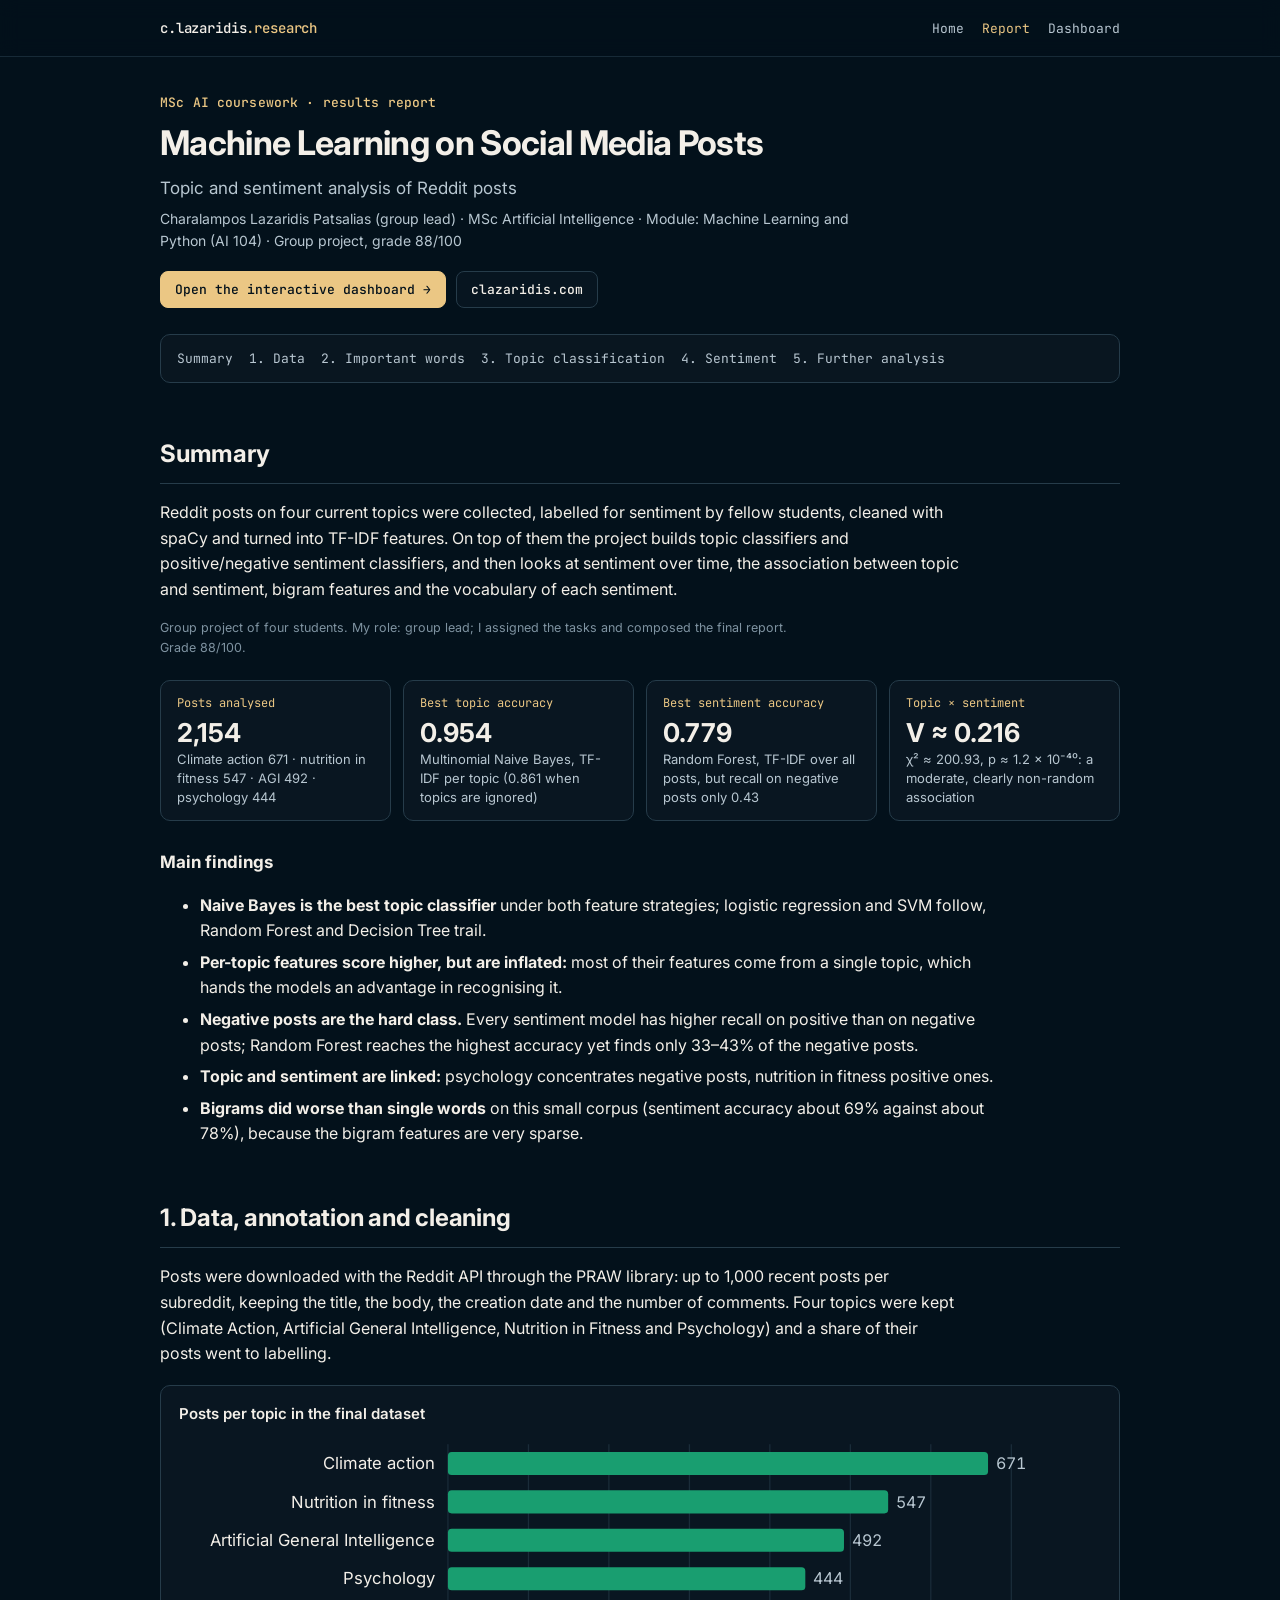
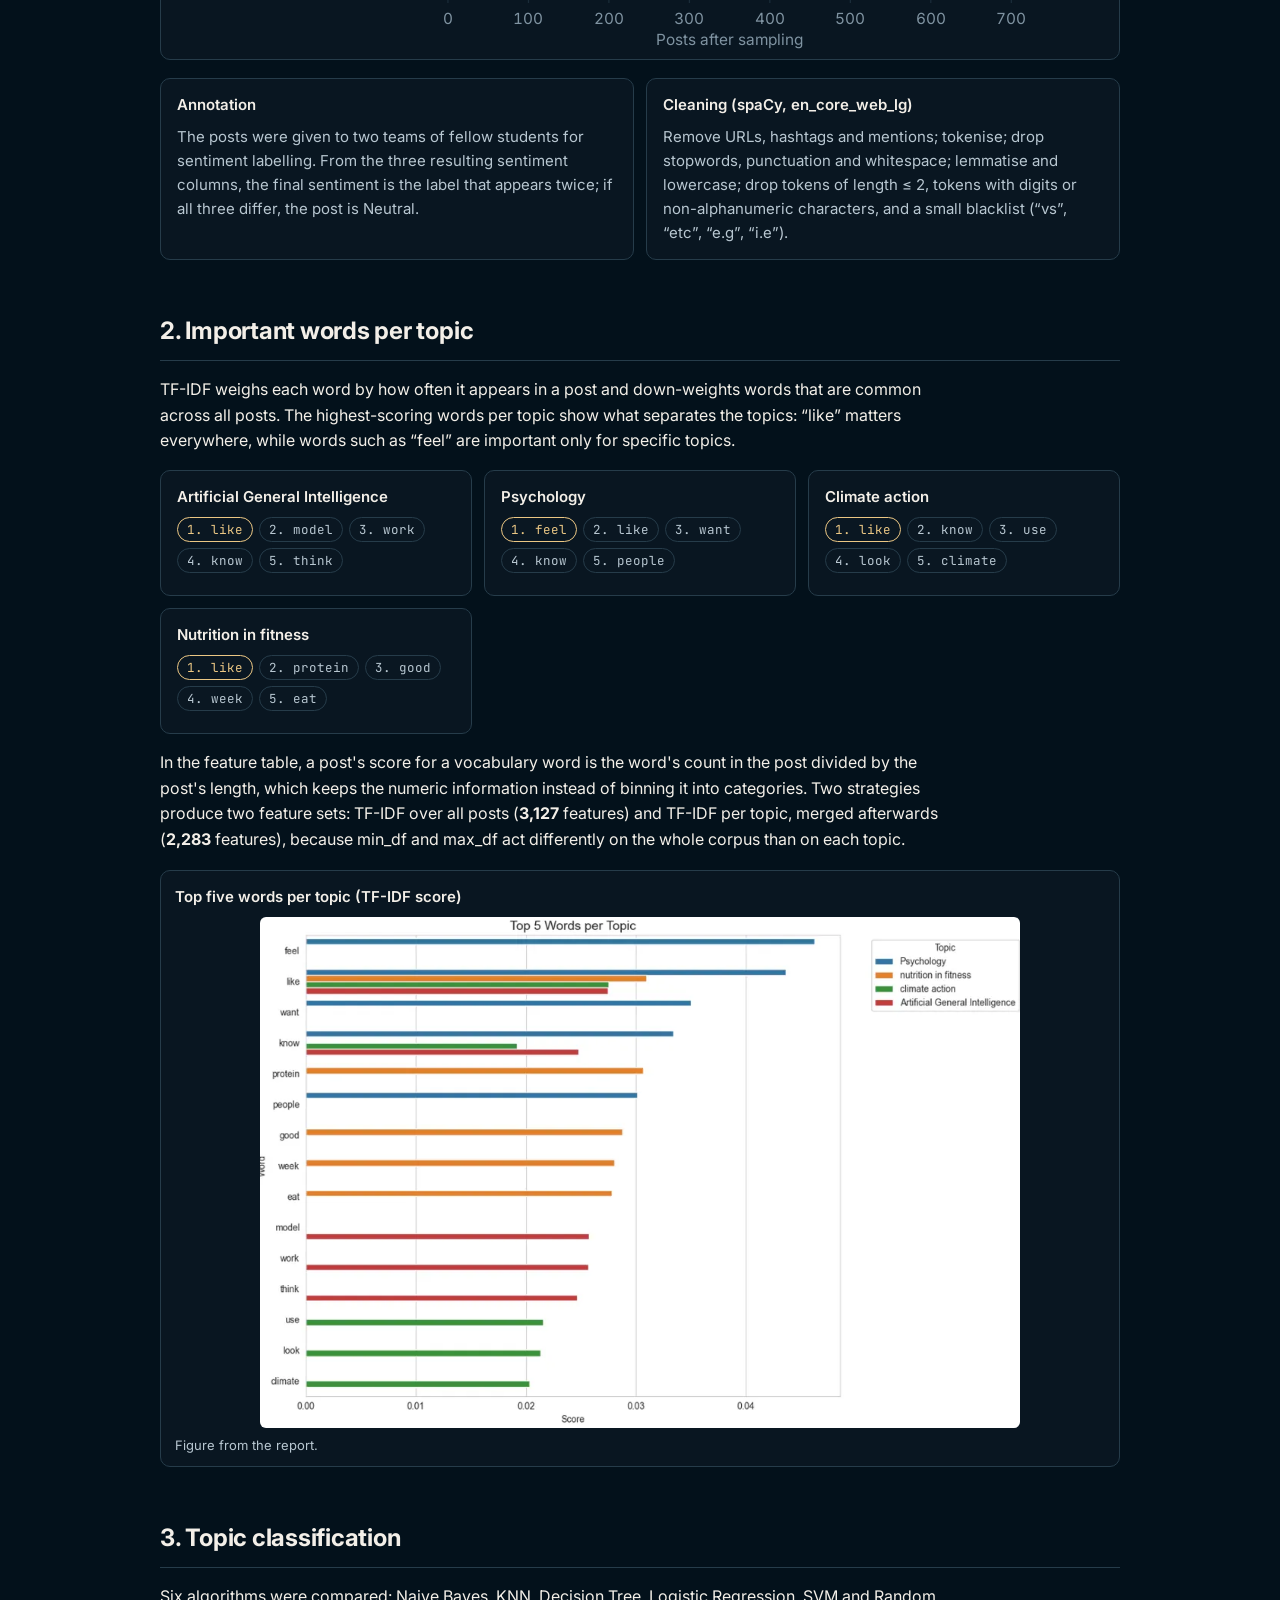
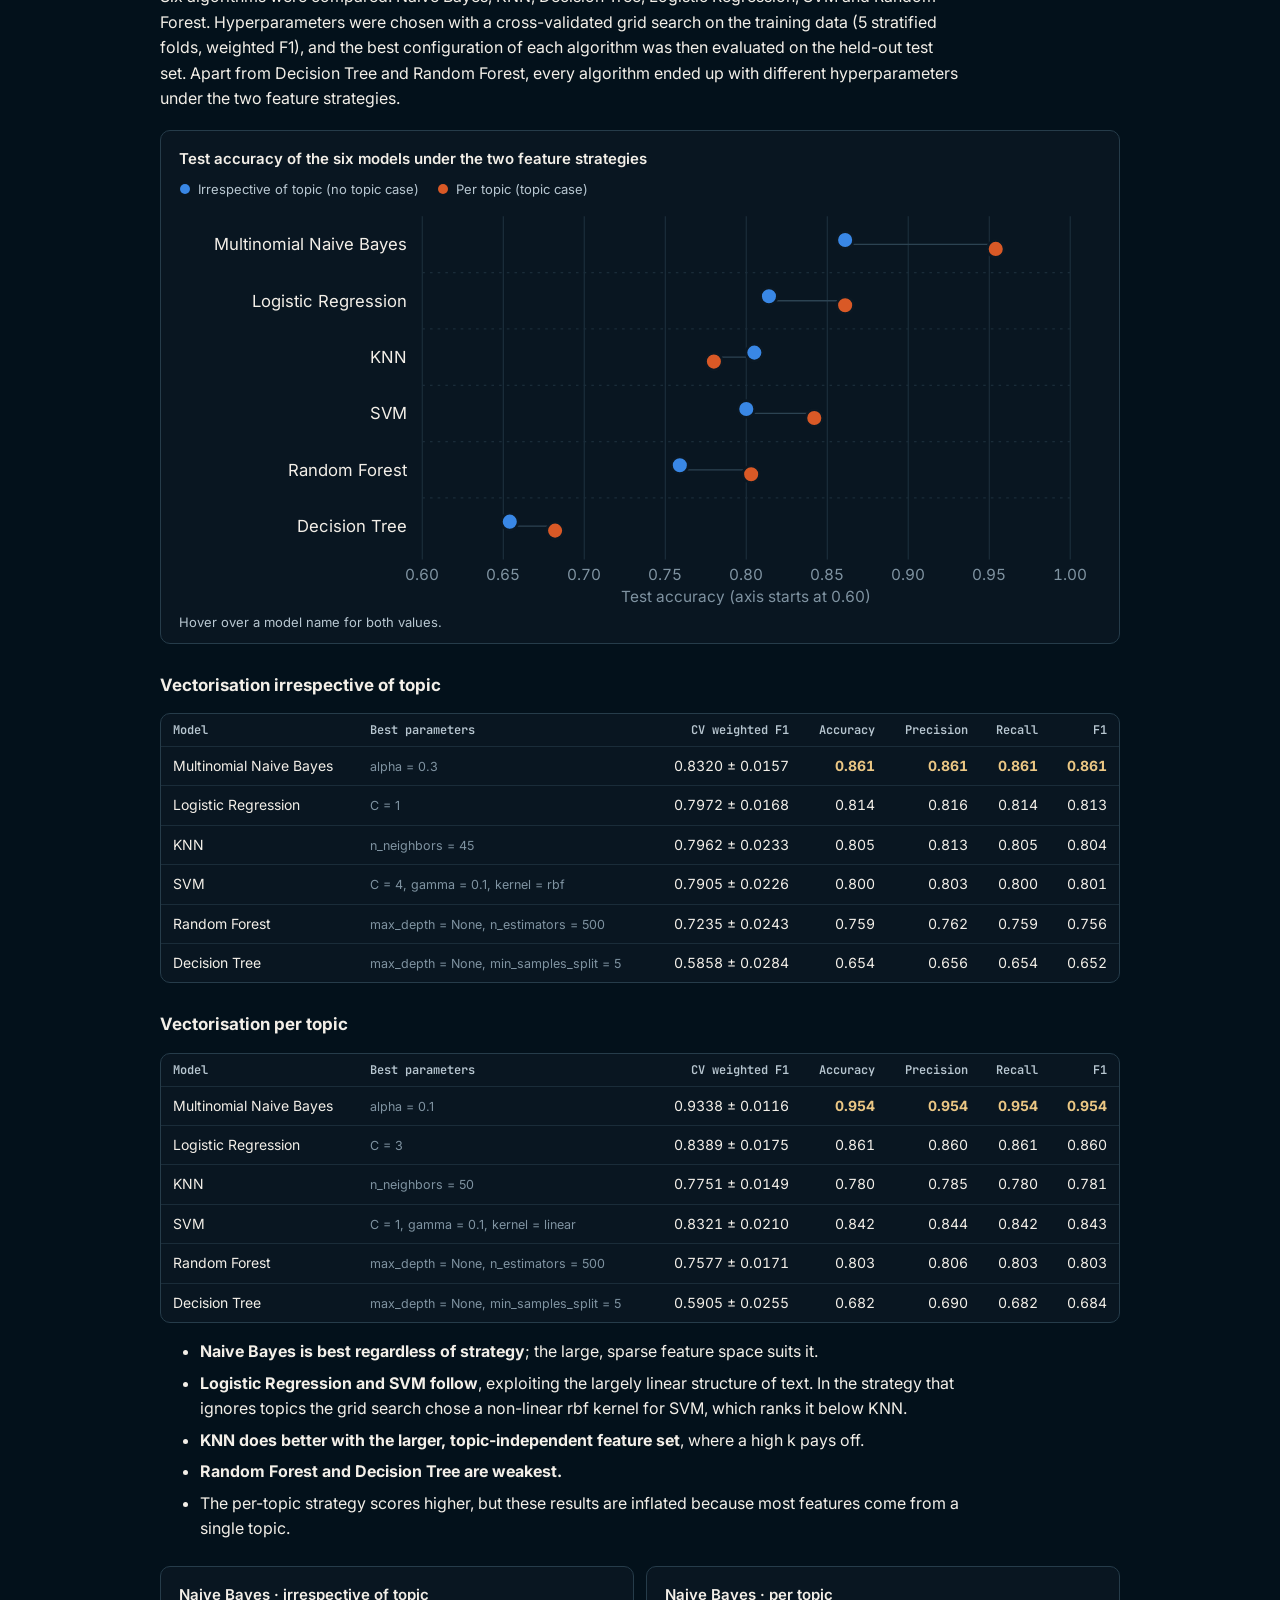
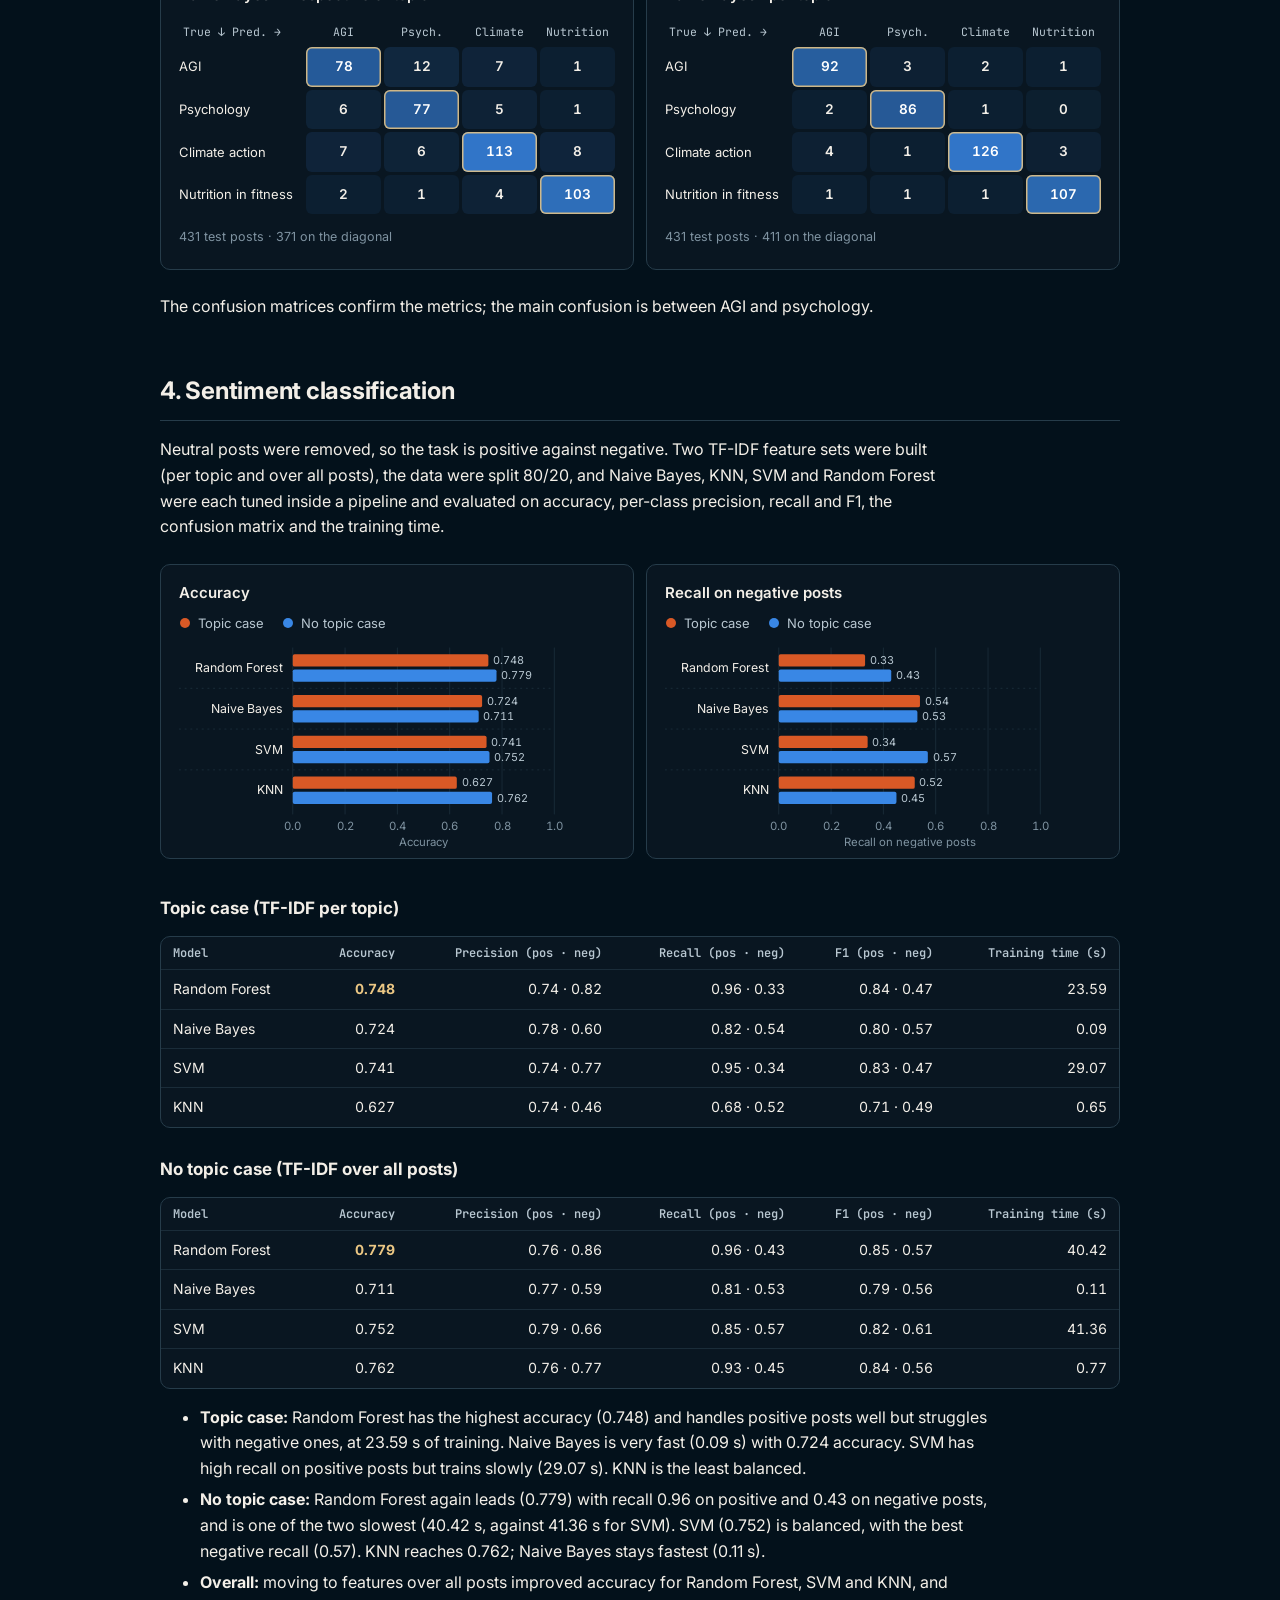
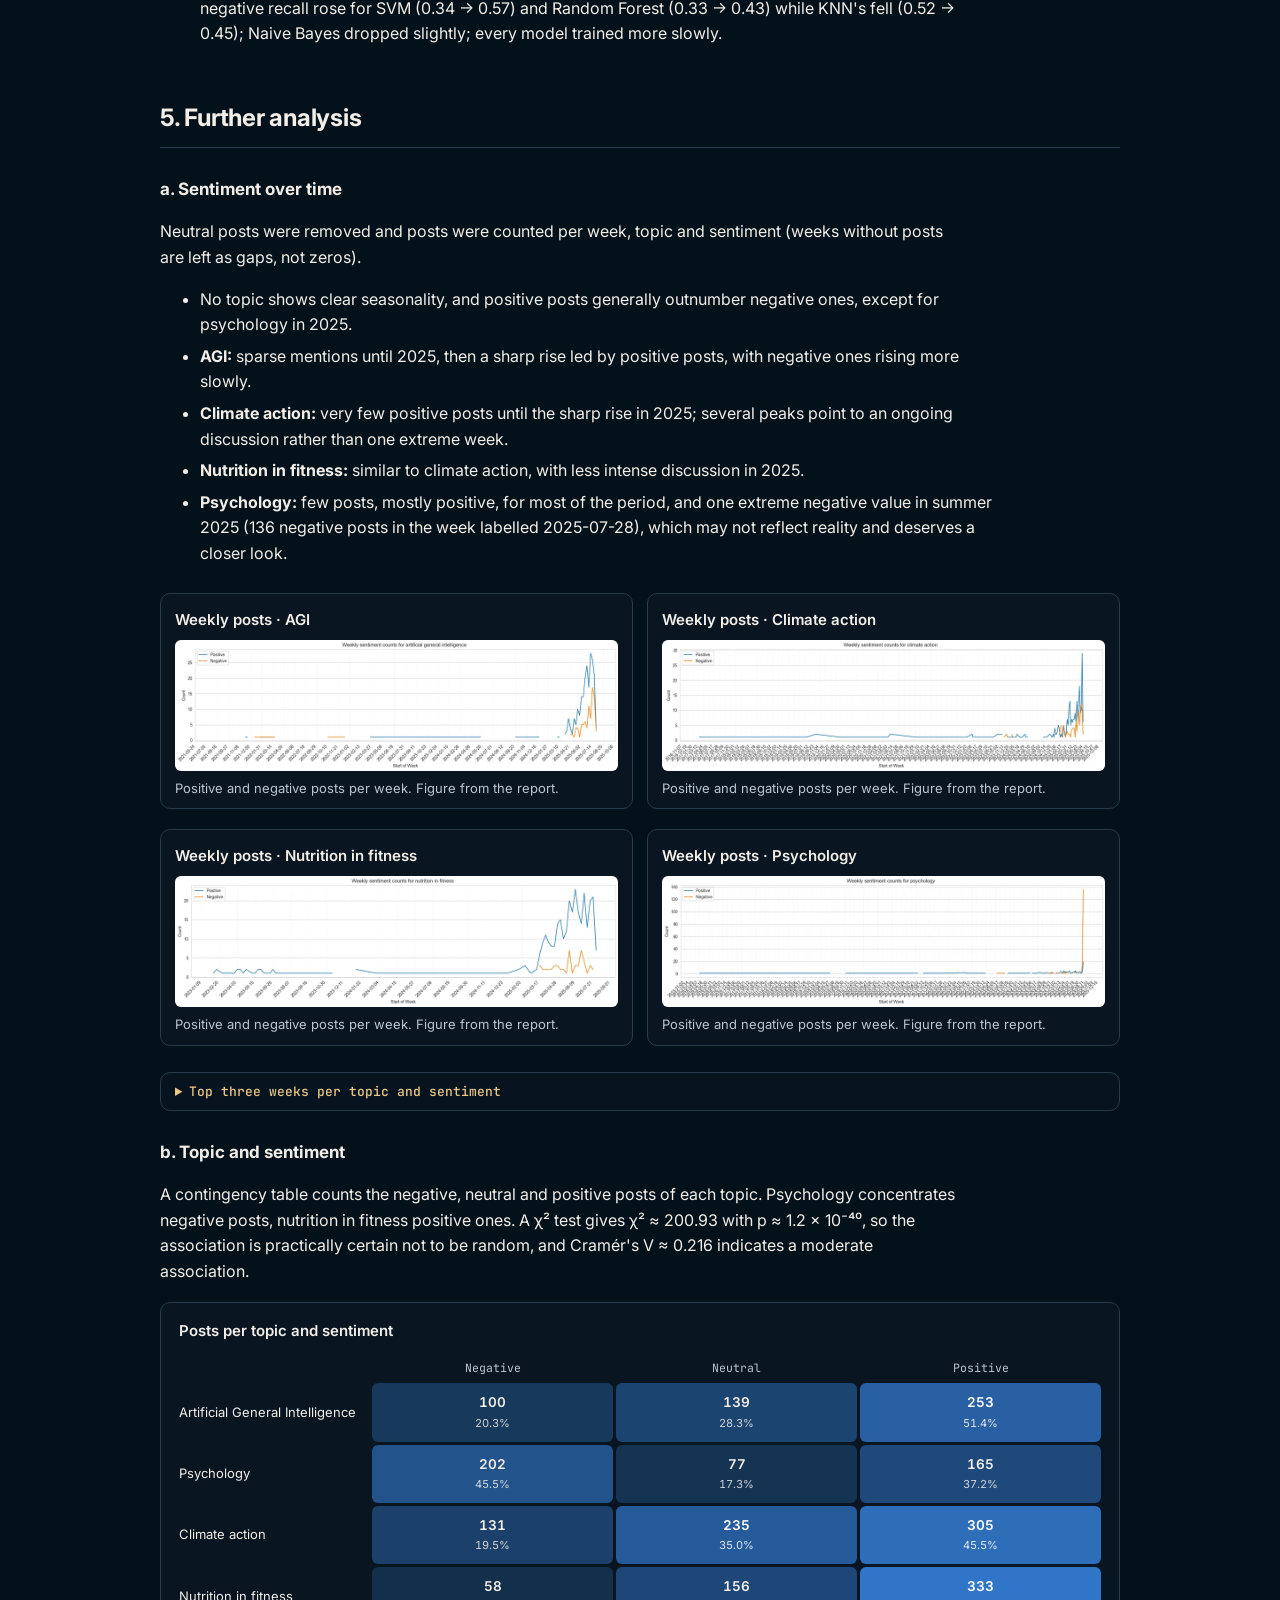
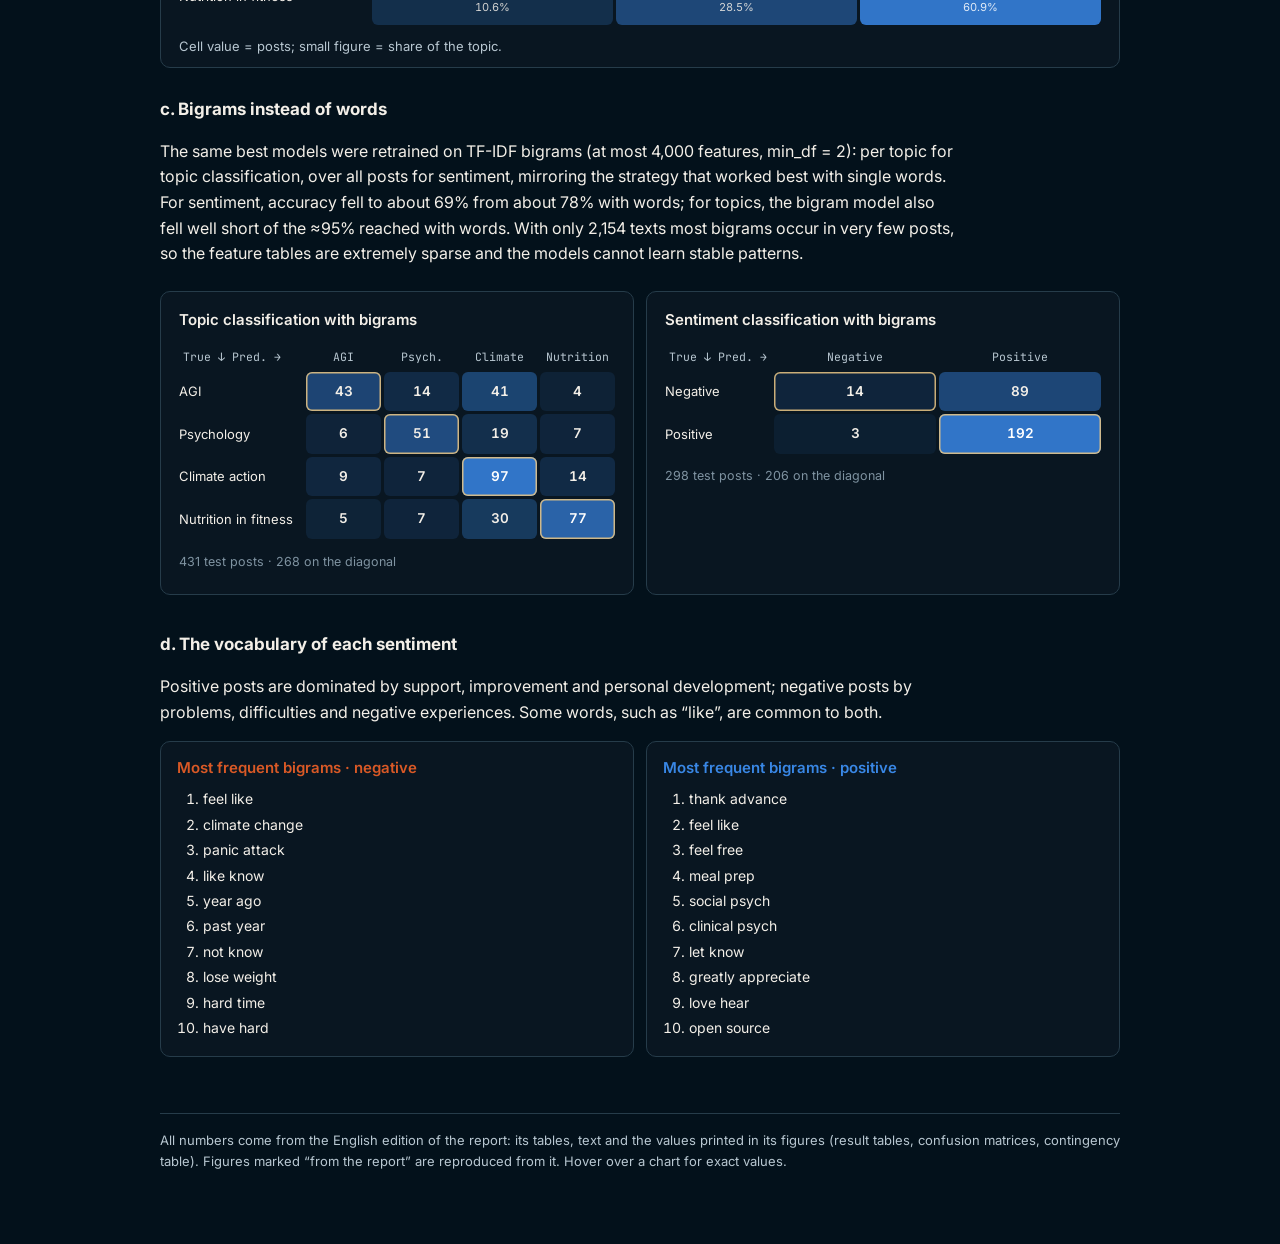
<file: reddit-report.html>
<!DOCTYPE html>
<html lang="en"><head><meta charset="utf-8">
<meta name="viewport" content="width=device-width, initial-scale=1">
<title>Reddit topic and sentiment analysis · report · C. Lazaridis Patsalias</title>
<meta name="description" content="Results report: topic and sentiment classification of Reddit posts with TF-IDF features, temporal analysis, a chi-square test and bigram experiments.">
<meta name="theme-color" content="#03101a">
<link rel="preconnect" href="https://fonts.googleapis.com"><link rel="preconnect" href="https://fonts.gstatic.com" crossorigin><link href="https://fonts.googleapis.com/css2?family=Inter:wght@400;500;600;700&family=JetBrains+Mono:wght@400;500;600&display=swap" rel="stylesheet">
<style>
:root{color-scheme:dark;
--bg:#03111b;--card:#0b1823;--wash:#13232f;--ink:#f3efe8;--ink2:#b8c7d1;--muted:#7f93a1;
--grid:#1a2c39;--axis:#2c4352;--border:#263c4a;--gold:#ebc784;--link:#90cde0;
--t:#3987e5;--m:#c98500;--li:#d95926;--na:#9085e9;--ad:#199e70;--sel:#16314a;
--sans:Inter,system-ui,-apple-system,"Segoe UI",sans-serif;--mono:"JetBrains Mono",ui-monospace,Consolas,monospace}
*{box-sizing:border-box}
html{scroll-behavior:smooth;scroll-padding-top:5rem}
body{margin:0;background:var(--bg);color:var(--ink);font:16px/1.6 var(--sans);-webkit-font-smoothing:antialiased}
.site-art{position:fixed;inset:0;z-index:-1;overflow:hidden;pointer-events:none;background:var(--bg)}
.site-art::before{content:"";position:absolute;inset:0;background:url("https://clazaridis.com/assets/personal-site-bg-Du2AYjH2.webp") center top/cover no-repeat;opacity:.65}
.site-art::after{content:"";position:absolute;inset:0;width:min(100%,75rem);margin-inline:auto;
background:linear-gradient(90deg,transparent,rgba(3,17,27,.94) 9%,rgba(3,17,27,.96) 50%,rgba(3,17,27,.94) 91%,transparent)}
@media (max-width:639px){.site-art::after{background:rgba(3,17,27,.92)}}
a{color:var(--link);text-underline-offset:2px}
code{font:13px/1.4 var(--mono);background:var(--wash);padding:1px 5px;border-radius:4px;color:var(--ink)}
.topbar{position:sticky;top:0;z-index:20;background:rgba(3,17,27,.82);backdrop-filter:blur(10px);-webkit-backdrop-filter:blur(10px);border-bottom:1px solid rgba(38,60,74,.6)}
.topbar .in{display:flex;align-items:center;justify-content:space-between;gap:16px;height:56px;padding:0 20px;margin:0 auto}
.brand{font:500 14px var(--mono);color:var(--ink);text-decoration:none;letter-spacing:-.01em}
.brand span{color:var(--gold)}
.toplinks{display:flex;gap:18px;font:13px var(--mono)}
.toplinks a{color:var(--ink2);text-decoration:none}.toplinks a:hover,.toplinks a[aria-current]{color:var(--gold)}
.eyebrow{font:500 13px/1.5 var(--mono);color:var(--gold);letter-spacing:.01em;margin:0 0 10px}
.legend{display:flex;flex-wrap:wrap;gap:4px 18px;font-size:13px;color:var(--ink2);margin:0 0 6px}
.legend .k{display:inline-flex;align-items:center;gap:7px;white-space:nowrap;flex:none}
.legend svg{display:inline-block;vertical-align:middle}
svg text{font-family:var(--sans);font-size:12.5px;fill:var(--ink2)}
svg .rowlab{fill:var(--ink);font-size:13px}
svg .tick{fill:var(--muted);font-variant-numeric:tabular-nums;font-size:12px}
svg .val{fill:var(--ink2);font-variant-numeric:tabular-nums}
svg .grid{stroke:var(--grid);stroke-width:1}
svg .axis{stroke:var(--axis);stroke-width:1}
svg .ref{stroke:var(--muted);stroke-width:1;stroke-dasharray:4 4}
svg .reflab{fill:var(--muted);font-size:11.5px}
svg .ln{fill:none;stroke-width:2;stroke-linejoin:round;stroke-linecap:round}
svg .hit{fill:transparent}
svg .hit:hover{fill:#fff;fill-opacity:.04}
#tip{position:fixed;z-index:50;pointer-events:none;background:var(--ink);color:#0b1823;font:12.5px/1.45 var(--sans);
padding:7px 10px;border-radius:6px;max-width:330px;display:none;white-space:pre-line;box-shadow:0 6px 24px rgba(0,0,0,.35)}
.num{text-align:right;font-variant-numeric:tabular-nums;white-space:nowrap}
.note{font-size:14px;color:var(--ink2);border-left:3px solid var(--gold);padding:2px 0 2px 12px;margin:14px 0}

.wrap{max-width:1000px;margin:0 auto;padding:36px 20px 72px}
header.hero h1{font-size:34px;line-height:1.18;margin:0 0 12px;font-weight:700;letter-spacing:-.02em;text-wrap:balance}
header.hero .sub{margin:0 0 6px;color:var(--ink2);font-size:17px}
header.hero .meta{margin:0;color:var(--ink2);font-size:14px}
header.hero .actions{display:flex;flex-wrap:wrap;gap:10px;margin-top:18px}
.btn{display:inline-flex;align-items:center;gap:8px;font:500 13px var(--mono);padding:9px 14px;border-radius:8px;text-decoration:none;border:1px solid var(--border);color:var(--ink);background:rgba(11,24,35,.7)}
.btn.primary{background:var(--gold);color:#03111b;border-color:var(--gold)}
nav.toc{margin:26px 0 8px;padding:12px 16px;background:rgba(11,24,35,.82);border:1px solid var(--border);border-radius:10px;font:13px var(--mono)}
nav.toc a{display:inline-block;margin:3px 16px 3px 0;text-decoration:none;color:var(--ink2)}nav.toc a:hover{color:var(--gold)}
section{margin-top:52px}
h2{font-size:24px;letter-spacing:-.01em;margin:0 0 14px;padding-bottom:10px;border-bottom:1px solid var(--border)}
h3{font-size:17px;margin:28px 0 8px}
h4{font-size:15px;margin:0 0 8px;font-weight:600}
p,li{max-width:80ch}
ul li{margin-bottom:6px}
.tiles{display:grid;grid-template-columns:repeat(auto-fit,minmax(210px,1fr));gap:12px;margin:22px 0}
.tile{background:rgba(11,24,35,.9);border:1px solid var(--border);border-radius:10px;padding:14px 16px}
.tl{font:12px/1.4 var(--mono);color:var(--gold);text-transform:none}
.tv{font-size:26px;font-weight:700;line-height:1.3;margin-top:4px}
.ts{font-size:13px;color:var(--ink2);line-height:1.45}
.tw{overflow-x:auto;margin:14px 0 6px;background:rgba(11,24,35,.9);border:1px solid var(--border);border-radius:10px}
table{border-collapse:collapse;width:100%;font-size:14px}
th,td{padding:8px 12px;text-align:left;border-bottom:1px solid var(--grid);vertical-align:top}
tbody tr:last-child td{border-bottom:0}
tbody tr:hover td{background:rgba(255,255,255,.025)}
th{font:600 12px var(--mono);color:var(--ink2);white-space:nowrap}
td.hc{color:var(--ink);font-weight:600}
.cap{font-size:13px;color:var(--ink2);margin:6px 2px 0;max-width:none}
figure.chart{margin:18px 0;background:rgba(11,24,35,.9);border:1px solid var(--border);border-radius:10px;padding:16px 18px 10px}
figure.chart h4{font-size:15px}
figure.chart{overflow-x:auto}
figure.chart svg.ch{display:block;width:100%;height:auto;min-width:600px}
figure.chart.wide svg.ch{max-width:820px;margin:0 auto}
.g2{display:grid;grid-template-columns:1fr;gap:0 16px}
.two{display:grid;grid-template-columns:repeat(auto-fit,minmax(280px,1fr));gap:12px;margin:16px 0}
.box{background:rgba(11,24,35,.9);border:1px solid var(--border);border-radius:10px;padding:14px 16px}
.box p{margin:0;font-size:15px;color:var(--ink2)}
details{margin:16px 0;background:rgba(11,24,35,.6);border:1px solid var(--border);border-radius:10px;padding:10px 14px}
details summary{cursor:pointer;font:500 13px var(--mono);color:var(--gold)}
details[open] summary{margin-bottom:6px}
footer{margin-top:56px;padding-top:16px;border-top:1px solid var(--border);font-size:13px;color:var(--ink2)}
@media (max-width:640px){header.hero h1{font-size:27px}.tv{font-size:24px}section{margin-top:40px}}

:root{--c1:#3987e5;--c2:#d95926;--c3:#199e70;--c4:#c98500;--c5:#9085e9;--pos:#3987e5;--neg:#d95926}
svg .rowlab.small{font-size:12px}
svg text.strong{font-weight:700;fill:var(--ink)}
svg .val.small{font-size:11.5px}
svg .val.inbar{fill:#fff;font-weight:600}
svg .ptlab{fill:var(--ink);font-size:12.5px}
.heat{display:grid;gap:3px;font-size:13px;margin:8px 0 4px;min-width:0}
.heat .hh{color:var(--ink2);text-align:center;padding:2px 4px 4px;font:11.5px var(--mono);align-self:end;line-height:1.3}
.heat .hh.corner{text-align:left}
.heat .hl{color:var(--ink);padding:0 10px 0 0;font-size:13px;align-self:center;line-height:1.3}
.heat .hc{border-radius:6px;padding:9px 4px;text-align:center;font-variant-numeric:tabular-nums;font-weight:600;color:var(--ink);font-size:13.5px;cursor:default}
.heat .hc.diag{box-shadow:inset 0 0 0 1.5px rgba(235,199,132,.85)}
.heat .hs{display:block;font-size:11px;font-weight:400;opacity:.85;margin-top:1px}
.heat.compact .hc{padding:6px 3px;font-size:12.5px}
.heatwrap{overflow-x:auto}
.heatwrap .heat{min-width:420px}
figure.img{margin:18px 0;background:rgba(11,24,35,.9);border:1px solid var(--border);border-radius:10px;padding:14px 14px 10px}
figure.img h4{font-size:15px;margin:0 0 8px}
figure.img img{display:block;width:auto;height:auto;max-width:100%;max-height:540px;background:#fff;border-radius:6px;margin:0 auto}
figure.img.narrow img{max-width:min(100%,560px)}
figure.img.mid img{max-width:min(100%,760px)}
figure.img.small img{max-width:min(100%,520px)}
figure.img figcaption,figure.chart figcaption{font-size:13px;color:var(--ink2);margin-top:8px;line-height:1.5}
.steps{display:grid;grid-template-columns:repeat(auto-fit,minmax(160px,1fr));gap:10px;margin:16px 0;counter-reset:st}
.step{background:rgba(11,24,35,.9);border:1px solid var(--border);border-radius:10px;padding:12px 14px;position:relative}
.step .n{font:600 12px var(--mono);color:var(--gold)}
.step h4{font-size:14.5px;margin:4px 0 6px}
.step p{font-size:13.5px;color:var(--ink2);margin:0;line-height:1.5}
.pillrow{display:flex;flex-wrap:wrap;gap:6px;margin:8px 0}
.pill{font:12.5px var(--mono);padding:3px 9px;border:1px solid var(--border);border-radius:999px;color:var(--ink2);background:rgba(11,24,35,.8)}
.pill.hl{border-color:var(--gold);color:var(--gold)}
ol.rank{margin:6px 0 0;padding-left:26px;columns:2;column-gap:28px;font-size:14px}
ol.rank li{margin-bottom:3px;break-inside:avoid}
ol.rank li.top{color:var(--gold);font-weight:600}
blockquote.txt{margin:8px 0;padding:10px 14px;border-left:3px solid var(--border);background:rgba(19,35,47,.7);border-radius:0 8px 8px 0;font-size:14px;color:var(--ink2);white-space:pre-line}
blockquote.txt b{color:var(--ink)}
.chip.tiny{font-size:12px;padding:3px 9px}
.mini{font-size:12.5px;color:var(--muted)}
b.best{color:var(--gold)}
.two .tblock .tw{margin-top:0}
@media (min-width:700px){.two figure.chart svg.ch,.g2x figure.chart svg.ch{min-width:0}}
.two figure.chart{margin:8px 0}
.box ol.rank{columns:1}
.figgrid{display:grid;grid-template-columns:repeat(auto-fit,minmax(min(100%,420px),1fr));gap:0 14px}.figgrid figure.img{margin:10px 0}
@media print{:root{color-scheme:light;--bg:#fff;--card:#fff;--wash:#f3f3f3;--ink:#111;--ink2:#333;--muted:#666;--grid:#ddd;--axis:#bbb;--border:#ccc;--gold:#7a5410;--link:#14507a}
.site-art,.topbar,nav.toc,.bar,#tip{display:none!important}body{background:#fff}}
</style></head>
<body>
<div class="site-art" aria-hidden="true"></div>
<div class="topbar"><div class="in" style="max-width:1000px"><a class="brand" href="https://clazaridis.com">c.lazaridis<span>.research</span></a>
<div class="toplinks"><a href="https://clazaridis.com">Home</a><a href="reddit-report.html" aria-current="page">Report</a><a href="reddit-dashboard.html">Dashboard</a></div></div></div>
<div class="wrap">
<header class="hero">
<p class="eyebrow">MSc AI coursework · results report</p>
<h1>Machine Learning on Social Media Posts</h1>
<p class="sub">Topic and sentiment analysis of Reddit posts</p>
<p class="meta">Charalampos Lazaridis Patsalias (group lead) · MSc Artificial Intelligence · Module: Machine Learning and Python (AI 104) · Group project, grade 88/100</p>
<div class="actions"><a class="btn primary" href="reddit-dashboard.html">Open the interactive dashboard →</a><a class="btn" href="https://clazaridis.com">clazaridis.com</a></div>
</header>
<nav class="toc" aria-label="Sections"><a href="#summary">Summary</a><a href="#data">1. Data</a><a href="#words">2. Important words</a><a href="#topic">3. Topic classification</a><a href="#sentiment">4. Sentiment</a><a href="#further">5. Further analysis</a></nav>

<section id="summary">
<h2>Summary</h2>
<p>Reddit posts on four current topics were collected, labelled for sentiment by fellow students, cleaned with spaCy and turned into
TF-IDF features. On top of them the project builds topic classifiers and positive/negative sentiment classifiers, and then looks at
sentiment over time, the association between topic and sentiment, bigram features and the vocabulary of each sentiment.</p>
<p class="mini">Group project of four students. My role: group lead; I assigned the tasks and composed the final report. Grade 88/100.</p>
<div class="tiles"><div class="tile"><div class="tl">Posts analysed</div><div class="tv">2,154</div><div class="ts">Climate action 671 · nutrition in fitness 547 · AGI 492 · psychology 444</div></div><div class="tile"><div class="tl">Best topic accuracy</div><div class="tv">0.954</div><div class="ts">Multinomial Naive Bayes, TF-IDF per topic (0.861 when topics are ignored)</div></div><div class="tile"><div class="tl">Best sentiment accuracy</div><div class="tv">0.779</div><div class="ts">Random Forest, TF-IDF over all posts, but recall on negative posts only 0.43</div></div><div class="tile"><div class="tl">Topic × sentiment</div><div class="tv">V ≈ 0.216</div><div class="ts">χ² ≈ 200.93, p ≈ 1.2 × 10⁻⁴⁰: a moderate, clearly non-random association</div></div></div>
<h3>Main findings</h3>
<ul>
 <li><b>Naive Bayes is the best topic classifier</b> under both feature strategies; logistic regression and SVM follow, Random Forest and
     Decision Tree trail.</li>
 <li><b>Per-topic features score higher, but are inflated:</b> most of their features come from a single topic, which hands the models an
     advantage in recognising it.</li>
 <li><b>Negative posts are the hard class.</b> Every sentiment model has higher recall on positive than on negative posts; Random Forest
     reaches the highest accuracy yet finds only 33–43% of the negative posts.</li>
 <li><b>Topic and sentiment are linked:</b> psychology concentrates negative posts, nutrition in fitness positive ones.</li>
 <li><b>Bigrams did worse than single words</b> on this small corpus (sentiment accuracy about 69% against about 78%), because the bigram
     features are very sparse.</li>
</ul>
</section>
<section id="data">
<h2>1. Data, annotation and cleaning</h2>
<p>Posts were downloaded with the Reddit API through the PRAW library: up to 1,000 recent posts per subreddit, keeping the title, the body,
the creation date and the number of comments. Four topics were kept (Climate Action, Artificial General Intelligence, Nutrition in Fitness
and Psychology) and a share of their posts went to labelling.</p>
<figure class="chart "><h4>Posts per topic in the final dataset</h4><svg class="ch" viewBox="0 0 720 168" role="img" aria-label="Posts per topic"><line class="grid" x1="210.0" y1="8" x2="210.0" y2="132"/><text class="tick" x="210.0" y="148" text-anchor="middle">0</text><line class="grid" x1="272.9" y1="8" x2="272.9" y2="132"/><text class="tick" x="272.9" y="148" text-anchor="middle">100</text><line class="grid" x1="335.7" y1="8" x2="335.7" y2="132"/><text class="tick" x="335.7" y="148" text-anchor="middle">200</text><line class="grid" x1="398.6" y1="8" x2="398.6" y2="132"/><text class="tick" x="398.6" y="148" text-anchor="middle">300</text><line class="grid" x1="461.4" y1="8" x2="461.4" y2="132"/><text class="tick" x="461.4" y="148" text-anchor="middle">400</text><line class="grid" x1="524.3" y1="8" x2="524.3" y2="132"/><text class="tick" x="524.3" y="148" text-anchor="middle">500</text><line class="grid" x1="587.1" y1="8" x2="587.1" y2="132"/><text class="tick" x="587.1" y="148" text-anchor="middle">600</text><line class="grid" x1="650.0" y1="8" x2="650.0" y2="132"/><text class="tick" x="650.0" y="148" text-anchor="middle">700</text><text class="tick" x="430" y="165" text-anchor="middle">Posts after sampling</text><text class="rowlab" x="200" y="27.5" text-anchor="end">Climate action</text><rect x="210.0" y="14.0" width="421.8" height="18" rx="3" fill="var(--c3)"/><text class="val" x="637.8" y="27.5" text-anchor="start">671</text><rect class="hit" x="0" y="8" width="720" height="30" data-tip="Climate action
671 posts"/><text class="rowlab" x="200" y="57.5" text-anchor="end">Nutrition in fitness</text><rect x="210.0" y="44.0" width="343.8" height="18" rx="3" fill="var(--c3)"/><text class="val" x="559.8" y="57.5" text-anchor="start">547</text><rect class="hit" x="0" y="38" width="720" height="30" data-tip="Nutrition in fitness
547 posts"/><text class="rowlab" x="200" y="87.5" text-anchor="end">Artificial General Intelligence</text><rect x="210.0" y="74.0" width="309.3" height="18" rx="3" fill="var(--c3)"/><text class="val" x="525.3" y="87.5" text-anchor="start">492</text><rect class="hit" x="0" y="68" width="720" height="30" data-tip="Artificial General Intelligence
492 posts"/><text class="rowlab" x="200" y="117.5" text-anchor="end">Psychology</text><rect x="210.0" y="104.0" width="279.1" height="18" rx="3" fill="var(--c3)"/><text class="val" x="495.1" y="117.5" text-anchor="start">444</text><rect class="hit" x="0" y="98" width="720" height="30" data-tip="Psychology
444 posts"/></svg></figure>
<div class="two">
 <div class="box"><h4>Annotation</h4><p>The posts were given to two teams of fellow students for sentiment labelling. From the three resulting
 sentiment columns, the final sentiment is the label that appears twice; if all three differ, the post is Neutral.</p></div>
 <div class="box"><h4>Cleaning (spaCy, en_core_web_lg)</h4><p>Remove URLs, hashtags and mentions; tokenise; drop stopwords, punctuation and
 whitespace; lemmatise and lowercase; drop tokens of length ≤ 2, tokens with digits or non-alphanumeric characters, and a small blacklist
 (“vs”, “etc”, “e.g”, “i.e”).</p></div>
</div>
</section>
<section id="words">
<h2>2. Important words per topic</h2>
<p>TF-IDF weighs each word by how often it appears in a post and down-weights words that are common across all posts. The highest-scoring
words per topic show what separates the topics: “like” matters everywhere, while words such as “feel” are important only for specific topics.</p>
<div class="two"><div class="box"><h4>Artificial General Intelligence</h4><div class="pillrow"><span class="pill hl">1. like</span><span class="pill">2. model</span><span class="pill">3. work</span><span class="pill">4. know</span><span class="pill">5. think</span></div></div><div class="box"><h4>Psychology</h4><div class="pillrow"><span class="pill hl">1. feel</span><span class="pill">2. like</span><span class="pill">3. want</span><span class="pill">4. know</span><span class="pill">5. people</span></div></div><div class="box"><h4>Climate action</h4><div class="pillrow"><span class="pill hl">1. like</span><span class="pill">2. know</span><span class="pill">3. use</span><span class="pill">4. look</span><span class="pill">5. climate</span></div></div><div class="box"><h4>Nutrition in fitness</h4><div class="pillrow"><span class="pill hl">1. like</span><span class="pill">2. protein</span><span class="pill">3. good</span><span class="pill">4. week</span><span class="pill">5. eat</span></div></div></div>
<p>In the feature table, a post's score for a vocabulary word is the word's count in the post divided by the post's length, which keeps
the numeric information instead of binning it into categories. Two strategies produce two feature sets: TF-IDF over all posts
(<b>3,127</b> features) and TF-IDF per topic, merged afterwards (<b>2,283</b> features), because
min_df and max_df act differently on the whole corpus than on each topic.</p>
<figure class="img mid"><h4>Top five words per topic (TF-IDF score)</h4><img src="[data-uri]" alt="Top five words per topic (TF-IDF score)"><figcaption>Figure from the report.</figcaption></figure>
</section>
<section id="topic">
<h2>3. Topic classification</h2>
<p>Six algorithms were compared: Naive Bayes, KNN, Decision Tree, Logistic Regression, SVM and Random Forest. Hyperparameters were chosen with a
cross-validated grid search on the training data (5 stratified folds, weighted F1), and the best configuration of each algorithm was then
evaluated on the held-out test set. Apart from Decision Tree and Random Forest, every algorithm ended up with different hyperparameters under the
two feature strategies.</p>
<figure class="chart "><h4>Test accuracy of the six models under the two feature strategies</h4><div class="legend"><span class="k"><svg width="12" height="12" aria-hidden="true"><circle cx="6" cy="6" r="5" fill="var(--c1)"/></svg>Irrespective of topic (no topic case)</span><span class="k"><svg width="12" height="12" aria-hidden="true"><circle cx="6" cy="6" r="5" fill="var(--c2)"/></svg>Per topic (topic case)</span></div><svg class="ch" viewBox="0 0 720 312" role="img" aria-label="Topic classification accuracy by model and feature strategy"><line class="grid" x1="190.0" y1="8" x2="190.0" y2="276"/><text class="tick" x="190.0" y="292" text-anchor="middle">0.60</text><line class="grid" x1="253.3" y1="8" x2="253.3" y2="276"/><text class="tick" x="253.3" y="292" text-anchor="middle">0.65</text><line class="grid" x1="316.5" y1="8" x2="316.5" y2="276"/><text class="tick" x="316.5" y="292" text-anchor="middle">0.70</text><line class="grid" x1="379.8" y1="8" x2="379.8" y2="276"/><text class="tick" x="379.8" y="292" text-anchor="middle">0.75</text><line class="grid" x1="443.0" y1="8" x2="443.0" y2="276"/><text class="tick" x="443.0" y="292" text-anchor="middle">0.80</text><line class="grid" x1="506.3" y1="8" x2="506.3" y2="276"/><text class="tick" x="506.3" y="292" text-anchor="middle">0.85</text><line class="grid" x1="569.5" y1="8" x2="569.5" y2="276"/><text class="tick" x="569.5" y="292" text-anchor="middle">0.90</text><line class="grid" x1="632.8" y1="8" x2="632.8" y2="276"/><text class="tick" x="632.8" y="292" text-anchor="middle">0.95</text><line class="grid" x1="696.0" y1="8" x2="696.0" y2="276"/><text class="tick" x="696.0" y="292" text-anchor="middle">1.00</text><text class="tick" x="443" y="309" text-anchor="middle">Test accuracy (axis starts at 0.60)</text><text class="rowlab" x="178" y="34.5" text-anchor="end">Multinomial Naive Bayes</text><line class="axis" x1="520.165" y1="30" x2="637.81" y2="30" stroke-width="2"/><rect class="hit" x="0" y="8" width="190" height="44" data-tip="Multinomial Naive Bayes
Vectorisation irrespective of topic: 0.861
Vectorisation per topic: 0.954"/><circle cx="520.2" cy="26.5" r="6.5" fill="var(--c1)" stroke="var(--card)" stroke-width="2" data-tip="Multinomial Naive Bayes · Vectorisation irrespective of topic
0.861"/><circle cx="637.8" cy="33.5" r="6.5" fill="var(--c2)" stroke="var(--card)" stroke-width="2" data-tip="Multinomial Naive Bayes · Vectorisation per topic
0.954"/><line class="grid" x1="190" y1="52" x2="696" y2="52" stroke-dasharray="2 4"/><text class="rowlab" x="178" y="78.5" text-anchor="end">Logistic Regression</text><line class="axis" x1="460.71" y1="74" x2="520.165" y2="74" stroke-width="2"/><rect class="hit" x="0" y="52" width="190" height="44" data-tip="Logistic Regression
Vectorisation irrespective of topic: 0.814
Vectorisation per topic: 0.861"/><circle cx="460.7" cy="70.5" r="6.5" fill="var(--c1)" stroke="var(--card)" stroke-width="2" data-tip="Logistic Regression · Vectorisation irrespective of topic
0.814"/><circle cx="520.2" cy="77.5" r="6.5" fill="var(--c2)" stroke="var(--card)" stroke-width="2" data-tip="Logistic Regression · Vectorisation per topic
0.861"/><line class="grid" x1="190" y1="96" x2="696" y2="96" stroke-dasharray="2 4"/><text class="rowlab" x="178" y="122.5" text-anchor="end">KNN</text><line class="axis" x1="417.70000000000005" y1="118" x2="449.3250000000001" y2="118" stroke-width="2"/><rect class="hit" x="0" y="96" width="190" height="44" data-tip="KNN
Vectorisation irrespective of topic: 0.805
Vectorisation per topic: 0.780"/><circle cx="449.3" cy="114.5" r="6.5" fill="var(--c1)" stroke="var(--card)" stroke-width="2" data-tip="KNN · Vectorisation irrespective of topic
0.805"/><circle cx="417.7" cy="121.5" r="6.5" fill="var(--c2)" stroke="var(--card)" stroke-width="2" data-tip="KNN · Vectorisation per topic
0.780"/><line class="grid" x1="190" y1="140" x2="696" y2="140" stroke-dasharray="2 4"/><text class="rowlab" x="178" y="166.5" text-anchor="end">SVM</text><line class="axis" x1="443.00000000000006" y1="162" x2="496.13" y2="162" stroke-width="2"/><rect class="hit" x="0" y="140" width="190" height="44" data-tip="SVM
Vectorisation irrespective of topic: 0.800
Vectorisation per topic: 0.842"/><circle cx="443.0" cy="158.5" r="6.5" fill="var(--c1)" stroke="var(--card)" stroke-width="2" data-tip="SVM · Vectorisation irrespective of topic
0.800"/><circle cx="496.1" cy="165.5" r="6.5" fill="var(--c2)" stroke="var(--card)" stroke-width="2" data-tip="SVM · Vectorisation per topic
0.842"/><line class="grid" x1="190" y1="184" x2="696" y2="184" stroke-dasharray="2 4"/><text class="rowlab" x="178" y="210.5" text-anchor="end">Random Forest</text><line class="axis" x1="391.13500000000005" y1="206" x2="446.7950000000001" y2="206" stroke-width="2"/><rect class="hit" x="0" y="184" width="190" height="44" data-tip="Random Forest
Vectorisation irrespective of topic: 0.759
Vectorisation per topic: 0.803"/><circle cx="391.1" cy="202.5" r="6.5" fill="var(--c1)" stroke="var(--card)" stroke-width="2" data-tip="Random Forest · Vectorisation irrespective of topic
0.759"/><circle cx="446.8" cy="209.5" r="6.5" fill="var(--c2)" stroke="var(--card)" stroke-width="2" data-tip="Random Forest · Vectorisation per topic
0.803"/><line class="grid" x1="190" y1="228" x2="696" y2="228" stroke-dasharray="2 4"/><text class="rowlab" x="178" y="254.5" text-anchor="end">Decision Tree</text><line class="axis" x1="258.31000000000006" y1="250" x2="293.7300000000001" y2="250" stroke-width="2"/><rect class="hit" x="0" y="228" width="190" height="44" data-tip="Decision Tree
Vectorisation irrespective of topic: 0.654
Vectorisation per topic: 0.682"/><circle cx="258.3" cy="246.5" r="6.5" fill="var(--c1)" stroke="var(--card)" stroke-width="2" data-tip="Decision Tree · Vectorisation irrespective of topic
0.654"/><circle cx="293.7" cy="253.5" r="6.5" fill="var(--c2)" stroke="var(--card)" stroke-width="2" data-tip="Decision Tree · Vectorisation per topic
0.682"/></svg><figcaption>Hover over a model name for both values.</figcaption></figure>
<h3>Vectorisation irrespective of topic</h3><div class="tblock"><div class="tw"><table><thead><tr><th>Model</th><th>Best parameters</th><th class="num">CV weighted F1</th><th class="num">Accuracy</th><th class="num">Precision</th><th class="num">Recall</th><th class="num">F1</th></tr></thead><tbody><tr><td>Multinomial Naive Bayes</td><td><span class="mini">alpha = 0.3</span></td><td class="num">0.8320 ± 0.0157</td><td class="num"><b class="best">0.861</b></td><td class="num"><b class="best">0.861</b></td><td class="num"><b class="best">0.861</b></td><td class="num"><b class="best">0.861</b></td></tr><tr><td>Logistic Regression</td><td><span class="mini">C = 1</span></td><td class="num">0.7972 ± 0.0168</td><td class="num">0.814</td><td class="num">0.816</td><td class="num">0.814</td><td class="num">0.813</td></tr><tr><td>KNN</td><td><span class="mini">n_neighbors = 45</span></td><td class="num">0.7962 ± 0.0233</td><td class="num">0.805</td><td class="num">0.813</td><td class="num">0.805</td><td class="num">0.804</td></tr><tr><td>SVM</td><td><span class="mini">C = 4, gamma = 0.1, kernel = rbf</span></td><td class="num">0.7905 ± 0.0226</td><td class="num">0.800</td><td class="num">0.803</td><td class="num">0.800</td><td class="num">0.801</td></tr><tr><td>Random Forest</td><td><span class="mini">max_depth = None, n_estimators = 500</span></td><td class="num">0.7235 ± 0.0243</td><td class="num">0.759</td><td class="num">0.762</td><td class="num">0.759</td><td class="num">0.756</td></tr><tr><td>Decision Tree</td><td><span class="mini">max_depth = None, min_samples_split = 5</span></td><td class="num">0.5858 ± 0.0284</td><td class="num">0.654</td><td class="num">0.656</td><td class="num">0.654</td><td class="num">0.652</td></tr></tbody></table></div></div>
<h3>Vectorisation per topic</h3><div class="tblock"><div class="tw"><table><thead><tr><th>Model</th><th>Best parameters</th><th class="num">CV weighted F1</th><th class="num">Accuracy</th><th class="num">Precision</th><th class="num">Recall</th><th class="num">F1</th></tr></thead><tbody><tr><td>Multinomial Naive Bayes</td><td><span class="mini">alpha = 0.1</span></td><td class="num">0.9338 ± 0.0116</td><td class="num"><b class="best">0.954</b></td><td class="num"><b class="best">0.954</b></td><td class="num"><b class="best">0.954</b></td><td class="num"><b class="best">0.954</b></td></tr><tr><td>Logistic Regression</td><td><span class="mini">C = 3</span></td><td class="num">0.8389 ± 0.0175</td><td class="num">0.861</td><td class="num">0.860</td><td class="num">0.861</td><td class="num">0.860</td></tr><tr><td>KNN</td><td><span class="mini">n_neighbors = 50</span></td><td class="num">0.7751 ± 0.0149</td><td class="num">0.780</td><td class="num">0.785</td><td class="num">0.780</td><td class="num">0.781</td></tr><tr><td>SVM</td><td><span class="mini">C = 1, gamma = 0.1, kernel = linear</span></td><td class="num">0.8321 ± 0.0210</td><td class="num">0.842</td><td class="num">0.844</td><td class="num">0.842</td><td class="num">0.843</td></tr><tr><td>Random Forest</td><td><span class="mini">max_depth = None, n_estimators = 500</span></td><td class="num">0.7577 ± 0.0171</td><td class="num">0.803</td><td class="num">0.806</td><td class="num">0.803</td><td class="num">0.803</td></tr><tr><td>Decision Tree</td><td><span class="mini">max_depth = None, min_samples_split = 5</span></td><td class="num">0.5905 ± 0.0255</td><td class="num">0.682</td><td class="num">0.690</td><td class="num">0.682</td><td class="num">0.684</td></tr></tbody></table></div></div>
<ul>
 <li><b>Naive Bayes is best regardless of strategy</b>; the large, sparse feature space suits it.</li>
 <li><b>Logistic Regression and SVM follow</b>, exploiting the largely linear structure of text. In the strategy that ignores topics the grid
     search chose a non-linear rbf kernel for SVM, which ranks it below KNN.</li>
 <li><b>KNN does better with the larger, topic-independent feature set</b>, where a high k pays off.</li>
 <li><b>Random Forest and Decision Tree are weakest.</b></li>
 <li>The per-topic strategy scores higher, but these results are inflated because most features come from a single topic.</li>
</ul>
<div class="two">
<figure class="chart "><h4>Naive Bayes · irrespective of topic</h4><div class="heatwrap"><div class="heat" style="grid-template-columns:minmax(118px,auto) repeat(4,minmax(52px,1fr))"><div class="hh corner">True ↓ Pred. →</div><div class="hh">AGI</div><div class="hh">Psych.</div><div class="hh">Climate</div><div class="hh">Nutrition</div><div class="hl">AGI</div><div class="hc diag" style="background:rgba(57,135,229,0.61);color:#fff" data-tip="True: AGI
Predicted: AGI
78 posts (79.6% of the true class)">78</div><div class="hc" style="background:rgba(57,135,229,0.15);" data-tip="True: AGI
Predicted: Psychology
12 posts (12.2% of the true class)">12</div><div class="hc" style="background:rgba(57,135,229,0.12);" data-tip="True: AGI
Predicted: Climate action
7 posts (7.1% of the true class)">7</div><div class="hc" style="background:rgba(57,135,229,0.08);" data-tip="True: AGI
Predicted: Nutrition in fitness
1 posts (1.0% of the true class)">1</div><div class="hl">Psychology</div><div class="hc" style="background:rgba(57,135,229,0.11);" data-tip="True: Psychology
Predicted: AGI
6 posts (6.7% of the true class)">6</div><div class="hc diag" style="background:rgba(57,135,229,0.60);color:#fff" data-tip="True: Psychology
Predicted: Psychology
77 posts (86.5% of the true class)">77</div><div class="hc" style="background:rgba(57,135,229,0.10);" data-tip="True: Psychology
Predicted: Climate action
5 posts (5.6% of the true class)">5</div><div class="hc" style="background:rgba(57,135,229,0.08);" data-tip="True: Psychology
Predicted: Nutrition in fitness
1 posts (1.1% of the true class)">1</div><div class="hl">Climate action</div><div class="hc" style="background:rgba(57,135,229,0.12);" data-tip="True: Climate action
Predicted: AGI
7 posts (5.2% of the true class)">7</div><div class="hc" style="background:rgba(57,135,229,0.11);" data-tip="True: Climate action
Predicted: Psychology
6 posts (4.5% of the true class)">6</div><div class="hc diag" style="background:rgba(57,135,229,0.85);color:#fff" data-tip="True: Climate action
Predicted: Climate action
113 posts (84.3% of the true class)">113</div><div class="hc" style="background:rgba(57,135,229,0.13);" data-tip="True: Climate action
Predicted: Nutrition in fitness
8 posts (6.0% of the true class)">8</div><div class="hl">Nutrition in fitness</div><div class="hc" style="background:rgba(57,135,229,0.08);" data-tip="True: Nutrition in fitness
Predicted: AGI
2 posts (1.8% of the true class)">2</div><div class="hc" style="background:rgba(57,135,229,0.08);" data-tip="True: Nutrition in fitness
Predicted: Psychology
1 posts (0.9% of the true class)">1</div><div class="hc" style="background:rgba(57,135,229,0.10);" data-tip="True: Nutrition in fitness
Predicted: Climate action
4 posts (3.6% of the true class)">4</div><div class="hc diag" style="background:rgba(57,135,229,0.78);color:#fff" data-tip="True: Nutrition in fitness
Predicted: Nutrition in fitness
103 posts (93.6% of the true class)">103</div></div><p class="mini">431 test posts · 371 on the diagonal</p></div></figure>
<figure class="chart "><h4>Naive Bayes · per topic</h4><div class="heatwrap"><div class="heat" style="grid-template-columns:minmax(118px,auto) repeat(4,minmax(52px,1fr))"><div class="hh corner">True ↓ Pred. →</div><div class="hh">AGI</div><div class="hh">Psych.</div><div class="hh">Climate</div><div class="hh">Nutrition</div><div class="hl">AGI</div><div class="hc diag" style="background:rgba(57,135,229,0.64);color:#fff" data-tip="True: AGI
Predicted: AGI
92 posts (93.9% of the true class)">92</div><div class="hc" style="background:rgba(57,135,229,0.09);" data-tip="True: AGI
Predicted: Psychology
3 posts (3.1% of the true class)">3</div><div class="hc" style="background:rgba(57,135,229,0.08);" data-tip="True: AGI
Predicted: Climate action
2 posts (2.0% of the true class)">2</div><div class="hc" style="background:rgba(57,135,229,0.08);" data-tip="True: AGI
Predicted: Nutrition in fitness
1 posts (1.0% of the true class)">1</div><div class="hl">Psychology</div><div class="hc" style="background:rgba(57,135,229,0.08);" data-tip="True: Psychology
Predicted: AGI
2 posts (2.2% of the true class)">2</div><div class="hc diag" style="background:rgba(57,135,229,0.60);color:#fff" data-tip="True: Psychology
Predicted: Psychology
86 posts (96.6% of the true class)">86</div><div class="hc" style="background:rgba(57,135,229,0.08);" data-tip="True: Psychology
Predicted: Climate action
1 posts (1.1% of the true class)">1</div><div class="hc" style="background:rgba(57,135,229,0.07);" data-tip="True: Psychology
Predicted: Nutrition in fitness
0 posts (0.0% of the true class)">0</div><div class="hl">Climate action</div><div class="hc" style="background:rgba(57,135,229,0.09);" data-tip="True: Climate action
Predicted: AGI
4 posts (3.0% of the true class)">4</div><div class="hc" style="background:rgba(57,135,229,0.08);" data-tip="True: Climate action
Predicted: Psychology
1 posts (0.7% of the true class)">1</div><div class="hc diag" style="background:rgba(57,135,229,0.85);color:#fff" data-tip="True: Climate action
Predicted: Climate action
126 posts (94.0% of the true class)">126</div><div class="hc" style="background:rgba(57,135,229,0.09);" data-tip="True: Climate action
Predicted: Nutrition in fitness
3 posts (2.2% of the true class)">3</div><div class="hl">Nutrition in fitness</div><div class="hc" style="background:rgba(57,135,229,0.08);" data-tip="True: Nutrition in fitness
Predicted: AGI
1 posts (0.9% of the true class)">1</div><div class="hc" style="background:rgba(57,135,229,0.08);" data-tip="True: Nutrition in fitness
Predicted: Psychology
1 posts (0.9% of the true class)">1</div><div class="hc" style="background:rgba(57,135,229,0.08);" data-tip="True: Nutrition in fitness
Predicted: Climate action
1 posts (0.9% of the true class)">1</div><div class="hc diag" style="background:rgba(57,135,229,0.73);color:#fff" data-tip="True: Nutrition in fitness
Predicted: Nutrition in fitness
107 posts (97.3% of the true class)">107</div></div><p class="mini">431 test posts · 411 on the diagonal</p></div></figure>
</div>
<p>The confusion matrices confirm the metrics; the main confusion is between AGI and psychology.</p>
</section>
<section id="sentiment">
<h2>4. Sentiment classification</h2>
<p>Neutral posts were removed, so the task is positive against negative. Two TF-IDF feature sets were built (per topic and over all posts),
the data were split 80/20, and Naive Bayes, KNN, SVM and Random Forest were each tuned inside a pipeline and evaluated on accuracy,
per-class precision, recall and F1, the confusion matrix and the training time.</p>
<div class="two"><figure class="chart "><h4>Accuracy</h4><div class="legend"><span class="k"><svg width="12" height="12" aria-hidden="true"><circle cx="6" cy="6" r="5" fill="var(--c2)"/></svg>Topic case</span><span class="k"><svg width="12" height="12" aria-hidden="true"><circle cx="6" cy="6" r="5" fill="var(--c1)"/></svg>No topic case</span></div><svg class="ch" viewBox="0 0 460 220" role="img" aria-label=""><line class="grid" x1="120.0" y1="8" x2="120.0" y2="184"/><text class="tick" x="120.0" y="200" text-anchor="middle">0.0</text><line class="grid" x1="175.2" y1="8" x2="175.2" y2="184"/><text class="tick" x="175.2" y="200" text-anchor="middle">0.2</text><line class="grid" x1="230.4" y1="8" x2="230.4" y2="184"/><text class="tick" x="230.4" y="200" text-anchor="middle">0.4</text><line class="grid" x1="285.6" y1="8" x2="285.6" y2="184"/><text class="tick" x="285.6" y="200" text-anchor="middle">0.6</text><line class="grid" x1="340.8" y1="8" x2="340.8" y2="184"/><text class="tick" x="340.8" y="200" text-anchor="middle">0.8</text><line class="grid" x1="396.0" y1="8" x2="396.0" y2="184"/><text class="tick" x="396.0" y="200" text-anchor="middle">1.0</text><text class="tick" x="258" y="217" text-anchor="middle">Accuracy</text><text class="rowlab" x="110" y="34" text-anchor="end">Random Forest</text><rect x="120.0" y="15" width="206.4" height="13" rx="2" fill="var(--c2)"/><text class="val small" x="331.4" y="25.5" text-anchor="start">0.748</text><rect x="120.0" y="31" width="215.0" height="13" rx="2" fill="var(--c1)"/><text class="val small" x="340.0" y="41.5" text-anchor="start">0.779</text><rect class="hit" x="0" y="8" width="460" height="43" data-tip="Random Forest
Topic case: 0.748
No topic case: 0.779"/><line class="grid" x1="0" y1="51" x2="396" y2="51" stroke-dasharray="2 4"/><text class="rowlab" x="110" y="77" text-anchor="end">Naive Bayes</text><rect x="120.0" y="58" width="199.8" height="13" rx="2" fill="var(--c2)"/><text class="val small" x="324.8" y="68.5" text-anchor="start">0.724</text><rect x="120.0" y="74" width="196.2" height="13" rx="2" fill="var(--c1)"/><text class="val small" x="321.2" y="84.5" text-anchor="start">0.711</text><rect class="hit" x="0" y="51" width="460" height="43" data-tip="Naive Bayes
Topic case: 0.724
No topic case: 0.711"/><line class="grid" x1="0" y1="94" x2="396" y2="94" stroke-dasharray="2 4"/><text class="rowlab" x="110" y="120" text-anchor="end">SVM</text><rect x="120.0" y="101" width="204.5" height="13" rx="2" fill="var(--c2)"/><text class="val small" x="329.5" y="111.5" text-anchor="start">0.741</text><rect x="120.0" y="117" width="207.6" height="13" rx="2" fill="var(--c1)"/><text class="val small" x="332.6" y="127.5" text-anchor="start">0.752</text><rect class="hit" x="0" y="94" width="460" height="43" data-tip="SVM
Topic case: 0.741
No topic case: 0.752"/><line class="grid" x1="0" y1="137" x2="396" y2="137" stroke-dasharray="2 4"/><text class="rowlab" x="110" y="163" text-anchor="end">KNN</text><rect x="120.0" y="144" width="173.1" height="13" rx="2" fill="var(--c2)"/><text class="val small" x="298.1" y="154.5" text-anchor="start">0.627</text><rect x="120.0" y="160" width="210.3" height="13" rx="2" fill="var(--c1)"/><text class="val small" x="335.3" y="170.5" text-anchor="start">0.762</text><rect class="hit" x="0" y="137" width="460" height="43" data-tip="KNN
Topic case: 0.627
No topic case: 0.762"/></svg></figure><figure class="chart "><h4>Recall on negative posts</h4><div class="legend"><span class="k"><svg width="12" height="12" aria-hidden="true"><circle cx="6" cy="6" r="5" fill="var(--c2)"/></svg>Topic case</span><span class="k"><svg width="12" height="12" aria-hidden="true"><circle cx="6" cy="6" r="5" fill="var(--c1)"/></svg>No topic case</span></div><svg class="ch" viewBox="0 0 460 220" role="img" aria-label=""><line class="grid" x1="120.0" y1="8" x2="120.0" y2="184"/><text class="tick" x="120.0" y="200" text-anchor="middle">0.0</text><line class="grid" x1="175.2" y1="8" x2="175.2" y2="184"/><text class="tick" x="175.2" y="200" text-anchor="middle">0.2</text><line class="grid" x1="230.4" y1="8" x2="230.4" y2="184"/><text class="tick" x="230.4" y="200" text-anchor="middle">0.4</text><line class="grid" x1="285.6" y1="8" x2="285.6" y2="184"/><text class="tick" x="285.6" y="200" text-anchor="middle">0.6</text><line class="grid" x1="340.8" y1="8" x2="340.8" y2="184"/><text class="tick" x="340.8" y="200" text-anchor="middle">0.8</text><line class="grid" x1="396.0" y1="8" x2="396.0" y2="184"/><text class="tick" x="396.0" y="200" text-anchor="middle">1.0</text><text class="tick" x="258" y="217" text-anchor="middle">Recall on negative posts</text><text class="rowlab" x="110" y="34" text-anchor="end">Random Forest</text><rect x="120.0" y="15" width="91.1" height="13" rx="2" fill="var(--c2)"/><text class="val small" x="216.1" y="25.5" text-anchor="start">0.33</text><rect x="120.0" y="31" width="118.7" height="13" rx="2" fill="var(--c1)"/><text class="val small" x="243.7" y="41.5" text-anchor="start">0.43</text><rect class="hit" x="0" y="8" width="460" height="43" data-tip="Random Forest
Topic case: 0.33
No topic case: 0.43"/><line class="grid" x1="0" y1="51" x2="396" y2="51" stroke-dasharray="2 4"/><text class="rowlab" x="110" y="77" text-anchor="end">Naive Bayes</text><rect x="120.0" y="58" width="149.0" height="13" rx="2" fill="var(--c2)"/><text class="val small" x="274.0" y="68.5" text-anchor="start">0.54</text><rect x="120.0" y="74" width="146.3" height="13" rx="2" fill="var(--c1)"/><text class="val small" x="271.3" y="84.5" text-anchor="start">0.53</text><rect class="hit" x="0" y="51" width="460" height="43" data-tip="Naive Bayes
Topic case: 0.54
No topic case: 0.53"/><line class="grid" x1="0" y1="94" x2="396" y2="94" stroke-dasharray="2 4"/><text class="rowlab" x="110" y="120" text-anchor="end">SVM</text><rect x="120.0" y="101" width="93.8" height="13" rx="2" fill="var(--c2)"/><text class="val small" x="218.8" y="111.5" text-anchor="start">0.34</text><rect x="120.0" y="117" width="157.3" height="13" rx="2" fill="var(--c1)"/><text class="val small" x="282.3" y="127.5" text-anchor="start">0.57</text><rect class="hit" x="0" y="94" width="460" height="43" data-tip="SVM
Topic case: 0.34
No topic case: 0.57"/><line class="grid" x1="0" y1="137" x2="396" y2="137" stroke-dasharray="2 4"/><text class="rowlab" x="110" y="163" text-anchor="end">KNN</text><rect x="120.0" y="144" width="143.5" height="13" rx="2" fill="var(--c2)"/><text class="val small" x="268.5" y="154.5" text-anchor="start">0.52</text><rect x="120.0" y="160" width="124.2" height="13" rx="2" fill="var(--c1)"/><text class="val small" x="249.2" y="170.5" text-anchor="start">0.45</text><rect class="hit" x="0" y="137" width="460" height="43" data-tip="KNN
Topic case: 0.52
No topic case: 0.45"/></svg></figure></div>
<h3>Topic case (TF-IDF per topic)</h3><div class="tblock"><div class="tw"><table><thead><tr><th>Model</th><th class="num">Accuracy</th><th class="num">Precision (pos · neg)</th><th class="num">Recall (pos · neg)</th><th class="num">F1 (pos · neg)</th><th class="num">Training time (s)</th></tr></thead><tbody><tr><td>Random Forest</td><td class="num"><b class="best">0.748</b></td><td class="num">0.74 · 0.82</td><td class="num">0.96 · 0.33</td><td class="num">0.84 · 0.47</td><td class="num">23.59</td></tr><tr><td>Naive Bayes</td><td class="num">0.724</td><td class="num">0.78 · 0.60</td><td class="num">0.82 · 0.54</td><td class="num">0.80 · 0.57</td><td class="num">0.09</td></tr><tr><td>SVM</td><td class="num">0.741</td><td class="num">0.74 · 0.77</td><td class="num">0.95 · 0.34</td><td class="num">0.83 · 0.47</td><td class="num">29.07</td></tr><tr><td>KNN</td><td class="num">0.627</td><td class="num">0.74 · 0.46</td><td class="num">0.68 · 0.52</td><td class="num">0.71 · 0.49</td><td class="num">0.65</td></tr></tbody></table></div></div>
<h3>No topic case (TF-IDF over all posts)</h3><div class="tblock"><div class="tw"><table><thead><tr><th>Model</th><th class="num">Accuracy</th><th class="num">Precision (pos · neg)</th><th class="num">Recall (pos · neg)</th><th class="num">F1 (pos · neg)</th><th class="num">Training time (s)</th></tr></thead><tbody><tr><td>Random Forest</td><td class="num"><b class="best">0.779</b></td><td class="num">0.76 · 0.86</td><td class="num">0.96 · 0.43</td><td class="num">0.85 · 0.57</td><td class="num">40.42</td></tr><tr><td>Naive Bayes</td><td class="num">0.711</td><td class="num">0.77 · 0.59</td><td class="num">0.81 · 0.53</td><td class="num">0.79 · 0.56</td><td class="num">0.11</td></tr><tr><td>SVM</td><td class="num">0.752</td><td class="num">0.79 · 0.66</td><td class="num">0.85 · 0.57</td><td class="num">0.82 · 0.61</td><td class="num">41.36</td></tr><tr><td>KNN</td><td class="num">0.762</td><td class="num">0.76 · 0.77</td><td class="num">0.93 · 0.45</td><td class="num">0.84 · 0.56</td><td class="num">0.77</td></tr></tbody></table></div></div>
<ul>
 <li><b>Topic case:</b> Random Forest has the highest accuracy (0.748) and handles positive posts well but struggles with negative ones, at
     23.59 s of training. Naive Bayes is very fast (0.09 s) with 0.724 accuracy. SVM has high recall on positive posts but trains slowly
     (29.07 s). KNN is the least balanced.</li>
 <li><b>No topic case:</b> Random Forest again leads (0.779) with recall 0.96 on positive and 0.43 on negative posts, and is one of the two slowest
     (40.42 s, against 41.36 s for SVM). SVM (0.752) is balanced, with the best negative recall (0.57). KNN reaches 0.762; Naive Bayes stays fastest (0.11 s).</li>
 <li><b>Overall:</b> moving to features over all posts improved accuracy for Random Forest, SVM and KNN, and negative recall rose for SVM
     (0.34 → 0.57) and Random Forest (0.33 → 0.43) while KNN's fell (0.52 → 0.45); Naive Bayes dropped slightly; every model trained more slowly.</li>
</ul>
</section>
<section id="further">
<h2>5. Further analysis</h2>
<h3>a. Sentiment over time</h3>
<p>Neutral posts were removed and posts were counted per week, topic and sentiment (weeks without posts are left as gaps, not zeros).</p>
<ul>
 <li>No topic shows clear seasonality, and positive posts generally outnumber negative ones, except for psychology in 2025.</li>
 <li><b>AGI:</b> sparse mentions until 2025, then a sharp rise led by positive posts, with negative ones rising more slowly.</li>
 <li><b>Climate action:</b> very few positive posts until the sharp rise in 2025; several peaks point to an ongoing discussion rather than one
     extreme week.</li>
 <li><b>Nutrition in fitness:</b> similar to climate action, with less intense discussion in 2025.</li>
 <li><b>Psychology:</b> few posts, mostly positive, for most of the period, and one extreme negative value in summer 2025 (136 negative posts in the
     week labelled 2025-07-28), which may not reflect reality and deserves a closer look.</li>
</ul>
<div class="figgrid"><figure class="img "><h4>Weekly posts · AGI</h4><img src="[data-uri]" alt="Weekly posts · AGI"><figcaption>Positive and negative posts per week. Figure from the report.</figcaption></figure><figure class="img "><h4>Weekly posts · Climate action</h4><img src="[data-uri]" alt="Weekly posts · Climate action"><figcaption>Positive and negative posts per week. Figure from the report.</figcaption></figure><figure class="img "><h4>Weekly posts · Nutrition in fitness</h4><img src="[data-uri]" alt="Weekly posts · Nutrition in fitness"><figcaption>Positive and negative posts per week. Figure from the report.</figcaption></figure><figure class="img "><h4>Weekly posts · Psychology</h4><img src="[data-uri]" alt="Weekly posts · Psychology"><figcaption>Positive and negative posts per week. Figure from the report.</figcaption></figure></div>
<details><summary>Top three weeks per topic and sentiment</summary><div class="tblock"><div class="tw"><table><thead><tr><th>Topic</th><th>Sentiment</th><th>Week (label)</th><th class="num">Posts</th></tr></thead><tbody><tr><td>Artificial General Intelligence</td><td><span style="color:var(--neg)">negative</span></td><td>2025-07-14</td><td class="num">17</td></tr><tr><td>Artificial General Intelligence</td><td><span style="color:var(--neg)">negative</span></td><td>2025-07-21</td><td class="num">14</td></tr><tr><td>Artificial General Intelligence</td><td><span style="color:var(--neg)">negative</span></td><td>2025-06-30</td><td class="num">11</td></tr><tr><td>Artificial General Intelligence</td><td><span style="color:var(--pos)">positive</span></td><td>2025-07-07</td><td class="num">28</td></tr><tr><td>Artificial General Intelligence</td><td><span style="color:var(--pos)">positive</span></td><td>2025-07-14</td><td class="num">26</td></tr><tr><td>Artificial General Intelligence</td><td><span style="color:var(--pos)">positive</span></td><td>2025-06-23</td><td class="num">24</td></tr><tr><td>Climate action</td><td><span style="color:var(--neg)">negative</span></td><td>2025-07-14</td><td class="num">12</td></tr><tr><td>Climate action</td><td><span style="color:var(--neg)">negative</span></td><td>2025-06-23</td><td class="num">10</td></tr><tr><td>Climate action</td><td><span style="color:var(--neg)">negative</span></td><td>2025-07-21</td><td class="num">10</td></tr><tr><td>Climate action</td><td><span style="color:var(--pos)">positive</span></td><td>2025-07-21</td><td class="num">29</td></tr><tr><td>Climate action</td><td><span style="color:var(--pos)">positive</span></td><td>2025-06-30</td><td class="num">18</td></tr><tr><td>Climate action</td><td><span style="color:var(--pos)">positive</span></td><td>2025-04-14</td><td class="num">13</td></tr><tr><td>Nutrition in fitness</td><td><span style="color:var(--neg)">negative</span></td><td>2025-05-26</td><td class="num">7</td></tr><tr><td>Nutrition in fitness</td><td><span style="color:var(--neg)">negative</span></td><td>2025-06-23</td><td class="num">7</td></tr><tr><td>Nutrition in fitness</td><td><span style="color:var(--neg)">negative</span></td><td>2025-06-30</td><td class="num">4</td></tr><tr><td>Nutrition in fitness</td><td><span style="color:var(--pos)">positive</span></td><td>2025-06-09</td><td class="num">23</td></tr><tr><td>Nutrition in fitness</td><td><span style="color:var(--pos)">positive</span></td><td>2025-06-30</td><td class="num">22</td></tr><tr><td>Nutrition in fitness</td><td><span style="color:var(--pos)">positive</span></td><td>2025-07-21</td><td class="num">21</td></tr><tr><td>Psychology</td><td><span style="color:var(--neg)">negative</span></td><td>2025-07-28</td><td class="num">136</td></tr><tr><td>Psychology</td><td><span style="color:var(--neg)">negative</span></td><td>2025-07-21</td><td class="num">18</td></tr><tr><td>Psychology</td><td><span style="color:var(--neg)">negative</span></td><td>2025-03-10</td><td class="num">3</td></tr><tr><td>Psychology</td><td><span style="color:var(--pos)">positive</span></td><td>2025-07-28</td><td class="num">19</td></tr><tr><td>Psychology</td><td><span style="color:var(--pos)">positive</span></td><td>2025-02-03</td><td class="num">5</td></tr><tr><td>Psychology</td><td><span style="color:var(--pos)">positive</span></td><td>2025-03-24</td><td class="num">5</td></tr></tbody></table></div></div></details>
<h3>b. Topic and sentiment</h3>
<p>A contingency table counts the negative, neutral and positive posts of each topic. Psychology concentrates negative posts, nutrition in fitness
positive ones. A χ² test gives χ² ≈ 200.93 with p ≈ 1.2 × 10⁻⁴⁰, so the association is practically certain not to be random, and Cramér's V ≈ 0.216
indicates a moderate association.</p>
<figure class="chart "><h4>Posts per topic and sentiment</h4><div class="heatwrap"><div class="heat" style="grid-template-columns:minmax(190px,auto) repeat(3,minmax(90px,1fr))"><div class="hh corner"></div><div class="hh">Negative</div><div class="hh">Neutral</div><div class="hh">Positive</div><div class="hl">Artificial General Intelligence</div><div class="hc" style="background:rgba(57,135,229,0.30);" data-tip="Artificial General Intelligence · Negative
100 posts (20.3% of the topic)">100<span class="hs">20.3%</span></div><div class="hc" style="background:rgba(57,135,229,0.40);" data-tip="Artificial General Intelligence · Neutral
139 posts (28.3% of the topic)">139<span class="hs">28.3%</span></div><div class="hc" style="background:rgba(57,135,229,0.66);color:#fff" data-tip="Artificial General Intelligence · Positive
253 posts (51.4% of the topic)">253<span class="hs">51.4%</span></div><div class="hl">Psychology</div><div class="hc" style="background:rgba(57,135,229,0.54);" data-tip="Psychology · Negative
202 posts (45.5% of the topic)">202<span class="hs">45.5%</span></div><div class="hc" style="background:rgba(57,135,229,0.25);" data-tip="Psychology · Neutral
77 posts (17.3% of the topic)">77<span class="hs">17.3%</span></div><div class="hc" style="background:rgba(57,135,229,0.46);" data-tip="Psychology · Positive
165 posts (37.2% of the topic)">165<span class="hs">37.2%</span></div><div class="hl">Climate action</div><div class="hc" style="background:rgba(57,135,229,0.38);" data-tip="Climate action · Negative
131 posts (19.5% of the topic)">131<span class="hs">19.5%</span></div><div class="hc" style="background:rgba(57,135,229,0.62);color:#fff" data-tip="Climate action · Neutral
235 posts (35.0% of the topic)">235<span class="hs">35.0%</span></div><div class="hc" style="background:rgba(57,135,229,0.78);color:#fff" data-tip="Climate action · Positive
305 posts (45.5% of the topic)">305<span class="hs">45.5%</span></div><div class="hl">Nutrition in fitness</div><div class="hc" style="background:rgba(57,135,229,0.21);" data-tip="Nutrition in fitness · Negative
58 posts (10.6% of the topic)">58<span class="hs">10.6%</span></div><div class="hc" style="background:rgba(57,135,229,0.44);" data-tip="Nutrition in fitness · Neutral
156 posts (28.5% of the topic)">156<span class="hs">28.5%</span></div><div class="hc" style="background:rgba(57,135,229,0.85);color:#fff" data-tip="Nutrition in fitness · Positive
333 posts (60.9% of the topic)">333<span class="hs">60.9%</span></div></div></div><figcaption>Cell value = posts; small figure = share of the topic.</figcaption></figure>
<h3>c. Bigrams instead of words</h3>
<p>The same best models were retrained on TF-IDF bigrams (at most 4,000 features, min_df = 2): per topic for topic classification, over all
posts for sentiment, mirroring the strategy that worked best with single words. For sentiment, accuracy fell to about 69% from about 78% with words; for
topics, the bigram model also fell well short of the ≈95% reached with words. With only 2,154 texts most bigrams occur in very few posts, so the
feature tables are extremely sparse and the models cannot learn stable patterns.</p>
<div class="two">
<figure class="chart "><h4>Topic classification with bigrams</h4><div class="heatwrap"><div class="heat" style="grid-template-columns:minmax(118px,auto) repeat(4,minmax(52px,1fr))"><div class="hh corner">True ↓ Pred. →</div><div class="hh">AGI</div><div class="hh">Psych.</div><div class="hh">Climate</div><div class="hh">Nutrition</div><div class="hl">AGI</div><div class="hc diag" style="background:rgba(57,135,229,0.42);" data-tip="True: AGI
Predicted: AGI
43 posts (42.2% of the true class)">43</div><div class="hc" style="background:rgba(57,135,229,0.18);" data-tip="True: AGI
Predicted: Psychology
14 posts (13.7% of the true class)">14</div><div class="hc" style="background:rgba(57,135,229,0.40);" data-tip="True: AGI
Predicted: Climate action
41 posts (40.2% of the true class)">41</div><div class="hc" style="background:rgba(57,135,229,0.10);" data-tip="True: AGI
Predicted: Nutrition in fitness
4 posts (3.9% of the true class)">4</div><div class="hl">Psychology</div><div class="hc" style="background:rgba(57,135,229,0.12);" data-tip="True: Psychology
Predicted: AGI
6 posts (7.2% of the true class)">6</div><div class="hc diag" style="background:rgba(57,135,229,0.48);" data-tip="True: Psychology
Predicted: Psychology
51 posts (61.4% of the true class)">51</div><div class="hc" style="background:rgba(57,135,229,0.22);" data-tip="True: Psychology
Predicted: Climate action
19 posts (22.9% of the true class)">19</div><div class="hc" style="background:rgba(57,135,229,0.13);" data-tip="True: Psychology
Predicted: Nutrition in fitness
7 posts (8.4% of the true class)">7</div><div class="hl">Climate action</div><div class="hc" style="background:rgba(57,135,229,0.14);" data-tip="True: Climate action
Predicted: AGI
9 posts (7.1% of the true class)">9</div><div class="hc" style="background:rgba(57,135,229,0.13);" data-tip="True: Climate action
Predicted: Psychology
7 posts (5.5% of the true class)">7</div><div class="hc diag" style="background:rgba(57,135,229,0.85);color:#fff" data-tip="True: Climate action
Predicted: Climate action
97 posts (76.4% of the true class)">97</div><div class="hc" style="background:rgba(57,135,229,0.18);" data-tip="True: Climate action
Predicted: Nutrition in fitness
14 posts (11.0% of the true class)">14</div><div class="hl">Nutrition in fitness</div><div class="hc" style="background:rgba(57,135,229,0.11);" data-tip="True: Nutrition in fitness
Predicted: AGI
5 posts (4.2% of the true class)">5</div><div class="hc" style="background:rgba(57,135,229,0.13);" data-tip="True: Nutrition in fitness
Predicted: Psychology
7 posts (5.9% of the true class)">7</div><div class="hc" style="background:rgba(57,135,229,0.31);" data-tip="True: Nutrition in fitness
Predicted: Climate action
30 posts (25.2% of the true class)">30</div><div class="hc diag" style="background:rgba(57,135,229,0.69);color:#fff" data-tip="True: Nutrition in fitness
Predicted: Nutrition in fitness
77 posts (64.7% of the true class)">77</div></div><p class="mini">431 test posts · 268 on the diagonal</p></div></figure>
<figure class="chart "><h4>Sentiment classification with bigrams</h4><div class="heatwrap"><div class="heat" style="grid-template-columns:minmax(80px,auto) repeat(2,minmax(52px,1fr))"><div class="hh corner">True ↓ Pred. →</div><div class="hh">Negative</div><div class="hh">Positive</div><div class="hl">Negative</div><div class="hc diag" style="background:rgba(57,135,229,0.13);" data-tip="True: Negative
Predicted: Negative
14 posts (13.6% of the true class)">14</div><div class="hc" style="background:rgba(57,135,229,0.43);" data-tip="True: Negative
Predicted: Positive
89 posts (86.4% of the true class)">89</div><div class="hl">Positive</div><div class="hc" style="background:rgba(57,135,229,0.08);" data-tip="True: Positive
Predicted: Negative
3 posts (1.5% of the true class)">3</div><div class="hc diag" style="background:rgba(57,135,229,0.85);color:#fff" data-tip="True: Positive
Predicted: Positive
192 posts (98.5% of the true class)">192</div></div><p class="mini">298 test posts · 206 on the diagonal</p></div></figure>
</div>
<h3>d. The vocabulary of each sentiment</h3>
<p>Positive posts are dominated by support, improvement and personal development; negative posts by problems, difficulties and negative experiences.
Some words, such as “like”, are common to both.</p>
<div class="two">
 <div class="box"><h4 style="color:var(--neg)">Most frequent bigrams · negative</h4><ol class="rank"><li>feel like</li><li>climate change</li><li>panic attack</li><li>like know</li><li>year ago</li><li>past year</li><li>not know</li><li>lose weight</li><li>hard time</li><li>have hard</li></ol></div>
 <div class="box"><h4 style="color:var(--pos)">Most frequent bigrams · positive</h4><ol class="rank"><li>thank advance</li><li>feel like</li><li>feel free</li><li>meal prep</li><li>social psych</li><li>clinical psych</li><li>let know</li><li>greatly appreciate</li><li>love hear</li><li>open source</li></ol></div>
</div>
</section>
<footer>All numbers come from the English edition of the report: its tables, text and the values printed in its figures (result tables, confusion matrices, contingency table). Figures marked “from the report” are reproduced from it. Hover over a chart for exact values.</footer>
</div>
<div id="tip" role="tooltip"></div>
<script>
(function(){const tip=document.getElementById('tip');
function show(e,t){tip.textContent=t;tip.style.display='block';move(e)}
function move(e){const w=tip.offsetWidth,h=tip.offsetHeight;let x=e.clientX+14,y=e.clientY+14;
if(x+w>innerWidth-8)x=e.clientX-w-14;if(y+h>innerHeight-8)y=e.clientY-h-14;tip.style.left=x+'px';tip.style.top=y+'px'}
document.addEventListener('pointerover',e=>{const el=e.target.closest('[data-tip]');if(el&&el.dataset.tip)show(e,el.dataset.tip)});
document.addEventListener('pointermove',e=>{if(tip.style.display==='block'){const el=e.target.closest('[data-tip]');if(!el){tip.style.display='none';return}move(e)}});
document.addEventListener('pointerout',e=>{const el=e.target.closest('[data-tip]');if(el&&!el.contains(e.relatedTarget))tip.style.display='none'});
})();
</script>
</body></html>
</file>
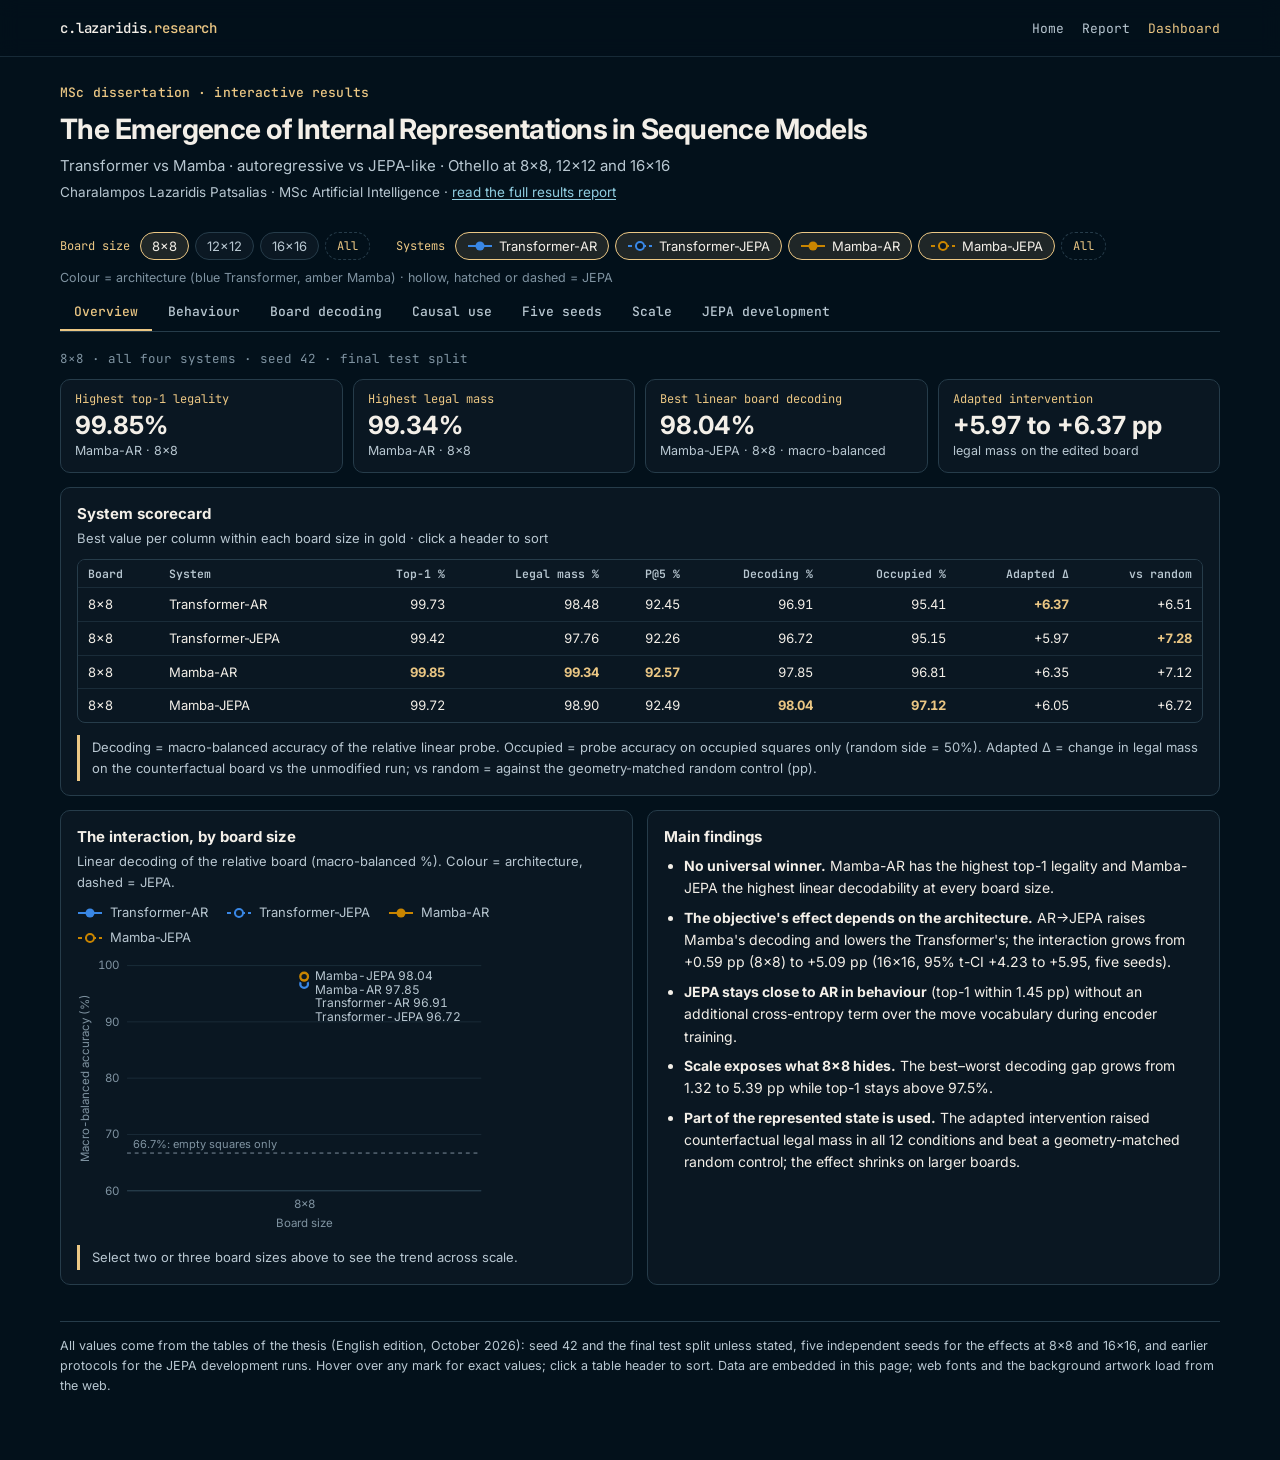
<file: thesis-dashboard.html>
<!DOCTYPE html>
<html lang="en"><head><meta charset="utf-8">
<meta name="viewport" content="width=device-width, initial-scale=1">
<title>Thesis results dashboard · C. Lazaridis Patsalias</title>
<meta name="description" content="Interactive results dashboard for the MSc thesis on internal representations in Transformer and Mamba models trained with autoregressive and JEPA-like objectives on Othello.">
<meta name="theme-color" content="#03101a">
<link rel="preconnect" href="https://fonts.googleapis.com"><link rel="preconnect" href="https://fonts.gstatic.com" crossorigin><link href="https://fonts.googleapis.com/css2?family=Inter:wght@400;500;600;700&family=JetBrains+Mono:wght@400;500;600&display=swap" rel="stylesheet">
<style>
:root{color-scheme:dark;
--bg:#03111b;--card:#0b1823;--wash:#13232f;--ink:#f3efe8;--ink2:#b8c7d1;--muted:#7f93a1;
--grid:#1a2c39;--axis:#2c4352;--border:#263c4a;--gold:#ebc784;--link:#90cde0;
--t:#3987e5;--m:#c98500;--li:#d95926;--na:#9085e9;--ad:#199e70;--sel:#16314a;
--sans:Inter,system-ui,-apple-system,"Segoe UI",sans-serif;--mono:"JetBrains Mono",ui-monospace,Consolas,monospace}
*{box-sizing:border-box}
html{scroll-behavior:smooth;scroll-padding-top:5rem}
body{margin:0;background:var(--bg);color:var(--ink);font:16px/1.6 var(--sans);-webkit-font-smoothing:antialiased}
.site-art{position:fixed;inset:0;z-index:-1;overflow:hidden;pointer-events:none;background:var(--bg)}
.site-art::before{content:"";position:absolute;inset:0;background:url("https://clazaridis.com/assets/personal-site-bg-Du2AYjH2.webp") center top/cover no-repeat;opacity:.65}
.site-art::after{content:"";position:absolute;inset:0;width:min(100%,75rem);margin-inline:auto;
background:linear-gradient(90deg,transparent,rgba(3,17,27,.94) 9%,rgba(3,17,27,.96) 50%,rgba(3,17,27,.94) 91%,transparent)}
@media (max-width:639px){.site-art::after{background:rgba(3,17,27,.92)}}
a{color:var(--link);text-underline-offset:2px}
code{font:13px/1.4 var(--mono);background:var(--wash);padding:1px 5px;border-radius:4px;color:var(--ink)}
.topbar{position:sticky;top:0;z-index:20;background:rgba(3,17,27,.82);backdrop-filter:blur(10px);-webkit-backdrop-filter:blur(10px);border-bottom:1px solid rgba(38,60,74,.6)}
.topbar .in{display:flex;align-items:center;justify-content:space-between;gap:16px;height:56px;padding:0 20px;margin:0 auto}
.brand{font:500 14px var(--mono);color:var(--ink);text-decoration:none;letter-spacing:-.01em}
.brand span{color:var(--gold)}
.toplinks{display:flex;gap:18px;font:13px var(--mono)}
.toplinks a{color:var(--ink2);text-decoration:none}.toplinks a:hover,.toplinks a[aria-current]{color:var(--gold)}
.eyebrow{font:500 13px/1.5 var(--mono);color:var(--gold);letter-spacing:.01em;margin:0 0 10px}
.legend{display:flex;flex-wrap:wrap;gap:4px 18px;font-size:13px;color:var(--ink2);margin:0 0 6px}
.legend .k{display:inline-flex;align-items:center;gap:7px;white-space:nowrap;flex:none}
.legend svg{display:inline-block;vertical-align:middle}
svg text{font-family:var(--sans);font-size:12.5px;fill:var(--ink2)}
svg .rowlab{fill:var(--ink);font-size:13px}
svg .tick{fill:var(--muted);font-variant-numeric:tabular-nums;font-size:12px}
svg .val{fill:var(--ink2);font-variant-numeric:tabular-nums}
svg .grid{stroke:var(--grid);stroke-width:1}
svg .axis{stroke:var(--axis);stroke-width:1}
svg .ref{stroke:var(--muted);stroke-width:1;stroke-dasharray:4 4}
svg .reflab{fill:var(--muted);font-size:11.5px}
svg .ln{fill:none;stroke-width:2;stroke-linejoin:round;stroke-linecap:round}
svg .hit{fill:transparent}
svg .hit:hover{fill:#fff;fill-opacity:.04}
#tip{position:fixed;z-index:50;pointer-events:none;background:var(--ink);color:#0b1823;font:12.5px/1.45 var(--sans);
padding:7px 10px;border-radius:6px;max-width:330px;display:none;white-space:pre-line;box-shadow:0 6px 24px rgba(0,0,0,.35)}
.num{text-align:right;font-variant-numeric:tabular-nums;white-space:nowrap}
.note{font-size:14px;color:var(--ink2);border-left:3px solid var(--gold);padding:2px 0 2px 12px;margin:14px 0}

.wrap{max-width:1200px;margin:0 auto;padding:26px 20px 64px}
header.hero h1{font-size:28px;line-height:1.2;margin:0 0 8px;font-weight:700;letter-spacing:-.02em;text-wrap:balance}
header.hero .sub{margin:0 0 4px;color:var(--ink2);font-size:15px}
header.hero .meta{margin:0;color:var(--ink2);font-size:13.5px}
header.hero .meta a{white-space:nowrap}
.bar{position:sticky;top:56px;z-index:15;background:rgba(3,17,27,.9);backdrop-filter:blur(10px);-webkit-backdrop-filter:blur(10px);padding:12px 0 0;margin-top:16px;border-bottom:1px solid var(--border)}
.filters{display:flex;flex-wrap:wrap;gap:10px 26px;align-items:center}
.filters .fg{display:flex;align-items:center;flex-wrap:wrap;gap:6px 10px;transition:opacity .15s}
.filters .fg.dim{opacity:.4}
.fl{font:12px var(--mono);color:var(--gold)}
.chips{display:flex;flex-wrap:wrap;gap:6px}
.chip{display:inline-flex;align-items:center;gap:6px;font:13px var(--sans);padding:5px 11px;border:1px solid var(--border);border-radius:999px;background:var(--card);color:var(--ink2);cursor:pointer}
.chip svg{display:inline-block}
.chip[aria-pressed=true]{border-color:var(--gold);color:var(--ink);background:rgba(235,199,132,.12)}
.chip[aria-pressed=false] svg{opacity:.45}
.chip.all{font:12px var(--mono);color:var(--gold);background:transparent;border-style:dashed}
.chip:hover{border-color:var(--gold)}
.chip:focus-visible{outline:2px solid var(--link);outline-offset:1px}
.card.empty{padding:28px 24px;text-align:center}.card.empty h3{font-size:17px}
button.plain{font:13px var(--sans);padding:6px 12px;border:1px solid var(--border);border-radius:8px;background:var(--card);color:var(--ink);cursor:pointer}
button.plain:hover{border-color:var(--gold)}
svg text.grp{fill:var(--gold);font:600 12px var(--mono)}
.subh{font:600 12px var(--mono);color:var(--gold);margin:12px 0 2px}
.heat .hg{font:600 12px var(--mono);color:var(--gold);padding:8px 0 2px}
.seg{display:inline-flex;border:1px solid var(--border);border-radius:8px;overflow:hidden;background:var(--card)}
.seg button{font:inherit;font-size:13px;padding:6px 12px;border:0;background:transparent;color:var(--ink);cursor:pointer;font-family:var(--sans)}
.seg button+button{border-left:1px solid var(--border)}
.seg button[aria-pressed=true]{background:var(--gold);color:#03111b;font-weight:600}
.seg button:focus-visible,.tabs button:focus-visible,select:focus-visible{outline:2px solid var(--link);outline-offset:-2px}
.enc{margin:8px 0 0;font-size:12.5px;color:var(--muted)}
.tabs{display:flex;gap:2px;margin-top:6px;overflow-x:auto;scrollbar-width:none}
.tabs::-webkit-scrollbar{display:none}
.tabs button{flex:none;font:500 13px var(--mono);padding:9px 14px;border:0;border-bottom:2px solid transparent;background:transparent;color:var(--ink2);cursor:pointer}
.tabs button[aria-selected=true]{color:var(--gold);border-bottom-color:var(--gold)}
#panel{padding-top:18px}
.ctx{font:12.5px var(--mono);color:var(--muted);margin:0 0 12px}
.grid{display:grid;gap:14px}
.g2{grid-template-columns:repeat(auto-fit,minmax(min(100%,520px),1fr))}
.span2{grid-column:1/-1}
.card{background:rgba(11,24,35,.92);border:1px solid var(--border);border-radius:10px;padding:14px 16px;min-width:0}
.card h3{font-size:15px;margin:0 0 2px}
.card .sub{font-size:13px;color:var(--ink2);margin:0 0 10px}
.card svg.ch{display:block;width:100%;height:auto;max-width:720px}
.card svg.ch.wide{max-width:1100px}
.kpis{display:grid;grid-template-columns:repeat(auto-fit,minmax(200px,1fr));gap:10px;margin-bottom:14px}
.kpi{background:rgba(11,24,35,.92);border:1px solid var(--border);border-radius:10px;padding:11px 14px}
.kpi .l{font:12px var(--mono);color:var(--gold)}.kpi .v{font-size:25px;font-weight:700;line-height:1.3;margin-top:2px}
.kpi .d{font-size:12.5px;color:var(--ink2)}
.ctl{display:flex;flex-wrap:wrap;gap:10px 16px;align-items:center;margin-bottom:12px;font:12px var(--mono);color:var(--gold)}
.ctl select{font:13px var(--sans);padding:6px 10px;border:1px solid var(--border);border-radius:8px;background:var(--card);color:var(--ink)}
.tw{overflow:auto;border:1px solid var(--border);border-radius:8px}
.tw.scroll{max-height:440px}
table{border-collapse:collapse;width:100%;font-size:13px}
th,td{padding:6px 10px;text-align:left;border-bottom:1px solid var(--grid);white-space:nowrap}
td.wrapc{white-space:normal;min-width:220px}
tbody tr:last-child td{border-bottom:0}
th{position:sticky;top:0;background:var(--card);color:var(--ink2);font:600 11.5px var(--mono);z-index:1}
th[data-sort]{cursor:pointer;user-select:none}th[data-sort]:hover{color:var(--gold)}
tbody tr:hover td{background:rgba(255,255,255,.03)}
b.best{color:var(--gold)}
.heat{display:grid;gap:3px;font-size:12.5px}
.heat .hh{color:var(--ink2);text-align:center;padding:2px 4px;font:11.5px var(--mono)}
.heat .hl{color:var(--ink);padding:8px 10px 8px 0;white-space:nowrap}
.heat .hc{border-radius:6px;padding:8px 4px;text-align:center;font-variant-numeric:tabular-nums;font-weight:600;color:var(--ink)}
ul.find{margin:6px 0 0;padding-left:20px;font-size:14px}ul.find li{margin-bottom:7px}
.note{font-size:13px;margin:12px 0 0}
footer{margin-top:36px;padding-top:14px;border-top:1px solid var(--border);font-size:12.5px;color:var(--ink2)}
@media (max-width:640px){header.hero h1{font-size:23px}.bar{position:static}.card svg.ch{min-width:520px}.card svg.ch.wide{min-width:760px}.card{overflow-x:auto}}

@media print{:root{color-scheme:light;--bg:#fff;--card:#fff;--wash:#f3f3f3;--ink:#111;--ink2:#333;--muted:#666;--grid:#ddd;--axis:#bbb;--border:#ccc;--gold:#7a5410;--link:#14507a}
.site-art,.topbar,nav.toc,.bar,#tip{display:none!important}body{background:#fff}}
</style></head>
<body>
<div class="site-art" aria-hidden="true"></div>
<svg width="0" height="0" style="position:absolute" aria-hidden="true"><defs>
<pattern id="hatch-t" width="6" height="6" patternUnits="userSpaceOnUse" patternTransform="rotate(45)"><rect width="6" height="6" fill="rgba(57,135,229,.22)"/><line x1="0" y1="0" x2="0" y2="6" stroke="#3987e5" stroke-width="2"/></pattern>
<pattern id="hatch-m" width="6" height="6" patternUnits="userSpaceOnUse" patternTransform="rotate(45)"><rect width="6" height="6" fill="rgba(201,133,0,.22)"/><line x1="0" y1="0" x2="0" y2="6" stroke="#c98500" stroke-width="2"/></pattern>
</defs></svg>
<div class="topbar"><div class="in" style="max-width:1200px"><a class="brand" href="https://clazaridis.com">c.lazaridis<span>.research</span></a>
<div class="toplinks"><a href="https://clazaridis.com">Home</a><a href="thesis-report.html">Report</a><a href="thesis-dashboard.html" aria-current="page">Dashboard</a></div></div></div>
<div class="wrap">
<header class="hero">
<p class="eyebrow">MSc dissertation · interactive results</p>
<h1>The Emergence of Internal Representations in Sequence Models</h1>
<p class="sub">Transformer vs Mamba · autoregressive vs JEPA-like · Othello at 8×8, 12×12 and 16×16</p>
<p class="meta">Charalampos Lazaridis Patsalias · MSc Artificial Intelligence · <a href="thesis-report.html">read the full results report</a></p>
</header>
<div class="bar">
  <div class="filters" id="filters"></div>
  <p class="enc">Colour = architecture (blue Transformer, amber Mamba) · hollow, hatched or dashed = JEPA</p>
  <div class="tabs" role="tablist" aria-label="Views">
    <button role="tab" data-tab="overview">Overview</button>
    <button role="tab" data-tab="behaviour">Behaviour</button>
    <button role="tab" data-tab="repr">Board decoding</button>
    <button role="tab" data-tab="causal">Causal use</button>
    <button role="tab" data-tab="seeds">Five seeds</button>
    <button role="tab" data-tab="scale">Scale</button>
    <button role="tab" data-tab="dev">JEPA development</button>
  </div>
</div>
<div id="panel" role="tabpanel" aria-live="polite"></div>
<footer>All values come from the tables of the thesis (English edition, October 2026): seed 42 and the final test split unless stated,
five independent seeds for the effects at 8×8 and 16×16, and earlier protocols for the JEPA development runs. Hover over any mark for exact values;
click a table header to sort. Data are embedded in this page; web fonts and the background artwork load from the web.</footer>
</div>
<div id="tip" role="tooltip"></div>
<script>const D = {"systems":["T-AR","T-JEPA","M-AR","M-JEPA"],"boards":[8,12,16],"legality":{"8":{"T-AR":{"head":"Native","top1":99.726,"top1_ci":[99.717,99.734],"mass":98.477,"mass_ci":[98.465,98.49]},"T-JEPA":{"head":"Linear","top1":99.416,"top1_ci":[99.404,99.428],"mass":97.763,"mass_ci":[97.752,97.774]},"M-AR":{"head":"Native","top1":99.847,"top1_ci":[99.841,99.853],"mass":99.345,"mass_ci":[99.335,99.354]},"M-JEPA":{"head":"MLP","top1":99.719,"top1_ci":[99.71,99.728],"mass":98.904,"mass_ci":[98.894,98.914]}},"12":{"T-AR":{"head":"Native","top1":99.416,"top1_ci":[99.408,99.423],"mass":93.135,"mass_ci":[93.124,93.147]},"T-JEPA":{"head":"Linear","top1":98.524,"top1_ci":[98.511,98.537],"mass":93.302,"mass_ci":[93.292,93.313]},"M-AR":{"head":"Native","top1":99.512,"top1_ci":[99.505,99.519],"mass":95.412,"mass_ci":[95.403,95.422]},"M-JEPA":{"head":"Linear","top1":98.993,"top1_ci":[98.981,99.004],"mass":95.472,"mass_ci":[95.463,95.481]}},"16":{"T-AR":{"head":"Native","top1":98.991,"top1_ci":[98.983,98.999],"mass":88.787,"mass_ci":[88.776,88.798]},"T-JEPA":{"head":"Linear","top1":97.539,"top1_ci":[97.526,97.553],"mass":87.934,"mass_ci":[87.923,87.946]},"M-AR":{"head":"Native","top1":99.049,"top1_ci":[99.041,99.058],"mass":90.739,"mass_ci":[90.729,90.75]},"M-JEPA":{"head":"Linear","top1":98.413,"top1_ci":[98.403,98.424],"mass":90.425,"mass_ci":[90.415,90.434]}}},"patk":{"8":{"T-AR":[99.72,98.28,96.78,92.45],"T-JEPA":[99.42,98.01,96.55,92.26],"M-AR":[99.84,98.39,96.9,92.57],"M-JEPA":[99.72,98.29,96.8,92.49]},"12":{"T-AR":[99.42,98.76,98.12,96.34],"T-JEPA":[98.52,97.89,97.27,95.54],"M-AR":[99.51,98.89,98.27,96.53],"M-JEPA":[98.99,98.39,97.81,96.13]},"16":{"T-AR":[98.99,98.55,98.12,97.01],"T-JEPA":[97.54,96.99,96.49,95.3],"M-AR":[99.05,98.64,98.24,97.17],"M-JEPA":[98.41,97.98,97.58,96.55]}},"phase":{"8":{"T-AR":[99.99,99.86,99.66,99.4],"T-JEPA":[99.99,99.71,99.2,98.78],"M-AR":[100.0,99.96,99.81,99.63],"M-JEPA":[100.0,99.93,99.66,99.3]},"12":{"T-AR":[99.71,99.32,99.31,99.32],"T-JEPA":[99.46,98.46,98.21,97.97],"M-AR":[99.89,99.45,99.39,99.32],"M-JEPA":[99.79,98.91,98.73,98.54]},"16":{"T-AR":[99.28,98.77,98.9,99.0],"T-JEPA":[98.33,96.99,97.33,97.49],"M-AR":[99.53,98.95,98.87,98.84],"M-JEPA":[99.18,98.26,98.15,98.05]}},"rel":{"8":{"T-AR":{"lin_overall":97.59,"lin_macro":96.91,"lin_L":6,"mlp_overall":97.38,"mlp_macro":96.61,"mlp_L":6},"T-JEPA":{"lin_overall":97.45,"lin_macro":96.72,"lin_L":6,"mlp_overall":97.22,"mlp_macro":96.41,"mlp_L":6},"M-AR":{"lin_overall":98.32,"lin_macro":97.85,"lin_L":12,"mlp_overall":98.16,"mlp_macro":97.62,"mlp_L":12},"M-JEPA":{"lin_overall":98.48,"lin_macro":98.04,"lin_L":13,"mlp_overall":98.3,"mlp_macro":97.82,"mlp_L":12}},"12":{"T-AR":{"lin_overall":91.74,"lin_macro":89.17,"lin_L":7,"mlp_overall":90.86,"mlp_macro":88.01,"mlp_L":7},"T-JEPA":{"lin_overall":91.21,"lin_macro":88.48,"lin_L":6,"mlp_overall":90.38,"mlp_macro":87.4,"mlp_L":6},"M-AR":{"lin_overall":93.41,"lin_macro":91.37,"lin_L":12,"mlp_overall":92.42,"mlp_macro":90.06,"mlp_L":12},"M-JEPA":{"lin_overall":94.54,"lin_macro":92.85,"lin_L":12,"mlp_overall":93.77,"mlp_macro":91.85,"mlp_L":12}},"16":{"T-AR":{"lin_overall":87.02,"lin_macro":82.88,"lin_L":8,"mlp_overall":85.16,"mlp_macro":80.49,"mlp_L":7},"T-JEPA":{"lin_overall":83.49,"lin_macro":78.37,"lin_L":7,"mlp_overall":81.56,"mlp_macro":75.99,"mlp_L":7},"M-AR":{"lin_overall":87.37,"lin_macro":83.35,"lin_L":11,"mlp_overall":85.8,"mlp_macro":81.41,"mlp_L":11},"M-JEPA":{"lin_overall":87.56,"lin_macro":83.77,"lin_L":12,"mlp_overall":85.58,"mlp_macro":81.26,"mlp_L":13}}},"abs":{"8":{"T-AR":{"lin_overall":75.57,"lin_macro":68.88,"lin_L":3,"mlp_overall":95.2,"mlp_macro":93.88,"mlp_L":5},"T-JEPA":{"lin_overall":75.69,"lin_macro":69.02,"lin_L":4,"mlp_overall":95.94,"mlp_macro":94.83,"mlp_L":5},"M-AR":{"lin_overall":75.5,"lin_macro":68.78,"lin_L":11,"mlp_overall":89.43,"mlp_macro":86.55,"mlp_L":10},"M-JEPA":{"lin_overall":75.6,"lin_macro":68.92,"lin_L":12,"mlp_overall":91.41,"mlp_macro":89.31,"mlp_L":9}},"12":{"T-AR":{"lin_overall":74.96,"lin_macro":67.3,"lin_L":5,"mlp_overall":79.0,"mlp_macro":72.59,"mlp_L":5},"T-JEPA":{"lin_overall":74.9,"lin_macro":67.23,"lin_L":5,"mlp_overall":81.49,"mlp_macro":75.84,"mlp_L":6},"M-AR":{"lin_overall":74.55,"lin_macro":66.77,"lin_L":10,"mlp_overall":74.48,"mlp_macro":66.68,"mlp_L":11},"M-JEPA":{"lin_overall":74.78,"lin_macro":67.07,"lin_L":12,"mlp_overall":75.24,"mlp_macro":67.79,"mlp_L":9}},"16":{"T-AR":{"lin_overall":74.79,"lin_macro":66.81,"lin_L":5,"mlp_overall":74.94,"mlp_macro":67.03,"mlp_L":7},"T-JEPA":{"lin_overall":74.36,"lin_macro":66.26,"lin_L":6,"mlp_overall":73.82,"mlp_macro":65.7,"mlp_L":7},"M-AR":{"lin_overall":74.62,"lin_macro":66.58,"lin_L":11,"mlp_overall":74.33,"mlp_macro":66.26,"mlp_L":11},"M-JEPA":{"lin_overall":74.28,"lin_macro":66.18,"lin_L":13,"mlp_overall":73.82,"mlp_macro":65.66,"mlp_L":13}}},"perclass":{"8":{"T-AR":{"empty":99.99,"mine":94.91,"opp":95.85,"occ":95.41},"T-JEPA":{"empty":99.99,"mine":94.4,"opp":95.78,"occ":95.15},"M-AR":{"empty":99.99,"mine":96.39,"opp":97.16,"occ":96.81},"M-JEPA":{"empty":99.97,"mine":96.51,"opp":97.64,"occ":97.12}},"12":{"T-AR":{"empty":99.98,"mine":82.23,"opp":85.29,"occ":83.83},"T-JEPA":{"empty":99.97,"mine":80.96,"opp":84.5,"occ":82.81},"M-AR":{"empty":99.97,"mine":85.77,"opp":88.36,"occ":87.13},"M-JEPA":{"empty":99.98,"mine":88.49,"opp":90.09,"occ":89.33}},"16":{"T-AR":{"empty":99.97,"mine":72.22,"opp":76.45,"occ":74.39},"T-JEPA":{"empty":99.46,"mine":65.16,"opp":70.5,"occ":67.91},"M-AR":{"empty":99.95,"mine":73.21,"opp":76.89,"occ":75.1},"M-JEPA":{"empty":99.37,"mine":73.45,"opp":78.48,"occ":76.04}}},"layer":{"8":{"T-AR":{"sel":"6/8","reldepth":0.75,"sel_macro":96.91,"final_macro":96.82,"final_overall":97.51},"T-JEPA":{"sel":"6/8","reldepth":0.75,"sel_macro":96.72,"final_macro":95.72,"final_overall":96.6},"M-AR":{"sel":"12/15","reldepth":0.8,"sel_macro":97.85,"final_macro":96.86,"final_overall":97.5},"M-JEPA":{"sel":"13/15","reldepth":0.867,"sel_macro":98.04,"final_macro":95.7,"final_overall":96.54}},"12":{"T-AR":{"sel":"7/8","reldepth":0.875,"sel_macro":89.17,"final_macro":89.16,"final_overall":91.73},"T-JEPA":{"sel":"6/8","reldepth":0.75,"sel_macro":88.48,"final_macro":87.44,"final_overall":90.25},"M-AR":{"sel":"12/15","reldepth":0.8,"sel_macro":91.37,"final_macro":91.09,"final_overall":93.19},"M-JEPA":{"sel":"12/15","reldepth":0.8,"sel_macro":92.85,"final_macro":91.01,"final_overall":93.03}},"16":{"T-AR":{"sel":"8/8","reldepth":1.0,"sel_macro":82.88,"final_macro":82.88,"final_overall":87.02},"T-JEPA":{"sel":"7/8","reldepth":0.875,"sel_macro":78.37,"final_macro":77.21,"final_overall":82.47},"M-AR":{"sel":"11/15","reldepth":0.733,"sel_macro":83.35,"final_macro":82.93,"final_overall":87.06},"M-JEPA":{"sel":"12/15","reldepth":0.8,"sel_macro":83.77,"final_macro":81.75,"final_overall":85.96}}},"lift":{"8":{"T-AR":{"base":14.13,"top1":99.73,"lift":99.68},"T-JEPA":{"base":14.13,"top1":99.42,"lift":99.32},"M-AR":{"base":14.13,"top1":99.85,"lift":99.82},"M-JEPA":{"base":14.13,"top1":99.72,"lift":99.67}},"12":{"T-AR":{"base":11.86,"top1":99.42,"lift":99.34},"T-JEPA":{"base":11.86,"top1":98.52,"lift":98.32},"M-AR":{"base":11.86,"top1":99.51,"lift":99.45},"M-JEPA":{"base":11.86,"top1":98.99,"lift":98.86}},"16":{"T-AR":{"base":10.29,"top1":98.99,"lift":98.87},"T-JEPA":{"base":10.29,"top1":97.54,"lift":97.26},"M-AR":{"base":10.29,"top1":99.05,"lift":98.94},"M-JEPA":{"base":10.29,"top1":98.41,"lift":98.23}}},"seeds":{"8":{"T-AR":{"top1":[99.71,0.01],"rel":[96.95,0.07]},"T-JEPA":{"top1":[99.42,0.01],"rel":[96.62,0.24]},"M-AR":{"top1":[99.84,0.01],"rel":[97.92,0.14]},"M-JEPA":{"top1":[99.72,0.0],"rel":[98.17,0.08]}},"16":{"T-AR":{"top1":[98.99,0.02],"rel":[82.96,0.08]},"T-JEPA":{"top1":[97.53,0.06],"rel":[78.34,0.33]},"M-AR":{"top1":[99.03,0.05],"rel":[83.43,0.43]},"M-JEPA":{"top1":[98.46,0.08],"rel":[83.89,0.13]}}},"effects":[{"board":8,"metric":"Top-1 legality","effect":"Architecture","diff":0.21,"ci":[0.21,0.22],"p_t":"<0.001","p_holm":"<0.001","p_exact":"0.0625","signs":"5/0/0","gz":45.07},{"board":8,"metric":"Top-1 legality","effect":"Objective","diff":-0.2,"ci":[-0.22,-0.19],"p_t":"<0.001","p_holm":"<0.001","p_exact":"0.0625","signs":"0/0/5","gz":-14.43},{"board":8,"metric":"Top-1 legality","effect":"Interaction","diff":0.18,"ci":[0.15,0.21],"p_t":"<0.001","p_holm":"<0.001","p_exact":"0.0625","signs":"5/0/0","gz":6.62},{"board":8,"metric":"Legal mass","effect":"Architecture","diff":1.07,"ci":[0.95,1.19],"p_t":"<0.001","p_holm":"<0.001","p_exact":"0.0625","signs":"5/0/0","gz":9.07},{"board":8,"metric":"Legal mass","effect":"Objective","diff":-0.54,"ci":[-0.59,-0.48],"p_t":"<0.001","p_holm":"<0.001","p_exact":"0.0625","signs":"0/0/5","gz":-9.71},{"board":8,"metric":"Legal mass","effect":"Interaction","diff":0.28,"ci":[0.22,0.35],"p_t":"<0.001","p_holm":"<0.001","p_exact":"0.0625","signs":"5/0/0","gz":4.27},{"board":8,"metric":"Relative state","effect":"Architecture","diff":1.26,"ci":[1.1,1.42],"p_t":"<0.001","p_holm":"<0.001","p_exact":"0.0625","signs":"5/0/0","gz":7.88},{"board":8,"metric":"Relative state","effect":"Objective","diff":-0.04,"ci":[-0.18,0.1],"p_t":"0.474","p_holm":"0.474","p_exact":"0.5000","signs":"2/0/3","gz":-0.28},{"board":8,"metric":"Relative state","effect":"Interaction","diff":0.59,"ci":[0.14,1.04],"p_t":"0.021","p_holm":"0.043","p_exact":"0.0625","signs":"5/0/0","gz":1.31},{"board":16,"metric":"Top-1 legality","effect":"Architecture","diff":0.48,"ci":[0.39,0.57],"p_t":"<0.001","p_holm":"<0.001","p_exact":"0.0625","signs":"5/0/0","gz":5.48},{"board":16,"metric":"Top-1 legality","effect":"Objective","diff":-1.02,"ci":[-1.07,-0.96],"p_t":"<0.001","p_holm":"<0.001","p_exact":"0.0625","signs":"0/0/5","gz":-17.85},{"board":16,"metric":"Top-1 legality","effect":"Interaction","diff":0.89,"ci":[0.71,1.07],"p_t":"<0.001","p_holm":"<0.001","p_exact":"0.0625","signs":"5/0/0","gz":4.93},{"board":16,"metric":"Legal mass","effect":"Architecture","diff":2.32,"ci":[2.02,2.62],"p_t":"<0.001","p_holm":"<0.001","p_exact":"0.0625","signs":"5/0/0","gz":7.65},{"board":16,"metric":"Legal mass","effect":"Objective","diff":-0.56,"ci":[-0.77,-0.35],"p_t":"0.002","p_holm":"0.004","p_exact":"0.0625","signs":"0/0/5","gz":-2.61},{"board":16,"metric":"Legal mass","effect":"Interaction","diff":0.98,"ci":[0.5,1.45],"p_t":"0.005","p_holm":"0.005","p_exact":"0.0625","signs":"5/0/0","gz":2.05},{"board":16,"metric":"Relative state","effect":"Architecture","diff":3.01,"ci":[2.89,3.13],"p_t":"<0.001","p_holm":"<0.001","p_exact":"0.0625","signs":"5/0/0","gz":24.62},{"board":16,"metric":"Relative state","effect":"Objective","diff":-2.08,"ci":[-2.32,-1.85],"p_t":"<0.001","p_holm":"<0.001","p_exact":"0.0625","signs":"0/0/5","gz":-8.73},{"board":16,"metric":"Relative state","effect":"Interaction","diff":5.09,"ci":[4.23,5.95],"p_t":"<0.001","p_holm":"<0.001","p_exact":"0.0625","signs":"5/0/0","gz":5.87}],"int_mass":{"8":{"T-AR":[2.29,0.39,6.37,6.51],"T-JEPA":[2.3,0.57,5.97,7.28],"M-AR":[0.01,0.01,6.35,7.12],"M-JEPA":[0.1,0.01,6.05,6.72]},"12":{"T-AR":[-0.49,0.39,2.72,3.29],"T-JEPA":[-1.69,0.7,2.19,2.77],"M-AR":[0.23,0.01,2.71,3.47],"M-JEPA":[0.05,0.03,2.55,3.18]},"16":{"T-AR":[0.11,0.07,1.06,1.22],"T-JEPA":[0.49,0.11,0.78,1.41],"M-AR":[0.57,0.01,1.48,1.73],"M-JEPA":[-0.08,0.01,0.81,1.95]}},"int_top1":{"8":{"T-AR":[5.4,1.2,6.7,7.2],"T-JEPA":[4.8,1.4,6.5,7.5],"M-AR":[0.7,0.2,6.4,8.6],"M-JEPA":[1.1,0.1,7.9,6.4]},"12":{"T-AR":[-1.0,0.9,2.7,4.2],"T-JEPA":[0.2,1.2,3.2,3.4],"M-AR":[0.9,0.4,3.5,4.8],"M-JEPA":[1.6,0.2,4.7,4.8]},"16":{"T-AR":[-0.9,2.4,3.0,2.8],"T-JEPA":[-0.1,-0.3,-0.1,0.4],"M-AR":[0.4,0.4,2.6,5.1],"M-JEPA":[-0.3,0.1,1.3,2.1]}},"int_fpfn":{"8":{"T-AR":[-0.93,-0.51,-1.86,-1.9],"T-JEPA":[-0.69,-0.32,-2.12,-2.11],"M-AR":[-0.14,-0.02,-2.03,-2.08],"M-JEPA":[-0.07,-0.01,-2.17,-2.1]},"12":{"T-AR":[2.67,-0.63,-1.24,-1.59],"T-JEPA":[3.14,-0.69,-1.25,-1.32],"M-AR":[0.02,-0.02,-1.5,-1.82],"M-JEPA":[0.01,-0.02,-1.63,-1.73]},"16":{"T-AR":[5.05,-0.43,-0.57,-0.89],"T-JEPA":[4.67,-0.24,-0.45,-0.9],"M-AR":[0.16,-0.01,-0.81,-1.26],"M-JEPA":[0.15,-0.04,-0.8,-1.47]}},"head_alpha":{"8":{"T-AR":{"head":"Native","alpha":2},"T-JEPA":{"head":"Linear","alpha":4},"M-AR":{"head":"Native","alpha":4},"M-JEPA":{"head":"MLP","alpha":4}},"12":{"T-AR":{"head":"Native","alpha":2},"T-JEPA":{"head":"Linear","alpha":2},"M-AR":{"head":"Native","alpha":2},"M-JEPA":{"head":"Linear","alpha":2}},"16":{"T-AR":{"head":"Native","alpha":1},"T-JEPA":{"head":"Linear","alpha":2},"M-AR":{"head":"Native","alpha":1},"M-JEPA":{"head":"Linear","alpha":2}}},"dev_early":[{"v":"v1","top1":25.71,"traj":"62.41% → 62.41% (L0) → 49.29%","note":"Decodability decreases with depth"},{"v":"v2","top1":38.6,"traj":"60.91% → 62.00% (L6) → 61.93%","note":"More stable but weak representation"},{"v":"v3","top1":27.24,"traj":"59.73% → 59.73% (L0) → 57.61%","note":"K=8 and the smaller predictor did not help"},{"v":"v4","top1":33.55,"traj":"60.54% → 62.67% (L1) → 59.36%","note":"The target still saw the history"},{"v":"v5 exploratory","top1":39.58,"traj":"61.96% → 63.01% (L5) → 62.39%","note":"InfoNCE alone was not enough"},{"v":"v6 preliminary","top1":55.88,"traj":"60.72% → 60.72% (L0) → 58.66%","note":"Top-1 improved, the representation did not"}],"dev_T":[{"cfg":"v1 nested VICReg","top1":25.43,"macro":58.35,"overall":65.09,"layer":"L0"},{"cfg":"v1 HD VICReg","top1":98.99,"macro":90.17,"overall":92.33,"layer":"L2"},{"cfg":"v1 HD VICReg + EMA","top1":99.38,"macro":92.89,"overall":94.45,"layer":"L3"},{"cfg":"v2 HD Smooth L1, K=4","top1":98.87,"macro":88.24,"overall":90.81,"layer":"L2"},{"cfg":"v3 HD Smooth L1, K=8","top1":96.48,"macro":87.69,"overall":90.4,"layer":"L6"},{"cfg":"v4 HD Smooth L1, K=4","top1":97.48,"macro":89.43,"overall":91.76,"layer":"L3"},{"cfg":"Final HD InfoNCE","top1":99.42,"macro":96.2,"overall":97.04,"layer":"L6"},{"cfg":"v6 HD distance-margin","top1":60.62,"macro":59.64,"overall":66.75,"layer":"L7"}],"dev_M":[{"cfg":"v1 HD VICReg; single position","top1":94.26,"macro":null,"overall":84.37,"layer":"L7; validation"},{"cfg":"v1 HD VICReg; all-position","top1":99.47,"macro":94.97,"overall":96.07,"layer":"L7; test"},{"cfg":"v1 HD VICReg + EMA; all-position","top1":99.72,"macro":96.3,"overall":97.13,"layer":"L7; test"},{"cfg":"Final HD InfoNCE; all-position","top1":99.72,"macro":97.65,"overall":98.17,"layer":"L12; test"}],"dev_cfg":[{"v":"v1","view":"Nested; shared context/target history","loss":"VICReg","pred":"Linear, K=1","q":"Baseline and collapse check"},{"v":"v2","view":"Nested; EMA target","loss":"Smooth L1","pred":"Transformer, K=4","q":"Stabilising the target"},{"v":"v3","view":"Nested; EMA target","loss":"Smooth L1","pred":"Small MLP, K=8","q":"Weaker predictor and longer horizon"},{"v":"v4","view":"disjoint_future; the target keeps the history","loss":"Smooth L1","pred":"Multi-position MLP, K=4","q":"Predicting four future representations"},{"v":"v5 exploratory","view":"disjoint_future and prefix-grouped hard-disjoint branches","loss":"InfoNCE","pred":"MLP, K=1","q":"Contrastive discrimination; not the final implementation"},{"v":"v6","view":"Hard-disjoint next action token","loss":"Distance-margin","pred":"MLP, 10 modes","q":"Multiple candidate representations"},{"v":"Final InfoNCE","view":"Hard-disjoint next token; EMA","loss":"InfoNCE per absolute position","pred":"Linear, K=1","q":"All-position canonical objective"}],"params":{"8":{"T":25312768,"M":25529856,"excess":"0.858%"},"12":{"T":25435648,"M":25652736,"excess":"0.854%"},"16":{"T":25607680,"M":25824768,"excess":"0.848%"}}};
/* Thesis dashboard: all data embedded in D (from the thesis tables).
   Filters: any non-empty subset of board sizes and of the four systems. */
const SYS=['T-AR','T-JEPA','M-AR','M-JEPA'];
const NAME={'T-AR':'Transformer-AR','T-JEPA':'Transformer-JEPA','M-AR':'Mamba-AR','M-JEPA':'Mamba-JEPA'};
const ARCH={'T-AR':'t','T-JEPA':'t','M-AR':'m','M-JEPA':'m'};
const JEPA={'T-AR':false,'T-JEPA':true,'M-AR':false,'M-JEPA':true};
const BL={'8':'8×8','12':'12×12','16':'16×16'};
const B=['8','12','16'];
const S={boards:['8'],sys:SYS.slice(),tab:'overview',enc:'rel',probe:'lin',pm:'lin_macro',cm:'int_mass',cmp:'unmod',sm:'Relative state',scm:'dec',dm:'top1',sort:{}};
const selB=()=>B.filter(b=>S.boards.includes(b));
const selS=()=>SYS.filter(k=>S.sys.includes(k));
const pairs=(bs=selB())=>bs.flatMap(b=>selS().map(k=>({b,k})));
const bList=bs=>bs.map(b=>BL[b]).join(', ');

const esc=s=>String(s).replace(/[&<>"]/g,c=>({'&':'&amp;','<':'&lt;','>':'&gt;','"':'&quot;'}[c]));
const f=(x,d=2)=>x==null?'–':x.toFixed(d);
const sg=(x,d=2)=>x==null?'–':(x>0?'+':'')+x.toFixed(d).replace('-','−');
const W=560;
const ticks=(a,b,st)=>{const o=[];for(let v=a;v<=b+1e-9;v+=st)o.push(+v.toFixed(6));return o};
function niceAxis(vals,pad=.06,target=6){let lo=Math.min(...vals),hi=Math.max(...vals);const span=Math.max(hi-lo,1e-6);lo-=span*pad;hi+=span*pad;
  for(const st of [.05,.1,.2,.25,.5,1,2,2.5,5,10,20,25,50]){const a=Math.floor(lo/st)*st,b=Math.ceil(hi/st)*st;if((b-a)/st<=target)return[+a.toFixed(4),+b.toFixed(4),st]}return[lo,hi,(hi-lo)/5]}
const tdOf=st=>Math.abs(st-Math.round(st))<1e-9?0:Math.abs(st*10-Math.round(st*10))<1e-9?1:2;
function mk(s,cx,cy,r,tip){const c=`var(--${ARCH[s]})`,t=tip?` data-tip="${esc(tip)}"`:'';
  return JEPA[s]?`<circle cx="${cx.toFixed(1)}" cy="${cy.toFixed(1)}" r="${r-1}" fill="var(--card)" stroke="${c}" stroke-width="2.4"${t}/>`
                :`<circle cx="${cx.toFixed(1)}" cy="${cy.toFixed(1)}" r="${r}" fill="${c}" stroke="var(--card)" stroke-width="2"${t}/>`}
function swatch(k){const c=`var(--${ARCH[k]})`;
  return JEPA[k]?`<svg width="26" height="12" aria-hidden="true"><line x1="1" y1="6" x2="25" y2="6" stroke="${c}" stroke-width="2" stroke-dasharray="4 3"/><circle cx="13" cy="6" r="4" fill="var(--card)" stroke="${c}" stroke-width="2"/></svg>`
                :`<svg width="26" height="12" aria-hidden="true"><line x1="1" y1="6" x2="25" y2="6" stroke="${c}" stroke-width="2"/><circle cx="13" cy="6" r="4.5" fill="${c}"/></svg>`}
function legendSys(){return '<div class="legend">'+selS().map(k=>`<span class="k">${swatch(k)}${NAME[k]}</span>`).join('')+'</div>'}
function legendDots(p){return '<div class="legend">'+p.map(([n,c])=>`<span class="k"><svg width="12" height="12" aria-hidden="true"><circle cx="6" cy="6" r="5" fill="${c}"/></svg>${esc(n)}</span>`).join('')+'</div>'}

/* ---------- row layout shared by the row charts ----------
   rows = [{b,k}], grouped by board; a board header line is drawn when more than one board is shown. */
function layoutRows(rows,rh,top){const multi=new Set(rows.map(r=>r.b)).size>1, gh=multi?22:0;let y=top,prev=null;const out=[];
  rows.forEach(r=>{let head=null;if(r.b!==prev){if(multi){head=y;y+=gh}prev=r.b}out.push({...r,y0:y,head});y+=rh});return{items:out,end:y}}
function groupHeads(items,W){let s='';items.forEach((it,i)=>{if(it.head!=null){
  if(i) s+=`<line class="axis" x1="0" y1="${it.head+2}" x2="${W}" y2="${it.head+2}" stroke-dasharray="2 3"/>`;
  s+=`<text class="grp" x="4" y="${it.head+16}">${BL[it.b]}</text>`}});return s}

/* ---------- charts ---------- */
// horizontal bars per (board, system); JEPA bars hatched; reference lines optional
function rowBars(rows,get,o){const rh=36,th=20,top=22,gutter=150,right=60,pw=W-gutter-right;
  const {items,end}=layoutRows(rows,rh,top),H=end+40;
  const X=v=>gutter+(v-o.min)/(o.max-o.min)*pw, x0=X(Math.max(o.min,Math.min(o.max,o.base??o.min)));
  let s=`<svg class="ch" viewBox="0 0 ${W} ${H}" role="img" aria-label="${esc(o.title)}">`;
  for(const t of ticks(o.min,o.max,o.step)) s+=`<line class="grid" x1="${X(t)}" y1="${top}" x2="${X(t)}" y2="${H-36}"/><text class="tick" x="${X(t)}" y="${H-20}" text-anchor="middle">${f(t,o.td??0)}</text>`;
  s+=`<text class="tick" x="${gutter+pw/2}" y="${H-3}" text-anchor="middle">${esc(o.xl)}</text>`;
  for(const [rv,rl] of (o.refs||[])) if(rv>=o.min&&rv<=o.max) s+=`<line class="ref" x1="${X(rv)}" y1="${top}" x2="${X(rv)}" y2="${H-36}"/><text class="reflab" x="${X(rv)}" y="${top-7}" text-anchor="middle">${esc(rl)}</text>`;
  s+=groupHeads(items,W);
  items.forEach(({b,k,y0})=>{const v=get(b,k),y=y0+(rh-th)/2,xv=X(Math.max(o.min,Math.min(o.max,v))),a=Math.min(x0,xv),w=Math.max(Math.abs(xv-x0),2),c=`var(--${ARCH[k]})`;
    s+=`<text class="rowlab" x="${gutter-10}" y="${y+th-5}" text-anchor="end">${NAME[k]}</text>`;
    s+=JEPA[k]?`<rect x="${a}" y="${y}" width="${w}" height="${th}" rx="3" fill="url(#hatch-${ARCH[k]})" stroke="${c}" stroke-width="1.5"/>`:`<rect x="${a}" y="${y}" width="${w}" height="${th}" rx="3" fill="${c}"/>`;
    s+=`<text class="val" x="${a+w+7}" y="${y+th-5}">${f(v,o.d??2)}</text>`;
    s+=`<rect class="hit" x="0" y="${y0}" width="${W}" height="${rh}" data-tip="${esc(o.tipf?o.tipf(b,k,v):BL[b]+' · '+NAME[k]+'\n'+f(v,o.d??2))}"/>`;});
  return s+`<line class="axis" x1="${x0}" y1="${top}" x2="${x0}" y2="${H-36}"/></svg>`}

// grouped horizontal bars: rows = (board, system), bars = series [{key,label,color}]; diverging from 0
function rowGroupBars(rows,get,series,o){const gh=15,gap=3,rp=14,top=8,gutter=150,right=64,rh=series.length*(gh+gap)+rp,pw=W-gutter-right;
  const {items,end}=layoutRows(rows,rh,top),H=end+40,X=v=>gutter+(v-o.min)/(o.max-o.min)*pw,x0=X(o.base??0);
  const fmt=v=>o.unsigned?f(v,o.d??2):sg(v,o.d??2);
  let s=`<svg class="ch" viewBox="0 0 ${W} ${H}" role="img" aria-label="${esc(o.title)}">`;
  for(const t of ticks(o.min,o.max,o.step)) s+=`<line class="${Math.abs(t)<1e-9&&!o.unsigned?'axis':'grid'}" x1="${X(t)}" y1="${top}" x2="${X(t)}" y2="${H-36}"/><text class="tick" x="${X(t)}" y="${H-20}" text-anchor="middle">${o.unsigned?f(t,o.td??0):sg(t,o.td??0)}</text>`;
  s+=`<text class="tick" x="${gutter+pw/2}" y="${H-3}" text-anchor="middle">${esc(o.xl)}</text>`;
  s+=groupHeads(items,W);
  items.forEach(({b,k,y0},i)=>{const vals=get(b,k);
    s+=`<text class="rowlab" x="${gutter-10}" y="${y0+(rh-rp)/2+5}" text-anchor="end">${NAME[k]}</text>`;
    if(i&&items[i].head==null) s+=`<line class="grid" x1="0" y1="${y0-rp/2+2}" x2="${W}" y2="${y0-rp/2+2}"/>`;
    series.forEach((sr,j)=>{const v=vals[sr.key],y=y0+j*(gh+gap),xv=X(Math.max(o.min,Math.min(o.max,v))),a=Math.min(x0,xv),w=Math.max(Math.abs(xv-x0),2);
      s+=`<rect x="${a}" y="${y}" width="${w}" height="${gh}" rx="3" fill="var(--${sr.color})"/>`;
      s+=`<text class="val" x="${v>=(o.base??0)?a+w+6:a-6}" y="${y+gh-3}" text-anchor="${v>=(o.base??0)?'start':'end'}" font-size="11.5">${fmt(v)}</text>`;});
    s+=`<rect class="hit" x="0" y="${y0-rp/2+2}" width="${W}" height="${rh}" data-tip="${esc(BL[b]+' · '+NAME[k]+'\n'+series.map(sr=>`${sr.label}: ${fmt(vals[sr.key])}`).join('\n')+(o.extra?o.extra(b,k):''))}"/>`;});
  return s+'</svg>'}

// value with interval per (board, system)
function rowDotCI(rows,get,o){const rh=32,top=8,gutter=150,right=24,pw=W-gutter-right;
  const {items,end}=layoutRows(rows,rh,top),H=end+40,X=v=>gutter+(v-o.min)/(o.max-o.min)*pw;
  let s=`<svg class="ch" viewBox="0 0 ${W} ${H}" role="img" aria-label="${esc(o.title)}">`;
  for(const t of ticks(o.min,o.max,o.step)) s+=`<line class="grid" x1="${X(t)}" y1="${top}" x2="${X(t)}" y2="${H-36}"/><text class="tick" x="${X(t)}" y="${H-20}" text-anchor="middle">${f(t,o.td??1)}</text>`;
  s+=`<text class="tick" x="${gutter+pw/2}" y="${H-3}" text-anchor="middle">${esc(o.xl)}</text>`;
  s+=groupHeads(items,W);
  items.forEach(({b,k,y0})=>{const [v,lo,hi]=get(b,k),y=y0+rh/2,c=`var(--${ARCH[k]})`;
    s+=`<text class="rowlab" x="${gutter-10}" y="${y+4}" text-anchor="end">${NAME[k]}</text>`;
    s+=`<line x1="${X(lo)}" y1="${y}" x2="${X(hi)}" y2="${y}" stroke="${c}" stroke-width="2"/><line x1="${X(lo)}" y1="${y-5}" x2="${X(lo)}" y2="${y+5}" stroke="${c}" stroke-width="2"/><line x1="${X(hi)}" y1="${y-5}" x2="${X(hi)}" y2="${y+5}" stroke="${c}" stroke-width="2"/>`;
    s+=mk(k,X(v),y,6,'')+`<rect class="hit" x="0" y="${y0}" width="${W}" height="${rh}" data-tip="${esc(o.tipf(b,k,v,lo,hi))}"/>`;});
  return s+'</svg>'}

// lines across categories for the selected systems; colour = architecture, dashed = JEPA
function lineChart(series,cats,o){const ks=selS(),H=o.H||290,l=52,r=140,t=12,b=44,pw=W-l-r,ph=H-t-b;
  const X=i=>l+pw*(i+.5)/cats.length, Y=v=>t+ph*(1-(v-o.min)/(o.max-o.min)), fmt=v=>o.signed?sg(v,o.d??2):f(v,o.d??2);
  let s=`<svg class="ch" viewBox="0 0 ${W} ${H}" role="img" aria-label="${esc(o.title)}">`;
  for(const v of ticks(o.min,o.max,o.step)) s+=`<line class="grid" x1="${l}" y1="${Y(v)}" x2="${W-r}" y2="${Y(v)}"/><text class="tick" x="${l-8}" y="${Y(v)+4}" text-anchor="end">${o.signed?sg(v,o.td??0):f(v,o.td??0)}</text>`;
  s+=`<line class="axis" x1="${l}" y1="${t+ph}" x2="${W-r}" y2="${t+ph}"/>`;
  cats.forEach((c,i)=>s+=`<text class="tick" x="${X(i)}" y="${t+ph+18}" text-anchor="middle">${esc(c)}</text>`);
  s+=`<text class="tick" x="${l+pw/2}" y="${H-6}" text-anchor="middle">${esc(o.xl||'Board size')}</text>`;
  if(o.yl) s+=`<text class="tick" transform="translate(12 ${t+ph/2}) rotate(-90)" text-anchor="middle">${esc(o.yl)}</text>`;
  for(const [rv,rl] of (o.refs||[])) if(rv>=o.min&&rv<=o.max) s+=`<line class="ref" x1="${l}" y1="${Y(rv)}" x2="${W-r}" y2="${Y(rv)}"/><text class="reflab" x="${l+6}" y="${Y(rv)-5}">${esc(rl)}</text>`;
  cats.forEach((c,i)=>{s+=`<rect class="hit" x="${X(i)-pw/cats.length/2}" y="${t}" width="${pw/cats.length}" height="${ph}" data-tip="${esc(c+'\n'+ks.map(k=>`${NAME[k]}: ${fmt(series[k][i])}`).join('\n'))}"/>`;});
  for(const k of ks) if(cats.length>1) s+=`<path class="ln" stroke="var(--${ARCH[k]})"${JEPA[k]?' stroke-dasharray="6 5"':''} d="M${series[k].map((v,i)=>X(i).toFixed(1)+','+Y(v).toFixed(1)).join('L')}" pointer-events="none"/>`;
  for(const k of ks) series[k].forEach((v,i)=>s+=mk(k,X(i),Y(v),5,`${cats[i]} · ${NAME[k]}\n${fmt(v)}`));
  const last=cats.length-1,ends=ks.map(k=>[Y(series[k][last]),k]).sort((a,b)=>a[0]-b[0]);let prev=-1e9;
  for(const [y,k] of ends){const yy=Math.max(y,prev+14);prev=yy;s+=`<text class="val" x="${X(last)+11}" y="${yy+4}" font-size="11.5">${NAME[k]} ${fmt(series[k][last])}</text>`}
  return s+'</svg>'}

// three matched effects for one metric at one board
function effects(rows,o){const rh=44,top=14,gutter=150,right=30,H=top+rh*rows.length+40,pw=W-gutter-right,X=v=>gutter+(v-o.min)/(o.max-o.min)*pw;
  let s=`<svg class="ch" viewBox="0 0 ${W} ${H}" role="img" aria-label="${esc(o.title)}">`;
  for(const t of ticks(o.min,o.max,o.step)) s+=`<line class="${Math.abs(t)<1e-9?'axis':'grid'}" x1="${X(t)}" y1="${top}" x2="${X(t)}" y2="${H-36}"/><text class="tick" x="${X(t)}" y="${H-20}" text-anchor="middle">${t?sg(t,o.td??1):'0'}</text>`;
  s+=`<text class="tick" x="${gutter+pw/2}" y="${H-3}" text-anchor="middle">Matched effect (pp) with 95% t-interval</text>`;
  rows.forEach((r,i)=>{const y=top+rh*i+rh/2;
    s+=`<text class="rowlab" x="${gutter-10}" y="${y+4}" text-anchor="end">${esc(r.label)}</text>`;
    s+=`<line x1="${X(r.lo)}" y1="${y}" x2="${X(r.hi)}" y2="${y}" stroke="var(--ink)" stroke-width="2"/><line x1="${X(r.lo)}" y1="${y-5}" x2="${X(r.lo)}" y2="${y+5}" stroke="var(--ink)" stroke-width="2"/><line x1="${X(r.hi)}" y1="${y-5}" x2="${X(r.hi)}" y2="${y+5}" stroke="var(--ink)" stroke-width="2"/>`;
    s+=`<path d="M${X(r.diff)},${y-7}L${X(r.diff)+7},${y}L${X(r.diff)},${y+7}L${X(r.diff)-7},${y}Z" fill="var(--gold)" stroke="var(--card)" stroke-width="1.5"/>`;
    s+=`<text class="val" x="${X(r.diff)}" y="${y-11}" text-anchor="middle" font-size="11.5">${sg(r.diff)}</text>`;
    s+=`<rect class="hit" x="0" y="${y-rh/2}" width="${W}" height="${rh}" data-tip="${esc(r.tip)}"/>`;});
  return s+'</svg>'}

// heatmap: rows = (board, system), columns = game phases
function heat(rows,get,cols,lo,hi){const multi=new Set(rows.map(r=>r.b)).size>1;
  const bg=v=>`background:rgba(57,135,229,${(0.08+0.62*Math.max(0,Math.min(1,(v-lo)/(hi-lo)))).toFixed(2)})`;let prev=null;
  return `<div class="heat" style="grid-template-columns:auto repeat(${cols.length},1fr)"><div></div>${cols.map(c=>`<div class="hh">${esc(c)}</div>`).join('')}`+
    rows.map(({b,k})=>{let h='';if(multi&&b!==prev){h=`<div class="hg" style="grid-column:1/-1">${BL[b]}</div>`;}prev=b;
      return h+`<div class="hl">${NAME[k]}</div>`+get(b,k).map((v,j)=>`<div class="hc" style="${bg(v)}" data-tip="${esc(BL[b]+' · '+NAME[k]+' · '+cols[j]+'\n'+f(v)+'%')}">${f(v)}</div>`).join('')}).join('')+'</div>'}

/* ---------- tables ---------- */
function table(id,head,rows,o={}){const st=S.sort[id];let r=rows.slice();
  if(st){r.sort((a,b)=>{const x=a[st.k],y=b[st.k];return (typeof x==='number'&&typeof y==='number'?x-y:String(x).localeCompare(String(y)))*st.dir})}
  return `<div class="tw${o.scroll?' scroll':''}"><table data-id="${id}"><thead><tr>${head.map(h=>`<th data-sort="${h.k}"${h.num?' class="num"':''}>${esc(h.label)}${st&&st.k===h.k?(st.dir>0?' ▲':' ▼'):''}</th>`).join('')}</tr></thead><tbody>`+
   r.map(row=>'<tr>'+head.map(h=>{const v=row[h.k],txt=h.fmt?h.fmt(v,row):v,b=o.best&&o.best(row,h.k);
     return `<td class="${h.num?'num':''}${h.wrap?' wrapc':''}">${b?'<b class="best">'+txt+'</b>':txt}</td>`}).join('')+'</tr>').join('')+'</tbody></table></div>'}
// best value of column k within each board group
function bestByBoard(rows,cols){const m={};rows.forEach(r=>cols.forEach(c=>{const key=r.board+'|'+c;if(r[c]!=null&&(m[key]==null||r[c]>m[key]))m[key]=r[c]}));
  return (row,c)=>cols.includes(c)&&m[row.board+'|'+c]===row[c]&&selS().length>1}

/* ---------- panels ---------- */
const kpi=(l,v,d='')=>`<div class="kpi"><div class="l">${l}</div><div class="v">${v}</div><div class="d">${d}</div></div>`;
const card=(t,sub,body,cls='')=>`<div class="card ${cls}"><h3>${t}</h3>${sub?`<p class="sub">${sub}</p>`:''}${body}</div>`;
function seg(key,opts){return `<div class="seg" data-key="${key}">${opts.map(([v,t])=>`<button data-v="${v}" aria-pressed="${S[key]===v}">${esc(t)}</button>`).join('')}</div>`}
const ctx=extra=>`<p class="ctx">${bList(selB())} · ${selS().length===4?'all four systems':selS().map(k=>NAME[k]).join(', ')}${extra?' · '+extra:''}</p>`;
const oneBoardHint=()=>selB().length<2?'<p class="note">Select two or three board sizes above to see the trend across scale.</p>':'';
function maxPair(get){return pairs().reduce((m,p)=>{const v=get(p.b,p.k);return m==null||v>m.v?{...p,v}:m},null)}

function pOverview(){const P=pairs();
  const t=maxPair((b,k)=>D.legality[b][k].top1),m=maxPair((b,k)=>D.legality[b][k].mass),d=maxPair((b,k)=>D.rel[b][k].lin_macro),ad=P.map(p=>D.int_mass[p.b][p.k][2]);
  const rows=P.map(({b,k})=>({board:BL[b],sys:NAME[k],top1:D.legality[b][k].top1,mass:D.legality[b][k].mass,p5:D.patk[b][k][3],dec:D.rel[b][k].lin_macro,occ:D.perclass[b][k].occ,ad:D.int_mass[b][k][2],adr:D.int_mass[b][k][3]}));
  const cols=['top1','mass','p5','dec','occ','ad','adr'];
  const series={};selS().forEach(k=>series[k]=selB().map(x=>D.rel[x][k].lin_macro));
  const lab=p=>`${NAME[p.k]} · ${BL[p.b]}`;
  return ctx('seed 42 · final test split')+`
  <div class="kpis">${kpi('Highest top-1 legality',f(t.v)+'%',lab(t))}${kpi('Highest legal mass',f(m.v)+'%',lab(m))}${kpi('Best linear board decoding',f(d.v)+'%',lab(d)+' · macro-balanced')}${kpi('Adapted intervention',ad.length>1?sg(Math.min(...ad))+' to '+sg(Math.max(...ad))+' pp':sg(ad[0])+' pp','legal mass on the edited board')}</div>
  <div class="grid g2">
  ${card('System scorecard',`${selS().length>1?'Best value per column within each board size in gold · ':''}click a header to sort`,table('score',[{k:'board',label:'Board'},{k:'sys',label:'System'},{k:'top1',label:'Top-1 %',num:1,fmt:v=>f(v)},{k:'mass',label:'Legal mass %',num:1,fmt:v=>f(v)},{k:'p5',label:'P@5 %',num:1,fmt:v=>f(v)},{k:'dec',label:'Decoding %',num:1,fmt:v=>f(v)},{k:'occ',label:'Occupied %',num:1,fmt:v=>f(v)},{k:'ad',label:'Adapted Δ',num:1,fmt:v=>sg(v)},{k:'adr',label:'vs random',num:1,fmt:v=>sg(v)}],rows,{best:bestByBoard(rows,cols),scroll:P.length>8})+
   '<p class="note">Decoding = macro-balanced accuracy of the relative linear probe. Occupied = probe accuracy on occupied squares only (random side = 50%). Adapted Δ = change in legal mass on the counterfactual board vs the unmodified run; vs random = against the geometry-matched random control (pp).</p>','span2')}
  ${card('The interaction, by board size','Linear decoding of the relative board (macro-balanced %). Colour = architecture, dashed = JEPA.',legendSys()+lineChart(series,selB().map(x=>BL[x]),{min:60,max:100,step:10,refs:[[66.7,'66.7%: empty squares only']],title:'Decoding by board size',yl:'Macro-balanced accuracy (%)'})+oneBoardHint())}
  ${card('Main findings','',`<ul class="find">
   <li><b>No universal winner.</b> Mamba-AR has the highest top-1 legality and Mamba-JEPA the highest linear decodability at every board size.</li>
   <li><b>The objective's effect depends on the architecture.</b> AR→JEPA raises Mamba's decoding and lowers the Transformer's; the interaction grows from +0.59 pp (8×8) to +5.09 pp (16×16, 95% t-CI +4.23 to +5.95, five seeds).</li>
   <li><b>JEPA stays close to AR in behaviour</b> (top-1 within 1.45 pp) without an additional cross-entropy term over the move vocabulary during encoder training.</li>
   <li><b>Scale exposes what 8×8 hides.</b> The best–worst decoding gap grows from 1.32 to 5.39 pp while top-1 stays above 97.5%.</li>
   <li><b>Part of the represented state is used.</b> The adapted intervention raised counterfactual legal mass in all 12 conditions and beat a geometry-matched random control; the effect shrinks on larger boards.</li></ul>`)}
  </div>`}

function pBehaviour(){const P=pairs(),L=D.legality;
  const [a1,b1,s1]=niceAxis(P.flatMap(({b,k})=>[L[b][k].top1,...L[b][k].top1_ci])),[a2,b2,s2]=niceAxis(P.flatMap(({b,k})=>[L[b][k].mass,...L[b][k].mass_ci]));
  const pk=selB().map(b=>{const sr={};selS().forEach(k=>sr[k]=D.patk[b][k]);let [a,z,st]=niceAxis(selS().flatMap(k=>D.patk[b][k]));z=Math.min(100,z);
    return (selB().length>1?`<p class="subh">${BL[b]}</p>`:'')+lineChart(sr,['k = 1','k = 2','k = 3','k = 5'],{min:a,max:z,step:st,td:tdOf(st),xl:'Top-k',yl:'P@k (%)',title:'P@k '+BL[b],H:250})}).join('');
  const lift=P.map(({b,k})=>({board:BL[b],sys:NAME[k],head:L[b][k].head,base:D.lift[b][k].base,top1:D.lift[b][k].top1,lift:D.lift[b][k].lift}));
  return ctx('50,000 test games · AR: native head · JEPA: frozen head chosen on validation')+`
  <div class="grid g2">
  ${card('Top-1 legality','Most probable move is legal in the true state; whiskers show the 95% bootstrap interval (often narrower than the marker).',legendSys()+rowDotCI(P,(b,k)=>[L[b][k].top1,...L[b][k].top1_ci],{min:a1,max:b1,step:s1,td:tdOf(s1),xl:'Top-1 legal (%)',title:'Top-1 legality',tipf:(b,k,v,lo,hi)=>`${BL[b]} · ${NAME[k]} (${L[b][k].head} head)\n${f(v,3)}%  [${f(lo,3)}–${f(hi,3)}]`}))}
  ${card('Legal probability mass','Total probability assigned to all legal moves.',legendSys()+rowDotCI(P,(b,k)=>[L[b][k].mass,...L[b][k].mass_ci],{min:a2,max:b2,step:s2,td:tdOf(s2),xl:'Legal mass (%)',title:'Legal mass',tipf:(b,k,v,lo,hi)=>`${BL[b]} · ${NAME[k]}\n${f(v,3)}%  [${f(lo,3)}–${f(hi,3)}]`}))}
  ${card('Legal moves within the top-k predictions','Mean share of legal moves among the first k predictions; one chart per board size because the number of legal moves differs between sizes.',legendSys()+pk)}
  ${card('Top-1 legality by game phase','Each column is one quarter of the game. Stronger blue = higher.',heat(P,(b,k)=>D.phase[b][k],['0–25%','25–50%','50–75%','75–100%'],96.9,100))}
  ${card('Lift over random choice','Random baseline = uniform choice over the vocabulary; normalised lift = share of the gap to perfect legality covered.',table('lift',[{k:'board',label:'Board'},{k:'sys',label:'System'},{k:'head',label:'Head'},{k:'base',label:'Random %',num:1,fmt:v=>f(v)},{k:'top1',label:'Top-1 per position %',num:1,fmt:v=>f(v)},{k:'lift',label:'Normalised lift %',num:1,fmt:v=>f(v)}],lift,{scroll:P.length>8}),'span2')}
  </div>`}

function pRepr(){const P=pairs(),src=S.enc==='rel'?D.rel:D.abs,metric=S.pm==='lin_macro'?'macro':S.pm,k2=S.probe+'_'+metric,Lk=S.probe+'_L';
  const vals=P.map(({b,k})=>src[b][k][k2]),lo=Math.min(50,Math.floor(Math.min(...vals)/10)*10);
  const refs=metric==='macro'?[[33.3,'33.3% chance'],[66.7,'66.7% empty only']]:[];
  const occ=P.map(({b,k})=>({board:BL[b],sys:NAME[k],empty:D.perclass[b][k].empty,mine:D.perclass[b][k].mine,opp:D.perclass[b][k].opp,occ:D.perclass[b][k].occ}));
  const lay=P.map(({b,k})=>{const x=D.layer[b][k];return {board:BL[b],sys:NAME[k],sel:x.sel,rd:x.reldepth,sm:x.sel_macro,fm:x.final_macro,drop:x.sel_macro-x.final_macro}});
  const all=P.map(({b,k})=>{const s=src[b][k];return {board:BL[b],sys:NAME[k],lm:s.lin_macro,lo:s.lin_overall,ll:s.lin_L,mm:s.mlp_macro,mo:s.mlp_overall,ml:s.mlp_L}});
  return `<div class="ctl"><span>Encoding</span>${seg('enc',[['rel','Relative (mine / yours / empty)'],['abs','Absolute (black / white / empty)']])}
   <span>Probe</span>${seg('probe',[['lin','Linear'],['mlp','MLP']])}<span>Metric</span>${seg('pm',[['lin_macro','Macro-balanced'],['overall','Overall']])}</div>
  ${ctx('probe on the last position of each prefix · layer selected on validation · 16,000 test positions per size')}
  <div class="grid g2">
  ${card(`${S.enc==='rel'?'Relative':'Absolute'} encoding · ${S.probe==='lin'?'linear':'MLP'} probe`,`${metric==='macro'?'Macro-balanced accuracy (mean recall of the three classes)':'Overall accuracy (dominated by the empty class)'}, % · selected layer in the tooltip`,
     legendSys()+rowBars(P,(b,k)=>src[b][k][k2],{min:lo,max:100,step:10,base:lo,xl:metric==='macro'?'Macro-balanced accuracy (%)':'Overall accuracy (%)',refs,title:'Probe accuracy',tipf:(b,k,v)=>`${BL[b]} · ${NAME[k]}\n${f(v)}% at layer ${src[b][k][Lk]}`}))}
  ${card('Per-class recall (relative linear probe)','Empty squares are almost free: a square is empty exactly when its move has not been played. The side of occupied squares is the hard part.',
     legendDots([['Empty','var(--na)'],['Mine','var(--ad)'],["Opponent's",'var(--li)']])+rowGroupBars(P,(b,k)=>D.perclass[b][k],[{key:'empty',label:'Empty',color:'na'},{key:'mine',label:'Mine',color:'ad'},{key:'opp',label:"Opponent's",color:'li'}],{min:0,max:100,step:20,base:0,xl:'Recall (%)',title:'Per-class recall',d:2,unsigned:1,extra:(b,k)=>`\nOccupied squares: ${f(D.perclass[b][k].occ)}%`}))}
  ${card('Accuracy on occupied squares and where decodability peaks','Relative linear probe. Occupied = accuracy on squares with a piece (a random choice of side gives 50%). Selected layer vs final layer; Transformer has 8 blocks, Mamba 15.',
     table('layer',[{k:'board',label:'Board'},{k:'sys',label:'System'},{k:'occ',label:'Occupied %',num:1,fmt:v=>f(v)},{k:'sel',label:'Selected / blocks'},{k:'rd',label:'Relative depth',num:1,fmt:v=>f(v,3)},{k:'sm',label:'Selected macro %',num:1,fmt:v=>f(v)},{k:'fm',label:'Final macro %',num:1,fmt:v=>f(v)},{k:'drop',label:'Peak − final',num:1,fmt:v=>sg(v)}],lay.map((r,i)=>({...r,occ:occ[i].occ})),{scroll:P.length>8}),'span2')}
  ${card(`Both probe families · ${S.enc==='rel'?'relative':'absolute'} encoding`,'Macro-balanced and overall accuracy (%) with the selected layer.',
     table('allprobe',[{k:'board',label:'Board'},{k:'sys',label:'System'},{k:'lm',label:'Linear macro',num:1,fmt:v=>f(v)},{k:'lo',label:'Linear overall',num:1,fmt:v=>f(v)},{k:'ll',label:'L',num:1},{k:'mm',label:'MLP macro',num:1,fmt:v=>f(v)},{k:'mo',label:'MLP overall',num:1,fmt:v=>f(v)},{k:'ml',label:'L',num:1}],all,{scroll:P.length>8}),'span2')}
  </div>
  <p class="note">33.3% is random classification, but 66.7% is reached by recognising empty squares perfectly and guessing the side of every occupied square, with no tracking of flips. On the relative encoding the board is recovered almost fully at 8×8 and only partially at 16×16. The absolute linear probe stays close to that 66.7% level everywhere, so absolute colour is barely linearly readable while the player-relative description is.</p>`}

const CM={int_mass:D.int_mass,int_top1:D.int_top1,int_fpfn:D.int_fpfn};
function pCausal(){const P=pairs(),M=CM[S.cm],d=S.cm==='int_top1'?1:2;
  const unit={int_mass:'Change in legal mass on the counterfactual board (pp)',int_top1:'Change in top-1 legality on the counterfactual board (pp)',int_fpfn:'Change in false positives + false negatives per case (lower is better)'}[S.cm];
  const ser=S.cmp==='unmod'?[{key:'li',label:'Li',color:'li'},{key:'na',label:'Nanda',color:'na'},{key:'ad',label:'Adapted',color:'ad'}]:[{key:'ad',label:'Adapted vs unmodified',color:'ad'},{key:'ar',label:'Adapted vs random control',color:'gold'}];
  const get=(b,k)=>({li:M[b][k][0],na:M[b][k][1],ad:M[b][k][2],ar:M[b][k][3]});
  const allv=P.flatMap(({b,k})=>ser.map(s=>get(b,k)[s.key]));const [lo,hi,st]=niceAxis([0,...allv],.08,7);
  const tab=P.map(({b,k})=>({board:BL[b],sys:NAME[k],head:D.head_alpha[b][k].head,alpha:D.head_alpha[b][k].alpha,li:M[b][k][0],na:M[b][k][1],ad:M[b][k][2],ar:M[b][k][3]}));
  const sr={};selS().forEach(k=>sr[k]=selB().map(x=>M[x][k][2]));const v=selS().flatMap(k=>sr[k]);const [a,z,s2]=niceAxis([0,...v]);
  return `<div class="ctl"><span>Metric</span>${seg('cm',[['int_mass','Legal mass'],['int_top1','Top-1 legality'],['int_fpfn','FP + FN errors']])}<span>Compare</span>${seg('cmp',[['unmod','Three methods vs unmodified'],['rand','Adapted vs random control']])}</div>
  ${ctx('1,000 counterfactual cases per size (one occupied square flipped) · 200 separate cases for selecting α')}
  <div class="grid g2">
  ${card(S.cmp==='unmod'?'Li, Nanda and adapted interventions':'Adapted intervention against its random control',unit,legendDots(ser.map(s=>[s.label,`var(--${s.color})`]))+rowGroupBars(P,get,ser,{min:lo,max:hi,step:st,td:tdOf(st),base:0,xl:unit,title:'Intervention effects',d}))}
  ${card('Adapted intervention across board sizes',`${S.cm==='int_mass'?'Legal mass':S.cm==='int_top1'?'Top-1 legality':'FP + FN'} vs the unmodified run`,legendSys()+lineChart(sr,selB().map(x=>BL[x]),{min:a,max:z,step:s2,td:tdOf(s2),signed:1,title:'Adapted effect by board',yl:'pp',d})+oneBoardHint())}
  ${card('Settings and all values','Head used for the prediction and strength α chosen for the adapted method on the 200 selection cases.',table('causal',[{k:'board',label:'Board'},{k:'sys',label:'System'},{k:'head',label:'Head'},{k:'alpha',label:'α',num:1},{k:'li',label:'Li Δ',num:1,fmt:v=>sg(v,d)},{k:'na',label:'Nanda Δ',num:1,fmt:v=>sg(v,d)},{k:'ad',label:'Adapted Δ',num:1,fmt:v=>sg(v,d)},{k:'ar',label:'Adapted − random',num:1,fmt:v=>sg(v,d)}],tab,{scroll:P.length>8})+
   `<p class="note">Read the ranking with care: only the adapted method had its strength tuned on validation and it intervenes after every block. No paired uncertainty intervals were computed; small differences can be a handful of cases (e.g. +0.40 pp top-1 vs random on Transformer-JEPA 16×16 = four cases of 1,000). Larger boards have more legal moves, so one flipped square changes a smaller part of the legal set and leaves less room for improvement.</p>`,'span2')}
  </div>`}

function pSeeds(){const sb=selB().filter(b=>b!=='12');
  if(!sb.length) return `<div class="card"><h3>No multi-seed runs at 12×12</h3><p class="sub">Five independent training runs (seeds 42, 0, 1, 2, 3) exist only at 8×8 and 16×16.</p><div class="ctl"><button class="plain" data-boards="8">Show 8×8</button><button class="plain" data-boards="16">Show 16×16</button><button class="plain" data-boards="8,16">Show both</button></div></div>`;
  const m=S.sm,mm=m==='Top-1'?'Top-1 legality':m;
  const eff=sb.map(b=>{const rows=['Architecture','Objective','Interaction'].map(e=>{const x=D.effects.find(z=>z.board==+b&&z.metric===mm&&z.effect===e);
      return {label:e,diff:x.diff,lo:x.ci[0],hi:x.ci[1],tip:`${e} · ${BL[b]}\n${sg(x.diff)} pp [${sg(x.ci[0])}; ${sg(x.ci[1])}]\np_t ${x.p_t} · p_Holm ${x.p_holm}\nexact sign-flip p ${x.p_exact} · seeds +/0/− ${x.signs}\nHedges' g_z ${sg(x.gz)}`}});
    const [lo,hi,st]=niceAxis([0,...rows.map(r=>r.lo),...rows.map(r=>r.hi)],.1,7);
    return (sb.length>1?`<p class="subh">${BL[b]}</p>`:'')+effects(rows,{min:lo,max:hi,step:st,td:tdOf(st),title:'Matched effects '+BL[b]})}).join('');
  const P=pairs(sb);let mean='<p class="note">Per-system five-seed means for legal mass are not tabulated in the thesis; choose top-1 legality or relative-state decoding.</p>';
  if(m!=='Legal mass'){const key=m==='Top-1'?'top1':'rel',get=(b,k)=>{const [mu,sd]=D.seeds[b][k][key];return [mu,mu-sd,mu+sd]};
    const [a,z,st]=niceAxis(P.flatMap(({b,k})=>get(b,k).slice(1)));
    mean=legendSys()+rowDotCI(P,get,{min:a,max:z,step:st,td:tdOf(st),xl:(m==='Top-1'?'Top-1 legal':'Relative state, macro-balanced')+' (%) · mean ± sd',title:'Mean and sd',tipf:(b,k,mu,l,h)=>`${BL[b]} · ${NAME[k]}\nmean ${f(mu)}% · sd ${f(h-mu)}`})}
  const tab=D.effects.filter(z=>sb.includes(String(z.board))).map(z=>({board:BL[z.board],metric:z.metric,effect:z.effect,diff:z.diff,ci:`[${sg(z.ci[0])}; ${sg(z.ci[1])}]`,pt:z.p_t,ph:z.p_holm,pe:z.p_exact,signs:z.signs,gz:z.gz}));
  return `<div class="ctl"><span>Metric</span>${seg('sm',[['Top-1','Top-1 legality'],['Legal mass','Legal mass'],['Relative state','Relative-state decoding']])}</div>
  <p class="ctx">${bList(sb)} · five independent training runs (seeds 42, 0, 1, 2, 3) · contrasts computed within seed</p>
  ${selB().includes('12')?'<p class="note">12×12 has no multi-seed runs and is left out of this tab.</p>':''}
  <div class="grid g2">
  ${card('Matched effects','Architecture = Mamba − Transformer · Objective = JEPA − AR · Interaction = how much more favourable AR→JEPA is on Mamba. These contrasts always use all four systems, so the system filter does not apply here.',eff)}
  ${card('Five-seed mean ± standard deviation',m==='Legal mass'?'':'Each interval spans one standard deviation either side of the mean.',mean)}
  ${card('All tests','Paired t-tests with Holm correction within each metric; exact sign-flip tests cannot go below p = 0.0625 with five seeds.',table('tests',[{k:'board',label:'Board'},{k:'metric',label:'Metric'},{k:'effect',label:'Effect'},{k:'diff',label:'Diff (pp)',num:1,fmt:v=>sg(v)},{k:'ci',label:'95% t-CI',num:1},{k:'pt',label:'p_t',num:1},{k:'ph',label:'p_Holm',num:1},{k:'pe',label:'p_exact',num:1},{k:'signs',label:'Seeds +/0/−',num:1},{k:'gz',label:"g_z",num:1,fmt:v=>sg(v)}],tab,{scroll:tab.length>9}),'span2')}
  </div>`}

const SCM={top1:['Top-1 legality (%)',(x,k)=>D.legality[x][k].top1],mass:['Legal probability mass (%)',(x,k)=>D.legality[x][k].mass],p5:['P@5 (%)',(x,k)=>D.patk[x][k][3]],
  dec:['Linear decoding, macro-balanced (%)',(x,k)=>D.rel[x][k].lin_macro],occ:['Probe accuracy on occupied squares (%)',(x,k)=>D.perclass[x][k].occ],
  ad:['Adapted intervention: legal mass Δ (pp)',(x,k)=>D.int_mass[x][k][2]],adr:['Adapted − random control: legal mass (pp)',(x,k)=>D.int_mass[x][k][3]]};
function pScale(){const [lab,get]=SCM[S.scm],sr={},ks=selS(),bs=selB();ks.forEach(k=>sr[k]=bs.map(x=>get(x,k)));
  const v=ks.flatMap(k=>sr[k]),sgn=S.scm.startsWith('ad');let [a,z,st]=niceAxis(sgn?[0,...v]:v);if(!sgn)z=Math.min(100,z);
  const spread=bs.map(x=>{const vv=ks.map(k=>get(x,k));return {board:BL[x],best:NAME[ks[vv.indexOf(Math.max(...vv))]],worst:NAME[ks[vv.indexOf(Math.min(...vv))]],gap:Math.max(...vv)-Math.min(...vv)}});
  return `<div class="ctl"><span>Metric</span><select id="scm" aria-label="Metric">${Object.entries(SCM).map(([k,[l]])=>`<option value="${k}"${S.scm===k?' selected':''}>${l}</option>`).join('')}</select></div>
  ${ctx('seed 42')}
  <div class="grid g2">
  ${card(lab,'Colour = architecture, dashed = JEPA',legendSys()+lineChart(sr,bs.map(x=>BL[x]),{min:a,max:z,step:st,td:tdOf(st),title:lab,yl:lab,d:2,signed:sgn})+oneBoardHint())}
  ${card('Spread between the selected systems',ks.length>1?'Best minus worst at each size (from the rounded table values).':'Select at least two systems to compare them.',(ks.length>1?table('spread',[{k:'board',label:'Board'},{k:'best',label:'Best'},{k:'worst',label:'Worst'},{k:'gap',label:'Gap (pp)',num:1,fmt:v=>f(v)}],spread):'')+
   `<ul class="find"><li>Top-1 legality stays above 97.5%, but expressed as distance from 100% its error multiplies by 3.7–6.2 from 8×8 to 16×16; the probability on illegal moves by 5.4–14.1; the decoding error by 5.5–8.3.</li><li>Transformer-JEPA is the most scale-sensitive system (−18.4 pp decoding vs −14.0 to −14.5 pp for the others).</li><li>Positions, vocabulary, game length and reachable states grow together while d<sub>model</sub> stays 512, so scale is not a single isolated change.</li></ul>`)}
  </div>`}

function pDev(){const m=S.dm,archs=new Set(selS().map(k=>ARCH[k])),rows=[];
  if(archs.has('t')) D.dev_T.forEach(r=>rows.push({a:'Transformer',...r}));
  if(archs.has('m')) D.dev_M.forEach(r=>rows.push({a:'Mamba',...r}));
  const shown=rows.filter(r=>r[m]!=null);
  const rh=28,th=16,gutter=330,right=70,WW=1100,H=6+rh*shown.length+40,pw=WW-gutter-right,X=v=>gutter+v/100*pw;
  let s=`<svg class="ch wide" viewBox="0 0 ${WW} ${H}" role="img" aria-label="JEPA development">`;
  for(const t of ticks(0,100,20)) s+=`<line class="grid" x1="${X(t)}" y1="6" x2="${X(t)}" y2="${H-36}"/><text class="tick" x="${X(t)}" y="${H-20}" text-anchor="middle">${t}</text>`;
  s+=`<text class="tick" x="${gutter+pw/2}" y="${H-3}" text-anchor="middle">${m==='top1'?'Top-1 legal move (%)':'Relative-state probe, macro-balanced (%)'}</text>`;
  shown.forEach((r,i)=>{const y0=6+rh*i,y=y0+(rh-th)/2,x1=X(r[m]),c=r.a==='Transformer'?'t':'m';
    s+=`<text class="rowlab" x="${gutter-10}" y="${y+th-3}" text-anchor="end">${esc(r.a+' · '+r.cfg)}</text><path fill="var(--${c})" d="M${gutter},${y}H${x1-4}a4,4 0 0 1 4,4V${y+th-4}a4,4 0 0 1 -4,4H${gutter}Z"/><text class="val" x="${x1+7}" y="${y+th-3}">${f(r[m])}</text>`;
    s+=`<rect class="hit" x="0" y="${y0}" width="${WW}" height="${rh}" data-tip="${esc(`${r.a} · ${r.cfg}\nTop-1 legal ${f(r.top1)}%\nRelative macro ${r.macro==null?'–':f(r.macro)+'%'} · overall ${f(r.overall)}%\nLayer / split: ${r.layer}`)}"/>`;});
  s+=`<line class="axis" x1="${gutter}" y1="6" x2="${gutter}" y2="${H-36}"/></svg>`;
  return `<div class="ctl"><span>Metric</span>${seg('dm',[['top1','Top-1 legality'],['macro','Relative-state decoding']])}</div>
  <p class="ctx">8×8 development runs of the JEPA-like objective · earlier evaluation protocol · descriptive only · the board filter does not apply; the system filter selects the architecture</p>
  <div class="grid g2">
  ${card('From nested to hard-disjoint, all-position training','HD = hard-disjoint: the target encoder sees only the next move, never the shared prefix.',legendDots([...archs].map(a=>[a==='t'?'Transformer':'Mamba',`var(--${a})`]))+s,'span2')}
  ${archs.has('t')?card('Early single-position Transformer runs','One random boundary per game; relative probe accuracy from the first to the best to the final layer.',table('early',[{k:'v',label:'Version'},{k:'top1',label:'Top-1 %',num:1,fmt:v=>f(v)},{k:'traj',label:'Relative probe: L0 → best → final'},{k:'note',label:'Observation',wrap:1}],D.dev_early),'span2'):''}
  ${card('Versions explored','What each version changed and why.',table('cfg',[{k:'v',label:'Version'},{k:'view',label:'View and target',wrap:1},{k:'loss',label:'Loss'},{k:'pred',label:'Predictor / horizon'},{k:'q',label:'Question',wrap:1}],D.dev_cfg),'span2')}
  </div>
  <p class="note">Two changes made the difference only together: removing the shared prefix from the target and supervising every valid position. All-position training alone left the nested view at 25.43% top-1; with a hard-disjoint target it reached 98.99%. InfoNCE was kept for the combination of near-saturated legality, the cleanest linear decoding and a simple linear predictor.</p>`}

/* ---------- filters & wiring ---------- */
const PANELS={overview:pOverview,behaviour:pBehaviour,repr:pRepr,causal:pCausal,seeds:pSeeds,scale:pScale,dev:pDev};
function filtersHTML(){
  return `<div class="fg" role="group" aria-label="Board sizes"><span class="fl">Board size</span><div class="chips">${B.map(b=>`<button class="chip" data-fb="${b}" aria-pressed="${S.boards.includes(b)}">${BL[b]}</button>`).join('')}<button class="chip all" data-fb="all">All</button></div></div>
  <div class="fg" role="group" aria-label="Systems"><span class="fl">Systems</span><div class="chips">${SYS.map(k=>`<button class="chip" data-fs="${k}" aria-pressed="${S.sys.includes(k)}">${swatch(k)}${NAME[k]}</button>`).join('')}<button class="chip all" data-fs="all">All</button></div></div>`}
function toggle(list,v,all){if(v==='all') return all.slice();return list.includes(v)?list.filter(x=>x!==v):all.filter(x=>list.includes(x)||x===v)}
function emptyState(){const noS=!selS().length,noB=!selB().length&&S.tab!=='dev';if(!noS&&!noB) return null;
  const what=noS&&noB?'at least one board size and one system':noS?'at least one system':'at least one board size';
  return `<div class="card empty"><h3>Nothing selected</h3><p class="sub">Choose ${what} above to see the results.</p></div>`}
function render(){
  document.getElementById('filters').innerHTML=filtersHTML();
  document.querySelectorAll('.tabs button').forEach(b=>b.setAttribute('aria-selected',b.dataset.tab===S.tab));
  document.querySelector('#filters .fg').classList.toggle('dim',S.tab==='dev');
  document.getElementById('panel').innerHTML=emptyState()||PANELS[S.tab]();
  try{history.replaceState(null,'',`#${S.tab}/${selB().join('.')}/${selS().join('.')}`)}catch(e){}
}
document.addEventListener('click',e=>{
  const fb=e.target.closest('[data-fb]'); if(fb){S.boards=toggle(S.boards,fb.dataset.fb,B);render();return}
  const fs=e.target.closest('[data-fs]'); if(fs){S.sys=toggle(S.sys,fs.dataset.fs,SYS);render();return}
  const qb=e.target.closest('[data-boards]'); if(qb){S.boards=qb.dataset.boards.split(',');render();return}
  const sb=e.target.closest('.seg[data-key] button'); if(sb){S[sb.parentNode.dataset.key]=sb.dataset.v;render();return}
  const tb=e.target.closest('.tabs button'); if(tb){S.tab=tb.dataset.tab;render();return}
  const th=e.target.closest('th[data-sort]'); if(th){const id=th.closest('table').dataset.id,k=th.dataset.sort,cur=S.sort[id];
    S.sort[id]={k,dir:cur&&cur.k===k?-cur.dir:-1};render();}
});
document.addEventListener('change',e=>{if(e.target.id==='scm'){S.scm=e.target.value;render()}});
document.addEventListener('keydown',e=>{const t=e.target.closest('.tabs button');if(!t)return;const bs=[...document.querySelectorAll('.tabs button')];let i=bs.indexOf(t);
  if(e.key==='ArrowRight')i=(i+1)%bs.length;else if(e.key==='ArrowLeft')i=(i-1+bs.length)%bs.length;else return;e.preventDefault();S.tab=bs[i].dataset.tab;render();document.querySelectorAll('.tabs button')[i].focus()});
(function(){const m=location.hash.match(/^#(\w+)(?:\/([\d.]*))?(?:\/([A-Z.\-]*))?$/);if(!m||!PANELS[m[1]])return;S.tab=m[1];
  if(m[2]!==undefined) S.boards=m[2].split('.').filter(x=>B.includes(x));
  if(m[3]!==undefined) S.sys=m[3].split('.').filter(x=>SYS.includes(x));})();
render();


(function(){const tip=document.getElementById('tip');
function show(e,t){tip.textContent=t;tip.style.display='block';move(e)}
function move(e){const w=tip.offsetWidth,h=tip.offsetHeight;let x=e.clientX+14,y=e.clientY+14;
if(x+w>innerWidth-8)x=e.clientX-w-14;if(y+h>innerHeight-8)y=e.clientY-h-14;tip.style.left=x+'px';tip.style.top=y+'px'}
document.addEventListener('pointerover',e=>{const el=e.target.closest('[data-tip]');if(el&&el.dataset.tip)show(e,el.dataset.tip)});
document.addEventListener('pointermove',e=>{if(tip.style.display==='block'){const el=e.target.closest('[data-tip]');if(!el){tip.style.display='none';return}move(e)}});
document.addEventListener('pointerout',e=>{const el=e.target.closest('[data-tip]');if(el&&!el.contains(e.relatedTarget))tip.style.display='none'});
})();
</script>
</body></html>
</file>
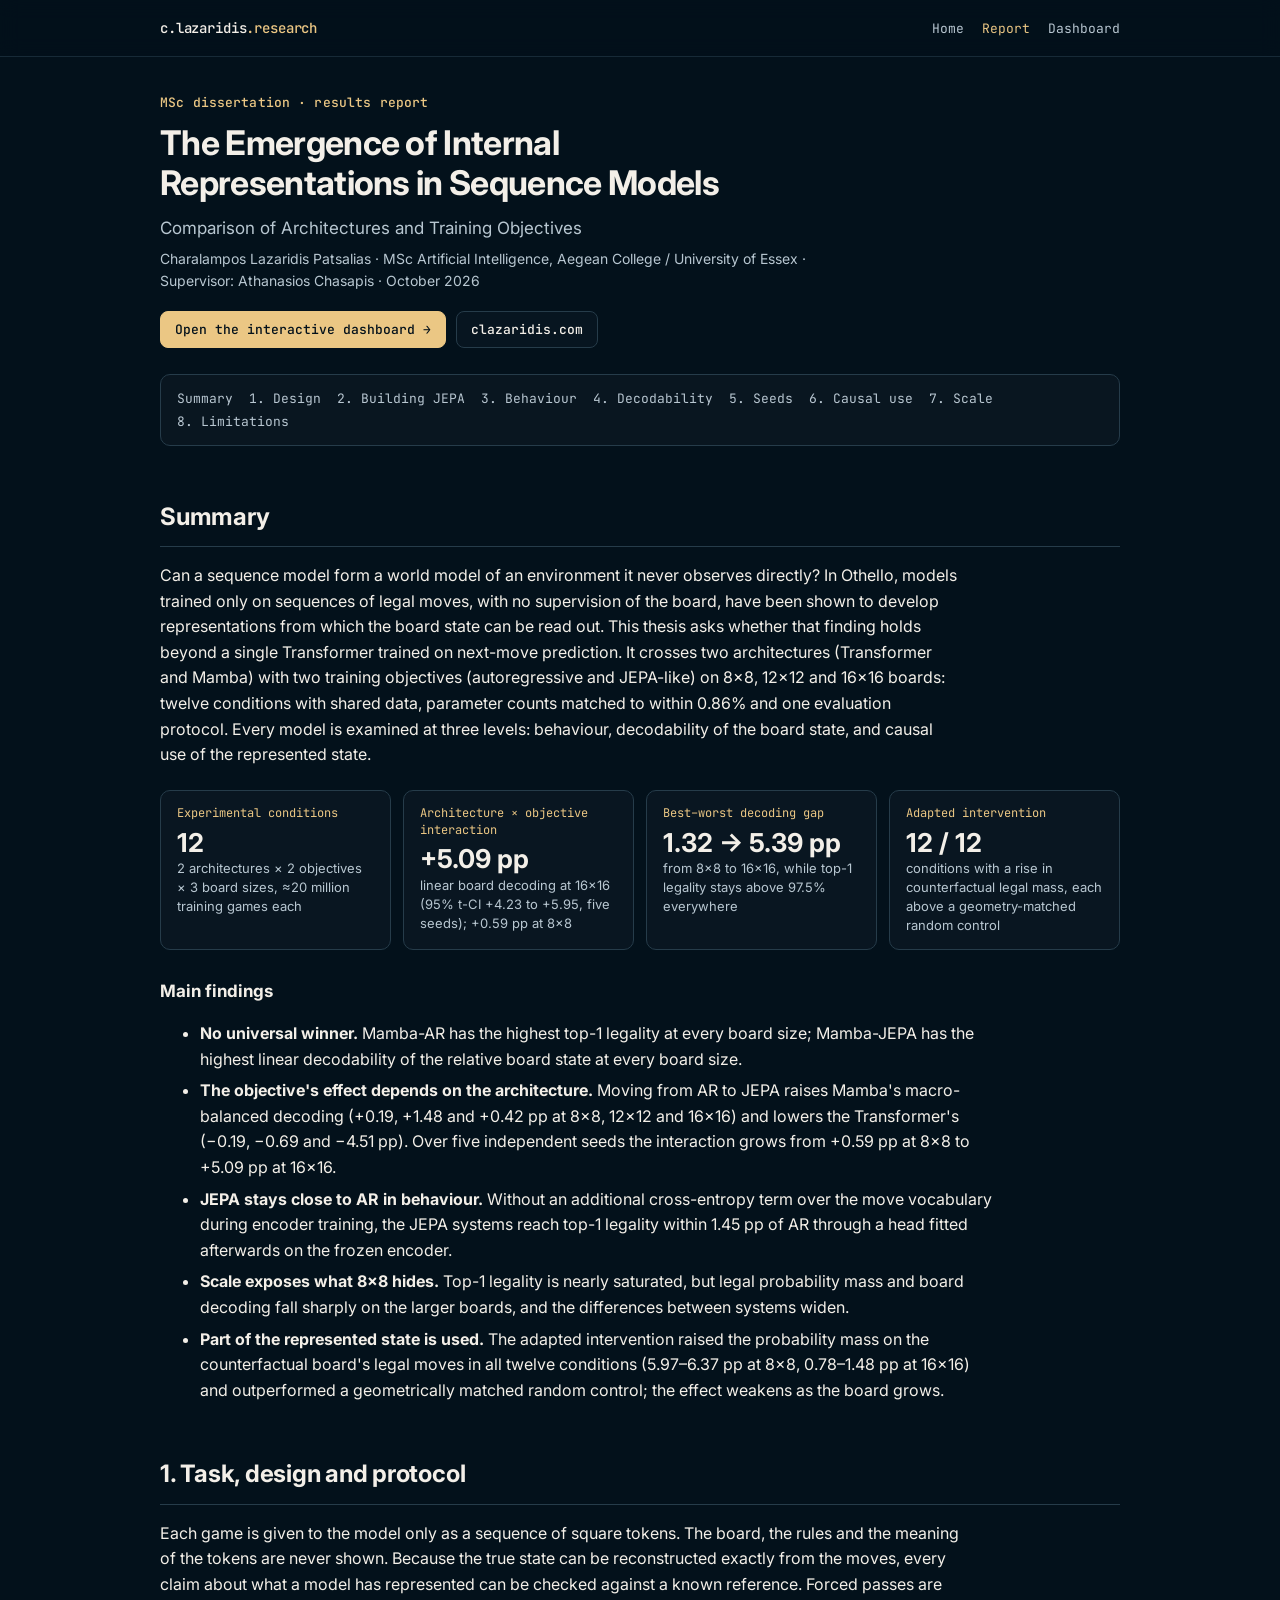
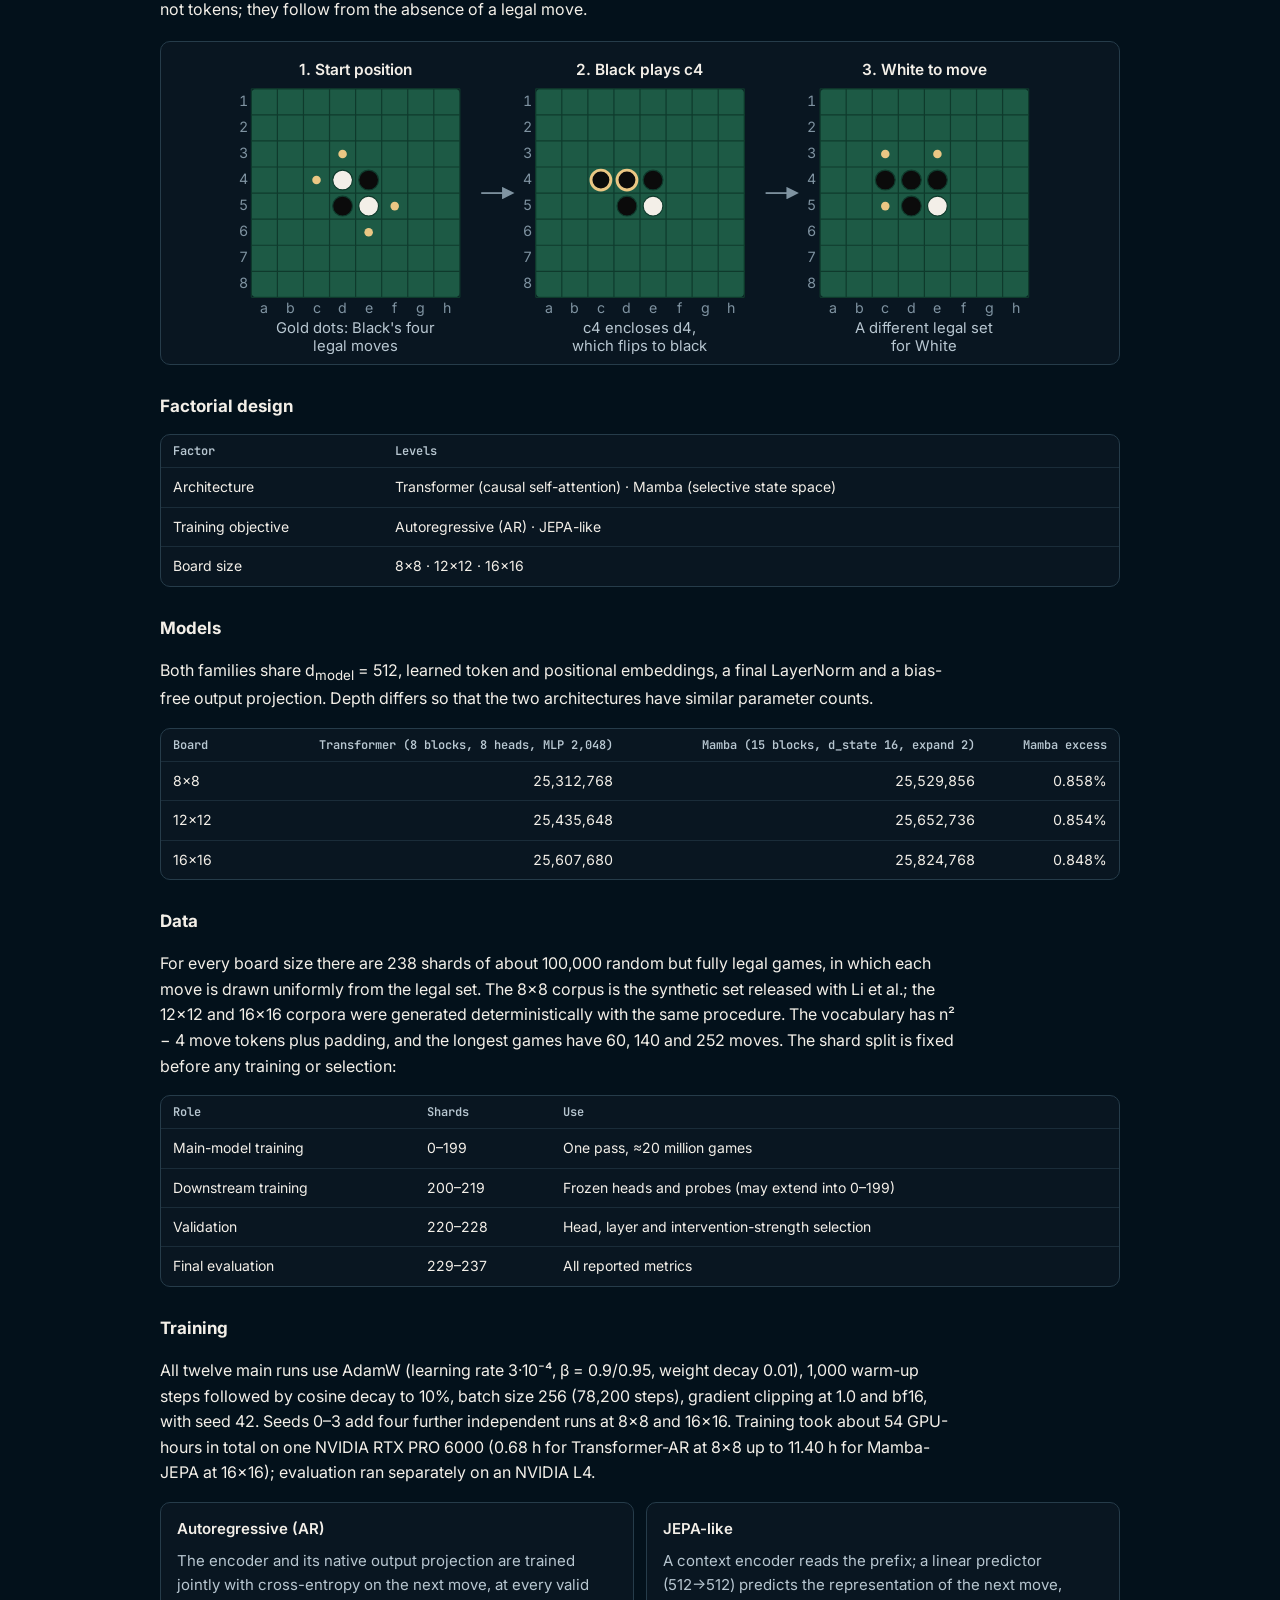
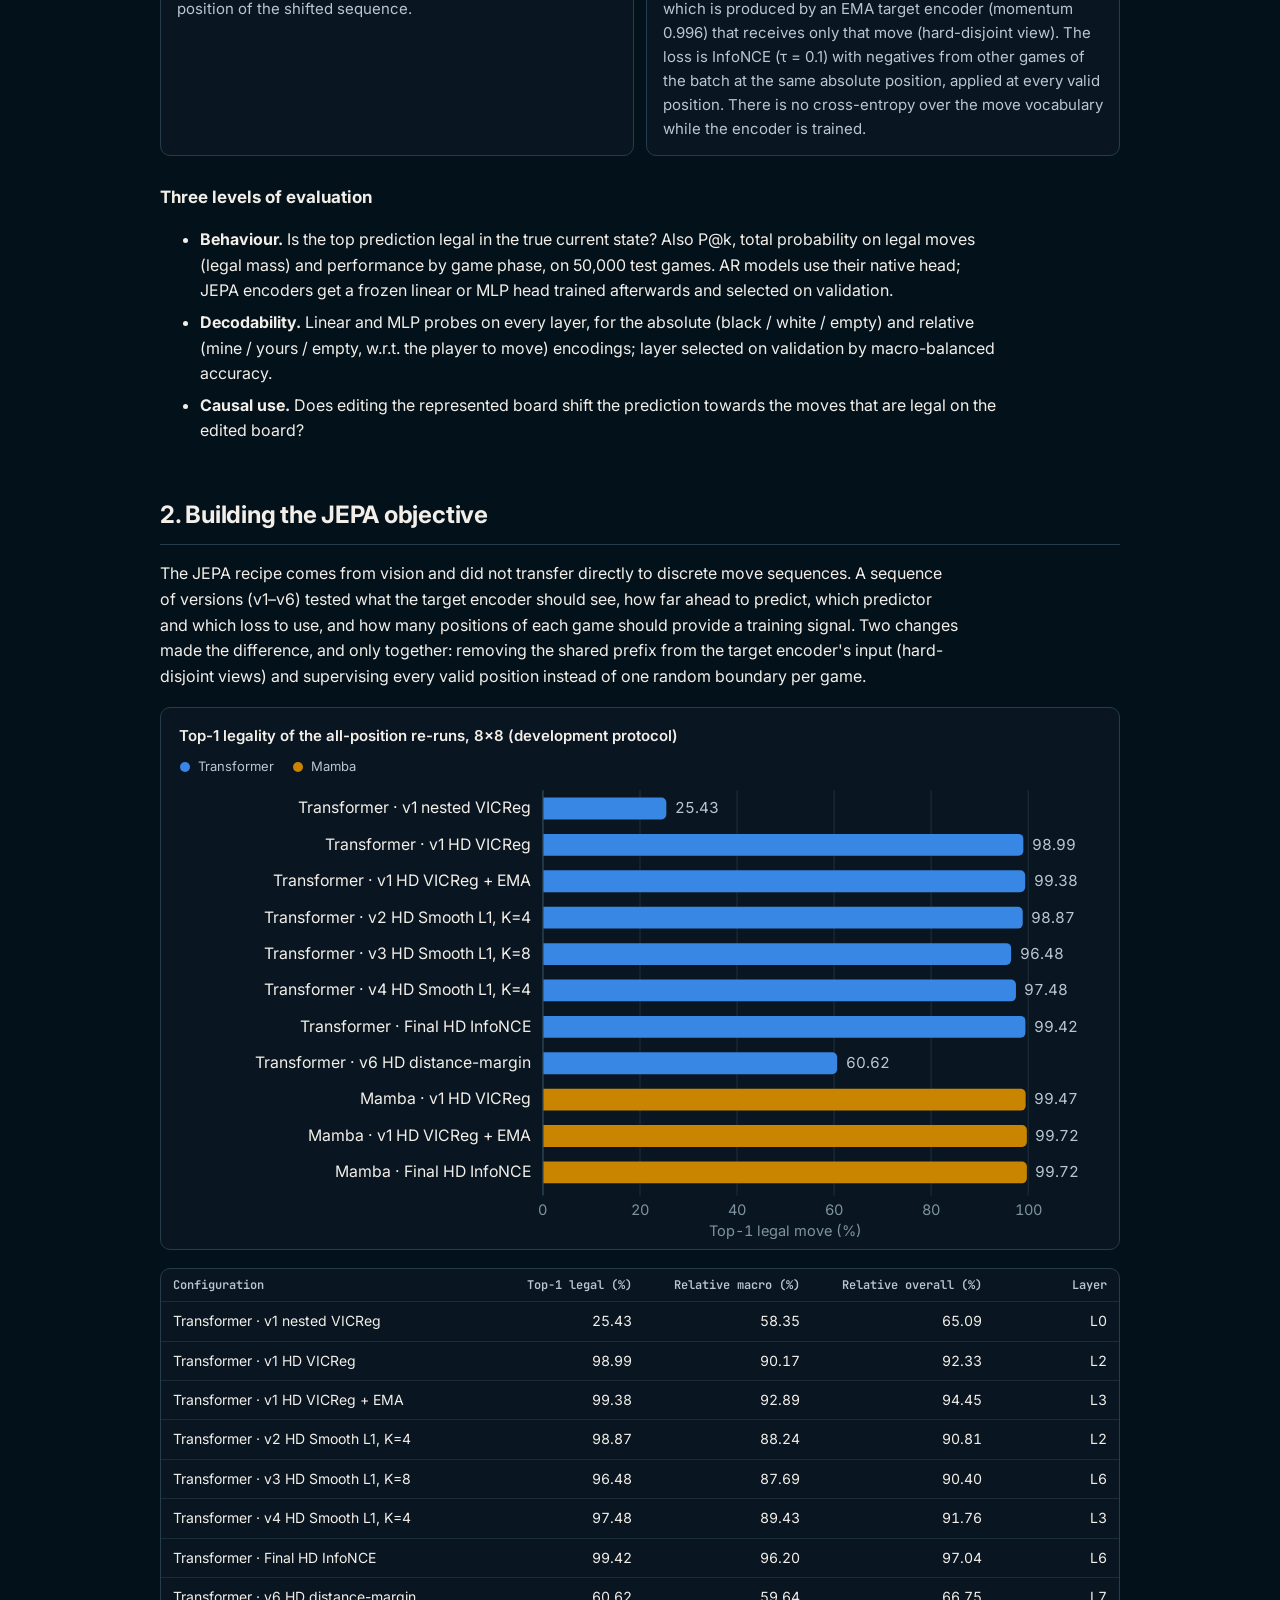
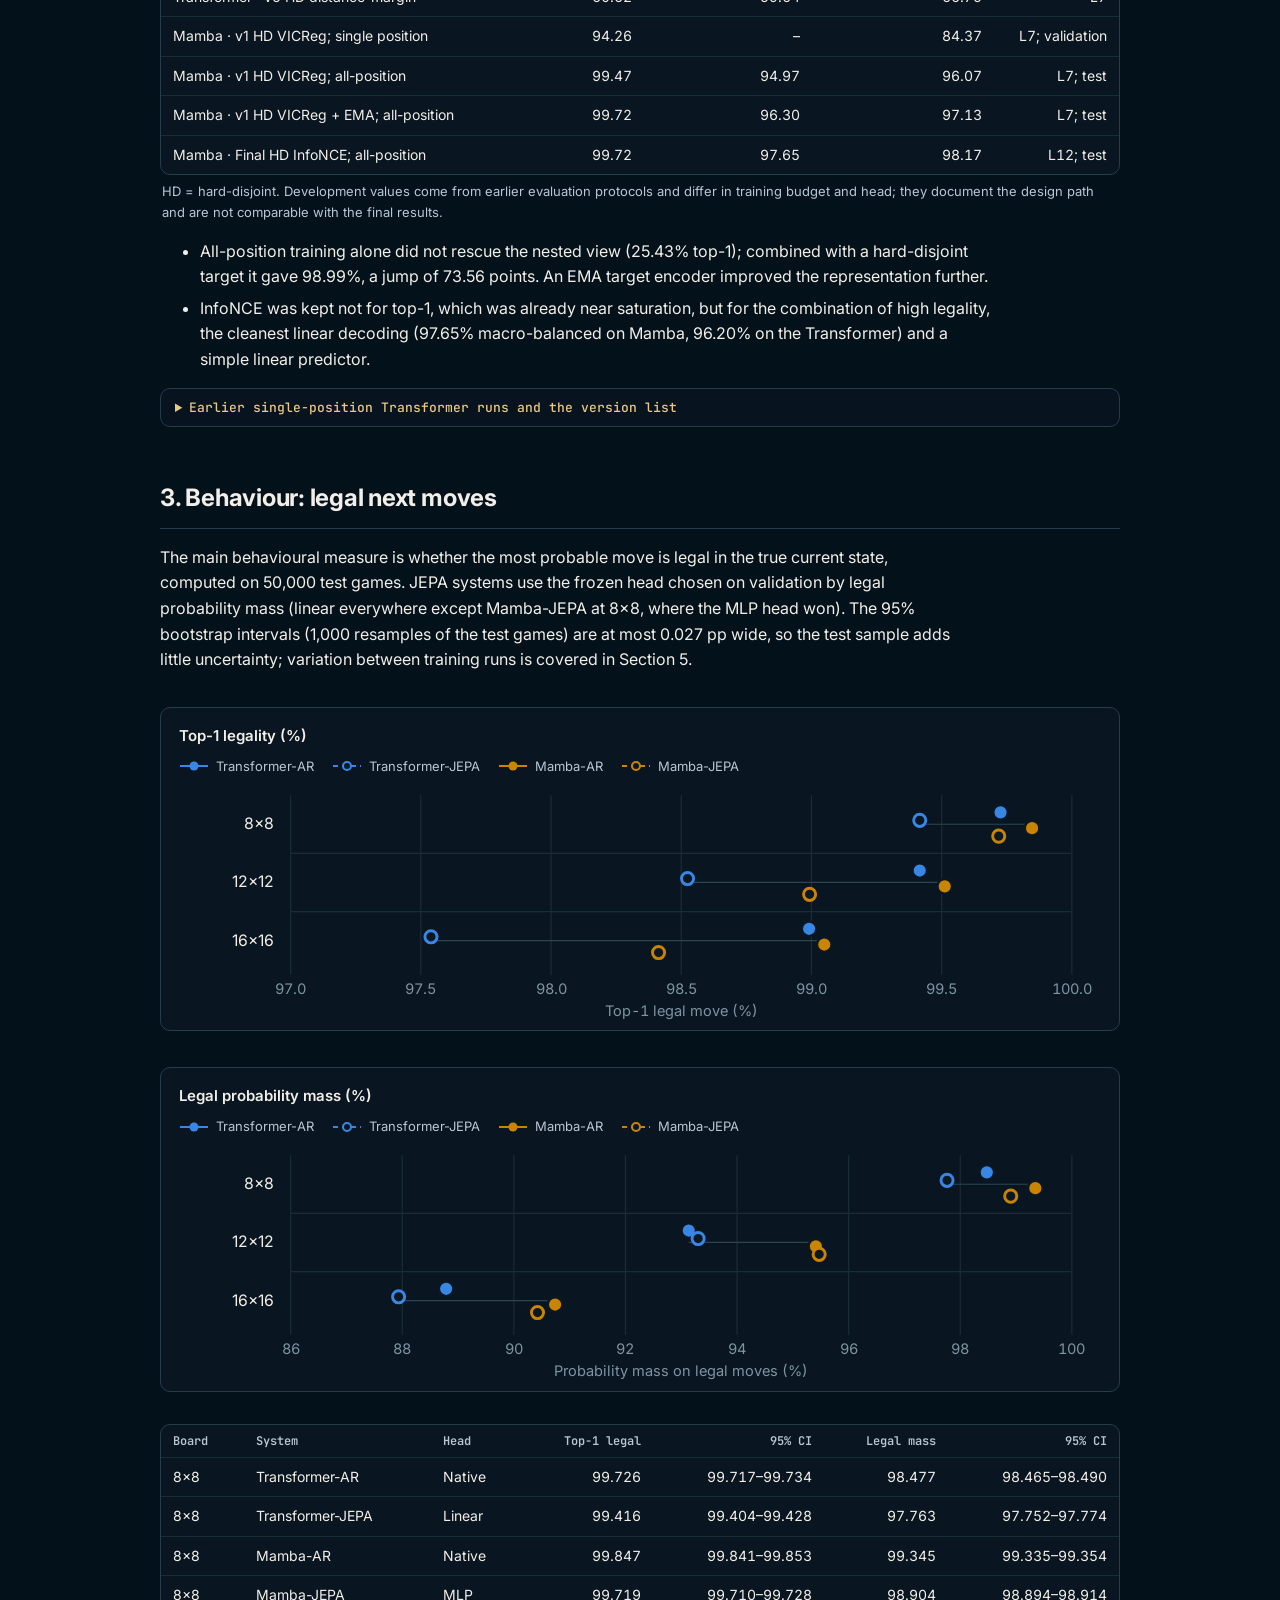
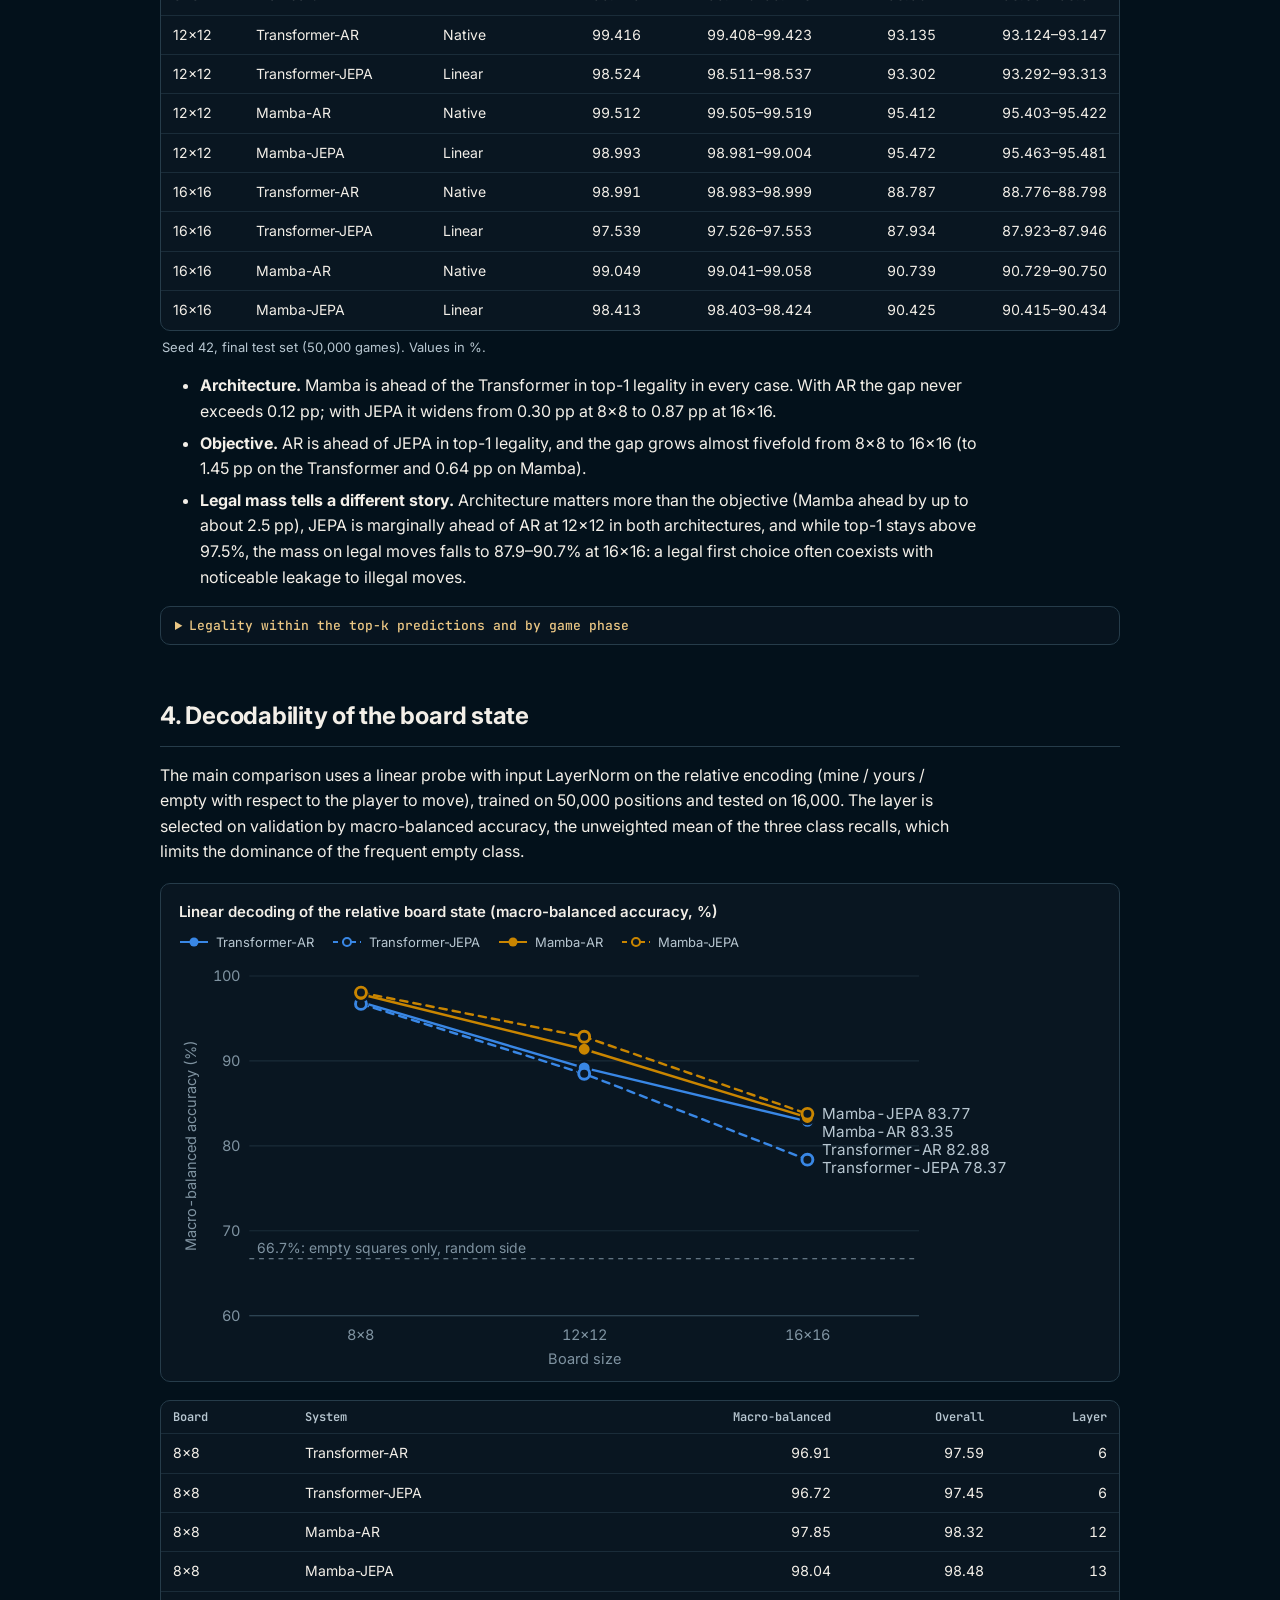
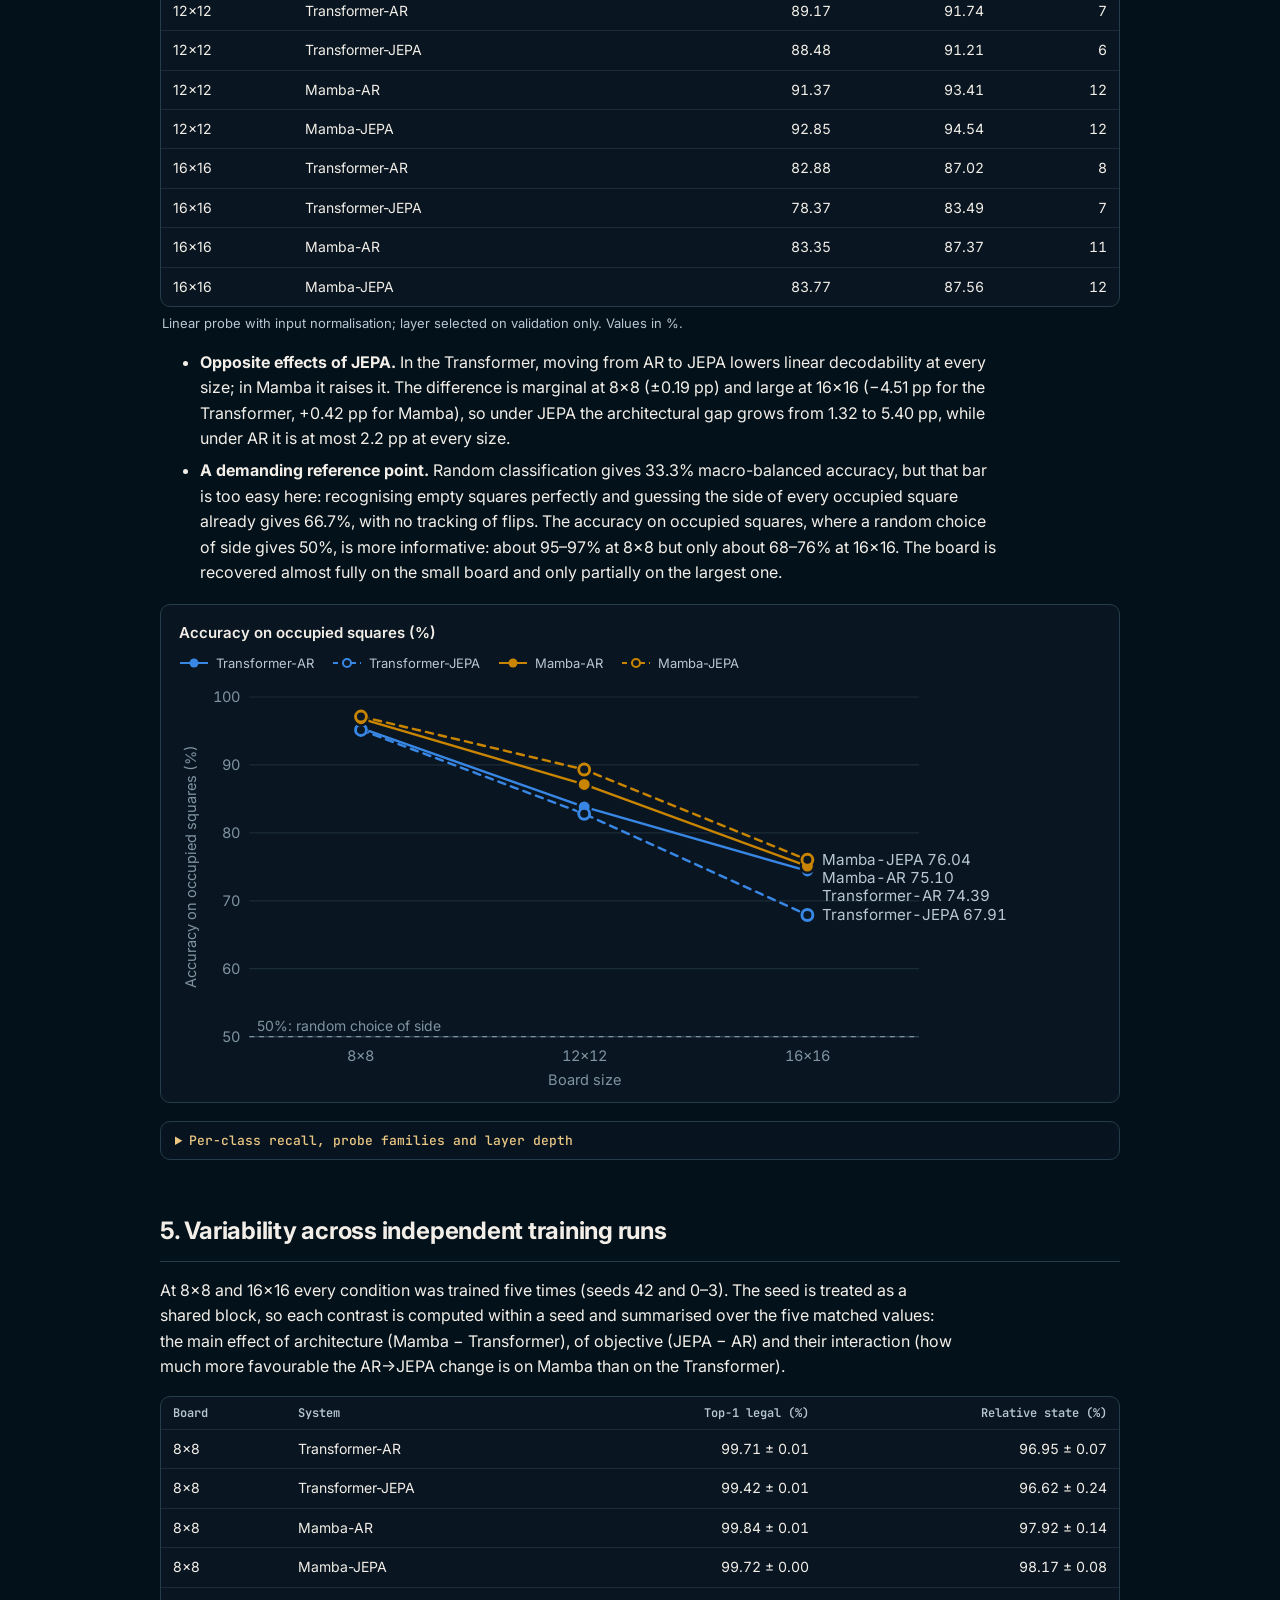
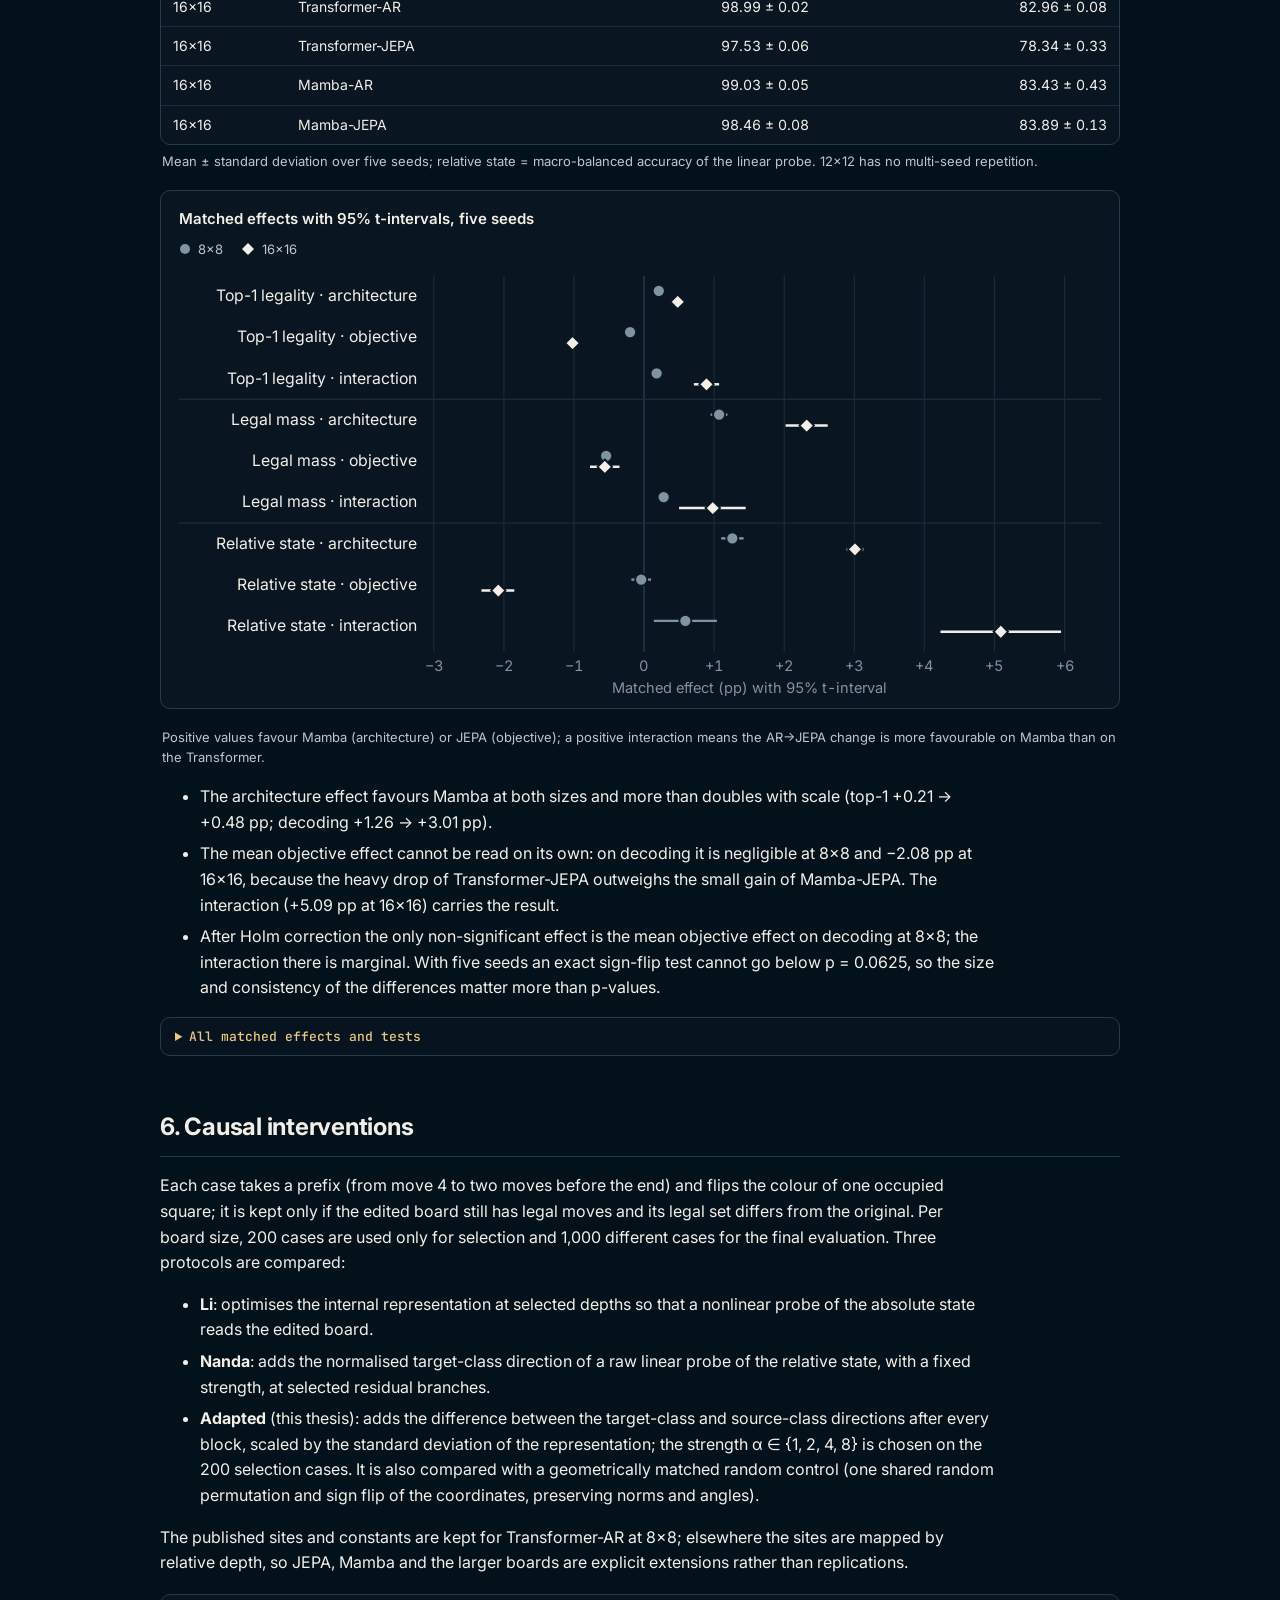
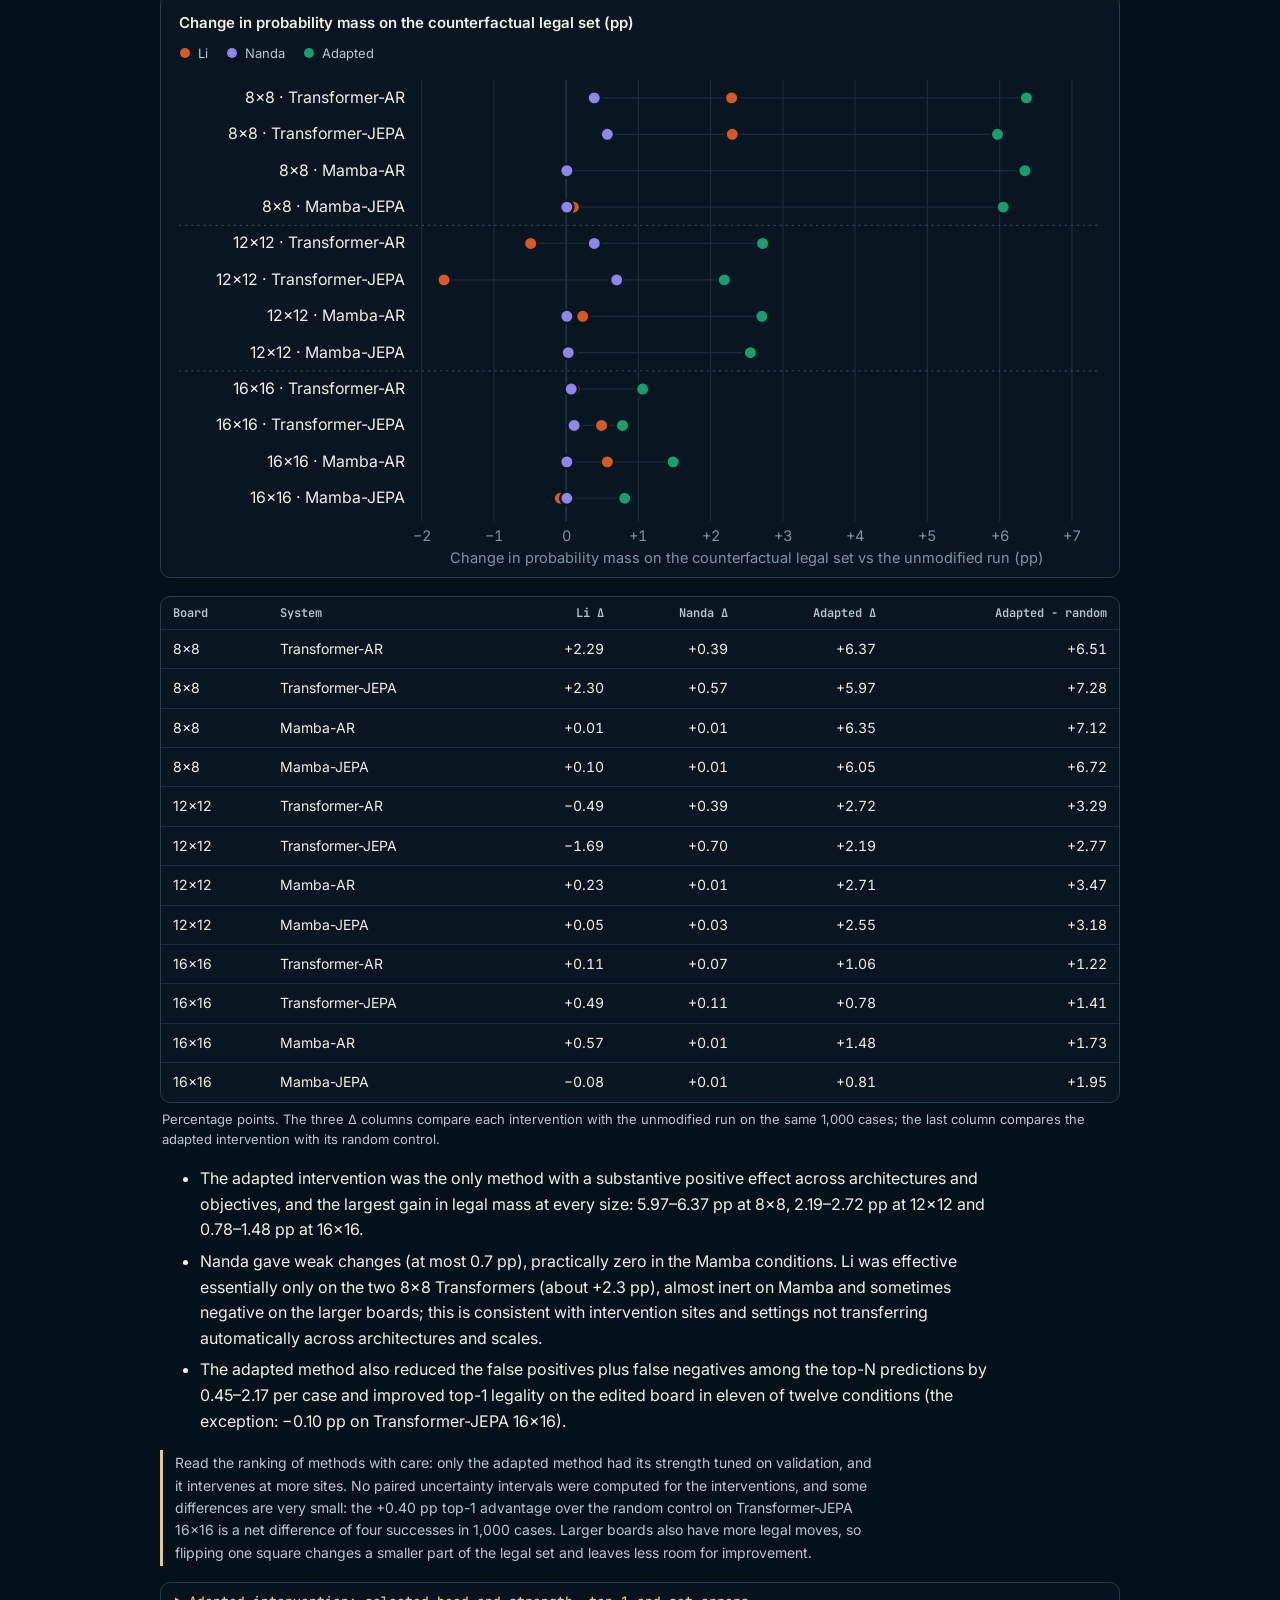
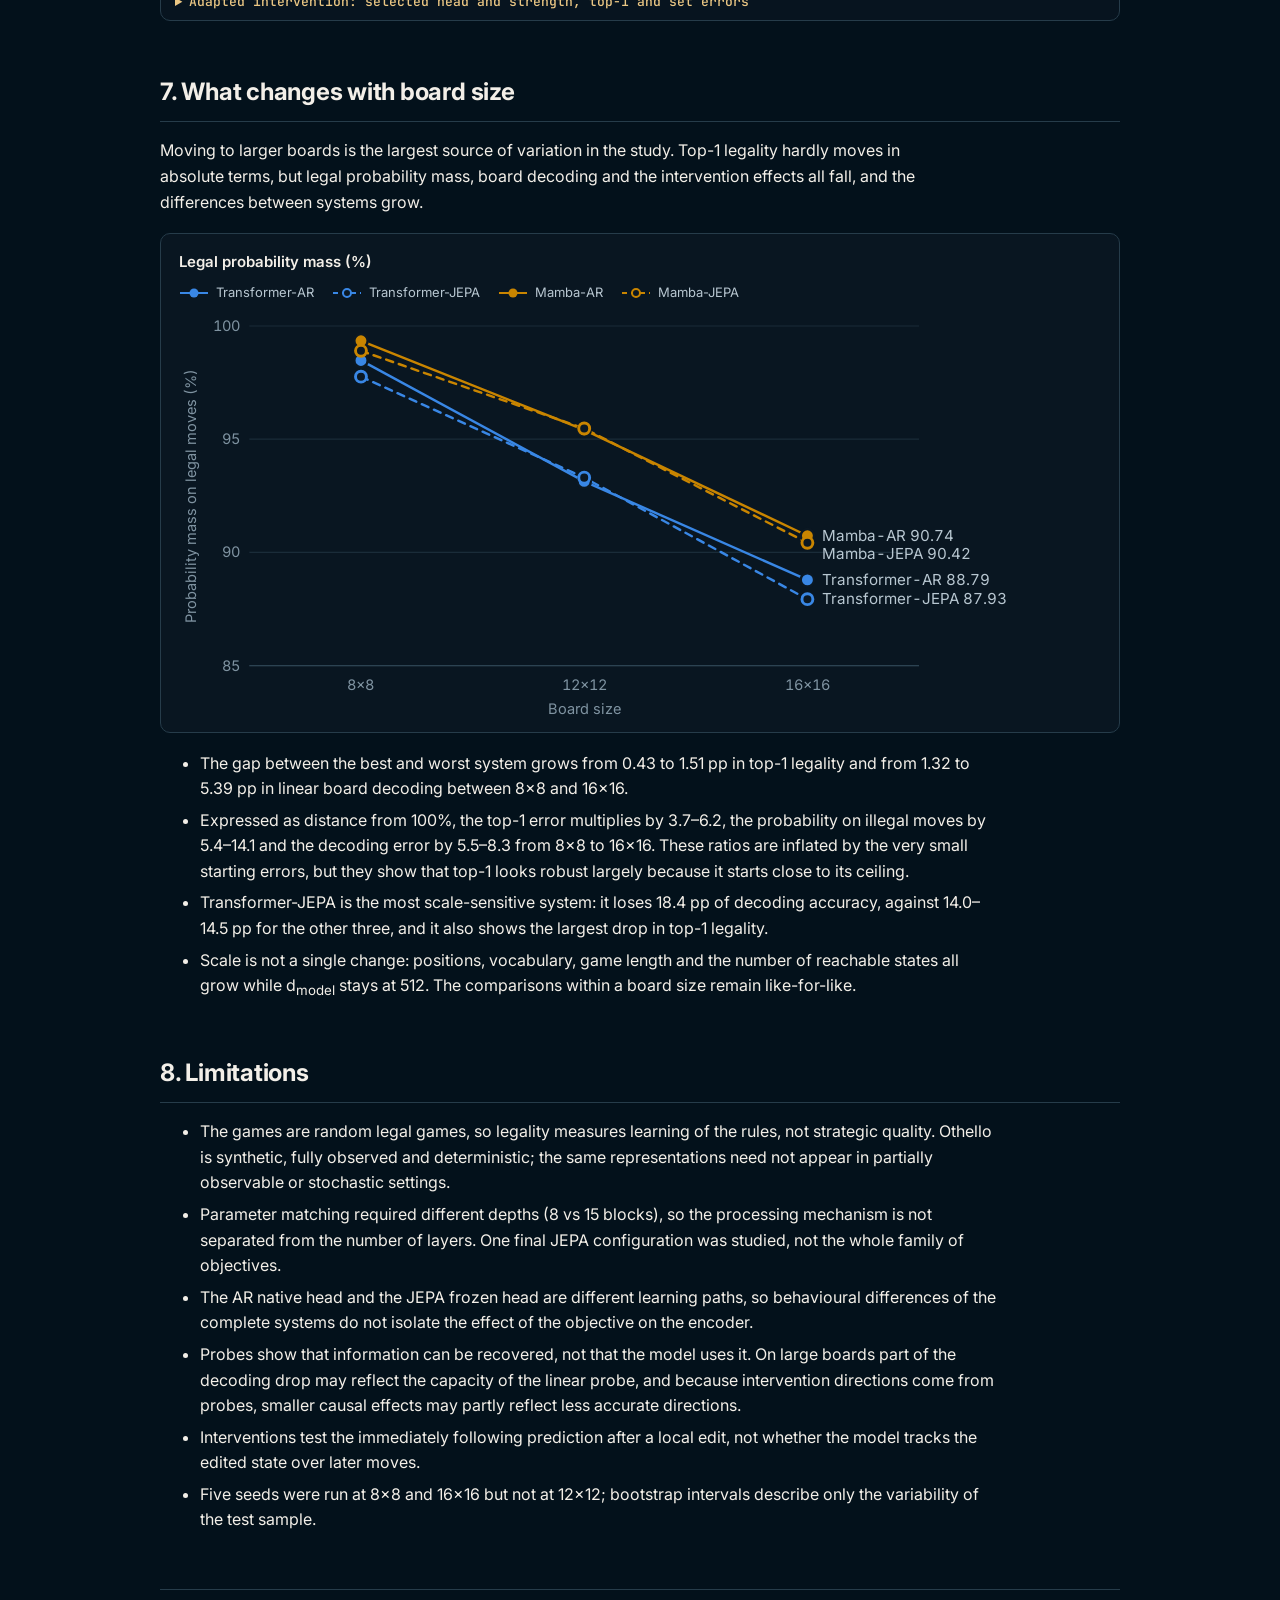
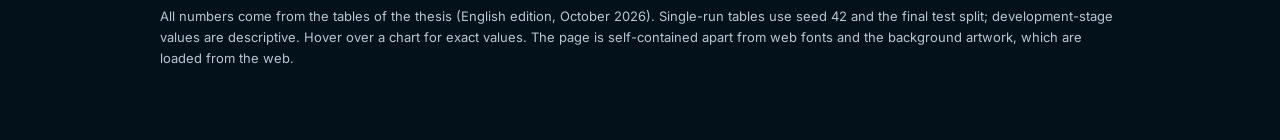
<file: thesis-report.html>
<!DOCTYPE html>
<html lang="en"><head><meta charset="utf-8">
<meta name="viewport" content="width=device-width, initial-scale=1">
<title>Thesis results report · C. Lazaridis Patsalias</title>
<meta name="description" content="Results report for the MSc thesis 'The Emergence of Internal Representations in Sequence Models: Comparison of Architectures and Training Objectives'.">
<meta name="theme-color" content="#03101a">
<link rel="preconnect" href="https://fonts.googleapis.com"><link rel="preconnect" href="https://fonts.gstatic.com" crossorigin><link href="https://fonts.googleapis.com/css2?family=Inter:wght@400;500;600;700&family=JetBrains+Mono:wght@400;500;600&display=swap" rel="stylesheet">
<style>
:root{color-scheme:dark;
--bg:#03111b;--card:#0b1823;--wash:#13232f;--ink:#f3efe8;--ink2:#b8c7d1;--muted:#7f93a1;
--grid:#1a2c39;--axis:#2c4352;--border:#263c4a;--gold:#ebc784;--link:#90cde0;
--t:#3987e5;--m:#c98500;--li:#d95926;--na:#9085e9;--ad:#199e70;--sel:#16314a;
--sans:Inter,system-ui,-apple-system,"Segoe UI",sans-serif;--mono:"JetBrains Mono",ui-monospace,Consolas,monospace}
*{box-sizing:border-box}
html{scroll-behavior:smooth;scroll-padding-top:5rem}
body{margin:0;background:var(--bg);color:var(--ink);font:16px/1.6 var(--sans);-webkit-font-smoothing:antialiased}
.site-art{position:fixed;inset:0;z-index:-1;overflow:hidden;pointer-events:none;background:var(--bg)}
.site-art::before{content:"";position:absolute;inset:0;background:url("https://clazaridis.com/assets/personal-site-bg-Du2AYjH2.webp") center top/cover no-repeat;opacity:.65}
.site-art::after{content:"";position:absolute;inset:0;width:min(100%,75rem);margin-inline:auto;
background:linear-gradient(90deg,transparent,rgba(3,17,27,.94) 9%,rgba(3,17,27,.96) 50%,rgba(3,17,27,.94) 91%,transparent)}
@media (max-width:639px){.site-art::after{background:rgba(3,17,27,.92)}}
a{color:var(--link);text-underline-offset:2px}
code{font:13px/1.4 var(--mono);background:var(--wash);padding:1px 5px;border-radius:4px;color:var(--ink)}
.topbar{position:sticky;top:0;z-index:20;background:rgba(3,17,27,.82);backdrop-filter:blur(10px);-webkit-backdrop-filter:blur(10px);border-bottom:1px solid rgba(38,60,74,.6)}
.topbar .in{display:flex;align-items:center;justify-content:space-between;gap:16px;height:56px;padding:0 20px;margin:0 auto}
.brand{font:500 14px var(--mono);color:var(--ink);text-decoration:none;letter-spacing:-.01em}
.brand span{color:var(--gold)}
.toplinks{display:flex;gap:18px;font:13px var(--mono)}
.toplinks a{color:var(--ink2);text-decoration:none}.toplinks a:hover,.toplinks a[aria-current]{color:var(--gold)}
.eyebrow{font:500 13px/1.5 var(--mono);color:var(--gold);letter-spacing:.01em;margin:0 0 10px}
.legend{display:flex;flex-wrap:wrap;gap:4px 18px;font-size:13px;color:var(--ink2);margin:0 0 6px}
.legend .k{display:inline-flex;align-items:center;gap:7px;white-space:nowrap;flex:none}
.legend svg{display:inline-block;vertical-align:middle}
svg text{font-family:var(--sans);font-size:12.5px;fill:var(--ink2)}
svg .rowlab{fill:var(--ink);font-size:13px}
svg .tick{fill:var(--muted);font-variant-numeric:tabular-nums;font-size:12px}
svg .val{fill:var(--ink2);font-variant-numeric:tabular-nums}
svg .grid{stroke:var(--grid);stroke-width:1}
svg .axis{stroke:var(--axis);stroke-width:1}
svg .ref{stroke:var(--muted);stroke-width:1;stroke-dasharray:4 4}
svg .reflab{fill:var(--muted);font-size:11.5px}
svg .ln{fill:none;stroke-width:2;stroke-linejoin:round;stroke-linecap:round}
svg .hit{fill:transparent}
svg .hit:hover{fill:#fff;fill-opacity:.04}
#tip{position:fixed;z-index:50;pointer-events:none;background:var(--ink);color:#0b1823;font:12.5px/1.45 var(--sans);
padding:7px 10px;border-radius:6px;max-width:330px;display:none;white-space:pre-line;box-shadow:0 6px 24px rgba(0,0,0,.35)}
.num{text-align:right;font-variant-numeric:tabular-nums;white-space:nowrap}
.note{font-size:14px;color:var(--ink2);border-left:3px solid var(--gold);padding:2px 0 2px 12px;margin:14px 0}

.wrap{max-width:1000px;margin:0 auto;padding:36px 20px 72px}
header.hero h1{font-size:34px;line-height:1.18;margin:0 0 12px;font-weight:700;letter-spacing:-.02em;text-wrap:balance}
header.hero .sub{margin:0 0 6px;color:var(--ink2);font-size:17px}
header.hero .meta{margin:0;color:var(--ink2);font-size:14px}
header.hero .actions{display:flex;flex-wrap:wrap;gap:10px;margin-top:18px}
.btn{display:inline-flex;align-items:center;gap:8px;font:500 13px var(--mono);padding:9px 14px;border-radius:8px;text-decoration:none;border:1px solid var(--border);color:var(--ink);background:rgba(11,24,35,.7)}
.btn.primary{background:var(--gold);color:#03111b;border-color:var(--gold)}
nav.toc{margin:26px 0 8px;padding:12px 16px;background:rgba(11,24,35,.82);border:1px solid var(--border);border-radius:10px;font:13px var(--mono)}
nav.toc a{display:inline-block;margin:3px 16px 3px 0;text-decoration:none;color:var(--ink2)}nav.toc a:hover{color:var(--gold)}
section{margin-top:52px}
h2{font-size:24px;letter-spacing:-.01em;margin:0 0 14px;padding-bottom:10px;border-bottom:1px solid var(--border)}
h3{font-size:17px;margin:28px 0 8px}
h4{font-size:15px;margin:0 0 8px;font-weight:600}
p,li{max-width:80ch}
ul li{margin-bottom:6px}
.tiles{display:grid;grid-template-columns:repeat(auto-fit,minmax(210px,1fr));gap:12px;margin:22px 0}
.tile{background:rgba(11,24,35,.9);border:1px solid var(--border);border-radius:10px;padding:14px 16px}
.tl{font:12px/1.4 var(--mono);color:var(--gold);text-transform:none}
.tv{font-size:26px;font-weight:700;line-height:1.3;margin-top:4px}
.ts{font-size:13px;color:var(--ink2);line-height:1.45}
.tw{overflow-x:auto;margin:14px 0 6px;background:rgba(11,24,35,.9);border:1px solid var(--border);border-radius:10px}
table{border-collapse:collapse;width:100%;font-size:14px}
th,td{padding:8px 12px;text-align:left;border-bottom:1px solid var(--grid);vertical-align:top}
tbody tr:last-child td{border-bottom:0}
tbody tr:hover td{background:rgba(255,255,255,.025)}
th{font:600 12px var(--mono);color:var(--ink2);white-space:nowrap}
td.hc{color:var(--ink);font-weight:600}
.cap{font-size:13px;color:var(--ink2);margin:6px 2px 0;max-width:none}
figure.chart{margin:18px 0;background:rgba(11,24,35,.9);border:1px solid var(--border);border-radius:10px;padding:16px 18px 10px}
figure.chart h4{font-size:15px}
figure.chart{overflow-x:auto}
figure.chart svg.ch{display:block;width:100%;height:auto;min-width:600px}
figure.chart.wide svg.ch{max-width:820px;margin:0 auto}
.g2{display:grid;grid-template-columns:1fr;gap:0 16px}
.two{display:grid;grid-template-columns:repeat(auto-fit,minmax(280px,1fr));gap:12px;margin:16px 0}
.box{background:rgba(11,24,35,.9);border:1px solid var(--border);border-radius:10px;padding:14px 16px}
.box p{margin:0;font-size:15px;color:var(--ink2)}
details{margin:16px 0;background:rgba(11,24,35,.6);border:1px solid var(--border);border-radius:10px;padding:10px 14px}
details summary{cursor:pointer;font:500 13px var(--mono);color:var(--gold)}
details[open] summary{margin-bottom:6px}
footer{margin-top:56px;padding-top:16px;border-top:1px solid var(--border);font-size:13px;color:var(--ink2)}
@media (max-width:640px){header.hero h1{font-size:27px}.tv{font-size:24px}section{margin-top:40px}}

@media print{:root{color-scheme:light;--bg:#fff;--card:#fff;--wash:#f3f3f3;--ink:#111;--ink2:#333;--muted:#666;--grid:#ddd;--axis:#bbb;--border:#ccc;--gold:#7a5410;--link:#14507a}
.site-art,.topbar,nav.toc,.bar,#tip{display:none!important}body{background:#fff}}
</style></head>
<body>
<div class="site-art" aria-hidden="true"></div>
<div class="topbar"><div class="in" style="max-width:1000px"><a class="brand" href="https://clazaridis.com">c.lazaridis<span>.research</span></a>
<div class="toplinks"><a href="https://clazaridis.com">Home</a><a href="thesis-report.html" aria-current="page">Report</a><a href="thesis-dashboard.html">Dashboard</a></div></div></div>
<div class="wrap">
<header class="hero">
<p class="eyebrow">MSc dissertation · results report</p>
<h1>The Emergence of Internal Representations in Sequence Models</h1>
<p class="sub">Comparison of Architectures and Training Objectives</p>
<p class="meta">Charalampos Lazaridis Patsalias · MSc Artificial Intelligence, Aegean College / University of Essex · Supervisor: Athanasios Chasapis · October 2026</p>
<div class="actions"><a class="btn primary" href="thesis-dashboard.html">Open the interactive dashboard →</a><a class="btn" href="https://clazaridis.com">clazaridis.com</a></div>
</header>
<nav class="toc" aria-label="Sections"><a href="#summary">Summary</a><a href="#design">1. Design</a><a href="#jepa">2. Building JEPA</a><a href="#behaviour">3. Behaviour</a><a href="#decoding">4. Decodability</a><a href="#seeds">5. Seeds</a><a href="#causal">6. Causal use</a><a href="#scale">7. Scale</a><a href="#limits">8. Limitations</a></nav>

<section id="summary">
<h2>Summary</h2>
<p>Can a sequence model form a world model of an environment it never observes directly? In Othello, models trained only on
sequences of legal moves, with no supervision of the board, have been shown to develop representations from which the board
state can be read out. This thesis asks whether that finding holds beyond a single Transformer trained on next-move prediction.
It crosses two architectures (Transformer and Mamba) with two training objectives (autoregressive and JEPA-like) on
8×8, 12×12 and 16×16 boards: twelve conditions with shared data, parameter counts matched to within 0.86% and one evaluation
protocol. Every model is examined at three levels: behaviour, decodability of the board state, and causal use of the
represented state.</p>
<div class="tiles">
  <div class="tile"><div class="tl">Experimental conditions</div><div class="tv">12</div><div class="ts">2 architectures × 2 objectives × 3 board sizes, ≈20 million training games each</div></div>
  <div class="tile"><div class="tl">Architecture × objective interaction</div><div class="tv">+5.09 pp</div><div class="ts">linear board decoding at 16×16 (95% t-CI +4.23 to +5.95, five seeds); +0.59 pp at 8×8</div></div>
  <div class="tile"><div class="tl">Best–worst decoding gap</div><div class="tv">1.32 → 5.39 pp</div><div class="ts">from 8×8 to 16×16, while top-1 legality stays above 97.5% everywhere</div></div>
  <div class="tile"><div class="tl">Adapted intervention</div><div class="tv">12 / 12</div><div class="ts">conditions with a rise in counterfactual legal mass, each above a geometry-matched random control</div></div>
</div>
<h3>Main findings</h3>
<ul>
  <li><b>No universal winner.</b> Mamba-AR has the highest top-1 legality at every board size; Mamba-JEPA has the highest
      linear decodability of the relative board state at every board size.</li>
  <li><b>The objective's effect depends on the architecture.</b> Moving from AR to JEPA raises Mamba's macro-balanced decoding
      (+0.19, +1.48 and +0.42 pp at 8×8, 12×12 and 16×16) and lowers the Transformer's (−0.19, −0.69 and −4.51 pp).
      Over five independent seeds the interaction grows from +0.59 pp at 8×8 to +5.09 pp at 16×16.</li>
  <li><b>JEPA stays close to AR in behaviour.</b> Without an additional cross-entropy term over the move vocabulary during
      encoder training, the JEPA systems reach top-1 legality within 1.45 pp of AR through a head fitted afterwards on the
      frozen encoder.</li>
  <li><b>Scale exposes what 8×8 hides.</b> Top-1 legality is nearly saturated, but legal probability mass and board decoding
      fall sharply on the larger boards, and the differences between systems widen.</li>
  <li><b>Part of the represented state is used.</b> The adapted intervention raised the probability mass on the counterfactual
      board's legal moves in all twelve conditions (5.97–6.37 pp at 8×8, 0.78–1.48 pp at 16×16) and outperformed a geometrically
      matched random control; the effect weakens as the board grows.</li>
</ul>
</section>
<section id="design">
<h2>1. Task, design and protocol</h2>
<p>Each game is given to the model only as a sequence of square tokens. The board, the rules and the meaning of the tokens are never
shown. Because the true state can be reconstructed exactly from the moves, every claim about what a model has represented can be
checked against a known reference. Forced passes are not tokens; they follow from the absence of a legal move.</p>
<figure class="chart wide"><svg class="ch" viewBox="0 0 692 250" role="img" aria-label="Othello: start position, Black plays c4 and flips d4, White then has three legal moves"><text x="106.0" y="14" text-anchor="middle" class="rowlab" font-weight="600">1. Start position</text><rect x="18" y="26" width="176" height="176" rx="4" fill="#1d5a45"/><line x1="18" y1="26" x2="18" y2="202" stroke="#0f3a2c" stroke-width="1"/><line x1="18" y1="26" x2="194" y2="26" stroke="#0f3a2c" stroke-width="1"/><line x1="40" y1="26" x2="40" y2="202" stroke="#0f3a2c" stroke-width="1"/><line x1="18" y1="48" x2="194" y2="48" stroke="#0f3a2c" stroke-width="1"/><line x1="62" y1="26" x2="62" y2="202" stroke="#0f3a2c" stroke-width="1"/><line x1="18" y1="70" x2="194" y2="70" stroke="#0f3a2c" stroke-width="1"/><line x1="84" y1="26" x2="84" y2="202" stroke="#0f3a2c" stroke-width="1"/><line x1="18" y1="92" x2="194" y2="92" stroke="#0f3a2c" stroke-width="1"/><line x1="106" y1="26" x2="106" y2="202" stroke="#0f3a2c" stroke-width="1"/><line x1="18" y1="114" x2="194" y2="114" stroke="#0f3a2c" stroke-width="1"/><line x1="128" y1="26" x2="128" y2="202" stroke="#0f3a2c" stroke-width="1"/><line x1="18" y1="136" x2="194" y2="136" stroke="#0f3a2c" stroke-width="1"/><line x1="150" y1="26" x2="150" y2="202" stroke="#0f3a2c" stroke-width="1"/><line x1="18" y1="158" x2="194" y2="158" stroke="#0f3a2c" stroke-width="1"/><line x1="172" y1="26" x2="172" y2="202" stroke="#0f3a2c" stroke-width="1"/><line x1="18" y1="180" x2="194" y2="180" stroke="#0f3a2c" stroke-width="1"/><line x1="194" y1="26" x2="194" y2="202" stroke="#0f3a2c" stroke-width="1"/><line x1="18" y1="202" x2="194" y2="202" stroke="#0f3a2c" stroke-width="1"/><text class="tick" x="29.0" y="215" text-anchor="middle" font-size="10">a</text><text class="tick" x="11" y="40.5" text-anchor="middle" font-size="10">1</text><text class="tick" x="51.0" y="215" text-anchor="middle" font-size="10">b</text><text class="tick" x="11" y="62.5" text-anchor="middle" font-size="10">2</text><text class="tick" x="73.0" y="215" text-anchor="middle" font-size="10">c</text><text class="tick" x="11" y="84.5" text-anchor="middle" font-size="10">3</text><text class="tick" x="95.0" y="215" text-anchor="middle" font-size="10">d</text><text class="tick" x="11" y="106.5" text-anchor="middle" font-size="10">4</text><text class="tick" x="117.0" y="215" text-anchor="middle" font-size="10">e</text><text class="tick" x="11" y="128.5" text-anchor="middle" font-size="10">5</text><text class="tick" x="139.0" y="215" text-anchor="middle" font-size="10">f</text><text class="tick" x="11" y="150.5" text-anchor="middle" font-size="10">6</text><text class="tick" x="161.0" y="215" text-anchor="middle" font-size="10">g</text><text class="tick" x="11" y="172.5" text-anchor="middle" font-size="10">7</text><text class="tick" x="183.0" y="215" text-anchor="middle" font-size="10">h</text><text class="tick" x="11" y="194.5" text-anchor="middle" font-size="10">8</text><circle cx="95.0" cy="103.0" r="8.36" fill="#f3efe8" stroke="#0f3a2c" stroke-width="1"/><circle cx="117.0" cy="103.0" r="8.36" fill="#0b0b0b" stroke="#0f3a2c" stroke-width="1"/><circle cx="95.0" cy="125.0" r="8.36" fill="#0b0b0b" stroke="#0f3a2c" stroke-width="1"/><circle cx="117.0" cy="125.0" r="8.36" fill="#f3efe8" stroke="#0f3a2c" stroke-width="1"/><circle cx="95.0" cy="81.0" r="3.6" fill="#ebc784"/><circle cx="73.0" cy="103.0" r="3.6" fill="#ebc784"/><circle cx="139.0" cy="125.0" r="3.6" fill="#ebc784"/><circle cx="117.0" cy="147.0" r="3.6" fill="#ebc784"/><text x="106.0" y="232" text-anchor="middle" font-size="11.5">Gold dots: Black&#x27;s four</text><text x="106.0" y="247" text-anchor="middle" font-size="11.5">legal moves</text><path d="M212.0,114.0H238.0" stroke="var(--muted)" stroke-width="1.5" marker-end="url(#arr)"/><text x="346.0" y="14" text-anchor="middle" class="rowlab" font-weight="600">2. Black plays c4</text><rect x="258" y="26" width="176" height="176" rx="4" fill="#1d5a45"/><line x1="258" y1="26" x2="258" y2="202" stroke="#0f3a2c" stroke-width="1"/><line x1="258" y1="26" x2="434" y2="26" stroke="#0f3a2c" stroke-width="1"/><line x1="280" y1="26" x2="280" y2="202" stroke="#0f3a2c" stroke-width="1"/><line x1="258" y1="48" x2="434" y2="48" stroke="#0f3a2c" stroke-width="1"/><line x1="302" y1="26" x2="302" y2="202" stroke="#0f3a2c" stroke-width="1"/><line x1="258" y1="70" x2="434" y2="70" stroke="#0f3a2c" stroke-width="1"/><line x1="324" y1="26" x2="324" y2="202" stroke="#0f3a2c" stroke-width="1"/><line x1="258" y1="92" x2="434" y2="92" stroke="#0f3a2c" stroke-width="1"/><line x1="346" y1="26" x2="346" y2="202" stroke="#0f3a2c" stroke-width="1"/><line x1="258" y1="114" x2="434" y2="114" stroke="#0f3a2c" stroke-width="1"/><line x1="368" y1="26" x2="368" y2="202" stroke="#0f3a2c" stroke-width="1"/><line x1="258" y1="136" x2="434" y2="136" stroke="#0f3a2c" stroke-width="1"/><line x1="390" y1="26" x2="390" y2="202" stroke="#0f3a2c" stroke-width="1"/><line x1="258" y1="158" x2="434" y2="158" stroke="#0f3a2c" stroke-width="1"/><line x1="412" y1="26" x2="412" y2="202" stroke="#0f3a2c" stroke-width="1"/><line x1="258" y1="180" x2="434" y2="180" stroke="#0f3a2c" stroke-width="1"/><line x1="434" y1="26" x2="434" y2="202" stroke="#0f3a2c" stroke-width="1"/><line x1="258" y1="202" x2="434" y2="202" stroke="#0f3a2c" stroke-width="1"/><text class="tick" x="269.0" y="215" text-anchor="middle" font-size="10">a</text><text class="tick" x="251" y="40.5" text-anchor="middle" font-size="10">1</text><text class="tick" x="291.0" y="215" text-anchor="middle" font-size="10">b</text><text class="tick" x="251" y="62.5" text-anchor="middle" font-size="10">2</text><text class="tick" x="313.0" y="215" text-anchor="middle" font-size="10">c</text><text class="tick" x="251" y="84.5" text-anchor="middle" font-size="10">3</text><text class="tick" x="335.0" y="215" text-anchor="middle" font-size="10">d</text><text class="tick" x="251" y="106.5" text-anchor="middle" font-size="10">4</text><text class="tick" x="357.0" y="215" text-anchor="middle" font-size="10">e</text><text class="tick" x="251" y="128.5" text-anchor="middle" font-size="10">5</text><text class="tick" x="379.0" y="215" text-anchor="middle" font-size="10">f</text><text class="tick" x="251" y="150.5" text-anchor="middle" font-size="10">6</text><text class="tick" x="401.0" y="215" text-anchor="middle" font-size="10">g</text><text class="tick" x="251" y="172.5" text-anchor="middle" font-size="10">7</text><text class="tick" x="423.0" y="215" text-anchor="middle" font-size="10">h</text><text class="tick" x="251" y="194.5" text-anchor="middle" font-size="10">8</text><circle cx="313.0" cy="103.0" r="8.36" fill="#0b0b0b" stroke="#ebc784" stroke-width="2.5"/><circle cx="335.0" cy="103.0" r="8.36" fill="#0b0b0b" stroke="#ebc784" stroke-width="2.5"/><circle cx="357.0" cy="103.0" r="8.36" fill="#0b0b0b" stroke="#0f3a2c" stroke-width="1"/><circle cx="335.0" cy="125.0" r="8.36" fill="#0b0b0b" stroke="#0f3a2c" stroke-width="1"/><circle cx="357.0" cy="125.0" r="8.36" fill="#f3efe8" stroke="#0f3a2c" stroke-width="1"/><text x="346.0" y="232" text-anchor="middle" font-size="11.5">c4 encloses d4,</text><text x="346.0" y="247" text-anchor="middle" font-size="11.5">which flips to black</text><path d="M452.0,114.0H478.0" stroke="var(--muted)" stroke-width="1.5" marker-end="url(#arr)"/><text x="586.0" y="14" text-anchor="middle" class="rowlab" font-weight="600">3. White to move</text><rect x="498" y="26" width="176" height="176" rx="4" fill="#1d5a45"/><line x1="498" y1="26" x2="498" y2="202" stroke="#0f3a2c" stroke-width="1"/><line x1="498" y1="26" x2="674" y2="26" stroke="#0f3a2c" stroke-width="1"/><line x1="520" y1="26" x2="520" y2="202" stroke="#0f3a2c" stroke-width="1"/><line x1="498" y1="48" x2="674" y2="48" stroke="#0f3a2c" stroke-width="1"/><line x1="542" y1="26" x2="542" y2="202" stroke="#0f3a2c" stroke-width="1"/><line x1="498" y1="70" x2="674" y2="70" stroke="#0f3a2c" stroke-width="1"/><line x1="564" y1="26" x2="564" y2="202" stroke="#0f3a2c" stroke-width="1"/><line x1="498" y1="92" x2="674" y2="92" stroke="#0f3a2c" stroke-width="1"/><line x1="586" y1="26" x2="586" y2="202" stroke="#0f3a2c" stroke-width="1"/><line x1="498" y1="114" x2="674" y2="114" stroke="#0f3a2c" stroke-width="1"/><line x1="608" y1="26" x2="608" y2="202" stroke="#0f3a2c" stroke-width="1"/><line x1="498" y1="136" x2="674" y2="136" stroke="#0f3a2c" stroke-width="1"/><line x1="630" y1="26" x2="630" y2="202" stroke="#0f3a2c" stroke-width="1"/><line x1="498" y1="158" x2="674" y2="158" stroke="#0f3a2c" stroke-width="1"/><line x1="652" y1="26" x2="652" y2="202" stroke="#0f3a2c" stroke-width="1"/><line x1="498" y1="180" x2="674" y2="180" stroke="#0f3a2c" stroke-width="1"/><line x1="674" y1="26" x2="674" y2="202" stroke="#0f3a2c" stroke-width="1"/><line x1="498" y1="202" x2="674" y2="202" stroke="#0f3a2c" stroke-width="1"/><text class="tick" x="509.0" y="215" text-anchor="middle" font-size="10">a</text><text class="tick" x="491" y="40.5" text-anchor="middle" font-size="10">1</text><text class="tick" x="531.0" y="215" text-anchor="middle" font-size="10">b</text><text class="tick" x="491" y="62.5" text-anchor="middle" font-size="10">2</text><text class="tick" x="553.0" y="215" text-anchor="middle" font-size="10">c</text><text class="tick" x="491" y="84.5" text-anchor="middle" font-size="10">3</text><text class="tick" x="575.0" y="215" text-anchor="middle" font-size="10">d</text><text class="tick" x="491" y="106.5" text-anchor="middle" font-size="10">4</text><text class="tick" x="597.0" y="215" text-anchor="middle" font-size="10">e</text><text class="tick" x="491" y="128.5" text-anchor="middle" font-size="10">5</text><text class="tick" x="619.0" y="215" text-anchor="middle" font-size="10">f</text><text class="tick" x="491" y="150.5" text-anchor="middle" font-size="10">6</text><text class="tick" x="641.0" y="215" text-anchor="middle" font-size="10">g</text><text class="tick" x="491" y="172.5" text-anchor="middle" font-size="10">7</text><text class="tick" x="663.0" y="215" text-anchor="middle" font-size="10">h</text><text class="tick" x="491" y="194.5" text-anchor="middle" font-size="10">8</text><circle cx="553.0" cy="103.0" r="8.36" fill="#0b0b0b" stroke="#0f3a2c" stroke-width="1"/><circle cx="575.0" cy="103.0" r="8.36" fill="#0b0b0b" stroke="#0f3a2c" stroke-width="1"/><circle cx="597.0" cy="103.0" r="8.36" fill="#0b0b0b" stroke="#0f3a2c" stroke-width="1"/><circle cx="575.0" cy="125.0" r="8.36" fill="#0b0b0b" stroke="#0f3a2c" stroke-width="1"/><circle cx="597.0" cy="125.0" r="8.36" fill="#f3efe8" stroke="#0f3a2c" stroke-width="1"/><circle cx="553.0" cy="81.0" r="3.6" fill="#ebc784"/><circle cx="597.0" cy="81.0" r="3.6" fill="#ebc784"/><circle cx="553.0" cy="125.0" r="3.6" fill="#ebc784"/><text x="586.0" y="232" text-anchor="middle" font-size="11.5">A different legal set</text><text x="586.0" y="247" text-anchor="middle" font-size="11.5">for White</text><defs><marker id="arr" viewBox="0 0 10 10" refX="8" refY="5" markerWidth="7" markerHeight="7" orient="auto"><path d="M0,0L10,5L0,10z" fill="var(--muted)"/></marker></defs></svg></figure>
<h3>Factorial design</h3>
<div class="tw"><table class=""><thead><tr><th>Factor</th><th>Levels</th></tr></thead><tbody><tr><td>Architecture</td><td>Transformer (causal self-attention) · Mamba (selective state space)</td></tr><tr><td>Training objective</td><td>Autoregressive (AR) · JEPA-like</td></tr><tr><td>Board size</td><td>8×8 · 12×12 · 16×16</td></tr></tbody></table></div>
<h3>Models</h3>
<p>Both families share d<sub>model</sub> = 512, learned token and positional embeddings, a final LayerNorm and a bias-free output
projection. Depth differs so that the two architectures have similar parameter counts.</p>
<div class="tw"><table class=""><thead><tr><th>Board</th><th class="num">Transformer (8 blocks, 8 heads, MLP 2,048)</th><th class="num">Mamba (15 blocks, d_state 16, expand 2)</th><th class="num">Mamba excess</th></tr></thead><tbody><tr><td>8×8</td><td class="num">25,312,768</td><td class="num">25,529,856</td><td class="num">0.858%</td></tr><tr><td>12×12</td><td class="num">25,435,648</td><td class="num">25,652,736</td><td class="num">0.854%</td></tr><tr><td>16×16</td><td class="num">25,607,680</td><td class="num">25,824,768</td><td class="num">0.848%</td></tr></tbody></table></div>
<h3>Data</h3>
<p>For every board size there are 238 shards of about 100,000 random but fully legal games, in which each move is drawn uniformly from
the legal set. The 8×8 corpus is the synthetic set released with Li et al.; the 12×12 and 16×16 corpora were generated
deterministically with the same procedure. The vocabulary has n² − 4 move tokens plus padding, and the longest games have 60, 140 and
252 moves. The shard split is fixed before any training or selection:</p>
<div class="tw"><table class=""><thead><tr><th>Role</th><th>Shards</th><th>Use</th></tr></thead><tbody><tr><td>Main-model training</td><td>0–199</td><td>One pass, ≈20 million games</td></tr><tr><td>Downstream training</td><td>200–219</td><td>Frozen heads and probes (may extend into 0–199)</td></tr><tr><td>Validation</td><td>220–228</td><td>Head, layer and intervention-strength selection</td></tr><tr><td>Final evaluation</td><td>229–237</td><td>All reported metrics</td></tr></tbody></table></div>
<h3>Training</h3>
<p>All twelve main runs use AdamW (learning rate 3·10⁻⁴, β = 0.9/0.95, weight decay 0.01), 1,000 warm-up steps followed by cosine decay
to 10%, batch size 256 (78,200 steps), gradient clipping at 1.0 and bf16, with seed 42. Seeds 0–3 add four further independent runs at
8×8 and 16×16. Training took about 54 GPU-hours in total on one NVIDIA RTX PRO 6000 (0.68 h for Transformer-AR at 8×8 up to
11.40 h for Mamba-JEPA at 16×16); evaluation ran separately on an NVIDIA L4.</p>
<div class="two">
 <div class="box"><h4>Autoregressive (AR)</h4><p>The encoder and its native output projection are trained jointly with cross-entropy
 on the next move, at every valid position of the shifted sequence.</p></div>
 <div class="box"><h4>JEPA-like</h4><p>A context encoder reads the prefix; a linear predictor (512→512) predicts the representation of the
 next move, which is produced by an EMA target encoder (momentum 0.996) that receives only that move (hard-disjoint view). The loss is
 InfoNCE (τ = 0.1) with negatives from other games of the batch at the same absolute position, applied at every valid position.
 There is no cross-entropy over the move vocabulary while the encoder is trained.</p></div>
</div>
<h3>Three levels of evaluation</h3>
<ul>
 <li><b>Behaviour.</b> Is the top prediction legal in the true current state? Also P@k, total probability on legal moves (legal mass)
     and performance by game phase, on 50,000 test games. AR models use their native head; JEPA encoders get a frozen linear or MLP head
     trained afterwards and selected on validation.</li>
 <li><b>Decodability.</b> Linear and MLP probes on every layer, for the absolute (black / white / empty) and relative
     (mine / yours / empty, w.r.t. the player to move) encodings; layer selected on validation by macro-balanced accuracy.</li>
 <li><b>Causal use.</b> Does editing the represented board shift the prediction towards the moves that are legal on the edited board?</li>
</ul>
</section>
<section id="jepa">
<h2>2. Building the JEPA objective</h2>
<p>The JEPA recipe comes from vision and did not transfer directly to discrete move sequences. A sequence of versions (v1–v6) tested
what the target encoder should see, how far ahead to predict, which predictor and which loss to use, and how many positions of each
game should provide a training signal. Two changes made the difference, and only together: removing the shared prefix from the target
encoder's input (hard-disjoint views) and supervising every valid position instead of one random boundary per game.</p>
<figure class="chart"><h4>Top-1 legality of the all-position re-runs, 8×8 (development protocol)</h4><div class="legend"><span class="k"><svg width="12" height="12" aria-hidden="true"><circle cx="6" cy="6" r="5" fill="var(--t)"/></svg>Transformer</span><span class="k"><svg width="12" height="12" aria-hidden="true"><circle cx="6" cy="6" r="5" fill="var(--m)"/></svg>Mamba</span></div><svg class="ch" viewBox="0 0 760 376" role="img" aria-label="Top-1 legality across JEPA development configurations"><line class="grid" x1="300.0" y1="6" x2="300.0" y2="340"/><text class="tick" x="300.0" y="356" text-anchor="middle">0</text><line class="grid" x1="380.0" y1="6" x2="380.0" y2="340"/><text class="tick" x="380.0" y="356" text-anchor="middle">20</text><line class="grid" x1="460.0" y1="6" x2="460.0" y2="340"/><text class="tick" x="460.0" y="356" text-anchor="middle">40</text><line class="grid" x1="540.0" y1="6" x2="540.0" y2="340"/><text class="tick" x="540.0" y="356" text-anchor="middle">60</text><line class="grid" x1="620.0" y1="6" x2="620.0" y2="340"/><text class="tick" x="620.0" y="356" text-anchor="middle">80</text><line class="grid" x1="700.0" y1="6" x2="700.0" y2="340"/><text class="tick" x="700.0" y="356" text-anchor="middle">100</text><text class="tick" x="500.0" y="373" text-anchor="middle">Top-1 legal move (%)</text><text class="rowlab" x="290" y="25.0" text-anchor="end">Transformer · v1 nested VICReg</text><path fill="var(--t)" d="M300,12.0H397.7a4,4 0 0 1 4,4V26.0a4,4 0 0 1 -4,4H300Z"/><text class="val" x="408.7" y="25.0">25.43</text><rect class="hit" x="0" y="6" width="760" height="30" data-tip="Transformer · v1 nested VICReg
Top-1 legal 25.43%
Relative macro 58.35% · overall 65.09% (L0)"/><text class="rowlab" x="290" y="55.0" text-anchor="end">Transformer · v1 HD VICReg</text><path fill="var(--t)" d="M300,42.0H692.0a4,4 0 0 1 4,4V56.0a4,4 0 0 1 -4,4H300Z"/><text class="val" x="703.0" y="55.0">98.99</text><rect class="hit" x="0" y="36" width="760" height="30" data-tip="Transformer · v1 HD VICReg
Top-1 legal 98.99%
Relative macro 90.17% · overall 92.33% (L2)"/><text class="rowlab" x="290" y="85.0" text-anchor="end">Transformer · v1 HD VICReg + EMA</text><path fill="var(--t)" d="M300,72.0H693.5a4,4 0 0 1 4,4V86.0a4,4 0 0 1 -4,4H300Z"/><text class="val" x="704.5" y="85.0">99.38</text><rect class="hit" x="0" y="66" width="760" height="30" data-tip="Transformer · v1 HD VICReg + EMA
Top-1 legal 99.38%
Relative macro 92.89% · overall 94.45% (L3)"/><text class="rowlab" x="290" y="115.0" text-anchor="end">Transformer · v2 HD Smooth L1, K=4</text><path fill="var(--t)" d="M300,102.0H691.5a4,4 0 0 1 4,4V116.0a4,4 0 0 1 -4,4H300Z"/><text class="val" x="702.5" y="115.0">98.87</text><rect class="hit" x="0" y="96" width="760" height="30" data-tip="Transformer · v2 HD Smooth L1, K=4
Top-1 legal 98.87%
Relative macro 88.24% · overall 90.81% (L2)"/><text class="rowlab" x="290" y="145.0" text-anchor="end">Transformer · v3 HD Smooth L1, K=8</text><path fill="var(--t)" d="M300,132.0H681.9a4,4 0 0 1 4,4V146.0a4,4 0 0 1 -4,4H300Z"/><text class="val" x="692.9" y="145.0">96.48</text><rect class="hit" x="0" y="126" width="760" height="30" data-tip="Transformer · v3 HD Smooth L1, K=8
Top-1 legal 96.48%
Relative macro 87.69% · overall 90.40% (L6)"/><text class="rowlab" x="290" y="175.0" text-anchor="end">Transformer · v4 HD Smooth L1, K=4</text><path fill="var(--t)" d="M300,162.0H685.9a4,4 0 0 1 4,4V176.0a4,4 0 0 1 -4,4H300Z"/><text class="val" x="696.9" y="175.0">97.48</text><rect class="hit" x="0" y="156" width="760" height="30" data-tip="Transformer · v4 HD Smooth L1, K=4
Top-1 legal 97.48%
Relative macro 89.43% · overall 91.76% (L3)"/><text class="rowlab" x="290" y="205.0" text-anchor="end">Transformer · Final HD InfoNCE</text><path fill="var(--t)" d="M300,192.0H693.7a4,4 0 0 1 4,4V206.0a4,4 0 0 1 -4,4H300Z"/><text class="val" x="704.7" y="205.0">99.42</text><rect class="hit" x="0" y="186" width="760" height="30" data-tip="Transformer · Final HD InfoNCE
Top-1 legal 99.42%
Relative macro 96.20% · overall 97.04% (L6)"/><text class="rowlab" x="290" y="235.0" text-anchor="end">Transformer · v6 HD distance-margin</text><path fill="var(--t)" d="M300,222.0H538.5a4,4 0 0 1 4,4V236.0a4,4 0 0 1 -4,4H300Z"/><text class="val" x="549.5" y="235.0">60.62</text><rect class="hit" x="0" y="216" width="760" height="30" data-tip="Transformer · v6 HD distance-margin
Top-1 legal 60.62%
Relative macro 59.64% · overall 66.75% (L7)"/><text class="rowlab" x="290" y="265.0" text-anchor="end">Mamba · v1 HD VICReg</text><path fill="var(--m)" d="M300,252.0H693.9a4,4 0 0 1 4,4V266.0a4,4 0 0 1 -4,4H300Z"/><text class="val" x="704.9" y="265.0">99.47</text><rect class="hit" x="0" y="246" width="760" height="30" data-tip="Mamba · v1 HD VICReg; all-position
Top-1 legal 99.47%
Relative macro 94.97% · overall 96.07% (L7; test)"/><text class="rowlab" x="290" y="295.0" text-anchor="end">Mamba · v1 HD VICReg + EMA</text><path fill="var(--m)" d="M300,282.0H694.9a4,4 0 0 1 4,4V296.0a4,4 0 0 1 -4,4H300Z"/><text class="val" x="705.9" y="295.0">99.72</text><rect class="hit" x="0" y="276" width="760" height="30" data-tip="Mamba · v1 HD VICReg + EMA; all-position
Top-1 legal 99.72%
Relative macro 96.30% · overall 97.13% (L7; test)"/><text class="rowlab" x="290" y="325.0" text-anchor="end">Mamba · Final HD InfoNCE</text><path fill="var(--m)" d="M300,312.0H694.9a4,4 0 0 1 4,4V326.0a4,4 0 0 1 -4,4H300Z"/><text class="val" x="705.9" y="325.0">99.72</text><rect class="hit" x="0" y="306" width="760" height="30" data-tip="Mamba · Final HD InfoNCE; all-position
Top-1 legal 99.72%
Relative macro 97.65% · overall 98.17% (L12; test)"/><line class="axis" x1="300" y1="6" x2="300" y2="340"/></svg></figure>
<div class="tw"><table class=""><thead><tr><th>Configuration</th><th class="num">Top-1 legal (%)</th><th class="num">Relative macro (%)</th><th class="num">Relative overall (%)</th><th class="num">Layer</th></tr></thead><tbody><tr><td>Transformer · v1 nested VICReg</td><td class="num">25.43</td><td class="num">58.35</td><td class="num">65.09</td><td class="num">L0</td></tr><tr><td>Transformer · v1 HD VICReg</td><td class="num">98.99</td><td class="num">90.17</td><td class="num">92.33</td><td class="num">L2</td></tr><tr><td>Transformer · v1 HD VICReg + EMA</td><td class="num">99.38</td><td class="num">92.89</td><td class="num">94.45</td><td class="num">L3</td></tr><tr><td>Transformer · v2 HD Smooth L1, K=4</td><td class="num">98.87</td><td class="num">88.24</td><td class="num">90.81</td><td class="num">L2</td></tr><tr><td>Transformer · v3 HD Smooth L1, K=8</td><td class="num">96.48</td><td class="num">87.69</td><td class="num">90.40</td><td class="num">L6</td></tr><tr><td>Transformer · v4 HD Smooth L1, K=4</td><td class="num">97.48</td><td class="num">89.43</td><td class="num">91.76</td><td class="num">L3</td></tr><tr><td>Transformer · Final HD InfoNCE</td><td class="num">99.42</td><td class="num">96.20</td><td class="num">97.04</td><td class="num">L6</td></tr><tr><td>Transformer · v6 HD distance-margin</td><td class="num">60.62</td><td class="num">59.64</td><td class="num">66.75</td><td class="num">L7</td></tr><tr><td>Mamba · v1 HD VICReg; single position</td><td class="num">94.26</td><td class="num">–</td><td class="num">84.37</td><td class="num">L7; validation</td></tr><tr><td>Mamba · v1 HD VICReg; all-position</td><td class="num">99.47</td><td class="num">94.97</td><td class="num">96.07</td><td class="num">L7; test</td></tr><tr><td>Mamba · v1 HD VICReg + EMA; all-position</td><td class="num">99.72</td><td class="num">96.30</td><td class="num">97.13</td><td class="num">L7; test</td></tr><tr><td>Mamba · Final HD InfoNCE; all-position</td><td class="num">99.72</td><td class="num">97.65</td><td class="num">98.17</td><td class="num">L12; test</td></tr></tbody></table></div><p class="cap">HD = hard-disjoint. Development values come from earlier evaluation protocols and differ in training budget and head; they document the design path and are not comparable with the final results.</p>
<ul>
 <li>All-position training alone did not rescue the nested view (25.43% top-1); combined with a hard-disjoint target it gave 98.99%,
     a jump of 73.56 points. An EMA target encoder improved the representation further.</li>
 <li>InfoNCE was kept not for top-1, which was already near saturation, but for the combination of high legality, the cleanest linear
     decoding (97.65% macro-balanced on Mamba, 96.20% on the Transformer) and a simple linear predictor.</li>
</ul>
<details><summary>Earlier single-position Transformer runs and the version list</summary>
<div class="tw"><table class=""><thead><tr><th>Version</th><th class="num">Top-1 legal (%)</th><th class="num">Relative probe: L0 → best → final</th><th class="num">Observation</th></tr></thead><tbody><tr><td>v1</td><td class="num">25.71</td><td class="num">62.41% → 62.41% (L0) → 49.29%</td><td class="num">Decodability decreases with depth</td></tr><tr><td>v2</td><td class="num">38.60</td><td class="num">60.91% → 62.00% (L6) → 61.93%</td><td class="num">More stable but weak representation</td></tr><tr><td>v3</td><td class="num">27.24</td><td class="num">59.73% → 59.73% (L0) → 57.61%</td><td class="num">K=8 and the smaller predictor did not help</td></tr><tr><td>v4</td><td class="num">33.55</td><td class="num">60.54% → 62.67% (L1) → 59.36%</td><td class="num">The target still saw the history</td></tr><tr><td>v5 exploratory</td><td class="num">39.58</td><td class="num">61.96% → 63.01% (L5) → 62.39%</td><td class="num">InfoNCE alone was not enough</td></tr><tr><td>v6 preliminary</td><td class="num">55.88</td><td class="num">60.72% → 60.72% (L0) → 58.66%</td><td class="num">Top-1 improved, the representation did not</td></tr></tbody></table></div>
<div class="tw"><table class=""><thead><tr><th>Version</th><th>View and target</th><th>Loss</th><th>Predictor / horizon</th><th>Question</th></tr></thead><tbody><tr><td>v1</td><td>Nested; shared context/target history</td><td>VICReg</td><td>Linear, K=1</td><td>Baseline and collapse check</td></tr><tr><td>v2</td><td>Nested; EMA target</td><td>Smooth L1</td><td>Transformer, K=4</td><td>Stabilising the target</td></tr><tr><td>v3</td><td>Nested; EMA target</td><td>Smooth L1</td><td>Small MLP, K=8</td><td>Weaker predictor and longer horizon</td></tr><tr><td>v4</td><td>disjoint_future; the target keeps the history</td><td>Smooth L1</td><td>Multi-position MLP, K=4</td><td>Predicting four future representations</td></tr><tr><td>v5 exploratory</td><td>disjoint_future and prefix-grouped hard-disjoint branches</td><td>InfoNCE</td><td>MLP, K=1</td><td>Contrastive discrimination; not the final implementation</td></tr><tr><td>v6</td><td>Hard-disjoint next action token</td><td>Distance-margin</td><td>MLP, 10 modes</td><td>Multiple candidate representations</td></tr><tr><td>Final InfoNCE</td><td>Hard-disjoint next token; EMA</td><td>InfoNCE per absolute position</td><td>Linear, K=1</td><td>All-position canonical objective</td></tr></tbody></table></div>
</details>
</section>
<section id="behaviour">
<h2>3. Behaviour: legal next moves</h2>
<p>The main behavioural measure is whether the most probable move is legal in the true current state, computed on 50,000 test games.
JEPA systems use the frozen head chosen on validation by legal probability mass (linear everywhere except Mamba-JEPA at 8×8, where the
MLP head won). The 95% bootstrap intervals (1,000 resamples of the test games) are at most 0.027 pp wide, so the test sample adds
little uncertainty; variation between training runs is covered in Section 5.</p>
<div class="g2">
<figure class="chart"><h4>Top-1 legality (%)</h4><div class="legend"><span class="k"><svg width="30" height="12" aria-hidden="true"><line x1="1" y1="6" x2="29" y2="6" stroke="var(--t)" stroke-width="2"/><circle cx="15" cy="6" r="4.5" fill="var(--t)"/></svg>Transformer-AR</span><span class="k"><svg width="30" height="12" aria-hidden="true"><line x1="1" y1="6" x2="29" y2="6" stroke="var(--t)" stroke-width="2" stroke-dasharray="5 4"/><circle cx="15" cy="6" r="4" fill="var(--card)" stroke="var(--t)" stroke-width="2"/></svg>Transformer-JEPA</span><span class="k"><svg width="30" height="12" aria-hidden="true"><line x1="1" y1="6" x2="29" y2="6" stroke="var(--m)" stroke-width="2"/><circle cx="15" cy="6" r="4.5" fill="var(--m)"/></svg>Mamba-AR</span><span class="k"><svg width="30" height="12" aria-hidden="true"><line x1="1" y1="6" x2="29" y2="6" stroke="var(--m)" stroke-width="2" stroke-dasharray="5 4"/><circle cx="15" cy="6" r="4" fill="var(--card)" stroke="var(--m)" stroke-width="2"/></svg>Mamba-JEPA</span></div><svg class="ch" viewBox="0 0 760 196" role="img" aria-label="Top-1 legality by board and system"><line class="grid" x1="92.0" y1="10" x2="92.0" y2="158"/><text class="tick" x="92.0" y="174" text-anchor="middle">97.0</text><line class="grid" x1="199.3" y1="10" x2="199.3" y2="158"/><text class="tick" x="199.3" y="174" text-anchor="middle">97.5</text><line class="grid" x1="306.7" y1="10" x2="306.7" y2="158"/><text class="tick" x="306.7" y="174" text-anchor="middle">98.0</text><line class="grid" x1="414.0" y1="10" x2="414.0" y2="158"/><text class="tick" x="414.0" y="174" text-anchor="middle">98.5</text><line class="grid" x1="521.3" y1="10" x2="521.3" y2="158"/><text class="tick" x="521.3" y="174" text-anchor="middle">99.0</text><line class="grid" x1="628.7" y1="10" x2="628.7" y2="158"/><text class="tick" x="628.7" y="174" text-anchor="middle">99.5</text><line class="grid" x1="736.0" y1="10" x2="736.0" y2="158"/><text class="tick" x="736.0" y="174" text-anchor="middle">100.0</text><text class="tick" x="414.0" y="192" text-anchor="middle">Top-1 legal move (%)</text><text class="rowlab" x="78" y="38.0" text-anchor="end">8×8</text><line class="axis" x1="610.6" y1="34.0" x2="703.2" y2="34.0" stroke-width="2"/><rect class="hit" x="0" y="10.0" width="92" height="48" data-tip="8×8
Transformer-AR: 99.726
Transformer-JEPA: 99.416
Mamba-AR: 99.847
Mamba-JEPA: 99.719"/><circle cx="677.2" cy="24.2" r="6" fill="var(--t)" stroke="var(--card)" stroke-width="2" data-tip="8×8 · Transformer-AR (Native head)
99.726%  [95% CI 99.717–99.734]"/><circle cx="610.6" cy="30.8" r="5" fill="var(--card)" stroke="var(--t)" stroke-width="2.4" data-tip="8×8 · Transformer-JEPA (Linear head)
99.416%  [95% CI 99.404–99.428]"/><circle cx="703.2" cy="37.2" r="6" fill="var(--m)" stroke="var(--card)" stroke-width="2" data-tip="8×8 · Mamba-AR (Native head)
99.847%  [95% CI 99.841–99.853]"/><circle cx="675.7" cy="43.8" r="5" fill="var(--card)" stroke="var(--m)" stroke-width="2.4" data-tip="8×8 · Mamba-JEPA (MLP head)
99.719%  [95% CI 99.710–99.728]"/><line class="grid" x1="92" y1="58.0" x2="736" y2="58.0"/><text class="rowlab" x="78" y="86.0" text-anchor="end">12×12</text><line class="axis" x1="419.2" y1="82.0" x2="631.2" y2="82.0" stroke-width="2"/><rect class="hit" x="0" y="58.0" width="92" height="48" data-tip="12×12
Transformer-AR: 99.416
Transformer-JEPA: 98.524
Mamba-AR: 99.512
Mamba-JEPA: 98.993"/><circle cx="610.6" cy="72.2" r="6" fill="var(--t)" stroke="var(--card)" stroke-width="2" data-tip="12×12 · Transformer-AR (Native head)
99.416%  [95% CI 99.408–99.423]"/><circle cx="419.2" cy="78.8" r="5" fill="var(--card)" stroke="var(--t)" stroke-width="2.4" data-tip="12×12 · Transformer-JEPA (Linear head)
98.524%  [95% CI 98.511–98.537]"/><circle cx="631.2" cy="85.2" r="6" fill="var(--m)" stroke="var(--card)" stroke-width="2" data-tip="12×12 · Mamba-AR (Native head)
99.512%  [95% CI 99.505–99.519]"/><circle cx="519.8" cy="91.8" r="5" fill="var(--card)" stroke="var(--m)" stroke-width="2.4" data-tip="12×12 · Mamba-JEPA (Linear head)
98.993%  [95% CI 98.981–99.004]"/><line class="grid" x1="92" y1="106.0" x2="736" y2="106.0"/><text class="rowlab" x="78" y="134.0" text-anchor="end">16×16</text><line class="axis" x1="207.7" y1="130.0" x2="531.9" y2="130.0" stroke-width="2"/><rect class="hit" x="0" y="106.0" width="92" height="48" data-tip="16×16
Transformer-AR: 98.991
Transformer-JEPA: 97.539
Mamba-AR: 99.049
Mamba-JEPA: 98.413"/><circle cx="519.4" cy="120.2" r="6" fill="var(--t)" stroke="var(--card)" stroke-width="2" data-tip="16×16 · Transformer-AR (Native head)
98.991%  [95% CI 98.983–98.999]"/><circle cx="207.7" cy="126.8" r="5" fill="var(--card)" stroke="var(--t)" stroke-width="2.4" data-tip="16×16 · Transformer-JEPA (Linear head)
97.539%  [95% CI 97.526–97.553]"/><circle cx="531.9" cy="133.2" r="6" fill="var(--m)" stroke="var(--card)" stroke-width="2" data-tip="16×16 · Mamba-AR (Native head)
99.049%  [95% CI 99.041–99.058]"/><circle cx="395.3" cy="139.8" r="5" fill="var(--card)" stroke="var(--m)" stroke-width="2.4" data-tip="16×16 · Mamba-JEPA (Linear head)
98.413%  [95% CI 98.403–98.424]"/></svg></figure>
<figure class="chart"><h4>Legal probability mass (%)</h4><div class="legend"><span class="k"><svg width="30" height="12" aria-hidden="true"><line x1="1" y1="6" x2="29" y2="6" stroke="var(--t)" stroke-width="2"/><circle cx="15" cy="6" r="4.5" fill="var(--t)"/></svg>Transformer-AR</span><span class="k"><svg width="30" height="12" aria-hidden="true"><line x1="1" y1="6" x2="29" y2="6" stroke="var(--t)" stroke-width="2" stroke-dasharray="5 4"/><circle cx="15" cy="6" r="4" fill="var(--card)" stroke="var(--t)" stroke-width="2"/></svg>Transformer-JEPA</span><span class="k"><svg width="30" height="12" aria-hidden="true"><line x1="1" y1="6" x2="29" y2="6" stroke="var(--m)" stroke-width="2"/><circle cx="15" cy="6" r="4.5" fill="var(--m)"/></svg>Mamba-AR</span><span class="k"><svg width="30" height="12" aria-hidden="true"><line x1="1" y1="6" x2="29" y2="6" stroke="var(--m)" stroke-width="2" stroke-dasharray="5 4"/><circle cx="15" cy="6" r="4" fill="var(--card)" stroke="var(--m)" stroke-width="2"/></svg>Mamba-JEPA</span></div><svg class="ch" viewBox="0 0 760 196" role="img" aria-label="Legal probability mass by board and system"><line class="grid" x1="92.0" y1="10" x2="92.0" y2="158"/><text class="tick" x="92.0" y="174" text-anchor="middle">86</text><line class="grid" x1="184.0" y1="10" x2="184.0" y2="158"/><text class="tick" x="184.0" y="174" text-anchor="middle">88</text><line class="grid" x1="276.0" y1="10" x2="276.0" y2="158"/><text class="tick" x="276.0" y="174" text-anchor="middle">90</text><line class="grid" x1="368.0" y1="10" x2="368.0" y2="158"/><text class="tick" x="368.0" y="174" text-anchor="middle">92</text><line class="grid" x1="460.0" y1="10" x2="460.0" y2="158"/><text class="tick" x="460.0" y="174" text-anchor="middle">94</text><line class="grid" x1="552.0" y1="10" x2="552.0" y2="158"/><text class="tick" x="552.0" y="174" text-anchor="middle">96</text><line class="grid" x1="644.0" y1="10" x2="644.0" y2="158"/><text class="tick" x="644.0" y="174" text-anchor="middle">98</text><line class="grid" x1="736.0" y1="10" x2="736.0" y2="158"/><text class="tick" x="736.0" y="174" text-anchor="middle">100</text><text class="tick" x="414.0" y="192" text-anchor="middle">Probability mass on legal moves (%)</text><text class="rowlab" x="78" y="38.0" text-anchor="end">8×8</text><line class="axis" x1="633.1" y1="34.0" x2="705.9" y2="34.0" stroke-width="2"/><rect class="hit" x="0" y="10.0" width="92" height="48" data-tip="8×8
Transformer-AR: 98.477
Transformer-JEPA: 97.763
Mamba-AR: 99.345
Mamba-JEPA: 98.904"/><circle cx="665.9" cy="24.2" r="6" fill="var(--t)" stroke="var(--card)" stroke-width="2" data-tip="8×8 · Transformer-AR (Native head)
98.477%  [95% CI 98.465–98.490]"/><circle cx="633.1" cy="30.8" r="5" fill="var(--card)" stroke="var(--t)" stroke-width="2.4" data-tip="8×8 · Transformer-JEPA (Linear head)
97.763%  [95% CI 97.752–97.774]"/><circle cx="705.9" cy="37.2" r="6" fill="var(--m)" stroke="var(--card)" stroke-width="2" data-tip="8×8 · Mamba-AR (Native head)
99.345%  [95% CI 99.335–99.354]"/><circle cx="685.6" cy="43.8" r="5" fill="var(--card)" stroke="var(--m)" stroke-width="2.4" data-tip="8×8 · Mamba-JEPA (MLP head)
98.904%  [95% CI 98.894–98.914]"/><line class="grid" x1="92" y1="58.0" x2="736" y2="58.0"/><text class="rowlab" x="78" y="86.0" text-anchor="end">12×12</text><line class="axis" x1="420.2" y1="82.0" x2="527.7" y2="82.0" stroke-width="2"/><rect class="hit" x="0" y="58.0" width="92" height="48" data-tip="12×12
Transformer-AR: 93.135
Transformer-JEPA: 93.302
Mamba-AR: 95.412
Mamba-JEPA: 95.472"/><circle cx="420.2" cy="72.2" r="6" fill="var(--t)" stroke="var(--card)" stroke-width="2" data-tip="12×12 · Transformer-AR (Native head)
93.135%  [95% CI 93.124–93.147]"/><circle cx="427.9" cy="78.8" r="5" fill="var(--card)" stroke="var(--t)" stroke-width="2.4" data-tip="12×12 · Transformer-JEPA (Linear head)
93.302%  [95% CI 93.292–93.313]"/><circle cx="525.0" cy="85.2" r="6" fill="var(--m)" stroke="var(--card)" stroke-width="2" data-tip="12×12 · Mamba-AR (Native head)
95.412%  [95% CI 95.403–95.422]"/><circle cx="527.7" cy="91.8" r="5" fill="var(--card)" stroke="var(--m)" stroke-width="2.4" data-tip="12×12 · Mamba-JEPA (Linear head)
95.472%  [95% CI 95.463–95.481]"/><line class="grid" x1="92" y1="106.0" x2="736" y2="106.0"/><text class="rowlab" x="78" y="134.0" text-anchor="end">16×16</text><line class="axis" x1="181.0" y1="130.0" x2="310.0" y2="130.0" stroke-width="2"/><rect class="hit" x="0" y="106.0" width="92" height="48" data-tip="16×16
Transformer-AR: 88.787
Transformer-JEPA: 87.934
Mamba-AR: 90.739
Mamba-JEPA: 90.425"/><circle cx="220.2" cy="120.2" r="6" fill="var(--t)" stroke="var(--card)" stroke-width="2" data-tip="16×16 · Transformer-AR (Native head)
88.787%  [95% CI 88.776–88.798]"/><circle cx="181.0" cy="126.8" r="5" fill="var(--card)" stroke="var(--t)" stroke-width="2.4" data-tip="16×16 · Transformer-JEPA (Linear head)
87.934%  [95% CI 87.923–87.946]"/><circle cx="310.0" cy="133.2" r="6" fill="var(--m)" stroke="var(--card)" stroke-width="2" data-tip="16×16 · Mamba-AR (Native head)
90.739%  [95% CI 90.729–90.750]"/><circle cx="295.5" cy="139.8" r="5" fill="var(--card)" stroke="var(--m)" stroke-width="2.4" data-tip="16×16 · Mamba-JEPA (Linear head)
90.425%  [95% CI 90.415–90.434]"/></svg></figure>
</div>
<div class="tw"><table class=""><thead><tr><th>Board</th><th>System</th><th>Head</th><th class="num">Top-1 legal</th><th class="num">95% CI</th><th class="num">Legal mass</th><th class="num">95% CI</th></tr></thead><tbody><tr><td>8×8</td><td>Transformer-AR</td><td>Native</td><td class="num">99.726</td><td class="num">99.717–99.734</td><td class="num">98.477</td><td class="num">98.465–98.490</td></tr><tr><td>8×8</td><td>Transformer-JEPA</td><td>Linear</td><td class="num">99.416</td><td class="num">99.404–99.428</td><td class="num">97.763</td><td class="num">97.752–97.774</td></tr><tr><td>8×8</td><td>Mamba-AR</td><td>Native</td><td class="num">99.847</td><td class="num">99.841–99.853</td><td class="num">99.345</td><td class="num">99.335–99.354</td></tr><tr><td>8×8</td><td>Mamba-JEPA</td><td>MLP</td><td class="num">99.719</td><td class="num">99.710–99.728</td><td class="num">98.904</td><td class="num">98.894–98.914</td></tr><tr><td>12×12</td><td>Transformer-AR</td><td>Native</td><td class="num">99.416</td><td class="num">99.408–99.423</td><td class="num">93.135</td><td class="num">93.124–93.147</td></tr><tr><td>12×12</td><td>Transformer-JEPA</td><td>Linear</td><td class="num">98.524</td><td class="num">98.511–98.537</td><td class="num">93.302</td><td class="num">93.292–93.313</td></tr><tr><td>12×12</td><td>Mamba-AR</td><td>Native</td><td class="num">99.512</td><td class="num">99.505–99.519</td><td class="num">95.412</td><td class="num">95.403–95.422</td></tr><tr><td>12×12</td><td>Mamba-JEPA</td><td>Linear</td><td class="num">98.993</td><td class="num">98.981–99.004</td><td class="num">95.472</td><td class="num">95.463–95.481</td></tr><tr><td>16×16</td><td>Transformer-AR</td><td>Native</td><td class="num">98.991</td><td class="num">98.983–98.999</td><td class="num">88.787</td><td class="num">88.776–88.798</td></tr><tr><td>16×16</td><td>Transformer-JEPA</td><td>Linear</td><td class="num">97.539</td><td class="num">97.526–97.553</td><td class="num">87.934</td><td class="num">87.923–87.946</td></tr><tr><td>16×16</td><td>Mamba-AR</td><td>Native</td><td class="num">99.049</td><td class="num">99.041–99.058</td><td class="num">90.739</td><td class="num">90.729–90.750</td></tr><tr><td>16×16</td><td>Mamba-JEPA</td><td>Linear</td><td class="num">98.413</td><td class="num">98.403–98.424</td><td class="num">90.425</td><td class="num">90.415–90.434</td></tr></tbody></table></div><p class="cap">Seed 42, final test set (50,000 games). Values in %.</p>
<ul>
 <li><b>Architecture.</b> Mamba is ahead of the Transformer in top-1 legality in every case. With AR the gap never exceeds 0.12 pp;
     with JEPA it widens from 0.30 pp at 8×8 to 0.87 pp at 16×16.</li>
 <li><b>Objective.</b> AR is ahead of JEPA in top-1 legality, and the gap grows almost fivefold from 8×8 to 16×16
     (to 1.45 pp on the Transformer and 0.64 pp on Mamba).</li>
 <li><b>Legal mass tells a different story.</b> Architecture matters more than the objective (Mamba ahead by up to about 2.5 pp),
     JEPA is marginally ahead of AR at 12×12 in both architectures, and while top-1 stays above 97.5%, the mass on legal moves falls
     to 87.9–90.7% at 16×16: a legal first choice often coexists with noticeable leakage to illegal moves.</li>
</ul>
<details><summary>Legality within the top-k predictions and by game phase</summary>
<div class="tw"><table class=""><thead><tr><th>Board</th><th>System</th><th class="num">P@1</th><th class="num">P@2</th><th class="num">P@3</th><th class="num">P@5</th></tr></thead><tbody><tr><td>8×8</td><td>Transformer-AR</td><td class="num">99.72</td><td class="num">98.28</td><td class="num">96.78</td><td class="num">92.45</td></tr><tr><td>8×8</td><td>Transformer-JEPA</td><td class="num">99.42</td><td class="num">98.01</td><td class="num">96.55</td><td class="num">92.26</td></tr><tr><td>8×8</td><td>Mamba-AR</td><td class="num">99.84</td><td class="num">98.39</td><td class="num">96.90</td><td class="num">92.57</td></tr><tr><td>8×8</td><td>Mamba-JEPA</td><td class="num">99.72</td><td class="num">98.29</td><td class="num">96.80</td><td class="num">92.49</td></tr><tr><td>12×12</td><td>Transformer-AR</td><td class="num">99.42</td><td class="num">98.76</td><td class="num">98.12</td><td class="num">96.34</td></tr><tr><td>12×12</td><td>Transformer-JEPA</td><td class="num">98.52</td><td class="num">97.89</td><td class="num">97.27</td><td class="num">95.54</td></tr><tr><td>12×12</td><td>Mamba-AR</td><td class="num">99.51</td><td class="num">98.89</td><td class="num">98.27</td><td class="num">96.53</td></tr><tr><td>12×12</td><td>Mamba-JEPA</td><td class="num">98.99</td><td class="num">98.39</td><td class="num">97.81</td><td class="num">96.13</td></tr><tr><td>16×16</td><td>Transformer-AR</td><td class="num">98.99</td><td class="num">98.55</td><td class="num">98.12</td><td class="num">97.01</td></tr><tr><td>16×16</td><td>Transformer-JEPA</td><td class="num">97.54</td><td class="num">96.99</td><td class="num">96.49</td><td class="num">95.30</td></tr><tr><td>16×16</td><td>Mamba-AR</td><td class="num">99.05</td><td class="num">98.64</td><td class="num">98.24</td><td class="num">97.17</td></tr><tr><td>16×16</td><td>Mamba-JEPA</td><td class="num">98.41</td><td class="num">97.98</td><td class="num">97.58</td><td class="num">96.55</td></tr></tbody></table></div><p class="cap">Mean share of legal moves among the top-k predictions (%). Compare only within a board size: the number of legal moves differs between sizes.</p>
<div class="tw"><table><thead><tr><th>Board</th><th>System</th><th class="num">0–25%</th><th class="num">25–50%</th><th class="num">50–75%</th><th class="num">75–100%</th></tr></thead>
<tbody><tr><td>8×8</td><td>Transformer-AR</td><td class="num hc" style="background:rgba(57,135,229,0.70)">99.99</td><td class="num hc" style="background:rgba(57,135,229,0.67)">99.86</td><td class="num hc" style="background:rgba(57,135,229,0.63)">99.66</td><td class="num hc" style="background:rgba(57,135,229,0.58)">99.40</td></tr><tr><td>8×8</td><td>Transformer-JEPA</td><td class="num hc" style="background:rgba(57,135,229,0.70)">99.99</td><td class="num hc" style="background:rgba(57,135,229,0.64)">99.71</td><td class="num hc" style="background:rgba(57,135,229,0.54)">99.20</td><td class="num hc" style="background:rgba(57,135,229,0.46)">98.78</td></tr><tr><td>8×8</td><td>Mamba-AR</td><td class="num hc" style="background:rgba(57,135,229,0.70)">100.00</td><td class="num hc" style="background:rgba(57,135,229,0.69)">99.96</td><td class="num hc" style="background:rgba(57,135,229,0.66)">99.81</td><td class="num hc" style="background:rgba(57,135,229,0.63)">99.63</td></tr><tr><td>8×8</td><td>Mamba-JEPA</td><td class="num hc" style="background:rgba(57,135,229,0.70)">100.00</td><td class="num hc" style="background:rgba(57,135,229,0.69)">99.93</td><td class="num hc" style="background:rgba(57,135,229,0.63)">99.66</td><td class="num hc" style="background:rgba(57,135,229,0.56)">99.30</td></tr><tr><td>12×12</td><td>Transformer-AR</td><td class="num hc" style="background:rgba(57,135,229,0.64)">99.71</td><td class="num hc" style="background:rgba(57,135,229,0.56)">99.32</td><td class="num hc" style="background:rgba(57,135,229,0.56)">99.31</td><td class="num hc" style="background:rgba(57,135,229,0.56)">99.32</td></tr><tr><td>12×12</td><td>Transformer-JEPA</td><td class="num hc" style="background:rgba(57,135,229,0.59)">99.46</td><td class="num hc" style="background:rgba(57,135,229,0.39)">98.46</td><td class="num hc" style="background:rgba(57,135,229,0.34)">98.21</td><td class="num hc" style="background:rgba(57,135,229,0.29)">97.97</td></tr><tr><td>12×12</td><td>Mamba-AR</td><td class="num hc" style="background:rgba(57,135,229,0.68)">99.89</td><td class="num hc" style="background:rgba(57,135,229,0.59)">99.45</td><td class="num hc" style="background:rgba(57,135,229,0.58)">99.39</td><td class="num hc" style="background:rgba(57,135,229,0.56)">99.32</td></tr><tr><td>12×12</td><td>Mamba-JEPA</td><td class="num hc" style="background:rgba(57,135,229,0.66)">99.79</td><td class="num hc" style="background:rgba(57,135,229,0.48)">98.91</td><td class="num hc" style="background:rgba(57,135,229,0.45)">98.73</td><td class="num hc" style="background:rgba(57,135,229,0.41)">98.54</td></tr><tr><td>16×16</td><td>Transformer-AR</td><td class="num hc" style="background:rgba(57,135,229,0.56)">99.28</td><td class="num hc" style="background:rgba(57,135,229,0.45)">98.77</td><td class="num hc" style="background:rgba(57,135,229,0.48)">98.90</td><td class="num hc" style="background:rgba(57,135,229,0.50)">99.00</td></tr><tr><td>16×16</td><td>Transformer-JEPA</td><td class="num hc" style="background:rgba(57,135,229,0.37)">98.33</td><td class="num hc" style="background:rgba(57,135,229,0.10)">96.99</td><td class="num hc" style="background:rgba(57,135,229,0.17)">97.33</td><td class="num hc" style="background:rgba(57,135,229,0.20)">97.49</td></tr><tr><td>16×16</td><td>Mamba-AR</td><td class="num hc" style="background:rgba(57,135,229,0.61)">99.53</td><td class="num hc" style="background:rgba(57,135,229,0.49)">98.95</td><td class="num hc" style="background:rgba(57,135,229,0.47)">98.87</td><td class="num hc" style="background:rgba(57,135,229,0.47)">98.84</td></tr><tr><td>16×16</td><td>Mamba-JEPA</td><td class="num hc" style="background:rgba(57,135,229,0.54)">99.18</td><td class="num hc" style="background:rgba(57,135,229,0.35)">98.26</td><td class="num hc" style="background:rgba(57,135,229,0.33)">98.15</td><td class="num hc" style="background:rgba(57,135,229,0.31)">98.05</td></tr></tbody></table></div>
<p class="cap">Top-1 legality (%) by normalised game phase; shading runs from 96.9% (light) to 100% (strong). Differences appear mainly
after the opening, and JEPA loses more ground than AR, most visibly Transformer-JEPA in the middle phases of 16×16.</p>
</details>
</section>
<section id="decoding">
<h2>4. Decodability of the board state</h2>
<p>The main comparison uses a linear probe with input LayerNorm on the relative encoding (mine / yours / empty with respect to the
player to move), trained on 50,000 positions and tested on 16,000. The layer is selected on validation by macro-balanced accuracy,
the unweighted mean of the three class recalls, which limits the dominance of the frequent empty class.</p>
<figure class="chart"><h4>Linear decoding of the relative board state (macro-balanced accuracy, %)</h4><div class="legend"><span class="k"><svg width="30" height="12" aria-hidden="true"><line x1="1" y1="6" x2="29" y2="6" stroke="var(--t)" stroke-width="2"/><circle cx="15" cy="6" r="4.5" fill="var(--t)"/></svg>Transformer-AR</span><span class="k"><svg width="30" height="12" aria-hidden="true"><line x1="1" y1="6" x2="29" y2="6" stroke="var(--t)" stroke-width="2" stroke-dasharray="5 4"/><circle cx="15" cy="6" r="4" fill="var(--card)" stroke="var(--t)" stroke-width="2"/></svg>Transformer-JEPA</span><span class="k"><svg width="30" height="12" aria-hidden="true"><line x1="1" y1="6" x2="29" y2="6" stroke="var(--m)" stroke-width="2"/><circle cx="15" cy="6" r="4.5" fill="var(--m)"/></svg>Mamba-AR</span><span class="k"><svg width="30" height="12" aria-hidden="true"><line x1="1" y1="6" x2="29" y2="6" stroke="var(--m)" stroke-width="2" stroke-dasharray="5 4"/><circle cx="15" cy="6" r="4" fill="var(--card)" stroke="var(--m)" stroke-width="2"/></svg>Mamba-JEPA</span></div><svg class="ch" viewBox="0 0 760 340" role="img" aria-label="Linear decoding of the relative board state by board size"><line class="grid" x1="58" y1="294.0" x2="610" y2="294.0"/><text class="tick" x="50" y="298.0" text-anchor="end">60</text><line class="grid" x1="58" y1="224.0" x2="610" y2="224.0"/><text class="tick" x="50" y="228.0" text-anchor="end">70</text><line class="grid" x1="58" y1="154.0" x2="610" y2="154.0"/><text class="tick" x="50" y="158.0" text-anchor="end">80</text><line class="grid" x1="58" y1="84.0" x2="610" y2="84.0"/><text class="tick" x="50" y="88.0" text-anchor="end">90</text><line class="grid" x1="58" y1="14.0" x2="610" y2="14.0"/><text class="tick" x="50" y="18.0" text-anchor="end">100</text><line class="axis" x1="58" y1="294" x2="610" y2="294"/><text class="tick" x="150.0" y="314" text-anchor="middle">8×8</text><text class="tick" x="334.0" y="314" text-anchor="middle">12×12</text><text class="tick" x="518.0" y="314" text-anchor="middle">16×16</text><text class="tick" x="334.0" y="334" text-anchor="middle">Board size</text><text class="tick" transform="translate(14 154.0) rotate(-90)" text-anchor="middle">Macro-balanced accuracy (%)</text><line class="ref" x1="58" y1="247.1" x2="610" y2="247.1"/><text class="reflab" x="64" y="242.1">66.7%: empty squares only, random side</text><rect class="hit" x="58.0" y="14" width="184.0" height="280" data-tip="8×8
Transformer-AR: 96.91
Transformer-JEPA: 96.72
Mamba-AR: 97.85
Mamba-JEPA: 98.04"/><rect class="hit" x="242.0" y="14" width="184.0" height="280" data-tip="12×12
Transformer-AR: 89.17
Transformer-JEPA: 88.48
Mamba-AR: 91.37
Mamba-JEPA: 92.85"/><rect class="hit" x="426.0" y="14" width="184.0" height="280" data-tip="16×16
Transformer-AR: 82.88
Transformer-JEPA: 78.37
Mamba-AR: 83.35
Mamba-JEPA: 83.77"/><path class="ln" stroke="var(--t)" d="M150.0,35.6L334.0,89.8L518.0,133.8" pointer-events="none"/><path class="ln" stroke="var(--t)" stroke-dasharray="6 5" d="M150.0,37.0L334.0,94.6L518.0,165.4" pointer-events="none"/><path class="ln" stroke="var(--m)" d="M150.0,29.1L334.0,74.4L518.0,130.6" pointer-events="none"/><path class="ln" stroke="var(--m)" stroke-dasharray="6 5" d="M150.0,27.7L334.0,64.1L518.0,127.6" pointer-events="none"/><circle cx="150.0" cy="35.6" r="5.5" fill="var(--t)" stroke="var(--card)" stroke-width="2" data-tip="8×8 · Transformer-AR
96.91"/><circle cx="334.0" cy="89.8" r="5.5" fill="var(--t)" stroke="var(--card)" stroke-width="2" data-tip="12×12 · Transformer-AR
89.17"/><circle cx="518.0" cy="133.8" r="5.5" fill="var(--t)" stroke="var(--card)" stroke-width="2" data-tip="16×16 · Transformer-AR
82.88"/><circle cx="150.0" cy="37.0" r="4.5" fill="var(--card)" stroke="var(--t)" stroke-width="2.4" data-tip="8×8 · Transformer-JEPA
96.72"/><circle cx="334.0" cy="94.6" r="4.5" fill="var(--card)" stroke="var(--t)" stroke-width="2.4" data-tip="12×12 · Transformer-JEPA
88.48"/><circle cx="518.0" cy="165.4" r="4.5" fill="var(--card)" stroke="var(--t)" stroke-width="2.4" data-tip="16×16 · Transformer-JEPA
78.37"/><circle cx="150.0" cy="29.1" r="5.5" fill="var(--m)" stroke="var(--card)" stroke-width="2" data-tip="8×8 · Mamba-AR
97.85"/><circle cx="334.0" cy="74.4" r="5.5" fill="var(--m)" stroke="var(--card)" stroke-width="2" data-tip="12×12 · Mamba-AR
91.37"/><circle cx="518.0" cy="130.6" r="5.5" fill="var(--m)" stroke="var(--card)" stroke-width="2" data-tip="16×16 · Mamba-AR
83.35"/><circle cx="150.0" cy="27.7" r="4.5" fill="var(--card)" stroke="var(--m)" stroke-width="2.4" data-tip="8×8 · Mamba-JEPA
98.04"/><circle cx="334.0" cy="64.1" r="4.5" fill="var(--card)" stroke="var(--m)" stroke-width="2.4" data-tip="12×12 · Mamba-JEPA
92.85"/><circle cx="518.0" cy="127.6" r="4.5" fill="var(--card)" stroke="var(--m)" stroke-width="2.4" data-tip="16×16 · Mamba-JEPA
83.77"/><text class="val" x="530.0" y="131.6">Mamba-JEPA 83.77</text><text class="val" x="530.0" y="146.6">Mamba-AR 83.35</text><text class="val" x="530.0" y="161.6">Transformer-AR 82.88</text><text class="val" x="530.0" y="176.6">Transformer-JEPA 78.37</text></svg></figure>
<div class="tw"><table class=""><thead><tr><th>Board</th><th>System</th><th class="num">Macro-balanced</th><th class="num">Overall</th><th class="num">Layer</th></tr></thead><tbody><tr><td>8×8</td><td>Transformer-AR</td><td class="num">96.91</td><td class="num">97.59</td><td class="num">6</td></tr><tr><td>8×8</td><td>Transformer-JEPA</td><td class="num">96.72</td><td class="num">97.45</td><td class="num">6</td></tr><tr><td>8×8</td><td>Mamba-AR</td><td class="num">97.85</td><td class="num">98.32</td><td class="num">12</td></tr><tr><td>8×8</td><td>Mamba-JEPA</td><td class="num">98.04</td><td class="num">98.48</td><td class="num">13</td></tr><tr><td>12×12</td><td>Transformer-AR</td><td class="num">89.17</td><td class="num">91.74</td><td class="num">7</td></tr><tr><td>12×12</td><td>Transformer-JEPA</td><td class="num">88.48</td><td class="num">91.21</td><td class="num">6</td></tr><tr><td>12×12</td><td>Mamba-AR</td><td class="num">91.37</td><td class="num">93.41</td><td class="num">12</td></tr><tr><td>12×12</td><td>Mamba-JEPA</td><td class="num">92.85</td><td class="num">94.54</td><td class="num">12</td></tr><tr><td>16×16</td><td>Transformer-AR</td><td class="num">82.88</td><td class="num">87.02</td><td class="num">8</td></tr><tr><td>16×16</td><td>Transformer-JEPA</td><td class="num">78.37</td><td class="num">83.49</td><td class="num">7</td></tr><tr><td>16×16</td><td>Mamba-AR</td><td class="num">83.35</td><td class="num">87.37</td><td class="num">11</td></tr><tr><td>16×16</td><td>Mamba-JEPA</td><td class="num">83.77</td><td class="num">87.56</td><td class="num">12</td></tr></tbody></table></div><p class="cap">Linear probe with input normalisation; layer selected on validation only. Values in %.</p>
<ul>
 <li><b>Opposite effects of JEPA.</b> In the Transformer, moving from AR to JEPA lowers linear decodability at every size; in Mamba it raises it.
     The difference is marginal at 8×8 (±0.19 pp) and large at 16×16 (−4.51 pp for the Transformer, +0.42 pp for Mamba), so under JEPA
     the architectural gap grows from 1.32 to 5.40 pp, while under AR it is at most 2.2 pp at every size.</li>
 <li><b>A demanding reference point.</b> Random classification gives 33.3% macro-balanced accuracy, but that bar is too easy here:
     recognising empty squares perfectly and guessing the side of every occupied square already gives 66.7%, with no tracking of flips.
     The accuracy on occupied squares, where a random choice of side gives 50%, is more informative: about 95–97% at 8×8 but
     only about 68–76% at 16×16. The board is recovered almost fully on the small board and only partially on the largest one.</li>
</ul>
<figure class="chart"><h4>Accuracy on occupied squares (%)</h4><div class="legend"><span class="k"><svg width="30" height="12" aria-hidden="true"><line x1="1" y1="6" x2="29" y2="6" stroke="var(--t)" stroke-width="2"/><circle cx="15" cy="6" r="4.5" fill="var(--t)"/></svg>Transformer-AR</span><span class="k"><svg width="30" height="12" aria-hidden="true"><line x1="1" y1="6" x2="29" y2="6" stroke="var(--t)" stroke-width="2" stroke-dasharray="5 4"/><circle cx="15" cy="6" r="4" fill="var(--card)" stroke="var(--t)" stroke-width="2"/></svg>Transformer-JEPA</span><span class="k"><svg width="30" height="12" aria-hidden="true"><line x1="1" y1="6" x2="29" y2="6" stroke="var(--m)" stroke-width="2"/><circle cx="15" cy="6" r="4.5" fill="var(--m)"/></svg>Mamba-AR</span><span class="k"><svg width="30" height="12" aria-hidden="true"><line x1="1" y1="6" x2="29" y2="6" stroke="var(--m)" stroke-width="2" stroke-dasharray="5 4"/><circle cx="15" cy="6" r="4" fill="var(--card)" stroke="var(--m)" stroke-width="2"/></svg>Mamba-JEPA</span></div><svg class="ch" viewBox="0 0 760 340" role="img" aria-label="Probe accuracy on occupied squares by board size"><line class="grid" x1="58" y1="294.0" x2="610" y2="294.0"/><text class="tick" x="50" y="298.0" text-anchor="end">50</text><line class="grid" x1="58" y1="238.0" x2="610" y2="238.0"/><text class="tick" x="50" y="242.0" text-anchor="end">60</text><line class="grid" x1="58" y1="182.0" x2="610" y2="182.0"/><text class="tick" x="50" y="186.0" text-anchor="end">70</text><line class="grid" x1="58" y1="126.0" x2="610" y2="126.0"/><text class="tick" x="50" y="130.0" text-anchor="end">80</text><line class="grid" x1="58" y1="70.0" x2="610" y2="70.0"/><text class="tick" x="50" y="74.0" text-anchor="end">90</text><line class="grid" x1="58" y1="14.0" x2="610" y2="14.0"/><text class="tick" x="50" y="18.0" text-anchor="end">100</text><line class="axis" x1="58" y1="294" x2="610" y2="294"/><text class="tick" x="150.0" y="314" text-anchor="middle">8×8</text><text class="tick" x="334.0" y="314" text-anchor="middle">12×12</text><text class="tick" x="518.0" y="314" text-anchor="middle">16×16</text><text class="tick" x="334.0" y="334" text-anchor="middle">Board size</text><text class="tick" transform="translate(14 154.0) rotate(-90)" text-anchor="middle">Accuracy on occupied squares (%)</text><line class="ref" x1="58" y1="294.0" x2="610" y2="294.0"/><text class="reflab" x="64" y="289.0">50%: random choice of side</text><rect class="hit" x="58.0" y="14" width="184.0" height="280" data-tip="8×8
Transformer-AR: 95.41
Transformer-JEPA: 95.15
Mamba-AR: 96.81
Mamba-JEPA: 97.12"/><rect class="hit" x="242.0" y="14" width="184.0" height="280" data-tip="12×12
Transformer-AR: 83.83
Transformer-JEPA: 82.81
Mamba-AR: 87.13
Mamba-JEPA: 89.33"/><rect class="hit" x="426.0" y="14" width="184.0" height="280" data-tip="16×16
Transformer-AR: 74.39
Transformer-JEPA: 67.91
Mamba-AR: 75.10
Mamba-JEPA: 76.04"/><path class="ln" stroke="var(--t)" d="M150.0,39.7L334.0,104.6L518.0,157.4" pointer-events="none"/><path class="ln" stroke="var(--t)" stroke-dasharray="6 5" d="M150.0,41.2L334.0,110.3L518.0,193.7" pointer-events="none"/><path class="ln" stroke="var(--m)" d="M150.0,31.9L334.0,86.1L518.0,153.4" pointer-events="none"/><path class="ln" stroke="var(--m)" stroke-dasharray="6 5" d="M150.0,30.1L334.0,73.8L518.0,148.2" pointer-events="none"/><circle cx="150.0" cy="39.7" r="5.5" fill="var(--t)" stroke="var(--card)" stroke-width="2" data-tip="8×8 · Transformer-AR
95.41"/><circle cx="334.0" cy="104.6" r="5.5" fill="var(--t)" stroke="var(--card)" stroke-width="2" data-tip="12×12 · Transformer-AR
83.83"/><circle cx="518.0" cy="157.4" r="5.5" fill="var(--t)" stroke="var(--card)" stroke-width="2" data-tip="16×16 · Transformer-AR
74.39"/><circle cx="150.0" cy="41.2" r="4.5" fill="var(--card)" stroke="var(--t)" stroke-width="2.4" data-tip="8×8 · Transformer-JEPA
95.15"/><circle cx="334.0" cy="110.3" r="4.5" fill="var(--card)" stroke="var(--t)" stroke-width="2.4" data-tip="12×12 · Transformer-JEPA
82.81"/><circle cx="518.0" cy="193.7" r="4.5" fill="var(--card)" stroke="var(--t)" stroke-width="2.4" data-tip="16×16 · Transformer-JEPA
67.91"/><circle cx="150.0" cy="31.9" r="5.5" fill="var(--m)" stroke="var(--card)" stroke-width="2" data-tip="8×8 · Mamba-AR
96.81"/><circle cx="334.0" cy="86.1" r="5.5" fill="var(--m)" stroke="var(--card)" stroke-width="2" data-tip="12×12 · Mamba-AR
87.13"/><circle cx="518.0" cy="153.4" r="5.5" fill="var(--m)" stroke="var(--card)" stroke-width="2" data-tip="16×16 · Mamba-AR
75.10"/><circle cx="150.0" cy="30.1" r="4.5" fill="var(--card)" stroke="var(--m)" stroke-width="2.4" data-tip="8×8 · Mamba-JEPA
97.12"/><circle cx="334.0" cy="73.8" r="4.5" fill="var(--card)" stroke="var(--m)" stroke-width="2.4" data-tip="12×12 · Mamba-JEPA
89.33"/><circle cx="518.0" cy="148.2" r="4.5" fill="var(--card)" stroke="var(--m)" stroke-width="2.4" data-tip="16×16 · Mamba-JEPA
76.04"/><text class="val" x="530.0" y="152.2">Mamba-JEPA 76.04</text><text class="val" x="530.0" y="167.2">Mamba-AR 75.10</text><text class="val" x="530.0" y="182.2">Transformer-AR 74.39</text><text class="val" x="530.0" y="197.7">Transformer-JEPA 67.91</text></svg></figure>
<details><summary>Per-class recall, probe families and layer depth</summary>
<div class="tw"><table class=""><thead><tr><th>Board</th><th>System</th><th class="num">Empty</th><th class="num">Mine</th><th class="num">Opponent&#x27;s</th><th class="num">Occupied</th></tr></thead><tbody><tr><td>8×8</td><td>Transformer-AR</td><td class="num">99.99</td><td class="num">94.91</td><td class="num">95.85</td><td class="num">95.41</td></tr><tr><td>8×8</td><td>Transformer-JEPA</td><td class="num">99.99</td><td class="num">94.40</td><td class="num">95.78</td><td class="num">95.15</td></tr><tr><td>8×8</td><td>Mamba-AR</td><td class="num">99.99</td><td class="num">96.39</td><td class="num">97.16</td><td class="num">96.81</td></tr><tr><td>8×8</td><td>Mamba-JEPA</td><td class="num">99.97</td><td class="num">96.51</td><td class="num">97.64</td><td class="num">97.12</td></tr><tr><td>12×12</td><td>Transformer-AR</td><td class="num">99.98</td><td class="num">82.23</td><td class="num">85.29</td><td class="num">83.83</td></tr><tr><td>12×12</td><td>Transformer-JEPA</td><td class="num">99.97</td><td class="num">80.96</td><td class="num">84.50</td><td class="num">82.81</td></tr><tr><td>12×12</td><td>Mamba-AR</td><td class="num">99.97</td><td class="num">85.77</td><td class="num">88.36</td><td class="num">87.13</td></tr><tr><td>12×12</td><td>Mamba-JEPA</td><td class="num">99.98</td><td class="num">88.49</td><td class="num">90.09</td><td class="num">89.33</td></tr><tr><td>16×16</td><td>Transformer-AR</td><td class="num">99.97</td><td class="num">72.22</td><td class="num">76.45</td><td class="num">74.39</td></tr><tr><td>16×16</td><td>Transformer-JEPA</td><td class="num">99.46</td><td class="num">65.16</td><td class="num">70.50</td><td class="num">67.91</td></tr><tr><td>16×16</td><td>Mamba-AR</td><td class="num">99.95</td><td class="num">73.21</td><td class="num">76.89</td><td class="num">75.10</td></tr><tr><td>16×16</td><td>Mamba-JEPA</td><td class="num">99.37</td><td class="num">73.45</td><td class="num">78.48</td><td class="num">76.04</td></tr></tbody></table></div><p class="cap">Relative linear probe at the selected layer, recall per class and accuracy on occupied squares (%), same 16,000 positions per size.</p>
<div class="tw"><table class=""><thead><tr><th>Board</th><th>System</th><th class="num">Relative · linear</th><th class="num">Relative · MLP</th><th class="num">Absolute · linear</th><th class="num">Absolute · MLP</th></tr></thead><tbody><tr><td>8×8</td><td>Transformer-AR</td><td class="num">96.91</td><td class="num">96.61</td><td class="num">68.88</td><td class="num">93.88</td></tr><tr><td>8×8</td><td>Transformer-JEPA</td><td class="num">96.72</td><td class="num">96.41</td><td class="num">69.02</td><td class="num">94.83</td></tr><tr><td>8×8</td><td>Mamba-AR</td><td class="num">97.85</td><td class="num">97.62</td><td class="num">68.78</td><td class="num">86.55</td></tr><tr><td>8×8</td><td>Mamba-JEPA</td><td class="num">98.04</td><td class="num">97.82</td><td class="num">68.92</td><td class="num">89.31</td></tr><tr><td>12×12</td><td>Transformer-AR</td><td class="num">89.17</td><td class="num">88.01</td><td class="num">67.30</td><td class="num">72.59</td></tr><tr><td>12×12</td><td>Transformer-JEPA</td><td class="num">88.48</td><td class="num">87.40</td><td class="num">67.23</td><td class="num">75.84</td></tr><tr><td>12×12</td><td>Mamba-AR</td><td class="num">91.37</td><td class="num">90.06</td><td class="num">66.77</td><td class="num">66.68</td></tr><tr><td>12×12</td><td>Mamba-JEPA</td><td class="num">92.85</td><td class="num">91.85</td><td class="num">67.07</td><td class="num">67.79</td></tr><tr><td>16×16</td><td>Transformer-AR</td><td class="num">82.88</td><td class="num">80.49</td><td class="num">66.81</td><td class="num">67.03</td></tr><tr><td>16×16</td><td>Transformer-JEPA</td><td class="num">78.37</td><td class="num">75.99</td><td class="num">66.26</td><td class="num">65.70</td></tr><tr><td>16×16</td><td>Mamba-AR</td><td class="num">83.35</td><td class="num">81.41</td><td class="num">66.58</td><td class="num">66.26</td></tr><tr><td>16×16</td><td>Mamba-JEPA</td><td class="num">83.77</td><td class="num">81.26</td><td class="num">66.18</td><td class="num">65.66</td></tr></tbody></table></div><p class="cap">Macro-balanced accuracy (%), layer chosen separately per family and encoding. The relative encoding beats the absolute one with both probe families in every condition, and the relative linear probe beats the relative MLP probe in all twelve conditions.</p>
<div class="tw"><table class=""><thead><tr><th>Board</th><th>System</th><th>Selected layer / blocks</th><th class="num">Selected macro</th><th class="num">Final-layer macro</th></tr></thead><tbody><tr><td>8×8</td><td>Transformer-AR</td><td>6/8</td><td class="num">96.91</td><td class="num">96.82</td></tr><tr><td>8×8</td><td>Transformer-JEPA</td><td>6/8</td><td class="num">96.72</td><td class="num">95.72</td></tr><tr><td>8×8</td><td>Mamba-AR</td><td>12/15</td><td class="num">97.85</td><td class="num">96.86</td></tr><tr><td>8×8</td><td>Mamba-JEPA</td><td>13/15</td><td class="num">98.04</td><td class="num">95.70</td></tr><tr><td>12×12</td><td>Transformer-AR</td><td>7/8</td><td class="num">89.17</td><td class="num">89.16</td></tr><tr><td>12×12</td><td>Transformer-JEPA</td><td>6/8</td><td class="num">88.48</td><td class="num">87.44</td></tr><tr><td>12×12</td><td>Mamba-AR</td><td>12/15</td><td class="num">91.37</td><td class="num">91.09</td></tr><tr><td>12×12</td><td>Mamba-JEPA</td><td>12/15</td><td class="num">92.85</td><td class="num">91.01</td></tr><tr><td>16×16</td><td>Transformer-AR</td><td>8/8</td><td class="num">82.88</td><td class="num">82.88</td></tr><tr><td>16×16</td><td>Transformer-JEPA</td><td>7/8</td><td class="num">78.37</td><td class="num">77.21</td></tr><tr><td>16×16</td><td>Mamba-AR</td><td>11/15</td><td class="num">83.35</td><td class="num">82.93</td></tr><tr><td>16×16</td><td>Mamba-JEPA</td><td>12/15</td><td class="num">83.77</td><td class="num">81.75</td></tr></tbody></table></div><p class="cap">Decodability usually peaks before the final layer. The Transformer has 8 blocks and Mamba 15, so the same layer index is not the same relative depth.</p>
</details>
</section>
<section id="seeds">
<h2>5. Variability across independent training runs</h2>
<p>At 8×8 and 16×16 every condition was trained five times (seeds 42 and 0–3). The seed is treated as a shared block, so each
contrast is computed within a seed and summarised over the five matched values: the main effect of architecture (Mamba − Transformer),
of objective (JEPA − AR) and their interaction (how much more favourable the AR→JEPA change is on Mamba than on the Transformer).</p>
<div class="tw"><table class=""><thead><tr><th>Board</th><th>System</th><th class="num">Top-1 legal (%)</th><th class="num">Relative state (%)</th></tr></thead><tbody><tr><td>8×8</td><td>Transformer-AR</td><td class="num">99.71 ± 0.01</td><td class="num">96.95 ± 0.07</td></tr><tr><td>8×8</td><td>Transformer-JEPA</td><td class="num">99.42 ± 0.01</td><td class="num">96.62 ± 0.24</td></tr><tr><td>8×8</td><td>Mamba-AR</td><td class="num">99.84 ± 0.01</td><td class="num">97.92 ± 0.14</td></tr><tr><td>8×8</td><td>Mamba-JEPA</td><td class="num">99.72 ± 0.00</td><td class="num">98.17 ± 0.08</td></tr><tr><td>16×16</td><td>Transformer-AR</td><td class="num">98.99 ± 0.02</td><td class="num">82.96 ± 0.08</td></tr><tr><td>16×16</td><td>Transformer-JEPA</td><td class="num">97.53 ± 0.06</td><td class="num">78.34 ± 0.33</td></tr><tr><td>16×16</td><td>Mamba-AR</td><td class="num">99.03 ± 0.05</td><td class="num">83.43 ± 0.43</td></tr><tr><td>16×16</td><td>Mamba-JEPA</td><td class="num">98.46 ± 0.08</td><td class="num">83.89 ± 0.13</td></tr></tbody></table></div><p class="cap">Mean ± standard deviation over five seeds; relative state = macro-balanced accuracy of the linear probe. 12×12 has no multi-seed repetition.</p>
<figure class="chart"><h4>Matched effects with 95% t-intervals, five seeds</h4><div class="legend"><span class="k"><svg width="12" height="12"><circle cx="6" cy="6" r="5" fill="var(--muted)"/></svg>8×8</span><span class="k"><svg width="14" height="14"><path d="M7,1L13,7L7,13L1,7Z" fill="var(--ink)"/></svg>16×16</span></div><svg class="ch" viewBox="0 0 760 356" role="img" aria-label="Matched effects"><line class="grid" x1="210.0" y1="8" x2="210.0" y2="318"/><text class="tick" x="210.0" y="334" text-anchor="middle">−3</text><line class="grid" x1="267.8" y1="8" x2="267.8" y2="318"/><text class="tick" x="267.8" y="334" text-anchor="middle">−2</text><line class="grid" x1="325.6" y1="8" x2="325.6" y2="318"/><text class="tick" x="325.6" y="334" text-anchor="middle">−1</text><line class="axis" x1="383.3" y1="8" x2="383.3" y2="318"/><text class="tick" x="383.3" y="334" text-anchor="middle">0</text><line class="grid" x1="441.1" y1="8" x2="441.1" y2="318"/><text class="tick" x="441.1" y="334" text-anchor="middle">+1</text><line class="grid" x1="498.9" y1="8" x2="498.9" y2="318"/><text class="tick" x="498.9" y="334" text-anchor="middle">+2</text><line class="grid" x1="556.7" y1="8" x2="556.7" y2="318"/><text class="tick" x="556.7" y="334" text-anchor="middle">+3</text><line class="grid" x1="614.4" y1="8" x2="614.4" y2="318"/><text class="tick" x="614.4" y="334" text-anchor="middle">+4</text><line class="grid" x1="672.2" y1="8" x2="672.2" y2="318"/><text class="tick" x="672.2" y="334" text-anchor="middle">+5</text><line class="grid" x1="730.0" y1="8" x2="730.0" y2="318"/><text class="tick" x="730.0" y="334" text-anchor="middle">+6</text><text class="tick" x="470.0" y="352" text-anchor="middle">Matched effect (pp) with 95% t-interval</text><text class="rowlab" x="196" y="29.0" text-anchor="end">Top-1 legality · architecture</text><line x1="395.5" y1="20.5" x2="396.0" y2="20.5" stroke="var(--muted)" stroke-width="2"/><circle cx="395.5" cy="20.5" r="5" fill="var(--muted)" stroke="var(--card)" stroke-width="1.5"/><line x1="405.9" y1="29.5" x2="416.3" y2="29.5" stroke="var(--ink)" stroke-width="2"/><path d="M411.1,23.5L417.1,29.5L411.1,35.5L405.1,29.5Z" fill="var(--ink)" stroke="var(--card)" stroke-width="1.5"/><rect class="hit" x="0" y="8.0" width="760" height="34" data-tip="Top-1 legality · architecture
8×8: +0.21 [+0.21; +0.22]
16×16: +0.48 [+0.39; +0.57]"/><text class="rowlab" x="196" y="63.0" text-anchor="end">Top-1 legality · objective</text><line x1="370.6" y1="54.5" x2="372.4" y2="54.5" stroke="var(--muted)" stroke-width="2"/><circle cx="371.8" cy="54.5" r="5" fill="var(--muted)" stroke="var(--card)" stroke-width="1.5"/><line x1="321.5" y1="63.5" x2="327.9" y2="63.5" stroke="var(--ink)" stroke-width="2"/><path d="M324.4,57.5L330.4,63.5L324.4,69.5L318.4,63.5Z" fill="var(--ink)" stroke="var(--card)" stroke-width="1.5"/><rect class="hit" x="0" y="42.0" width="760" height="34" data-tip="Top-1 legality · objective
8×8: −0.20 [−0.22; −0.19]
16×16: −1.02 [−1.07; −0.96]"/><text class="rowlab" x="196" y="97.0" text-anchor="end">Top-1 legality · interaction</text><line x1="392.0" y1="88.5" x2="395.5" y2="88.5" stroke="var(--muted)" stroke-width="2"/><circle cx="393.7" cy="88.5" r="5" fill="var(--muted)" stroke="var(--card)" stroke-width="1.5"/><line x1="424.4" y1="97.5" x2="445.2" y2="97.5" stroke="var(--ink)" stroke-width="2"/><path d="M434.8,91.5L440.8,97.5L434.8,103.5L428.8,97.5Z" fill="var(--ink)" stroke="var(--card)" stroke-width="1.5"/><rect class="hit" x="0" y="76.0" width="760" height="34" data-tip="Top-1 legality · interaction
8×8: +0.18 [+0.15; +0.21]
16×16: +0.89 [+0.71; +1.07]"/><line class="grid" x1="0" y1="110.0" x2="760" y2="110.0"/><text class="rowlab" x="196" y="131.0" text-anchor="end">Legal mass · architecture</text><line x1="438.2" y1="122.5" x2="452.1" y2="122.5" stroke="var(--muted)" stroke-width="2"/><circle cx="445.2" cy="122.5" r="5" fill="var(--muted)" stroke="var(--card)" stroke-width="1.5"/><line x1="500.0" y1="131.5" x2="534.7" y2="131.5" stroke="var(--ink)" stroke-width="2"/><path d="M517.4,125.5L523.4,131.5L517.4,137.5L511.4,131.5Z" fill="var(--ink)" stroke="var(--card)" stroke-width="1.5"/><rect class="hit" x="0" y="110.0" width="760" height="34" data-tip="Legal mass · architecture
8×8: +1.07 [+0.95; +1.19]
16×16: +2.32 [+2.02; +2.62]"/><text class="rowlab" x="196" y="165.0" text-anchor="end">Legal mass · objective</text><line x1="349.2" y1="156.5" x2="355.6" y2="156.5" stroke="var(--muted)" stroke-width="2"/><circle cx="352.1" cy="156.5" r="5" fill="var(--muted)" stroke="var(--card)" stroke-width="1.5"/><line x1="338.8" y1="165.5" x2="363.1" y2="165.5" stroke="var(--ink)" stroke-width="2"/><path d="M351.0,159.5L357.0,165.5L351.0,171.5L345.0,165.5Z" fill="var(--ink)" stroke="var(--card)" stroke-width="1.5"/><rect class="hit" x="0" y="144.0" width="760" height="34" data-tip="Legal mass · objective
8×8: −0.54 [−0.59; −0.48]
16×16: −0.56 [−0.77; −0.35]"/><text class="rowlab" x="196" y="199.0" text-anchor="end">Legal mass · interaction</text><line x1="396.0" y1="190.5" x2="403.6" y2="190.5" stroke="var(--muted)" stroke-width="2"/><circle cx="399.5" cy="190.5" r="5" fill="var(--muted)" stroke="var(--card)" stroke-width="1.5"/><line x1="412.2" y1="199.5" x2="467.1" y2="199.5" stroke="var(--ink)" stroke-width="2"/><path d="M440.0,193.5L446.0,199.5L440.0,205.5L434.0,199.5Z" fill="var(--ink)" stroke="var(--card)" stroke-width="1.5"/><rect class="hit" x="0" y="178.0" width="760" height="34" data-tip="Legal mass · interaction
8×8: +0.28 [+0.22; +0.35]
16×16: +0.98 [+0.50; +1.45]"/><line class="grid" x1="0" y1="212.0" x2="760" y2="212.0"/><text class="rowlab" x="196" y="233.0" text-anchor="end">Relative state · architecture</text><line x1="446.9" y1="224.5" x2="465.4" y2="224.5" stroke="var(--muted)" stroke-width="2"/><circle cx="456.1" cy="224.5" r="5" fill="var(--muted)" stroke="var(--card)" stroke-width="1.5"/><line x1="550.3" y1="233.5" x2="564.2" y2="233.5" stroke="var(--ink)" stroke-width="2"/><path d="M557.2,227.5L563.2,233.5L557.2,239.5L551.2,233.5Z" fill="var(--ink)" stroke="var(--card)" stroke-width="1.5"/><rect class="hit" x="0" y="212.0" width="760" height="34" data-tip="Relative state · architecture
8×8: +1.26 [+1.10; +1.42]
16×16: +3.01 [+2.89; +3.13]"/><text class="rowlab" x="196" y="267.0" text-anchor="end">Relative state · objective</text><line x1="372.9" y1="258.5" x2="389.1" y2="258.5" stroke="var(--muted)" stroke-width="2"/><circle cx="381.0" cy="258.5" r="5" fill="var(--muted)" stroke="var(--card)" stroke-width="1.5"/><line x1="249.3" y1="267.5" x2="276.4" y2="267.5" stroke="var(--ink)" stroke-width="2"/><path d="M263.2,261.5L269.2,267.5L263.2,273.5L257.2,267.5Z" fill="var(--ink)" stroke="var(--card)" stroke-width="1.5"/><rect class="hit" x="0" y="246.0" width="760" height="34" data-tip="Relative state · objective
8×8: −0.04 [−0.18; +0.10]
16×16: −2.08 [−2.32; −1.85]"/><text class="rowlab" x="196" y="301.0" text-anchor="end">Relative state · interaction</text><line x1="391.4" y1="292.5" x2="443.4" y2="292.5" stroke="var(--muted)" stroke-width="2"/><circle cx="417.4" cy="292.5" r="5" fill="var(--muted)" stroke="var(--card)" stroke-width="1.5"/><line x1="627.7" y1="301.5" x2="727.1" y2="301.5" stroke="var(--ink)" stroke-width="2"/><path d="M677.4,295.5L683.4,301.5L677.4,307.5L671.4,301.5Z" fill="var(--ink)" stroke="var(--card)" stroke-width="1.5"/><rect class="hit" x="0" y="280.0" width="760" height="34" data-tip="Relative state · interaction
8×8: +0.59 [+0.14; +1.04]
16×16: +5.09 [+4.23; +5.95]"/></svg></figure>
<p class="cap">Positive values favour Mamba (architecture) or JEPA (objective); a positive interaction means the AR→JEPA change is more favourable on Mamba than on the Transformer.</p>
<ul>
 <li>The architecture effect favours Mamba at both sizes and more than doubles with scale (top-1 +0.21 → +0.48 pp; decoding +1.26 → +3.01 pp).</li>
 <li>The mean objective effect cannot be read on its own: on decoding it is negligible at 8×8 and −2.08 pp at 16×16, because the heavy drop
     of Transformer-JEPA outweighs the small gain of Mamba-JEPA. The interaction (+5.09 pp at 16×16) carries the result.</li>
 <li>After Holm correction the only non-significant effect is the mean objective effect on decoding at 8×8; the interaction there is marginal.
     With five seeds an exact sign-flip test cannot go below p = 0.0625, so the size and consistency of the differences matter more than p-values.</li>
</ul>
<details><summary>All matched effects and tests</summary>
<div class="tw"><table class=""><thead><tr><th>Board</th><th>Metric</th><th>Effect</th><th class="num">Difference (pp) [95% t-CI]</th><th class="num">p_t</th><th class="num">p_Holm</th><th class="num">p_exact</th><th class="num">Seeds +/0/−</th><th class="num">Hedges&#x27; g_z</th></tr></thead><tbody><tr><td>8×8</td><td>Top-1 legality</td><td>Architecture</td><td class="num">+0.21 [+0.21; +0.22]</td><td class="num"><0.001</td><td class="num"><0.001</td><td class="num">0.0625</td><td class="num">5/0/0</td><td class="num">+45.07</td></tr><tr><td>8×8</td><td>Top-1 legality</td><td>Objective</td><td class="num">−0.20 [−0.22; −0.19]</td><td class="num"><0.001</td><td class="num"><0.001</td><td class="num">0.0625</td><td class="num">0/0/5</td><td class="num">−14.43</td></tr><tr><td>8×8</td><td>Top-1 legality</td><td>Interaction</td><td class="num">+0.18 [+0.15; +0.21]</td><td class="num"><0.001</td><td class="num"><0.001</td><td class="num">0.0625</td><td class="num">5/0/0</td><td class="num">+6.62</td></tr><tr><td>8×8</td><td>Legal mass</td><td>Architecture</td><td class="num">+1.07 [+0.95; +1.19]</td><td class="num"><0.001</td><td class="num"><0.001</td><td class="num">0.0625</td><td class="num">5/0/0</td><td class="num">+9.07</td></tr><tr><td>8×8</td><td>Legal mass</td><td>Objective</td><td class="num">−0.54 [−0.59; −0.48]</td><td class="num"><0.001</td><td class="num"><0.001</td><td class="num">0.0625</td><td class="num">0/0/5</td><td class="num">−9.71</td></tr><tr><td>8×8</td><td>Legal mass</td><td>Interaction</td><td class="num">+0.28 [+0.22; +0.35]</td><td class="num"><0.001</td><td class="num"><0.001</td><td class="num">0.0625</td><td class="num">5/0/0</td><td class="num">+4.27</td></tr><tr><td>8×8</td><td>Relative state</td><td>Architecture</td><td class="num">+1.26 [+1.10; +1.42]</td><td class="num"><0.001</td><td class="num"><0.001</td><td class="num">0.0625</td><td class="num">5/0/0</td><td class="num">+7.88</td></tr><tr><td>8×8</td><td>Relative state</td><td>Objective</td><td class="num">−0.04 [−0.18; +0.10]</td><td class="num">0.474</td><td class="num">0.474</td><td class="num">0.5000</td><td class="num">2/0/3</td><td class="num">−0.28</td></tr><tr><td>8×8</td><td>Relative state</td><td>Interaction</td><td class="num">+0.59 [+0.14; +1.04]</td><td class="num">0.021</td><td class="num">0.043</td><td class="num">0.0625</td><td class="num">5/0/0</td><td class="num">+1.31</td></tr><tr><td>16×16</td><td>Top-1 legality</td><td>Architecture</td><td class="num">+0.48 [+0.39; +0.57]</td><td class="num"><0.001</td><td class="num"><0.001</td><td class="num">0.0625</td><td class="num">5/0/0</td><td class="num">+5.48</td></tr><tr><td>16×16</td><td>Top-1 legality</td><td>Objective</td><td class="num">−1.02 [−1.07; −0.96]</td><td class="num"><0.001</td><td class="num"><0.001</td><td class="num">0.0625</td><td class="num">0/0/5</td><td class="num">−17.85</td></tr><tr><td>16×16</td><td>Top-1 legality</td><td>Interaction</td><td class="num">+0.89 [+0.71; +1.07]</td><td class="num"><0.001</td><td class="num"><0.001</td><td class="num">0.0625</td><td class="num">5/0/0</td><td class="num">+4.93</td></tr><tr><td>16×16</td><td>Legal mass</td><td>Architecture</td><td class="num">+2.32 [+2.02; +2.62]</td><td class="num"><0.001</td><td class="num"><0.001</td><td class="num">0.0625</td><td class="num">5/0/0</td><td class="num">+7.65</td></tr><tr><td>16×16</td><td>Legal mass</td><td>Objective</td><td class="num">−0.56 [−0.77; −0.35]</td><td class="num">0.002</td><td class="num">0.004</td><td class="num">0.0625</td><td class="num">0/0/5</td><td class="num">−2.61</td></tr><tr><td>16×16</td><td>Legal mass</td><td>Interaction</td><td class="num">+0.98 [+0.50; +1.45]</td><td class="num">0.005</td><td class="num">0.005</td><td class="num">0.0625</td><td class="num">5/0/0</td><td class="num">+2.05</td></tr><tr><td>16×16</td><td>Relative state</td><td>Architecture</td><td class="num">+3.01 [+2.89; +3.13]</td><td class="num"><0.001</td><td class="num"><0.001</td><td class="num">0.0625</td><td class="num">5/0/0</td><td class="num">+24.62</td></tr><tr><td>16×16</td><td>Relative state</td><td>Objective</td><td class="num">−2.08 [−2.32; −1.85]</td><td class="num"><0.001</td><td class="num"><0.001</td><td class="num">0.0625</td><td class="num">0/0/5</td><td class="num">−8.73</td></tr><tr><td>16×16</td><td>Relative state</td><td>Interaction</td><td class="num">+5.09 [+4.23; +5.95]</td><td class="num"><0.001</td><td class="num"><0.001</td><td class="num">0.0625</td><td class="num">5/0/0</td><td class="num">+5.87</td></tr></tbody></table></div><p class="cap">Holm correction within each board × metric family of three effects. Very large g_z values on top-1 reflect the tiny spread between seeds.</p>
</details>
</section>
<section id="causal">
<h2>6. Causal interventions</h2>
<p>Each case takes a prefix (from move 4 to two moves before the end) and flips the colour of one occupied square; it is kept only if the
edited board still has legal moves and its legal set differs from the original. Per board size, 200 cases are used only for selection
and 1,000 different cases for the final evaluation. Three protocols are compared:</p>
<ul>
 <li><b>Li</b>: optimises the internal representation at selected depths so that a nonlinear probe of the absolute state reads the edited board.</li>
 <li><b>Nanda</b>: adds the normalised target-class direction of a raw linear probe of the relative state, with a fixed strength, at selected residual branches.</li>
 <li><b>Adapted</b> (this thesis): adds the difference between the target-class and source-class directions after every block, scaled by the
     standard deviation of the representation; the strength α ∈ {1, 2, 4, 8} is chosen on the 200 selection cases. It is also compared with a
     geometrically matched random control (one shared random permutation and sign flip of the coordinates, preserving norms and angles).</li>
</ul>
<p>The published sites and constants are kept for Transformer-AR at 8×8; elsewhere the sites are mapped by relative depth, so JEPA, Mamba and
the larger boards are explicit extensions rather than replications.</p>
<figure class="chart"><h4>Change in probability mass on the counterfactual legal set (pp)</h4><div class="legend"><span class="k"><svg width="12" height="12" aria-hidden="true"><circle cx="6" cy="6" r="5" fill="var(--li)"/></svg>Li</span><span class="k"><svg width="12" height="12" aria-hidden="true"><circle cx="6" cy="6" r="5" fill="var(--na)"/></svg>Nanda</span><span class="k"><svg width="12" height="12" aria-hidden="true"><circle cx="6" cy="6" r="5" fill="var(--ad)"/></svg>Adapted</span></div><svg class="ch" viewBox="0 0 760 410" role="img" aria-label="Intervention effects"><line class="grid" x1="200.0" y1="8" x2="200.0" y2="372"/><text class="tick" x="200.0" y="388" text-anchor="middle">−2</text><line class="grid" x1="259.6" y1="8" x2="259.6" y2="372"/><text class="tick" x="259.6" y="388" text-anchor="middle">−1</text><line class="axis" x1="319.1" y1="8" x2="319.1" y2="372"/><text class="tick" x="319.1" y="388" text-anchor="middle">0</text><line class="grid" x1="378.7" y1="8" x2="378.7" y2="372"/><text class="tick" x="378.7" y="388" text-anchor="middle">+1</text><line class="grid" x1="438.2" y1="8" x2="438.2" y2="372"/><text class="tick" x="438.2" y="388" text-anchor="middle">+2</text><line class="grid" x1="497.8" y1="8" x2="497.8" y2="372"/><text class="tick" x="497.8" y="388" text-anchor="middle">+3</text><line class="grid" x1="557.3" y1="8" x2="557.3" y2="372"/><text class="tick" x="557.3" y="388" text-anchor="middle">+4</text><line class="grid" x1="616.9" y1="8" x2="616.9" y2="372"/><text class="tick" x="616.9" y="388" text-anchor="middle">+5</text><line class="grid" x1="676.4" y1="8" x2="676.4" y2="372"/><text class="tick" x="676.4" y="388" text-anchor="middle">+6</text><line class="grid" x1="736.0" y1="8" x2="736.0" y2="372"/><text class="tick" x="736.0" y="388" text-anchor="middle">+7</text><text class="tick" x="468.0" y="406" text-anchor="middle">Change in probability mass on the counterfactual legal set vs the unmodified run (pp)</text><text class="rowlab" x="186" y="27.0" text-anchor="end">8×8 · Transformer-AR</text><line class="grid" x1="342.3" y1="23.0" x2="698.5" y2="23.0" stroke-width="2"/><circle cx="455.5" cy="23.0" r="5.5" fill="var(--li)" stroke="var(--card)" stroke-width="2"/><circle cx="342.3" cy="23.0" r="5.5" fill="var(--na)" stroke="var(--card)" stroke-width="2"/><circle cx="698.5" cy="23.0" r="5.5" fill="var(--ad)" stroke="var(--card)" stroke-width="2"/><rect class="hit" x="0" y="8.0" width="760" height="30" data-tip="8×8 · Transformer-AR
Li: +2.29
Nanda: +0.39
Adapted: +6.37"/><text class="rowlab" x="186" y="57.0" text-anchor="end">8×8 · Transformer-JEPA</text><line class="grid" x1="353.1" y1="53.0" x2="674.7" y2="53.0" stroke-width="2"/><circle cx="456.1" cy="53.0" r="5.5" fill="var(--li)" stroke="var(--card)" stroke-width="2"/><circle cx="353.1" cy="53.0" r="5.5" fill="var(--na)" stroke="var(--card)" stroke-width="2"/><circle cx="674.7" cy="53.0" r="5.5" fill="var(--ad)" stroke="var(--card)" stroke-width="2"/><rect class="hit" x="0" y="38.0" width="760" height="30" data-tip="8×8 · Transformer-JEPA
Li: +2.30
Nanda: +0.57
Adapted: +5.97"/><text class="rowlab" x="186" y="87.0" text-anchor="end">8×8 · Mamba-AR</text><line class="grid" x1="319.7" y1="83.0" x2="697.3" y2="83.0" stroke-width="2"/><circle cx="319.7" cy="83.0" r="5.5" fill="var(--li)" stroke="var(--card)" stroke-width="2"/><circle cx="319.7" cy="83.0" r="5.5" fill="var(--na)" stroke="var(--card)" stroke-width="2"/><circle cx="697.3" cy="83.0" r="5.5" fill="var(--ad)" stroke="var(--card)" stroke-width="2"/><rect class="hit" x="0" y="68.0" width="760" height="30" data-tip="8×8 · Mamba-AR
Li: +0.01
Nanda: +0.01
Adapted: +6.35"/><text class="rowlab" x="186" y="117.0" text-anchor="end">8×8 · Mamba-JEPA</text><line class="grid" x1="319.7" y1="113.0" x2="679.4" y2="113.0" stroke-width="2"/><circle cx="325.1" cy="113.0" r="5.5" fill="var(--li)" stroke="var(--card)" stroke-width="2"/><circle cx="319.7" cy="113.0" r="5.5" fill="var(--na)" stroke="var(--card)" stroke-width="2"/><circle cx="679.4" cy="113.0" r="5.5" fill="var(--ad)" stroke="var(--card)" stroke-width="2"/><rect class="hit" x="0" y="98.0" width="760" height="30" data-tip="8×8 · Mamba-JEPA
Li: +0.10
Nanda: +0.01
Adapted: +6.05"/><line class="axis" x1="0" y1="128.0" x2="760" y2="128.0" stroke-dasharray="2 3"/><text class="rowlab" x="186" y="147.0" text-anchor="end">12×12 · Transformer-AR</text><line class="grid" x1="289.9" y1="143.0" x2="481.1" y2="143.0" stroke-width="2"/><circle cx="289.9" cy="143.0" r="5.5" fill="var(--li)" stroke="var(--card)" stroke-width="2"/><circle cx="342.3" cy="143.0" r="5.5" fill="var(--na)" stroke="var(--card)" stroke-width="2"/><circle cx="481.1" cy="143.0" r="5.5" fill="var(--ad)" stroke="var(--card)" stroke-width="2"/><rect class="hit" x="0" y="128.0" width="760" height="30" data-tip="12×12 · Transformer-AR
Li: −0.49
Nanda: +0.39
Adapted: +2.72"/><text class="rowlab" x="186" y="177.0" text-anchor="end">12×12 · Transformer-JEPA</text><line class="grid" x1="218.5" y1="173.0" x2="449.5" y2="173.0" stroke-width="2"/><circle cx="218.5" cy="173.0" r="5.5" fill="var(--li)" stroke="var(--card)" stroke-width="2"/><circle cx="360.8" cy="173.0" r="5.5" fill="var(--na)" stroke="var(--card)" stroke-width="2"/><circle cx="449.5" cy="173.0" r="5.5" fill="var(--ad)" stroke="var(--card)" stroke-width="2"/><rect class="hit" x="0" y="158.0" width="760" height="30" data-tip="12×12 · Transformer-JEPA
Li: −1.69
Nanda: +0.70
Adapted: +2.19"/><text class="rowlab" x="186" y="207.0" text-anchor="end">12×12 · Mamba-AR</text><line class="grid" x1="319.7" y1="203.0" x2="480.5" y2="203.0" stroke-width="2"/><circle cx="332.8" cy="203.0" r="5.5" fill="var(--li)" stroke="var(--card)" stroke-width="2"/><circle cx="319.7" cy="203.0" r="5.5" fill="var(--na)" stroke="var(--card)" stroke-width="2"/><circle cx="480.5" cy="203.0" r="5.5" fill="var(--ad)" stroke="var(--card)" stroke-width="2"/><rect class="hit" x="0" y="188.0" width="760" height="30" data-tip="12×12 · Mamba-AR
Li: +0.23
Nanda: +0.01
Adapted: +2.71"/><text class="rowlab" x="186" y="237.0" text-anchor="end">12×12 · Mamba-JEPA</text><line class="grid" x1="320.9" y1="233.0" x2="471.0" y2="233.0" stroke-width="2"/><circle cx="322.1" cy="233.0" r="5.5" fill="var(--li)" stroke="var(--card)" stroke-width="2"/><circle cx="320.9" cy="233.0" r="5.5" fill="var(--na)" stroke="var(--card)" stroke-width="2"/><circle cx="471.0" cy="233.0" r="5.5" fill="var(--ad)" stroke="var(--card)" stroke-width="2"/><rect class="hit" x="0" y="218.0" width="760" height="30" data-tip="12×12 · Mamba-JEPA
Li: +0.05
Nanda: +0.03
Adapted: +2.55"/><line class="axis" x1="0" y1="248.0" x2="760" y2="248.0" stroke-dasharray="2 3"/><text class="rowlab" x="186" y="267.0" text-anchor="end">16×16 · Transformer-AR</text><line class="grid" x1="323.3" y1="263.0" x2="382.2" y2="263.0" stroke-width="2"/><circle cx="325.7" cy="263.0" r="5.5" fill="var(--li)" stroke="var(--card)" stroke-width="2"/><circle cx="323.3" cy="263.0" r="5.5" fill="var(--na)" stroke="var(--card)" stroke-width="2"/><circle cx="382.2" cy="263.0" r="5.5" fill="var(--ad)" stroke="var(--card)" stroke-width="2"/><rect class="hit" x="0" y="248.0" width="760" height="30" data-tip="16×16 · Transformer-AR
Li: +0.11
Nanda: +0.07
Adapted: +1.06"/><text class="rowlab" x="186" y="297.0" text-anchor="end">16×16 · Transformer-JEPA</text><line class="grid" x1="325.7" y1="293.0" x2="365.6" y2="293.0" stroke-width="2"/><circle cx="348.3" cy="293.0" r="5.5" fill="var(--li)" stroke="var(--card)" stroke-width="2"/><circle cx="325.7" cy="293.0" r="5.5" fill="var(--na)" stroke="var(--card)" stroke-width="2"/><circle cx="365.6" cy="293.0" r="5.5" fill="var(--ad)" stroke="var(--card)" stroke-width="2"/><rect class="hit" x="0" y="278.0" width="760" height="30" data-tip="16×16 · Transformer-JEPA
Li: +0.49
Nanda: +0.11
Adapted: +0.78"/><text class="rowlab" x="186" y="327.0" text-anchor="end">16×16 · Mamba-AR</text><line class="grid" x1="319.7" y1="323.0" x2="407.3" y2="323.0" stroke-width="2"/><circle cx="353.1" cy="323.0" r="5.5" fill="var(--li)" stroke="var(--card)" stroke-width="2"/><circle cx="319.7" cy="323.0" r="5.5" fill="var(--na)" stroke="var(--card)" stroke-width="2"/><circle cx="407.3" cy="323.0" r="5.5" fill="var(--ad)" stroke="var(--card)" stroke-width="2"/><rect class="hit" x="0" y="308.0" width="760" height="30" data-tip="16×16 · Mamba-AR
Li: +0.57
Nanda: +0.01
Adapted: +1.48"/><text class="rowlab" x="186" y="357.0" text-anchor="end">16×16 · Mamba-JEPA</text><line class="grid" x1="314.3" y1="353.0" x2="367.4" y2="353.0" stroke-width="2"/><circle cx="314.3" cy="353.0" r="5.5" fill="var(--li)" stroke="var(--card)" stroke-width="2"/><circle cx="319.7" cy="353.0" r="5.5" fill="var(--na)" stroke="var(--card)" stroke-width="2"/><circle cx="367.4" cy="353.0" r="5.5" fill="var(--ad)" stroke="var(--card)" stroke-width="2"/><rect class="hit" x="0" y="338.0" width="760" height="30" data-tip="16×16 · Mamba-JEPA
Li: −0.08
Nanda: +0.01
Adapted: +0.81"/></svg></figure>
<div class="tw"><table class=""><thead><tr><th>Board</th><th>System</th><th class="num">Li Δ</th><th class="num">Nanda Δ</th><th class="num">Adapted Δ</th><th class="num">Adapted − random</th></tr></thead><tbody><tr><td>8×8</td><td>Transformer-AR</td><td class="num">+2.29</td><td class="num">+0.39</td><td class="num">+6.37</td><td class="num">+6.51</td></tr><tr><td>8×8</td><td>Transformer-JEPA</td><td class="num">+2.30</td><td class="num">+0.57</td><td class="num">+5.97</td><td class="num">+7.28</td></tr><tr><td>8×8</td><td>Mamba-AR</td><td class="num">+0.01</td><td class="num">+0.01</td><td class="num">+6.35</td><td class="num">+7.12</td></tr><tr><td>8×8</td><td>Mamba-JEPA</td><td class="num">+0.10</td><td class="num">+0.01</td><td class="num">+6.05</td><td class="num">+6.72</td></tr><tr><td>12×12</td><td>Transformer-AR</td><td class="num">−0.49</td><td class="num">+0.39</td><td class="num">+2.72</td><td class="num">+3.29</td></tr><tr><td>12×12</td><td>Transformer-JEPA</td><td class="num">−1.69</td><td class="num">+0.70</td><td class="num">+2.19</td><td class="num">+2.77</td></tr><tr><td>12×12</td><td>Mamba-AR</td><td class="num">+0.23</td><td class="num">+0.01</td><td class="num">+2.71</td><td class="num">+3.47</td></tr><tr><td>12×12</td><td>Mamba-JEPA</td><td class="num">+0.05</td><td class="num">+0.03</td><td class="num">+2.55</td><td class="num">+3.18</td></tr><tr><td>16×16</td><td>Transformer-AR</td><td class="num">+0.11</td><td class="num">+0.07</td><td class="num">+1.06</td><td class="num">+1.22</td></tr><tr><td>16×16</td><td>Transformer-JEPA</td><td class="num">+0.49</td><td class="num">+0.11</td><td class="num">+0.78</td><td class="num">+1.41</td></tr><tr><td>16×16</td><td>Mamba-AR</td><td class="num">+0.57</td><td class="num">+0.01</td><td class="num">+1.48</td><td class="num">+1.73</td></tr><tr><td>16×16</td><td>Mamba-JEPA</td><td class="num">−0.08</td><td class="num">+0.01</td><td class="num">+0.81</td><td class="num">+1.95</td></tr></tbody></table></div><p class="cap">Percentage points. The three Δ columns compare each intervention with the unmodified run on the same 1,000 cases; the last column compares the adapted intervention with its random control.</p>
<ul>
 <li>The adapted intervention was the only method with a substantive positive effect across architectures and objectives, and the largest gain
     in legal mass at every size: 5.97–6.37 pp at 8×8, 2.19–2.72 pp at 12×12 and 0.78–1.48 pp at 16×16.</li>
 <li>Nanda gave weak changes (at most 0.7 pp), practically zero in the Mamba conditions. Li was effective essentially only on the two 8×8 Transformers
     (about +2.3 pp), almost inert on Mamba and sometimes negative on the larger boards; this is consistent with intervention sites and settings not
     transferring automatically across architectures and scales.</li>
 <li>The adapted method also reduced the false positives plus false negatives among the top-N predictions by 0.45–2.17 per case and improved top-1
     legality on the edited board in eleven of twelve conditions (the exception: −0.10 pp on Transformer-JEPA 16×16).</li>
</ul>
<p class="note">Read the ranking of methods with care: only the adapted method had its strength tuned on validation, and it intervenes at more sites.
No paired uncertainty intervals were computed for the interventions, and some differences are very small: the +0.40 pp top-1 advantage over the
random control on Transformer-JEPA 16×16 is a net difference of four successes in 1,000 cases. Larger boards also have more legal moves, so flipping
one square changes a smaller part of the legal set and leaves less room for improvement.</p>
<details><summary>Adapted intervention: selected head and strength, top-1 and set errors</summary>
<div class="tw"><table class=""><thead><tr><th>Board</th><th>System</th><th>Head</th><th class="num">α</th><th class="num">Top-1 Δ</th><th class="num">Top-1 vs random</th><th class="num">FP+FN Δ</th><th class="num">FP+FN vs random</th></tr></thead><tbody><tr><td>8×8</td><td>Transformer-AR</td><td>Native</td><td class="num">2</td><td class="num">+6.7</td><td class="num">+7.2</td><td class="num">−1.86</td><td class="num">−1.90</td></tr><tr><td>8×8</td><td>Transformer-JEPA</td><td>Linear</td><td class="num">4</td><td class="num">+6.5</td><td class="num">+7.5</td><td class="num">−2.12</td><td class="num">−2.11</td></tr><tr><td>8×8</td><td>Mamba-AR</td><td>Native</td><td class="num">4</td><td class="num">+6.4</td><td class="num">+8.6</td><td class="num">−2.03</td><td class="num">−2.08</td></tr><tr><td>8×8</td><td>Mamba-JEPA</td><td>MLP</td><td class="num">4</td><td class="num">+7.9</td><td class="num">+6.4</td><td class="num">−2.17</td><td class="num">−2.10</td></tr><tr><td>12×12</td><td>Transformer-AR</td><td>Native</td><td class="num">2</td><td class="num">+2.7</td><td class="num">+4.2</td><td class="num">−1.24</td><td class="num">−1.59</td></tr><tr><td>12×12</td><td>Transformer-JEPA</td><td>Linear</td><td class="num">2</td><td class="num">+3.2</td><td class="num">+3.4</td><td class="num">−1.25</td><td class="num">−1.32</td></tr><tr><td>12×12</td><td>Mamba-AR</td><td>Native</td><td class="num">2</td><td class="num">+3.5</td><td class="num">+4.8</td><td class="num">−1.50</td><td class="num">−1.82</td></tr><tr><td>12×12</td><td>Mamba-JEPA</td><td>Linear</td><td class="num">2</td><td class="num">+4.7</td><td class="num">+4.8</td><td class="num">−1.63</td><td class="num">−1.73</td></tr><tr><td>16×16</td><td>Transformer-AR</td><td>Native</td><td class="num">1</td><td class="num">+3.0</td><td class="num">+2.8</td><td class="num">−0.57</td><td class="num">−0.89</td></tr><tr><td>16×16</td><td>Transformer-JEPA</td><td>Linear</td><td class="num">2</td><td class="num">−0.1</td><td class="num">+0.4</td><td class="num">−0.45</td><td class="num">−0.90</td></tr><tr><td>16×16</td><td>Mamba-AR</td><td>Native</td><td class="num">1</td><td class="num">+2.6</td><td class="num">+5.1</td><td class="num">−0.81</td><td class="num">−1.26</td></tr><tr><td>16×16</td><td>Mamba-JEPA</td><td>Linear</td><td class="num">2</td><td class="num">+1.3</td><td class="num">+2.1</td><td class="num">−0.80</td><td class="num">−1.47</td></tr></tbody></table></div><p class="cap">Top-1 in percentage points; FP+FN = false positives plus false negatives among the top-N predictions, N = number of counterfactual legal moves (mean per case, negative is better).</p>
</details>
</section>
<section id="scale">
<h2>7. What changes with board size</h2>
<p>Moving to larger boards is the largest source of variation in the study. Top-1 legality hardly moves in absolute terms, but legal probability
mass, board decoding and the intervention effects all fall, and the differences between systems grow.</p>
<figure class="chart"><h4>Legal probability mass (%)</h4><div class="legend"><span class="k"><svg width="30" height="12" aria-hidden="true"><line x1="1" y1="6" x2="29" y2="6" stroke="var(--t)" stroke-width="2"/><circle cx="15" cy="6" r="4.5" fill="var(--t)"/></svg>Transformer-AR</span><span class="k"><svg width="30" height="12" aria-hidden="true"><line x1="1" y1="6" x2="29" y2="6" stroke="var(--t)" stroke-width="2" stroke-dasharray="5 4"/><circle cx="15" cy="6" r="4" fill="var(--card)" stroke="var(--t)" stroke-width="2"/></svg>Transformer-JEPA</span><span class="k"><svg width="30" height="12" aria-hidden="true"><line x1="1" y1="6" x2="29" y2="6" stroke="var(--m)" stroke-width="2"/><circle cx="15" cy="6" r="4.5" fill="var(--m)"/></svg>Mamba-AR</span><span class="k"><svg width="30" height="12" aria-hidden="true"><line x1="1" y1="6" x2="29" y2="6" stroke="var(--m)" stroke-width="2" stroke-dasharray="5 4"/><circle cx="15" cy="6" r="4" fill="var(--card)" stroke="var(--m)" stroke-width="2"/></svg>Mamba-JEPA</span></div><svg class="ch" viewBox="0 0 760 340" role="img" aria-label="Legal probability mass by board size"><line class="grid" x1="58" y1="294.0" x2="610" y2="294.0"/><text class="tick" x="50" y="298.0" text-anchor="end">85</text><line class="grid" x1="58" y1="200.7" x2="610" y2="200.7"/><text class="tick" x="50" y="204.7" text-anchor="end">90</text><line class="grid" x1="58" y1="107.3" x2="610" y2="107.3"/><text class="tick" x="50" y="111.3" text-anchor="end">95</text><line class="grid" x1="58" y1="14.0" x2="610" y2="14.0"/><text class="tick" x="50" y="18.0" text-anchor="end">100</text><line class="axis" x1="58" y1="294" x2="610" y2="294"/><text class="tick" x="150.0" y="314" text-anchor="middle">8×8</text><text class="tick" x="334.0" y="314" text-anchor="middle">12×12</text><text class="tick" x="518.0" y="314" text-anchor="middle">16×16</text><text class="tick" x="334.0" y="334" text-anchor="middle">Board size</text><text class="tick" transform="translate(14 154.0) rotate(-90)" text-anchor="middle">Probability mass on legal moves (%)</text><rect class="hit" x="58.0" y="14" width="184.0" height="280" data-tip="8×8
Transformer-AR: 98.48
Transformer-JEPA: 97.76
Mamba-AR: 99.34
Mamba-JEPA: 98.90"/><rect class="hit" x="242.0" y="14" width="184.0" height="280" data-tip="12×12
Transformer-AR: 93.14
Transformer-JEPA: 93.30
Mamba-AR: 95.41
Mamba-JEPA: 95.47"/><rect class="hit" x="426.0" y="14" width="184.0" height="280" data-tip="16×16
Transformer-AR: 88.79
Transformer-JEPA: 87.93
Mamba-AR: 90.74
Mamba-JEPA: 90.42"/><path class="ln" stroke="var(--t)" d="M150.0,42.4L334.0,142.1L518.0,223.3" pointer-events="none"/><path class="ln" stroke="var(--t)" stroke-dasharray="6 5" d="M150.0,55.8L334.0,139.0L518.0,239.2" pointer-events="none"/><path class="ln" stroke="var(--m)" d="M150.0,26.2L334.0,99.6L518.0,186.9" pointer-events="none"/><path class="ln" stroke="var(--m)" stroke-dasharray="6 5" d="M150.0,34.5L334.0,98.5L518.0,192.7" pointer-events="none"/><circle cx="150.0" cy="42.4" r="5.5" fill="var(--t)" stroke="var(--card)" stroke-width="2" data-tip="8×8 · Transformer-AR
98.48"/><circle cx="334.0" cy="142.1" r="5.5" fill="var(--t)" stroke="var(--card)" stroke-width="2" data-tip="12×12 · Transformer-AR
93.14"/><circle cx="518.0" cy="223.3" r="5.5" fill="var(--t)" stroke="var(--card)" stroke-width="2" data-tip="16×16 · Transformer-AR
88.79"/><circle cx="150.0" cy="55.8" r="4.5" fill="var(--card)" stroke="var(--t)" stroke-width="2.4" data-tip="8×8 · Transformer-JEPA
97.76"/><circle cx="334.0" cy="139.0" r="4.5" fill="var(--card)" stroke="var(--t)" stroke-width="2.4" data-tip="12×12 · Transformer-JEPA
93.30"/><circle cx="518.0" cy="239.2" r="4.5" fill="var(--card)" stroke="var(--t)" stroke-width="2.4" data-tip="16×16 · Transformer-JEPA
87.93"/><circle cx="150.0" cy="26.2" r="5.5" fill="var(--m)" stroke="var(--card)" stroke-width="2" data-tip="8×8 · Mamba-AR
99.34"/><circle cx="334.0" cy="99.6" r="5.5" fill="var(--m)" stroke="var(--card)" stroke-width="2" data-tip="12×12 · Mamba-AR
95.41"/><circle cx="518.0" cy="186.9" r="5.5" fill="var(--m)" stroke="var(--card)" stroke-width="2" data-tip="16×16 · Mamba-AR
90.74"/><circle cx="150.0" cy="34.5" r="4.5" fill="var(--card)" stroke="var(--m)" stroke-width="2.4" data-tip="8×8 · Mamba-JEPA
98.90"/><circle cx="334.0" cy="98.5" r="4.5" fill="var(--card)" stroke="var(--m)" stroke-width="2.4" data-tip="12×12 · Mamba-JEPA
95.47"/><circle cx="518.0" cy="192.7" r="4.5" fill="var(--card)" stroke="var(--m)" stroke-width="2.4" data-tip="16×16 · Mamba-JEPA
90.42"/><text class="val" x="530.0" y="190.9">Mamba-AR 90.74</text><text class="val" x="530.0" y="205.9">Mamba-JEPA 90.42</text><text class="val" x="530.0" y="227.3">Transformer-AR 88.79</text><text class="val" x="530.0" y="243.2">Transformer-JEPA 87.93</text></svg></figure>
<ul>
 <li>The gap between the best and worst system grows from 0.43 to 1.51 pp in top-1 legality and from 1.32 to 5.39 pp in linear board decoding
     between 8×8 and 16×16.</li>
 <li>Expressed as distance from 100%, the top-1 error multiplies by 3.7–6.2, the probability on illegal moves by 5.4–14.1 and the decoding error by
     5.5–8.3 from 8×8 to 16×16. These ratios are inflated by the very small starting errors, but they show that top-1 looks robust largely because it
     starts close to its ceiling.</li>
 <li>Transformer-JEPA is the most scale-sensitive system: it loses 18.4 pp of decoding accuracy, against 14.0–14.5 pp for the other three, and it also shows
     the largest drop in top-1 legality.</li>
 <li>Scale is not a single change: positions, vocabulary, game length and the number of reachable states all grow while d<sub>model</sub> stays at 512.
     The comparisons within a board size remain like-for-like.</li>
</ul>
</section>
<section id="limits">
<h2>8. Limitations</h2>
<ul>
 <li>The games are random legal games, so legality measures learning of the rules, not strategic quality. Othello is synthetic, fully observed and
     deterministic; the same representations need not appear in partially observable or stochastic settings.</li>
 <li>Parameter matching required different depths (8 vs 15 blocks), so the processing mechanism is not separated from the number of layers. One final
     JEPA configuration was studied, not the whole family of objectives.</li>
 <li>The AR native head and the JEPA frozen head are different learning paths, so behavioural differences of the complete systems do not isolate the
     effect of the objective on the encoder.</li>
 <li>Probes show that information can be recovered, not that the model uses it. On large boards part of the decoding drop may reflect the capacity of
     the linear probe, and because intervention directions come from probes, smaller causal effects may partly reflect less accurate directions.</li>
 <li>Interventions test the immediately following prediction after a local edit, not whether the model tracks the edited state over later moves.</li>
 <li>Five seeds were run at 8×8 and 16×16 but not at 12×12; bootstrap intervals describe only the variability of the test sample.</li>
</ul>
</section>
<footer>All numbers come from the tables of the thesis (English edition, October 2026). Single-run tables use seed 42 and the final test split;
development-stage values are descriptive. Hover over a chart for exact values. The page is self-contained apart from web fonts and the background
artwork, which are loaded from the web.</footer>
</div>
<div id="tip" role="tooltip"></div>
<script>
(function(){const tip=document.getElementById('tip');
function show(e,t){tip.textContent=t;tip.style.display='block';move(e)}
function move(e){const w=tip.offsetWidth,h=tip.offsetHeight;let x=e.clientX+14,y=e.clientY+14;
if(x+w>innerWidth-8)x=e.clientX-w-14;if(y+h>innerHeight-8)y=e.clientY-h-14;tip.style.left=x+'px';tip.style.top=y+'px'}
document.addEventListener('pointerover',e=>{const el=e.target.closest('[data-tip]');if(el&&el.dataset.tip)show(e,el.dataset.tip)});
document.addEventListener('pointermove',e=>{if(tip.style.display==='block'){const el=e.target.closest('[data-tip]');if(!el){tip.style.display='none';return}move(e)}});
document.addEventListener('pointerout',e=>{const el=e.target.closest('[data-tip]');if(el&&!el.contains(e.relatedTarget))tip.style.display='none'});
})();
</script>
</body></html>
</file>
<file: assets/index-CNct_JPy.css>
*,:before,:after{--tw-border-spacing-x: 0;--tw-border-spacing-y: 0;--tw-translate-x: 0;--tw-translate-y: 0;--tw-rotate: 0;--tw-skew-x: 0;--tw-skew-y: 0;--tw-scale-x: 1;--tw-scale-y: 1;--tw-pan-x: ;--tw-pan-y: ;--tw-pinch-zoom: ;--tw-scroll-snap-strictness: proximity;--tw-gradient-from-position: ;--tw-gradient-via-position: ;--tw-gradient-to-position: ;--tw-ordinal: ;--tw-slashed-zero: ;--tw-numeric-figure: ;--tw-numeric-spacing: ;--tw-numeric-fraction: ;--tw-ring-inset: ;--tw-ring-offset-width: 0px;--tw-ring-offset-color: #fff;--tw-ring-color: rgb(59 130 246 / .5);--tw-ring-offset-shadow: 0 0 #0000;--tw-ring-shadow: 0 0 #0000;--tw-shadow: 0 0 #0000;--tw-shadow-colored: 0 0 #0000;--tw-blur: ;--tw-brightness: ;--tw-contrast: ;--tw-grayscale: ;--tw-hue-rotate: ;--tw-invert: ;--tw-saturate: ;--tw-sepia: ;--tw-drop-shadow: ;--tw-backdrop-blur: ;--tw-backdrop-brightness: ;--tw-backdrop-contrast: ;--tw-backdrop-grayscale: ;--tw-backdrop-hue-rotate: ;--tw-backdrop-invert: ;--tw-backdrop-opacity: ;--tw-backdrop-saturate: ;--tw-backdrop-sepia: ;--tw-contain-size: ;--tw-contain-layout: ;--tw-contain-paint: ;--tw-contain-style: }::backdrop{--tw-border-spacing-x: 0;--tw-border-spacing-y: 0;--tw-translate-x: 0;--tw-translate-y: 0;--tw-rotate: 0;--tw-skew-x: 0;--tw-skew-y: 0;--tw-scale-x: 1;--tw-scale-y: 1;--tw-pan-x: ;--tw-pan-y: ;--tw-pinch-zoom: ;--tw-scroll-snap-strictness: proximity;--tw-gradient-from-position: ;--tw-gradient-via-position: ;--tw-gradient-to-position: ;--tw-ordinal: ;--tw-slashed-zero: ;--tw-numeric-figure: ;--tw-numeric-spacing: ;--tw-numeric-fraction: ;--tw-ring-inset: ;--tw-ring-offset-width: 0px;--tw-ring-offset-color: #fff;--tw-ring-color: rgb(59 130 246 / .5);--tw-ring-offset-shadow: 0 0 #0000;--tw-ring-shadow: 0 0 #0000;--tw-shadow: 0 0 #0000;--tw-shadow-colored: 0 0 #0000;--tw-blur: ;--tw-brightness: ;--tw-contrast: ;--tw-grayscale: ;--tw-hue-rotate: ;--tw-invert: ;--tw-saturate: ;--tw-sepia: ;--tw-drop-shadow: ;--tw-backdrop-blur: ;--tw-backdrop-brightness: ;--tw-backdrop-contrast: ;--tw-backdrop-grayscale: ;--tw-backdrop-hue-rotate: ;--tw-backdrop-invert: ;--tw-backdrop-opacity: ;--tw-backdrop-saturate: ;--tw-backdrop-sepia: ;--tw-contain-size: ;--tw-contain-layout: ;--tw-contain-paint: ;--tw-contain-style: }*,:before,:after{box-sizing:border-box;border-width:0;border-style:solid;border-color:#e5e7eb}:before,:after{--tw-content: ""}html,:host{line-height:1.5;-webkit-text-size-adjust:100%;-moz-tab-size:4;-o-tab-size:4;tab-size:4;font-family:ui-sans-serif,system-ui,sans-serif,"Apple Color Emoji","Segoe UI Emoji",Segoe UI Symbol,"Noto Color Emoji";font-feature-settings:normal;font-variation-settings:normal;-webkit-tap-highlight-color:transparent}body{margin:0;line-height:inherit}hr{height:0;color:inherit;border-top-width:1px}abbr:where([title]){-webkit-text-decoration:underline dotted;text-decoration:underline dotted}h1,h2,h3,h4,h5,h6{font-size:inherit;font-weight:inherit}a{color:inherit;text-decoration:inherit}b,strong{font-weight:bolder}code,kbd,samp,pre{font-family:ui-monospace,SFMono-Regular,Menlo,Monaco,Consolas,Liberation Mono,Courier New,monospace;font-feature-settings:normal;font-variation-settings:normal;font-size:1em}small{font-size:80%}sub,sup{font-size:75%;line-height:0;position:relative;vertical-align:baseline}sub{bottom:-.25em}sup{top:-.5em}table{text-indent:0;border-color:inherit;border-collapse:collapse}button,input,optgroup,select,textarea{font-family:inherit;font-feature-settings:inherit;font-variation-settings:inherit;font-size:100%;font-weight:inherit;line-height:inherit;letter-spacing:inherit;color:inherit;margin:0;padding:0}button,select{text-transform:none}button,input:where([type=button]),input:where([type=reset]),input:where([type=submit]){-webkit-appearance:button;background-color:transparent;background-image:none}:-moz-focusring{outline:auto}:-moz-ui-invalid{box-shadow:none}progress{vertical-align:baseline}::-webkit-inner-spin-button,::-webkit-outer-spin-button{height:auto}[type=search]{-webkit-appearance:textfield;outline-offset:-2px}::-webkit-search-decoration{-webkit-appearance:none}::-webkit-file-upload-button{-webkit-appearance:button;font:inherit}summary{display:list-item}blockquote,dl,dd,h1,h2,h3,h4,h5,h6,hr,figure,p,pre{margin:0}fieldset{margin:0;padding:0}legend{padding:0}ol,ul,menu{list-style:none;margin:0;padding:0}dialog{padding:0}textarea{resize:vertical}input::-moz-placeholder,textarea::-moz-placeholder{opacity:1;color:#9ca3af}input::placeholder,textarea::placeholder{opacity:1;color:#9ca3af}button,[role=button]{cursor:pointer}:disabled{cursor:default}img,svg,video,canvas,audio,iframe,embed,object{display:block;vertical-align:middle}img,video{max-width:100%;height:auto}[hidden]:where(:not([hidden=until-found])){display:none}:root{color-scheme:dark;--background: 206 79% 6%;--foreground: 42 30% 93%;--card: 207 54% 9%;--card-foreground: 42 30% 93%;--popover: 207 54% 9%;--popover-foreground: 42 30% 93%;--primary: 39 72% 72%;--primary-foreground: 206 79% 6%;--secondary: 206 43% 13%;--secondary-foreground: 42 30% 93%;--muted: 206 43% 13%;--muted-foreground: 204 21% 77%;--accent: 194 56% 72%;--accent-foreground: 206 79% 6%;--destructive: 0 72% 51%;--destructive-foreground: 0 0% 98%;--border: 204 32% 22%;--input: 204 32% 22%;--ring: 39 72% 72%;--radius: .5rem}*{border-color:hsl(var(--border))}html{scroll-behavior:smooth;scroll-padding-top:5rem}html,body{overflow-x:clip}body{background-color:hsl(var(--background));color:hsl(var(--foreground));-webkit-font-smoothing:antialiased;-moz-osx-font-smoothing:grayscale;font-family:Inter,system-ui,-apple-system,sans-serif}::-moz-selection{background:hsl(var(--primary) / .25)}::selection{background:hsl(var(--primary) / .25)}:focus-visible{outline:2px solid hsl(var(--ring));outline-offset:4px}.container{width:100%}@media(min-width:640px){.container{max-width:640px}}@media(min-width:768px){.container{max-width:768px}}@media(min-width:1024px){.container{max-width:1024px}}@media(min-width:1280px){.container{max-width:1280px}}@media(min-width:1536px){.container{max-width:1536px}}.research-site{position:relative;isolation:isolate;background:hsl(var(--background))}.site-art{position:fixed;inset:0;z-index:-1;overflow:clip;pointer-events:none;background:hsl(var(--background))}.site-art__image{position:absolute;top:0;left:0;display:block;width:100%;height:auto;min-height:100%;-o-object-fit:cover;object-fit:cover;-o-object-position:center top;object-position:center top;opacity:.65;will-change:transform}.site-art:after{content:"";position:absolute;inset:0;width:min(100%,75rem);margin-inline:auto;background:linear-gradient(90deg,transparent,hsl(var(--background) / .94) 9%,hsl(var(--background) / .96) 50%,hsl(var(--background) / .94) 91%,transparent)}.research-section{position:relative;background:transparent}.research-cover{position:relative;background:hsl(var(--background))}.research-cover:after{content:"";position:absolute;inset:0;pointer-events:none;background:linear-gradient(180deg,transparent 88%,hsl(var(--background))),linear-gradient(90deg,hsl(var(--background)),transparent 4% 96%,hsl(var(--background)))}.hero-question{color:hsl(var(--accent))}.research-site .reveal{opacity:0;transform:translateY(22px);transition:opacity 1.1s cubic-bezier(.22,1,.36,1),transform 1.1s cubic-bezier(.22,1,.36,1),border-color .15s ease}.research-site .reveal.is-visible{opacity:1;transform:translateY(0)}.hero-stats{box-shadow:0 12px 40px #01090f4d}.sr-only{position:absolute;width:1px;height:1px;padding:0;margin:-1px;overflow:hidden;clip:rect(0,0,0,0);white-space:nowrap;border-width:0}.pointer-events-none{pointer-events:none}.visible{visibility:visible}.invisible{visibility:hidden}.fixed{position:fixed}.absolute{position:absolute}.relative{position:relative}.inset-0{inset:0}.inset-x-0{left:0;right:0}.inset-y-0{top:0;bottom:0}.-bottom-12{bottom:-3rem}.-left-12{left:-3rem}.-left-\[31px\]{left:-31px}.-right-12{right:-3rem}.-top-12{top:-3rem}.bottom-0{bottom:0}.left-0{left:0}.left-1\/2{left:50%}.left-2{left:.5rem}.left-\[50\%\]{left:50%}.right-0{right:0}.right-1{right:.25rem}.right-2{right:.5rem}.right-3{right:.75rem}.right-4{right:1rem}.top-0{top:0}.top-1{top:.25rem}.top-1\.5{top:.375rem}.top-1\/2{top:50%}.top-3\.5{top:.875rem}.top-4{top:1rem}.top-\[1px\]{top:1px}.top-\[50\%\]{top:50%}.top-\[60\%\]{top:60%}.top-full{top:100%}.isolate{isolation:isolate}.z-10{z-index:10}.z-20{z-index:20}.z-50{z-index:50}.z-\[1\]{z-index:1}.order-first{order:-9999}.order-last{order:9999}.col-start-2{grid-column-start:2}.row-span-2{grid-row:span 2 / span 2}.row-start-1{grid-row-start:1}.\!m-0{margin:0!important}.-mx-1{margin-left:-.25rem;margin-right:-.25rem}.-my-2{margin-top:-.5rem;margin-bottom:-.5rem}.mx-2{margin-left:.5rem;margin-right:.5rem}.mx-3\.5{margin-left:.875rem;margin-right:.875rem}.mx-auto{margin-left:auto;margin-right:auto}.my-0{margin-top:0;margin-bottom:0}.my-0\.5{margin-top:.125rem;margin-bottom:.125rem}.my-1{margin-top:.25rem;margin-bottom:.25rem}.-ml-4{margin-left:-1rem}.-mr-2{margin-right:-.5rem}.-mt-4{margin-top:-1rem}.mb-1{margin-bottom:.25rem}.mb-1\.5{margin-bottom:.375rem}.mb-2{margin-bottom:.5rem}.mb-3{margin-bottom:.75rem}.mb-4{margin-bottom:1rem}.mb-5{margin-bottom:1.25rem}.ml-1{margin-left:.25rem}.ml-1\.5{margin-left:.375rem}.ml-4{margin-left:1rem}.ml-auto{margin-left:auto}.mt-0\.5{margin-top:.125rem}.mt-1{margin-top:.25rem}.mt-1\.5{margin-top:.375rem}.mt-10{margin-top:2.5rem}.mt-12{margin-top:3rem}.mt-14{margin-top:3.5rem}.mt-2{margin-top:.5rem}.mt-3{margin-top:.75rem}.mt-4{margin-top:1rem}.mt-5{margin-top:1.25rem}.mt-6{margin-top:1.5rem}.mt-8{margin-top:2rem}.mt-auto{margin-top:auto}.line-clamp-1{overflow:hidden;display:-webkit-box;-webkit-box-orient:vertical;-webkit-line-clamp:1}.line-clamp-2{overflow:hidden;display:-webkit-box;-webkit-box-orient:vertical;-webkit-line-clamp:2}.block{display:block}.inline-block{display:inline-block}.inline{display:inline}.flex{display:flex}.inline-flex{display:inline-flex}.table{display:table}.table-caption{display:table-caption}.table-cell{display:table-cell}.table-row{display:table-row}.grid{display:grid}.hidden{display:none}.aspect-square{aspect-ratio:1 / 1}.aspect-video{aspect-ratio:16 / 9}.size-10{width:2.5rem;height:2.5rem}.size-2{width:.5rem;height:.5rem}.size-2\.5{width:.625rem;height:.625rem}.size-3{width:.75rem;height:.75rem}.size-3\.5{width:.875rem;height:.875rem}.size-4{width:1rem;height:1rem}.size-6{width:1.5rem;height:1.5rem}.size-7{width:1.75rem;height:1.75rem}.size-8{width:2rem;height:2rem}.size-9{width:2.25rem;height:2.25rem}.size-auto{width:auto;height:auto}.size-full{width:100%;height:100%}.h-1\.5{height:.375rem}.h-10{height:2.5rem}.h-12{height:3rem}.h-14{height:3.5rem}.h-2{height:.5rem}.h-2\.5{height:.625rem}.h-3\.5{height:.875rem}.h-4{height:1rem}.h-5{height:1.25rem}.h-6{height:1.5rem}.h-7{height:1.75rem}.h-72{height:18rem}.h-8{height:2rem}.h-9{height:2.25rem}.h-\[1\.15rem\]{height:1.15rem}.h-\[calc\(100\%-1px\)\]{height:calc(100% - 1px)}.h-\[var\(--radix-navigation-menu-viewport-height\)\]{height:var(--radix-navigation-menu-viewport-height)}.h-\[var\(--radix-select-trigger-height\)\]{height:var(--radix-select-trigger-height)}.h-auto{height:auto}.h-full{height:100%}.h-px{height:1px}.h-svh{height:100svh}.max-h-\[300px\]{max-height:300px}.max-h-\[85vh\]{max-height:85vh}.min-h-0{min-height:0px}.min-h-16{min-height:4rem}.min-h-4{min-height:1rem}.min-h-screen{min-height:100vh}.min-h-svh{min-height:100svh}.w-0{width:0px}.w-1{width:.25rem}.w-1\.5{width:.375rem}.w-2{width:.5rem}.w-2\.5{width:.625rem}.w-3{width:.75rem}.w-3\/4{width:75%}.w-4{width:1rem}.w-5{width:1.25rem}.w-64{width:16rem}.w-72{width:18rem}.w-8{width:2rem}.w-9{width:2.25rem}.w-\[100px\]{width:100px}.w-\[21px\]{width:21px}.w-auto{width:auto}.w-fit{width:-moz-fit-content;width:fit-content}.w-full{width:100%}.w-max{width:-moz-max-content;width:max-content}.w-px{width:1px}.min-w-0{min-width:0px}.min-w-10{min-width:2.5rem}.min-w-5{min-width:1.25rem}.min-w-8{min-width:2rem}.min-w-9{min-width:2.25rem}.min-w-\[12rem\]{min-width:12rem}.min-w-\[8rem\]{min-width:8rem}.min-w-\[var\(--radix-select-trigger-width\)\]{min-width:var(--radix-select-trigger-width)}.max-w-2xl{max-width:42rem}.max-w-3xl{max-width:48rem}.max-w-5xl{max-width:64rem}.max-w-\[calc\(100\%-2rem\)\]{max-width:calc(100% - 2rem)}.max-w-max{max-width:-moz-max-content;max-width:max-content}.max-w-sm{max-width:24rem}.max-w-xl{max-width:36rem}.flex-1{flex:1 1 0%}.shrink-0{flex-shrink:0}.grow{flex-grow:1}.grow-0{flex-grow:0}.basis-full{flex-basis:100%}.caption-bottom{caption-side:bottom}.border-collapse{border-collapse:collapse}.-translate-x-1\/2{--tw-translate-x: -50%;transform:translate(var(--tw-translate-x),var(--tw-translate-y)) rotate(var(--tw-rotate)) skew(var(--tw-skew-x)) skewY(var(--tw-skew-y)) scaleX(var(--tw-scale-x)) scaleY(var(--tw-scale-y))}.-translate-x-px{--tw-translate-x: -1px;transform:translate(var(--tw-translate-x),var(--tw-translate-y)) rotate(var(--tw-rotate)) skew(var(--tw-skew-x)) skewY(var(--tw-skew-y)) scaleX(var(--tw-scale-x)) scaleY(var(--tw-scale-y))}.-translate-y-1\/2{--tw-translate-y: -50%;transform:translate(var(--tw-translate-x),var(--tw-translate-y)) rotate(var(--tw-rotate)) skew(var(--tw-skew-x)) skewY(var(--tw-skew-y)) scaleX(var(--tw-scale-x)) scaleY(var(--tw-scale-y))}.translate-x-\[-50\%\]{--tw-translate-x: -50%;transform:translate(var(--tw-translate-x),var(--tw-translate-y)) rotate(var(--tw-rotate)) skew(var(--tw-skew-x)) skewY(var(--tw-skew-y)) scaleX(var(--tw-scale-x)) scaleY(var(--tw-scale-y))}.translate-x-px{--tw-translate-x: 1px;transform:translate(var(--tw-translate-x),var(--tw-translate-y)) rotate(var(--tw-rotate)) skew(var(--tw-skew-x)) skewY(var(--tw-skew-y)) scaleX(var(--tw-scale-x)) scaleY(var(--tw-scale-y))}.translate-y-0\.5{--tw-translate-y: .125rem;transform:translate(var(--tw-translate-x),var(--tw-translate-y)) rotate(var(--tw-rotate)) skew(var(--tw-skew-x)) skewY(var(--tw-skew-y)) scaleX(var(--tw-scale-x)) scaleY(var(--tw-scale-y))}.translate-y-\[-50\%\]{--tw-translate-y: -50%;transform:translate(var(--tw-translate-x),var(--tw-translate-y)) rotate(var(--tw-rotate)) skew(var(--tw-skew-x)) skewY(var(--tw-skew-y)) scaleX(var(--tw-scale-x)) scaleY(var(--tw-scale-y))}.translate-y-\[calc\(-50\%_-_2px\)\]{--tw-translate-y: calc(-50% - 2px) ;transform:translate(var(--tw-translate-x),var(--tw-translate-y)) rotate(var(--tw-rotate)) skew(var(--tw-skew-x)) skewY(var(--tw-skew-y)) scaleX(var(--tw-scale-x)) scaleY(var(--tw-scale-y))}.rotate-45{--tw-rotate: 45deg;transform:translate(var(--tw-translate-x),var(--tw-translate-y)) rotate(var(--tw-rotate)) skew(var(--tw-skew-x)) skewY(var(--tw-skew-y)) scaleX(var(--tw-scale-x)) scaleY(var(--tw-scale-y))}.rotate-90{--tw-rotate: 90deg;transform:translate(var(--tw-translate-x),var(--tw-translate-y)) rotate(var(--tw-rotate)) skew(var(--tw-skew-x)) skewY(var(--tw-skew-y)) scaleX(var(--tw-scale-x)) scaleY(var(--tw-scale-y))}.transform{transform:translate(var(--tw-translate-x),var(--tw-translate-y)) rotate(var(--tw-rotate)) skew(var(--tw-skew-x)) skewY(var(--tw-skew-y)) scaleX(var(--tw-scale-x)) scaleY(var(--tw-scale-y))}@keyframes caret-blink{0%,70%,to{opacity:1}20%,50%{opacity:0}}.animate-caret-blink{animation:caret-blink 1.25s ease-out infinite}@keyframes pulse{50%{opacity:.5}}.animate-pulse{animation:pulse 2s cubic-bezier(.4,0,.6,1) infinite}@keyframes spin{to{transform:rotate(360deg)}}.animate-spin{animation:spin 1s linear infinite}.cursor-default{cursor:default}.cursor-pointer{cursor:pointer}.cursor-text{cursor:text}.touch-none{touch-action:none}.select-none{-webkit-user-select:none;-moz-user-select:none;user-select:none}.resize-none{resize:none}.resize{resize:both}.scroll-my-1{scroll-margin-top:.25rem;scroll-margin-bottom:.25rem}.scroll-mt-20{scroll-margin-top:5rem}.scroll-py-1{scroll-padding-top:.25rem;scroll-padding-bottom:.25rem}.list-disc{list-style-type:disc}.list-none{list-style-type:none}.auto-rows-min{grid-auto-rows:min-content}.grid-cols-2{grid-template-columns:repeat(2,minmax(0,1fr))}.grid-cols-\[0_1fr\]{grid-template-columns:0 1fr}.grid-rows-\[auto_auto\]{grid-template-rows:auto auto}.flex-row{flex-direction:row}.flex-col{flex-direction:column}.flex-col-reverse{flex-direction:column-reverse}.flex-wrap{flex-wrap:wrap}.place-content-center{place-content:center}.items-start{align-items:flex-start}.items-end{align-items:flex-end}.items-center{align-items:center}.items-baseline{align-items:baseline}.items-stretch{align-items:stretch}.justify-start{justify-content:flex-start}.justify-center{justify-content:center}.justify-between{justify-content:space-between}.justify-items-start{justify-items:start}.gap-0\.5{gap:.125rem}.gap-1{gap:.25rem}.gap-1\.5{gap:.375rem}.gap-10{gap:2.5rem}.gap-12{gap:3rem}.gap-2{gap:.5rem}.gap-2\.5{gap:.625rem}.gap-3{gap:.75rem}.gap-4{gap:1rem}.gap-6{gap:1.5rem}.gap-7{gap:1.75rem}.gap-8{gap:2rem}.gap-\[--spacing\(var\(--gap\)\)\]{gap:var(--spacing(var(--gap)))}.gap-px{gap:1px}.gap-x-3{-moz-column-gap:.75rem;column-gap:.75rem}.gap-y-0\.5{row-gap:.125rem}.gap-y-1{row-gap:.25rem}.space-y-1>:not([hidden])~:not([hidden]){--tw-space-y-reverse: 0;margin-top:calc(.25rem * calc(1 - var(--tw-space-y-reverse)));margin-bottom:calc(.25rem * var(--tw-space-y-reverse))}.space-y-1\.5>:not([hidden])~:not([hidden]){--tw-space-y-reverse: 0;margin-top:calc(.375rem * calc(1 - var(--tw-space-y-reverse)));margin-bottom:calc(.375rem * var(--tw-space-y-reverse))}.space-y-3>:not([hidden])~:not([hidden]){--tw-space-y-reverse: 0;margin-top:calc(.75rem * calc(1 - var(--tw-space-y-reverse)));margin-bottom:calc(.75rem * var(--tw-space-y-reverse))}.space-y-4>:not([hidden])~:not([hidden]){--tw-space-y-reverse: 0;margin-top:calc(1rem * calc(1 - var(--tw-space-y-reverse)));margin-bottom:calc(1rem * var(--tw-space-y-reverse))}.space-y-5>:not([hidden])~:not([hidden]){--tw-space-y-reverse: 0;margin-top:calc(1.25rem * calc(1 - var(--tw-space-y-reverse)));margin-bottom:calc(1.25rem * var(--tw-space-y-reverse))}.space-y-6>:not([hidden])~:not([hidden]){--tw-space-y-reverse: 0;margin-top:calc(1.5rem * calc(1 - var(--tw-space-y-reverse)));margin-bottom:calc(1.5rem * var(--tw-space-y-reverse))}.space-y-8>:not([hidden])~:not([hidden]){--tw-space-y-reverse: 0;margin-top:calc(2rem * calc(1 - var(--tw-space-y-reverse)));margin-bottom:calc(2rem * var(--tw-space-y-reverse))}.self-start{align-self:flex-start}.self-stretch{align-self:stretch}.justify-self-end{justify-self:end}.overflow-auto{overflow:auto}.overflow-hidden{overflow:hidden}.overflow-x-auto{overflow-x:auto}.overflow-y-auto{overflow-y:auto}.overflow-x-hidden{overflow-x:hidden}.whitespace-nowrap{white-space:nowrap}.break-words{overflow-wrap:break-word}.rounded{border-radius:.25rem}.rounded-\[2px\]{border-radius:2px}.rounded-\[4px\]{border-radius:4px}.rounded-\[calc\(var\(--radius\)-5px\)\]{border-radius:calc(var(--radius) - 5px)}.rounded-\[inherit\]{border-radius:inherit}.rounded-full{border-radius:9999px}.rounded-lg{border-radius:var(--radius)}.rounded-md{border-radius:calc(var(--radius) - 2px)}.rounded-none{border-radius:0}.rounded-sm{border-radius:calc(var(--radius) - 4px)}.rounded-xl{border-radius:calc(var(--radius) + 4px)}.rounded-xs{border-radius:calc(var(--radius) - 6px)}.rounded-l-md{border-top-left-radius:calc(var(--radius) - 2px);border-bottom-left-radius:calc(var(--radius) - 2px)}.rounded-r-md{border-top-right-radius:calc(var(--radius) - 2px);border-bottom-right-radius:calc(var(--radius) - 2px)}.rounded-tl-sm{border-top-left-radius:calc(var(--radius) - 4px)}.border{border-width:1px}.border-0{border-width:0px}.border-\[1\.5px\]{border-width:1.5px}.border-y{border-top-width:1px;border-bottom-width:1px}.border-b{border-bottom-width:1px}.border-l{border-left-width:1px}.border-l-2{border-left-width:2px}.border-r{border-right-width:1px}.border-t{border-top-width:1px}.border-dashed{border-style:dashed}.border-border{border-color:hsl(var(--border))}.border-border\/50{border-color:hsl(var(--border) / .5)}.border-border\/60{border-color:hsl(var(--border) / .6)}.border-border\/80{border-color:hsl(var(--border) / .8)}.border-input{border-color:hsl(var(--input))}.border-primary{border-color:hsl(var(--primary))}.border-primary\/30{border-color:hsl(var(--primary) / .3)}.border-primary\/50{border-color:hsl(var(--primary) / .5)}.border-sidebar-border{border-color:hsl(var(--sidebar-border))}.border-transparent{border-color:transparent}.border-l-transparent{border-left-color:transparent}.border-t-transparent{border-top-color:transparent}.bg-accent{background-color:hsl(var(--accent))}.bg-background{background-color:hsl(var(--background))}.bg-background\/80{background-color:hsl(var(--background) / .8)}.bg-black\/50{background-color:#00000080}.bg-border{background-color:hsl(var(--border))}.bg-card{background-color:hsl(var(--card))}.bg-destructive{--tw-bg-opacity: 1;background-color:hsl(var(--destructive) / var(--tw-bg-opacity, 1))}.bg-emerald-400{--tw-bg-opacity: 1;background-color:rgb(52 211 153 / var(--tw-bg-opacity, 1))}.bg-foreground{background-color:hsl(var(--foreground))}.bg-input{background-color:hsl(var(--input))}.bg-muted{background-color:hsl(var(--muted))}.bg-muted\/50{background-color:hsl(var(--muted) / .5)}.bg-popover{background-color:hsl(var(--popover))}.bg-primary{background-color:hsl(var(--primary))}.bg-primary\/10{background-color:hsl(var(--primary) / .1)}.bg-primary\/20{background-color:hsl(var(--primary) / .2)}.bg-primary\/5{background-color:hsl(var(--primary) / .05)}.bg-primary\/80{background-color:hsl(var(--primary) / .8)}.bg-primary\/90{background-color:hsl(var(--primary) / .9)}.bg-secondary{background-color:hsl(var(--secondary))}.bg-secondary\/60{background-color:hsl(var(--secondary) / .6)}.bg-sidebar{background-color:hsl(var(--sidebar-background))}.bg-sidebar-border{background-color:hsl(var(--sidebar-border))}.bg-transparent{background-color:transparent}.bg-white{--tw-bg-opacity: 1;background-color:rgb(255 255 255 / var(--tw-bg-opacity, 1))}.fill-current{fill:currentColor}.fill-foreground{fill:hsl(var(--foreground))}.fill-primary{fill:hsl(var(--primary))}.p-0{padding:0}.p-0\.5{padding:.125rem}.p-1{padding:.25rem}.p-2{padding:.5rem}.p-3{padding:.75rem}.p-4{padding:1rem}.p-5{padding:1.25rem}.p-6{padding:1.5rem}.p-\[3px\]{padding:3px}.p-px{padding:1px}.px-1{padding-left:.25rem;padding-right:.25rem}.px-1\.5{padding-left:.375rem;padding-right:.375rem}.px-2{padding-left:.5rem;padding-right:.5rem}.px-2\.5{padding-left:.625rem;padding-right:.625rem}.px-3{padding-left:.75rem;padding-right:.75rem}.px-4{padding-left:1rem;padding-right:1rem}.px-5{padding-left:1.25rem;padding-right:1.25rem}.px-6{padding-left:1.5rem;padding-right:1.5rem}.py-0\.5{padding-top:.125rem;padding-bottom:.125rem}.py-1{padding-top:.25rem;padding-bottom:.25rem}.py-1\.5{padding-top:.375rem;padding-bottom:.375rem}.py-2{padding-top:.5rem;padding-bottom:.5rem}.py-2\.5{padding-top:.625rem;padding-bottom:.625rem}.py-20{padding-top:5rem;padding-bottom:5rem}.py-3{padding-top:.75rem;padding-bottom:.75rem}.py-4{padding-top:1rem;padding-bottom:1rem}.py-6{padding-top:1.5rem;padding-bottom:1.5rem}.py-8{padding-top:2rem;padding-bottom:2rem}.pb-10{padding-bottom:2.5rem}.pb-14{padding-bottom:3.5rem}.pb-20{padding-bottom:5rem}.pb-3{padding-bottom:.75rem}.pb-4{padding-bottom:1rem}.pl-2{padding-left:.5rem}.pl-3{padding-left:.75rem}.pl-4{padding-left:1rem}.pl-6{padding-left:1.5rem}.pl-8{padding-left:2rem}.pr-1{padding-right:.25rem}.pr-2{padding-right:.5rem}.pr-2\.5{padding-right:.625rem}.pr-3{padding-right:.75rem}.pr-8{padding-right:2rem}.pt-0{padding-top:0}.pt-10{padding-top:2.5rem}.pt-14{padding-top:3.5rem}.pt-3{padding-top:.75rem}.pt-4{padding-top:1rem}.pt-6{padding-top:1.5rem}.text-left{text-align:left}.text-center{text-align:center}.text-right{text-align:right}.align-middle{vertical-align:middle}.font-mono{font-family:ui-monospace,SFMono-Regular,Menlo,Monaco,Consolas,Liberation Mono,Courier New,monospace}.font-sans{font-family:ui-sans-serif,system-ui,sans-serif,"Apple Color Emoji","Segoe UI Emoji",Segoe UI Symbol,"Noto Color Emoji"}.text-2xl{font-size:1.5rem;line-height:2rem}.text-3xl{font-size:1.875rem;line-height:2.25rem}.text-\[0\.75em\]{font-size:.75em}.text-\[0\.8rem\]{font-size:.8rem}.text-\[11px\]{font-size:11px}.text-\[15px\]{font-size:15px}.text-base{font-size:1rem;line-height:1.5rem}.text-lg{font-size:1.125rem;line-height:1.75rem}.text-sm{font-size:.875rem;line-height:1.25rem}.text-sm\/relaxed{font-size:.875rem;line-height:1.625}.text-xl{font-size:1.25rem;line-height:1.75rem}.text-xs{font-size:.75rem;line-height:1rem}.font-bold{font-weight:700}.font-medium{font-weight:500}.font-normal{font-weight:400}.font-semibold{font-weight:600}.tabular-nums{--tw-numeric-spacing: tabular-nums;font-variant-numeric:var(--tw-ordinal) var(--tw-slashed-zero) var(--tw-numeric-figure) var(--tw-numeric-spacing) var(--tw-numeric-fraction)}.leading-\[1\.15\]{line-height:1.15}.leading-none{line-height:1}.leading-normal{line-height:1.5}.leading-relaxed{line-height:1.625}.leading-snug{line-height:1.375}.tracking-tight{letter-spacing:-.025em}.tracking-widest{letter-spacing:.1em}.text-accent-foreground{color:hsl(var(--accent-foreground))}.text-background{color:hsl(var(--background))}.text-card-foreground{color:hsl(var(--card-foreground))}.text-current{color:currentColor}.text-destructive{--tw-text-opacity: 1;color:hsl(var(--destructive) / var(--tw-text-opacity, 1))}.text-foreground{color:hsl(var(--foreground))}.text-foreground\/80{color:hsl(var(--foreground) / .8)}.text-foreground\/85{color:hsl(var(--foreground) / .85)}.text-muted-foreground{color:hsl(var(--muted-foreground))}.text-popover-foreground{color:hsl(var(--popover-foreground))}.text-primary{color:hsl(var(--primary))}.text-primary-foreground{color:hsl(var(--primary-foreground))}.text-primary\/80{color:hsl(var(--primary) / .8)}.text-secondary-foreground{color:hsl(var(--secondary-foreground))}.text-sidebar-foreground{color:hsl(var(--sidebar-foreground))}.text-sidebar-foreground\/70{color:hsl(var(--sidebar-foreground) / .7)}.text-white{--tw-text-opacity: 1;color:rgb(255 255 255 / var(--tw-text-opacity, 1))}.underline{text-decoration-line:underline}.decoration-primary\/40{text-decoration-color:hsl(var(--primary) / .4)}.decoration-1{text-decoration-thickness:1px}.underline-offset-4{text-underline-offset:4px}.underline-offset-\[6px\]{text-underline-offset:6px}.opacity-0{opacity:0}.opacity-50{opacity:.5}.opacity-70{opacity:.7}.shadow{--tw-shadow: 0 1px 3px 0 rgb(0 0 0 / .1), 0 1px 2px -1px rgb(0 0 0 / .1);--tw-shadow-colored: 0 1px 3px 0 var(--tw-shadow-color), 0 1px 2px -1px var(--tw-shadow-color);box-shadow:var(--tw-ring-offset-shadow, 0 0 #0000),var(--tw-ring-shadow, 0 0 #0000),var(--tw-shadow)}.shadow-\[0_0_0_1px_hsl\(var\(--sidebar-border\)\)\]{--tw-shadow: 0 0 0 1px hsl(var(--sidebar-border));--tw-shadow-colored: 0 0 0 1px var(--tw-shadow-color);box-shadow:var(--tw-ring-offset-shadow, 0 0 #0000),var(--tw-ring-shadow, 0 0 #0000),var(--tw-shadow)}.shadow-lg{--tw-shadow: 0 10px 15px -3px rgb(0 0 0 / .1), 0 4px 6px -4px rgb(0 0 0 / .1);--tw-shadow-colored: 0 10px 15px -3px var(--tw-shadow-color), 0 4px 6px -4px var(--tw-shadow-color);box-shadow:var(--tw-ring-offset-shadow, 0 0 #0000),var(--tw-ring-shadow, 0 0 #0000),var(--tw-shadow)}.shadow-md{--tw-shadow: 0 4px 6px -1px rgb(0 0 0 / .1), 0 2px 4px -2px rgb(0 0 0 / .1);--tw-shadow-colored: 0 4px 6px -1px var(--tw-shadow-color), 0 2px 4px -2px var(--tw-shadow-color);box-shadow:var(--tw-ring-offset-shadow, 0 0 #0000),var(--tw-ring-shadow, 0 0 #0000),var(--tw-shadow)}.shadow-none{--tw-shadow: 0 0 #0000;--tw-shadow-colored: 0 0 #0000;box-shadow:var(--tw-ring-offset-shadow, 0 0 #0000),var(--tw-ring-shadow, 0 0 #0000),var(--tw-shadow)}.shadow-sm{--tw-shadow: 0 1px 2px 0 rgb(0 0 0 / .05);--tw-shadow-colored: 0 1px 2px 0 var(--tw-shadow-color);box-shadow:var(--tw-ring-offset-shadow, 0 0 #0000),var(--tw-ring-shadow, 0 0 #0000),var(--tw-shadow)}.shadow-xl{--tw-shadow: 0 20px 25px -5px rgb(0 0 0 / .1), 0 8px 10px -6px rgb(0 0 0 / .1);--tw-shadow-colored: 0 20px 25px -5px var(--tw-shadow-color), 0 8px 10px -6px var(--tw-shadow-color);box-shadow:var(--tw-ring-offset-shadow, 0 0 #0000),var(--tw-ring-shadow, 0 0 #0000),var(--tw-shadow)}.shadow-xs{--tw-shadow: 0 1px 2px 0 rgb(0 0 0 / .05);--tw-shadow-colored: 0 1px 2px 0 var(--tw-shadow-color);box-shadow:var(--tw-ring-offset-shadow, 0 0 #0000),var(--tw-ring-shadow, 0 0 #0000),var(--tw-shadow)}.outline-none{outline:2px solid transparent;outline-offset:2px}.outline{outline-style:solid}.ring{--tw-ring-offset-shadow: var(--tw-ring-inset) 0 0 0 var(--tw-ring-offset-width) var(--tw-ring-offset-color);--tw-ring-shadow: var(--tw-ring-inset) 0 0 0 calc(3px + var(--tw-ring-offset-width)) var(--tw-ring-color);box-shadow:var(--tw-ring-offset-shadow),var(--tw-ring-shadow),var(--tw-shadow, 0 0 #0000)}.ring-0{--tw-ring-offset-shadow: var(--tw-ring-inset) 0 0 0 var(--tw-ring-offset-width) var(--tw-ring-offset-color);--tw-ring-shadow: var(--tw-ring-inset) 0 0 0 calc(0px + var(--tw-ring-offset-width)) var(--tw-ring-color);box-shadow:var(--tw-ring-offset-shadow),var(--tw-ring-shadow),var(--tw-shadow, 0 0 #0000)}.ring-1{--tw-ring-offset-shadow: var(--tw-ring-inset) 0 0 0 var(--tw-ring-offset-width) var(--tw-ring-offset-color);--tw-ring-shadow: var(--tw-ring-inset) 0 0 0 calc(1px + var(--tw-ring-offset-width)) var(--tw-ring-color);box-shadow:var(--tw-ring-offset-shadow),var(--tw-ring-shadow),var(--tw-shadow, 0 0 #0000)}.ring-4{--tw-ring-offset-shadow: var(--tw-ring-inset) 0 0 0 var(--tw-ring-offset-width) var(--tw-ring-offset-color);--tw-ring-shadow: var(--tw-ring-inset) 0 0 0 calc(4px + var(--tw-ring-offset-width)) var(--tw-ring-color);box-shadow:var(--tw-ring-offset-shadow),var(--tw-ring-shadow),var(--tw-shadow, 0 0 #0000)}.ring-inset{--tw-ring-inset: inset}.ring-background{--tw-ring-color: hsl(var(--background))}.ring-primary\/40{--tw-ring-color: hsl(var(--primary) / .4)}.ring-ring\/50{--tw-ring-color: hsl(var(--ring) / .5)}.ring-sidebar-ring{--tw-ring-color: hsl(var(--sidebar-ring))}.ring-white\/15{--tw-ring-color: rgb(255 255 255 / .15)}.ring-offset-background{--tw-ring-offset-color: hsl(var(--background))}.filter{filter:var(--tw-blur) var(--tw-brightness) var(--tw-contrast) var(--tw-grayscale) var(--tw-hue-rotate) var(--tw-invert) var(--tw-saturate) var(--tw-sepia) var(--tw-drop-shadow)}.backdrop-blur-md{--tw-backdrop-blur: blur(12px);-webkit-backdrop-filter:var(--tw-backdrop-blur) var(--tw-backdrop-brightness) var(--tw-backdrop-contrast) var(--tw-backdrop-grayscale) var(--tw-backdrop-hue-rotate) var(--tw-backdrop-invert) var(--tw-backdrop-opacity) var(--tw-backdrop-saturate) var(--tw-backdrop-sepia);backdrop-filter:var(--tw-backdrop-blur) var(--tw-backdrop-brightness) var(--tw-backdrop-contrast) var(--tw-backdrop-grayscale) var(--tw-backdrop-hue-rotate) var(--tw-backdrop-invert) var(--tw-backdrop-opacity) var(--tw-backdrop-saturate) var(--tw-backdrop-sepia)}.transition{transition-property:color,background-color,border-color,text-decoration-color,fill,stroke,opacity,box-shadow,transform,filter,backdrop-filter;transition-timing-function:cubic-bezier(.4,0,.2,1);transition-duration:.15s}.transition-\[background-color\,opacity\]{transition-property:background-color,opacity;transition-timing-function:cubic-bezier(.4,0,.2,1);transition-duration:.15s}.transition-\[color\,box-shadow\]{transition-property:color,box-shadow;transition-timing-function:cubic-bezier(.4,0,.2,1);transition-duration:.15s}.transition-\[left\,right\,width\]{transition-property:left,right,width;transition-timing-function:cubic-bezier(.4,0,.2,1);transition-duration:.15s}.transition-\[margin\,opacity\]{transition-property:margin,opacity;transition-timing-function:cubic-bezier(.4,0,.2,1);transition-duration:.15s}.transition-\[width\,height\,padding\]{transition-property:width,height,padding;transition-timing-function:cubic-bezier(.4,0,.2,1);transition-duration:.15s}.transition-\[width\]{transition-property:width;transition-timing-function:cubic-bezier(.4,0,.2,1);transition-duration:.15s}.transition-all{transition-property:all;transition-timing-function:cubic-bezier(.4,0,.2,1);transition-duration:.15s}.transition-colors{transition-property:color,background-color,border-color,text-decoration-color,fill,stroke;transition-timing-function:cubic-bezier(.4,0,.2,1);transition-duration:.15s}.transition-none{transition-property:none}.transition-opacity{transition-property:opacity;transition-timing-function:cubic-bezier(.4,0,.2,1);transition-duration:.15s}.transition-shadow{transition-property:box-shadow;transition-timing-function:cubic-bezier(.4,0,.2,1);transition-duration:.15s}.transition-transform{transition-property:transform;transition-timing-function:cubic-bezier(.4,0,.2,1);transition-duration:.15s}.duration-100{transition-duration:.1s}.duration-1000{transition-duration:1s}.duration-200{transition-duration:.2s}.duration-300{transition-duration:.3s}.ease-in-out{transition-timing-function:cubic-bezier(.4,0,.2,1)}.ease-linear{transition-timing-function:linear}@keyframes enter{0%{opacity:var(--tw-enter-opacity, 1);transform:translate3d(var(--tw-enter-translate-x, 0),var(--tw-enter-translate-y, 0),0) scale3d(var(--tw-enter-scale, 1),var(--tw-enter-scale, 1),var(--tw-enter-scale, 1)) rotate(var(--tw-enter-rotate, 0))}}@keyframes exit{to{opacity:var(--tw-exit-opacity, 1);transform:translate3d(var(--tw-exit-translate-x, 0),var(--tw-exit-translate-y, 0),0) scale3d(var(--tw-exit-scale, 1),var(--tw-exit-scale, 1),var(--tw-exit-scale, 1)) rotate(var(--tw-exit-rotate, 0))}}.animate-in{animation-name:enter;animation-duration:.15s;--tw-enter-opacity: initial;--tw-enter-scale: initial;--tw-enter-rotate: initial;--tw-enter-translate-x: initial;--tw-enter-translate-y: initial}.fade-in-0{--tw-enter-opacity: 0}.zoom-in-95{--tw-enter-scale: .95}.duration-100{animation-duration:.1s}.duration-1000{animation-duration:1s}.duration-200{animation-duration:.2s}.duration-300{animation-duration:.3s}.ease-in-out{animation-timing-function:cubic-bezier(.4,0,.2,1)}.ease-linear{animation-timing-function:linear}.running{animation-play-state:running}.font-mono-accent{font-family:JetBrains Mono,ui-monospace,monospace}.text-balance{text-wrap:balance}.\[--cell-size\:--spacing\(8\)\]{--cell-size: var(--spacing(8))}@media(max-width:639px){.site-art:after{background:hsl(var(--background) / .92)}}@media(min-width:1024px)and (max-height:720px){.research-hero .research-cover{max-width:640px}}@media(prefers-reduced-motion:reduce){html{scroll-behavior:auto}.site-art__image{will-change:auto}.research-site .reveal{opacity:1;transform:none;transition:none}}@media print{:root{color-scheme:light;--background: 0 0% 100%;--foreground: 0 0% 10%;--card: 0 0% 100%;--secondary: 0 0% 96%;--muted-foreground: 0 0% 30%;--border: 0 0% 80%;--primary: 35 65% 28%;--primary-foreground: 0 0% 100%;--accent: 200 65% 28%}.site-art,.research-cover:after{display:none}.research-hero{padding-top:0}header{position:static!important}.bg-grid,.bg-glow{background:none!important}a[href^=http]:after{content:" (" attr(href) ")";font-size:.8em}}.selection\:bg-primary *::-moz-selection{background-color:hsl(var(--primary))}.selection\:bg-primary *::selection{background-color:hsl(var(--primary))}.selection\:text-primary-foreground *::-moz-selection{color:hsl(var(--primary-foreground))}.selection\:text-primary-foreground *::selection{color:hsl(var(--primary-foreground))}.selection\:bg-primary::-moz-selection{background-color:hsl(var(--primary))}.selection\:bg-primary::selection{background-color:hsl(var(--primary))}.selection\:text-primary-foreground::-moz-selection{color:hsl(var(--primary-foreground))}.selection\:text-primary-foreground::selection{color:hsl(var(--primary-foreground))}.file\:inline-flex::file-selector-button{display:inline-flex}.file\:h-7::file-selector-button{height:1.75rem}.file\:border-0::file-selector-button{border-width:0px}.file\:bg-transparent::file-selector-button{background-color:transparent}.file\:text-sm::file-selector-button{font-size:.875rem;line-height:1.25rem}.file\:font-medium::file-selector-button{font-weight:500}.file\:text-foreground::file-selector-button{color:hsl(var(--foreground))}.placeholder\:text-muted-foreground::-moz-placeholder{color:hsl(var(--muted-foreground))}.placeholder\:text-muted-foreground::placeholder{color:hsl(var(--muted-foreground))}.after\:absolute:after{content:var(--tw-content);position:absolute}.after\:-inset-2:after{content:var(--tw-content);inset:-.5rem}.after\:inset-0:after{content:var(--tw-content);inset:0}.after\:inset-x-0:after{content:var(--tw-content);left:0;right:0}.after\:inset-y-0:after{content:var(--tw-content);top:0;bottom:0}.after\:-bottom-\[18px\]:after{content:var(--tw-content);bottom:-18px}.after\:left-1\/2:after{content:var(--tw-content);left:50%}.after\:h-0\.5:after{content:var(--tw-content);height:.125rem}.after\:w-1:after{content:var(--tw-content);width:.25rem}.after\:w-\[2px\]:after{content:var(--tw-content);width:2px}.after\:-translate-x-1\/2:after{content:var(--tw-content);--tw-translate-x: -50%;transform:translate(var(--tw-translate-x),var(--tw-translate-y)) rotate(var(--tw-rotate)) skew(var(--tw-skew-x)) skewY(var(--tw-skew-y)) scaleX(var(--tw-scale-x)) scaleY(var(--tw-scale-y))}.after\:rounded-full:after{content:var(--tw-content);border-radius:9999px}.after\:bg-primary:after{content:var(--tw-content);background-color:hsl(var(--primary))}.after\:content-\[\'\'\]:after{--tw-content: "";content:var(--tw-content)}.first\:rounded-l-md:first-child{border-top-left-radius:calc(var(--radius) - 2px);border-bottom-left-radius:calc(var(--radius) - 2px)}.first\:border-l:first-child{border-left-width:1px}.last\:mt-0:last-child{margin-top:0}.last\:rounded-r-md:last-child{border-top-right-radius:calc(var(--radius) - 2px);border-bottom-right-radius:calc(var(--radius) - 2px)}.last\:border-0:last-child{border-width:0px}.last\:border-b-0:last-child{border-bottom-width:0px}.hover\:border-primary\/40:hover{border-color:hsl(var(--primary) / .4)}.hover\:bg-accent:hover{background-color:hsl(var(--accent))}.hover\:bg-destructive\/90:hover{background-color:hsl(var(--destructive) / .9)}.hover\:bg-muted:hover{background-color:hsl(var(--muted))}.hover\:bg-muted\/50:hover{background-color:hsl(var(--muted) / .5)}.hover\:bg-primary\/20:hover{background-color:hsl(var(--primary) / .2)}.hover\:bg-primary\/90:hover{background-color:hsl(var(--primary) / .9)}.hover\:bg-secondary:hover{background-color:hsl(var(--secondary))}.hover\:bg-secondary\/50:hover{background-color:hsl(var(--secondary) / .5)}.hover\:bg-secondary\/60:hover{background-color:hsl(var(--secondary) / .6)}.hover\:bg-secondary\/80:hover{background-color:hsl(var(--secondary) / .8)}.hover\:bg-sidebar-accent:hover{background-color:hsl(var(--sidebar-accent))}.hover\:text-accent-foreground:hover{color:hsl(var(--accent-foreground))}.hover\:text-foreground:hover{color:hsl(var(--foreground))}.hover\:text-muted-foreground:hover{color:hsl(var(--muted-foreground))}.hover\:text-primary:hover{color:hsl(var(--primary))}.hover\:text-primary\/80:hover{color:hsl(var(--primary) / .8)}.hover\:text-sidebar-accent-foreground:hover{color:hsl(var(--sidebar-accent-foreground))}.hover\:underline:hover{text-decoration-line:underline}.hover\:opacity-100:hover{opacity:1}.hover\:shadow-\[0_0_0_1px_hsl\(var\(--sidebar-accent\)\)\]:hover{--tw-shadow: 0 0 0 1px hsl(var(--sidebar-accent));--tw-shadow-colored: 0 0 0 1px var(--tw-shadow-color);box-shadow:var(--tw-ring-offset-shadow, 0 0 #0000),var(--tw-ring-shadow, 0 0 #0000),var(--tw-shadow)}.hover\:ring-4:hover{--tw-ring-offset-shadow: var(--tw-ring-inset) 0 0 0 var(--tw-ring-offset-width) var(--tw-ring-offset-color);--tw-ring-shadow: var(--tw-ring-inset) 0 0 0 calc(4px + var(--tw-ring-offset-width)) var(--tw-ring-color);box-shadow:var(--tw-ring-offset-shadow),var(--tw-ring-shadow),var(--tw-shadow, 0 0 #0000)}.hover\:after\:bg-sidebar-border:hover:after{content:var(--tw-content);background-color:hsl(var(--sidebar-border))}.focus\:z-10:focus{z-index:10}.focus\:bg-accent:focus{background-color:hsl(var(--accent))}.focus\:text-accent-foreground:focus{color:hsl(var(--accent-foreground))}.focus\:ring-2:focus{--tw-ring-offset-shadow: var(--tw-ring-inset) 0 0 0 var(--tw-ring-offset-width) var(--tw-ring-offset-color);--tw-ring-shadow: var(--tw-ring-inset) 0 0 0 calc(2px + var(--tw-ring-offset-width)) var(--tw-ring-color);box-shadow:var(--tw-ring-offset-shadow),var(--tw-ring-shadow),var(--tw-shadow, 0 0 #0000)}.focus\:ring-ring:focus{--tw-ring-color: hsl(var(--ring))}.focus\:ring-offset-2:focus{--tw-ring-offset-width: 2px}.focus-visible\:z-10:focus-visible{z-index:10}.focus-visible\:border-ring:focus-visible{border-color:hsl(var(--ring))}.focus-visible\:text-primary:focus-visible{color:hsl(var(--primary))}.focus-visible\:outline-1:focus-visible{outline-width:1px}.focus-visible\:outline-ring:focus-visible{outline-color:hsl(var(--ring))}.focus-visible\:ring-0:focus-visible{--tw-ring-offset-shadow: var(--tw-ring-inset) 0 0 0 var(--tw-ring-offset-width) var(--tw-ring-offset-color);--tw-ring-shadow: var(--tw-ring-inset) 0 0 0 calc(0px + var(--tw-ring-offset-width)) var(--tw-ring-color);box-shadow:var(--tw-ring-offset-shadow),var(--tw-ring-shadow),var(--tw-shadow, 0 0 #0000)}.focus-visible\:ring-1:focus-visible{--tw-ring-offset-shadow: var(--tw-ring-inset) 0 0 0 var(--tw-ring-offset-width) var(--tw-ring-offset-color);--tw-ring-shadow: var(--tw-ring-inset) 0 0 0 calc(1px + var(--tw-ring-offset-width)) var(--tw-ring-color);box-shadow:var(--tw-ring-offset-shadow),var(--tw-ring-shadow),var(--tw-shadow, 0 0 #0000)}.focus-visible\:ring-2:focus-visible{--tw-ring-offset-shadow: var(--tw-ring-inset) 0 0 0 var(--tw-ring-offset-width) var(--tw-ring-offset-color);--tw-ring-shadow: var(--tw-ring-inset) 0 0 0 calc(2px + var(--tw-ring-offset-width)) var(--tw-ring-color);box-shadow:var(--tw-ring-offset-shadow),var(--tw-ring-shadow),var(--tw-shadow, 0 0 #0000)}.focus-visible\:ring-4:focus-visible{--tw-ring-offset-shadow: var(--tw-ring-inset) 0 0 0 var(--tw-ring-offset-width) var(--tw-ring-offset-color);--tw-ring-shadow: var(--tw-ring-inset) 0 0 0 calc(4px + var(--tw-ring-offset-width)) var(--tw-ring-color);box-shadow:var(--tw-ring-offset-shadow),var(--tw-ring-shadow),var(--tw-shadow, 0 0 #0000)}.focus-visible\:ring-\[3px\]:focus-visible{--tw-ring-offset-shadow: var(--tw-ring-inset) 0 0 0 var(--tw-ring-offset-width) var(--tw-ring-offset-color);--tw-ring-shadow: var(--tw-ring-inset) 0 0 0 calc(3px + var(--tw-ring-offset-width)) var(--tw-ring-color);box-shadow:var(--tw-ring-offset-shadow),var(--tw-ring-shadow),var(--tw-shadow, 0 0 #0000)}.focus-visible\:ring-destructive\/20:focus-visible{--tw-ring-color: hsl(var(--destructive) / .2)}.focus-visible\:ring-ring:focus-visible{--tw-ring-color: hsl(var(--ring))}.focus-visible\:ring-ring\/50:focus-visible{--tw-ring-color: hsl(var(--ring) / .5)}.focus-visible\:ring-offset-1:focus-visible{--tw-ring-offset-width: 1px}.active\:bg-sidebar-accent:active{background-color:hsl(var(--sidebar-accent))}.active\:text-sidebar-accent-foreground:active{color:hsl(var(--sidebar-accent-foreground))}.disabled\:pointer-events-none:disabled{pointer-events:none}.disabled\:cursor-not-allowed:disabled{cursor:not-allowed}.disabled\:opacity-50:disabled{opacity:.5}.group\/menu-item:focus-within .group-focus-within\/menu-item\:opacity-100{opacity:1}.group:hover .group-hover\:-translate-y-0\.5{--tw-translate-y: -.125rem;transform:translate(var(--tw-translate-x),var(--tw-translate-y)) rotate(var(--tw-rotate)) skew(var(--tw-skew-x)) skewY(var(--tw-skew-y)) scaleX(var(--tw-scale-x)) scaleY(var(--tw-scale-y))}.group:hover .group-hover\:translate-x-0\.5{--tw-translate-x: .125rem;transform:translate(var(--tw-translate-x),var(--tw-translate-y)) rotate(var(--tw-rotate)) skew(var(--tw-skew-x)) skewY(var(--tw-skew-y)) scaleX(var(--tw-scale-x)) scaleY(var(--tw-scale-y))}.group:hover .group-hover\:text-primary{color:hsl(var(--primary))}.group:hover .group-hover\:decoration-primary{text-decoration-color:hsl(var(--primary))}.group\/menu-item:hover .group-hover\/menu-item\:opacity-100{opacity:1}.group:focus-visible .group-focus-visible\:decoration-primary{text-decoration-color:hsl(var(--primary))}.peer\/menu-button:hover~.peer-hover\/menu-button\:text-sidebar-accent-foreground{color:hsl(var(--sidebar-accent-foreground))}.peer:disabled~.peer-disabled\:cursor-not-allowed{cursor:not-allowed}.peer:disabled~.peer-disabled\:opacity-50{opacity:.5}.has-\[\>button\]\:ml-\[-0\.45rem\]:has(>button){margin-left:-.45rem}.has-\[\>button\]\:mr-\[-0\.45rem\]:has(>button){margin-right:-.45rem}.has-\[\>kbd\]\:ml-\[-0\.35rem\]:has(>kbd){margin-left:-.35rem}.has-\[\>kbd\]\:mr-\[-0\.35rem\]:has(>kbd){margin-right:-.35rem}.has-\[\>\[data-align\=block-end\]\]\:h-auto:has(>[data-align=block-end]){height:auto}.has-\[\>\[data-align\=block-start\]\]\:h-auto:has(>[data-align=block-start]){height:auto}.has-\[\>textarea\]\:h-auto:has(>textarea){height:auto}.has-\[\>\[data-slot\=field\]\]\:w-full:has(>[data-slot=field]){width:100%}.has-\[\>svg\]\:grid-cols-\[calc\(var\(--spacing\)\*4\)_1fr\]:has(>svg){grid-template-columns:calc(var(--spacing) * 4) 1fr}.has-\[\>\[data-align\=block-end\]\]\:flex-col:has(>[data-align=block-end]){flex-direction:column}.has-\[\>\[data-align\=block-start\]\]\:flex-col:has(>[data-align=block-start]){flex-direction:column}.has-\[\>\[data-slot\=field\]\]\:flex-col:has(>[data-slot=field]){flex-direction:column}.has-\[\>\[data-slot\=field-content\]\]\:items-start:has(>[data-slot=field-content]){align-items:flex-start}.has-\[\>\[data-slot\=button-group\]\]\:gap-2:has(>[data-slot=button-group]){gap:.5rem}.has-\[\>\[data-slot\=checkbox-group\]\]\:gap-3:has(>[data-slot=checkbox-group]){gap:.75rem}.has-\[\>\[data-slot\=radio-group\]\]\:gap-3:has(>[data-slot=radio-group]){gap:.75rem}.has-\[\>svg\]\:gap-x-3:has(>svg){-moz-column-gap:.75rem;column-gap:.75rem}.has-\[\>\[data-slot\=field\]\]\:rounded-md:has(>[data-slot=field]){border-radius:calc(var(--radius) - 2px)}.has-\[\>\[data-slot\=field\]\]\:border:has(>[data-slot=field]){border-width:1px}.has-\[\[data-slot\=input-group-control\]\:focus-visible\]\:border-ring:has([data-slot=input-group-control]:focus-visible){border-color:hsl(var(--ring))}.has-\[\[data-slot\]\[aria-invalid\=true\]\]\:border-destructive:has([data-slot][aria-invalid=true]){--tw-border-opacity: 1;border-color:hsl(var(--destructive) / var(--tw-border-opacity, 1))}.has-\[\>svg\]\:p-0:has(>svg){padding:0}.has-\[\>svg\]\:px-2:has(>svg){padding-left:.5rem;padding-right:.5rem}.has-\[\>svg\]\:px-2\.5:has(>svg){padding-left:.625rem;padding-right:.625rem}.has-\[\>svg\]\:px-3:has(>svg){padding-left:.75rem;padding-right:.75rem}.has-\[\>svg\]\:px-4:has(>svg){padding-left:1rem;padding-right:1rem}.has-\[\[data-slot\=input-group-control\]\:focus-visible\]\:ring-\[3px\]:has([data-slot=input-group-control]:focus-visible){--tw-ring-offset-shadow: var(--tw-ring-inset) 0 0 0 var(--tw-ring-offset-width) var(--tw-ring-offset-color);--tw-ring-shadow: var(--tw-ring-inset) 0 0 0 calc(3px + var(--tw-ring-offset-width)) var(--tw-ring-color);box-shadow:var(--tw-ring-offset-shadow),var(--tw-ring-shadow),var(--tw-shadow, 0 0 #0000)}.has-\[\[data-slot\=input-group-control\]\:focus-visible\]\:ring-ring\/50:has([data-slot=input-group-control]:focus-visible){--tw-ring-color: hsl(var(--ring) / .5)}.has-\[\[data-slot\]\[aria-invalid\=true\]\]\:ring-destructive\/20:has([data-slot][aria-invalid=true]){--tw-ring-color: hsl(var(--destructive) / .2)}.group\/item:has([data-slot=item-description]) .group-has-\[\[data-slot\=item-description\]\]\/item\:translate-y-0\.5{--tw-translate-y: .125rem;transform:translate(var(--tw-translate-x),var(--tw-translate-y)) rotate(var(--tw-rotate)) skew(var(--tw-skew-x)) skewY(var(--tw-skew-y)) scaleX(var(--tw-scale-x)) scaleY(var(--tw-scale-y))}.group\/item:has([data-slot=item-description]) .group-has-\[\[data-slot\=item-description\]\]\/item\:self-start{align-self:flex-start}.group\/input-group:has(>input) .group-has-\[\>input\]\/input-group\:pb-2\.5{padding-bottom:.625rem}.group\/input-group:has(>input) .group-has-\[\>input\]\/input-group\:pt-2\.5{padding-top:.625rem}.group\/field:has([data-orientation=horizontal]) .group-has-\[\[data-orientation\=horizontal\]\]\/field\:text-balance{text-wrap:balance}.aria-disabled\:pointer-events-none[aria-disabled=true]{pointer-events:none}.aria-disabled\:opacity-50[aria-disabled=true]{opacity:.5}.aria-selected\:text-muted-foreground[aria-selected=true]{color:hsl(var(--muted-foreground))}.data-\[disabled\=true\]\:pointer-events-none[data-disabled=true],.data-\[disabled\]\:pointer-events-none[data-disabled]{pointer-events:none}.data-\[vaul-drawer-direction\=bottom\]\:inset-x-0[data-vaul-drawer-direction=bottom]{left:0;right:0}.data-\[vaul-drawer-direction\=left\]\:inset-y-0[data-vaul-drawer-direction=left],.data-\[vaul-drawer-direction\=right\]\:inset-y-0[data-vaul-drawer-direction=right]{top:0;bottom:0}.data-\[vaul-drawer-direction\=top\]\:inset-x-0[data-vaul-drawer-direction=top]{left:0;right:0}.data-\[vaul-drawer-direction\=bottom\]\:bottom-0[data-vaul-drawer-direction=bottom]{bottom:0}.data-\[vaul-drawer-direction\=left\]\:left-0[data-vaul-drawer-direction=left]{left:0}.data-\[vaul-drawer-direction\=right\]\:right-0[data-vaul-drawer-direction=right]{right:0}.data-\[vaul-drawer-direction\=top\]\:top-0[data-vaul-drawer-direction=top]{top:0}.data-\[active\=true\]\:z-10[data-active=true]{z-index:10}.data-\[vaul-drawer-direction\=bottom\]\:mt-24[data-vaul-drawer-direction=bottom]{margin-top:6rem}.data-\[vaul-drawer-direction\=top\]\:mb-24[data-vaul-drawer-direction=top]{margin-bottom:6rem}.data-\[orientation\=horizontal\]\:h-1\.5[data-orientation=horizontal]{height:.375rem}.data-\[orientation\=horizontal\]\:h-full[data-orientation=horizontal]{height:100%}.data-\[orientation\=horizontal\]\:h-px[data-orientation=horizontal]{height:1px}.data-\[orientation\=vertical\]\:h-auto[data-orientation=vertical]{height:auto}.data-\[orientation\=vertical\]\:h-full[data-orientation=vertical]{height:100%}.data-\[panel-group-direction\=vertical\]\:h-px[data-panel-group-direction=vertical]{height:1px}.data-\[size\=default\]\:h-9[data-size=default]{height:2.25rem}.data-\[size\=sm\]\:h-8[data-size=sm]{height:2rem}.data-\[vaul-drawer-direction\=bottom\]\:max-h-\[80vh\][data-vaul-drawer-direction=bottom],.data-\[vaul-drawer-direction\=top\]\:max-h-\[80vh\][data-vaul-drawer-direction=top]{max-height:80vh}.data-\[orientation\=vertical\]\:min-h-44[data-orientation=vertical]{min-height:11rem}.data-\[orientation\=horizontal\]\:w-full[data-orientation=horizontal]{width:100%}.data-\[orientation\=vertical\]\:w-1\.5[data-orientation=vertical]{width:.375rem}.data-\[orientation\=vertical\]\:w-auto[data-orientation=vertical]{width:auto}.data-\[orientation\=vertical\]\:w-full[data-orientation=vertical]{width:100%}.data-\[orientation\=vertical\]\:w-px[data-orientation=vertical]{width:1px}.data-\[panel-group-direction\=vertical\]\:w-full[data-panel-group-direction=vertical]{width:100%}.data-\[vaul-drawer-direction\=left\]\:w-3\/4[data-vaul-drawer-direction=left],.data-\[vaul-drawer-direction\=right\]\:w-3\/4[data-vaul-drawer-direction=right]{width:75%}.data-\[side\=bottom\]\:translate-y-1[data-side=bottom]{--tw-translate-y: .25rem;transform:translate(var(--tw-translate-x),var(--tw-translate-y)) rotate(var(--tw-rotate)) skew(var(--tw-skew-x)) skewY(var(--tw-skew-y)) scaleX(var(--tw-scale-x)) scaleY(var(--tw-scale-y))}.data-\[side\=left\]\:-translate-x-1[data-side=left]{--tw-translate-x: -.25rem;transform:translate(var(--tw-translate-x),var(--tw-translate-y)) rotate(var(--tw-rotate)) skew(var(--tw-skew-x)) skewY(var(--tw-skew-y)) scaleX(var(--tw-scale-x)) scaleY(var(--tw-scale-y))}.data-\[side\=right\]\:translate-x-1[data-side=right]{--tw-translate-x: .25rem;transform:translate(var(--tw-translate-x),var(--tw-translate-y)) rotate(var(--tw-rotate)) skew(var(--tw-skew-x)) skewY(var(--tw-skew-y)) scaleX(var(--tw-scale-x)) scaleY(var(--tw-scale-y))}.data-\[side\=top\]\:-translate-y-1[data-side=top]{--tw-translate-y: -.25rem;transform:translate(var(--tw-translate-x),var(--tw-translate-y)) rotate(var(--tw-rotate)) skew(var(--tw-skew-x)) skewY(var(--tw-skew-y)) scaleX(var(--tw-scale-x)) scaleY(var(--tw-scale-y))}.data-\[state\=checked\]\:translate-x-\[calc\(100\%-2px\)\][data-state=checked]{--tw-translate-x: calc(100% - 2px) ;transform:translate(var(--tw-translate-x),var(--tw-translate-y)) rotate(var(--tw-rotate)) skew(var(--tw-skew-x)) skewY(var(--tw-skew-y)) scaleX(var(--tw-scale-x)) scaleY(var(--tw-scale-y))}.data-\[state\=unchecked\]\:translate-x-0[data-state=unchecked]{--tw-translate-x: 0px;transform:translate(var(--tw-translate-x),var(--tw-translate-y)) rotate(var(--tw-rotate)) skew(var(--tw-skew-x)) skewY(var(--tw-skew-y)) scaleX(var(--tw-scale-x)) scaleY(var(--tw-scale-y))}@keyframes accordion-up{0%{height:var(--radix-accordion-content-height)}to{height:0}}.data-\[state\=closed\]\:animate-accordion-up[data-state=closed]{animation:accordion-up .2s ease-out}@keyframes accordion-down{0%{height:0}to{height:var(--radix-accordion-content-height)}}.data-\[state\=open\]\:animate-accordion-down[data-state=open]{animation:accordion-down .2s ease-out}.data-\[orientation\=vertical\]\:flex-col[data-orientation=vertical],.data-\[panel-group-direction\=vertical\]\:flex-col[data-panel-group-direction=vertical]{flex-direction:column}.data-\[slot\=checkbox-group\]\:gap-3[data-slot=checkbox-group]{gap:.75rem}.data-\[range-end\=true\]\:rounded-md[data-range-end=true]{border-radius:calc(var(--radius) - 2px)}.data-\[range-middle\=true\]\:rounded-none[data-range-middle=true]{border-radius:0}.data-\[range-start\=true\]\:rounded-md[data-range-start=true]{border-radius:calc(var(--radius) - 2px)}.data-\[selected\=true\]\:rounded-none[data-selected=true],.data-\[spacing\=0\]\:rounded-none[data-spacing="0"]{border-radius:0}.data-\[range-end\=true\]\:rounded-r-md[data-range-end=true]{border-top-right-radius:calc(var(--radius) - 2px);border-bottom-right-radius:calc(var(--radius) - 2px)}.data-\[range-start\=true\]\:rounded-l-md[data-range-start=true]{border-top-left-radius:calc(var(--radius) - 2px);border-bottom-left-radius:calc(var(--radius) - 2px)}.data-\[vaul-drawer-direction\=bottom\]\:rounded-t-lg[data-vaul-drawer-direction=bottom]{border-top-left-radius:var(--radius);border-top-right-radius:var(--radius)}.data-\[vaul-drawer-direction\=top\]\:rounded-b-lg[data-vaul-drawer-direction=top]{border-bottom-right-radius:var(--radius);border-bottom-left-radius:var(--radius)}.data-\[spacing\=0\]\:data-\[variant\=outline\]\:border-l-0[data-variant=outline][data-spacing="0"]{border-left-width:0px}.data-\[vaul-drawer-direction\=bottom\]\:border-t[data-vaul-drawer-direction=bottom]{border-top-width:1px}.data-\[vaul-drawer-direction\=left\]\:border-r[data-vaul-drawer-direction=left]{border-right-width:1px}.data-\[vaul-drawer-direction\=right\]\:border-l[data-vaul-drawer-direction=right]{border-left-width:1px}.data-\[vaul-drawer-direction\=top\]\:border-b[data-vaul-drawer-direction=top]{border-bottom-width:1px}.data-\[active\=true\]\:border-ring[data-active=true]{border-color:hsl(var(--ring))}.data-\[state\=checked\]\:border-primary[data-state=checked]{border-color:hsl(var(--primary))}.data-\[active\=true\]\:bg-accent\/50[data-active=true]{background-color:hsl(var(--accent) / .5)}.data-\[active\=true\]\:bg-sidebar-accent[data-active=true]{background-color:hsl(var(--sidebar-accent))}.data-\[range-end\=true\]\:bg-primary[data-range-end=true]{background-color:hsl(var(--primary))}.data-\[range-middle\=true\]\:bg-accent[data-range-middle=true]{background-color:hsl(var(--accent))}.data-\[range-start\=true\]\:bg-primary[data-range-start=true],.data-\[selected-single\=true\]\:bg-primary[data-selected-single=true]{background-color:hsl(var(--primary))}.data-\[selected\=true\]\:bg-accent[data-selected=true]{background-color:hsl(var(--accent))}.data-\[state\=active\]\:bg-background[data-state=active]{background-color:hsl(var(--background))}.data-\[state\=checked\]\:bg-primary[data-state=checked]{background-color:hsl(var(--primary))}.data-\[state\=on\]\:bg-accent[data-state=on],.data-\[state\=open\]\:bg-accent[data-state=open]{background-color:hsl(var(--accent))}.data-\[state\=open\]\:bg-accent\/50[data-state=open]{background-color:hsl(var(--accent) / .5)}.data-\[state\=open\]\:bg-secondary[data-state=open]{background-color:hsl(var(--secondary))}.data-\[state\=selected\]\:bg-muted[data-state=selected]{background-color:hsl(var(--muted))}.data-\[state\=unchecked\]\:bg-input[data-state=unchecked]{background-color:hsl(var(--input))}.data-\[inset\]\:pl-8[data-inset]{padding-left:2rem}.data-\[variant\=label\]\:text-sm[data-variant=label]{font-size:.875rem;line-height:1.25rem}.data-\[variant\=legend\]\:text-base[data-variant=legend]{font-size:1rem;line-height:1.5rem}.data-\[active\=true\]\:font-medium[data-active=true]{font-weight:500}.data-\[active\=true\]\:text-accent-foreground[data-active=true]{color:hsl(var(--accent-foreground))}.data-\[active\=true\]\:text-sidebar-accent-foreground[data-active=true]{color:hsl(var(--sidebar-accent-foreground))}.data-\[error\=true\]\:text-destructive[data-error=true],.data-\[invalid\=true\]\:text-destructive[data-invalid=true]{--tw-text-opacity: 1;color:hsl(var(--destructive) / var(--tw-text-opacity, 1))}.data-\[placeholder\]\:text-muted-foreground[data-placeholder]{color:hsl(var(--muted-foreground))}.data-\[range-end\=true\]\:text-primary-foreground[data-range-end=true]{color:hsl(var(--primary-foreground))}.data-\[range-middle\=true\]\:text-accent-foreground[data-range-middle=true]{color:hsl(var(--accent-foreground))}.data-\[range-start\=true\]\:text-primary-foreground[data-range-start=true],.data-\[selected-single\=true\]\:text-primary-foreground[data-selected-single=true]{color:hsl(var(--primary-foreground))}.data-\[selected\=true\]\:text-accent-foreground[data-selected=true]{color:hsl(var(--accent-foreground))}.data-\[state\=checked\]\:text-primary-foreground[data-state=checked]{color:hsl(var(--primary-foreground))}.data-\[state\=on\]\:text-accent-foreground[data-state=on],.data-\[state\=open\]\:text-accent-foreground[data-state=open]{color:hsl(var(--accent-foreground))}.data-\[state\=open\]\:text-muted-foreground[data-state=open]{color:hsl(var(--muted-foreground))}.data-\[variant\=destructive\]\:text-destructive[data-variant=destructive]{--tw-text-opacity: 1;color:hsl(var(--destructive) / var(--tw-text-opacity, 1))}.data-\[disabled\=true\]\:opacity-50[data-disabled=true],.data-\[disabled\]\:opacity-50[data-disabled]{opacity:.5}.data-\[state\=open\]\:opacity-100[data-state=open]{opacity:1}.data-\[spacing\=0\]\:shadow-none[data-spacing="0"]{--tw-shadow: 0 0 #0000;--tw-shadow-colored: 0 0 #0000;box-shadow:var(--tw-ring-offset-shadow, 0 0 #0000),var(--tw-ring-shadow, 0 0 #0000),var(--tw-shadow)}.data-\[spacing\=default\]\:data-\[variant\=outline\]\:shadow-xs[data-variant=outline][data-spacing=default],.data-\[state\=active\]\:shadow-sm[data-state=active]{--tw-shadow: 0 1px 2px 0 rgb(0 0 0 / .05);--tw-shadow-colored: 0 1px 2px 0 var(--tw-shadow-color);box-shadow:var(--tw-ring-offset-shadow, 0 0 #0000),var(--tw-ring-shadow, 0 0 #0000),var(--tw-shadow)}.data-\[active\=true\]\:ring-\[3px\][data-active=true]{--tw-ring-offset-shadow: var(--tw-ring-inset) 0 0 0 var(--tw-ring-offset-width) var(--tw-ring-offset-color);--tw-ring-shadow: var(--tw-ring-inset) 0 0 0 calc(3px + var(--tw-ring-offset-width)) var(--tw-ring-color);box-shadow:var(--tw-ring-offset-shadow),var(--tw-ring-shadow),var(--tw-shadow, 0 0 #0000)}.data-\[active\=true\]\:ring-ring\/50[data-active=true]{--tw-ring-color: hsl(var(--ring) / .5)}.data-\[state\=closed\]\:duration-300[data-state=closed]{transition-duration:.3s}.data-\[state\=open\]\:duration-500[data-state=open]{transition-duration:.5s}.data-\[motion\^\=from-\]\:animate-in[data-motion^=from-],.data-\[state\=open\]\:animate-in[data-state=open],.data-\[state\=visible\]\:animate-in[data-state=visible]{animation-name:enter;animation-duration:.15s;--tw-enter-opacity: initial;--tw-enter-scale: initial;--tw-enter-rotate: initial;--tw-enter-translate-x: initial;--tw-enter-translate-y: initial}.data-\[motion\^\=to-\]\:animate-out[data-motion^=to-],.data-\[state\=closed\]\:animate-out[data-state=closed],.data-\[state\=hidden\]\:animate-out[data-state=hidden]{animation-name:exit;animation-duration:.15s;--tw-exit-opacity: initial;--tw-exit-scale: initial;--tw-exit-rotate: initial;--tw-exit-translate-x: initial;--tw-exit-translate-y: initial}.data-\[motion\^\=from-\]\:fade-in[data-motion^=from-]{--tw-enter-opacity: 0}.data-\[motion\^\=to-\]\:fade-out[data-motion^=to-],.data-\[state\=closed\]\:fade-out-0[data-state=closed],.data-\[state\=hidden\]\:fade-out[data-state=hidden]{--tw-exit-opacity: 0}.data-\[state\=open\]\:fade-in-0[data-state=open],.data-\[state\=visible\]\:fade-in[data-state=visible]{--tw-enter-opacity: 0}.data-\[state\=closed\]\:zoom-out-95[data-state=closed]{--tw-exit-scale: .95}.data-\[state\=open\]\:zoom-in-90[data-state=open]{--tw-enter-scale: .9}.data-\[state\=open\]\:zoom-in-95[data-state=open]{--tw-enter-scale: .95}.data-\[motion\=from-end\]\:slide-in-from-right-52[data-motion=from-end]{--tw-enter-translate-x: 13rem}.data-\[motion\=from-start\]\:slide-in-from-left-52[data-motion=from-start]{--tw-enter-translate-x: -13rem}.data-\[motion\=to-end\]\:slide-out-to-right-52[data-motion=to-end]{--tw-exit-translate-x: 13rem}.data-\[motion\=to-start\]\:slide-out-to-left-52[data-motion=to-start]{--tw-exit-translate-x: -13rem}.data-\[side\=bottom\]\:slide-in-from-top-2[data-side=bottom]{--tw-enter-translate-y: -.5rem}.data-\[side\=left\]\:slide-in-from-right-2[data-side=left]{--tw-enter-translate-x: .5rem}.data-\[side\=right\]\:slide-in-from-left-2[data-side=right]{--tw-enter-translate-x: -.5rem}.data-\[side\=top\]\:slide-in-from-bottom-2[data-side=top]{--tw-enter-translate-y: .5rem}.data-\[state\=closed\]\:slide-out-to-bottom[data-state=closed]{--tw-exit-translate-y: 100%}.data-\[state\=closed\]\:slide-out-to-left[data-state=closed]{--tw-exit-translate-x: -100%}.data-\[state\=closed\]\:slide-out-to-right[data-state=closed]{--tw-exit-translate-x: 100%}.data-\[state\=closed\]\:slide-out-to-top[data-state=closed]{--tw-exit-translate-y: -100%}.data-\[state\=open\]\:slide-in-from-bottom[data-state=open]{--tw-enter-translate-y: 100%}.data-\[state\=open\]\:slide-in-from-left[data-state=open]{--tw-enter-translate-x: -100%}.data-\[state\=open\]\:slide-in-from-right[data-state=open]{--tw-enter-translate-x: 100%}.data-\[state\=open\]\:slide-in-from-top[data-state=open]{--tw-enter-translate-y: -100%}.data-\[state\=closed\]\:duration-300[data-state=closed]{animation-duration:.3s}.data-\[state\=open\]\:duration-500[data-state=open]{animation-duration:.5s}.\*\:data-\[slot\=select-value\]\:line-clamp-1[data-slot=select-value]>*{overflow:hidden;display:-webkit-box;-webkit-box-orient:vertical;-webkit-line-clamp:1}.\*\:data-\[slot\=select-value\]\:flex[data-slot=select-value]>*{display:flex}.\*\:data-\[slot\=select-value\]\:items-center[data-slot=select-value]>*{align-items:center}.\*\:data-\[slot\=select-value\]\:gap-2[data-slot=select-value]>*{gap:.5rem}.\*\:data-\[slot\=alert-description\]\:text-destructive\/90[data-slot=alert-description]>*{color:hsl(var(--destructive) / .9)}.data-\[panel-group-direction\=vertical\]\:after\:left-0[data-panel-group-direction=vertical]:after{content:var(--tw-content);left:0}.data-\[panel-group-direction\=vertical\]\:after\:h-1[data-panel-group-direction=vertical]:after{content:var(--tw-content);height:.25rem}.data-\[panel-group-direction\=vertical\]\:after\:w-full[data-panel-group-direction=vertical]:after{content:var(--tw-content);width:100%}.data-\[panel-group-direction\=vertical\]\:after\:-translate-y-1\/2[data-panel-group-direction=vertical]:after{content:var(--tw-content);--tw-translate-y: -50%;transform:translate(var(--tw-translate-x),var(--tw-translate-y)) rotate(var(--tw-rotate)) skew(var(--tw-skew-x)) skewY(var(--tw-skew-y)) scaleX(var(--tw-scale-x)) scaleY(var(--tw-scale-y))}.data-\[panel-group-direction\=vertical\]\:after\:translate-x-0[data-panel-group-direction=vertical]:after{content:var(--tw-content);--tw-translate-x: 0px;transform:translate(var(--tw-translate-x),var(--tw-translate-y)) rotate(var(--tw-rotate)) skew(var(--tw-skew-x)) skewY(var(--tw-skew-y)) scaleX(var(--tw-scale-x)) scaleY(var(--tw-scale-y))}.data-\[spacing\=0\]\:first\:rounded-l-md:first-child[data-spacing="0"]{border-top-left-radius:calc(var(--radius) - 2px);border-bottom-left-radius:calc(var(--radius) - 2px)}.data-\[spacing\=0\]\:data-\[variant\=outline\]\:first\:border-l:first-child[data-variant=outline][data-spacing="0"]{border-left-width:1px}.data-\[spacing\=0\]\:last\:rounded-r-md:last-child[data-spacing="0"]{border-top-right-radius:calc(var(--radius) - 2px);border-bottom-right-radius:calc(var(--radius) - 2px)}.data-\[active\=true\]\:hover\:bg-accent:hover[data-active=true],.data-\[state\=open\]\:hover\:bg-accent:hover[data-state=open]{background-color:hsl(var(--accent))}.data-\[state\=open\]\:hover\:bg-sidebar-accent:hover[data-state=open]{background-color:hsl(var(--sidebar-accent))}.data-\[state\=open\]\:hover\:text-sidebar-accent-foreground:hover[data-state=open]{color:hsl(var(--sidebar-accent-foreground))}.data-\[active\=true\]\:focus\:bg-accent:focus[data-active=true]{background-color:hsl(var(--accent))}.data-\[state\=open\]\:focus\:bg-accent:focus[data-state=open]{background-color:hsl(var(--accent))}.data-\[variant\=destructive\]\:focus\:bg-destructive\/10:focus[data-variant=destructive]{background-color:hsl(var(--destructive) / .1)}.data-\[variant\=destructive\]\:focus\:text-destructive:focus[data-variant=destructive]{--tw-text-opacity: 1;color:hsl(var(--destructive) / var(--tw-text-opacity, 1))}.group[data-disabled=true] .group-data-\[disabled\=true\]\:pointer-events-none{pointer-events:none}.group\/day[data-focused=true] .group-data-\[focused\=true\]\/day\:relative{position:relative}.group[data-collapsible=offcanvas] .group-data-\[collapsible\=offcanvas\]\:left-\[calc\(var\(--sidebar-width\)\*-1\)\]{left:calc(var(--sidebar-width) * -1)}.group[data-collapsible=offcanvas] .group-data-\[collapsible\=offcanvas\]\:right-\[calc\(var\(--sidebar-width\)\*-1\)\]{right:calc(var(--sidebar-width) * -1)}.group[data-side=left] .group-data-\[side\=left\]\:-right-4{right:-1rem}.group[data-side=right] .group-data-\[side\=right\]\:left-0{left:0}.group\/navigation-menu[data-viewport=false] .group-data-\[viewport\=false\]\/navigation-menu\:top-full{top:100%}.group\/day[data-focused=true] .group-data-\[focused\=true\]\/day\:z-10{z-index:10}.group[data-collapsible=icon] .group-data-\[collapsible\=icon\]\:-mt-8{margin-top:-2rem}.group\/field-group[data-variant=outline] .group-data-\[variant\=outline\]\/field-group\:-mb-2{margin-bottom:-.5rem}.group\/navigation-menu[data-viewport=false] .group-data-\[viewport\=false\]\/navigation-menu\:mt-1\.5{margin-top:.375rem}.group\/drawer-content[data-vaul-drawer-direction=bottom] .group-data-\[vaul-drawer-direction\=bottom\]\/drawer-content\:block{display:block}.group[data-collapsible=icon] .group-data-\[collapsible\=icon\]\:hidden{display:none}.group[data-collapsible=icon] .group-data-\[collapsible\=icon\]\:w-\[calc\(var\(--sidebar-width-icon\)\+\(--spacing\(4\)\)\)\]{width:calc(var(--sidebar-width-icon) + (--spacing(4)))}.group[data-collapsible=icon] .group-data-\[collapsible\=icon\]\:w-\[calc\(var\(--sidebar-width-icon\)\+\(--spacing\(4\)\)\+2px\)\]{width:calc(var(--sidebar-width-icon) + (--spacing(4)) + 2px)}.group[data-collapsible=offcanvas] .group-data-\[collapsible\=offcanvas\]\:w-0{width:0px}.group[data-collapsible=offcanvas] .group-data-\[collapsible\=offcanvas\]\:translate-x-0{--tw-translate-x: 0px;transform:translate(var(--tw-translate-x),var(--tw-translate-y)) rotate(var(--tw-rotate)) skew(var(--tw-skew-x)) skewY(var(--tw-skew-y)) scaleX(var(--tw-scale-x)) scaleY(var(--tw-scale-y))}.group[data-side=right] .group-data-\[side\=right\]\:rotate-180,.group[data-state=open] .group-data-\[state\=open\]\:rotate-180{--tw-rotate: 180deg;transform:translate(var(--tw-translate-x),var(--tw-translate-y)) rotate(var(--tw-rotate)) skew(var(--tw-skew-x)) skewY(var(--tw-skew-y)) scaleX(var(--tw-scale-x)) scaleY(var(--tw-scale-y))}.group[data-collapsible=icon] .group-data-\[collapsible\=icon\]\:overflow-hidden,.group\/navigation-menu[data-viewport=false] .group-data-\[viewport\=false\]\/navigation-menu\:overflow-hidden{overflow:hidden}.group[data-variant=floating] .group-data-\[variant\=floating\]\:rounded-lg{border-radius:var(--radius)}.group\/navigation-menu[data-viewport=false] .group-data-\[viewport\=false\]\/navigation-menu\:rounded-md{border-radius:calc(var(--radius) - 2px)}.group[data-variant=floating] .group-data-\[variant\=floating\]\:border,.group\/navigation-menu[data-viewport=false] .group-data-\[viewport\=false\]\/navigation-menu\:border{border-width:1px}.group[data-side=left] .group-data-\[side\=left\]\:border-r{border-right-width:1px}.group[data-side=right] .group-data-\[side\=right\]\:border-l{border-left-width:1px}.group\/day[data-focused=true] .group-data-\[focused\=true\]\/day\:border-ring{border-color:hsl(var(--ring))}.group[data-variant=floating] .group-data-\[variant\=floating\]\:border-sidebar-border{border-color:hsl(var(--sidebar-border))}.group\/navigation-menu[data-viewport=false] .group-data-\[viewport\=false\]\/navigation-menu\:bg-popover{background-color:hsl(var(--popover))}.group\/drawer-content[data-vaul-drawer-direction=bottom] .group-data-\[vaul-drawer-direction\=bottom\]\/drawer-content\:text-center,.group\/drawer-content[data-vaul-drawer-direction=top] .group-data-\[vaul-drawer-direction\=top\]\/drawer-content\:text-center{text-align:center}.group\/navigation-menu[data-viewport=false] .group-data-\[viewport\=false\]\/navigation-menu\:text-popover-foreground{color:hsl(var(--popover-foreground))}.group[data-collapsible=icon] .group-data-\[collapsible\=icon\]\:opacity-0{opacity:0}.group\/field[data-disabled=true] .group-data-\[disabled\=true\]\/field\:opacity-50,.group\/input-group[data-disabled=true] .group-data-\[disabled\=true\]\/input-group\:opacity-50,.group[data-disabled=true] .group-data-\[disabled\=true\]\:opacity-50{opacity:.5}.group[data-variant=floating] .group-data-\[variant\=floating\]\:shadow-sm{--tw-shadow: 0 1px 2px 0 rgb(0 0 0 / .05);--tw-shadow-colored: 0 1px 2px 0 var(--tw-shadow-color);box-shadow:var(--tw-ring-offset-shadow, 0 0 #0000),var(--tw-ring-shadow, 0 0 #0000),var(--tw-shadow)}.group\/navigation-menu[data-viewport=false] .group-data-\[viewport\=false\]\/navigation-menu\:shadow{--tw-shadow: 0 1px 3px 0 rgb(0 0 0 / .1), 0 1px 2px -1px rgb(0 0 0 / .1);--tw-shadow-colored: 0 1px 3px 0 var(--tw-shadow-color), 0 1px 2px -1px var(--tw-shadow-color);box-shadow:var(--tw-ring-offset-shadow, 0 0 #0000),var(--tw-ring-shadow, 0 0 #0000),var(--tw-shadow)}.group\/day[data-focused=true] .group-data-\[focused\=true\]\/day\:ring-\[3px\]{--tw-ring-offset-shadow: var(--tw-ring-inset) 0 0 0 var(--tw-ring-offset-width) var(--tw-ring-offset-color);--tw-ring-shadow: var(--tw-ring-inset) 0 0 0 calc(3px + var(--tw-ring-offset-width)) var(--tw-ring-color);box-shadow:var(--tw-ring-offset-shadow),var(--tw-ring-shadow),var(--tw-shadow, 0 0 #0000)}.group\/day[data-focused=true] .group-data-\[focused\=true\]\/day\:ring-ring\/50{--tw-ring-color: hsl(var(--ring) / .5)}.group\/navigation-menu[data-viewport=false] .group-data-\[viewport\=false\]\/navigation-menu\:duration-200{transition-duration:.2s;animation-duration:.2s}.group[data-collapsible=offcanvas] .group-data-\[collapsible\=offcanvas\]\:after\:left-full:after{content:var(--tw-content);left:100%}.group[data-collapsible=offcanvas] .hover\:group-data-\[collapsible\=offcanvas\]\:bg-sidebar:hover{background-color:hsl(var(--sidebar-background))}.group\/navigation-menu[data-viewport=false] .group-data-\[viewport\=false\]\/navigation-menu\:data-\[state\=open\]\:animate-in[data-state=open]{animation-name:enter;animation-duration:.15s;--tw-enter-opacity: initial;--tw-enter-scale: initial;--tw-enter-rotate: initial;--tw-enter-translate-x: initial;--tw-enter-translate-y: initial}.group\/navigation-menu[data-viewport=false] .group-data-\[viewport\=false\]\/navigation-menu\:data-\[state\=closed\]\:animate-out[data-state=closed]{animation-name:exit;animation-duration:.15s;--tw-exit-opacity: initial;--tw-exit-scale: initial;--tw-exit-rotate: initial;--tw-exit-translate-x: initial;--tw-exit-translate-y: initial}.group\/navigation-menu[data-viewport=false] .group-data-\[viewport\=false\]\/navigation-menu\:data-\[state\=closed\]\:fade-out-0[data-state=closed]{--tw-exit-opacity: 0}.group\/navigation-menu[data-viewport=false] .group-data-\[viewport\=false\]\/navigation-menu\:data-\[state\=open\]\:fade-in-0[data-state=open]{--tw-enter-opacity: 0}.group\/navigation-menu[data-viewport=false] .group-data-\[viewport\=false\]\/navigation-menu\:data-\[state\=closed\]\:zoom-out-95[data-state=closed]{--tw-exit-scale: .95}.group\/navigation-menu[data-viewport=false] .group-data-\[viewport\=false\]\/navigation-menu\:data-\[state\=open\]\:zoom-in-95[data-state=open]{--tw-enter-scale: .95}.peer\/menu-button[data-size=default]~.peer-data-\[size\=default\]\/menu-button\:top-1\.5{top:.375rem}.peer\/menu-button[data-size=lg]~.peer-data-\[size\=lg\]\/menu-button\:top-2\.5{top:.625rem}.peer\/menu-button[data-size=sm]~.peer-data-\[size\=sm\]\/menu-button\:top-1{top:.25rem}.peer\/menu-button[data-active=true]~.peer-data-\[active\=true\]\/menu-button\:text-sidebar-accent-foreground{color:hsl(var(--sidebar-accent-foreground))}.dark\:border-input:is(.dark *){border-color:hsl(var(--input))}.dark\:bg-destructive\/60:is(.dark *){background-color:hsl(var(--destructive) / .6)}.dark\:bg-input\/30:is(.dark *){background-color:hsl(var(--input) / .3)}.dark\:bg-transparent:is(.dark *){background-color:transparent}.dark\:text-muted-foreground:is(.dark *){color:hsl(var(--muted-foreground))}.dark\:hover\:bg-accent\/50:hover:is(.dark *){background-color:hsl(var(--accent) / .5)}.dark\:hover\:bg-input\/50:hover:is(.dark *){background-color:hsl(var(--input) / .5)}.dark\:hover\:text-accent-foreground:hover:is(.dark *){color:hsl(var(--accent-foreground))}.dark\:focus-visible\:ring-destructive\/40:focus-visible:is(.dark *){--tw-ring-color: hsl(var(--destructive) / .4)}.dark\:has-\[\[data-slot\]\[aria-invalid\=true\]\]\:ring-destructive\/40:has([data-slot][aria-invalid=true]):is(.dark *){--tw-ring-color: hsl(var(--destructive) / .4)}.dark\:data-\[state\=active\]\:border-input[data-state=active]:is(.dark *){border-color:hsl(var(--input))}.dark\:data-\[state\=active\]\:bg-input\/30[data-state=active]:is(.dark *){background-color:hsl(var(--input) / .3)}.dark\:data-\[state\=checked\]\:bg-primary[data-state=checked]:is(.dark *){background-color:hsl(var(--primary))}.dark\:data-\[state\=checked\]\:bg-primary-foreground[data-state=checked]:is(.dark *){background-color:hsl(var(--primary-foreground))}.dark\:data-\[state\=unchecked\]\:bg-foreground[data-state=unchecked]:is(.dark *){background-color:hsl(var(--foreground))}.dark\:data-\[state\=unchecked\]\:bg-input\/80[data-state=unchecked]:is(.dark *){background-color:hsl(var(--input) / .8)}.dark\:data-\[state\=active\]\:text-foreground[data-state=active]:is(.dark *){color:hsl(var(--foreground))}.dark\:data-\[variant\=destructive\]\:focus\:bg-destructive\/20:focus[data-variant=destructive]:is(.dark *){background-color:hsl(var(--destructive) / .2)}@media not all and (min-width:640px){.max-sm\:aspect-video{aspect-ratio:16 / 9}.max-sm\:max-h-60{max-height:15rem}.max-sm\:object-cover{-o-object-fit:cover;object-fit:cover}}@media(max-width:359px){.max-\[359px\]\:text-xs{font-size:.75rem;line-height:1rem}}@media(min-width:640px){.sm\:block{display:block}.sm\:flex{display:flex}.sm\:table-cell{display:table-cell}.sm\:max-w-\[720px\]{max-width:720px}.sm\:max-w-lg{max-width:32rem}.sm\:max-w-sm{max-width:24rem}.sm\:grid-cols-2{grid-template-columns:repeat(2,minmax(0,1fr))}.sm\:flex-row{flex-direction:row}.sm\:justify-end{justify-content:flex-end}.sm\:gap-2\.5{gap:.625rem}.sm\:p-8{padding:2rem}.sm\:pb-12{padding-bottom:3rem}.sm\:pl-2\.5{padding-left:.625rem}.sm\:pr-2\.5{padding-right:.625rem}.sm\:text-left{text-align:left}.sm\:text-2xl{font-size:1.5rem;line-height:2rem}.sm\:text-4xl{font-size:2.25rem;line-height:2.5rem}.sm\:text-sm{font-size:.875rem;line-height:1.25rem}.data-\[vaul-drawer-direction\=left\]\:sm\:max-w-sm[data-vaul-drawer-direction=left],.data-\[vaul-drawer-direction\=right\]\:sm\:max-w-sm[data-vaul-drawer-direction=right]{max-width:24rem}}@media(min-width:768px){.md\:absolute{position:absolute}.md\:col-span-2{grid-column:span 2 / span 2}.md\:block{display:block}.md\:flex{display:flex}.md\:w-\[var\(--radix-navigation-menu-viewport-width\)\]{width:var(--radix-navigation-menu-viewport-width)}.md\:w-auto{width:auto}.md\:grid-cols-2{grid-template-columns:repeat(2,minmax(0,1fr))}.md\:grid-cols-3{grid-template-columns:repeat(3,minmax(0,1fr))}.md\:grid-cols-4{grid-template-columns:repeat(4,minmax(0,1fr))}.md\:grid-cols-\[2fr_3fr\]{grid-template-columns:2fr 3fr}.md\:flex-row{flex-direction:row}.md\:gap-1\.5{gap:.375rem}.md\:p-12{padding:3rem}.md\:text-left{text-align:left}.md\:text-sm{font-size:.875rem;line-height:1.25rem}.md\:opacity-0{opacity:0}.md\:after\:hidden:after{content:var(--tw-content);display:none}.peer[data-variant=inset]~.md\:peer-data-\[variant\=inset\]\:m-2{margin:.5rem}.peer[data-variant=inset]~.md\:peer-data-\[variant\=inset\]\:ml-0{margin-left:0}.peer[data-variant=inset][data-state=collapsed]~.md\:peer-data-\[variant\=inset\]\:peer-data-\[state\=collapsed\]\:ml-2{margin-left:.5rem}.peer[data-variant=inset]~.md\:peer-data-\[variant\=inset\]\:rounded-xl{border-radius:calc(var(--radius) + 4px)}.peer[data-variant=inset]~.md\:peer-data-\[variant\=inset\]\:shadow-sm{--tw-shadow: 0 1px 2px 0 rgb(0 0 0 / .05);--tw-shadow-colored: 0 1px 2px 0 var(--tw-shadow-color);box-shadow:var(--tw-ring-offset-shadow, 0 0 #0000),var(--tw-ring-shadow, 0 0 #0000),var(--tw-shadow)}}@media(min-width:1024px){.lg\:mb-3{margin-bottom:.75rem}.lg\:mt-4{margin-top:1rem}.lg\:flex{display:flex}.lg\:hidden{display:none}.lg\:grid-cols-2{grid-template-columns:repeat(2,minmax(0,1fr))}.lg\:grid-cols-\[3fr_2fr\]{grid-template-columns:3fr 2fr}.lg\:gap-10{gap:2.5rem}.lg\:gap-6{gap:1.5rem}.lg\:pt-3{padding-top:.75rem}.lg\:text-\[15px\]{font-size:15px}.lg\:text-\[2rem\]{font-size:2rem}}.\[\&\+\[data-slot\=item-content\]\]\:flex-none+[data-slot=item-content]{flex:none}.\[\&\:first-child\[data-selected\=true\]_button\]\:rounded-l-md:first-child[data-selected=true] button{border-top-left-radius:calc(var(--radius) - 2px);border-bottom-left-radius:calc(var(--radius) - 2px)}.\[\&\:has\(\[role\=checkbox\]\)\]\:pr-0:has([role=checkbox]){padding-right:0}.\[\&\:last-child\[data-selected\=true\]_button\]\:rounded-r-md:last-child[data-selected=true] button{border-top-right-radius:calc(var(--radius) - 2px);border-bottom-right-radius:calc(var(--radius) - 2px)}.\[\&\:nth-child\(2\)\[data-selected\=true\]_button\]\:rounded-l-md:nth-child(2)[data-selected=true] button{border-top-left-radius:calc(var(--radius) - 2px);border-bottom-left-radius:calc(var(--radius) - 2px)}.\[\&\>\*\:not\(\:first-child\)\]\:rounded-l-none>*:not(:first-child){border-top-left-radius:0;border-bottom-left-radius:0}.\[\&\>\*\:not\(\:first-child\)\]\:rounded-t-none>*:not(:first-child){border-top-left-radius:0;border-top-right-radius:0}.\[\&\>\*\:not\(\:first-child\)\]\:border-l-0>*:not(:first-child){border-left-width:0px}.\[\&\>\*\:not\(\:first-child\)\]\:border-t-0>*:not(:first-child){border-top-width:0px}.\[\&\>\*\:not\(\:last-child\)\]\:rounded-b-none>*:not(:last-child){border-bottom-right-radius:0;border-bottom-left-radius:0}.\[\&\>\*\:not\(\:last-child\)\]\:rounded-r-none>*:not(:last-child){border-top-right-radius:0;border-bottom-right-radius:0}.\[\&\>\*\]\:w-full>*{width:100%}.\[\&\>\*\]\:focus-visible\:relative:focus-visible>*{position:relative}.\[\&\>\*\]\:focus-visible\:z-10:focus-visible>*{z-index:10}.\[\&\>\*\]\:data-\[slot\=field\]\:p-4[data-slot=field]>*{padding:1rem}.\[\&\>\.sr-only\]\:w-auto>.sr-only{width:auto}.\[\&\>\[data-slot\=field-group\]\]\:gap-4>[data-slot=field-group]{gap:1rem}.\[\&\>\[data-slot\=field-label\]\]\:flex-auto>[data-slot=field-label]{flex:1 1 auto}.has-\[select\[aria-hidden\=true\]\:last-child\]\:\[\&\>\[data-slot\=select-trigger\]\:last-of-type\]\:rounded-r-md>[data-slot=select-trigger]:last-of-type:has(select[aria-hidden=true]:last-child){border-top-right-radius:calc(var(--radius) - 2px);border-bottom-right-radius:calc(var(--radius) - 2px)}.\[\&\>\[data-slot\=select-trigger\]\:not\(\[class\*\=\'w-\'\]\)\]\:w-fit>[data-slot=select-trigger]:not([class*=w-]){width:-moz-fit-content;width:fit-content}.\[\&\>\[role\=checkbox\]\]\:translate-y-\[2px\]>[role=checkbox]{--tw-translate-y: 2px;transform:translate(var(--tw-translate-x),var(--tw-translate-y)) rotate(var(--tw-rotate)) skew(var(--tw-skew-x)) skewY(var(--tw-skew-y)) scaleX(var(--tw-scale-x)) scaleY(var(--tw-scale-y))}.\[\&\>a\:hover\]\:text-primary>a:hover{color:hsl(var(--primary))}.\[\&\>a\]\:underline>a{text-decoration-line:underline}.\[\&\>a\]\:underline-offset-4>a{text-underline-offset:4px}.\[\&\>button\]\:hidden>button{display:none}.\[\&\>input\]\:flex-1>input{flex:1 1 0%}.has-\[\>\[data-align\=block-end\]\]\:\[\&\>input\]\:pt-3>input:has(>[data-align=block-end]){padding-top:.75rem}.has-\[\>\[data-align\=block-start\]\]\:\[\&\>input\]\:pb-3>input:has(>[data-align=block-start]){padding-bottom:.75rem}.has-\[\>\[data-align\=inline-end\]\]\:\[\&\>input\]\:pr-2>input:has(>[data-align=inline-end]){padding-right:.5rem}.has-\[\>\[data-align\=inline-start\]\]\:\[\&\>input\]\:pl-2>input:has(>[data-align=inline-start]){padding-left:.5rem}.\[\&\>kbd\]\:rounded-\[calc\(var\(--radius\)-5px\)\]>kbd{border-radius:calc(var(--radius) - 5px)}.\[\&\>section\:first-child\]\:border-t-0>section:first-child{border-top-width:0px}.\[\&\>span\:last-child\]\:truncate>span:last-child{overflow:hidden;text-overflow:ellipsis;white-space:nowrap}.\[\&\>span\]\:text-xs>span{font-size:.75rem;line-height:1rem}.\[\&\>span\]\:opacity-70>span{opacity:.7}.\[\&\>svg\:not\(\[class\*\=\'size-\'\]\)\]\:size-3\.5>svg:not([class*=size-]){width:.875rem;height:.875rem}.\[\&\>svg\:not\(\[class\*\=\'size-\'\]\)\]\:size-4>svg:not([class*=size-]){width:1rem;height:1rem}.\[\&\>svg\]\:pointer-events-none>svg{pointer-events:none}.\[\&\>svg\]\:size-3>svg{width:.75rem;height:.75rem}.\[\&\>svg\]\:size-3\.5>svg{width:.875rem;height:.875rem}.\[\&\>svg\]\:size-4>svg{width:1rem;height:1rem}.\[\&\>svg\]\:h-2\.5>svg{height:.625rem}.\[\&\>svg\]\:h-3>svg{height:.75rem}.\[\&\>svg\]\:w-2\.5>svg{width:.625rem}.\[\&\>svg\]\:w-3>svg{width:.75rem}.\[\&\>svg\]\:shrink-0>svg{flex-shrink:0}.\[\&\>svg\]\:translate-y-0\.5>svg{--tw-translate-y: .125rem;transform:translate(var(--tw-translate-x),var(--tw-translate-y)) rotate(var(--tw-rotate)) skew(var(--tw-skew-x)) skewY(var(--tw-skew-y)) scaleX(var(--tw-scale-x)) scaleY(var(--tw-scale-y))}.\[\&\>svg\]\:text-current>svg{color:currentColor}.\[\&\>svg\]\:text-muted-foreground>svg{color:hsl(var(--muted-foreground))}.\[\&\>svg\]\:text-sidebar-accent-foreground>svg{color:hsl(var(--sidebar-accent-foreground))}.\[\&\>tr\]\:last\:border-b-0:last-child>tr{border-bottom-width:0px}.\[\&\[data-panel-group-direction\=vertical\]\>div\]\:rotate-90[data-panel-group-direction=vertical]>div{--tw-rotate: 90deg;transform:translate(var(--tw-translate-x),var(--tw-translate-y)) rotate(var(--tw-rotate)) skew(var(--tw-skew-x)) skewY(var(--tw-skew-y)) scaleX(var(--tw-scale-x)) scaleY(var(--tw-scale-y))}.\[\&\[data-state\=open\]\>svg\]\:rotate-180[data-state=open]>svg{--tw-rotate: 180deg;transform:translate(var(--tw-translate-x),var(--tw-translate-y)) rotate(var(--tw-rotate)) skew(var(--tw-skew-x)) skewY(var(--tw-skew-y)) scaleX(var(--tw-scale-x)) scaleY(var(--tw-scale-y))}.\[\&_\.recharts-cartesian-axis-tick_text\]\:fill-muted-foreground .recharts-cartesian-axis-tick text{fill:hsl(var(--muted-foreground))}.\[\&_\.recharts-cartesian-grid_line\[stroke\=\'\#ccc\'\]\]\:stroke-border\/50 .recharts-cartesian-grid line[stroke="#ccc"]{stroke:hsl(var(--border) / .5)}.\[\&_\.recharts-curve\.recharts-tooltip-cursor\]\:stroke-border .recharts-curve.recharts-tooltip-cursor{stroke:hsl(var(--border))}.\[\&_\.recharts-dot\[stroke\=\'\#fff\'\]\]\:stroke-transparent .recharts-dot[stroke="#fff"]{stroke:transparent}.\[\&_\.recharts-polar-grid_\[stroke\=\'\#ccc\'\]\]\:stroke-border .recharts-polar-grid [stroke="#ccc"]{stroke:hsl(var(--border))}.\[\&_\.recharts-radial-bar-background-sector\]\:fill-muted .recharts-radial-bar-background-sector,.\[\&_\.recharts-rectangle\.recharts-tooltip-cursor\]\:fill-muted .recharts-rectangle.recharts-tooltip-cursor{fill:hsl(var(--muted))}.\[\&_\.recharts-reference-line_\[stroke\=\'\#ccc\'\]\]\:stroke-border .recharts-reference-line [stroke="#ccc"]{stroke:hsl(var(--border))}.\[\&_\.recharts-sector\[stroke\=\'\#fff\'\]\]\:stroke-transparent .recharts-sector[stroke="#fff"]{stroke:transparent}.\[\&_\[cmdk-group-heading\]\]\:px-2 [cmdk-group-heading]{padding-left:.5rem;padding-right:.5rem}.\[\&_\[cmdk-group-heading\]\]\:py-1\.5 [cmdk-group-heading]{padding-top:.375rem;padding-bottom:.375rem}.\[\&_\[cmdk-group-heading\]\]\:text-xs [cmdk-group-heading]{font-size:.75rem;line-height:1rem}.\[\&_\[cmdk-group-heading\]\]\:font-medium [cmdk-group-heading]{font-weight:500}.\[\&_\[cmdk-group-heading\]\]\:text-muted-foreground [cmdk-group-heading]{color:hsl(var(--muted-foreground))}.\[\&_\[cmdk-group\]\:not\(\[hidden\]\)_\~\[cmdk-group\]\]\:pt-0 [cmdk-group]:not([hidden])~[cmdk-group]{padding-top:0}.\[\&_\[cmdk-group\]\]\:px-2 [cmdk-group]{padding-left:.5rem;padding-right:.5rem}.\[\&_\[cmdk-input-wrapper\]_svg\]\:h-5 [cmdk-input-wrapper] svg{height:1.25rem}.\[\&_\[cmdk-input-wrapper\]_svg\]\:w-5 [cmdk-input-wrapper] svg{width:1.25rem}.\[\&_\[cmdk-input\]\]\:h-12 [cmdk-input]{height:3rem}.\[\&_\[cmdk-item\]\]\:px-2 [cmdk-item]{padding-left:.5rem;padding-right:.5rem}.\[\&_\[cmdk-item\]\]\:py-3 [cmdk-item]{padding-top:.75rem;padding-bottom:.75rem}.\[\&_\[cmdk-item\]_svg\]\:h-5 [cmdk-item] svg{height:1.25rem}.\[\&_\[cmdk-item\]_svg\]\:w-5 [cmdk-item] svg{width:1.25rem}.\[\&_img\]\:size-full img{width:100%;height:100%}.\[\&_img\]\:object-cover img{-o-object-fit:cover;object-fit:cover}.\[\&_p\]\:leading-relaxed p{line-height:1.625}.\[\&_svg\:not\(\[class\*\=\'size-\'\]\)\]\:size-3 svg:not([class*=size-]){width:.75rem;height:.75rem}.\[\&_svg\:not\(\[class\*\=\'size-\'\]\)\]\:size-4 svg:not([class*=size-]){width:1rem;height:1rem}.\[\&_svg\:not\(\[class\*\=\'size-\'\]\)\]\:size-6 svg:not([class*=size-]){width:1.5rem;height:1.5rem}.\[\&_svg\:not\(\[class\*\=\'text-\'\]\)\]\:text-muted-foreground svg:not([class*=text-]){color:hsl(var(--muted-foreground))}.\[\&_svg\]\:pointer-events-none svg{pointer-events:none}.\[\&_svg\]\:shrink-0 svg{flex-shrink:0}.\[\&_tr\:last-child\]\:border-0 tr:last-child{border-width:0px}.\[\&_tr\]\:border-b tr{border-bottom-width:1px}[data-side=left][data-collapsible=offcanvas] .\[\[data-side\=left\]\[data-collapsible\=offcanvas\]_\&\]\:-right-2{right:-.5rem}[data-side=left][data-state=collapsed] .\[\[data-side\=left\]\[data-state\=collapsed\]_\&\]\:cursor-e-resize{cursor:e-resize}[data-side=right][data-collapsible=offcanvas] .\[\[data-side\=right\]\[data-collapsible\=offcanvas\]_\&\]\:-left-2{left:-.5rem}[data-side=right][data-state=collapsed] .\[\[data-side\=right\]\[data-state\=collapsed\]_\&\]\:cursor-w-resize{cursor:w-resize}[data-slot=card-content] .\[\[data-slot\=card-content\]_\&\]\:bg-transparent,[data-slot=popover-content] .\[\[data-slot\=popover-content\]_\&\]\:bg-transparent{background-color:transparent}[data-slot=tooltip-content] .\[\[data-slot\=tooltip-content\]_\&\]\:bg-background\/20{background-color:hsl(var(--background) / .2)}[data-slot=tooltip-content] .\[\[data-slot\=tooltip-content\]_\&\]\:text-background{color:hsl(var(--background))}[data-slot=tooltip-content] .dark\:\[\[data-slot\=tooltip-content\]_\&\]\:bg-background\/10:is(.dark *){background-color:hsl(var(--background) / .1)}[data-variant=legend]+.\[\[data-variant\=legend\]\+\&\]\:-mt-1\.5{margin-top:-.375rem}a.\[a\&\]\:hover\:bg-accent:hover{background-color:hsl(var(--accent))}a.\[a\&\]\:hover\:bg-destructive\/90:hover{background-color:hsl(var(--destructive) / .9)}a.\[a\&\]\:hover\:bg-primary\/90:hover{background-color:hsl(var(--primary) / .9)}a.\[a\&\]\:hover\:bg-secondary\/90:hover{background-color:hsl(var(--secondary) / .9)}a.\[a\&\]\:hover\:text-accent-foreground:hover{color:hsl(var(--accent-foreground))}
</file>
